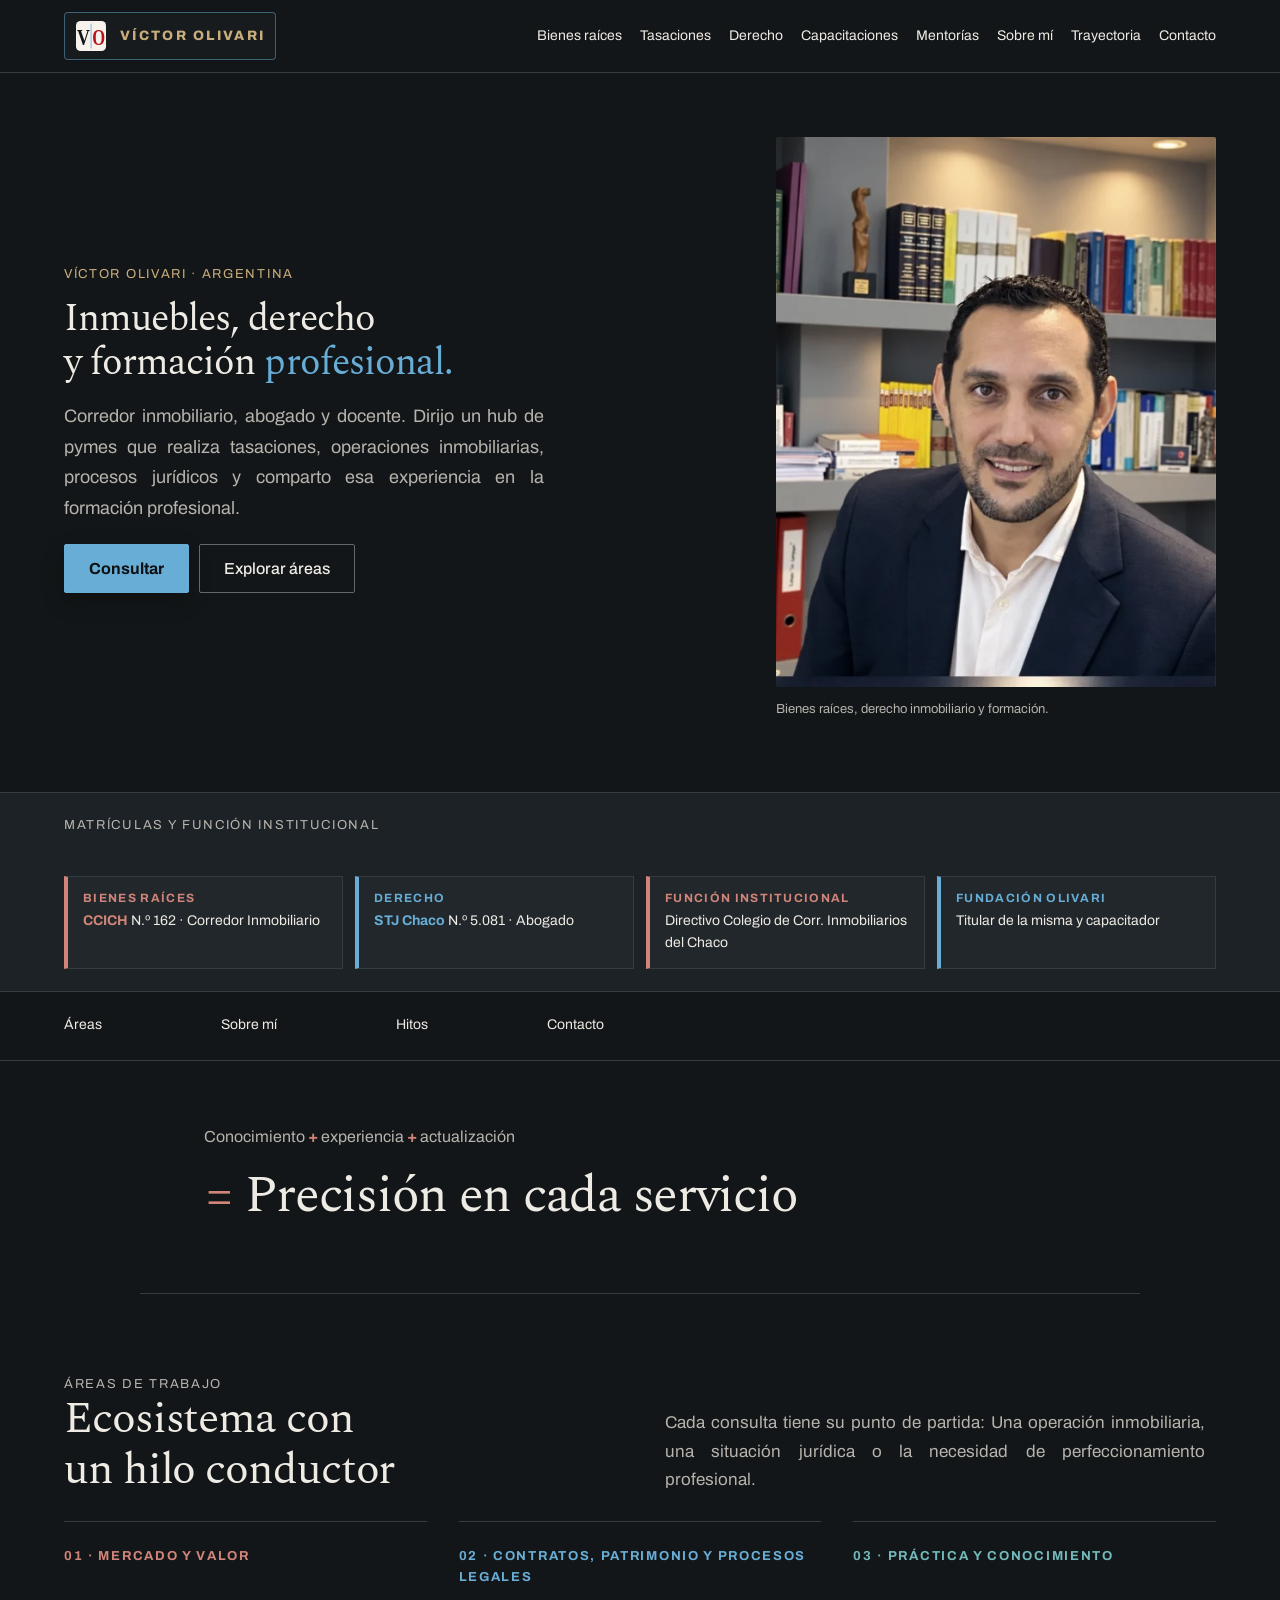
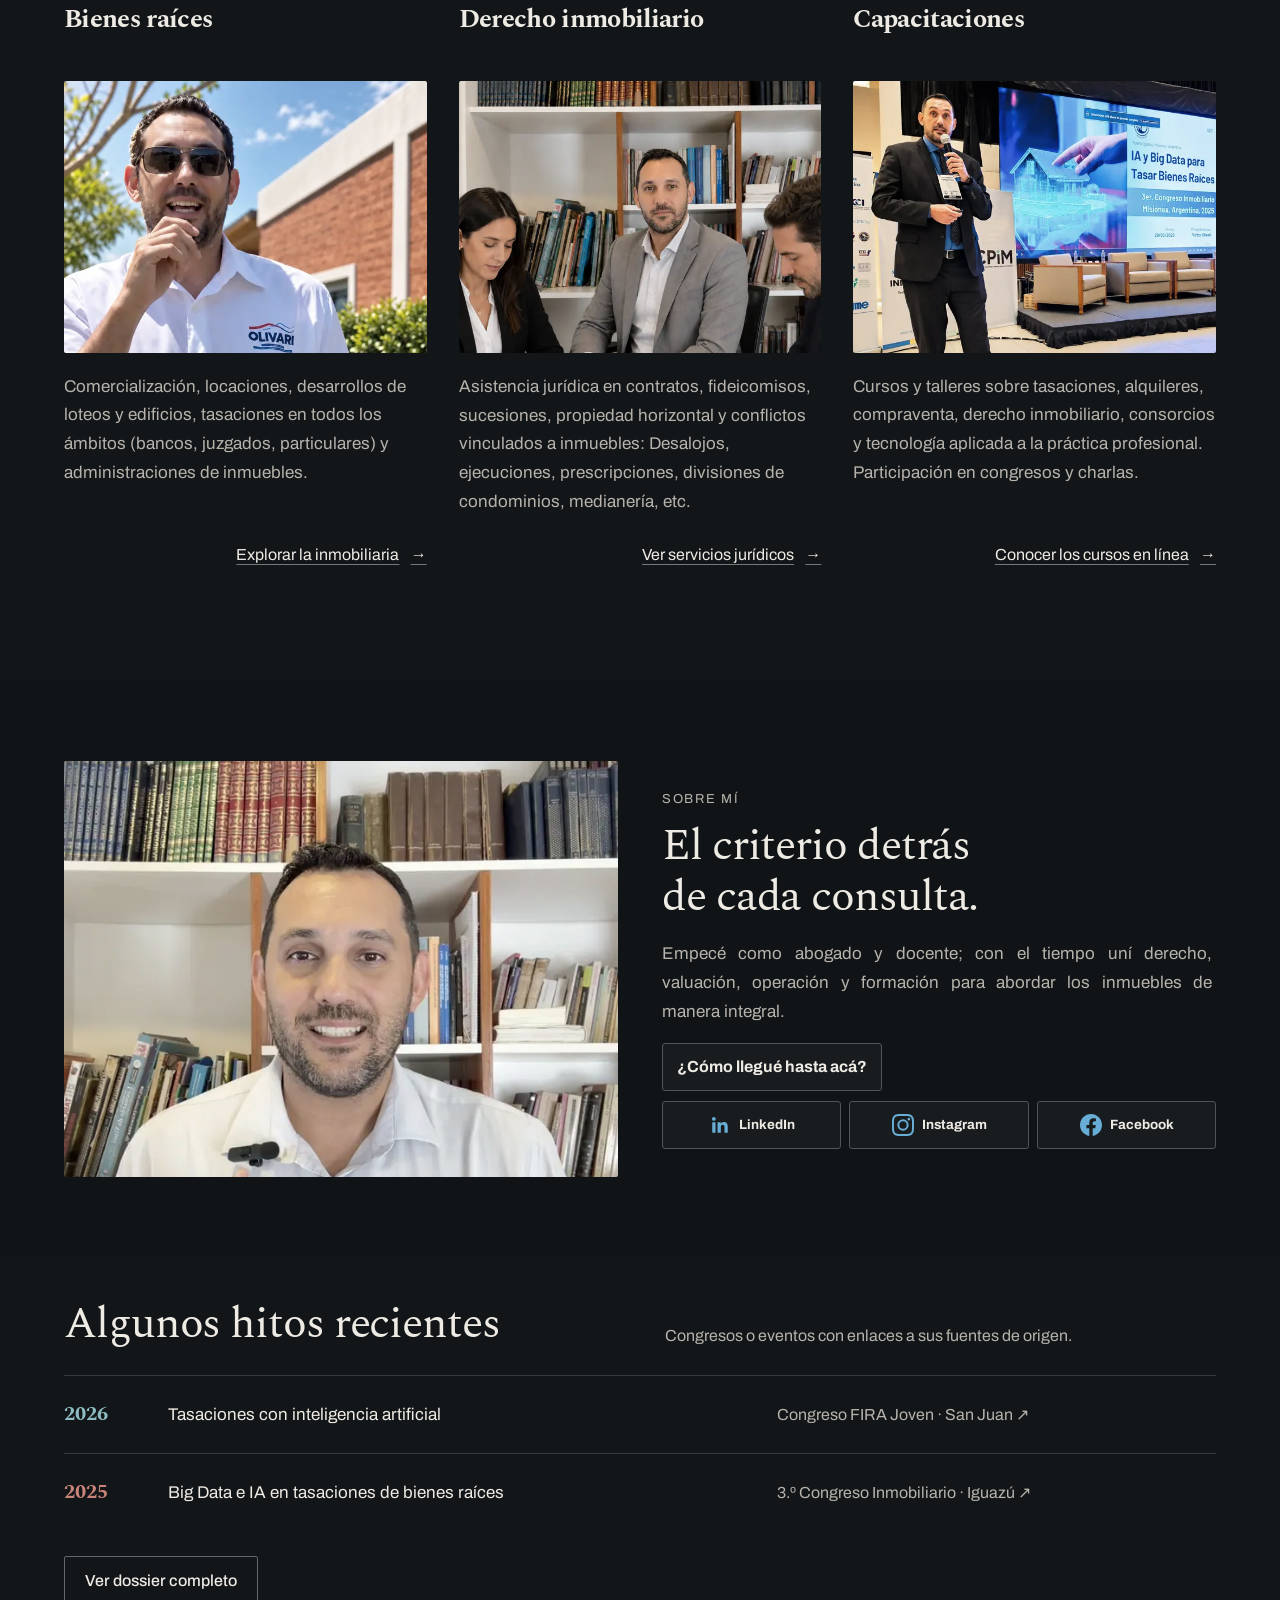
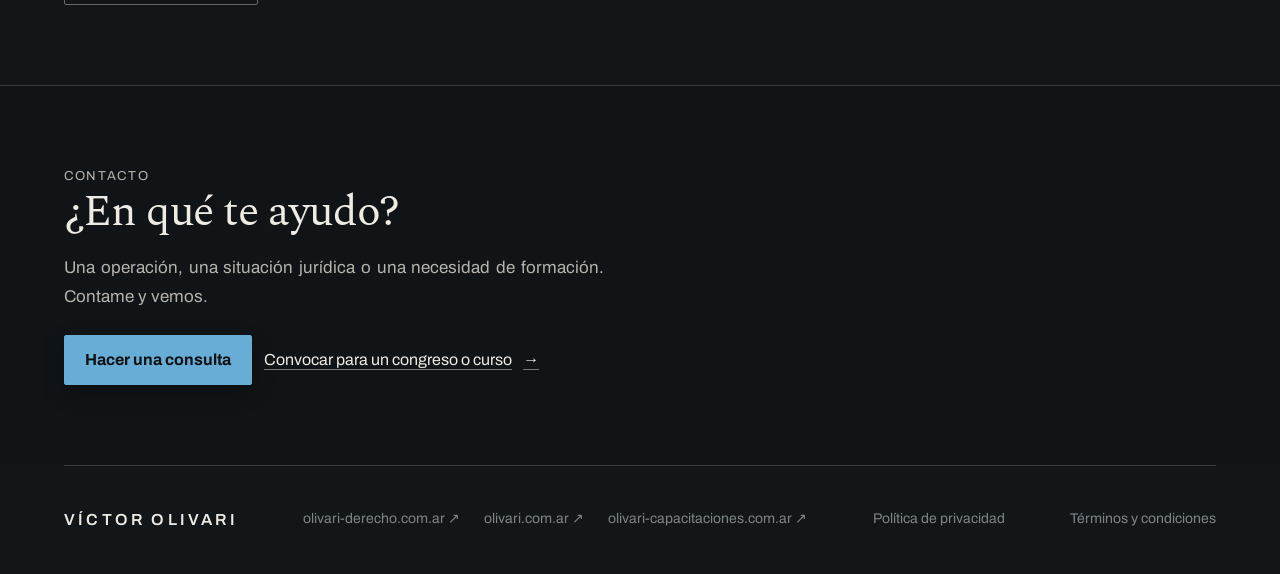
<file: index.html>
<!doctype html>
<html lang="es">
<head>
<meta charset="utf-8">
<meta name="viewport" content="width=device-width, initial-scale=1">
<title>Víctor Olivari · Corredor inmobiliario y abogado</title>
<meta name="description" content="Página personal de Víctor Olivari: corredor inmobiliario y abogado especializado en bienes raíces, docente y conferencista, referente a nivel nacional.">
<link rel="canonical" href="https://www.victorolivari.com.ar/">
<meta property="og:type" content="website">
<meta property="og:title" content="Víctor Olivari · Corredor inmobiliario y abogado">
<meta property="og:description" content="Página personal de Víctor Olivari: corredor inmobiliario y abogado especializado en bienes raíces, docente y conferencista, referente a nivel nacional.">
<meta property="og:url" content="https://www.victorolivari.com.ar/">
<meta property="og:locale" content="es_AR">
<meta property="og:image" content="https://www.victorolivari.com.ar/compartir.jpg?v=20260920">
<meta property="og:image:width" content="1200">
<meta property="og:image:height" content="630">
<meta property="og:image:alt" content="Víctor Olivari, corredor inmobiliario y abogado">
<meta name="twitter:card" content="summary_large_image">
<meta name="twitter:image" content="https://www.victorolivari.com.ar/compartir.jpg?v=20260920">
<meta name="theme-color" content="#131618">
<meta name="google-site-verification" content="ryguWjFK_LSptSlFDSACkLq6I6N9WkrcxXlGJeg7KpE">
<meta name="robots" content="index, follow, max-image-preview:large">
<script type="application/ld+json">
{
  "@context": "https://schema.org",
  "@graph": [
    {
      "@type": "WebSite",
      "@id": "https://www.victorolivari.com.ar/#website",
      "url": "https://www.victorolivari.com.ar/",
      "name": "Víctor Olivari",
      "description": "Sitio oficial de Víctor Olivari sobre bienes raíces, derecho inmobiliario, tasaciones, capacitaciones y mentorías profesionales.",
      "inLanguage": "es-AR",
      "publisher": { "@id": "https://www.victorolivari.com.ar/#victor-olivari" }
    },
    {
      "@type": "Person",
      "@id": "https://www.victorolivari.com.ar/#victor-olivari",
      "name": "Víctor Hugo Olivari",
      "alternateName": "Víctor Olivari",
      "url": "https://www.victorolivari.com.ar/",
      "image": "https://www.victorolivari.com.ar/fotos/home.webp",
      "jobTitle": ["Corredor inmobiliario", "Abogado", "Docente"],
      "address": {
        "@type": "PostalAddress",
        "addressLocality": "Resistencia",
        "addressRegion": "Chaco",
        "addressCountry": "AR"
      },
      "sameAs": [
        "https://www.linkedin.com/in/victor-olivari-1b532aa4/",
        "https://www.instagram.com/victorolivari/",
        "https://www.facebook.com/victor.olivari/",
        "https://www.youtube.com/@VictorOlivari-youtube"
      ]
    }
  ]
}
</script>
<link rel="icon" type="image/svg+xml" href="/favicon.svg?v=20260909-2">
<link rel="icon" type="image/png" sizes="32x32" href="/favicon-32.png?v=20260909-1">
<link rel="icon" type="image/png" sizes="16x16" href="/favicon-16.png?v=20260909-1">
<link rel="apple-touch-icon" sizes="180x180" href="/apple-touch-icon.png?v=20260909-1">
<link rel="manifest" href="/site.webmanifest?v=20260906">
<link rel="preconnect" href="https://fonts.googleapis.com">
<link rel="preconnect" href="https://fonts.gstatic.com" crossorigin>
<link rel="stylesheet" href="https://fonts.googleapis.com/css2?family=Archivo:wght@400;500;600&family=Spectral:wght@400&display=swap">
<style>

    body { margin: 0; background: #131618; }
    a { color: inherit; text-decoration: none; }
    a:hover { color: var(--ocre); }

    .page {
      background: #131618; color: #EAE6E0;
      font-family: Archivo, Helvetica Neue, sans-serif;
      --h1: calc(clamp(30px, 3.75vw, 48px) * var(--ts));
      --quote: calc(clamp(26px, 3.125vw, 40px) * var(--ts));
      --h2: calc(clamp(23px, 2.66vw, 34px) * var(--ts));
      --h3: calc(clamp(19px, 1.875vw, 24px) * var(--ts));
      --body: calc(clamp(16px, 1.3vw, 17px) * var(--bs));
      --small: calc(clamp(14.5px, 1.2vw, 15.5px) * var(--bs));
      --label: calc(clamp(12px, 1vw, 13px) * var(--bs));
      --ink: #EAE6E0; --muted: #A29C95; --panel: #1D2124; --deep: #0E1113; --line: #2A2F32;
    }
    .h { font-family: var(--tf); font-weight: 700; letter-spacing: -0.03em; line-height: 1.1; margin: 0; }
    .wrap { padding-left: 80px; padding-right: 80px; }
    .lbl { font-size: var(--label); letter-spacing: 0.2em; text-transform: uppercase; color: var(--muted); }
    .body { font-size: var(--body); line-height: 1.72; color: var(--muted); margin: 0; }
    .ph { background: var(--panel); overflow: hidden; }
    .ph img { width: 100%; height: 100%; object-fit: cover; display: block; }
    .photo { background: var(--panel); border: 1px dashed #454D51; display: flex; align-items: center; justify-content: center; text-align: center; padding: 14px; color: #7C858A; font-size: var(--label); letter-spacing: 0.08em; line-height: 1.7; }

    /* --- botones: neutros en reposo, color del area al pasar el mouse --- */
    .b { border: 1px solid #3D4548; color: var(--ink); background: transparent;
         padding: 15px 24px; font-size: var(--small); font-weight: 600; letter-spacing: 0.05em;
         text-transform: uppercase; display: inline-block; cursor: pointer;
         transition: background .16s ease, border-color .16s ease, color .16s ease; }
    .b-br:hover  { background: var(--rojo);    border-color: var(--rojo);    color: #FFFFFF; }
    .b-tas:hover { background: var(--rojo);    border-color: var(--rojo);    color: #FFFFFF; }
    .b-der:hover { background: var(--gris);    border-color: var(--gris);    color: #131618; }
    .b-cap:hover { background: var(--verde);   border-color: var(--verde);   color: #FFFFFF; }
    .b-mi:hover  { background: var(--ocre);    border-color: var(--ocre);    color: #131618; }
    .b-men:hover { background: var(--violeta); border-color: var(--violeta); color: #131618; }

    .nav { display: flex; align-items: center; justify-content: space-between; padding-top: 18px; padding-bottom: 18px; border-bottom: 1px solid var(--line); }
    .nav-links { display: flex; gap: 28px; font-size: var(--small); color: var(--muted); }
    .nav-links a { transition: color .16s ease; }
    .nl-br:hover { color: var(--rojo); } .nl-der:hover { color: var(--gris); }
    .nl-cap:hover { color: var(--verde); } .nl-mi:hover { color: var(--ocre); }
    .nl-men:hover { color: var(--violeta); }
    .nav-burger { display: none; }

    .hero { display: grid; grid-template-columns: 1.55fr 1fr; gap: 52px; padding-top: 40px; padding-bottom: 56px; align-items: center; }
    .hero-ctas { display: flex; gap: 10px; flex-wrap: wrap; }

    .creds { background: var(--panel); border-top: 1px solid var(--line); border-bottom: 1px solid var(--line); padding-top: 26px; padding-bottom: 26px; display: flex; justify-content: space-between; align-items: center; gap: 28px; flex-wrap: wrap; }
    .creds-list { display: flex; gap: 40px; flex-wrap: wrap; font-size: var(--small); color: #CFC9C2; }

    .units { display: grid; grid-template-columns: repeat(3, minmax(0, 1fr)); gap: 20px; }
    .unit { background: var(--panel); display: flex; flex-direction: column; }
    .unit-body { padding: 30px 28px 28px 28px; display: flex; flex-direction: column; gap: 15px; flex-grow: 1; }

    .about { display: grid; grid-template-columns: 1fr 1fr; gap: 48px; align-items: center; }
    .gallery { display: grid; grid-template-columns: repeat(2, minmax(0, 1fr)); gap: 16px; }

    .tray-row { display: grid; grid-template-columns: 84px 1fr 260px; gap: 26px; padding: 18px 0; border-top: 1px solid var(--line); align-items: baseline; }
    .tray-year { font-family: var(--tf); font-size: calc(var(--body) * 1.2); font-weight: 700; }
    details > summary { list-style: none; cursor: pointer; padding: 16px 0; border-top: 1px solid var(--line); font-size: var(--small); font-weight: 600; letter-spacing: 0.05em; text-transform: uppercase; color: var(--muted); display: flex; justify-content: space-between; align-items: center; }
    details > summary::-webkit-details-marker { display: none; }
    details > summary:hover { color: var(--ink); }
    details[open] > summary .mas { display: none; }
    details:not([open]) > summary .menos { display: none; }

    .close-ctas { display: flex; gap: 10px; justify-content: center; flex-wrap: wrap; }
    .foot { display: flex; justify-content: space-between; align-items: center; gap: 20px; flex-wrap: wrap; font-size: var(--label); color: #7C858A; border-top: 1px solid var(--line); padding-top: 32px; padding-bottom: 32px; }
    .foot-links { display: flex; gap: 24px; flex-wrap: wrap; }

    @media (max-width: 1300px) {
      .wrap { padding-left: 52px; padding-right: 52px; }
      .hero { gap: 40px; grid-template-columns: 1.4fr 1fr; }
      .tray-row { grid-template-columns: 76px 1fr 200px; gap: 20px; }
    }
    @media (max-width: 900px) {
      .hero { grid-template-columns: 1fr; gap: 36px; }
      .units { grid-template-columns: 1fr; }
      .about { grid-template-columns: 1fr; gap: 32px; }
    }
    @media (max-width: 640px) {
      .wrap { padding-left: 22px; padding-right: 22px; }
      .nav-links { display: none; } .nav-burger { display: block; }
      .hero { padding-top: 28px; padding-bottom: 40px; }
      .hero-ctas { flex-direction: column; align-items: stretch; }
      .b { text-align: center; padding: 16px 20px; }
      .creds-list { gap: 14px; flex-direction: column; }
      .gallery { grid-template-columns: 1fr; }
      .tray-row { grid-template-columns: 1fr; gap: 4px; padding: 16px 0; }
      .tray-src { text-align: left !important; }
      .close-ctas { flex-direction: column; align-items: stretch; }
      .foot { flex-direction: column; align-items: flex-start; gap: 14px; }
    }
  /*EDITORIAL*/
/* Diseño compartido. sincronizar-editorial.py lo integra en los artboards. */
html { color-scheme: dark; scroll-padding-top: 5.5rem; }
body { margin: 0; background: #131618; }
.page { --ts: 1; --bs: 1; --tf: Spectral, Georgia, serif;
  --rojo: #C98579; --gris: #BAC5CA; --verde: #8DBDC3; --ocre: #C9AE7D; --violeta: #B4A7CA;
  --ink: #EEEAE4; --muted: #B6B3AD; --panel: #1C2225; --deep: #101416; --line: #353C3F;
  --h1: clamp(2.15rem, 1.4rem + 3vw, 4.25rem); --h2: clamp(1.8rem, 1.3rem + 1.8vw, 2.8rem);
  --h3: clamp(1.3rem, 1.1rem + .6vw, 1.65rem); --quote: clamp(1.8rem, 1.1rem + 2.6vw, 3.2rem);
  --body: 1.0625rem; --small: 1rem; --label: .8125rem;
  font-family: Archivo, 'Helvetica Neue', Arial, sans-serif; color: var(--ink); line-height: 1.6;
  overflow-wrap: break-word; min-height: 100vh; }
.page *, .page *::before, .page *::after { box-sizing: border-box; }
.page { --rojo: #C98579 !important; --gris: #BAC5CA !important; --verde: #8DBDC3 !important;
  --ocre: #C9AE7D !important; --violeta: #B4A7CA !important; }
.page [hidden] { display: none !important; }
.page img { display: block; max-width: 100%; }
.page a { color: inherit; text-decoration: none; text-underline-offset: .25em; }
.page a:focus-visible, .page button:focus-visible, .page summary:focus-visible,
.page input:focus-visible, .page select:focus-visible, .page textarea:focus-visible {
  outline: 2px solid var(--ocre); outline-offset: 5px; }
.page button, .page input, .page select, .page textarea { font: inherit; }
.page button, .page summary, .page a { -webkit-tap-highlight-color: rgba(201,174,125,.15); }
.page .wrap { width: 100%; max-width: 1360px; margin-inline: auto; padding-inline: 22px; }
.page .h { font-family: Spectral, Georgia, serif; font-weight: 400; letter-spacing: -.025em; line-height: 1.15; text-wrap: balance; }
.page h1 { text-transform: none !important; }
.page .lbl { font-family: Archivo, Arial, sans-serif; font-size: .8125rem; letter-spacing: .13em; line-height: 1.6; }
.page .body { color: var(--muted); line-height: 1.7; }
.page .b { display: inline-flex; align-items: center; justify-content: center; gap: .6rem;
  min-height: 48px; padding: 12px 20px; max-width: 100%; border: 1px solid #62696A;
  border-radius: 2px; font-size: 1rem; font-family: Archivo, Arial, sans-serif;
  line-height: 1.45; font-weight: 500; letter-spacing: 0; text-transform: none;
  color: var(--ink); background: transparent; cursor: pointer;
  transition: background .18s ease, color .18s ease, border-color .18s ease; }
.page .b.primary { background: var(--ink); border-color: var(--ink); color: #131618; }
.page .text-link { display: inline-flex; gap: .7rem; align-items: center; min-height: 44px;
  text-decoration: underline; text-decoration-color: #737A7B; }
.page .text-link::after { content: '→'; font-family: Arial, sans-serif; transition: transform .2s ease; }
.page .text-link[target='_blank']::after { content: '↗'; }
.page .skip-link { position: absolute; left: 22px; top: -150px; z-index: 100;
  background: var(--ink); color: #131618; padding: 14px 20px; }
.page .skip-link:focus { top: 12px; }
.page .site-header { position: sticky; top: 0; z-index: 30; background: #131618; border-bottom: 1px solid var(--line); }
.page .site-nav { display: flex; align-items: center; justify-content: space-between; gap: 18px; min-height: 72px; }
.page .brand { font-family: Archivo, Arial, sans-serif; font-size: .85rem; letter-spacing: .16em; font-weight: 600; white-space: nowrap; }
.page .desktop-links { display: none; }
.page .mobile-menu > summary { display: flex; gap: 10px; align-items: center; justify-content: center;
  min-width: 76px; min-height: 48px; padding: 8px 0; border: 0; color: var(--ink);
  font-size: .875rem; letter-spacing: 0; text-transform: none; }
.page summary { cursor: pointer; list-style: none; }
.page summary::-webkit-details-marker { display: none; }
.page .menu-icon { width: 20px; height: 12px; border-top: 1px solid; border-bottom: 1px solid; }
.page .mobile-menu[open] .menu-icon { height: 1px; border-bottom: 0; }
.page .mobile-links { position: absolute; inset: 72px 0 auto; padding: 12px 22px 24px;
  background: #1C2225; border-bottom: 1px solid var(--line); max-height: calc(100vh - 72px); max-height: calc(100dvh - 72px); overflow: auto; }
.page .mobile-links a { display: block; padding: 12px 0; min-height: 48px; border-bottom: 1px solid var(--line); }
.page [aria-current='page'] { color: var(--ocre); }
.page main { outline: none; }
.page .location-guide { display: flex; align-items: center; flex-wrap: wrap; gap: 8px 24px;
  padding-block: 12px; border-bottom: 1px solid var(--line); font-size: .875rem; }
.page .breadcrumb, .page .section-links { display: flex; align-items: center; flex-wrap: wrap; gap: 4px 18px; }
.page .breadcrumb { color: var(--muted); }
.page .location-guide a { display: inline-flex; align-items: center; gap: 8px; min-height: 44px; }
.page .location-guide a:hover { color: var(--ocre); }
.page .back-link { color: var(--ocre); padding-right: 20px; border-right: 1px solid var(--line); }
.page .section-links { justify-content: space-between; flex: 1; max-width: 540px; gap: 4px 12px; }
.page .section-links a { border-bottom: 1px solid transparent; }
.page .section-links a:hover, .page .section-links a:focus-visible { border-bottom-color: var(--ocre); }
.page main [id] { scroll-margin-top: 1rem; }
.page .hero { display: grid; grid-template-columns: minmax(0,1fr); gap: 26px; padding-block: 32px 44px; }
.page .hero-copy .lbl { color: var(--ocre); margin-bottom: 12px; }
.page .hero h1 { font-size: clamp(1.5rem, 6.6vw, 2rem); max-width: none; margin-bottom: 16px; }
.page .hero-title-line { display: block; white-space: nowrap; }
.page .professional { color: #91C9E8; }
.page .unit[style*='--gris'] .lbl { color: var(--ocre); }
.page .hero .hero-intro { max-width: 48ch; font-size: 1rem; margin: 0 0 20px; }
.page .hero-ctas { display: flex; flex-direction: row; flex-wrap: wrap; gap: 10px; }
.page .hero-ctas .b { flex: 1 1 auto; padding-inline: 14px; }
.page .hero-portrait { margin: 0; min-width: 0; }
.page .hero-portrait .ph { height: 245px; border-radius: 2px; }
.page .hero-portrait img { object-position: 60% 38%; }
.page figcaption { margin-top: 12px; font-size: .8125rem; color: var(--muted); }
.page .ph { background: var(--panel); padding: 0 !important; border: 0 !important; overflow: hidden; border-radius: 2px; }
.page .ph img { display: block; width: 100%; height: 100%; object-fit: cover; filter: saturate(.8); }
.page .section { padding-block: 48px; }
.page .section-head { display: grid; gap: 14px; margin-bottom: 26px; }
.page .section-head h2 { font-size: var(--h2); }
.page .section-head p { max-width: 54ch; margin: 0; }
.page .creds { padding-block: 22px; border-block: 1px solid var(--line); background: var(--panel); }
.page .creds-list { display: flex; flex-direction: column; gap: 8px; font-size: .875rem; margin-top: 12px; }
.page .manifesto { max-width: 1000px; padding-block: 44px; }
.page .manifesto p { font-size: var(--quote); line-height: 1.3; margin: 0; }
.page .manifesto { padding-block: clamp(36px, 5vw, 72px); border-bottom: 1px solid var(--line); }
.page .manifesto .manifesto-premise { font: 400 1rem/1.5 Archivo, Arial, sans-serif; color: var(--muted); margin-bottom: 14px; }
.page .manifesto-premise span, .page .manifesto-equals { color: var(--ocre); }
.page .units { display: grid; grid-template-columns: minmax(0,1fr); gap: 16px; }
.page .unit { background: transparent; border-top: 1px solid var(--line); min-width: 0; }
.page .unit-body { padding: 24px 0; display: flex; flex-direction: column; align-items: flex-start; gap: 12px; }
.page .unit h3 { margin: 0; font-size: 1.65rem; }
.page .unit p { margin: 0; }
.page .unit .text-link { margin-top: auto; }
.page .unit .lbl { color: var(--area, var(--muted)); }
.page .unit-photo { margin: 6px 0; width: 100%; aspect-ratio: 4 / 3; }
.page .unit-photo img { object-position: center 30%; }
.page .unit-photo img[src*='INMO'] { object-position: center 10%; }
.page .unit-photo img[src*='curso1'] { object-position: 28% center; }
.page .about .about-portrait { aspect-ratio: 1 / 1; }
.page .about-portrait img { object-position: center 40%; }
.page .about { display: grid; grid-template-columns: minmax(0,1fr); gap: 28px; }
.page .about .ph { aspect-ratio: 4 / 3; }
.page .about h2 { font-size: var(--h2); margin: 12px 0 18px; }
.page .about p { max-width: 55ch; }
.page .about .text-link { margin-top: 16px; }
.page .gallery { display: grid; grid-template-columns: minmax(0,1fr); gap: 26px; }
.page .gallery figure { margin: 0; }
.page .gallery .ph { aspect-ratio: 16 / 10; }
.page .close-ctas { display: flex; flex-direction: row; flex-wrap: wrap; gap: 12px; justify-content: flex-start; }
.page .closing { border-top: 1px solid var(--line); }
.page .closing h2 { font-size: var(--h2); margin-bottom: 16px; }
.page .closing p { margin: 0 0 24px; max-width: 54ch; }
.page .foot { display: flex; flex-direction: column; align-items: flex-start; gap: 22px; padding-block: 32px; font-size: .875rem; }
.page .foot .h { font: 600 .85rem Archivo, Arial, sans-serif; white-space: nowrap; }
.page .foot-links { display: flex; flex-wrap: wrap; gap: 6px 24px; }
.page .social-links { display: flex; flex-wrap: wrap; gap: 12px 24px; }
.page .social-links a { display: inline-flex; align-items: center; gap: 10px; min-height: 48px; font-size: 1rem; color: var(--muted); }
.page .social-links a:hover { color: var(--ocre); }
.page .social-links svg { width: 20px; height: 20px; flex-shrink: 0; fill: currentColor; }
.page .area-socials { margin-top: 32px; padding-block: 24px 32px; border-top: 1px solid var(--line); }
.page .area-socials .lbl { margin-bottom: 10px; }
.page .foot a { min-height: 44px; display: inline-flex; align-items: center; overflow-wrap: anywhere; }
.page .phero { display: grid; grid-template-columns: minmax(0,1fr); gap: 28px; padding-block: 36px 44px; }
.page .phero .ph { max-height: 300px; aspect-ratio: 4 / 3 !important; }
.page .phero h1 { max-width: 22ch; }
.page .phero .body { font-size: var(--body) !important; }
.page .relato { max-width: 66ch; }
.page .relato p, .page .relato .entrada { font-size: var(--body); line-height: 1.75; }
.page .destacado { font: 400 var(--h3)/1.5 Spectral, Georgia, serif; border-left: 1px solid var(--ocre); margin: 24px 0; }
.page .story-pill { display: inline-flex; align-items: center; max-width: 100%; margin: 6px 0 22px;
  padding: 8px 13px; border: 1px solid color-mix(in srgb, var(--ocre) 58%, transparent);
  border-radius: 999px; color: var(--ink); background: rgba(201,174,125,.08);
  font-size: .875rem; font-weight: 600; line-height: 1.35; }
.page .cols2, .page .cols3 { display: grid; grid-template-columns: minmax(0,1fr); gap: 18px; }
.page .cols2 > *, .page .cols3 > *, .page .row > *, .page .tray-row > * { min-width: 0; }
.page .card { padding: 24px; border-top-width: 1px !important; }
.page .row, .page .tray-row { display: grid; grid-template-columns: minmax(0,1fr) !important; gap: 10px; padding-block: 22px; }
.page .tray-src { text-align: left !important; }
.page .tray-thumb { width: 100%; max-width: 280px; }
.page .practice-list { border-top: 1px solid var(--line); }
.page .practice { border-bottom: 1px solid var(--line); }
.page .practice > summary { min-height: 64px; display: flex; align-items: center; justify-content: space-between;
  gap: 18px; border: 0; font-family: Archivo, Arial, sans-serif; font-size: 1.0625rem; color: var(--ink); font-weight: 400; letter-spacing: 0; text-transform: none; }
.page .practice > summary::after { content: '+'; font: 300 1.6rem Arial, sans-serif; color: var(--muted); flex-shrink: 0; }
.page .practice[open] > summary::after { content: '−'; }
.page .practice > .body { padding-bottom: 24px; max-width: 65ch; }
.page .program-group { margin-bottom: 24px; }
.page .program-group > summary { min-height: 64px; border: 0; font-weight: 400; letter-spacing: 0; text-transform: none; gap: 16px; color: var(--ink); }
.page .program-group > summary::after { content: '+'; font: 1.5rem Arial, sans-serif; }
.page .program-group[open] > summary::after { content: '−'; }
.page .program-group .cols3 { padding-bottom: 12px; }
.page .program-group .h { font-family: Archivo, Arial, sans-serif; font-size: 1.125rem !important; line-height: 1.4; }
.page .program-group > summary .h { font: 400 1.5rem/1.3 Spectral, Georgia, serif !important; }
.page .program-group summary { display: flex; align-items: center; justify-content: space-between; }
.page .contact-areas { display: grid; gap: 18px; }
.page .contact-area { border: 1px solid var(--line); padding: 0 20px; background: var(--panel); }
.page .contact-area > summary { min-height: 80px; border: 0; text-transform: none; letter-spacing: 0; color: var(--ink); font-size: 1.125rem; gap: 16px; }
.page .contact-area > summary::after { content: '+'; font: 1.5rem Arial, sans-serif; }
.page .contact-area[open] > summary::after { content: '−'; }
.page .contact-area .card { padding: 0 0 24px; border: 0 !important; }
.page .campo > span { font-size: .875rem; text-transform: none; letter-spacing: 0; }
.page .campo input, .page .campo select, .page .campo textarea { width: 100%; min-width: 0; max-width: 100%; min-height: 48px;
  padding: 12px; background: #131618; color: var(--ink); border: 1px solid #61696D; border-radius: 2px; font-size: 1rem; }
.page .campo textarea { min-height: 120px; }
.page .campo input::placeholder, .page .campo textarea::placeholder { color: #A9ACAC; opacity: 1; }
.page .via { overflow-wrap: anywhere; }
.page .via svg { flex-shrink: 0; }
.page .chip { font-size: 1rem; }
.page .record-img { max-width: 100%; height: auto; }
.page .cta-movil { position: static !important; display: flex !important; width: fit-content !important; max-width: calc(100% - 44px); margin: 0 auto 32px; padding: 14px 20px; gap: 10px; align-items: center; border: 1px solid var(--line); background: transparent !important; color: var(--ink) !important; box-shadow: none !important; border-radius: 2px !important; }
@media (hover: hover) {
  .page .b:hover { background: #2B3336; color: var(--ink); border-color: var(--ocre); }
  .page .b.primary:hover { background: #D8C9AD; color: #131618; border-color: #D8C9AD; }
  .page .text-link:hover, .page .foot a:hover, .page .desktop-links a:hover { color: var(--ocre); }
  .page .text-link:hover::after { transform: translateX(3px); }
}
@media (max-width: 699px) {
  .page .anio-cuerpo > div[style*='grid-template-columns'] { grid-template-columns: minmax(0, 1fr) !important; gap: 8px !important; }
  .page .anio-cuerpo > div > div { min-width: 0; }
  .page .wrap[style*='padding-top'] { padding-top: 40px !important; }
  .page .wrap[style*='padding-bottom'] { padding-bottom: 40px !important; }
  .page .wrap[style*='padding-bottom: 18px'], .page .wrap[style*='padding-bottom: 26px'] { padding-bottom: 18px !important; }
  .page .cols2[style], .page .cols3[style] { gap: 22px !important; }
  .page h2[style*='max-width'] { max-width: 100% !important; }
}
@media (min-width: 700px) {
  .page .wrap { padding-inline: 40px; }
  .page .hero { grid-template-columns: minmax(0,1.1fr) minmax(0,1fr); gap: 36px; align-items: center; padding-block: 52px; }
  .page .hero h1 { font-size: clamp(1.4rem, 3vw, 3rem); }
  .page .hero-portrait .ph { height: auto; aspect-ratio: 4 / 5; }
  .page .hero-portrait img { object-position: 100% 45%; }
  .page .section { padding-block: 64px; }
  .page .creds-list { flex-direction: row; flex-wrap: wrap; gap: 12px 32px; }
  .page .units { grid-template-columns: minmax(0,1fr); gap: 24px; }
  .page .unit-body { display: grid; grid-template-columns: minmax(0,.85fr) minmax(0,1fr); gap: 14px 28px; align-items: start; }
  .page .unit-body > * { grid-column: 2; }
  .page .unit-body .unit-photo { grid-column: 1; grid-row: 1 / 5; aspect-ratio: 4 / 5; margin: 0; }
  .page .unit-body .text-link { align-self: end; }
  .page .unit-body { height: 100%; }
  .page .gallery, .page .cols2, .page .cols3 { grid-template-columns: repeat(2,minmax(0,1fr)); }
  .page .about { grid-template-columns: repeat(2,minmax(0,1fr)); gap: 44px; align-items: center; }
  .page .phero { grid-template-columns: minmax(0,1.25fr) minmax(0,1fr); padding-block: 56px; }
  .page .phero .ph { max-height: 430px; }
  .page .phero.text-only { grid-template-columns: 1fr; }
  .page .tray-row { grid-template-columns: 80px minmax(0,1fr) minmax(180px,.75fr) !important; gap: 24px; }
  .page .row { grid-template-columns: minmax(170px,.6fr) minmax(0,1.7fr) !important; gap: 26px; }
  .page .contact-areas { max-width: 820px; }
}
@media (min-width: 1100px) {
  .page .wrap { padding-inline: 64px; }
  .page .hero { gap: 80px; padding-block: 64px 72px; }
  .page .hero-portrait { max-width: 440px; justify-self: end; width: 100%; }
  .page .hero .hero-intro { font-size: 1.125rem; }
  .page .hero-ctas .b { flex: none; padding-inline: 24px; }
  .page .desktop-links { display: flex; align-items: center; gap: 18px; font-size: .875rem; }
  .page .desktop-links a { display: inline-flex; align-items: center; min-height: 44px; white-space: nowrap; }
  .page .mobile-menu { display: none; }
  .page .section { padding-block: 80px; }
  .page .section-head { grid-template-columns: 1fr 1fr; gap: 50px; align-items: end; }
  .page .cols3 { grid-template-columns: repeat(3,minmax(0,1fr)); }
  .page .units { grid-template-columns: repeat(3,minmax(0,1fr)); gap: 32px; }
  .page .unit-body { display: flex; gap: 16px; }
  .page .unit-body > .lbl { min-height: 3.2em; }
  .page .unit-body > h3 { min-height: 2.3em; }
  .page .unit-body .unit-photo { aspect-ratio: 4 / 3; margin: 0 0 4px; }
  .page .foot { flex-direction: row; flex-wrap: wrap; justify-content: space-between; align-items: center; }
}
@media (prefers-reduced-motion: no-preference) {
  html { scroll-behavior: smooth; }
  .page details[open] > .body, .page details[open] > .cols3, .page details[open] > .card { animation: editorial-open .22s ease-out; }
  @keyframes editorial-open { from { opacity: .5; transform: translateY(4px); } to { opacity: 1; transform: none; } }
}
@media (prefers-reduced-motion: reduce) {
  .page *, .page *::before, .page *::after { animation: none !important; transition: none !important; scroll-behavior: auto !important; }
}
/* Fotos de las áreas: se conserva el encuadre original, también en celular. */
.page .phero .area-portrait { max-height: none; }
.page .phero .area-portrait-vertical { aspect-ratio: 3 / 4 !important; width: 100%; max-width: 390px; justify-self: center; }
.page .area-portrait img { object-fit: contain; filter: none; }
.page .course-carousel { min-width: 0; border-block: 1px solid var(--line); }
.page .carousel-heading { display: flex; flex-wrap: wrap; align-items: end; justify-content: space-between; gap: 20px; }
.page .carousel-heading .lbl { margin-bottom: 12px; }
.page .carousel-heading .h { font-size: var(--h2); }
.page .carousel-controls { display: flex; gap: 8px; }
.page .carousel-controls[hidden] { display: none; }
.page .carousel-controls button { min-width: 48px; min-height: 48px; padding: 10px 15px; border: 1px solid var(--line); border-radius: 3px; background: var(--panel); color: var(--ink); font: inherit; font-size: .875rem; cursor: pointer; }
.page .carousel-controls button:hover { border-color: var(--verde); }
.page .carousel-controls button:disabled { cursor: default; color: var(--muted); }
.page .carousel-help { color: var(--muted); font-size: .875rem; line-height: 1.5; margin-block: 18px 22px; }
.page .carousel-viewport { overflow-x: auto; overscroll-behavior-x: contain; scrollbar-width: thin; scrollbar-color: var(--verde) var(--panel); scroll-behavior: auto; padding-bottom: 12px; }
.page .carousel-track { display: flex; gap: 20px; width: max-content; }
.page .carousel-track figure { flex: none; width: min(76vw, 480px); margin: 0; }
.page .carousel-track img { display: block; width: 100%; height: auto; aspect-ratio: 4 / 3; object-fit: contain; background: var(--deep); border-radius: 3px; }
.page .carousel-track figcaption { padding-top: 14px; max-width: 38ch; font-size: .875rem; line-height: 1.5; color: var(--muted); }
/* El texto acompaña a cada imagen, incluso cuando la foto es vertical o panorámica. */
.page .course-carousel .carousel-track figure { display: flex; flex-direction: column; align-items: center; text-align: center; }
.page .course-carousel .carousel-track figcaption { width: 100%; max-width: min(100%, 38ch); text-align: center; }
.page .carousel-viewport:focus-visible, .page .carousel-controls button:focus-visible { outline: 2px solid var(--verde); outline-offset: 3px; }
/* El recorrido reúne fotos de formatos muy diferentes; el fondo unifica la serie
   sin recortar personas ni documentos importantes. */
.page .journey-carousel { margin-top: 10px; }
.page .journey-carousel .carousel-track { gap: 16px; }
.page .journey-carousel .carousel-track figure { width: min(82vw, 560px); }
.page .journey-carousel .carousel-track figure { display: flex; flex-direction: column; align-items: center; text-align: center; }
.page .journey-carousel .carousel-track img { aspect-ratio: 3 / 2; filter: saturate(.88); }
.page .journey-carousel .carousel-track figcaption { min-height: 2.7em; width: 100%; max-width: min(100%, 46ch); padding: 12px 2px 0; color: var(--ink); text-align: center; }
.page .story-more { max-width: 66ch; margin-top: 1.35rem; border-top: 1px solid var(--line); border-bottom: 1px solid var(--line); }
.page .story-more > summary { display: flex; align-items: center; justify-content: space-between; min-height: 56px; cursor: pointer; color: var(--ink); font-size: .9375rem; font-weight: 600; letter-spacing: .04em; list-style: none; }
.page .story-more > summary::-webkit-details-marker { display: none; }
.page .story-more > summary::after { content: '+'; color: var(--ocre); font: 1.5rem/1 Arial, sans-serif; }
.page .story-more[open] > summary::after { content: '−'; }
.page .story-more .relato { padding-bottom: 10px; }
.page .family-story { display: grid; gap: 28px; align-items: center; margin-top: 42px; padding-top: 42px; border-top: 1px solid var(--line); }
.page .family-story .ph { aspect-ratio: 3 / 4; max-width: 390px; justify-self: center; }
.page .family-story .ph img { object-fit: cover; }
/* Mentorías: consultoría de criterio, con el violeta como señal del área. */
.page .mentor-hero { display: grid; gap: 30px; padding-block: 42px 54px; }
.page .mentor-hero-copy { align-self: center; }
.page .mentor-hero .lbl, .page .mentor-section .lbl { color: var(--violeta); }
.page .mentor-hero h1 { margin: 14px 0 22px; max-width: 18ch; font-size: var(--h1); }
.page .mentor-lead { max-width: 62ch; margin: 0; font-size: calc(var(--body) * 1.08); }
.page .mentor-pills { display: flex; flex-wrap: wrap; gap: 9px; margin-top: 26px; }
.page .mentor-pill { display: inline-flex; align-items: center; min-height: 38px; padding: 7px 12px;
  border: 1px solid color-mix(in srgb, var(--violeta) 55%, var(--line)); border-radius: 999px;
  background: color-mix(in srgb, var(--violeta) 8%, transparent); color: var(--ink);
  font-size: .875rem; font-weight: 600; line-height: 1.35; }
.page .mentor-hero figure { margin: 0; align-self: center; }
.page .mentor-hero .ph { aspect-ratio: 3 / 2; }
.page .mentor-hero .ph img { object-fit: cover; object-position: center; filter: saturate(.86); }
.page .mentor-hero figcaption { text-align: center; }
.page .mentor-principle { padding-block: 34px; border-block: 1px solid var(--line);
  background: linear-gradient(90deg, color-mix(in srgb, var(--violeta) 7%, transparent), transparent 72%); }
.page .mentor-principle p { max-width: 900px; margin: 0; font: 400 var(--h3)/1.55 Spectral, Georgia, serif; }
.page .mentor-principle strong { color: var(--violeta); font-weight: 400; }
.page .mentor-section { padding-block: 54px; }
.page .mentor-section-head { display: grid; gap: 14px; margin-bottom: 28px; }
.page .mentor-section-head h2 { margin: 0; font-size: var(--h2); max-width: 21ch; }
.page .mentor-section-head p { max-width: 62ch; margin: 0; }
.page .mentor-grid { display: grid; grid-template-columns: minmax(0,1fr); gap: 14px; }
.page .mentor-card { min-width: 0; padding: 22px; border: 1px solid var(--line); border-top-color: var(--violeta);
  background: linear-gradient(145deg, color-mix(in srgb, var(--violeta) 6%, var(--panel)), var(--panel));
  transition: transform .22s ease, border-color .22s ease, background .22s ease; }
.page .mentor-icon { display: inline-flex; width: 42px; height: 42px; align-items: center; justify-content: center;
  margin-bottom: 18px; border: 1px solid color-mix(in srgb, var(--violeta) 55%, var(--line));
  color: var(--violeta); background: color-mix(in srgb, var(--violeta) 7%, transparent); }
.page .mentor-icon svg { width: 22px; height: 22px; fill: none; stroke: currentColor; stroke-width: 1.55;
  stroke-linecap: round; stroke-linejoin: round; }
.page .mentor-card h3 { margin: 0 0 10px; font: 400 var(--h3)/1.28 Spectral, Georgia, serif; }
.page .mentor-card p { margin: 0; font-size: 1rem; line-height: 1.68; color: var(--muted); }
.page .mentor-case { display: grid; gap: 28px; align-items: center; padding-block: 54px;
  border-block: 1px solid var(--line); }
.page .mentor-case .ph { aspect-ratio: 3 / 2; }
.page .mentor-case .ph img { object-fit: cover; filter: saturate(.88); }
.page .mentor-case h2 { margin: 10px 0 18px; font-size: var(--h2); }
.page .mentor-case p { margin: 0 0 16px; max-width: 60ch; }
.page .mentor-method { display: grid; gap: 0; border-top: 1px solid var(--line); counter-reset: mentor-step; }
.page .mentor-step { position: relative; padding: 26px 0 26px 58px; border-bottom: 1px solid var(--line); counter-increment: mentor-step; }
.page .mentor-step::before { content: '0' counter(mentor-step); position: absolute; left: 0; top: 27px;
  color: var(--violeta); font: 600 .875rem/1 Archivo, Arial, sans-serif; letter-spacing: .08em; }
.page .mentor-step h3 { margin: 0 0 8px; font-size: var(--h3); }
.page .mentor-step p { margin: 0; max-width: 64ch; }
.page .mentor-proof-grid { display: grid; grid-template-columns: minmax(0,1fr); gap: 12px; }
.page .mentor-proof { padding: 20px 0; border-top: 1px solid var(--line); }
.page .mentor-proof strong { display: block; margin-bottom: 7px; color: var(--ink); font-size: 1.0625rem; }
.page .mentor-proof p { margin: 0; }
.page .mentor-more { max-width: 820px; margin-top: 30px; }
.page .mentor-cta { margin-block: 12px 56px; padding-block: 36px; border-top: 1px solid var(--violeta);
  background: linear-gradient(110deg, color-mix(in srgb, var(--violeta) 10%, var(--panel)), var(--panel)); }
.page .mentor-cta h2 { margin: 0 0 14px; font-size: var(--h2); }
.page .mentor-cta p { max-width: 62ch; margin: 0 0 24px; }
@media (hover: hover) {
  .page .mentor-card:hover { transform: translateY(-3px); border-color: color-mix(in srgb, var(--violeta) 68%, var(--line)); }
}
@media (min-width: 700px) {
  .page .family-story { grid-template-columns: minmax(0,1.15fr) minmax(260px,.85fr); gap: 48px; }
  .page .mentor-hero, .page .mentor-case { grid-template-columns: minmax(0,1.12fr) minmax(280px,.88fr); gap: 48px; }
  .page .mentor-grid, .page .mentor-proof-grid { grid-template-columns: repeat(2,minmax(0,1fr)); }
  .page .mentor-section-head { grid-template-columns: minmax(0,.9fr) minmax(0,1.1fr); gap: 38px; align-items: end; }
  .page .mentor-method { grid-template-columns: repeat(3,minmax(0,1fr)); }
  .page .mentor-step { padding: 62px 24px 26px 0; border-right: 1px solid var(--line); }
  .page .mentor-step:last-child { border-right: 0; padding-left: 24px; }
  .page .mentor-step:nth-child(2) { padding-left: 24px; }
  .page .mentor-step::before { left: 0; top: 27px; }
  .page .mentor-step:nth-child(n+2)::before { left: 24px; }
}
@media (min-width: 1100px) {
  .page .mentor-grid { grid-template-columns: repeat(4,minmax(0,1fr)); }
  .page .mentor-hero { padding-block: 70px 82px; gap: 72px; }
  .page .mentor-section { padding-block: 78px; }
}
@media print {
  .page .carousel-controls, .page .carousel-track [aria-hidden="true"] { display: none; }
  .page .carousel-viewport { overflow: visible; }
  .page .carousel-track { width: auto; flex-wrap: wrap; }
  .page .site-header, .page .skip-link, .page .cta-movil { display: none !important; }
  .page .ph img { filter: none; }
}

/* Home oscuro: jerarquía, navegación y código cromático por área. */
.page[data-page="Main"] {
  --home-red: #d18479;
  --home-blue: #67add5;
  --home-blue-hover: #83c5e8;
  --home-training: #72b9bb;
}

.page[data-page="Main"] .hero-copy > .lbl,
.page[data-page="Main"] .manifesto-premise span,
.page[data-page="Main"] .manifesto-equals {
  color: var(--home-red);
}

.page[data-page="Main"] .professional {
  color: var(--home-blue);
}

.page[data-page="Main"] .brand {
  display: inline-flex;
  align-items: center;
  gap: 9px;
  padding: 4px 8px 4px 4px;
  border: 1px solid rgba(103, 173, 213, .28);
  border-radius: 4px;
  background: rgba(255, 255, 255, .025);
  cursor: pointer;
  transition: border-color .18s ease, background .18s ease, box-shadow .18s ease, transform .18s ease;
}

.page[data-page="Main"] .brand::before {
  content: '';
  width: 28px;
  height: 28px;
  flex: 0 0 28px;
  background: url('/favicon-32.png') center / contain no-repeat;
}

.page[data-page="Main"] .brand:hover,
.page[data-page="Main"] .brand:focus-visible {
  border-color: var(--home-blue);
  background: rgba(103, 173, 213, .09);
  box-shadow: 0 5px 16px rgba(0, 0, 0, .28);
  transform: translateY(-1px);
}

.page[data-page="Main"] .mobile-menu > summary {
  min-width: 48px;
  width: 48px;
  padding: 0;
  font-size: 0;
  border: 1px solid transparent;
  border-radius: 4px;
}

.page[data-page="Main"] .mobile-menu > summary:hover,
.page[data-page="Main"] .mobile-menu > summary:focus-visible {
  border-color: var(--home-blue);
  background: rgba(103, 173, 213, .09);
}

.page[data-page="Main"] .menu-icon {
  position: relative;
  width: 27px;
  height: 18px;
  border: 0;
  background: linear-gradient(var(--ink), var(--ink)) center / 100% 2px no-repeat;
}

.page[data-page="Main"] .menu-icon::before,
.page[data-page="Main"] .menu-icon::after {
  content: '';
  position: absolute;
  left: 0;
  width: 100%;
  height: 2px;
  background: var(--ink);
  transition: top .18s ease, transform .18s ease;
}

.page[data-page="Main"] .menu-icon::before { top: 0; }
.page[data-page="Main"] .menu-icon::after { bottom: 0; }

.page[data-page="Main"] .mobile-menu[open] .menu-icon {
  height: 18px;
  background: transparent;
}

.page[data-page="Main"] .mobile-menu[open] .menu-icon::before {
  top: 8px;
  transform: rotate(45deg);
}

.page[data-page="Main"] .mobile-menu[open] .menu-icon::after {
  bottom: 8px;
  transform: rotate(-45deg);
}

.page[data-page="Main"] .b.primary {
  background: var(--home-blue);
  border-color: var(--home-blue);
  color: #0e1113;
  font-weight: 700;
  box-shadow: 0 8px 22px rgba(0, 0, 0, .24);
}

.page[data-page="Main"] .b.primary:hover,
.page[data-page="Main"] .b.primary:focus-visible {
  background: var(--home-blue-hover);
  border-color: var(--home-blue-hover);
  color: #0e1113;
}

.page[data-page="Main"] .b:not(.primary):hover,
.page[data-page="Main"] .b:not(.primary):focus-visible,
.page[data-page="Main"] .hero-ctas .b:not(.primary):active {
  background: transparent;
  border-color: var(--home-blue);
  color: var(--home-blue);
}

.page[data-page="Main"] .manifesto-premise span,
.page[data-page="Main"] .manifesto-equals { font-weight: 800; }

.page[data-page="Main"] #trayectoria { padding-top: 42px; }

.page[data-page="Main"] .creds {
  align-items: flex-start;
}

.page[data-page="Main"] .creds-list {
  display: grid;
  grid-template-columns: repeat(4, minmax(0, 1fr));
  gap: 12px;
  width: 100%;
  color: var(--ink);
}

.page[data-page="Main"] .cred-item {
  display: flex;
  flex-direction: column;
  gap: 4px;
  min-height: 78px;
  padding: 13px 15px;
  border: 1px solid var(--line);
  border-left-width: 4px;
  background: rgba(255, 255, 255, .025);
}

.page[data-page="Main"] .cred-domain {
  font-size: .75rem;
  font-weight: 700;
  line-height: 1.35;
  letter-spacing: .11em;
  text-transform: uppercase;
}

.page[data-page="Main"] .cred-realestate {
  border-left-color: var(--home-red);
}

.page[data-page="Main"] .cred-realestate .cred-domain,
.page[data-page="Main"] .cred-realestate strong {
  color: var(--home-red);
}

.page[data-page="Main"] .cred-law {
  border-left-color: var(--home-blue);
}

.page[data-page="Main"] .cred-law .cred-domain,
.page[data-page="Main"] .cred-law strong {
  color: var(--home-blue);
}

.page[data-page="Main"] .units .unit:nth-child(1) {
  --area: var(--home-red);
}

.page[data-page="Main"] .units .unit:nth-child(2) {
  --area: var(--home-blue);
}

.page[data-page="Main"] .units .unit:nth-child(3) {
  --area: var(--home-training);
}

.page[data-page="Main"] .units .unit:nth-child(1) .lbl { color: var(--home-red); }
.page[data-page="Main"] .units .unit:nth-child(2) .lbl { color: var(--home-blue); }
.page[data-page="Main"] .units .unit:nth-child(3) .lbl { color: var(--home-training); }

.page[data-page="Main"] .unit .lbl,
.page[data-page="Main"] .unit h3 {
  font-weight: 700;
}

.page[data-page="Main"] .units .unit:nth-child(1) .text-link:hover,
.page[data-page="Main"] .units .unit:nth-child(1) .text-link:focus-visible {
  color: var(--home-red);
  text-decoration-color: var(--home-red);
}

.page[data-page="Main"] .units .unit:nth-child(2) .text-link:hover,
.page[data-page="Main"] .units .unit:nth-child(2) .text-link:focus-visible {
  color: var(--home-blue);
  text-decoration-color: var(--home-blue);
}

.page[data-page="Main"] .units .unit:nth-child(3) .text-link:hover,
.page[data-page="Main"] .units .unit:nth-child(3) .text-link:focus-visible {
  color: var(--home-training);
  text-decoration-color: var(--home-training);
}

.page[data-page="Main"] .about .story-link,
.page[data-page="Main"] .about .linkedin-link,
.page[data-page="Main"] .about .social-link {
  min-height: 48px;
  margin-right: 10px;
  padding: 10px 14px;
  border: 1px solid #4d5659;
  border-radius: 3px;
  background: rgba(255, 255, 255, .035);
  color: var(--ink);
  text-decoration: none;
  font-weight: 700;
}

.page[data-page="Main"] .about .story-link::after,
.page[data-page="Main"] .about .linkedin-link::after,
.page[data-page="Main"] .about .social-link::after {
  content: none;
}

.page[data-page="Main"] .about .story-link span {
  font-size: 1.15rem;
}

.page[data-page="Main"] .linkedin-mark {
  display: inline-flex;
  align-items: center;
  justify-content: center;
  width: 24px;
  height: 24px;
  border-radius: 3px;
  background: var(--home-blue);
  color: #0e1113;
  font: 700 .9rem/1 Arial, sans-serif;
  letter-spacing: -.04em;
}

.page[data-page="Main"] .social-mark {
  display: inline-flex;
  align-items: center;
  justify-content: center;
  width: 24px;
  height: 24px;
  border: 1px solid var(--home-blue);
  border-radius: 50%;
  color: var(--home-blue);
  font: 800 .72rem/1 Arial, sans-serif;
}

.page[data-page="Main"] .about .story-link:hover,
.page[data-page="Main"] .about .story-link:focus-visible,
.page[data-page="Main"] .about .linkedin-link:hover,
.page[data-page="Main"] .about .linkedin-link:focus-visible,
.page[data-page="Main"] .about .social-link:hover,
.page[data-page="Main"] .about .social-link:focus-visible {
  border-color: var(--home-blue);
  background: rgba(103, 173, 213, .1);
  color: var(--home-blue);
  box-shadow: 0 5px 16px rgba(0, 0, 0, .24);
}

@media (max-width: 1099px) {
  .page[data-page="Main"] .creds-list {
    grid-template-columns: repeat(2, minmax(0, 1fr));
  }
}

@media (max-width: 699px) {
  .page[data-page="Main"] .hero h1 {
    font-size: clamp(1.75rem, 7.4vw, 2.3rem);
  }

  .page[data-page="Main"] .creds-list {
    grid-template-columns: 1fr;
  }

  .page[data-page="Main"] .brand {
    gap: 7px;
    padding-right: 6px;
  }

  .page[data-page="Main"] .brand::before {
    width: 26px;
    height: 26px;
    flex-basis: 26px;
  }

  .page[data-page="Main"] .about .story-link,
  .page[data-page="Main"] .about .linkedin-link,
  .page[data-page="Main"] .about .social-link {
    width: 100%;
    margin-right: 0;
  }

  .page[data-page="Main"] #trayectoria { padding-top: 34px; }
}

/*/EDITORIAL*/

</style>
<link rel="stylesheet" href="/site-overrides.css?v=20260920">
<script src="/nav-trayectoria.js" defer></script>
<!--GA4--><script async src="https://www.googletagmanager.com/gtag/js?id=G-Y1QVQXYZV7"></script><script>window.dataLayer=window.dataLayer||[];function gtag(){dataLayer.push(arguments);}gtag('js',new Date());gtag('config','G-Y1QVQXYZV7');</script><!--/GA4--></head>
<body>
<div class="page" data-page="Main" style="--rojo: #C98579; --gris: #BAC5CA; --verde: #8DBDC3; --ocre: #C9AE7D; --violeta: #B4A7CA; --tf: Spectral, Georgia, serif; --ts: 1; --bs: 1;"><a class="skip-link" href="#contenido-Main">Ir al contenido</a><header class="site-header"><nav aria-label="Navegación principal" class="wrap site-nav"><a class="brand" href="/">VÍCTOR OLIVARI</a><div class="desktop-links"><a href="/bienes-raices/">Bienes raíces</a><a href="/tasaciones/">Tasaciones</a><a href="/servicios-juridicos/">Derecho</a><a href="/capacitaciones/">Capacitaciones</a><a href="/mentorias/">Mentorías</a><a href="/sobre-mi/">Sobre mí</a><a href="/trayectoria/">Trayectoria</a><a href="/contacto/">Contacto</a></div><details class="mobile-menu"><summary>Menú<span aria-hidden="true" class="menu-icon"></span></summary><div class="mobile-links"><a href="/bienes-raices/">Bienes raíces</a><a href="/tasaciones/">Tasaciones</a><a href="/servicios-juridicos/">Derecho</a><a href="/capacitaciones/">Capacitaciones</a><a href="/mentorias/">Mentorías</a><a href="/sobre-mi/">Sobre mí</a><a href="/trayectoria/">Trayectoria</a><a href="/contacto/">Contacto</a></div></details></nav></header><main id="contenido-Main" tabindex="-1">
<!-- NAV -->

<!-- HERO -->
<div class="wrap hero"><div class="hero-copy">
<h1 class="h"><span class="lbl" style="display: block; font-weight: 400;">Víctor Olivari · Argentina</span>Inmuebles, derecho <span class="hero-title-line">y formación <span class="professional">profesional.</span></span></h1>
<p class="body hero-intro">Corredor inmobiliario, abogado y docente. Dirijo un hub de pymes que realiza tasaciones, operaciones inmobiliarias, procesos jurídicos y comparto esa experiencia en la formación profesional.</p>
<div class="hero-ctas"><a class="b primary" href="/contacto/">Consultar</a><a class="b" href="#areas">Explorar áreas</a></div>
</div>
<figure class="hero-portrait"><div class="ph"><img srcset="/fotos/home-360.webp?v=20260909 360w, /fotos/home-640.webp?v=20260909 640w, /fotos/home.webp?v=20260909 1249w" sizes="(max-width: 699px) calc(100vw - 44px), (max-width: 1099px) 46vw, 600px" alt="Víctor Olivari en su biblioteca" decoding="async" fetchpriority="high" height="1260" src="/fotos/home.webp?v=20260909" width="1249"/></div><figcaption>Bienes raíces, derecho inmobiliario y formación.</figcaption></figure></div>
<!-- CREDENCIALES -->
<div class="wrap creds">
<div class="lbl">Matrículas y función institucional</div>
<div class="creds-list">
<div class="cred-item cred-realestate"><span class="cred-domain">Bienes raíces</span><span><strong>CCICH</strong> N.º 162 · Corredor Inmobiliario</span></div>
<div class="cred-item cred-law"><span class="cred-domain">Derecho</span><span><strong>STJ Chaco</strong> N.º 5.081 · Abogado</span></div>
<div class="cred-item cred-realestate"><span class="cred-domain">Función institucional</span><span>Directivo Colegio de Corr. Inmobiliarios del Chaco</span></div>
<div class="cred-item cred-law"><span class="cred-domain">Fundación Olivari</span><span>Titular de la misma y capacitador</span></div>
</div>
</div>



















<!--GUIA--><div class="wrap location-guide"><a class="back-link" href="/" data-back hidden><span aria-hidden="true">←</span> Volver</a><nav class="section-links" aria-label="Secciones del inicio"><a href="#areas">Áreas</a><a href="#sobre-mi">Sobre mí</a><a href="#trayectoria">Hitos</a><a href="#contacto">Contacto</a></nav></div><!--/GUIA-->
<!-- FRASE -->
<div class="wrap manifesto"><p class="manifesto-premise">Conocimiento <span>+</span> experiencia <span>+</span> actualización</p><p class="h"><span class="manifesto-equals" aria-label="igual a">=</span> Precisión en cada servicio</p></div>
<!-- UNIDADES -->
<div class="wrap section" id="areas"><div class="section-head"><div><div class="lbl">Áreas de trabajo</div><h2 class="h">Ecosistema con un hilo conductor</h2></div><p class="body">Cada consulta tiene su punto de partida: Una operación inmobiliaria, una situación jurídica o la necesidad de perfeccionamiento profesional.</p></div>
<div class="units">
<article class="unit" style="--area: var(--rojo)"><div class="unit-body"><div class="lbl">01 · Mercado y valor</div><h3 class="h">Bienes raíces</h3><figure class="ph unit-photo"><img loading="lazy" decoding="async" width="1120" height="1400" srcset="/fotos/hd-INMO-360.webp 360w, /fotos/hd-INMO-640.webp 640w, /fotos/hd-INMO-960.webp 960w, /fotos/hd-INMO.webp 1120w" sizes="(max-width: 699px) calc(100vw - 44px), (max-width: 1099px) 46vw, 600px" alt="Víctor Olivari durante su actividad inmobiliaria" src="/fotos/hd-INMO.webp" decoding="async"/></figure><p class="body">Comercialización, locaciones, desarrollos de loteos y edificios, tasaciones en todos los ámbitos (bancos, juzgados, particulares) y administraciones de inmuebles.</p><a class="text-link" href="/bienes-raices/">Explorar la inmobiliaria</a></div></article>
<article class="unit" style="--area: var(--gris)"><div class="unit-body"><div class="lbl">02 · Contratos, patrimonio y procesos legales</div><h3 class="h">Derecho inmobiliario</h3><figure class="ph unit-photo"><img loading="lazy" decoding="async" width="1120" height="1400" srcset="/fotos/hd-dcho1-360.webp 360w, /fotos/hd-dcho1-640.webp 640w, /fotos/hd-dcho1-960.webp 960w, /fotos/hd-dcho1.webp 1120w" sizes="(max-width: 699px) calc(100vw - 44px), (max-width: 1099px) 46vw, 600px" alt="Víctor Olivari revisando documentación junto a colegas" src="/fotos/hd-dcho1.webp" decoding="async"/></figure><p class="body">Asistencia jurídica en contratos, fideicomisos, sucesiones, propiedad horizontal y conflictos vinculados a inmuebles: Desalojos, ejecuciones, prescripciones, divisiones de condominios, medianería, etc.</p><a class="text-link" href="/servicios-juridicos/">Ver servicios jurídicos</a></div></article>
<article class="unit" style="--area: var(--verde)"><div class="unit-body"><div class="lbl">03 · Práctica y conocimiento</div><h3 class="h">Capacitaciones</h3><figure class="ph unit-photo"><img loading="lazy" decoding="async" width="1400" height="1050" srcset="/fotos/hd-curso1-360.webp 360w, /fotos/hd-curso1-640.webp 640w, /fotos/hd-curso1-960.webp 960w, /fotos/hd-curso1.webp 1400w" sizes="(max-width: 699px) calc(100vw - 44px), (max-width: 1099px) 46vw, 600px" alt="Víctor Olivari exponiendo sobre IA y Big Data para tasar bienes raíces" src="/fotos/hd-curso1.webp" decoding="async"/></figure><p class="body">Cursos y talleres sobre tasaciones, alquileres, compraventa, derecho inmobiliario, consorcios y tecnología aplicada a la práctica profesional. Participación en congresos y charlas.</p><a class="text-link" href="/capacitaciones/">Conocer los cursos en línea</a></div></article>
</div></div>
<!-- SOBRE MI -->
<div id="sobre-mi" style="background: var(--deep);">
<div class="wrap about section">
<div class="ph about-portrait"><img loading="lazy" decoding="async" width="962" height="1028" srcset="/fotos/hd-yo-360.webp 360w, /fotos/hd-yo-640.webp 640w, /fotos/hd-yo-960.webp 960w, /fotos/hd-yo.webp 962w" sizes="(max-width: 699px) calc(100vw - 44px), (max-width: 1099px) 46vw, 600px" alt="Víctor Olivari compartiendo su experiencia desde la biblioteca" decoding="async" src="/fotos/hd-yo.webp"/></div>
<div><div class="lbl">Sobre mí</div><h2 class="h">El criterio detrás de cada consulta.</h2><p class="body">Empecé como abogado y docente; con el tiempo uní derecho, valuación, operación y formación para abordar los inmuebles de manera integral.</p><a class="text-link story-link" href="/sobre-mi/">¿Cómo llegué hasta acá?</a><div class="personal-socials" id="redes-personales" aria-label="Redes personales"><a class="text-link linkedin-link" href="https://www.linkedin.com/in/victor-olivari-1b532aa4/" target="_blank" rel="noopener noreferrer"><span class="social-logo" aria-hidden="true"><svg viewBox="0 0 24 24"><path d="M20.45 20.45h-3.56v-5.57c0-1.33-.03-3.04-1.85-3.04-1.85 0-2.14 1.45-2.14 2.94v5.67H9.34V8.98h3.42v1.57h.05c.48-.9 1.64-1.85 3.37-1.85 3.6 0 4.27 2.37 4.27 5.46v6.29zM5.32 7.41a2.06 2.06 0 110-4.12 2.06 2.06 0 010 4.12zM7.1 20.45H3.54V8.98H7.1v11.47z"/></svg></span><span>LinkedIn</span></a><a class="text-link social-link" href="https://www.instagram.com/victorolivari/" target="_blank" rel="noopener noreferrer"><span class="social-logo" aria-hidden="true"><svg viewBox="0 0 24 24"><path d="M12 2.16c3.2 0 3.58.01 4.85.07 1.17.05 1.81.25 2.23.41.56.22.96.48 1.38.9.42.42.68.82.9 1.38.16.42.36 1.06.41 2.23.06 1.27.07 1.65.07 4.85s-.01 3.58-.07 4.85c-.05 1.17-.25 1.81-.41 2.23-.22.56-.48.96-.9 1.38-.42.42-.82.68-1.38.9-.42.16-1.06.36-2.23.41-1.27.06-1.65.07-4.85.07s-3.58-.01-4.85-.07c-1.17-.05-1.81-.25-2.23-.41a3.72 3.72 0 01-1.38-.9 3.72 3.72 0 01-.9-1.38c-.16-.42-.36-1.06-.41-2.23-.06-1.27-.07-1.65-.07-4.85s.01-3.58.07-4.85c.05-1.17.25-1.81.41-2.23.22-.56.48-.96.9-1.38.42-.42.82-.68 1.38-.9.42-.16 1.06-.36 2.23-.41 1.27-.06 1.65-.07 4.85-.07zm0-2.16C8.74 0 8.33.01 7.05.07 5.78.13 4.91.33 4.14.63c-.79.31-1.46.72-2.13 1.39C1.35 2.68.94 3.35.63 4.14.33 4.91.13 5.78.07 7.05.01 8.33 0 8.74 0 12s.01 3.67.07 4.95c.06 1.28.26 2.15.56 2.91.31.79.72 1.46 1.39 2.13.67.67 1.34 1.08 2.13 1.39.77.3 1.64.5 2.91.56C8.33 23.99 8.74 24 12 24s3.67-.01 4.95-.07c1.28-.06 2.15-.26 2.91-.56.79-.31 1.46-.72 2.13-1.39.67-.67 1.08-1.34 1.39-2.13.3-.77.5-1.64.56-2.91.06-1.28.07-1.69.07-4.95s-.01-3.67-.07-4.95c-.06-1.28-.26-2.15-.56-2.91-.31-.79-.72-1.46-1.39-2.13A5.38 5.38 0 0019.86.63c-.77-.3-1.64-.5-2.91-.56C15.67.01 15.26 0 12 0z"/><path d="M12 5.84A6.16 6.16 0 1012 18.16 6.16 6.16 0 0012 5.84zm0 10.16a4 4 0 110-8 4 4 0 010 8zm7.85-10.4a1.44 1.44 0 11-2.88 0 1.44 1.44 0 012.88 0z"/></svg></span><span>Instagram</span></a><a class="text-link social-link" href="https://www.facebook.com/victor.olivari/" target="_blank" rel="noopener noreferrer"><span class="social-logo" aria-hidden="true"><svg viewBox="0 0 24 24"><path d="M24 12.07C24 5.45 18.63.07 12 .07S0 5.45 0 12.07c0 5.99 4.39 10.95 10.13 11.85v-8.38H7.08v-3.47h3.05V9.43c0-3.01 1.79-4.67 4.53-4.67 1.31 0 2.69.24 2.69.24v2.95h-1.51c-1.49 0-1.96.93-1.96 1.87v2.25h3.33l-.53 3.47h-2.8v8.38C19.61 23.02 24 18.06 24 12.07z"/></svg></span><span>Facebook</span></a></div></div>
</div>
</div>
<!-- TRAYECTORIA -->
<div class="wrap section" id="trayectoria">
<div class="section-head">
<h2 class="h" style="font-size: var(--h2);">Algunos hitos recientes</h2>
<p class="body" style="max-width: 480px; font-size: var(--small);">Congresos o eventos con enlaces a sus fuentes de origen.</p>
</div>
<div style="display: flex; flex-direction: column;">
<div class="tray-row">
<div class="tray-year" style="color: var(--verde);">2026</div>
<div style="font-size: var(--body);">Tasaciones con inteligencia artificial</div>
<a class="tray-src body" href="https://www.diariodecuyo.com.ar/economia/la-incorporacion-la-ia-el-mundo-inmobiliario-ser-mas-humano-la-propuesta-un-profesional-chaco-n6574163" style="font-size: var(--small); text-align: right;" target="_blank" rel="noopener noreferrer">Congreso FIRA Joven · San Juan ↗</a>
</div>
<div class="tray-row">
<div class="tray-year" style="color: var(--rojo);">2025</div>
<div style="font-size: var(--body);">Big Data e IA en tasaciones de bienes raíces</div>
<a class="tray-src body" href="https://construmis.com.ar/inmobiliario-big-data-e-inteligencia-artificial/" style="font-size: var(--small); text-align: right;" target="_blank" rel="noopener noreferrer">3.º Congreso Inmobiliario · Iguazú ↗</a>
</div>
</div>
<div style="margin-top: 26px;"><a class="b b-mi" href="/trayectoria/">Ver dossier completo</a></div>
</div>
<!-- CIERRE -->
<div id="contacto" style="background: var(--deep);">
<div class="wrap section closing"><div class="lbl">Contacto</div><h2 class="h">¿En qué te ayudo?</h2><p class="body">Una operación, una situación jurídica o una necesidad de formación. Contame y vemos.</p><div class="close-ctas"><a class="b primary" href="/contacto/">Hacer una consulta</a><a class="text-link" href="mailto:victorolivari@gmail.com">Convocar para un congreso o curso</a></div></div>
</div>
<!-- FOOTER -->

</main><div class="wrap"><div class="foot">
<div class="h" style="font-size: var(--small); letter-spacing: 0.2em; color: var(--ink);">VÍCTOR OLIVARI</div>
<div class="foot-links"><a href="https://olivari-derecho.com.ar" target="_blank" rel="noopener noreferrer">olivari-derecho.com.ar ↗</a>
<a href="https://www.olivari.com.ar" target="_blank" rel="noopener noreferrer">olivari.com.ar ↗</a>

<a href="https://olivari-capacitaciones.com.ar" target="_blank" rel="noopener noreferrer">olivari-capacitaciones.com.ar ↗</a>
</div>
<a href="/privacidad/">Política de privacidad</a><a href="/privacidad/#terminos">Términos y condiciones</a>
</div></div><!--F5--><script>
(function () {
  function initCarousel(root) {
    if (root.dataset.ready) return;
    root.dataset.ready = 'true';
    var viewport = root.querySelector('.carousel-viewport');
    var track = root.querySelector('.carousel-track');
    var items = Array.from(track.children);
    var toggle = root.querySelector('[data-carousel-toggle]');
    var reduced = window.matchMedia('(prefers-reduced-motion: reduce)');
    var paused = reduced.matches, visible = false, hovering = false, focused = false;
    var frame = 0, last = 0, position = 0, period = 0;
    // Segunda vuelta visual, excluida del lector de pantalla. Reutiliza las
    // mismas URL optimizadas: el navegador no descarga cada foto dos veces.
    items.forEach(function (item) {
      var clone = item.cloneNode(true);
      clone.setAttribute('aria-hidden', 'true');
      track.appendChild(clone);
    });
    function measure() {
      period = track.children[items.length].offsetLeft - items[0].offsetLeft;
      position = viewport.scrollLeft;
    }
    function canRun() { return visible && !paused && !reduced.matches && !hovering && !focused && !document.hidden; }
    function tick(now) {
      frame = 0;
      if (!canRun()) { last = 0; return; }
      if (last && period > 0) {
        // Acumulador decimal: también avanza en navegadores que redondean scrollLeft.
        // Cada carrusel puede ajustar su ritmo sin afectar los demás.
        // El recorrido usa una cadencia más ágil, pero conserva el control de pausa.
        position = (position + Math.min(now - last, 64) * Number(root.dataset.carouselSpeed || .025)) % period;
        viewport.scrollLeft = position;
      }
      last = now;
      frame = requestAnimationFrame(tick);
    }
    function update() {
      toggle.textContent = reduced.matches ? 'Movimiento reducido' : paused ? 'Reproducir' : 'Pausar';
      toggle.disabled = reduced.matches;
      toggle.setAttribute('aria-label', reduced.matches ? 'Movimiento automático desactivado' : paused ? 'Reproducir carrusel' : 'Pausar carrusel');
      if (frame) cancelAnimationFrame(frame);
      frame = 0; last = 0; position = viewport.scrollLeft;
      if (canRun()) frame = requestAnimationFrame(tick);
    }
    function manual() { paused = true; update(); }
    toggle.addEventListener('click', function () { paused = !paused; update(); });
    function step(direction) {
      manual();
      measure();
      var stride = items[1].offsetLeft - items[0].offsetLeft;
      var index = direction > 0 ? Math.floor(viewport.scrollLeft / stride + .01) + 1 : Math.ceil(viewport.scrollLeft / stride - .01) - 1;
      viewport.scrollLeft = ((index * stride) % period + period) % period;
      position = viewport.scrollLeft;
    }
    root.querySelector('[data-carousel-prev]').addEventListener('click', function () { step(-1); });
    root.querySelector('[data-carousel-next]').addEventListener('click', function () { step(1); });
    viewport.addEventListener('pointerdown', manual, { passive: true });
    viewport.addEventListener('wheel', manual, { passive: true });
    viewport.addEventListener('keydown', function (event) {
      if (event.key === 'ArrowRight' || event.key === 'ArrowLeft') {
        event.preventDefault(); step(event.key === 'ArrowRight' ? 1 : -1);
      } else if (event.key === 'Home' || event.key === 'End') {
        event.preventDefault(); manual(); measure();
        viewport.scrollLeft = event.key === 'Home' ? 0 : items[items.length - 1].offsetLeft - items[0].offsetLeft;
      }
    });
    viewport.addEventListener('pointerenter', function (event) { if (event.pointerType === 'mouse') { hovering = true; update(); } });
    viewport.addEventListener('pointerleave', function () { hovering = false; update(); });
    viewport.addEventListener('focusin', function () { focused = true; update(); });
    viewport.addEventListener('focusout', function () { focused = false; update(); });
    document.addEventListener('visibilitychange', update);
    window.addEventListener('resize', function () { measure(); update(); });
    reduced.addEventListener('change', function () { paused = true; update(); });
    if ('IntersectionObserver' in window) {
      new IntersectionObserver(function (entries) {
        visible = entries[0].isIntersecting; measure(); update();
      }, { threshold: .1 }).observe(viewport);
    }
    root.querySelector('.carousel-controls').hidden = false;
    measure(); update();
  }
  function start() {
    document.querySelectorAll('[data-course-carousel], [data-journey-carousel]').forEach(initCarousel);
    // La guía siempre ofrece Inicio; Volver solo aparece con procedencia interna.
    var previous;
    try { previous = new URL(document.referrer); } catch (_) {}
    if (previous && previous.origin === location.origin && previous.pathname !== location.pathname) {
      document.querySelectorAll('[data-back]').forEach(function (link) {
        if (link.dataset.ready) return;
        link.dataset.ready = 'true';
        link.hidden = false;
        link.href = previous.href;
        link.addEventListener('click', function (event) {
          if (event.button || event.metaKey || event.ctrlKey || event.shiftKey || event.altKey) return;
          if (history.length > 1) { event.preventDefault(); history.back(); }
        });
      });
    }
    document.querySelectorAll('.site-nav a[href]').forEach(function (link) {
      var path = new URL(link.href).pathname.replace(/\/$/, '') || '/';
      if (path === (location.pathname.replace(/\/$/, '') || '/')) link.setAttribute('aria-current', 'page');
    });
    // Indica el cambio de pestaña también a quienes usan lector de pantalla.
    document.querySelectorAll('a[target="_blank"]').forEach(function (link) {
      if (!link.hasAttribute('aria-label')) link.setAttribute('aria-label', link.textContent.trim() + ' (abre en una pestaña nueva)');
    });
    document.querySelectorAll('.mobile-menu').forEach(function (menu) {
      if (menu.dataset.ready) return;
      menu.dataset.ready = 'true';
      menu.addEventListener('click', function (event) {
        if (event.target.closest('a')) menu.open = false;
      });
      menu.addEventListener('keydown', function (event) {
        if (event.key === 'Escape') {
          menu.open = false;
          menu.querySelector('summary').focus();
        }
      });
      document.addEventListener('click', function (event) {
        if (!menu.contains(event.target)) menu.open = false;
      });
      var desktop = window.matchMedia('(min-width: 1100px)');
      function closeOnDesktop() { if (desktop.matches) menu.open = false; }
      if (desktop.addEventListener) desktop.addEventListener('change', closeOnDesktop);
    });
    document.querySelectorAll('.contact-area').forEach(function (area) {
      if (area.dataset.ready) return;
      area.dataset.ready = 'true';
      area.addEventListener('toggle', function () {
        if (!area.open) return;
        area.parentElement.querySelectorAll('.contact-area').forEach(function (other) {
          if (other !== area) other.open = false;
        });
      });
    });
    if (!('IntersectionObserver' in window) || !Element.prototype.animate) return;
    var reduced = window.matchMedia('(prefers-reduced-motion: reduce)');
    if (reduced.matches) return;
    var observer = new IntersectionObserver(function (entries) {
      entries.forEach(function (entry) {
        if (!entry.isIntersecting) return;
        observer.unobserve(entry.target);
        if (reduced.matches) return;
        var mobile = window.matchMedia('(max-width: 699px)').matches;
        entry.target.animate([
          { opacity: .45, transform: 'translateY(' + (mobile ? 6 : 10) + 'px)' },
          { opacity: 1, transform: 'translateY(0)' }
        ], { duration: mobile ? 300 : 420, easing: 'cubic-bezier(.22,.61,.36,1)' });
      });
    }, { threshold: .08 });
    document.querySelectorAll('.section-head, .unit, .about, .manifesto, .closing, .gallery figure, .tray-row, .practice-list, .program-group, .mentor-card, .mentor-step, .mentor-proof, .mentor-case').forEach(function (item) {
      if (item.dataset.observed) return;
      item.dataset.observed = 'true';
      if (item.getBoundingClientRect().top >= window.innerHeight) observer.observe(item);
    });
  }
  if (document.readyState === 'loading') document.addEventListener('DOMContentLoaded', start, { once: true });
  else start();
})();

</script><!--/F5--></div>
</body>
</html>
</file>
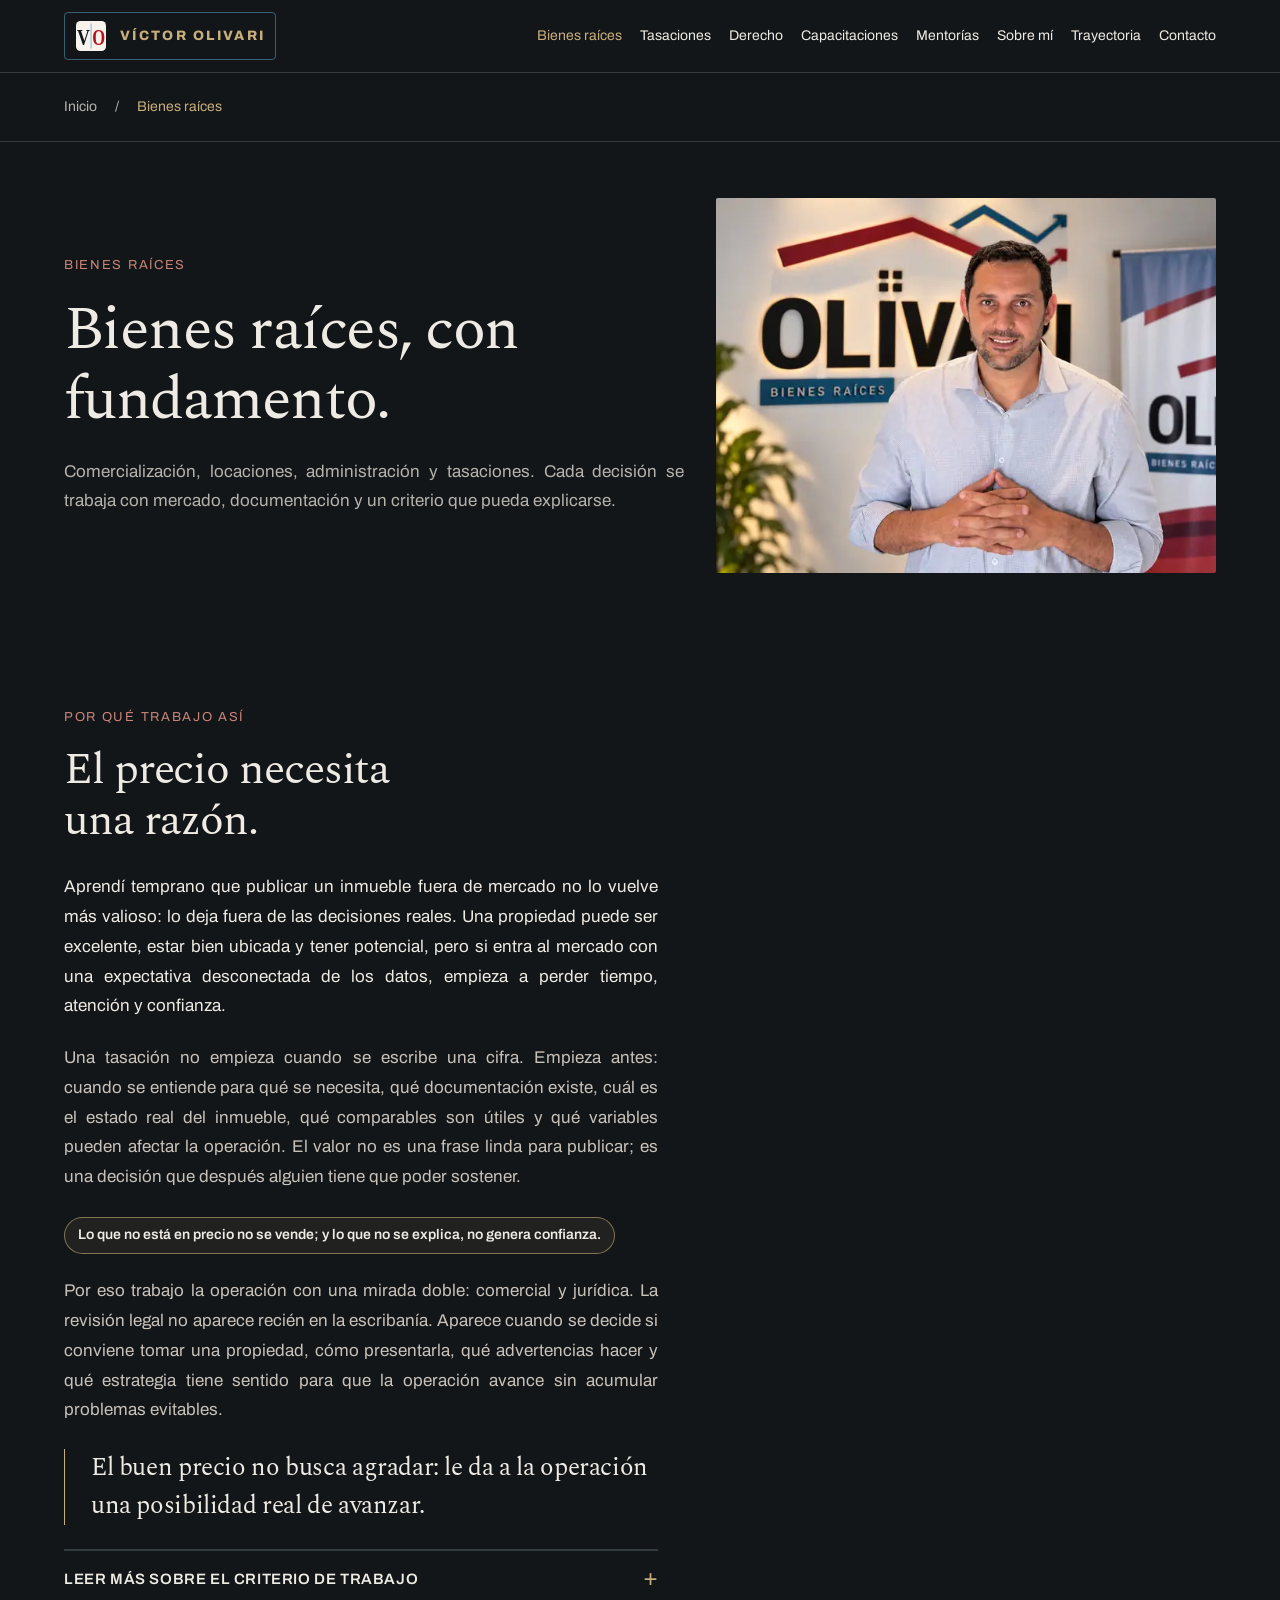
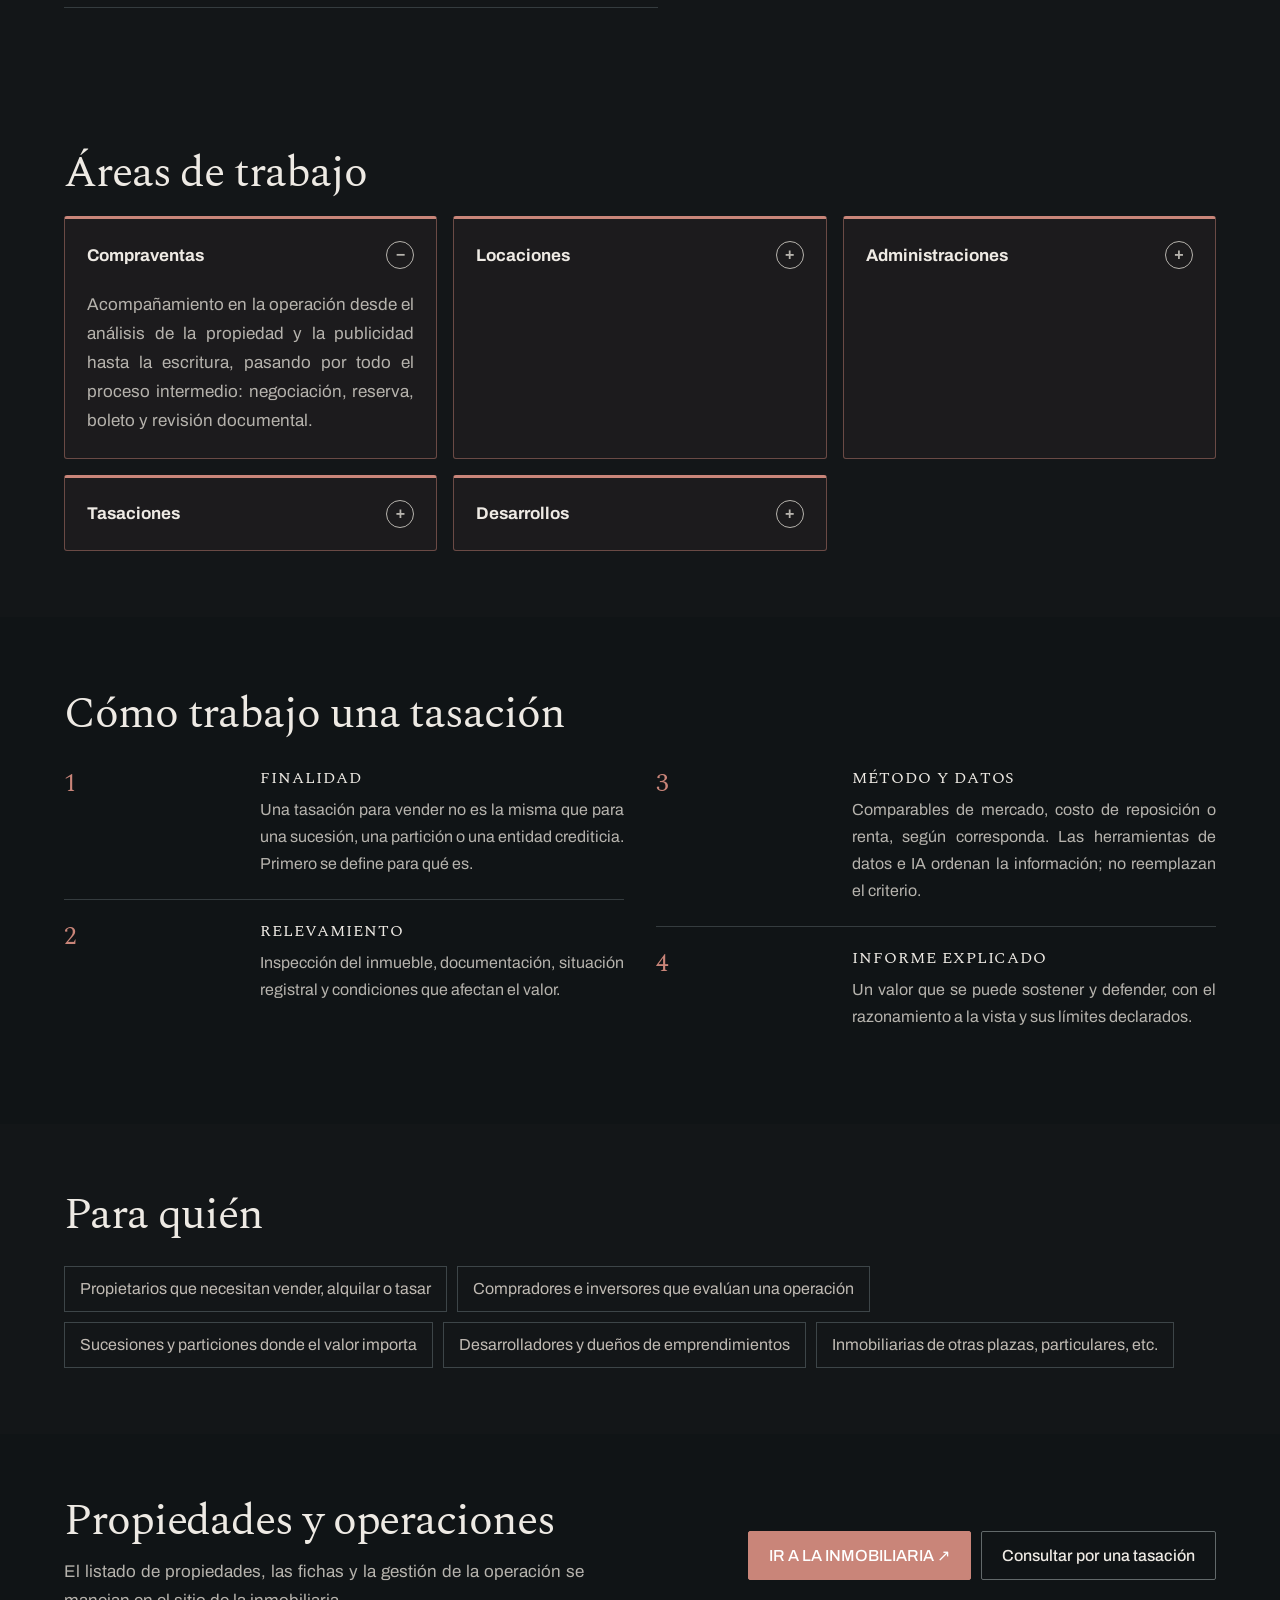
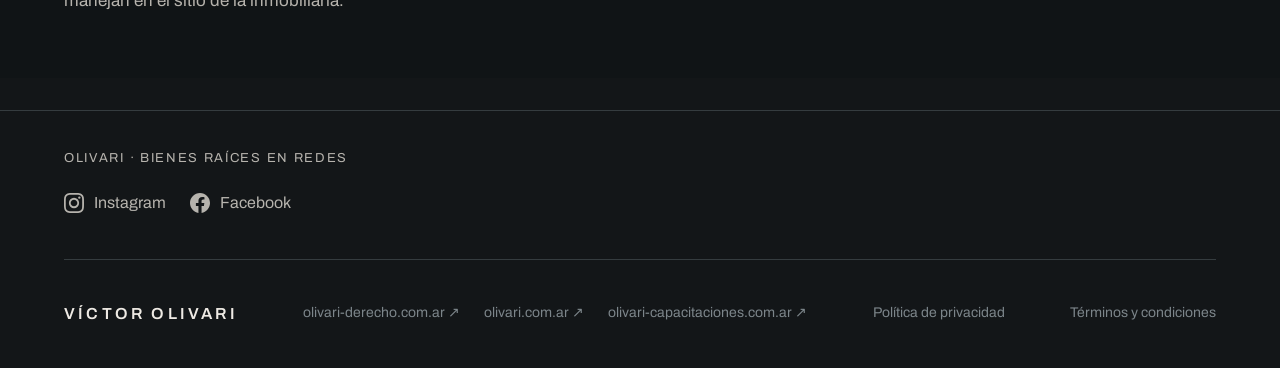
<file: bienes-raices/index.html>
<!doctype html>
<html lang="es">
<head>
<meta charset="utf-8">
<meta name="viewport" content="width=device-width, initial-scale=1">
<title>Tasaciones y asesoramiento inmobiliario en Resistencia</title>
<meta name="description" content="Tasación urbana y rural para sucesiones, juicios, bancos y decisiones de inversión. Criterio comercial y jurídico aplicado a operaciones inmobiliarias en el NEA.">
<link rel="canonical" href="https://www.victorolivari.com.ar/bienes-raices/">
<meta property="og:type" content="website">
<meta property="og:title" content="Tasaciones y asesoramiento inmobiliario en Resistencia">
<meta property="og:description" content="Tasación urbana y rural para sucesiones, juicios, bancos y decisiones de inversión. Criterio comercial y jurídico aplicado a operaciones inmobiliarias en el NEA.">
<meta property="og:url" content="https://www.victorolivari.com.ar/bienes-raices/">
<meta property="og:locale" content="es_AR">
<meta property="og:image" content="https://www.victorolivari.com.ar/compartir.jpg?v=20260920">
<meta property="og:image:width" content="1200">
<meta property="og:image:height" content="630">
<meta property="og:image:alt" content="Víctor Olivari, corredor inmobiliario y abogado">
<meta name="twitter:card" content="summary_large_image">
<meta name="twitter:image" content="https://www.victorolivari.com.ar/compartir.jpg?v=20260920">
<meta name="theme-color" content="#131618">
<meta name="robots" content="index, follow, max-image-preview:large">
<link rel="icon" type="image/svg+xml" href="/favicon.svg?v=20260909-2">
<link rel="icon" type="image/png" sizes="32x32" href="/favicon-32.png?v=20260909-1">
<link rel="icon" type="image/png" sizes="16x16" href="/favicon-16.png?v=20260909-1">
<link rel="apple-touch-icon" sizes="180x180" href="/apple-touch-icon.png?v=20260909-1">
<link rel="manifest" href="/site.webmanifest?v=20260906">
<link rel="preconnect" href="https://fonts.googleapis.com">
<link rel="preconnect" href="https://fonts.gstatic.com" crossorigin>
<link rel="stylesheet" href="https://fonts.googleapis.com/css2?family=Archivo:wght@400;500;600&family=Spectral:wght@400&display=swap">
<style>

    body { margin: 0; background: #131618; }
    a { color: inherit; text-decoration: none; }
    a:hover { color: var(--ocre); }
    .page {
      background: #131618; color: #EAE6E0;
      font-family: Archivo, Helvetica Neue, sans-serif;
      --h1: calc(clamp(30px, 3.75vw, 48px) * var(--ts));
      --h2: calc(clamp(23px, 2.66vw, 34px) * var(--ts));
      --h3: calc(clamp(19px, 1.875vw, 24px) * var(--ts));
      --body: calc(clamp(16px, 1.3vw, 17px) * var(--bs));
      --small: calc(clamp(14.5px, 1.2vw, 15.5px) * var(--bs));
      --label: calc(clamp(12px, 1vw, 13px) * var(--bs));
      --ink: #EAE6E0; --muted: #A29C95; --panel: #1D2124; --deep: #0E1113; --line: #2A2F32;
    }
    .h { font-family: var(--tf); font-weight: 700; letter-spacing: -0.03em; line-height: 1.1; margin: 0; }
    .wrap { padding-left: 80px; padding-right: 80px; }
    .lbl { font-size: var(--label); letter-spacing: 0.2em; text-transform: uppercase; color: var(--muted); }
    .body { font-size: var(--body); line-height: 1.72; color: var(--muted); margin: 0; }
    .photo { background: var(--panel); border: 1px dashed #454D51; display: flex; align-items: center; justify-content: center; text-align: center; padding: 14px; color: #7C858A; font-size: var(--label); letter-spacing: 0.08em; line-height: 1.7; }
    /* --- Relato: columna de lectura para los textos largos --- */
    .relato { max-width: 66ch; }
    .relato p { font-size: calc(var(--body) * 1.05); line-height: 1.85; color: #C8C2BB; margin: 0 0 1.15em; }
    .relato p:last-child { margin-bottom: 0; }
    .relato .entrada { font-size: calc(var(--body) * 1.28); line-height: 1.62; color: var(--ink); margin-bottom: 1.3em; }
    .relato strong { color: var(--ink); font-weight: 600; }
    .destacado { font-family: var(--tf); font-size: var(--h3); line-height: 1.45; letter-spacing: -0.015em;
                 color: var(--ink); border-left: 2px solid var(--ocre); padding-left: 26px; margin: 34px 0; }
    /* --- Andamio: lo que Víctor tiene que escribir. Se borra al completarlo. --- */
    .completar { border: 1px dashed #4C5256; padding: 22px 24px; margin: 32px 0; max-width: 66ch; }
    .completar > div:first-child { display: flex; align-items: center; gap: 9px; margin-bottom: 12px; }
    .completar ul { margin: 0; padding-left: 18px; }
    .completar li { font-size: var(--small); line-height: 1.75; color: #A29C95; margin-bottom: 7px; }
    .completar li::marker { color: var(--ocre); }
    .completar li b { color: #C8C2BB; font-weight: 600; }
    .completar .pista { font-size: var(--label); line-height: 1.7; color: #7C858A; margin: 12px 0 0; font-style: italic; }
    .b { border: 1px solid #3D4548; color: var(--ink); background: transparent; padding: 15px 24px;
         font-size: var(--small); font-weight: 600; letter-spacing: 0.05em; text-transform: uppercase;
         display: inline-block; cursor: pointer; transition: background .16s ease, border-color .16s ease, color .16s ease; }
    .b-br:hover, .b-tas:hover { background: var(--rojo); border-color: var(--rojo); color: #FFFFFF; }
    .b-der:hover { background: var(--gris); border-color: var(--gris); color: #131618; }
    .b-cap:hover { background: var(--verde); border-color: var(--verde); color: #FFFFFF; }
    .b-mi:hover { background: var(--ocre); border-color: var(--ocre); color: #131618; }
    .b-men:hover { background: var(--violeta); border-color: var(--violeta); color: #131618; }
    .nav { display: flex; align-items: center; justify-content: space-between; padding-top: 18px; padding-bottom: 18px; border-bottom: 1px solid var(--line); }
    .nav-links { display: flex; gap: 28px; font-size: var(--small); color: var(--muted); }
    .nav-links a { transition: color .16s ease; }
    .nl-br:hover { color: var(--rojo); } .nl-der:hover { color: var(--gris); }
    .nl-cap:hover { color: var(--verde); } .nl-mi:hover { color: var(--ocre); }
    .nl-men:hover { color: var(--violeta); }
    .nav-burger { display: none; }
    .phero { display: grid; grid-template-columns: 1.3fr 1fr; gap: 52px; padding-top: 52px; padding-bottom: 56px; align-items: center; }
    .cols2 { display: grid; grid-template-columns: repeat(2, minmax(0, 1fr)); gap: 20px; }
    .cols3 { display: grid; grid-template-columns: repeat(3, minmax(0, 1fr)); gap: 20px; }
    .card { background: var(--panel); padding: 28px 26px; display: flex; flex-direction: column; gap: 13px; }
    .row { display: grid; grid-template-columns: 260px 1fr; gap: 32px; padding: 22px 0; border-top: 1px solid var(--line); }
    .field { border: 1px solid #3D4548; background: #16191B; padding: 15px 16px; font-size: var(--small); color: #6E7679; }
    .aviso { border-left: 3px solid var(--gris); background: var(--panel); padding: 20px 24px; font-size: var(--small); line-height: 1.7; color: #C0BAB3; }
    .chip { border: 1px solid #3D4548; padding: 9px 15px; font-size: var(--small); color: #C0BAB3; display: inline-block; }
    .chip:hover { border-color: var(--ocre); }
    .chips { display: flex; flex-wrap: wrap; gap: 10px; }
    details > summary { list-style: none; cursor: pointer; padding: 16px 0; border-top: 1px solid var(--line); font-size: var(--small); font-weight: 600; letter-spacing: 0.05em; text-transform: uppercase; color: var(--muted); display: flex; justify-content: space-between; align-items: center; }
    details > summary::-webkit-details-marker { display: none; }
    details > summary:hover { color: var(--ink); }
    details[open] > summary .mas { display: none; }
    details:not([open]) > summary .menos { display: none; }
    .foot { display: flex; justify-content: space-between; align-items: center; gap: 20px; flex-wrap: wrap; font-size: var(--label); color: #7C858A; border-top: 1px solid var(--line); padding-top: 32px; padding-bottom: 32px; }
    .foot-links { display: flex; gap: 24px; flex-wrap: wrap; }
    @media (max-width: 1300px) { .wrap { padding-left: 52px; padding-right: 52px; } }
    @media (max-width: 900px) {
      .phero { grid-template-columns: 1fr; gap: 34px; }
      .cols2, .cols3 { grid-template-columns: 1fr; }
      .row { grid-template-columns: 1fr; gap: 10px; }
    }
    @media (max-width: 640px) {
      .wrap { padding-left: 22px; padding-right: 22px; }
      .nav-links { display: none; } .nav-burger { display: block; }
      .foot { flex-direction: column; align-items: flex-start; gap: 14px; }
    }
  /*EDITORIAL*/
/* Diseño compartido. sincronizar-editorial.py lo integra en los artboards. */
html { color-scheme: dark; scroll-padding-top: 5.5rem; }
body { margin: 0; background: #131618; }
.page { --ts: 1; --bs: 1; --tf: Spectral, Georgia, serif;
  --rojo: #C98579; --gris: #BAC5CA; --verde: #8DBDC3; --ocre: #C9AE7D; --violeta: #B4A7CA;
  --ink: #EEEAE4; --muted: #B6B3AD; --panel: #1C2225; --deep: #101416; --line: #353C3F;
  --h1: clamp(2.15rem, 1.4rem + 3vw, 4.25rem); --h2: clamp(1.8rem, 1.3rem + 1.8vw, 2.8rem);
  --h3: clamp(1.3rem, 1.1rem + .6vw, 1.65rem); --quote: clamp(1.8rem, 1.1rem + 2.6vw, 3.2rem);
  --body: 1.0625rem; --small: 1rem; --label: .8125rem;
  font-family: Archivo, 'Helvetica Neue', Arial, sans-serif; color: var(--ink); line-height: 1.6;
  overflow-wrap: break-word; min-height: 100vh; }
.page *, .page *::before, .page *::after { box-sizing: border-box; }
.page { --rojo: #C98579 !important; --gris: #BAC5CA !important; --verde: #8DBDC3 !important;
  --ocre: #C9AE7D !important; --violeta: #B4A7CA !important; }
.page [hidden] { display: none !important; }
.page img { display: block; max-width: 100%; }
.page a { color: inherit; text-decoration: none; text-underline-offset: .25em; }
.page a:focus-visible, .page button:focus-visible, .page summary:focus-visible,
.page input:focus-visible, .page select:focus-visible, .page textarea:focus-visible {
  outline: 2px solid var(--ocre); outline-offset: 5px; }
.page button, .page input, .page select, .page textarea { font: inherit; }
.page button, .page summary, .page a { -webkit-tap-highlight-color: rgba(201,174,125,.15); }
.page .wrap { width: 100%; max-width: 1360px; margin-inline: auto; padding-inline: 22px; }
.page .h { font-family: Spectral, Georgia, serif; font-weight: 400; letter-spacing: -.025em; line-height: 1.15; text-wrap: balance; }
.page h1 { text-transform: none !important; }
.page .lbl { font-family: Archivo, Arial, sans-serif; font-size: .8125rem; letter-spacing: .13em; line-height: 1.6; }
.page .body { color: var(--muted); line-height: 1.7; }
.page .b { display: inline-flex; align-items: center; justify-content: center; gap: .6rem;
  min-height: 48px; padding: 12px 20px; max-width: 100%; border: 1px solid #62696A;
  border-radius: 2px; font-size: 1rem; font-family: Archivo, Arial, sans-serif;
  line-height: 1.45; font-weight: 500; letter-spacing: 0; text-transform: none;
  color: var(--ink); background: transparent; cursor: pointer;
  transition: background .18s ease, color .18s ease, border-color .18s ease; }
.page .b.primary { background: var(--ink); border-color: var(--ink); color: #131618; }
.page .text-link { display: inline-flex; gap: .7rem; align-items: center; min-height: 44px;
  text-decoration: underline; text-decoration-color: #737A7B; }
.page .text-link::after { content: '→'; font-family: Arial, sans-serif; transition: transform .2s ease; }
.page .text-link[target='_blank']::after { content: '↗'; }
.page .skip-link { position: absolute; left: 22px; top: -150px; z-index: 100;
  background: var(--ink); color: #131618; padding: 14px 20px; }
.page .skip-link:focus { top: 12px; }
.page .site-header { position: sticky; top: 0; z-index: 30; background: #131618; border-bottom: 1px solid var(--line); }
.page .site-nav { display: flex; align-items: center; justify-content: space-between; gap: 18px; min-height: 72px; }
.page .brand { font-family: Archivo, Arial, sans-serif; font-size: .85rem; letter-spacing: .16em; font-weight: 600; white-space: nowrap; }
.page .desktop-links { display: none; }
.page .mobile-menu > summary { display: flex; gap: 10px; align-items: center; justify-content: center;
  min-width: 76px; min-height: 48px; padding: 8px 0; border: 0; color: var(--ink);
  font-size: .875rem; letter-spacing: 0; text-transform: none; }
.page summary { cursor: pointer; list-style: none; }
.page summary::-webkit-details-marker { display: none; }
.page .menu-icon { width: 20px; height: 12px; border-top: 1px solid; border-bottom: 1px solid; }
.page .mobile-menu[open] .menu-icon { height: 1px; border-bottom: 0; }
.page .mobile-links { position: absolute; inset: 72px 0 auto; padding: 12px 22px 24px;
  background: #1C2225; border-bottom: 1px solid var(--line); max-height: calc(100vh - 72px); max-height: calc(100dvh - 72px); overflow: auto; }
.page .mobile-links a { display: block; padding: 12px 0; min-height: 48px; border-bottom: 1px solid var(--line); }
.page [aria-current='page'] { color: var(--ocre); }
.page main { outline: none; }
.page .location-guide { display: flex; align-items: center; flex-wrap: wrap; gap: 8px 24px;
  padding-block: 12px; border-bottom: 1px solid var(--line); font-size: .875rem; }
.page .breadcrumb, .page .section-links { display: flex; align-items: center; flex-wrap: wrap; gap: 4px 18px; }
.page .breadcrumb { color: var(--muted); }
.page .location-guide a { display: inline-flex; align-items: center; gap: 8px; min-height: 44px; }
.page .location-guide a:hover { color: var(--ocre); }
.page .back-link { color: var(--ocre); padding-right: 20px; border-right: 1px solid var(--line); }
.page .section-links { justify-content: space-between; flex: 1; max-width: 540px; gap: 4px 12px; }
.page .section-links a { border-bottom: 1px solid transparent; }
.page .section-links a:hover, .page .section-links a:focus-visible { border-bottom-color: var(--ocre); }
.page main [id] { scroll-margin-top: 1rem; }
.page .hero { display: grid; grid-template-columns: minmax(0,1fr); gap: 26px; padding-block: 32px 44px; }
.page .hero-copy .lbl { color: var(--ocre); margin-bottom: 12px; }
.page .hero h1 { font-size: clamp(1.5rem, 6.6vw, 2rem); max-width: none; margin-bottom: 16px; }
.page .hero-title-line { display: block; white-space: nowrap; }
.page .professional { color: #91C9E8; }
.page .unit[style*='--gris'] .lbl { color: var(--ocre); }
.page .hero .hero-intro { max-width: 48ch; font-size: 1rem; margin: 0 0 20px; }
.page .hero-ctas { display: flex; flex-direction: row; flex-wrap: wrap; gap: 10px; }
.page .hero-ctas .b { flex: 1 1 auto; padding-inline: 14px; }
.page .hero-portrait { margin: 0; min-width: 0; }
.page .hero-portrait .ph { height: 245px; border-radius: 2px; }
.page .hero-portrait img { object-position: 60% 38%; }
.page figcaption { margin-top: 12px; font-size: .8125rem; color: var(--muted); }
.page .ph { background: var(--panel); padding: 0 !important; border: 0 !important; overflow: hidden; border-radius: 2px; }
.page .ph img { display: block; width: 100%; height: 100%; object-fit: cover; filter: saturate(.8); }
.page .section { padding-block: 48px; }
.page .section-head { display: grid; gap: 14px; margin-bottom: 26px; }
.page .section-head h2 { font-size: var(--h2); }
.page .section-head p { max-width: 54ch; margin: 0; }
.page .creds { padding-block: 22px; border-block: 1px solid var(--line); background: var(--panel); }
.page .creds-list { display: flex; flex-direction: column; gap: 8px; font-size: .875rem; margin-top: 12px; }
.page .manifesto { max-width: 1000px; padding-block: 44px; }
.page .manifesto p { font-size: var(--quote); line-height: 1.3; margin: 0; }
.page .manifesto { padding-block: clamp(36px, 5vw, 72px); border-bottom: 1px solid var(--line); }
.page .manifesto .manifesto-premise { font: 400 1rem/1.5 Archivo, Arial, sans-serif; color: var(--muted); margin-bottom: 14px; }
.page .manifesto-premise span, .page .manifesto-equals { color: var(--ocre); }
.page .units { display: grid; grid-template-columns: minmax(0,1fr); gap: 16px; }
.page .unit { background: transparent; border-top: 1px solid var(--line); min-width: 0; }
.page .unit-body { padding: 24px 0; display: flex; flex-direction: column; align-items: flex-start; gap: 12px; }
.page .unit h3 { margin: 0; font-size: 1.65rem; }
.page .unit p { margin: 0; }
.page .unit .text-link { margin-top: auto; }
.page .unit .lbl { color: var(--area, var(--muted)); }
.page .unit-photo { margin: 6px 0; width: 100%; aspect-ratio: 4 / 3; }
.page .unit-photo img { object-position: center 30%; }
.page .unit-photo img[src*='INMO'] { object-position: center 10%; }
.page .unit-photo img[src*='curso1'] { object-position: 28% center; }
.page .about .about-portrait { aspect-ratio: 1 / 1; }
.page .about-portrait img { object-position: center 40%; }
.page .about { display: grid; grid-template-columns: minmax(0,1fr); gap: 28px; }
.page .about .ph { aspect-ratio: 4 / 3; }
.page .about h2 { font-size: var(--h2); margin: 12px 0 18px; }
.page .about p { max-width: 55ch; }
.page .about .text-link { margin-top: 16px; }
.page .gallery { display: grid; grid-template-columns: minmax(0,1fr); gap: 26px; }
.page .gallery figure { margin: 0; }
.page .gallery .ph { aspect-ratio: 16 / 10; }
.page .close-ctas { display: flex; flex-direction: row; flex-wrap: wrap; gap: 12px; justify-content: flex-start; }
.page .closing { border-top: 1px solid var(--line); }
.page .closing h2 { font-size: var(--h2); margin-bottom: 16px; }
.page .closing p { margin: 0 0 24px; max-width: 54ch; }
.page .foot { display: flex; flex-direction: column; align-items: flex-start; gap: 22px; padding-block: 32px; font-size: .875rem; }
.page .foot .h { font: 600 .85rem Archivo, Arial, sans-serif; white-space: nowrap; }
.page .foot-links { display: flex; flex-wrap: wrap; gap: 6px 24px; }
.page .social-links { display: flex; flex-wrap: wrap; gap: 12px 24px; }
.page .social-links a { display: inline-flex; align-items: center; gap: 10px; min-height: 48px; font-size: 1rem; color: var(--muted); }
.page .social-links a:hover { color: var(--ocre); }
.page .social-links svg { width: 20px; height: 20px; flex-shrink: 0; fill: currentColor; }
.page .area-socials { margin-top: 32px; padding-block: 24px 32px; border-top: 1px solid var(--line); }
.page .area-socials .lbl { margin-bottom: 10px; }
.page .foot a { min-height: 44px; display: inline-flex; align-items: center; overflow-wrap: anywhere; }
.page .phero { display: grid; grid-template-columns: minmax(0,1fr); gap: 28px; padding-block: 36px 44px; }
.page .phero .ph { max-height: 300px; aspect-ratio: 4 / 3 !important; }
.page .phero h1 { max-width: 22ch; }
.page .phero .body { font-size: var(--body) !important; }
.page .relato { max-width: 66ch; }
.page .relato p, .page .relato .entrada { font-size: var(--body); line-height: 1.75; }
.page .destacado { font: 400 var(--h3)/1.5 Spectral, Georgia, serif; border-left: 1px solid var(--ocre); margin: 24px 0; }
.page .story-pill { display: inline-flex; align-items: center; max-width: 100%; margin: 6px 0 22px;
  padding: 8px 13px; border: 1px solid color-mix(in srgb, var(--ocre) 58%, transparent);
  border-radius: 999px; color: var(--ink); background: rgba(201,174,125,.08);
  font-size: .875rem; font-weight: 600; line-height: 1.35; }
.page .cols2, .page .cols3 { display: grid; grid-template-columns: minmax(0,1fr); gap: 18px; }
.page .cols2 > *, .page .cols3 > *, .page .row > *, .page .tray-row > * { min-width: 0; }
.page .card { padding: 24px; border-top-width: 1px !important; }
.page .row, .page .tray-row { display: grid; grid-template-columns: minmax(0,1fr) !important; gap: 10px; padding-block: 22px; }
.page .tray-src { text-align: left !important; }
.page .tray-thumb { width: 100%; max-width: 280px; }
.page .practice-list { border-top: 1px solid var(--line); }
.page .practice { border-bottom: 1px solid var(--line); }
.page .practice > summary { min-height: 64px; display: flex; align-items: center; justify-content: space-between;
  gap: 18px; border: 0; font-family: Archivo, Arial, sans-serif; font-size: 1.0625rem; color: var(--ink); font-weight: 400; letter-spacing: 0; text-transform: none; }
.page .practice > summary::after { content: '+'; font: 300 1.6rem Arial, sans-serif; color: var(--muted); flex-shrink: 0; }
.page .practice[open] > summary::after { content: '−'; }
.page .practice > .body { padding-bottom: 24px; max-width: 65ch; }
.page .program-group { margin-bottom: 24px; }
.page .program-group > summary { min-height: 64px; border: 0; font-weight: 400; letter-spacing: 0; text-transform: none; gap: 16px; color: var(--ink); }
.page .program-group > summary::after { content: '+'; font: 1.5rem Arial, sans-serif; }
.page .program-group[open] > summary::after { content: '−'; }
.page .program-group .cols3 { padding-bottom: 12px; }
.page .program-group .h { font-family: Archivo, Arial, sans-serif; font-size: 1.125rem !important; line-height: 1.4; }
.page .program-group > summary .h { font: 400 1.5rem/1.3 Spectral, Georgia, serif !important; }
.page .program-group summary { display: flex; align-items: center; justify-content: space-between; }
.page .contact-areas { display: grid; gap: 18px; }
.page .contact-area { border: 1px solid var(--line); padding: 0 20px; background: var(--panel); }
.page .contact-area > summary { min-height: 80px; border: 0; text-transform: none; letter-spacing: 0; color: var(--ink); font-size: 1.125rem; gap: 16px; }
.page .contact-area > summary::after { content: '+'; font: 1.5rem Arial, sans-serif; }
.page .contact-area[open] > summary::after { content: '−'; }
.page .contact-area .card { padding: 0 0 24px; border: 0 !important; }
.page .campo > span { font-size: .875rem; text-transform: none; letter-spacing: 0; }
.page .campo input, .page .campo select, .page .campo textarea { width: 100%; min-width: 0; max-width: 100%; min-height: 48px;
  padding: 12px; background: #131618; color: var(--ink); border: 1px solid #61696D; border-radius: 2px; font-size: 1rem; }
.page .campo textarea { min-height: 120px; }
.page .campo input::placeholder, .page .campo textarea::placeholder { color: #A9ACAC; opacity: 1; }
.page .via { overflow-wrap: anywhere; }
.page .via svg { flex-shrink: 0; }
.page .chip { font-size: 1rem; }
.page .record-img { max-width: 100%; height: auto; }
.page .cta-movil { position: static !important; display: flex !important; width: fit-content !important; max-width: calc(100% - 44px); margin: 0 auto 32px; padding: 14px 20px; gap: 10px; align-items: center; border: 1px solid var(--line); background: transparent !important; color: var(--ink) !important; box-shadow: none !important; border-radius: 2px !important; }
@media (hover: hover) {
  .page .b:hover { background: #2B3336; color: var(--ink); border-color: var(--ocre); }
  .page .b.primary:hover { background: #D8C9AD; color: #131618; border-color: #D8C9AD; }
  .page .text-link:hover, .page .foot a:hover, .page .desktop-links a:hover { color: var(--ocre); }
  .page .text-link:hover::after { transform: translateX(3px); }
}
@media (max-width: 699px) {
  .page .anio-cuerpo > div[style*='grid-template-columns'] { grid-template-columns: minmax(0, 1fr) !important; gap: 8px !important; }
  .page .anio-cuerpo > div > div { min-width: 0; }
  .page .wrap[style*='padding-top'] { padding-top: 40px !important; }
  .page .wrap[style*='padding-bottom'] { padding-bottom: 40px !important; }
  .page .wrap[style*='padding-bottom: 18px'], .page .wrap[style*='padding-bottom: 26px'] { padding-bottom: 18px !important; }
  .page .cols2[style], .page .cols3[style] { gap: 22px !important; }
  .page h2[style*='max-width'] { max-width: 100% !important; }
}
@media (min-width: 700px) {
  .page .wrap { padding-inline: 40px; }
  .page .hero { grid-template-columns: minmax(0,1.1fr) minmax(0,1fr); gap: 36px; align-items: center; padding-block: 52px; }
  .page .hero h1 { font-size: clamp(1.4rem, 3vw, 3rem); }
  .page .hero-portrait .ph { height: auto; aspect-ratio: 4 / 5; }
  .page .hero-portrait img { object-position: 100% 45%; }
  .page .section { padding-block: 64px; }
  .page .creds-list { flex-direction: row; flex-wrap: wrap; gap: 12px 32px; }
  .page .units { grid-template-columns: minmax(0,1fr); gap: 24px; }
  .page .unit-body { display: grid; grid-template-columns: minmax(0,.85fr) minmax(0,1fr); gap: 14px 28px; align-items: start; }
  .page .unit-body > * { grid-column: 2; }
  .page .unit-body .unit-photo { grid-column: 1; grid-row: 1 / 5; aspect-ratio: 4 / 5; margin: 0; }
  .page .unit-body .text-link { align-self: end; }
  .page .unit-body { height: 100%; }
  .page .gallery, .page .cols2, .page .cols3 { grid-template-columns: repeat(2,minmax(0,1fr)); }
  .page .about { grid-template-columns: repeat(2,minmax(0,1fr)); gap: 44px; align-items: center; }
  .page .phero { grid-template-columns: minmax(0,1.25fr) minmax(0,1fr); padding-block: 56px; }
  .page .phero .ph { max-height: 430px; }
  .page .phero.text-only { grid-template-columns: 1fr; }
  .page .tray-row { grid-template-columns: 80px minmax(0,1fr) minmax(180px,.75fr) !important; gap: 24px; }
  .page .row { grid-template-columns: minmax(170px,.6fr) minmax(0,1.7fr) !important; gap: 26px; }
  .page .contact-areas { max-width: 820px; }
}
@media (min-width: 1100px) {
  .page .wrap { padding-inline: 64px; }
  .page .hero { gap: 80px; padding-block: 64px 72px; }
  .page .hero-portrait { max-width: 440px; justify-self: end; width: 100%; }
  .page .hero .hero-intro { font-size: 1.125rem; }
  .page .hero-ctas .b { flex: none; padding-inline: 24px; }
  .page .desktop-links { display: flex; align-items: center; gap: 18px; font-size: .875rem; }
  .page .desktop-links a { display: inline-flex; align-items: center; min-height: 44px; white-space: nowrap; }
  .page .mobile-menu { display: none; }
  .page .section { padding-block: 80px; }
  .page .section-head { grid-template-columns: 1fr 1fr; gap: 50px; align-items: end; }
  .page .cols3 { grid-template-columns: repeat(3,minmax(0,1fr)); }
  .page .units { grid-template-columns: repeat(3,minmax(0,1fr)); gap: 32px; }
  .page .unit-body { display: flex; gap: 16px; }
  .page .unit-body > .lbl { min-height: 3.2em; }
  .page .unit-body > h3 { min-height: 2.3em; }
  .page .unit-body .unit-photo { aspect-ratio: 4 / 3; margin: 0 0 4px; }
  .page .foot { flex-direction: row; flex-wrap: wrap; justify-content: space-between; align-items: center; }
}
@media (prefers-reduced-motion: no-preference) {
  html { scroll-behavior: smooth; }
  .page details[open] > .body, .page details[open] > .cols3, .page details[open] > .card { animation: editorial-open .22s ease-out; }
  @keyframes editorial-open { from { opacity: .5; transform: translateY(4px); } to { opacity: 1; transform: none; } }
}
@media (prefers-reduced-motion: reduce) {
  .page *, .page *::before, .page *::after { animation: none !important; transition: none !important; scroll-behavior: auto !important; }
}
/* Fotos de las áreas: se conserva el encuadre original, también en celular. */
.page .phero .area-portrait { max-height: none; }
.page .phero .area-portrait-vertical { aspect-ratio: 3 / 4 !important; width: 100%; max-width: 390px; justify-self: center; }
.page .area-portrait img { object-fit: contain; filter: none; }
.page .course-carousel { min-width: 0; border-block: 1px solid var(--line); }
.page .carousel-heading { display: flex; flex-wrap: wrap; align-items: end; justify-content: space-between; gap: 20px; }
.page .carousel-heading .lbl { margin-bottom: 12px; }
.page .carousel-heading .h { font-size: var(--h2); }
.page .carousel-controls { display: flex; gap: 8px; }
.page .carousel-controls[hidden] { display: none; }
.page .carousel-controls button { min-width: 48px; min-height: 48px; padding: 10px 15px; border: 1px solid var(--line); border-radius: 3px; background: var(--panel); color: var(--ink); font: inherit; font-size: .875rem; cursor: pointer; }
.page .carousel-controls button:hover { border-color: var(--verde); }
.page .carousel-controls button:disabled { cursor: default; color: var(--muted); }
.page .carousel-help { color: var(--muted); font-size: .875rem; line-height: 1.5; margin-block: 18px 22px; }
.page .carousel-viewport { overflow-x: auto; overscroll-behavior-x: contain; scrollbar-width: thin; scrollbar-color: var(--verde) var(--panel); scroll-behavior: auto; padding-bottom: 12px; }
.page .carousel-track { display: flex; gap: 20px; width: max-content; }
.page .carousel-track figure { flex: none; width: min(76vw, 480px); margin: 0; }
.page .carousel-track img { display: block; width: 100%; height: auto; aspect-ratio: 4 / 3; object-fit: contain; background: var(--deep); border-radius: 3px; }
.page .carousel-track figcaption { padding-top: 14px; max-width: 38ch; font-size: .875rem; line-height: 1.5; color: var(--muted); }
/* El texto acompaña a cada imagen, incluso cuando la foto es vertical o panorámica. */
.page .course-carousel .carousel-track figure { display: flex; flex-direction: column; align-items: center; text-align: center; }
.page .course-carousel .carousel-track figcaption { width: 100%; max-width: min(100%, 38ch); text-align: center; }
.page .carousel-viewport:focus-visible, .page .carousel-controls button:focus-visible { outline: 2px solid var(--verde); outline-offset: 3px; }
/* El recorrido reúne fotos de formatos muy diferentes; el fondo unifica la serie
   sin recortar personas ni documentos importantes. */
.page .journey-carousel { margin-top: 10px; }
.page .journey-carousel .carousel-track { gap: 16px; }
.page .journey-carousel .carousel-track figure { width: min(82vw, 560px); }
.page .journey-carousel .carousel-track figure { display: flex; flex-direction: column; align-items: center; text-align: center; }
.page .journey-carousel .carousel-track img { aspect-ratio: 3 / 2; filter: saturate(.88); }
.page .journey-carousel .carousel-track figcaption { min-height: 2.7em; width: 100%; max-width: min(100%, 46ch); padding: 12px 2px 0; color: var(--ink); text-align: center; }
.page .story-more { max-width: 66ch; margin-top: 1.35rem; border-top: 1px solid var(--line); border-bottom: 1px solid var(--line); }
.page .story-more > summary { display: flex; align-items: center; justify-content: space-between; min-height: 56px; cursor: pointer; color: var(--ink); font-size: .9375rem; font-weight: 600; letter-spacing: .04em; list-style: none; }
.page .story-more > summary::-webkit-details-marker { display: none; }
.page .story-more > summary::after { content: '+'; color: var(--ocre); font: 1.5rem/1 Arial, sans-serif; }
.page .story-more[open] > summary::after { content: '−'; }
.page .story-more .relato { padding-bottom: 10px; }
.page .family-story { display: grid; gap: 28px; align-items: center; margin-top: 42px; padding-top: 42px; border-top: 1px solid var(--line); }
.page .family-story .ph { aspect-ratio: 3 / 4; max-width: 390px; justify-self: center; }
.page .family-story .ph img { object-fit: cover; }
/* Mentorías: consultoría de criterio, con el violeta como señal del área. */
.page .mentor-hero { display: grid; gap: 30px; padding-block: 42px 54px; }
.page .mentor-hero-copy { align-self: center; }
.page .mentor-hero .lbl, .page .mentor-section .lbl { color: var(--violeta); }
.page .mentor-hero h1 { margin: 14px 0 22px; max-width: 18ch; font-size: var(--h1); }
.page .mentor-lead { max-width: 62ch; margin: 0; font-size: calc(var(--body) * 1.08); }
.page .mentor-pills { display: flex; flex-wrap: wrap; gap: 9px; margin-top: 26px; }
.page .mentor-pill { display: inline-flex; align-items: center; min-height: 38px; padding: 7px 12px;
  border: 1px solid color-mix(in srgb, var(--violeta) 55%, var(--line)); border-radius: 999px;
  background: color-mix(in srgb, var(--violeta) 8%, transparent); color: var(--ink);
  font-size: .875rem; font-weight: 600; line-height: 1.35; }
.page .mentor-hero figure { margin: 0; align-self: center; }
.page .mentor-hero .ph { aspect-ratio: 3 / 2; }
.page .mentor-hero .ph img { object-fit: cover; object-position: center; filter: saturate(.86); }
.page .mentor-hero figcaption { text-align: center; }
.page .mentor-principle { padding-block: 34px; border-block: 1px solid var(--line);
  background: linear-gradient(90deg, color-mix(in srgb, var(--violeta) 7%, transparent), transparent 72%); }
.page .mentor-principle p { max-width: 900px; margin: 0; font: 400 var(--h3)/1.55 Spectral, Georgia, serif; }
.page .mentor-principle strong { color: var(--violeta); font-weight: 400; }
.page .mentor-section { padding-block: 54px; }
.page .mentor-section-head { display: grid; gap: 14px; margin-bottom: 28px; }
.page .mentor-section-head h2 { margin: 0; font-size: var(--h2); max-width: 21ch; }
.page .mentor-section-head p { max-width: 62ch; margin: 0; }
.page .mentor-grid { display: grid; grid-template-columns: minmax(0,1fr); gap: 14px; }
.page .mentor-card { min-width: 0; padding: 22px; border: 1px solid var(--line); border-top-color: var(--violeta);
  background: linear-gradient(145deg, color-mix(in srgb, var(--violeta) 6%, var(--panel)), var(--panel));
  transition: transform .22s ease, border-color .22s ease, background .22s ease; }
.page .mentor-icon { display: inline-flex; width: 42px; height: 42px; align-items: center; justify-content: center;
  margin-bottom: 18px; border: 1px solid color-mix(in srgb, var(--violeta) 55%, var(--line));
  color: var(--violeta); background: color-mix(in srgb, var(--violeta) 7%, transparent); }
.page .mentor-icon svg { width: 22px; height: 22px; fill: none; stroke: currentColor; stroke-width: 1.55;
  stroke-linecap: round; stroke-linejoin: round; }
.page .mentor-card h3 { margin: 0 0 10px; font: 400 var(--h3)/1.28 Spectral, Georgia, serif; }
.page .mentor-card p { margin: 0; font-size: 1rem; line-height: 1.68; color: var(--muted); }
.page .mentor-case { display: grid; gap: 28px; align-items: center; padding-block: 54px;
  border-block: 1px solid var(--line); }
.page .mentor-case .ph { aspect-ratio: 3 / 2; }
.page .mentor-case .ph img { object-fit: cover; filter: saturate(.88); }
.page .mentor-case h2 { margin: 10px 0 18px; font-size: var(--h2); }
.page .mentor-case p { margin: 0 0 16px; max-width: 60ch; }
.page .mentor-method { display: grid; gap: 0; border-top: 1px solid var(--line); counter-reset: mentor-step; }
.page .mentor-step { position: relative; padding: 26px 0 26px 58px; border-bottom: 1px solid var(--line); counter-increment: mentor-step; }
.page .mentor-step::before { content: '0' counter(mentor-step); position: absolute; left: 0; top: 27px;
  color: var(--violeta); font: 600 .875rem/1 Archivo, Arial, sans-serif; letter-spacing: .08em; }
.page .mentor-step h3 { margin: 0 0 8px; font-size: var(--h3); }
.page .mentor-step p { margin: 0; max-width: 64ch; }
.page .mentor-proof-grid { display: grid; grid-template-columns: minmax(0,1fr); gap: 12px; }
.page .mentor-proof { padding: 20px 0; border-top: 1px solid var(--line); }
.page .mentor-proof strong { display: block; margin-bottom: 7px; color: var(--ink); font-size: 1.0625rem; }
.page .mentor-proof p { margin: 0; }
.page .mentor-more { max-width: 820px; margin-top: 30px; }
.page .mentor-cta { margin-block: 12px 56px; padding-block: 36px; border-top: 1px solid var(--violeta);
  background: linear-gradient(110deg, color-mix(in srgb, var(--violeta) 10%, var(--panel)), var(--panel)); }
.page .mentor-cta h2 { margin: 0 0 14px; font-size: var(--h2); }
.page .mentor-cta p { max-width: 62ch; margin: 0 0 24px; }
@media (hover: hover) {
  .page .mentor-card:hover { transform: translateY(-3px); border-color: color-mix(in srgb, var(--violeta) 68%, var(--line)); }
}
@media (min-width: 700px) {
  .page .family-story { grid-template-columns: minmax(0,1.15fr) minmax(260px,.85fr); gap: 48px; }
  .page .mentor-hero, .page .mentor-case { grid-template-columns: minmax(0,1.12fr) minmax(280px,.88fr); gap: 48px; }
  .page .mentor-grid, .page .mentor-proof-grid { grid-template-columns: repeat(2,minmax(0,1fr)); }
  .page .mentor-section-head { grid-template-columns: minmax(0,.9fr) minmax(0,1.1fr); gap: 38px; align-items: end; }
  .page .mentor-method { grid-template-columns: repeat(3,minmax(0,1fr)); }
  .page .mentor-step { padding: 62px 24px 26px 0; border-right: 1px solid var(--line); }
  .page .mentor-step:last-child { border-right: 0; padding-left: 24px; }
  .page .mentor-step:nth-child(2) { padding-left: 24px; }
  .page .mentor-step::before { left: 0; top: 27px; }
  .page .mentor-step:nth-child(n+2)::before { left: 24px; }
}
@media (min-width: 1100px) {
  .page .mentor-grid { grid-template-columns: repeat(4,minmax(0,1fr)); }
  .page .mentor-hero { padding-block: 70px 82px; gap: 72px; }
  .page .mentor-section { padding-block: 78px; }
}
@media print {
  .page .carousel-controls, .page .carousel-track [aria-hidden="true"] { display: none; }
  .page .carousel-viewport { overflow: visible; }
  .page .carousel-track { width: auto; flex-wrap: wrap; }
  .page .site-header, .page .skip-link, .page .cta-movil { display: none !important; }
  .page .ph img { filter: none; }
}

.page[data-page="BienesRaices"] .practice-list {
  display: grid;
  grid-template-columns: repeat(3, minmax(0, 1fr));
  gap: 16px;
}
.page[data-page="BienesRaices"] .practice {
  border: 1px solid rgba(201, 133, 121, .45);
  border-top: 3px solid var(--rojo);
  background: rgba(201, 133, 121, .055);
}
.page[data-page="BienesRaices"] .practice summary { min-height: 74px; padding: 22px; font-weight: 700; }
.page[data-page="BienesRaices"] .practice p { padding: 0 22px 22px; }
@media (max-width: 899px) { .page[data-page="BienesRaices"] .practice-list { grid-template-columns: repeat(2, minmax(0, 1fr)); } }
@media (max-width: 599px) { .page[data-page="BienesRaices"] .practice-list { grid-template-columns: 1fr; } }

/*/EDITORIAL*/

</style>
<link rel="stylesheet" href="/site-overrides.css?v=20260920">
<script src="/nav-trayectoria.js" defer></script>
<!--GA4--><script async src="https://www.googletagmanager.com/gtag/js?id=G-Y1QVQXYZV7"></script><script>window.dataLayer=window.dataLayer||[];function gtag(){dataLayer.push(arguments);}gtag('js',new Date());gtag('config','G-Y1QVQXYZV7');</script><!--/GA4--></head>
<body>
<div class="page" data-page="BienesRaices" style="--rojo: #C98579; --gris: #BAC5CA; --verde: #8DBDC3; --ocre: #C9AE7D; --violeta: #B4A7CA; --tf: Spectral, Georgia, serif; --ts: 1; --bs: 1;"><a class="skip-link" href="#contenido-BienesRaices">Ir al contenido</a><header class="site-header"><nav aria-label="Navegación principal" class="wrap site-nav"><a class="brand" href="/">VÍCTOR OLIVARI</a><div class="desktop-links"><a aria-current="page" href="/bienes-raices/">Bienes raíces</a><a href="/tasaciones/">Tasaciones</a><a href="/servicios-juridicos/">Derecho</a><a href="/capacitaciones/">Capacitaciones</a><a href="/mentorias/">Mentorías</a><a href="/sobre-mi/">Sobre mí</a><a href="/trayectoria/">Trayectoria</a><a href="/contacto/">Contacto</a></div><details class="mobile-menu"><summary>Menú<span aria-hidden="true" class="menu-icon"></span></summary><div class="mobile-links"><a aria-current="page" href="/bienes-raices/">Bienes raíces</a><a href="/tasaciones/">Tasaciones</a><a href="/servicios-juridicos/">Derecho</a><a href="/capacitaciones/">Capacitaciones</a><a href="/mentorias/">Mentorías</a><a href="/sobre-mi/">Sobre mí</a><a href="/trayectoria/">Trayectoria</a><a href="/contacto/">Contacto</a></div></details></nav></header><main id="contenido-BienesRaices" tabindex="-1"><!--GUIA--><div class="wrap location-guide"><a class="back-link" href="/" data-back hidden><span aria-hidden="true">←</span> Volver</a><nav class="breadcrumb" aria-label="Ubicación"><a href="/">Inicio</a><span aria-hidden="true">/</span><span aria-current="page">Bienes raíces</span></nav></div><!--/GUIA-->

<div class="wrap phero">
<div>
<div class="lbl" style="color: var(--rojo); margin-bottom: 20px;">Bienes Raíces</div>
<h1 class="h" style="font-size: var(--h1); margin-bottom: 22px; text-wrap: pretty;">Bienes raíces, con fundamento.</h1>
<p class="body" style="max-width: 620px; font-size: calc(var(--body) * 1.08);">Comercialización, locaciones, administración y tasaciones. Cada decisión se trabaja con mercado, documentación y un criterio que pueda explicarse.</p>
</div>
<div class="ph area-portrait"><img width="1400" height="1050" srcset="/fotos/areas-bienes-raices-360.webp 360w, /fotos/areas-bienes-raices-640.webp 640w, /fotos/areas-bienes-raices-960.webp 960w, /fotos/areas-bienes-raices.webp 1400w" sizes="(max-width: 699px) calc(100vw - 44px), (max-width: 1099px) 46vw, 600px" alt="Víctor Olivari en la oficina de Olivari Bienes Raíces" decoding="async" src="/fotos/areas-bienes-raices.webp"/></div>
</div>
<div class="wrap" style="padding-top: 78px; padding-bottom: 78px;"><div>
<div class="lbl" style="color: var(--rojo); margin-bottom: 18px;">Por qué trabajo así</div>
<h2 class="h" style="font-size: var(--h2); margin-bottom: 26px; max-width: 20ch; text-wrap: pretty;">El precio necesita una razón.</h2>
<div class="relato"><p class="entrada">Aprendí temprano que publicar un inmueble fuera de mercado no lo vuelve más valioso: lo deja fuera de las decisiones reales. Una propiedad puede ser excelente, estar bien ubicada y tener potencial, pero si entra al mercado con una expectativa desconectada de los datos, empieza a perder tiempo, atención y confianza.</p><p>Una tasación no empieza cuando se escribe una cifra. Empieza antes: cuando se entiende para qué se necesita, qué documentación existe, cuál es el estado real del inmueble, qué comparables son útiles y qué variables pueden afectar la operación. El valor no es una frase linda para publicar; es una decisión que después alguien tiene que poder sostener.</p><div class="story-pill">Lo que no está en precio no se vende; y lo que no se explica, no genera confianza.</div><p>Por eso trabajo la operación con una mirada doble: comercial y jurídica. La revisión legal no aparece recién en la escribanía. Aparece cuando se decide si conviene tomar una propiedad, cómo presentarla, qué advertencias hacer y qué estrategia tiene sentido para que la operación avance sin acumular problemas evitables.</p><div class="destacado">El buen precio no busca agradar: le da a la operación una posibilidad real de avanzar.</div></div>
<details class="story-more"><summary>Leer más sobre el criterio de trabajo</summary><div class="relato"><p>Mis primeros aprendizajes en el sector inmobiliario fueron muy concretos. El primero no fue una tasación mal hecha, sino haber entregado un informe sin haber dejado bien acordadas las condiciones del trabajo. No fue económicamente determinante, pero sí fue formativo: entendí que la previsibilidad no es una formalidad, es parte de la confianza profesional.</p><p>El segundo aprendizaje fue más duro: aceptar una pretensión de valor muy alejada del mercado por querer tomar una propiedad. En ese momento uno puede convencerse de que después el mercado acomodará la expectativa. Pero el mercado no negocia con el deseo; simplemente deja de mirar. Una publicación fuera de precio no solo demora una venta: también desgasta la imagen de la propiedad y del profesional que la sostiene.</p><div class="story-pill">La confianza se cuida antes de publicar, no cuando el problema ya está instalado.</div><p>Hoy esa experiencia se traduce en un modo de trabajo. No se toma una propiedad solo para sumar carteles o publicaciones. Se evalúan sus condiciones, la documentación, el valor probable de mercado y el objetivo del propietario. Cuando corresponde, se explica que no avanzar también puede ser una decisión profesionalmente correcta.</p><p>Nuestros clientes buscan algo más que una publicación: buscan una mirada capaz de ordenar lo comercial y lo jurídico al mismo tiempo. Parece un detalle, pero no lo es. Muchas operaciones se frustran por cuestiones que pudieron detectarse antes: un documento incompleto, una expectativa mal planteada, una cláusula débil, una reserva apurada o una negociación sin estrategia.</p><p>Hoy brindamos servicios de venta, locaciones, administración de propiedades, desarrollos, loteos y tasaciones para particulares, empresas, inmobiliarias, bancos y juzgados. Cambia la finalidad de cada intervención; no cambia el deber de trabajar con método, explicar el criterio y cuidar la decisión que el cliente está por tomar.</p></div></details>
</div></div>
<div class="wrap" id="servicios-inmobiliarios" style="padding-top: 62px; padding-bottom: 18px;"><h2 class="h" style="font-size: var(--h2);">Áreas de trabajo</h2></div>
<div class="wrap" style="padding-bottom: 66px;">
<div class="practice-list"><details class="practice" open><summary>Compraventas</summary><p class="body">Acompañamiento en la operación desde el análisis de la propiedad y la publicidad hasta la escritura, pasando por todo el proceso intermedio: negociación, reserva, boleto y revisión documental.</p></details><details class="practice"><summary>Locaciones</summary><p class="body">Alquileres de vivienda y comerciales: negociación, publicidad, contrato, garantías, ajustes y prevención de conflictos.</p></details><details class="practice"><summary>Administraciones</summary><p class="body">Administración de propiedades en alquiler: pagos, mantenimiento, servicios, reclamos y seguimiento cotidiano de la relación locativa.</p></details><details class="practice"><summary>Tasaciones</summary><p class="body">Tasación urbana y rural con método comparativo, de costo y de renta, según la finalidad del informe. Ámbito judicial, bancario, comercial y particular.</p></details><details class="practice"><summary>Desarrollos</summary><p class="body">Desarrollamos proyectos constructivos, tanto para loteos como para edificios.</p></details></div>
</div>
<div style="background: var(--deep);">
<div class="wrap" style="padding-top: 72px; padding-bottom: 72px;">
<h2 class="h" style="font-size: var(--h2); margin-bottom: 30px;">Cómo trabajo una tasación</h2>
<div class="cols2" style="gap: 32px;">
<div>
<div class="row" style="grid-template-columns: 54px 1fr; border-top: none; padding-top: 0;">
<div class="h" style="font-size: var(--h3); color: var(--rojo);">1</div>
<div><div class="h" style="font-size: var(--small); letter-spacing: 0.06em; text-transform: uppercase; margin-bottom: 8px;">Finalidad</div><p class="body" style="font-size: var(--small);">Una tasación para vender no es la misma que para una sucesión, una partición o una entidad crediticia. Primero se define para qué es.</p></div>
</div>
<div class="row" style="grid-template-columns: 54px 1fr;">
<div class="h" style="font-size: var(--h3); color: var(--rojo);">2</div>
<div><div class="h" style="font-size: var(--small); letter-spacing: 0.06em; text-transform: uppercase; margin-bottom: 8px;">Relevamiento</div><p class="body" style="font-size: var(--small);">Inspección del inmueble, documentación, situación registral y condiciones que afectan el valor.</p></div>
</div>
</div>
<div>
<div class="row" style="grid-template-columns: 54px 1fr; border-top: none; padding-top: 0;">
<div class="h" style="font-size: var(--h3); color: var(--rojo);">3</div>
<div><div class="h" style="font-size: var(--small); letter-spacing: 0.06em; text-transform: uppercase; margin-bottom: 8px;">Método y datos</div><p class="body" style="font-size: var(--small);">Comparables de mercado, costo de reposición o renta, según corresponda. Las herramientas de datos e IA ordenan la información; no reemplazan el criterio.</p></div>
</div>
<div class="row" style="grid-template-columns: 54px 1fr;">
<div class="h" style="font-size: var(--h3); color: var(--rojo);">4</div>
<div><div class="h" style="font-size: var(--small); letter-spacing: 0.06em; text-transform: uppercase; margin-bottom: 8px;">Informe explicado</div><p class="body" style="font-size: var(--small);">Un valor que se puede sostener y defender, con el razonamiento a la vista y sus límites declarados.</p></div>
</div>
</div>
</div>

</div>
</div>
<div class="wrap" style="padding-top: 66px; padding-bottom: 26px;"><h2 class="h" style="font-size: var(--h2);">Para quién</h2></div>
<div class="wrap" style="padding-bottom: 66px;">
<div class="chips">
<div class="chip">Propietarios que necesitan vender, alquilar o tasar</div>
<div class="chip">Compradores e inversores que evalúan una operación</div>
<div class="chip">Sucesiones y particiones donde el valor importa</div>
<div class="chip">Desarrolladores y dueños de emprendimientos</div>
<div class="chip">Inmobiliarias de otras plazas, particulares, etc.</div>
</div>
</div>
<div style="background: var(--deep);">
<div class="wrap" style="padding-top: 62px; padding-bottom: 62px; display: flex; justify-content: space-between; align-items: center; gap: 32px; flex-wrap: wrap;">
<div>
<h2 class="h" style="font-size: var(--h2); margin-bottom: 12px;">Propiedades y operaciones</h2>
<p class="body" style="max-width: 520px;">El listado de propiedades, las fichas y la gestión de la operación se manejan en el sitio de la inmobiliaria.</p>
</div>
<div style="display: flex; gap: 10px; flex-wrap: wrap;">
<a class="b b-br" href="https://www.olivari.com.ar" target="_blank" rel="noopener noreferrer">IR A LA INMOBILIARIA ↗</a>
<a class="b b-tas" href="https://wa.me/5493624041532?text=Hola%2C%20quisiera%20consultar%20por%20una%20tasaci%C3%B3n" target="_blank" rel="noopener noreferrer">Consultar por una tasación</a>
</div>
</div>
</div>


<!--REDES-AREA--><section class="wrap area-socials" aria-label="Redes de Olivari · Bienes raíces"><p class="lbl">Olivari · Bienes raíces en redes</p><div class="social-links"><a class="red" href="https://www.instagram.com/olivaribienesraices/" aria-label="Instagram de Olivari · Bienes raíces (abre en una pestaña nueva)" target="_blank" rel="noopener noreferrer"><svg aria-hidden="true" fill="currentColor" height="18" viewBox="0 0 24 24" width="18"><path d="M12 0C8.74 0 8.333.015 7.053.072 5.775.132 4.905.333 4.14.63c-.788.306-1.459.717-2.126 1.384S.935 3.35.63 4.14C.333 4.905.131 5.775.072 7.053.012 8.333 0 8.74 0 12s.015 3.667.072 4.947c.06 1.277.261 2.148.558 2.913.306.788.717 1.459 1.384 2.126.667.666 1.336 1.079 2.126 1.384.766.296 1.636.499 2.913.558C8.333 23.988 8.74 24 12 24s3.667-.015 4.947-.072c1.277-.06 2.148-.262 2.913-.558.788-.306 1.459-.718 2.126-1.384.666-.667 1.079-1.335 1.384-2.126.296-.765.499-1.636.558-2.913.06-1.28.072-1.687.072-4.947s-.015-3.667-.072-4.947c-.06-1.277-.262-2.149-.558-2.913-.306-.789-.718-1.459-1.384-2.126C21.319 1.347 20.651.935 19.86.63c-.765-.297-1.636-.499-2.913-.558C15.667.012 15.26 0 12 0zm0 2.16c3.203 0 3.585.016 4.85.071 1.17.055 1.805.249 2.227.415.562.217.96.477 1.382.896.419.42.679.819.896 1.381.164.422.36 1.057.413 2.227.057 1.266.07 1.646.07 4.85s-.015 3.585-.074 4.85c-.061 1.17-.256 1.805-.421 2.227-.224.562-.479.96-.899 1.382-.419.419-.824.679-1.38.896-.42.164-1.065.36-2.235.413-1.274.057-1.649.07-4.859.07-3.211 0-3.586-.015-4.859-.074-1.171-.061-1.816-.256-2.236-.421-.569-.224-.96-.479-1.379-.899-.421-.419-.69-.824-.9-1.38-.165-.42-.359-1.065-.42-2.235-.045-1.26-.061-1.649-.061-4.844 0-3.196.016-3.586.061-4.861.061-1.17.255-1.814.42-2.234.21-.57.479-.96.9-1.381.419-.419.81-.689 1.379-.898.42-.166 1.051-.361 2.221-.421 1.275-.045 1.65-.06 4.859-.06l.045.03zm0 3.678a6.162 6.162 0 100 12.324 6.162 6.162 0 000-12.324zM12 16c-2.21 0-4-1.79-4-4s1.79-4 4-4 4 1.79 4 4-1.79 4-4 4zm7.846-10.405a1.441 1.441 0 01-2.88 0 1.44 1.44 0 012.88 0z"></path></svg><span>Instagram</span></a><a class="red" href="https://www.facebook.com/olivari.bienesraices/" aria-label="Facebook de Olivari · Bienes raíces (abre en una pestaña nueva)" target="_blank" rel="noopener noreferrer"><svg aria-hidden="true" fill="currentColor" height="18" viewBox="0 0 24 24" width="18"><path d="M24 12.073c0-6.627-5.373-12-12-12s-12 5.373-12 12c0 5.99 4.388 10.954 10.125 11.854v-8.385H7.078v-3.47h3.047V9.43c0-3.007 1.792-4.669 4.533-4.669 1.312 0 2.686.235 2.686.235v2.953H15.83c-1.491 0-1.956.925-1.956 1.874v2.25h3.328l-.532 3.47h-2.796v8.385C19.612 23.027 24 18.062 24 12.073z"></path></svg><span>Facebook</span></a></div></section><!--/REDES-AREA--></main><div class="wrap"><div class="foot">
<a class="h" href="/" style="font-size: var(--small); letter-spacing: 0.2em; color: var(--ink);">VÍCTOR OLIVARI</a>
<div class="foot-links"><a href="https://olivari-derecho.com.ar" target="_blank" rel="noopener noreferrer">olivari-derecho.com.ar ↗</a>
<a href="https://www.olivari.com.ar" target="_blank" rel="noopener noreferrer">olivari.com.ar ↗</a>

<a href="https://olivari-capacitaciones.com.ar" target="_blank" rel="noopener noreferrer">olivari-capacitaciones.com.ar ↗</a>
</div>
<a href="/privacidad/">Política de privacidad</a><a href="/privacidad/#terminos">Términos y condiciones</a>
</div></div><!--F5--><script>
(function () {
  function initCarousel(root) {
    if (root.dataset.ready) return;
    root.dataset.ready = 'true';
    var viewport = root.querySelector('.carousel-viewport');
    var track = root.querySelector('.carousel-track');
    var items = Array.from(track.children);
    var toggle = root.querySelector('[data-carousel-toggle]');
    var reduced = window.matchMedia('(prefers-reduced-motion: reduce)');
    var paused = reduced.matches, visible = false, hovering = false, focused = false;
    var frame = 0, last = 0, position = 0, period = 0;
    // Segunda vuelta visual, excluida del lector de pantalla. Reutiliza las
    // mismas URL optimizadas: el navegador no descarga cada foto dos veces.
    items.forEach(function (item) {
      var clone = item.cloneNode(true);
      clone.setAttribute('aria-hidden', 'true');
      track.appendChild(clone);
    });
    function measure() {
      period = track.children[items.length].offsetLeft - items[0].offsetLeft;
      position = viewport.scrollLeft;
    }
    function canRun() { return visible && !paused && !reduced.matches && !hovering && !focused && !document.hidden; }
    function tick(now) {
      frame = 0;
      if (!canRun()) { last = 0; return; }
      if (last && period > 0) {
        // Acumulador decimal: también avanza en navegadores que redondean scrollLeft.
        // Cada carrusel puede ajustar su ritmo sin afectar los demás.
        // El recorrido usa una cadencia más ágil, pero conserva el control de pausa.
        position = (position + Math.min(now - last, 64) * Number(root.dataset.carouselSpeed || .025)) % period;
        viewport.scrollLeft = position;
      }
      last = now;
      frame = requestAnimationFrame(tick);
    }
    function update() {
      toggle.textContent = reduced.matches ? 'Movimiento reducido' : paused ? 'Reproducir' : 'Pausar';
      toggle.disabled = reduced.matches;
      toggle.setAttribute('aria-label', reduced.matches ? 'Movimiento automático desactivado' : paused ? 'Reproducir carrusel' : 'Pausar carrusel');
      if (frame) cancelAnimationFrame(frame);
      frame = 0; last = 0; position = viewport.scrollLeft;
      if (canRun()) frame = requestAnimationFrame(tick);
    }
    function manual() { paused = true; update(); }
    toggle.addEventListener('click', function () { paused = !paused; update(); });
    function step(direction) {
      manual();
      measure();
      var stride = items[1].offsetLeft - items[0].offsetLeft;
      var index = direction > 0 ? Math.floor(viewport.scrollLeft / stride + .01) + 1 : Math.ceil(viewport.scrollLeft / stride - .01) - 1;
      viewport.scrollLeft = ((index * stride) % period + period) % period;
      position = viewport.scrollLeft;
    }
    root.querySelector('[data-carousel-prev]').addEventListener('click', function () { step(-1); });
    root.querySelector('[data-carousel-next]').addEventListener('click', function () { step(1); });
    viewport.addEventListener('pointerdown', manual, { passive: true });
    viewport.addEventListener('wheel', manual, { passive: true });
    viewport.addEventListener('keydown', function (event) {
      if (event.key === 'ArrowRight' || event.key === 'ArrowLeft') {
        event.preventDefault(); step(event.key === 'ArrowRight' ? 1 : -1);
      } else if (event.key === 'Home' || event.key === 'End') {
        event.preventDefault(); manual(); measure();
        viewport.scrollLeft = event.key === 'Home' ? 0 : items[items.length - 1].offsetLeft - items[0].offsetLeft;
      }
    });
    viewport.addEventListener('pointerenter', function (event) { if (event.pointerType === 'mouse') { hovering = true; update(); } });
    viewport.addEventListener('pointerleave', function () { hovering = false; update(); });
    viewport.addEventListener('focusin', function () { focused = true; update(); });
    viewport.addEventListener('focusout', function () { focused = false; update(); });
    document.addEventListener('visibilitychange', update);
    window.addEventListener('resize', function () { measure(); update(); });
    reduced.addEventListener('change', function () { paused = true; update(); });
    if ('IntersectionObserver' in window) {
      new IntersectionObserver(function (entries) {
        visible = entries[0].isIntersecting; measure(); update();
      }, { threshold: .1 }).observe(viewport);
    }
    root.querySelector('.carousel-controls').hidden = false;
    measure(); update();
  }
  function start() {
    document.querySelectorAll('[data-course-carousel], [data-journey-carousel]').forEach(initCarousel);
    // La guía siempre ofrece Inicio; Volver solo aparece con procedencia interna.
    var previous;
    try { previous = new URL(document.referrer); } catch (_) {}
    if (previous && previous.origin === location.origin && previous.pathname !== location.pathname) {
      document.querySelectorAll('[data-back]').forEach(function (link) {
        if (link.dataset.ready) return;
        link.dataset.ready = 'true';
        link.hidden = false;
        link.href = previous.href;
        link.addEventListener('click', function (event) {
          if (event.button || event.metaKey || event.ctrlKey || event.shiftKey || event.altKey) return;
          if (history.length > 1) { event.preventDefault(); history.back(); }
        });
      });
    }
    document.querySelectorAll('.site-nav a[href]').forEach(function (link) {
      var path = new URL(link.href).pathname.replace(/\/$/, '') || '/';
      if (path === (location.pathname.replace(/\/$/, '') || '/')) link.setAttribute('aria-current', 'page');
    });
    // Indica el cambio de pestaña también a quienes usan lector de pantalla.
    document.querySelectorAll('a[target="_blank"]').forEach(function (link) {
      if (!link.hasAttribute('aria-label')) link.setAttribute('aria-label', link.textContent.trim() + ' (abre en una pestaña nueva)');
    });
    document.querySelectorAll('.mobile-menu').forEach(function (menu) {
      if (menu.dataset.ready) return;
      menu.dataset.ready = 'true';
      menu.addEventListener('click', function (event) {
        if (event.target.closest('a')) menu.open = false;
      });
      menu.addEventListener('keydown', function (event) {
        if (event.key === 'Escape') {
          menu.open = false;
          menu.querySelector('summary').focus();
        }
      });
      document.addEventListener('click', function (event) {
        if (!menu.contains(event.target)) menu.open = false;
      });
      var desktop = window.matchMedia('(min-width: 1100px)');
      function closeOnDesktop() { if (desktop.matches) menu.open = false; }
      if (desktop.addEventListener) desktop.addEventListener('change', closeOnDesktop);
    });
    document.querySelectorAll('.contact-area').forEach(function (area) {
      if (area.dataset.ready) return;
      area.dataset.ready = 'true';
      area.addEventListener('toggle', function () {
        if (!area.open) return;
        area.parentElement.querySelectorAll('.contact-area').forEach(function (other) {
          if (other !== area) other.open = false;
        });
      });
    });
    if (!('IntersectionObserver' in window) || !Element.prototype.animate) return;
    var reduced = window.matchMedia('(prefers-reduced-motion: reduce)');
    if (reduced.matches) return;
    var observer = new IntersectionObserver(function (entries) {
      entries.forEach(function (entry) {
        if (!entry.isIntersecting) return;
        observer.unobserve(entry.target);
        if (reduced.matches) return;
        var mobile = window.matchMedia('(max-width: 699px)').matches;
        entry.target.animate([
          { opacity: .45, transform: 'translateY(' + (mobile ? 6 : 10) + 'px)' },
          { opacity: 1, transform: 'translateY(0)' }
        ], { duration: mobile ? 300 : 420, easing: 'cubic-bezier(.22,.61,.36,1)' });
      });
    }, { threshold: .08 });
    document.querySelectorAll('.section-head, .unit, .about, .manifesto, .closing, .gallery figure, .tray-row, .practice-list, .program-group, .mentor-card, .mentor-step, .mentor-proof, .mentor-case').forEach(function (item) {
      if (item.dataset.observed) return;
      item.dataset.observed = 'true';
      if (item.getBoundingClientRect().top >= window.innerHeight) observer.observe(item);
    });
  }
  if (document.readyState === 'loading') document.addEventListener('DOMContentLoaded', start, { once: true });
  else start();
})();

</script><!--/F5--></div>
</body>
</html>
</file>
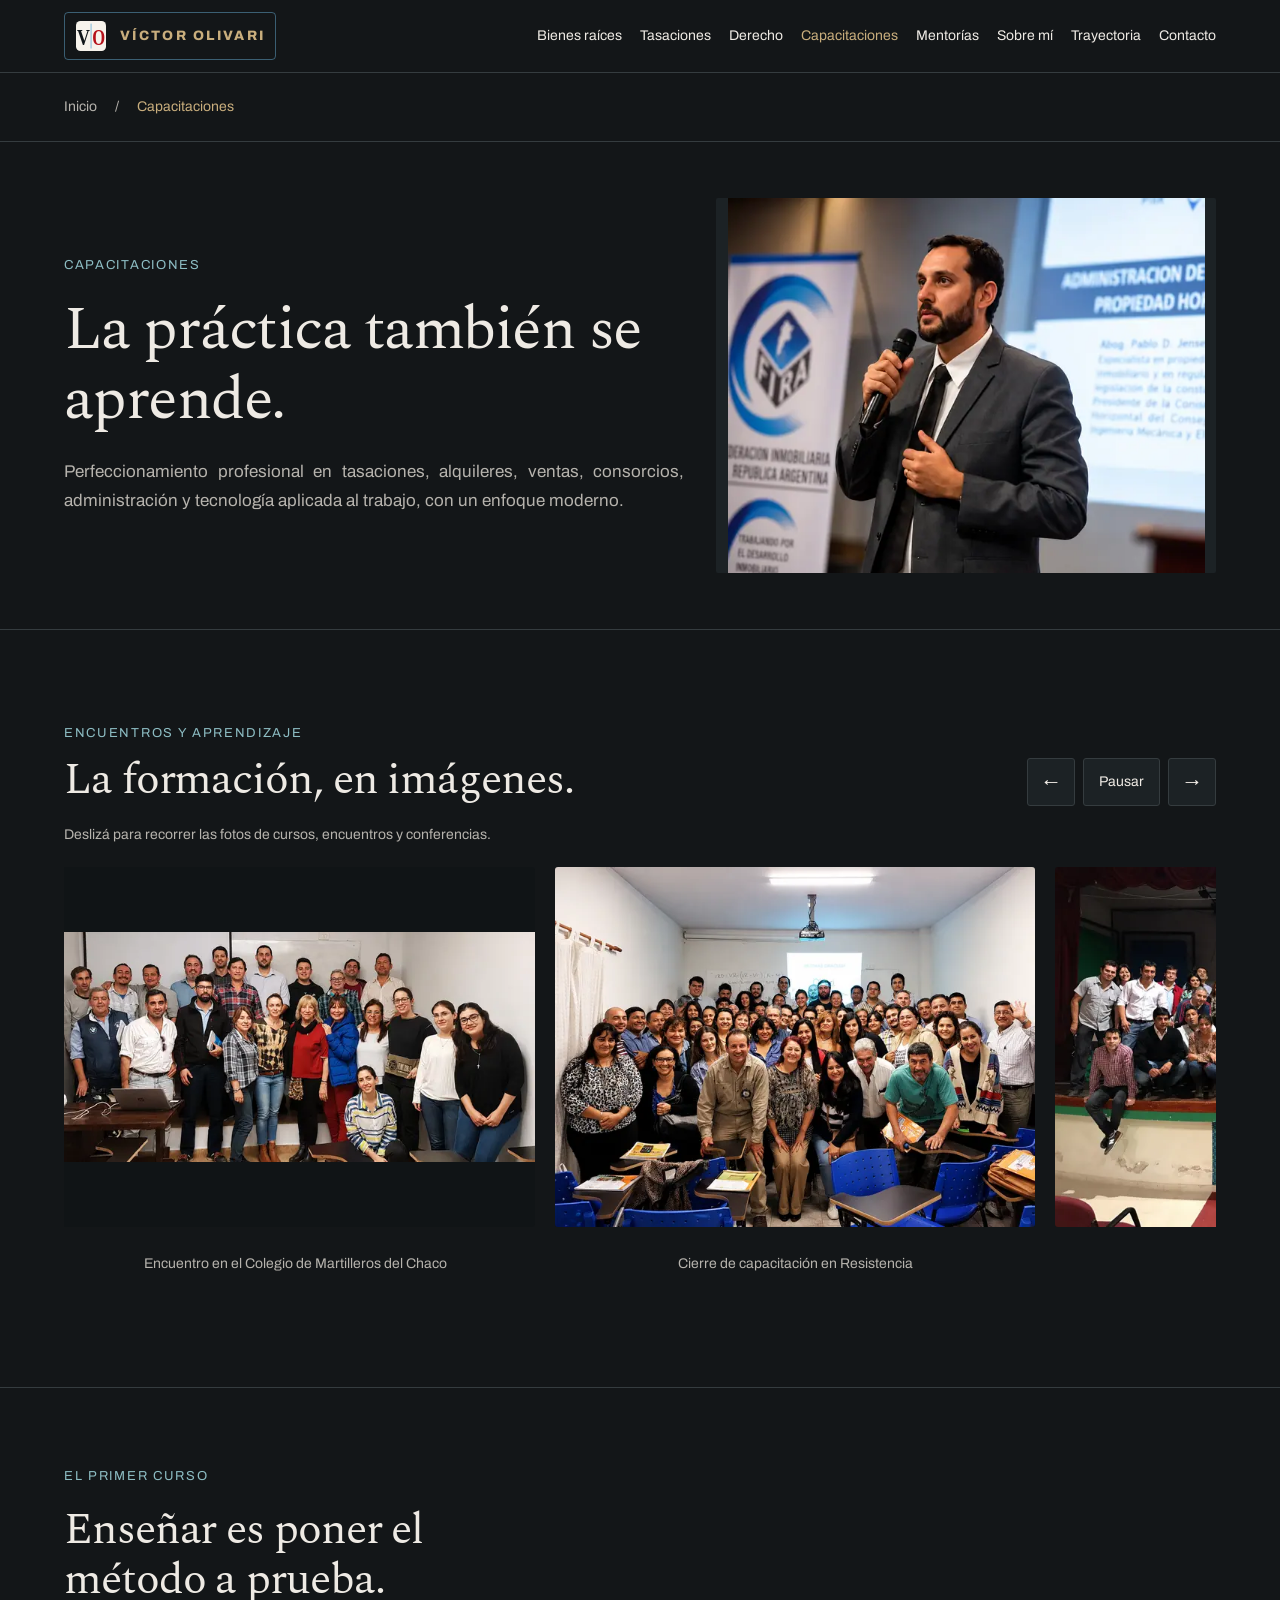
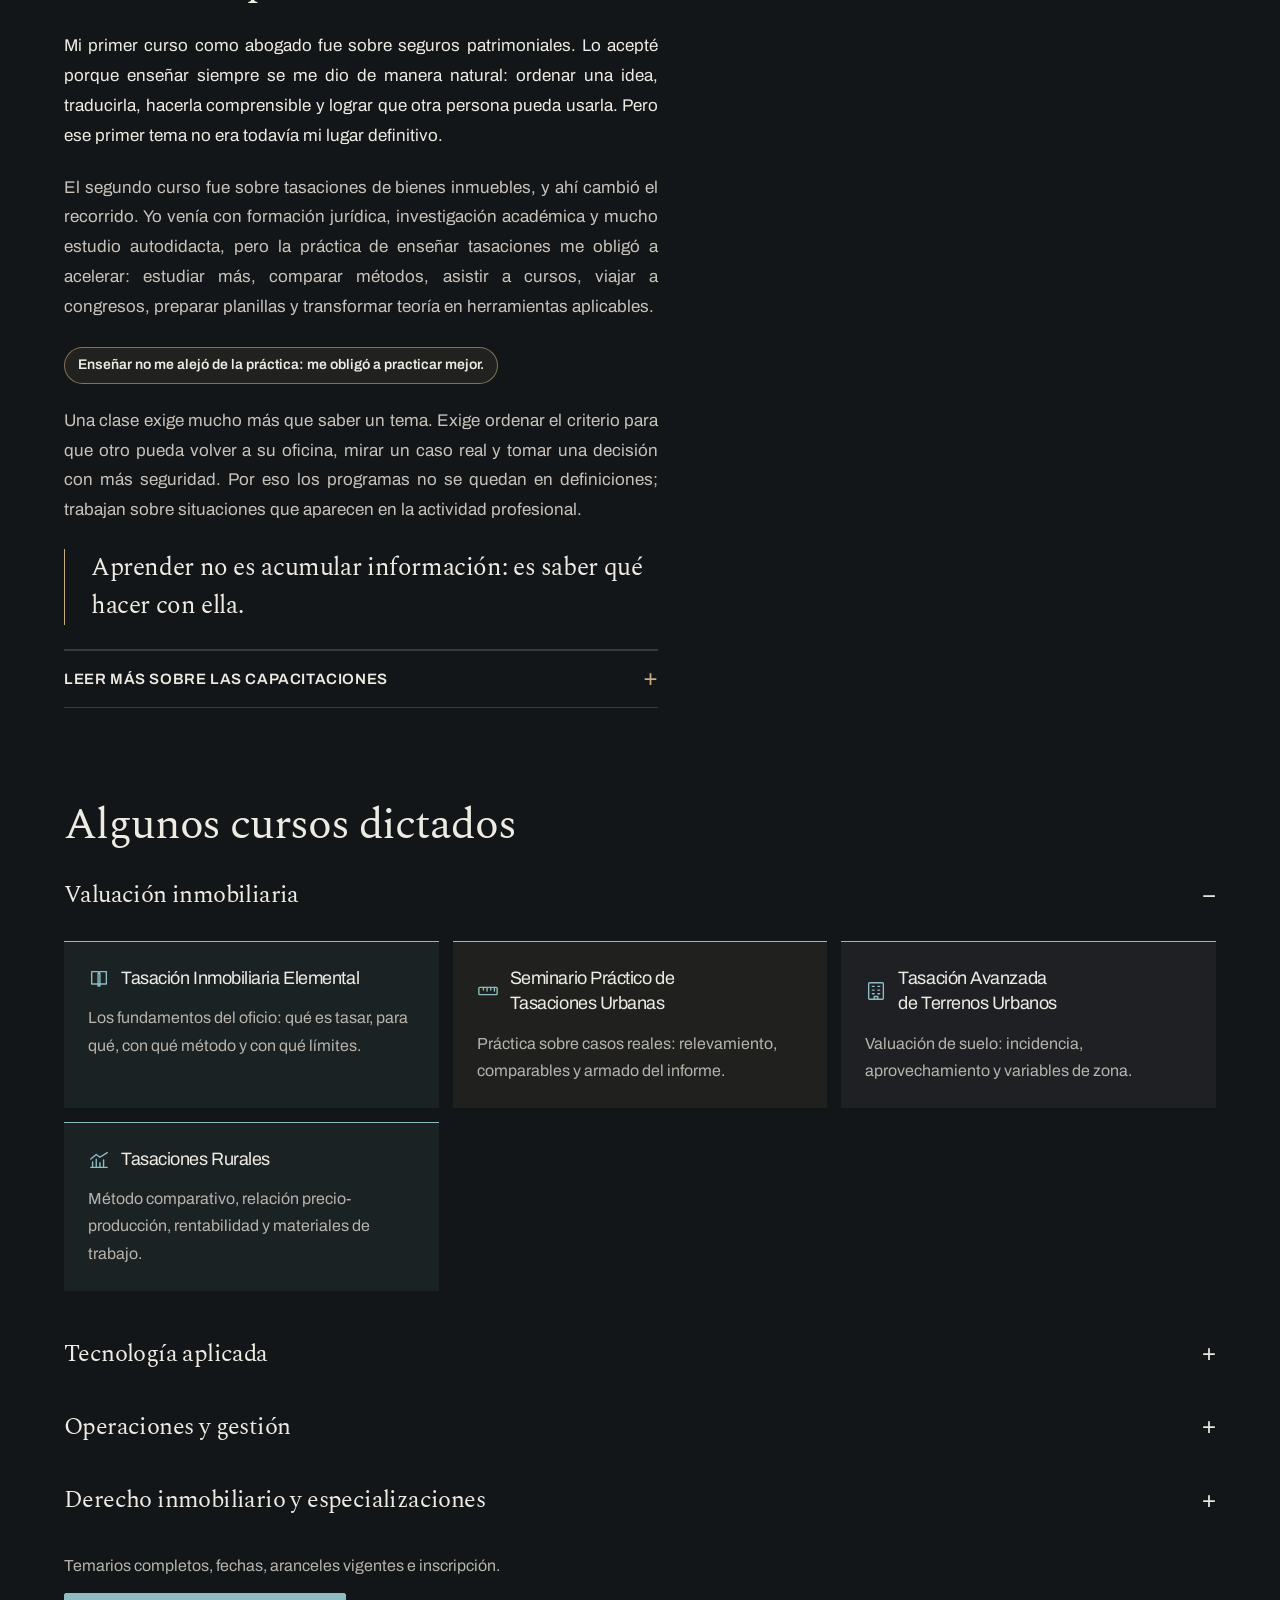
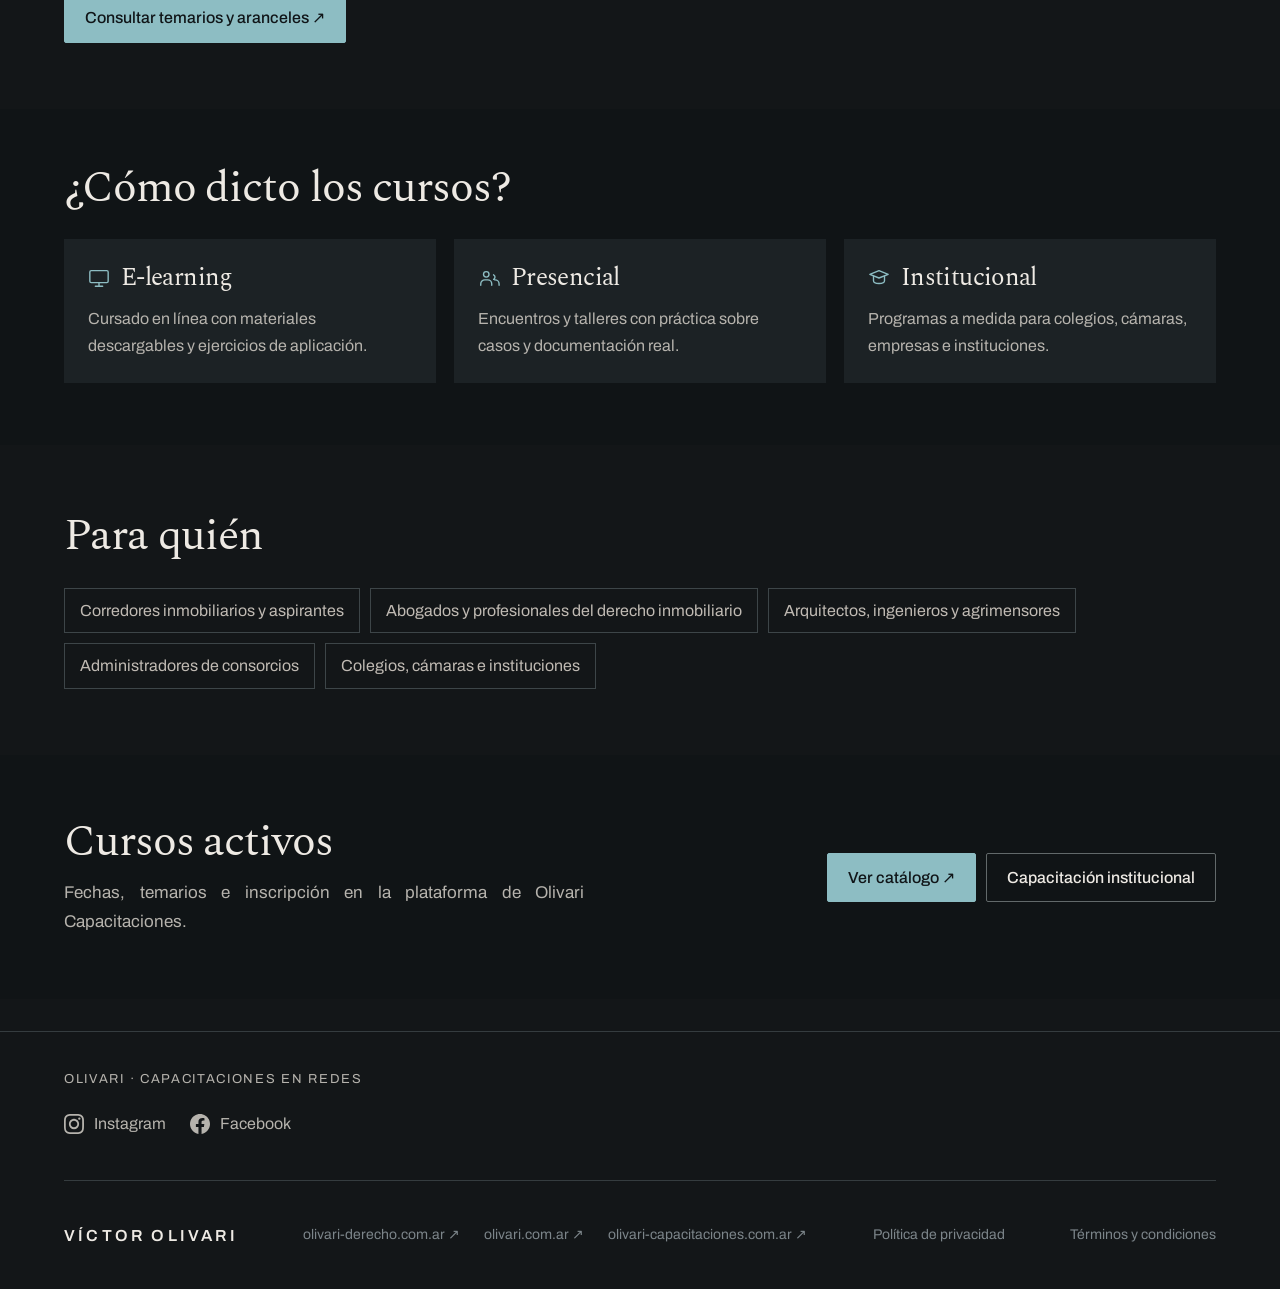
<file: capacitaciones/index.html>
<!doctype html>
<html lang="es">
<head>
<meta charset="utf-8">
<meta name="viewport" content="width=device-width, initial-scale=1">
<title>Cursos para corredores inmobiliarios y administradores</title>
<meta name="description" content="Formación profesional para el sector inmobiliario: tasaciones, alquileres, administración de consorcios e inteligencia artificial aplicada.">
<link rel="canonical" href="https://www.victorolivari.com.ar/capacitaciones/">
<meta property="og:type" content="website">
<meta property="og:title" content="Cursos para corredores inmobiliarios y administradores">
<meta property="og:description" content="Formación profesional para el sector inmobiliario: tasaciones, alquileres, administración de consorcios e inteligencia artificial aplicada.">
<meta property="og:url" content="https://www.victorolivari.com.ar/capacitaciones/">
<meta property="og:locale" content="es_AR">
<meta property="og:image" content="https://www.victorolivari.com.ar/compartir.jpg?v=20260920">
<meta property="og:image:width" content="1200">
<meta property="og:image:height" content="630">
<meta property="og:image:alt" content="Víctor Olivari, corredor inmobiliario y abogado">
<meta name="twitter:card" content="summary_large_image">
<meta name="twitter:image" content="https://www.victorolivari.com.ar/compartir.jpg?v=20260920">
<meta name="theme-color" content="#131618">
<meta name="robots" content="index, follow, max-image-preview:large">
<link rel="icon" type="image/svg+xml" href="/favicon.svg?v=20260909-2">
<link rel="icon" type="image/png" sizes="32x32" href="/favicon-32.png?v=20260909-1">
<link rel="icon" type="image/png" sizes="16x16" href="/favicon-16.png?v=20260909-1">
<link rel="apple-touch-icon" sizes="180x180" href="/apple-touch-icon.png?v=20260909-1">
<link rel="manifest" href="/site.webmanifest?v=20260906">
<link rel="preconnect" href="https://fonts.googleapis.com">
<link rel="preconnect" href="https://fonts.gstatic.com" crossorigin>
<link rel="stylesheet" href="https://fonts.googleapis.com/css2?family=Archivo:wght@400;500;600&family=Spectral:wght@400&display=swap">
<style>

    body { margin: 0; background: #131618; }
    a { color: inherit; text-decoration: none; }
    a:hover { color: var(--ocre); }
    .page {
      background: #131618; color: #EAE6E0;
      font-family: Archivo, Helvetica Neue, sans-serif;
      --h1: calc(clamp(30px, 3.75vw, 48px) * var(--ts));
      --h2: calc(clamp(23px, 2.66vw, 34px) * var(--ts));
      --h3: calc(clamp(19px, 1.875vw, 24px) * var(--ts));
      --body: calc(clamp(16px, 1.3vw, 17px) * var(--bs));
      --small: calc(clamp(14.5px, 1.2vw, 15.5px) * var(--bs));
      --label: calc(clamp(12px, 1vw, 13px) * var(--bs));
      --ink: #EAE6E0; --muted: #A29C95; --panel: #1D2124; --deep: #0E1113; --line: #2A2F32;
    }
    .h { font-family: var(--tf); font-weight: 700; letter-spacing: -0.03em; line-height: 1.1; margin: 0; }
    .wrap { padding-left: 80px; padding-right: 80px; }
    .lbl { font-size: var(--label); letter-spacing: 0.2em; text-transform: uppercase; color: var(--muted); }
    .body { font-size: var(--body); line-height: 1.72; color: var(--muted); margin: 0; }
    .ph { background: var(--panel); overflow: hidden; }
    .ph img { width: 100%; height: 100%; object-fit: cover; display: block; }
    .photo { background: var(--panel); border: 1px dashed #454D51; display: flex; align-items: center; justify-content: center; text-align: center; padding: 14px; color: #7C858A; font-size: var(--label); letter-spacing: 0.08em; line-height: 1.7; }
    /* --- Relato: columna de lectura para los textos largos --- */
    .relato { max-width: 66ch; }
    .relato p { font-size: calc(var(--body) * 1.05); line-height: 1.85; color: #C8C2BB; margin: 0 0 1.15em; }
    .relato p:last-child { margin-bottom: 0; }
    .relato .entrada { font-size: calc(var(--body) * 1.28); line-height: 1.62; color: var(--ink); margin-bottom: 1.3em; }
    .relato strong { color: var(--ink); font-weight: 600; }
    .destacado { font-family: var(--tf); font-size: var(--h3); line-height: 1.45; letter-spacing: -0.015em;
                 color: var(--ink); border-left: 2px solid var(--ocre); padding-left: 26px; margin: 34px 0; }
    /* --- Andamio: lo que Víctor tiene que escribir. Se borra al completarlo. --- */
    .completar { border: 1px dashed #4C5256; padding: 22px 24px; margin: 32px 0; max-width: 66ch; }
    .completar > div:first-child { display: flex; align-items: center; gap: 9px; margin-bottom: 12px; }
    .completar ul { margin: 0; padding-left: 18px; }
    .completar li { font-size: var(--small); line-height: 1.75; color: #A29C95; margin-bottom: 7px; }
    .completar li::marker { color: var(--ocre); }
    .completar li b { color: #C8C2BB; font-weight: 600; }
    .completar .pista { font-size: var(--label); line-height: 1.7; color: #7C858A; margin: 12px 0 0; font-style: italic; }
    .b { border: 1px solid #3D4548; color: var(--ink); background: transparent; padding: 15px 24px;
         font-size: var(--small); font-weight: 600; letter-spacing: 0.05em; text-transform: uppercase;
         display: inline-block; cursor: pointer; transition: background .16s ease, border-color .16s ease, color .16s ease; }
    .b-br:hover, .b-tas:hover { background: var(--rojo); border-color: var(--rojo); color: #FFFFFF; }
    .b-der:hover { background: var(--gris); border-color: var(--gris); color: #131618; }
    .b-cap:hover { background: var(--verde); border-color: var(--verde); color: #FFFFFF; }
    .b-mi:hover { background: var(--ocre); border-color: var(--ocre); color: #131618; }
    .b-men:hover { background: var(--violeta); border-color: var(--violeta); color: #131618; }
    .nav { display: flex; align-items: center; justify-content: space-between; padding-top: 18px; padding-bottom: 18px; border-bottom: 1px solid var(--line); }
    .nav-links { display: flex; gap: 28px; font-size: var(--small); color: var(--muted); }
    .nav-links a { transition: color .16s ease; }
    .nl-br:hover { color: var(--rojo); } .nl-der:hover { color: var(--gris); }
    .nl-cap:hover { color: var(--verde); } .nl-mi:hover { color: var(--ocre); }
    .nl-men:hover { color: var(--violeta); }
    .nav-burger { display: none; }
    .phero { display: grid; grid-template-columns: 1.3fr 1fr; gap: 52px; padding-top: 52px; padding-bottom: 56px; align-items: center; }
    .cols2 { display: grid; grid-template-columns: repeat(2, minmax(0, 1fr)); gap: 20px; }
    .cols3 { display: grid; grid-template-columns: repeat(3, minmax(0, 1fr)); gap: 20px; }
    .card { background: var(--panel); padding: 28px 26px; display: flex; flex-direction: column; gap: 13px; }
    .row { display: grid; grid-template-columns: 260px 1fr; gap: 32px; padding: 22px 0; border-top: 1px solid var(--line); }
    .field { border: 1px solid #3D4548; background: #16191B; padding: 15px 16px; font-size: var(--small); color: #6E7679; }
    .aviso { border-left: 3px solid var(--gris); background: var(--panel); padding: 20px 24px; font-size: var(--small); line-height: 1.7; color: #C0BAB3; }
    .chip { border: 1px solid #3D4548; padding: 9px 15px; font-size: var(--small); color: #C0BAB3; display: inline-block; }
    .chip:hover { border-color: var(--ocre); }
    .chips { display: flex; flex-wrap: wrap; gap: 10px; }
    details > summary { list-style: none; cursor: pointer; padding: 16px 0; border-top: 1px solid var(--line); font-size: var(--small); font-weight: 600; letter-spacing: 0.05em; text-transform: uppercase; color: var(--muted); display: flex; justify-content: space-between; align-items: center; }
    details > summary::-webkit-details-marker { display: none; }
    details > summary:hover { color: var(--ink); }
    details[open] > summary .mas { display: none; }
    details:not([open]) > summary .menos { display: none; }
    .foot { display: flex; justify-content: space-between; align-items: center; gap: 20px; flex-wrap: wrap; font-size: var(--label); color: #7C858A; border-top: 1px solid var(--line); padding-top: 32px; padding-bottom: 32px; }
    .foot-links { display: flex; gap: 24px; flex-wrap: wrap; }
    @media (max-width: 1300px) { .wrap { padding-left: 52px; padding-right: 52px; } }
    @media (max-width: 900px) {
      .phero { grid-template-columns: 1fr; gap: 34px; }
      .cols2, .cols3 { grid-template-columns: 1fr; }
      .row { grid-template-columns: 1fr; gap: 10px; }
    }
    @media (max-width: 640px) {
      .wrap { padding-left: 22px; padding-right: 22px; }
      .nav-links { display: none; } .nav-burger { display: block; }
      .foot { flex-direction: column; align-items: flex-start; gap: 14px; }
    }
  /*EDITORIAL*/
/* Diseño compartido. sincronizar-editorial.py lo integra en los artboards. */
html { color-scheme: dark; scroll-padding-top: 5.5rem; }
body { margin: 0; background: #131618; }
.page { --ts: 1; --bs: 1; --tf: Spectral, Georgia, serif;
  --rojo: #C98579; --gris: #BAC5CA; --verde: #8DBDC3; --ocre: #C9AE7D; --violeta: #B4A7CA;
  --ink: #EEEAE4; --muted: #B6B3AD; --panel: #1C2225; --deep: #101416; --line: #353C3F;
  --h1: clamp(2.15rem, 1.4rem + 3vw, 4.25rem); --h2: clamp(1.8rem, 1.3rem + 1.8vw, 2.8rem);
  --h3: clamp(1.3rem, 1.1rem + .6vw, 1.65rem); --quote: clamp(1.8rem, 1.1rem + 2.6vw, 3.2rem);
  --body: 1.0625rem; --small: 1rem; --label: .8125rem;
  font-family: Archivo, 'Helvetica Neue', Arial, sans-serif; color: var(--ink); line-height: 1.6;
  overflow-wrap: break-word; min-height: 100vh; }
.page *, .page *::before, .page *::after { box-sizing: border-box; }
.page { --rojo: #C98579 !important; --gris: #BAC5CA !important; --verde: #8DBDC3 !important;
  --ocre: #C9AE7D !important; --violeta: #B4A7CA !important; }
.page [hidden] { display: none !important; }
.page img { display: block; max-width: 100%; }
.page a { color: inherit; text-decoration: none; text-underline-offset: .25em; }
.page a:focus-visible, .page button:focus-visible, .page summary:focus-visible,
.page input:focus-visible, .page select:focus-visible, .page textarea:focus-visible {
  outline: 2px solid var(--ocre); outline-offset: 5px; }
.page button, .page input, .page select, .page textarea { font: inherit; }
.page button, .page summary, .page a { -webkit-tap-highlight-color: rgba(201,174,125,.15); }
.page .wrap { width: 100%; max-width: 1360px; margin-inline: auto; padding-inline: 22px; }
.page .h { font-family: Spectral, Georgia, serif; font-weight: 400; letter-spacing: -.025em; line-height: 1.15; text-wrap: balance; }
.page h1 { text-transform: none !important; }
.page .lbl { font-family: Archivo, Arial, sans-serif; font-size: .8125rem; letter-spacing: .13em; line-height: 1.6; }
.page .body { color: var(--muted); line-height: 1.7; }
.page .b { display: inline-flex; align-items: center; justify-content: center; gap: .6rem;
  min-height: 48px; padding: 12px 20px; max-width: 100%; border: 1px solid #62696A;
  border-radius: 2px; font-size: 1rem; font-family: Archivo, Arial, sans-serif;
  line-height: 1.45; font-weight: 500; letter-spacing: 0; text-transform: none;
  color: var(--ink); background: transparent; cursor: pointer;
  transition: background .18s ease, color .18s ease, border-color .18s ease; }
.page .b.primary { background: var(--ink); border-color: var(--ink); color: #131618; }
.page .text-link { display: inline-flex; gap: .7rem; align-items: center; min-height: 44px;
  text-decoration: underline; text-decoration-color: #737A7B; }
.page .text-link::after { content: '→'; font-family: Arial, sans-serif; transition: transform .2s ease; }
.page .text-link[target='_blank']::after { content: '↗'; }
.page .skip-link { position: absolute; left: 22px; top: -150px; z-index: 100;
  background: var(--ink); color: #131618; padding: 14px 20px; }
.page .skip-link:focus { top: 12px; }
.page .site-header { position: sticky; top: 0; z-index: 30; background: #131618; border-bottom: 1px solid var(--line); }
.page .site-nav { display: flex; align-items: center; justify-content: space-between; gap: 18px; min-height: 72px; }
.page .brand { font-family: Archivo, Arial, sans-serif; font-size: .85rem; letter-spacing: .16em; font-weight: 600; white-space: nowrap; }
.page .desktop-links { display: none; }
.page .mobile-menu > summary { display: flex; gap: 10px; align-items: center; justify-content: center;
  min-width: 76px; min-height: 48px; padding: 8px 0; border: 0; color: var(--ink);
  font-size: .875rem; letter-spacing: 0; text-transform: none; }
.page summary { cursor: pointer; list-style: none; }
.page summary::-webkit-details-marker { display: none; }
.page .menu-icon { width: 20px; height: 12px; border-top: 1px solid; border-bottom: 1px solid; }
.page .mobile-menu[open] .menu-icon { height: 1px; border-bottom: 0; }
.page .mobile-links { position: absolute; inset: 72px 0 auto; padding: 12px 22px 24px;
  background: #1C2225; border-bottom: 1px solid var(--line); max-height: calc(100vh - 72px); max-height: calc(100dvh - 72px); overflow: auto; }
.page .mobile-links a { display: block; padding: 12px 0; min-height: 48px; border-bottom: 1px solid var(--line); }
.page [aria-current='page'] { color: var(--ocre); }
.page main { outline: none; }
.page .location-guide { display: flex; align-items: center; flex-wrap: wrap; gap: 8px 24px;
  padding-block: 12px; border-bottom: 1px solid var(--line); font-size: .875rem; }
.page .breadcrumb, .page .section-links { display: flex; align-items: center; flex-wrap: wrap; gap: 4px 18px; }
.page .breadcrumb { color: var(--muted); }
.page .location-guide a { display: inline-flex; align-items: center; gap: 8px; min-height: 44px; }
.page .location-guide a:hover { color: var(--ocre); }
.page .back-link { color: var(--ocre); padding-right: 20px; border-right: 1px solid var(--line); }
.page .section-links { justify-content: space-between; flex: 1; max-width: 540px; gap: 4px 12px; }
.page .section-links a { border-bottom: 1px solid transparent; }
.page .section-links a:hover, .page .section-links a:focus-visible { border-bottom-color: var(--ocre); }
.page main [id] { scroll-margin-top: 1rem; }
.page .hero { display: grid; grid-template-columns: minmax(0,1fr); gap: 26px; padding-block: 32px 44px; }
.page .hero-copy .lbl { color: var(--ocre); margin-bottom: 12px; }
.page .hero h1 { font-size: clamp(1.5rem, 6.6vw, 2rem); max-width: none; margin-bottom: 16px; }
.page .hero-title-line { display: block; white-space: nowrap; }
.page .professional { color: #91C9E8; }
.page .unit[style*='--gris'] .lbl { color: var(--ocre); }
.page .hero .hero-intro { max-width: 48ch; font-size: 1rem; margin: 0 0 20px; }
.page .hero-ctas { display: flex; flex-direction: row; flex-wrap: wrap; gap: 10px; }
.page .hero-ctas .b { flex: 1 1 auto; padding-inline: 14px; }
.page .hero-portrait { margin: 0; min-width: 0; }
.page .hero-portrait .ph { height: 245px; border-radius: 2px; }
.page .hero-portrait img { object-position: 60% 38%; }
.page figcaption { margin-top: 12px; font-size: .8125rem; color: var(--muted); }
.page .ph { background: var(--panel); padding: 0 !important; border: 0 !important; overflow: hidden; border-radius: 2px; }
.page .ph img { display: block; width: 100%; height: 100%; object-fit: cover; filter: saturate(.8); }
.page .section { padding-block: 48px; }
.page .section-head { display: grid; gap: 14px; margin-bottom: 26px; }
.page .section-head h2 { font-size: var(--h2); }
.page .section-head p { max-width: 54ch; margin: 0; }
.page .creds { padding-block: 22px; border-block: 1px solid var(--line); background: var(--panel); }
.page .creds-list { display: flex; flex-direction: column; gap: 8px; font-size: .875rem; margin-top: 12px; }
.page .manifesto { max-width: 1000px; padding-block: 44px; }
.page .manifesto p { font-size: var(--quote); line-height: 1.3; margin: 0; }
.page .manifesto { padding-block: clamp(36px, 5vw, 72px); border-bottom: 1px solid var(--line); }
.page .manifesto .manifesto-premise { font: 400 1rem/1.5 Archivo, Arial, sans-serif; color: var(--muted); margin-bottom: 14px; }
.page .manifesto-premise span, .page .manifesto-equals { color: var(--ocre); }
.page .units { display: grid; grid-template-columns: minmax(0,1fr); gap: 16px; }
.page .unit { background: transparent; border-top: 1px solid var(--line); min-width: 0; }
.page .unit-body { padding: 24px 0; display: flex; flex-direction: column; align-items: flex-start; gap: 12px; }
.page .unit h3 { margin: 0; font-size: 1.65rem; }
.page .unit p { margin: 0; }
.page .unit .text-link { margin-top: auto; }
.page .unit .lbl { color: var(--area, var(--muted)); }
.page .unit-photo { margin: 6px 0; width: 100%; aspect-ratio: 4 / 3; }
.page .unit-photo img { object-position: center 30%; }
.page .unit-photo img[src*='INMO'] { object-position: center 10%; }
.page .unit-photo img[src*='curso1'] { object-position: 28% center; }
.page .about .about-portrait { aspect-ratio: 1 / 1; }
.page .about-portrait img { object-position: center 40%; }
.page .about { display: grid; grid-template-columns: minmax(0,1fr); gap: 28px; }
.page .about .ph { aspect-ratio: 4 / 3; }
.page .about h2 { font-size: var(--h2); margin: 12px 0 18px; }
.page .about p { max-width: 55ch; }
.page .about .text-link { margin-top: 16px; }
.page .gallery { display: grid; grid-template-columns: minmax(0,1fr); gap: 26px; }
.page .gallery figure { margin: 0; }
.page .gallery .ph { aspect-ratio: 16 / 10; }
.page .close-ctas { display: flex; flex-direction: row; flex-wrap: wrap; gap: 12px; justify-content: flex-start; }
.page .closing { border-top: 1px solid var(--line); }
.page .closing h2 { font-size: var(--h2); margin-bottom: 16px; }
.page .closing p { margin: 0 0 24px; max-width: 54ch; }
.page .foot { display: flex; flex-direction: column; align-items: flex-start; gap: 22px; padding-block: 32px; font-size: .875rem; }
.page .foot .h { font: 600 .85rem Archivo, Arial, sans-serif; white-space: nowrap; }
.page .foot-links { display: flex; flex-wrap: wrap; gap: 6px 24px; }
.page .social-links { display: flex; flex-wrap: wrap; gap: 12px 24px; }
.page .social-links a { display: inline-flex; align-items: center; gap: 10px; min-height: 48px; font-size: 1rem; color: var(--muted); }
.page .social-links a:hover { color: var(--ocre); }
.page .social-links svg { width: 20px; height: 20px; flex-shrink: 0; fill: currentColor; }
.page .area-socials { margin-top: 32px; padding-block: 24px 32px; border-top: 1px solid var(--line); }
.page .area-socials .lbl { margin-bottom: 10px; }
.page .foot a { min-height: 44px; display: inline-flex; align-items: center; overflow-wrap: anywhere; }
.page .phero { display: grid; grid-template-columns: minmax(0,1fr); gap: 28px; padding-block: 36px 44px; }
.page .phero .ph { max-height: 300px; aspect-ratio: 4 / 3 !important; }
.page .phero h1 { max-width: 22ch; }
.page .phero .body { font-size: var(--body) !important; }
.page .relato { max-width: 66ch; }
.page .relato p, .page .relato .entrada { font-size: var(--body); line-height: 1.75; }
.page .destacado { font: 400 var(--h3)/1.5 Spectral, Georgia, serif; border-left: 1px solid var(--ocre); margin: 24px 0; }
.page .story-pill { display: inline-flex; align-items: center; max-width: 100%; margin: 6px 0 22px;
  padding: 8px 13px; border: 1px solid color-mix(in srgb, var(--ocre) 58%, transparent);
  border-radius: 999px; color: var(--ink); background: rgba(201,174,125,.08);
  font-size: .875rem; font-weight: 600; line-height: 1.35; }
.page .cols2, .page .cols3 { display: grid; grid-template-columns: minmax(0,1fr); gap: 18px; }
.page .cols2 > *, .page .cols3 > *, .page .row > *, .page .tray-row > * { min-width: 0; }
.page .card { padding: 24px; border-top-width: 1px !important; }
.page .row, .page .tray-row { display: grid; grid-template-columns: minmax(0,1fr) !important; gap: 10px; padding-block: 22px; }
.page .tray-src { text-align: left !important; }
.page .tray-thumb { width: 100%; max-width: 280px; }
.page .practice-list { border-top: 1px solid var(--line); }
.page .practice { border-bottom: 1px solid var(--line); }
.page .practice > summary { min-height: 64px; display: flex; align-items: center; justify-content: space-between;
  gap: 18px; border: 0; font-family: Archivo, Arial, sans-serif; font-size: 1.0625rem; color: var(--ink); font-weight: 400; letter-spacing: 0; text-transform: none; }
.page .practice > summary::after { content: '+'; font: 300 1.6rem Arial, sans-serif; color: var(--muted); flex-shrink: 0; }
.page .practice[open] > summary::after { content: '−'; }
.page .practice > .body { padding-bottom: 24px; max-width: 65ch; }
.page .program-group { margin-bottom: 24px; }
.page .program-group > summary { min-height: 64px; border: 0; font-weight: 400; letter-spacing: 0; text-transform: none; gap: 16px; color: var(--ink); }
.page .program-group > summary::after { content: '+'; font: 1.5rem Arial, sans-serif; }
.page .program-group[open] > summary::after { content: '−'; }
.page .program-group .cols3 { padding-bottom: 12px; }
.page .program-group .h { font-family: Archivo, Arial, sans-serif; font-size: 1.125rem !important; line-height: 1.4; }
.page .program-group > summary .h { font: 400 1.5rem/1.3 Spectral, Georgia, serif !important; }
.page .program-group summary { display: flex; align-items: center; justify-content: space-between; }
.page .contact-areas { display: grid; gap: 18px; }
.page .contact-area { border: 1px solid var(--line); padding: 0 20px; background: var(--panel); }
.page .contact-area > summary { min-height: 80px; border: 0; text-transform: none; letter-spacing: 0; color: var(--ink); font-size: 1.125rem; gap: 16px; }
.page .contact-area > summary::after { content: '+'; font: 1.5rem Arial, sans-serif; }
.page .contact-area[open] > summary::after { content: '−'; }
.page .contact-area .card { padding: 0 0 24px; border: 0 !important; }
.page .campo > span { font-size: .875rem; text-transform: none; letter-spacing: 0; }
.page .campo input, .page .campo select, .page .campo textarea { width: 100%; min-width: 0; max-width: 100%; min-height: 48px;
  padding: 12px; background: #131618; color: var(--ink); border: 1px solid #61696D; border-radius: 2px; font-size: 1rem; }
.page .campo textarea { min-height: 120px; }
.page .campo input::placeholder, .page .campo textarea::placeholder { color: #A9ACAC; opacity: 1; }
.page .via { overflow-wrap: anywhere; }
.page .via svg { flex-shrink: 0; }
.page .chip { font-size: 1rem; }
.page .record-img { max-width: 100%; height: auto; }
.page .cta-movil { position: static !important; display: flex !important; width: fit-content !important; max-width: calc(100% - 44px); margin: 0 auto 32px; padding: 14px 20px; gap: 10px; align-items: center; border: 1px solid var(--line); background: transparent !important; color: var(--ink) !important; box-shadow: none !important; border-radius: 2px !important; }
@media (hover: hover) {
  .page .b:hover { background: #2B3336; color: var(--ink); border-color: var(--ocre); }
  .page .b.primary:hover { background: #D8C9AD; color: #131618; border-color: #D8C9AD; }
  .page .text-link:hover, .page .foot a:hover, .page .desktop-links a:hover { color: var(--ocre); }
  .page .text-link:hover::after { transform: translateX(3px); }
}
@media (max-width: 699px) {
  .page .anio-cuerpo > div[style*='grid-template-columns'] { grid-template-columns: minmax(0, 1fr) !important; gap: 8px !important; }
  .page .anio-cuerpo > div > div { min-width: 0; }
  .page .wrap[style*='padding-top'] { padding-top: 40px !important; }
  .page .wrap[style*='padding-bottom'] { padding-bottom: 40px !important; }
  .page .wrap[style*='padding-bottom: 18px'], .page .wrap[style*='padding-bottom: 26px'] { padding-bottom: 18px !important; }
  .page .cols2[style], .page .cols3[style] { gap: 22px !important; }
  .page h2[style*='max-width'] { max-width: 100% !important; }
}
@media (min-width: 700px) {
  .page .wrap { padding-inline: 40px; }
  .page .hero { grid-template-columns: minmax(0,1.1fr) minmax(0,1fr); gap: 36px; align-items: center; padding-block: 52px; }
  .page .hero h1 { font-size: clamp(1.4rem, 3vw, 3rem); }
  .page .hero-portrait .ph { height: auto; aspect-ratio: 4 / 5; }
  .page .hero-portrait img { object-position: 100% 45%; }
  .page .section { padding-block: 64px; }
  .page .creds-list { flex-direction: row; flex-wrap: wrap; gap: 12px 32px; }
  .page .units { grid-template-columns: minmax(0,1fr); gap: 24px; }
  .page .unit-body { display: grid; grid-template-columns: minmax(0,.85fr) minmax(0,1fr); gap: 14px 28px; align-items: start; }
  .page .unit-body > * { grid-column: 2; }
  .page .unit-body .unit-photo { grid-column: 1; grid-row: 1 / 5; aspect-ratio: 4 / 5; margin: 0; }
  .page .unit-body .text-link { align-self: end; }
  .page .unit-body { height: 100%; }
  .page .gallery, .page .cols2, .page .cols3 { grid-template-columns: repeat(2,minmax(0,1fr)); }
  .page .about { grid-template-columns: repeat(2,minmax(0,1fr)); gap: 44px; align-items: center; }
  .page .phero { grid-template-columns: minmax(0,1.25fr) minmax(0,1fr); padding-block: 56px; }
  .page .phero .ph { max-height: 430px; }
  .page .phero.text-only { grid-template-columns: 1fr; }
  .page .tray-row { grid-template-columns: 80px minmax(0,1fr) minmax(180px,.75fr) !important; gap: 24px; }
  .page .row { grid-template-columns: minmax(170px,.6fr) minmax(0,1.7fr) !important; gap: 26px; }
  .page .contact-areas { max-width: 820px; }
}
@media (min-width: 1100px) {
  .page .wrap { padding-inline: 64px; }
  .page .hero { gap: 80px; padding-block: 64px 72px; }
  .page .hero-portrait { max-width: 440px; justify-self: end; width: 100%; }
  .page .hero .hero-intro { font-size: 1.125rem; }
  .page .hero-ctas .b { flex: none; padding-inline: 24px; }
  .page .desktop-links { display: flex; align-items: center; gap: 18px; font-size: .875rem; }
  .page .desktop-links a { display: inline-flex; align-items: center; min-height: 44px; white-space: nowrap; }
  .page .mobile-menu { display: none; }
  .page .section { padding-block: 80px; }
  .page .section-head { grid-template-columns: 1fr 1fr; gap: 50px; align-items: end; }
  .page .cols3 { grid-template-columns: repeat(3,minmax(0,1fr)); }
  .page .units { grid-template-columns: repeat(3,minmax(0,1fr)); gap: 32px; }
  .page .unit-body { display: flex; gap: 16px; }
  .page .unit-body > .lbl { min-height: 3.2em; }
  .page .unit-body > h3 { min-height: 2.3em; }
  .page .unit-body .unit-photo { aspect-ratio: 4 / 3; margin: 0 0 4px; }
  .page .foot { flex-direction: row; flex-wrap: wrap; justify-content: space-between; align-items: center; }
}
@media (prefers-reduced-motion: no-preference) {
  html { scroll-behavior: smooth; }
  .page details[open] > .body, .page details[open] > .cols3, .page details[open] > .card { animation: editorial-open .22s ease-out; }
  @keyframes editorial-open { from { opacity: .5; transform: translateY(4px); } to { opacity: 1; transform: none; } }
}
@media (prefers-reduced-motion: reduce) {
  .page *, .page *::before, .page *::after { animation: none !important; transition: none !important; scroll-behavior: auto !important; }
}
/* Fotos de las áreas: se conserva el encuadre original, también en celular. */
.page .phero .area-portrait { max-height: none; }
.page .phero .area-portrait-vertical { aspect-ratio: 3 / 4 !important; width: 100%; max-width: 390px; justify-self: center; }
.page .area-portrait img { object-fit: contain; filter: none; }
.page .course-carousel { min-width: 0; border-block: 1px solid var(--line); }
.page .carousel-heading { display: flex; flex-wrap: wrap; align-items: end; justify-content: space-between; gap: 20px; }
.page .carousel-heading .lbl { margin-bottom: 12px; }
.page .carousel-heading .h { font-size: var(--h2); }
.page .carousel-controls { display: flex; gap: 8px; }
.page .carousel-controls[hidden] { display: none; }
.page .carousel-controls button { min-width: 48px; min-height: 48px; padding: 10px 15px; border: 1px solid var(--line); border-radius: 3px; background: var(--panel); color: var(--ink); font: inherit; font-size: .875rem; cursor: pointer; }
.page .carousel-controls button:hover { border-color: var(--verde); }
.page .carousel-controls button:disabled { cursor: default; color: var(--muted); }
.page .carousel-help { color: var(--muted); font-size: .875rem; line-height: 1.5; margin-block: 18px 22px; }
.page .carousel-viewport { overflow-x: auto; overscroll-behavior-x: contain; scrollbar-width: thin; scrollbar-color: var(--verde) var(--panel); scroll-behavior: auto; padding-bottom: 12px; }
.page .carousel-track { display: flex; gap: 20px; width: max-content; }
.page .carousel-track figure { flex: none; width: min(76vw, 480px); margin: 0; }
.page .carousel-track img { display: block; width: 100%; height: auto; aspect-ratio: 4 / 3; object-fit: contain; background: var(--deep); border-radius: 3px; }
.page .carousel-track figcaption { padding-top: 14px; max-width: 38ch; font-size: .875rem; line-height: 1.5; color: var(--muted); }
/* El texto acompaña a cada imagen, incluso cuando la foto es vertical o panorámica. */
.page .course-carousel .carousel-track figure { display: flex; flex-direction: column; align-items: center; text-align: center; }
.page .course-carousel .carousel-track figcaption { width: 100%; max-width: min(100%, 38ch); text-align: center; }
.page .carousel-viewport:focus-visible, .page .carousel-controls button:focus-visible { outline: 2px solid var(--verde); outline-offset: 3px; }
/* El recorrido reúne fotos de formatos muy diferentes; el fondo unifica la serie
   sin recortar personas ni documentos importantes. */
.page .journey-carousel { margin-top: 10px; }
.page .journey-carousel .carousel-track { gap: 16px; }
.page .journey-carousel .carousel-track figure { width: min(82vw, 560px); }
.page .journey-carousel .carousel-track figure { display: flex; flex-direction: column; align-items: center; text-align: center; }
.page .journey-carousel .carousel-track img { aspect-ratio: 3 / 2; filter: saturate(.88); }
.page .journey-carousel .carousel-track figcaption { min-height: 2.7em; width: 100%; max-width: min(100%, 46ch); padding: 12px 2px 0; color: var(--ink); text-align: center; }
.page .story-more { max-width: 66ch; margin-top: 1.35rem; border-top: 1px solid var(--line); border-bottom: 1px solid var(--line); }
.page .story-more > summary { display: flex; align-items: center; justify-content: space-between; min-height: 56px; cursor: pointer; color: var(--ink); font-size: .9375rem; font-weight: 600; letter-spacing: .04em; list-style: none; }
.page .story-more > summary::-webkit-details-marker { display: none; }
.page .story-more > summary::after { content: '+'; color: var(--ocre); font: 1.5rem/1 Arial, sans-serif; }
.page .story-more[open] > summary::after { content: '−'; }
.page .story-more .relato { padding-bottom: 10px; }
.page .family-story { display: grid; gap: 28px; align-items: center; margin-top: 42px; padding-top: 42px; border-top: 1px solid var(--line); }
.page .family-story .ph { aspect-ratio: 3 / 4; max-width: 390px; justify-self: center; }
.page .family-story .ph img { object-fit: cover; }
/* Mentorías: consultoría de criterio, con el violeta como señal del área. */
.page .mentor-hero { display: grid; gap: 30px; padding-block: 42px 54px; }
.page .mentor-hero-copy { align-self: center; }
.page .mentor-hero .lbl, .page .mentor-section .lbl { color: var(--violeta); }
.page .mentor-hero h1 { margin: 14px 0 22px; max-width: 18ch; font-size: var(--h1); }
.page .mentor-lead { max-width: 62ch; margin: 0; font-size: calc(var(--body) * 1.08); }
.page .mentor-pills { display: flex; flex-wrap: wrap; gap: 9px; margin-top: 26px; }
.page .mentor-pill { display: inline-flex; align-items: center; min-height: 38px; padding: 7px 12px;
  border: 1px solid color-mix(in srgb, var(--violeta) 55%, var(--line)); border-radius: 999px;
  background: color-mix(in srgb, var(--violeta) 8%, transparent); color: var(--ink);
  font-size: .875rem; font-weight: 600; line-height: 1.35; }
.page .mentor-hero figure { margin: 0; align-self: center; }
.page .mentor-hero .ph { aspect-ratio: 3 / 2; }
.page .mentor-hero .ph img { object-fit: cover; object-position: center; filter: saturate(.86); }
.page .mentor-hero figcaption { text-align: center; }
.page .mentor-principle { padding-block: 34px; border-block: 1px solid var(--line);
  background: linear-gradient(90deg, color-mix(in srgb, var(--violeta) 7%, transparent), transparent 72%); }
.page .mentor-principle p { max-width: 900px; margin: 0; font: 400 var(--h3)/1.55 Spectral, Georgia, serif; }
.page .mentor-principle strong { color: var(--violeta); font-weight: 400; }
.page .mentor-section { padding-block: 54px; }
.page .mentor-section-head { display: grid; gap: 14px; margin-bottom: 28px; }
.page .mentor-section-head h2 { margin: 0; font-size: var(--h2); max-width: 21ch; }
.page .mentor-section-head p { max-width: 62ch; margin: 0; }
.page .mentor-grid { display: grid; grid-template-columns: minmax(0,1fr); gap: 14px; }
.page .mentor-card { min-width: 0; padding: 22px; border: 1px solid var(--line); border-top-color: var(--violeta);
  background: linear-gradient(145deg, color-mix(in srgb, var(--violeta) 6%, var(--panel)), var(--panel));
  transition: transform .22s ease, border-color .22s ease, background .22s ease; }
.page .mentor-icon { display: inline-flex; width: 42px; height: 42px; align-items: center; justify-content: center;
  margin-bottom: 18px; border: 1px solid color-mix(in srgb, var(--violeta) 55%, var(--line));
  color: var(--violeta); background: color-mix(in srgb, var(--violeta) 7%, transparent); }
.page .mentor-icon svg { width: 22px; height: 22px; fill: none; stroke: currentColor; stroke-width: 1.55;
  stroke-linecap: round; stroke-linejoin: round; }
.page .mentor-card h3 { margin: 0 0 10px; font: 400 var(--h3)/1.28 Spectral, Georgia, serif; }
.page .mentor-card p { margin: 0; font-size: 1rem; line-height: 1.68; color: var(--muted); }
.page .mentor-case { display: grid; gap: 28px; align-items: center; padding-block: 54px;
  border-block: 1px solid var(--line); }
.page .mentor-case .ph { aspect-ratio: 3 / 2; }
.page .mentor-case .ph img { object-fit: cover; filter: saturate(.88); }
.page .mentor-case h2 { margin: 10px 0 18px; font-size: var(--h2); }
.page .mentor-case p { margin: 0 0 16px; max-width: 60ch; }
.page .mentor-method { display: grid; gap: 0; border-top: 1px solid var(--line); counter-reset: mentor-step; }
.page .mentor-step { position: relative; padding: 26px 0 26px 58px; border-bottom: 1px solid var(--line); counter-increment: mentor-step; }
.page .mentor-step::before { content: '0' counter(mentor-step); position: absolute; left: 0; top: 27px;
  color: var(--violeta); font: 600 .875rem/1 Archivo, Arial, sans-serif; letter-spacing: .08em; }
.page .mentor-step h3 { margin: 0 0 8px; font-size: var(--h3); }
.page .mentor-step p { margin: 0; max-width: 64ch; }
.page .mentor-proof-grid { display: grid; grid-template-columns: minmax(0,1fr); gap: 12px; }
.page .mentor-proof { padding: 20px 0; border-top: 1px solid var(--line); }
.page .mentor-proof strong { display: block; margin-bottom: 7px; color: var(--ink); font-size: 1.0625rem; }
.page .mentor-proof p { margin: 0; }
.page .mentor-more { max-width: 820px; margin-top: 30px; }
.page .mentor-cta { margin-block: 12px 56px; padding-block: 36px; border-top: 1px solid var(--violeta);
  background: linear-gradient(110deg, color-mix(in srgb, var(--violeta) 10%, var(--panel)), var(--panel)); }
.page .mentor-cta h2 { margin: 0 0 14px; font-size: var(--h2); }
.page .mentor-cta p { max-width: 62ch; margin: 0 0 24px; }
@media (hover: hover) {
  .page .mentor-card:hover { transform: translateY(-3px); border-color: color-mix(in srgb, var(--violeta) 68%, var(--line)); }
}
@media (min-width: 700px) {
  .page .family-story { grid-template-columns: minmax(0,1.15fr) minmax(260px,.85fr); gap: 48px; }
  .page .mentor-hero, .page .mentor-case { grid-template-columns: minmax(0,1.12fr) minmax(280px,.88fr); gap: 48px; }
  .page .mentor-grid, .page .mentor-proof-grid { grid-template-columns: repeat(2,minmax(0,1fr)); }
  .page .mentor-section-head { grid-template-columns: minmax(0,.9fr) minmax(0,1.1fr); gap: 38px; align-items: end; }
  .page .mentor-method { grid-template-columns: repeat(3,minmax(0,1fr)); }
  .page .mentor-step { padding: 62px 24px 26px 0; border-right: 1px solid var(--line); }
  .page .mentor-step:last-child { border-right: 0; padding-left: 24px; }
  .page .mentor-step:nth-child(2) { padding-left: 24px; }
  .page .mentor-step::before { left: 0; top: 27px; }
  .page .mentor-step:nth-child(n+2)::before { left: 24px; }
}
@media (min-width: 1100px) {
  .page .mentor-grid { grid-template-columns: repeat(4,minmax(0,1fr)); }
  .page .mentor-hero { padding-block: 70px 82px; gap: 72px; }
  .page .mentor-section { padding-block: 78px; }
}
@media print {
  .page .carousel-controls, .page .carousel-track [aria-hidden="true"] { display: none; }
  .page .carousel-viewport { overflow: visible; }
  .page .carousel-track { width: auto; flex-wrap: wrap; }
  .page .site-header, .page .skip-link, .page .cta-movil { display: none !important; }
  .page .ph img { filter: none; }
}

.page[data-page="Capacitaciones"] .program-group { margin-bottom: 10px; }
.page[data-page="Capacitaciones"] .program-group > summary { min-height: 58px; padding-block: 16px; font-weight: 700; }
.page[data-page="Capacitaciones"] .program-group .cols3 { gap: 14px; padding-block: 14px 22px; }
.page[data-page="Capacitaciones"] .program-group .card { background: rgba(141, 189, 195, .065); border-color: rgba(141, 189, 195, .38); }
.page[data-page="Capacitaciones"] .program-group .card:nth-child(3n+2) { background: rgba(201, 174, 125, .065); border-top-color: var(--ocre) !important; }
.page[data-page="Capacitaciones"] .program-group .card:nth-child(3n) { background: rgba(180, 167, 202, .065); border-top-color: var(--violeta) !important; }
.page[data-page="Capacitaciones"] .course-catalog-link { display: inline-flex; margin-top: 14px; }

/*/EDITORIAL*/

</style>
<link rel="stylesheet" href="/site-overrides.css?v=20260920">
<script src="/nav-trayectoria.js" defer></script>
<!--GA4--><script async src="https://www.googletagmanager.com/gtag/js?id=G-Y1QVQXYZV7"></script><script>window.dataLayer=window.dataLayer||[];function gtag(){dataLayer.push(arguments);}gtag('js',new Date());gtag('config','G-Y1QVQXYZV7');</script><!--/GA4--></head>
<body>
<div class="page" data-page="Capacitaciones" style="--rojo: #C98579; --gris: #BAC5CA; --verde: #8DBDC3; --ocre: #C9AE7D; --violeta: #B4A7CA; --tf: Spectral, Georgia, serif; --ts: 1; --bs: 1;"><a class="skip-link" href="#contenido-Capacitaciones">Ir al contenido</a><header class="site-header"><nav aria-label="Navegación principal" class="wrap site-nav"><a class="brand" href="/">VÍCTOR OLIVARI</a><div class="desktop-links"><a href="/bienes-raices/">Bienes raíces</a><a href="/tasaciones/">Tasaciones</a><a href="/servicios-juridicos/">Derecho</a><a aria-current="page" href="/capacitaciones/">Capacitaciones</a><a href="/mentorias/">Mentorías</a><a href="/sobre-mi/">Sobre mí</a><a href="/trayectoria/">Trayectoria</a><a href="/contacto/">Contacto</a></div><details class="mobile-menu"><summary>Menú<span aria-hidden="true" class="menu-icon"></span></summary><div class="mobile-links"><a href="/bienes-raices/">Bienes raíces</a><a href="/tasaciones/">Tasaciones</a><a href="/servicios-juridicos/">Derecho</a><a aria-current="page" href="/capacitaciones/">Capacitaciones</a><a href="/mentorias/">Mentorías</a><a href="/sobre-mi/">Sobre mí</a><a href="/trayectoria/">Trayectoria</a><a href="/contacto/">Contacto</a></div></details></nav></header><main id="contenido-Capacitaciones" tabindex="-1"><!--GUIA--><div class="wrap location-guide"><a class="back-link" href="/" data-back hidden><span aria-hidden="true">←</span> Volver</a><nav class="breadcrumb" aria-label="Ubicación"><a href="/">Inicio</a><span aria-hidden="true">/</span><span aria-current="page">Capacitaciones</span></nav></div><!--/GUIA-->

<div class="wrap phero">
<div>
<div class="lbl" style="color: var(--verde); margin-bottom: 20px;">Capacitaciones</div>
<h1 class="h" style="font-size: var(--h1); margin-bottom: 22px; text-wrap: pretty;">La práctica también se aprende.</h1>
<p class="body" style="max-width: 620px; font-size: calc(var(--body) * 1.08);">Perfeccionamiento profesional en tasaciones, alquileres, ventas, consorcios, administración y tecnología aplicada al trabajo, con un enfoque moderno.</p>
</div>
<div class="ph area-portrait"><img width="1400" height="1100" srcset="/fotos/cursos-cap-new-portada-360.webp 360w, /fotos/cursos-cap-new-portada-640.webp 640w, /fotos/cursos-cap-new-portada-960.webp 960w, /fotos/cursos-cap-new-portada.webp 1400w" sizes="(max-width: 631px) 76vw, 480px" alt="Víctor Olivari durante una capacitación profesional" decoding="async" src="/fotos/cursos-cap-new-portada.webp"/></div>
</div>
<section class="wrap course-carousel section" aria-labelledby="cursos-fotos-titulo" aria-roledescription="carrusel" data-course-carousel data-carousel-speed=".075">
<div class="carousel-heading">
<div><p class="lbl" style="color: var(--verde);">Encuentros y aprendizaje</p><h2 class="h" id="cursos-fotos-titulo">La formación, en imágenes.</h2></div>
<div class="carousel-controls" hidden>
<button type="button" data-carousel-prev aria-label="Foto anterior" aria-controls="cursos-fotos">←</button>
<button type="button" data-carousel-toggle aria-controls="cursos-fotos">Pausar</button>
<button type="button" data-carousel-next aria-label="Foto siguiente" aria-controls="cursos-fotos">→</button>
</div>
</div>
<p class="carousel-help" id="cursos-fotos-ayuda">Deslizá para recorrer las fotos de cursos, encuentros y conferencias.</p>
<div class="carousel-viewport" id="cursos-fotos" tabindex="0" role="group" aria-label="Fotos de capacitaciones" aria-describedby="cursos-fotos-ayuda">
<div class="carousel-track">
<figure data-category="grupal"><img loading="lazy" decoding="async" width="1400" height="669" srcset="/fotos/cursos-colegio-martilleros-360.webp 360w, /fotos/cursos-colegio-martilleros-640.webp 640w, /fotos/cursos-colegio-martilleros-960.webp 960w, /fotos/cursos-colegio-martilleros.webp 1400w" sizes="(max-width: 631px) 76vw, 480px" src="/fotos/cursos-colegio-martilleros.webp" alt="Foto grupal con los participantes de una capacitación en el Colegio de Martilleros" decoding="async"/><figcaption>Encuentro en el Colegio de Martilleros del Chaco</figcaption></figure>
<figure data-category="grupal"><img loading="lazy" decoding="async" width="1400" height="1050" srcset="/fotos/cursos-grupo-1-360.webp 360w, /fotos/cursos-grupo-1-640.webp 640w, /fotos/cursos-grupo-1-960.webp 960w, /fotos/cursos-grupo-1.webp 1400w" sizes="(max-width: 631px) 76vw, 480px" src="/fotos/cursos-grupo-1.webp" alt="Participantes reunidos al finalizar un curso en el aula" decoding="async"/><figcaption>Cierre de capacitación en Resistencia</figcaption></figure>
<figure data-category="grupal"><img loading="lazy" decoding="async" width="1400" height="1050" srcset="/fotos/cursos-grupo-uncaus-360.webp 360w, /fotos/cursos-grupo-uncaus-640.webp 640w, /fotos/cursos-grupo-uncaus-960.webp 960w, /fotos/cursos-grupo-uncaus.webp 1400w" sizes="(max-width: 631px) 76vw, 480px" src="/fotos/cursos-grupo-uncaus.webp" alt="Foto colectiva de los participantes sobre el escenario de la UNCAUS" decoding="async"/><figcaption>Encuentro en la UNCAUS</figcaption></figure>
<figure data-category="grupal"><img loading="lazy" decoding="async" width="1400" height="1050" srcset="/fotos/cursos-grupo-2-360.webp 360w, /fotos/cursos-grupo-2-640.webp 640w, /fotos/cursos-grupo-2-960.webp 960w, /fotos/cursos-grupo-2.webp 1400w" sizes="(max-width: 631px) 76vw, 480px" src="/fotos/cursos-grupo-2.webp" alt="Grupo de asistentes con sus certificados al finalizar una capacitación" decoding="async"/><figcaption>Cierre de una jornada de formación con la Agrimensura de Posadas</figcaption></figure>
<figure data-category="colectiva"><img loading="lazy" decoding="async" width="1400" height="1050" srcset="/fotos/cursos-camara-inmobiliaria-360.webp 360w, /fotos/cursos-camara-inmobiliaria-640.webp 640w, /fotos/cursos-camara-inmobiliaria-960.webp 960w, /fotos/cursos-camara-inmobiliaria.webp 1400w" sizes="(max-width: 631px) 76vw, 480px" src="/fotos/cursos-camara-inmobiliaria.webp" alt="Participantes de un curso virtual con la Cámara Inmobiliaria Argentina" decoding="async"/><figcaption>Formación con la Cámara Inmobiliaria Argentina</figcaption></figure>
<figure data-category="colectiva"><img loading="lazy" decoding="async" width="1400" height="1050" srcset="/fotos/cursos-aula-2-360.webp 360w, /fotos/cursos-aula-2-640.webp 640w, /fotos/cursos-aula-2-960.webp 960w, /fotos/cursos-aula-2.webp 1400w" sizes="(max-width: 631px) 76vw, 480px" src="/fotos/cursos-aula-2.webp" alt="Víctor Olivari expone frente a los asistentes de un taller presencial" decoding="async"/><figcaption>Taller en el Consejo de la Agrimensura de Misiones, con agrimensores</figcaption></figure>
<figure data-category="colectiva"><img loading="lazy" decoding="async" width="1400" height="1050" srcset="/fotos/cursos-aula-3-360.webp 360w, /fotos/cursos-aula-3-640.webp 640w, /fotos/cursos-aula-3-960.webp 960w, /fotos/cursos-aula-3.webp 1400w" sizes="(max-width: 631px) 76vw, 480px" src="/fotos/cursos-aula-3.webp" alt="Auditorio durante una jornada sobre aspectos inmobiliarios del Código Civil y Comercial" decoding="async"/><figcaption>Capacitación en el momento de la creación del CCPIM</figcaption></figure>
<figure data-category="colectiva"><img loading="lazy" decoding="async" width="1400" height="1050" srcset="/fotos/cursos-aula-4-360.webp 360w, /fotos/cursos-aula-4-640.webp 640w, /fotos/cursos-aula-4-960.webp 960w, /fotos/cursos-aula-4.webp 1400w" sizes="(max-width: 631px) 76vw, 480px" src="/fotos/cursos-aula-4.webp" alt="Participantes y docente trabajando en un aula durante una capacitación" decoding="async"/><figcaption>Tasaciones en el Colegio de Agrimensores, Arquitectos e Ingenieros del Chaco</figcaption></figure>
<figure data-category="colectiva"><img loading="lazy" decoding="async" width="1050" height="1400" srcset="/fotos/cursos-aula-curso-6-360.webp 360w, /fotos/cursos-aula-curso-6-640.webp 640w, /fotos/cursos-aula-curso-6-960.webp 960w, /fotos/cursos-aula-curso-6.webp 1050w" sizes="(max-width: 433px) calc(100vw - 44px), 480px" src="/fotos/cursos-aula-curso-6.webp" alt="Víctor Olivari recorre el aula entre los asistentes de una capacitación" decoding="async"/><figcaption>Charla en el Colegio de Martilleros del Chaco</figcaption></figure>
<figure data-category="colectiva"><img loading="lazy" decoding="async" width="1100" height="1310" srcset="/fotos/cursos-cap-new-asi-nos-gusta-360.webp 360w, /fotos/cursos-cap-new-asi-nos-gusta-640.webp 640w, /fotos/cursos-cap-new-asi-nos-gusta-960.webp 960w, /fotos/cursos-cap-new-asi-nos-gusta.webp 1100w" sizes="(max-width: 631px) 76vw, 480px" src="/fotos/cursos-cap-new-asi-nos-gusta.webp" alt="Participantes reunidos durante una capacitación profesional" decoding="async"/><figcaption>Dejando valor en cada curso</figcaption></figure>
<figure data-category="colectiva"><img loading="lazy" decoding="async" width="1400" height="776" srcset="/fotos/cursos-cap-new-taller-tasaciones-encarnacion-360.webp 360w, /fotos/cursos-cap-new-taller-tasaciones-encarnacion-640.webp 640w, /fotos/cursos-cap-new-taller-tasaciones-encarnacion-960.webp 960w, /fotos/cursos-cap-new-taller-tasaciones-encarnacion.webp 1400w" sizes="(max-width: 631px) 76vw, 480px" src="/fotos/cursos-cap-new-taller-tasaciones-encarnacion.webp" alt="Asistentes de un taller de tasaciones en Encarnación, Paraguay" decoding="async"/><figcaption>Taller de tasaciones en Encarnación, Paraguay</figcaption></figure>
<figure data-category="colectiva"><img loading="lazy" decoding="async" width="1400" height="607" srcset="/fotos/cursos-cap-new-curso-montecarlo-misiones-360.webp 360w, /fotos/cursos-cap-new-curso-montecarlo-misiones-640.webp 640w, /fotos/cursos-cap-new-curso-montecarlo-misiones-960.webp 960w, /fotos/cursos-cap-new-curso-montecarlo-misiones.webp 1400w" sizes="(max-width: 631px) 76vw, 480px" src="/fotos/cursos-cap-new-curso-montecarlo-misiones.webp" alt="Curso de capacitación en Montecarlo, Misiones" decoding="async"/><figcaption>Curso en Montecarlo, Misiones</figcaption></figure>
<figure data-category="colectiva"><img loading="lazy" decoding="async" width="1400" height="671" srcset="/fotos/cursos-cap-new-taller-consejo-agrimensores-360.webp 360w, /fotos/cursos-cap-new-taller-consejo-agrimensores-640.webp 640w, /fotos/cursos-cap-new-taller-consejo-agrimensores-960.webp 960w, /fotos/cursos-cap-new-taller-consejo-agrimensores.webp 1400w" sizes="(max-width: 631px) 76vw, 480px" src="/fotos/cursos-cap-new-taller-consejo-agrimensores.webp" alt="Taller de tasaciones en el Consejo de Agrimensores, Arquitectos e Ingenieros" decoding="async"/><figcaption>Taller de tasaciones en el Consejo de Agrimensores, Arquitectos e Ingenieros</figcaption></figure>
<figure data-category="colectiva"><img loading="lazy" decoding="async" width="1400" height="649" srcset="/fotos/cursos-cap-new-charla-camara-corrientes-360.webp 360w, /fotos/cursos-cap-new-charla-camara-corrientes-640.webp 640w, /fotos/cursos-cap-new-charla-camara-corrientes-960.webp 960w, /fotos/cursos-cap-new-charla-camara-corrientes.webp 1400w" sizes="(max-width: 631px) 76vw, 480px" src="/fotos/cursos-cap-new-charla-camara-corrientes.webp" alt="Charla ante profesionales de la Cámara Inmobiliaria de Corrientes" decoding="async"/><figcaption>Charla en la Cámara Inmobiliaria de Corrientes</figcaption></figure>
<figure data-category="colectiva"><img loading="lazy" decoding="async" width="1400" height="979" srcset="/fotos/cursos-cap-new-curso-compraventa-ccich-360.webp 360w, /fotos/cursos-cap-new-curso-compraventa-ccich-640.webp 640w, /fotos/cursos-cap-new-curso-compraventa-ccich-960.webp 960w, /fotos/cursos-cap-new-curso-compraventa-ccich.webp 1400w" sizes="(max-width: 631px) 76vw, 480px" src="/fotos/cursos-cap-new-curso-compraventa-ccich.webp" alt="Curso sobre compraventa dictado en el CCICH" decoding="async"/><figcaption>Curso sobre compraventa en el CCICH</figcaption></figure>
<figure data-category="colectiva"><img loading="lazy" decoding="async" width="1400" height="463" srcset="/fotos/cursos-cap-new-taller-posadas-misiones-360.webp 360w, /fotos/cursos-cap-new-taller-posadas-misiones-640.webp 640w, /fotos/cursos-cap-new-taller-posadas-misiones-960.webp 960w, /fotos/cursos-cap-new-taller-posadas-misiones.webp 1400w" sizes="(max-width: 631px) 76vw, 480px" src="/fotos/cursos-cap-new-taller-posadas-misiones.webp" alt="Taller de capacitación en Posadas, Misiones" decoding="async"/><figcaption>Taller en Posadas, Misiones</figcaption></figure>
<figure data-category="colectiva"><img loading="lazy" decoding="async" width="1307" height="1400" srcset="/fotos/cursos-cap-new-curso-colegio-inmobiliario-catamarca-360.webp 360w, /fotos/cursos-cap-new-curso-colegio-inmobiliario-catamarca-640.webp 640w, /fotos/cursos-cap-new-curso-colegio-inmobiliario-catamarca-960.webp 960w, /fotos/cursos-cap-new-curso-colegio-inmobiliario-catamarca.webp 1307w" sizes="(max-width: 631px) 76vw, 480px" src="/fotos/cursos-cap-new-curso-colegio-inmobiliario-catamarca.webp" alt="Curso en el Colegio Inmobiliario de Catamarca" decoding="async"/><figcaption>Curso en el Colegio Inmobiliario de Catamarca</figcaption></figure>
<figure data-category="colectiva"><img loading="lazy" decoding="async" width="1400" height="696" srcset="/fotos/cursos-cap-new-curso-ccich-360.webp 360w, /fotos/cursos-cap-new-curso-ccich-640.webp 640w, /fotos/cursos-cap-new-curso-ccich-960.webp 960w, /fotos/cursos-cap-new-curso-ccich.webp 1400w" sizes="(max-width: 631px) 76vw, 480px" src="/fotos/cursos-cap-new-curso-ccich.webp" alt="Curso de capacitación dictado en el CCICH" decoding="async"/><figcaption>Curso en el CCICH</figcaption></figure>
<figure data-category="individual"><img loading="lazy" decoding="async" width="1050" height="1400" srcset="/fotos/cursos-alquileres-7-360.webp 360w, /fotos/cursos-alquileres-7-640.webp 640w, /fotos/cursos-alquileres-7-960.webp 960w, /fotos/cursos-alquileres-7.webp 1050w" sizes="(max-width: 631px) 76vw, 480px" src="/fotos/cursos-alquileres-7.webp" alt="Víctor Olivari expone sobre alquileres con un micrófono" decoding="async"/><figcaption>Capacitación sobre alquileres en Esquina</figcaption></figure>
<figure data-category="individual"><img loading="lazy" decoding="async" width="1244" height="949" srcset="/fotos/cursos-congreso-martilleros-360.webp 360w, /fotos/cursos-congreso-martilleros-640.webp 640w, /fotos/cursos-congreso-martilleros-960.webp 960w, /fotos/cursos-congreso-martilleros.webp 1244w" sizes="(max-width: 631px) 76vw, 480px" src="/fotos/cursos-congreso-martilleros.webp" alt="Víctor Olivari como expositor en un Congreso de Martilleros" decoding="async"/><figcaption>Exposición sobre fideicomiso en el Congreso de Martilleros</figcaption></figure>
<figure data-category="individual"><img loading="lazy" decoding="async" width="1400" height="788" srcset="/fotos/cursos-exposicion-5-360.webp 360w, /fotos/cursos-exposicion-5-640.webp 640w, /fotos/cursos-exposicion-5-960.webp 960w, /fotos/cursos-exposicion-5.webp 1400w" sizes="(max-width: 631px) 76vw, 480px" src="/fotos/cursos-exposicion-5.webp" alt="Víctor Olivari con micrófono durante una jornada de formación profesional" decoding="async"/><figcaption>Charla para el CCPIM en Misiones</figcaption></figure>
<figure data-category="individual"><img loading="lazy" decoding="async" width="1400" height="839" srcset="/fotos/cursos-practica-alquileres-360.webp 360w, /fotos/cursos-practica-alquileres-640.webp 640w, /fotos/cursos-practica-alquileres-960.webp 960w, /fotos/cursos-practica-alquileres.webp 1400w" sizes="(max-width: 631px) 76vw, 480px" src="/fotos/cursos-practica-alquileres.webp" alt="Detalle de un participante resolviendo ejercicios con planillas y una calculadora" decoding="async"/><figcaption>Ejercicios y herramientas de trabajo</figcaption></figure>
<figure data-category="individual"><img loading="lazy" decoding="async" width="780" height="870" srcset="/fotos/cursos-cap-new-curso-comodoro-rivadavia-360.webp 360w, /fotos/cursos-cap-new-curso-comodoro-rivadavia-640.webp 640w, /fotos/cursos-cap-new-curso-comodoro-rivadavia.webp 780w" sizes="(max-width: 631px) 76vw, 480px" src="/fotos/cursos-cap-new-curso-comodoro-rivadavia.webp" alt="Víctor Olivari durante un curso en Comodoro Rivadavia" decoding="async"/><figcaption>Curso en Comodoro Rivadavia</figcaption></figure>
</div>
</div>
</section>
<div class="wrap" style="padding-top: 78px; padding-bottom: 44px;"><div>
<div class="lbl" style="color: var(--verde); margin-bottom: 18px;">El primer curso</div>
<h2 class="h" style="font-size: var(--h2); margin-bottom: 26px; max-width: 20ch; text-wrap: pretty;">Enseñar es poner el método a prueba.</h2>
<div class="relato"><p class="entrada">Mi primer curso como abogado fue sobre seguros patrimoniales. Lo acepté porque enseñar siempre se me dio de manera natural: ordenar una idea, traducirla, hacerla comprensible y lograr que otra persona pueda usarla. Pero ese primer tema no era todavía mi lugar definitivo.</p><p>El segundo curso fue sobre tasaciones de bienes inmuebles, y ahí cambió el recorrido. Yo venía con formación jurídica, investigación académica y mucho estudio autodidacta, pero la práctica de enseñar tasaciones me obligó a acelerar: estudiar más, comparar métodos, asistir a cursos, viajar a congresos, preparar planillas y transformar teoría en herramientas aplicables.</p><div class="story-pill">Enseñar no me alejó de la práctica: me obligó a practicar mejor.</div><p>Una clase exige mucho más que saber un tema. Exige ordenar el criterio para que otro pueda volver a su oficina, mirar un caso real y tomar una decisión con más seguridad. Por eso los programas no se quedan en definiciones; trabajan sobre situaciones que aparecen en la actividad profesional.</p><div class="destacado">Aprender no es acumular información: es saber qué hacer con ella.</div></div>
<details class="story-more"><summary>Leer más sobre las capacitaciones</summary><div class="relato"><p>Desde 2007 las capacitaciones se volvieron una parte constante de mi trabajo. A medida que me formaba, también enseñaba; y a medida que enseñaba, descubría con más precisión qué necesitaban los profesionales para mejorar su práctica: método, ejemplos, documentación, planillas, lenguaje claro y una forma de pensar que no dependa de recetas vacías.</p><p>Durante años participé en cursos, congresos argentinos de tasaciones, charlas, jornadas, colegios profesionales y cámaras empresariales. Trabajé con corredores inmobiliarios, martilleros, abogados, ingenieros, agrimensores, arquitectos y organizaciones que necesitaban llevar el conocimiento técnico a problemas concretos.</p><div class="story-pill">El aula revela enseguida si una idea sirve o si solo suena bien.</div><p>La formación presencial me llevó por muchas provincias del país. Cada viaje dejaba algo: preguntas distintas, mercados distintos, realidades profesionales distintas. Eso fue formando una mirada más amplia sobre los inmuebles, porque no es lo mismo hablar de valor, alquileres o compraventa desde un escritorio que hacerlo frente a profesionales que vuelven al día siguiente a resolver operaciones reales.</p><p>En 2020, cuando la pandemia impidió viajar, la capacitación virtual dejó de ser una alternativa secundaria y se volvió una necesidad. Desde Fundación Olivari empezamos a sostener cursos en línea, materiales, encuentros y sistemas de gestión académica. Esa etapa no reemplazó lo presencial: amplió la forma de llegar a más profesionales sin abandonar el trabajo territorial.</p><div class="story-pill">La tecnología amplía el alcance; el criterio docente define la calidad.</div><p>Hoy la formación reúne tasaciones, alquileres, compraventa, derecho inmobiliario, propiedad horizontal, administración, consorcios y tecnología aplicada. También incorporamos inteligencia artificial y big data, no como moda, sino como herramientas que pueden ordenar información, acelerar tareas y mejorar análisis cuando existe un profesional capaz de revisar, explicar y decidir.</p><p>La promesa no es aprender “todo” en un curso. La promesa honesta es volver al trabajo con mejores preguntas, mejores procedimientos y un criterio más defendible frente al cliente, el colega, el juez, el banco o la organización que necesita una respuesta profesional.</p></div></details>
</div></div>
<div class="wrap" style="padding-top: 48px; padding-bottom: 14px;"><h2 class="h" style="font-size: var(--h2);">Algunos cursos dictados</h2></div>
<div class="wrap" style="padding-bottom: 66px;">
<div class="programs"><details class="program-group" open=""><summary><span class="h">Valuación inmobiliaria</span></summary><div class="cols3"><div class="card" style="border-top: 3px solid var(--verde);"><div style="display: flex; align-items: center; gap: 11px;"><span style="color: var(--verde); display: flex;"><svg aria-hidden="true" fill="none" height="22" stroke="currentColor" stroke-linecap="round" stroke-linejoin="round" stroke-width="1.5" viewbox="0 0 24 24" width="22"><path d="M4 4h6a3 3 0 013 3v13a2.5 2.5 0 00-2.5-2.5H4z"></path><path d="M20 4h-6a3 3 0 00-3 3v13a2.5 2.5 0 012.5-2.5H20z"></path></svg></span><span class="h" style="font-size: var(--h3);">Tasación Inmobiliaria Elemental</span></div><p class="body" style="font-size: var(--small);">Los fundamentos del oficio: qué es tasar, para qué, con qué método y con qué límites.</p></div><div class="card" style="border-top: 3px solid var(--verde);"><div style="display: flex; align-items: center; gap: 11px;"><span style="color: var(--verde); display: flex;"><svg aria-hidden="true" fill="none" height="22" stroke="currentColor" stroke-linecap="round" stroke-linejoin="round" stroke-width="1.5" viewbox="0 0 24 24" width="22"><rect height="8" rx="1" width="20" x="2" y="8"></rect><path d="M7 8v3M11 8v4M15 8v3M19 8v4"></path></svg></span><span class="h" style="font-size: var(--h3);">Seminario Práctico de Tasaciones Urbanas</span></div><p class="body" style="font-size: var(--small);">Práctica sobre casos reales: relevamiento, comparables y armado del informe.</p></div><div class="card" style="border-top: 3px solid var(--verde);"><div style="display: flex; align-items: center; gap: 11px;"><span style="color: var(--verde); display: flex;"><svg aria-hidden="true" fill="none" height="22" stroke="currentColor" stroke-linecap="round" stroke-linejoin="round" stroke-width="1.5" viewbox="0 0 24 24" width="22"><rect height="18" rx="1" width="16" x="4" y="3"></rect><path d="M8 7h2M14 7h2M8 11h2M14 11h2M8 15h2M14 15h2"></path><path d="M10 21v-3h4v3"></path></svg></span><span class="h" style="font-size: var(--h3);">Tasación Avanzada de Terrenos Urbanos</span></div><p class="body" style="font-size: var(--small);">Valuación de suelo: incidencia, aprovechamiento y variables de zona.</p></div><div class="card" style="border-top: 3px solid var(--verde);"><div style="display: flex; align-items: center; gap: 11px;"><span style="color: var(--verde); display: flex;"><svg aria-hidden="true" fill="none" height="22" stroke="currentColor" stroke-linecap="round" stroke-linejoin="round" stroke-width="1.5" viewbox="0 0 24 24" width="22"><path d="M3 20h18M5 20v-6M9 20v-9M13 20v-5M17 20v-8"></path><path d="M3 11l6-5 4 3 8-5"></path></svg></span><span class="h" style="font-size: var(--h3);">Tasaciones Rurales</span></div><p class="body" style="font-size: var(--small);">Método comparativo, relación precio-producción, rentabilidad y materiales de trabajo.</p></div></div></details><details class="program-group"><summary><span class="h">Tecnología aplicada</span></summary><div class="cols3"><div class="card" style="border-top: 3px solid var(--verde);"><div style="display: flex; align-items: center; gap: 11px;"><span style="color: var(--verde); display: flex;"><svg aria-hidden="true" fill="none" height="22" stroke="currentColor" stroke-linecap="round" stroke-linejoin="round" stroke-width="1.5" viewbox="0 0 24 24" width="22"><rect height="10" rx="1.5" width="10" x="7" y="7"></rect><path d="M10 3v4M14 3v4M10 17v4M14 17v4M3 10h4M3 14h4M17 10h4M17 14h4"></path></svg></span><span class="h" style="font-size: var(--h3);">Tasaciones Inmobiliarias con IA</span></div><p class="body" style="font-size: var(--small);">Big data e inteligencia artificial aplicados a la valuación: qué aceleran y qué nunca se delega.</p></div><div class="card" style="border-top: 3px solid var(--verde);"><div style="display: flex; align-items: center; gap: 11px;"><span style="color: var(--verde); display: flex;"><svg aria-hidden="true" fill="none" height="22" stroke="currentColor" stroke-linecap="round" stroke-linejoin="round" stroke-width="1.5" viewbox="0 0 24 24" width="22"><rect height="10" rx="1.5" width="10" x="7" y="7"></rect><path d="M10 3v4M14 3v4M10 17v4M14 17v4M3 10h4M3 14h4M17 10h4M17 14h4"></path></svg></span><span class="h" style="font-size: var(--h3);">Alquileres con Inteligencia Artificial</span></div><p class="body" style="font-size: var(--small);">Gestión de locaciones asistida por IA, con validación profesional del resultado.</p></div></div></details><details class="program-group"><summary><span class="h">Operaciones y gestión</span></summary><div class="cols3"><div class="card" style="border-top: 3px solid var(--verde);"><div style="display: flex; align-items: center; gap: 11px;"><span style="color: var(--verde); display: flex;"><svg aria-hidden="true" fill="none" height="22" stroke="currentColor" stroke-linecap="round" stroke-linejoin="round" stroke-width="1.5" viewbox="0 0 24 24" width="22"><circle cx="8" cy="8" r="4"></circle><path d="M11 11l9 9M17 17l2-2M14 14l2-2"></path></svg></span><span class="h" style="font-size: var(--h3);">El ABC de los Alquileres</span></div><p class="body" style="font-size: var(--small);">Régimen vigente, contrato, garantías, ajustes y conflictos frecuentes.</p></div><div class="card" style="border-top: 3px solid var(--verde);"><div style="display: flex; align-items: center; gap: 11px;"><span style="color: var(--verde); display: flex;"><svg aria-hidden="true" fill="none" height="22" stroke="currentColor" stroke-linecap="round" stroke-linejoin="round" stroke-width="1.5" viewbox="0 0 24 24" width="22"><path d="M2 8l10-4 10 4-10 4z"></path><path d="M6 10v5c0 1.7 2.7 3 6 3s6-1.3 6-3v-5"></path></svg></span><span class="h" style="font-size: var(--h3);">El ABC Inmobiliario</span></div><p class="body" style="font-size: var(--small);">Puerta de entrada al oficio: cómo se estructura una operación de principio a fin.</p></div><div class="card" style="border-top: 3px solid var(--verde);"><div style="display: flex; align-items: center; gap: 11px;"><span style="color: var(--verde); display: flex;"><svg aria-hidden="true" fill="none" height="22" stroke="currentColor" stroke-linecap="round" stroke-linejoin="round" stroke-width="1.5" viewbox="0 0 24 24" width="22"><path d="M3 8h13l-3-3M21 16H8l3 3"></path></svg></span><span class="h" style="font-size: var(--h3);">Etapas de la Compraventa Inmobiliaria</span></div><p class="body" style="font-size: var(--small);">De la reserva a la escritura: documentación, plazos, riesgos y responsabilidad.</p></div><div class="card" style="border-top: 3px solid var(--verde);"><div style="display: flex; align-items: center; gap: 11px;"><span style="color: var(--verde); display: flex;"><svg aria-hidden="true" fill="none" height="22" stroke="currentColor" stroke-linecap="round" stroke-linejoin="round" stroke-width="1.5" viewbox="0 0 24 24" width="22"><circle cx="9" cy="8" r="3"></circle><path d="M3 20v-1.5A4.5 4.5 0 017.5 14h3A4.5 4.5 0 0115 18.5V20"></path><path d="M17 8.5a2.8 2.8 0 010 5M18 14h.5a4.5 4.5 0 014.5 4.5V20"></path></svg></span><span class="h" style="font-size: var(--h3);">Administración de Consorcios</span></div><p class="body" style="font-size: var(--small);">Propiedad horizontal aplicada: expensas, asambleas, reglamento y gestión del conflicto.</p></div></div></details></div>
<div class="programs additional-programs"><details class="program-group"><summary><span class="h">Derecho inmobiliario y especializaciones</span></summary><div class="cols3"><div class="card" style="border-top: 3px solid var(--verde);"><div class="h" style="font-size: var(--h3);">Aspectos inmobiliarios del Código Civil y Comercial</div><p class="body" style="font-size: var(--small);">Contratos, derechos reales y consecuencias prácticas para la actividad inmobiliaria.</p></div><div class="card" style="border-top: 3px solid var(--verde);"><div class="h" style="font-size: var(--h3);">Fideicomisos inmobiliarios</div><p class="body" style="font-size: var(--small);">Estructura jurídica, roles, aportes, responsabilidades y riesgos del vehículo.</p></div><div class="card" style="border-top: 3px solid var(--verde);"><div class="h" style="font-size: var(--h3);">Tasaciones en ámbitos judiciales</div><p class="body" style="font-size: var(--small);">Informe pericial, fundamentos, puntos de pericia y defensa técnica de la valuación.</p></div><div class="card" style="border-top: 3px solid var(--verde);"><div class="h" style="font-size: var(--h3);">Contratos inmobiliarios</div><p class="body" style="font-size: var(--small);">Reservas, locaciones, compraventas y prevención de contingencias documentales.</p></div><div class="card" style="border-top: 3px solid var(--verde);"><div class="h" style="font-size: var(--h3);">Propiedad horizontal y barrios privados</div><p class="body" style="font-size: var(--small);">Reglamentos, administración, expensas, asambleas y conflictos frecuentes.</p></div><div class="card" style="border-top: 3px solid var(--verde);"><div class="h" style="font-size: var(--h3);">Administración de alquileres</div><p class="body" style="font-size: var(--small);">Circuitos, documentación, vencimientos, reclamos y gestión cotidiana de la cartera.</p></div></div></details></div>
<p class="body" style="font-size: var(--small); margin-top: 20px;">Temarios completos, fechas, aranceles vigentes e inscripción.</p><a class="b b-cap course-catalog-link" href="https://olivari-capacitaciones.com.ar" target="_blank" rel="noopener noreferrer">Consultar temarios y aranceles ↗</a>
</div>
<div style="background: var(--deep);">
<div class="wrap" style="padding-top: 54px; padding-bottom: 34px;">
<h2 class="h" style="font-size: var(--h2); margin-bottom: 26px;">¿Cómo dicto los cursos?</h2>
<div class="cols3" style="margin-bottom: 28px;">
<div class="card"><div style="display: flex; align-items: center; gap: 11px;"><span style="color: var(--verde); display: flex;"><svg aria-hidden="true" fill="none" height="22" stroke="currentColor" stroke-linecap="round" stroke-linejoin="round" stroke-width="1.5" viewbox="0 0 24 24" width="22"><rect height="13" rx="1.5" width="20" x="2" y="4"></rect><path d="M8 21h8M12 17v4"></path></svg></span><span class="h" style="font-size: var(--h3);">E-learning</span></div><p class="body" style="font-size: var(--small);">Cursado en línea con materiales descargables y ejercicios de aplicación.</p></div>
<div class="card"><div style="display: flex; align-items: center; gap: 11px;"><span style="color: var(--verde); display: flex;"><svg aria-hidden="true" fill="none" height="22" stroke="currentColor" stroke-linecap="round" stroke-linejoin="round" stroke-width="1.5" viewbox="0 0 24 24" width="22"><circle cx="9" cy="8" r="3"></circle><path d="M3 20v-1.5A4.5 4.5 0 017.5 14h3A4.5 4.5 0 0115 18.5V20"></path><path d="M17 8.5a2.8 2.8 0 010 5M18 14h.5a4.5 4.5 0 014.5 4.5V20"></path></svg></span><span class="h" style="font-size: var(--h3);">Presencial</span></div><p class="body" style="font-size: var(--small);">Encuentros y talleres con práctica sobre casos y documentación real.</p></div>
<div class="card"><div style="display: flex; align-items: center; gap: 11px;"><span style="color: var(--verde); display: flex;"><svg aria-hidden="true" fill="none" height="22" stroke="currentColor" stroke-linecap="round" stroke-linejoin="round" stroke-width="1.5" viewbox="0 0 24 24" width="22"><path d="M2 8l10-4 10 4-10 4z"></path><path d="M6 10v5c0 1.7 2.7 3 6 3s6-1.3 6-3v-5"></path></svg></span><span class="h" style="font-size: var(--h3);">Institucional</span></div><p class="body" style="font-size: var(--small);">Programas a medida para colegios, cámaras, empresas e instituciones.</p></div>
</div>
</div>
</div>
<div class="wrap" style="padding-top: 66px; padding-bottom: 26px;"><h2 class="h" style="font-size: var(--h2);">Para quién</h2></div>
<div class="wrap" style="padding-bottom: 66px;">
<div class="chips">
<div class="chip">Corredores inmobiliarios y aspirantes</div>
<div class="chip">Abogados y profesionales del derecho inmobiliario</div>
<div class="chip">Arquitectos, ingenieros y agrimensores</div>
<div class="chip">Administradores de consorcios</div>
<div class="chip">Colegios, cámaras e instituciones</div>
</div>
</div>
<div style="background: var(--deep);">
<div class="wrap" style="padding-top: 62px; padding-bottom: 62px; display: flex; justify-content: space-between; align-items: center; gap: 32px; flex-wrap: wrap;">
<div>
<h2 class="h" style="font-size: var(--h2); margin-bottom: 12px;">Cursos activos</h2>
<p class="body" style="max-width: 520px;">Fechas, temarios e inscripción en la plataforma de Olivari Capacitaciones.</p>
</div>
<div style="display: flex; gap: 10px; flex-wrap: wrap;">
<a class="b b-cap" href="https://olivari-capacitaciones.com.ar" target="_blank" rel="noopener noreferrer">Ver catálogo ↗</a>
<a class="b b-cap" href="https://wa.me/5493624044118?text=Hola%2C%20quisiera%20consultar%20por%20una%20capacitaci%C3%B3n%20institucional" target="_blank" rel="noopener noreferrer">Capacitación institucional</a>
</div>
</div>
</div>


<!--REDES-AREA--><section class="wrap area-socials" aria-label="Redes de Olivari · Capacitaciones"><p class="lbl">Olivari · Capacitaciones en redes</p><div class="social-links"><a class="red" href="https://www.instagram.com/olivari_capacitaciones/" aria-label="Instagram de Olivari · Capacitaciones (abre en una pestaña nueva)" target="_blank" rel="noopener noreferrer"><svg aria-hidden="true" fill="currentColor" height="18" viewBox="0 0 24 24" width="18"><path d="M12 0C8.74 0 8.333.015 7.053.072 5.775.132 4.905.333 4.14.63c-.788.306-1.459.717-2.126 1.384S.935 3.35.63 4.14C.333 4.905.131 5.775.072 7.053.012 8.333 0 8.74 0 12s.015 3.667.072 4.947c.06 1.277.261 2.148.558 2.913.306.788.717 1.459 1.384 2.126.667.666 1.336 1.079 2.126 1.384.766.296 1.636.499 2.913.558C8.333 23.988 8.74 24 12 24s3.667-.015 4.947-.072c1.277-.06 2.148-.262 2.913-.558.788-.306 1.459-.718 2.126-1.384.666-.667 1.079-1.335 1.384-2.126.296-.765.499-1.636.558-2.913.06-1.28.072-1.687.072-4.947s-.015-3.667-.072-4.947c-.06-1.277-.262-2.149-.558-2.913-.306-.789-.718-1.459-1.384-2.126C21.319 1.347 20.651.935 19.86.63c-.765-.297-1.636-.499-2.913-.558C15.667.012 15.26 0 12 0zm0 2.16c3.203 0 3.585.016 4.85.071 1.17.055 1.805.249 2.227.415.562.217.96.477 1.382.896.419.42.679.819.896 1.381.164.422.36 1.057.413 2.227.057 1.266.07 1.646.07 4.85s-.015 3.585-.074 4.85c-.061 1.17-.256 1.805-.421 2.227-.224.562-.479.96-.899 1.382-.419.419-.824.679-1.38.896-.42.164-1.065.36-2.235.413-1.274.057-1.649.07-4.859.07-3.211 0-3.586-.015-4.859-.074-1.171-.061-1.816-.256-2.236-.421-.569-.224-.96-.479-1.379-.899-.421-.419-.69-.824-.9-1.38-.165-.42-.359-1.065-.42-2.235-.045-1.26-.061-1.649-.061-4.844 0-3.196.016-3.586.061-4.861.061-1.17.255-1.814.42-2.234.21-.57.479-.96.9-1.381.419-.419.81-.689 1.379-.898.42-.166 1.051-.361 2.221-.421 1.275-.045 1.65-.06 4.859-.06l.045.03zm0 3.678a6.162 6.162 0 100 12.324 6.162 6.162 0 000-12.324zM12 16c-2.21 0-4-1.79-4-4s1.79-4 4-4 4 1.79 4 4-1.79 4-4 4zm7.846-10.405a1.441 1.441 0 01-2.88 0 1.44 1.44 0 012.88 0z"></path></svg><span>Instagram</span></a><a class="red" href="https://www.facebook.com/olivari.capacitaciones/" aria-label="Facebook de Olivari · Capacitaciones (abre en una pestaña nueva)" target="_blank" rel="noopener noreferrer"><svg aria-hidden="true" fill="currentColor" height="18" viewBox="0 0 24 24" width="18"><path d="M24 12.073c0-6.627-5.373-12-12-12s-12 5.373-12 12c0 5.99 4.388 10.954 10.125 11.854v-8.385H7.078v-3.47h3.047V9.43c0-3.007 1.792-4.669 4.533-4.669 1.312 0 2.686.235 2.686.235v2.953H15.83c-1.491 0-1.956.925-1.956 1.874v2.25h3.328l-.532 3.47h-2.796v8.385C19.612 23.027 24 18.062 24 12.073z"></path></svg><span>Facebook</span></a></div></section><!--/REDES-AREA--></main><div class="wrap"><div class="foot">
<a class="h" href="/" style="font-size: var(--small); letter-spacing: 0.2em; color: var(--ink);">VÍCTOR OLIVARI</a>
<div class="foot-links"><a href="https://olivari-derecho.com.ar" target="_blank" rel="noopener noreferrer">olivari-derecho.com.ar ↗</a>
<a href="https://www.olivari.com.ar" target="_blank" rel="noopener noreferrer">olivari.com.ar ↗</a>

<a href="https://olivari-capacitaciones.com.ar" target="_blank" rel="noopener noreferrer">olivari-capacitaciones.com.ar ↗</a>
</div>
<a href="/privacidad/">Política de privacidad</a><a href="/privacidad/#terminos">Términos y condiciones</a>
</div></div><!--F5--><script>
(function () {
  function initCarousel(root) {
    if (root.dataset.ready) return;
    root.dataset.ready = 'true';
    var viewport = root.querySelector('.carousel-viewport');
    var track = root.querySelector('.carousel-track');
    var items = Array.from(track.children);
    var toggle = root.querySelector('[data-carousel-toggle]');
    var reduced = window.matchMedia('(prefers-reduced-motion: reduce)');
    var paused = reduced.matches, visible = false, hovering = false, focused = false;
    var frame = 0, last = 0, position = 0, period = 0;
    // Segunda vuelta visual, excluida del lector de pantalla. Reutiliza las
    // mismas URL optimizadas: el navegador no descarga cada foto dos veces.
    items.forEach(function (item) {
      var clone = item.cloneNode(true);
      clone.setAttribute('aria-hidden', 'true');
      track.appendChild(clone);
    });
    function measure() {
      period = track.children[items.length].offsetLeft - items[0].offsetLeft;
      position = viewport.scrollLeft;
    }
    function canRun() { return visible && !paused && !reduced.matches && !hovering && !focused && !document.hidden; }
    function tick(now) {
      frame = 0;
      if (!canRun()) { last = 0; return; }
      if (last && period > 0) {
        // Acumulador decimal: también avanza en navegadores que redondean scrollLeft.
        // Cada carrusel puede ajustar su ritmo sin afectar los demás.
        // El recorrido usa una cadencia más ágil, pero conserva el control de pausa.
        position = (position + Math.min(now - last, 64) * Number(root.dataset.carouselSpeed || .025)) % period;
        viewport.scrollLeft = position;
      }
      last = now;
      frame = requestAnimationFrame(tick);
    }
    function update() {
      toggle.textContent = reduced.matches ? 'Movimiento reducido' : paused ? 'Reproducir' : 'Pausar';
      toggle.disabled = reduced.matches;
      toggle.setAttribute('aria-label', reduced.matches ? 'Movimiento automático desactivado' : paused ? 'Reproducir carrusel' : 'Pausar carrusel');
      if (frame) cancelAnimationFrame(frame);
      frame = 0; last = 0; position = viewport.scrollLeft;
      if (canRun()) frame = requestAnimationFrame(tick);
    }
    function manual() { paused = true; update(); }
    toggle.addEventListener('click', function () { paused = !paused; update(); });
    function step(direction) {
      manual();
      measure();
      var stride = items[1].offsetLeft - items[0].offsetLeft;
      var index = direction > 0 ? Math.floor(viewport.scrollLeft / stride + .01) + 1 : Math.ceil(viewport.scrollLeft / stride - .01) - 1;
      viewport.scrollLeft = ((index * stride) % period + period) % period;
      position = viewport.scrollLeft;
    }
    root.querySelector('[data-carousel-prev]').addEventListener('click', function () { step(-1); });
    root.querySelector('[data-carousel-next]').addEventListener('click', function () { step(1); });
    viewport.addEventListener('pointerdown', manual, { passive: true });
    viewport.addEventListener('wheel', manual, { passive: true });
    viewport.addEventListener('keydown', function (event) {
      if (event.key === 'ArrowRight' || event.key === 'ArrowLeft') {
        event.preventDefault(); step(event.key === 'ArrowRight' ? 1 : -1);
      } else if (event.key === 'Home' || event.key === 'End') {
        event.preventDefault(); manual(); measure();
        viewport.scrollLeft = event.key === 'Home' ? 0 : items[items.length - 1].offsetLeft - items[0].offsetLeft;
      }
    });
    viewport.addEventListener('pointerenter', function (event) { if (event.pointerType === 'mouse') { hovering = true; update(); } });
    viewport.addEventListener('pointerleave', function () { hovering = false; update(); });
    viewport.addEventListener('focusin', function () { focused = true; update(); });
    viewport.addEventListener('focusout', function () { focused = false; update(); });
    document.addEventListener('visibilitychange', update);
    window.addEventListener('resize', function () { measure(); update(); });
    reduced.addEventListener('change', function () { paused = true; update(); });
    if ('IntersectionObserver' in window) {
      new IntersectionObserver(function (entries) {
        visible = entries[0].isIntersecting; measure(); update();
      }, { threshold: .1 }).observe(viewport);
    }
    root.querySelector('.carousel-controls').hidden = false;
    measure(); update();
  }
  function start() {
    document.querySelectorAll('[data-course-carousel], [data-journey-carousel]').forEach(initCarousel);
    // La guía siempre ofrece Inicio; Volver solo aparece con procedencia interna.
    var previous;
    try { previous = new URL(document.referrer); } catch (_) {}
    if (previous && previous.origin === location.origin && previous.pathname !== location.pathname) {
      document.querySelectorAll('[data-back]').forEach(function (link) {
        if (link.dataset.ready) return;
        link.dataset.ready = 'true';
        link.hidden = false;
        link.href = previous.href;
        link.addEventListener('click', function (event) {
          if (event.button || event.metaKey || event.ctrlKey || event.shiftKey || event.altKey) return;
          if (history.length > 1) { event.preventDefault(); history.back(); }
        });
      });
    }
    document.querySelectorAll('.site-nav a[href]').forEach(function (link) {
      var path = new URL(link.href).pathname.replace(/\/$/, '') || '/';
      if (path === (location.pathname.replace(/\/$/, '') || '/')) link.setAttribute('aria-current', 'page');
    });
    // Indica el cambio de pestaña también a quienes usan lector de pantalla.
    document.querySelectorAll('a[target="_blank"]').forEach(function (link) {
      if (!link.hasAttribute('aria-label')) link.setAttribute('aria-label', link.textContent.trim() + ' (abre en una pestaña nueva)');
    });
    document.querySelectorAll('.mobile-menu').forEach(function (menu) {
      if (menu.dataset.ready) return;
      menu.dataset.ready = 'true';
      menu.addEventListener('click', function (event) {
        if (event.target.closest('a')) menu.open = false;
      });
      menu.addEventListener('keydown', function (event) {
        if (event.key === 'Escape') {
          menu.open = false;
          menu.querySelector('summary').focus();
        }
      });
      document.addEventListener('click', function (event) {
        if (!menu.contains(event.target)) menu.open = false;
      });
      var desktop = window.matchMedia('(min-width: 1100px)');
      function closeOnDesktop() { if (desktop.matches) menu.open = false; }
      if (desktop.addEventListener) desktop.addEventListener('change', closeOnDesktop);
    });
    document.querySelectorAll('.contact-area').forEach(function (area) {
      if (area.dataset.ready) return;
      area.dataset.ready = 'true';
      area.addEventListener('toggle', function () {
        if (!area.open) return;
        area.parentElement.querySelectorAll('.contact-area').forEach(function (other) {
          if (other !== area) other.open = false;
        });
      });
    });
    if (!('IntersectionObserver' in window) || !Element.prototype.animate) return;
    var reduced = window.matchMedia('(prefers-reduced-motion: reduce)');
    if (reduced.matches) return;
    var observer = new IntersectionObserver(function (entries) {
      entries.forEach(function (entry) {
        if (!entry.isIntersecting) return;
        observer.unobserve(entry.target);
        if (reduced.matches) return;
        var mobile = window.matchMedia('(max-width: 699px)').matches;
        entry.target.animate([
          { opacity: .45, transform: 'translateY(' + (mobile ? 6 : 10) + 'px)' },
          { opacity: 1, transform: 'translateY(0)' }
        ], { duration: mobile ? 300 : 420, easing: 'cubic-bezier(.22,.61,.36,1)' });
      });
    }, { threshold: .08 });
    document.querySelectorAll('.section-head, .unit, .about, .manifesto, .closing, .gallery figure, .tray-row, .practice-list, .program-group, .mentor-card, .mentor-step, .mentor-proof, .mentor-case').forEach(function (item) {
      if (item.dataset.observed) return;
      item.dataset.observed = 'true';
      if (item.getBoundingClientRect().top >= window.innerHeight) observer.observe(item);
    });
  }
  if (document.readyState === 'loading') document.addEventListener('DOMContentLoaded', start, { once: true });
  else start();
})();

</script><!--/F5--></div>
</body>
</html>
</file>
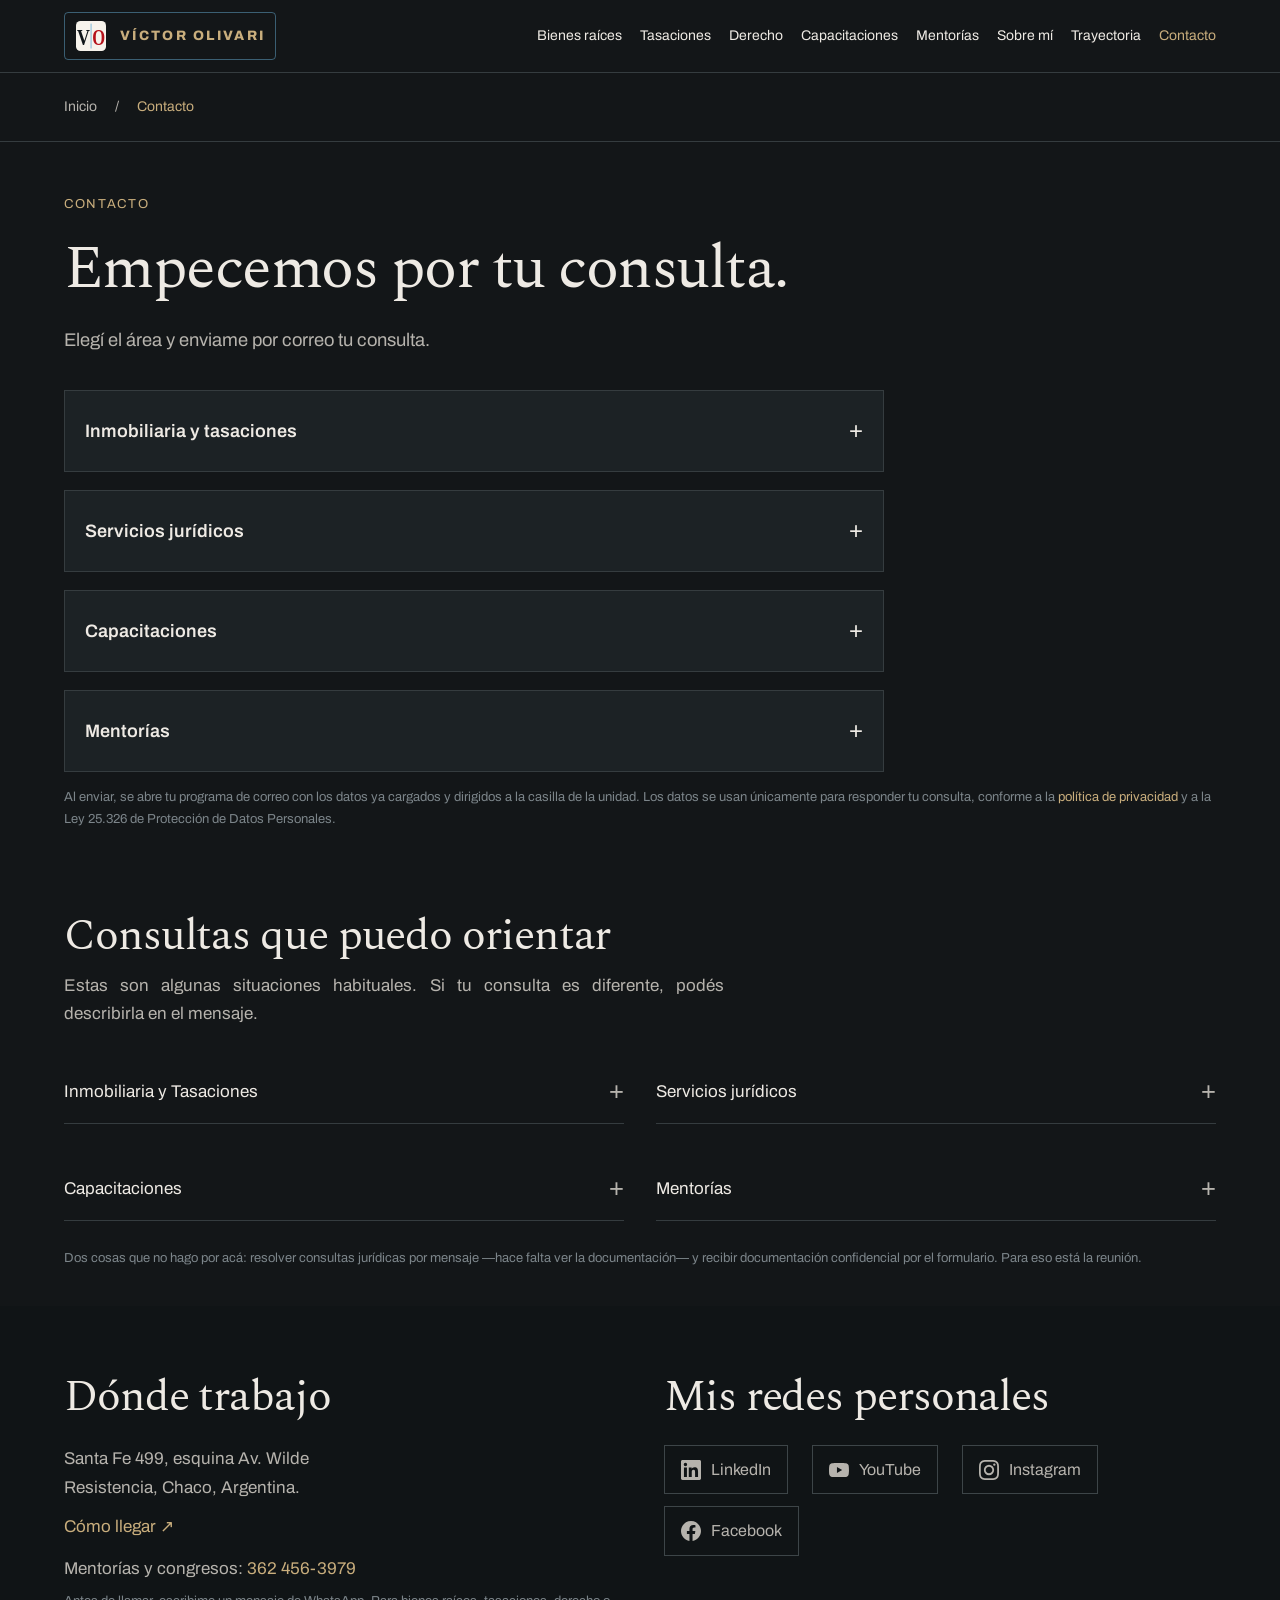
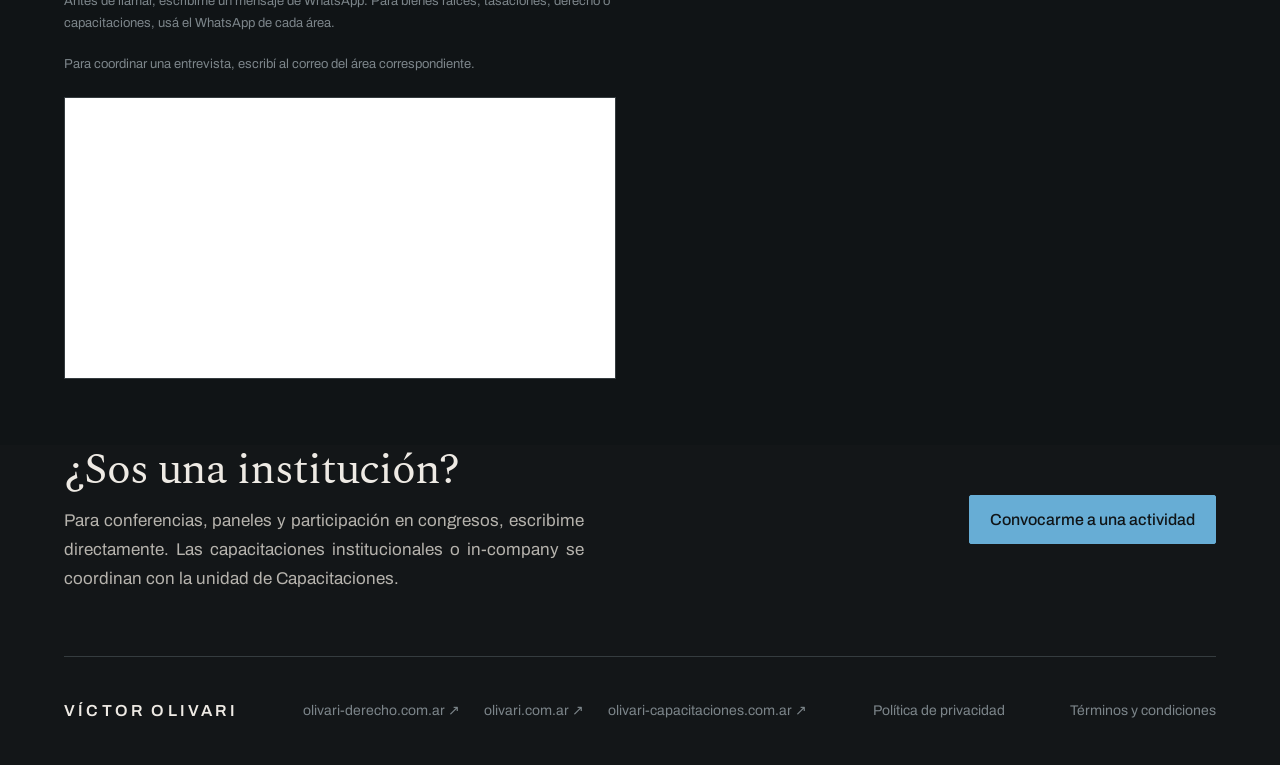
<file: contacto/index.html>
<!doctype html>
<html lang="es">
<head>
<meta charset="utf-8">
<meta name="viewport" content="width=device-width, initial-scale=1">
<title>Contacto · Víctor Olivari</title>
<meta name="description" content="Consultas por bienes raíces, servicios jurídicos y capacitaciones. Cada área tiene su canal y su circuito de respuesta.">
<link rel="canonical" href="https://www.victorolivari.com.ar/contacto/">
<meta property="og:type" content="website">
<meta property="og:title" content="Contacto · Víctor Olivari">
<meta property="og:description" content="Consultas por bienes raíces, servicios jurídicos y capacitaciones. Cada área tiene su canal y su circuito de respuesta.">
<meta property="og:url" content="https://www.victorolivari.com.ar/contacto/">
<meta property="og:locale" content="es_AR">
<meta property="og:image" content="https://www.victorolivari.com.ar/compartir.jpg?v=20260920">
<meta property="og:image:width" content="1200">
<meta property="og:image:height" content="630">
<meta property="og:image:alt" content="Víctor Olivari, corredor inmobiliario y abogado">
<meta name="twitter:card" content="summary_large_image">
<meta name="twitter:image" content="https://www.victorolivari.com.ar/compartir.jpg?v=20260920">
<meta name="theme-color" content="#131618">
<meta name="robots" content="index, follow, max-image-preview:large">
<link rel="icon" type="image/svg+xml" href="/favicon.svg?v=20260909-2">
<link rel="icon" type="image/png" sizes="32x32" href="/favicon-32.png?v=20260909-1">
<link rel="icon" type="image/png" sizes="16x16" href="/favicon-16.png?v=20260909-1">
<link rel="apple-touch-icon" sizes="180x180" href="/apple-touch-icon.png?v=20260909-1">
<link rel="manifest" href="/site.webmanifest?v=20260906">
<link rel="preconnect" href="https://fonts.googleapis.com">
<link rel="preconnect" href="https://fonts.gstatic.com" crossorigin>
<link rel="stylesheet" href="https://fonts.googleapis.com/css2?family=Archivo:wght@400;500;600&family=Spectral:wght@400&display=swap">
<style>

    body { margin: 0; background: #131618; }
    a { color: inherit; text-decoration: none; }
    a:hover { color: var(--ocre); }
    .page {
      background: #131618; color: #EAE6E0;
      font-family: Archivo, Helvetica Neue, sans-serif;
      --h1: calc(clamp(30px, 3.75vw, 48px) * var(--ts));
      --h2: calc(clamp(23px, 2.66vw, 34px) * var(--ts));
      --h3: calc(clamp(19px, 1.875vw, 24px) * var(--ts));
      --body: calc(clamp(16px, 1.3vw, 17px) * var(--bs));
      --small: calc(clamp(14.5px, 1.2vw, 15.5px) * var(--bs));
      --label: calc(clamp(12px, 1vw, 13px) * var(--bs));
      --ink: #EAE6E0; --muted: #A29C95; --panel: #1D2124; --deep: #0E1113; --line: #2A2F32;
    }
    .h { font-family: var(--tf); font-weight: 700; letter-spacing: -0.03em; line-height: 1.1; margin: 0; }
    .wrap { padding-left: 80px; padding-right: 80px; }
    .lbl { font-size: var(--label); letter-spacing: 0.2em; text-transform: uppercase; color: var(--muted); }
    .body { font-size: var(--body); line-height: 1.72; color: var(--muted); margin: 0; }
    .photo { background: var(--panel); border: 1px dashed #454D51; display: flex; align-items: center; justify-content: center; text-align: center; padding: 14px; color: #7C858A; font-size: var(--label); letter-spacing: 0.08em; line-height: 1.7; }
    .b { border: 1px solid #3D4548; color: var(--ink); background: transparent; padding: 15px 24px;
         font-size: var(--small); font-weight: 600; letter-spacing: 0.05em; text-transform: uppercase;
         display: inline-block; cursor: pointer; transition: background .16s ease, border-color .16s ease, color .16s ease; }
    .b-br:hover, .b-tas:hover { background: var(--rojo); border-color: var(--rojo); color: #FFFFFF; }
    .b-der:hover { background: var(--gris); border-color: var(--gris); color: #131618; }
    .b-cap:hover { background: var(--verde); border-color: var(--verde); color: #FFFFFF; }
    .b-mi:hover { background: var(--ocre); border-color: var(--ocre); color: #131618; }
    .b-men:hover { background: var(--violeta); border-color: var(--violeta); color: #131618; }
    .nav { display: flex; align-items: center; justify-content: space-between; padding-top: 18px; padding-bottom: 18px; border-bottom: 1px solid var(--line); }
    .nav-links { display: flex; gap: 28px; font-size: var(--small); color: var(--muted); }
    .nav-links a { transition: color .16s ease; }
    .nl-br:hover { color: var(--rojo); } .nl-der:hover { color: var(--gris); }
    .nl-cap:hover { color: var(--verde); } .nl-mi:hover { color: var(--ocre); }
    .nl-men:hover { color: var(--violeta); }
    .nav-burger { display: none; }
    .phero { display: grid; grid-template-columns: 1.3fr 1fr; gap: 52px; padding-top: 52px; padding-bottom: 56px; align-items: center; }
    .cols2 { display: grid; grid-template-columns: repeat(2, minmax(0, 1fr)); gap: 20px; }
    .cols3 { display: grid; grid-template-columns: repeat(3, minmax(0, 1fr)); gap: 20px; }
    .card { background: var(--panel); padding: 28px 26px; display: flex; flex-direction: column; gap: 13px; }
    .row { display: grid; grid-template-columns: 260px 1fr; gap: 32px; padding: 22px 0; border-top: 1px solid var(--line); }
    .field { border: 1px solid #3D4548; background: #16191B; padding: 15px 16px; font-size: var(--small); color: #6E7679; }
    .aviso { border-left: 3px solid var(--gris); background: var(--panel); padding: 20px 24px; font-size: var(--small); line-height: 1.7; color: #C0BAB3; }
    .chip { border: 1px solid #3D4548; padding: 9px 15px; font-size: var(--small); color: #C0BAB3; display: inline-block; }
    .chip:hover { border-color: var(--ocre); }
    .chips { display: flex; flex-wrap: wrap; gap: 10px; }
    details > summary { list-style: none; cursor: pointer; padding: 16px 0; border-top: 1px solid var(--line); font-size: var(--small); font-weight: 600; letter-spacing: 0.05em; text-transform: uppercase; color: var(--muted); display: flex; justify-content: space-between; align-items: center; }
    details > summary::-webkit-details-marker { display: none; }
    details > summary:hover { color: var(--ink); }
    details[open] > summary .mas { display: none; }
    details:not([open]) > summary .menos { display: none; }
    .foot { display: flex; justify-content: space-between; align-items: center; gap: 20px; flex-wrap: wrap; font-size: var(--label); color: #7C858A; border-top: 1px solid var(--line); padding-top: 32px; padding-bottom: 32px; }
    .foot-links { display: flex; gap: 24px; flex-wrap: wrap; }
    @media (max-width: 1300px) { .wrap { padding-left: 52px; padding-right: 52px; } }
    @media (max-width: 900px) {
      .phero { grid-template-columns: 1fr; gap: 34px; }
      .cols2, .cols3 { grid-template-columns: 1fr; }
      .row { grid-template-columns: 1fr; gap: 10px; }
    }
    @media (max-width: 640px) {
      .wrap { padding-left: 22px; padding-right: 22px; }
      .nav-links { display: none; } .nav-burger { display: block; }
      .foot { flex-direction: column; align-items: flex-start; gap: 14px; }
    }

    .campo { display: flex; flex-direction: column; gap: 6px; }
    .campo > span { font-size: var(--label); letter-spacing: 0.12em; text-transform: uppercase; color: var(--muted); }
    .campo input, .campo textarea, .campo select {
      border: 1px solid #3D4548; background: #16191B; color: var(--ink);
      padding: 12px 14px; font-size: var(--small); font-family: inherit; width: 100%;
      box-sizing: border-box; border-radius: 0;
    }
    .campo textarea { min-height: 92px; resize: vertical; }
    .campo input:focus, .campo textarea:focus, .campo select:focus { outline: none; border-color: var(--ocre); }
    .campo input::placeholder, .campo textarea::placeholder { color: #5E666A; }
    .via { display: flex; align-items: center; gap: 10px; font-size: var(--small); color: #C0BAB3; }
    .via svg { flex: 0 0 auto; }
    .red { display: flex; align-items: center; gap: 10px; border: 1px solid #3D4548;
           padding: 11px 16px; font-size: var(--small); color: #C0BAB3;
           transition: border-color .16s ease, color .16s ease; }
    .red:hover { border-color: var(--ocre); color: var(--ink); }
    .aviso-form { font-size: var(--label); color: #7C858A; line-height: 1.7; }
  /*EDITORIAL*/
/* Diseño compartido. sincronizar-editorial.py lo integra en los artboards. */
html { color-scheme: dark; scroll-padding-top: 5.5rem; }
body { margin: 0; background: #131618; }
.page { --ts: 1; --bs: 1; --tf: Spectral, Georgia, serif;
  --rojo: #C98579; --gris: #BAC5CA; --verde: #8DBDC3; --ocre: #C9AE7D; --violeta: #B4A7CA;
  --ink: #EEEAE4; --muted: #B6B3AD; --panel: #1C2225; --deep: #101416; --line: #353C3F;
  --h1: clamp(2.15rem, 1.4rem + 3vw, 4.25rem); --h2: clamp(1.8rem, 1.3rem + 1.8vw, 2.8rem);
  --h3: clamp(1.3rem, 1.1rem + .6vw, 1.65rem); --quote: clamp(1.8rem, 1.1rem + 2.6vw, 3.2rem);
  --body: 1.0625rem; --small: 1rem; --label: .8125rem;
  font-family: Archivo, 'Helvetica Neue', Arial, sans-serif; color: var(--ink); line-height: 1.6;
  overflow-wrap: break-word; min-height: 100vh; }
.page *, .page *::before, .page *::after { box-sizing: border-box; }
.page { --rojo: #C98579 !important; --gris: #BAC5CA !important; --verde: #8DBDC3 !important;
  --ocre: #C9AE7D !important; --violeta: #B4A7CA !important; }
.page [hidden] { display: none !important; }
.page img { display: block; max-width: 100%; }
.page a { color: inherit; text-decoration: none; text-underline-offset: .25em; }
.page a:focus-visible, .page button:focus-visible, .page summary:focus-visible,
.page input:focus-visible, .page select:focus-visible, .page textarea:focus-visible {
  outline: 2px solid var(--ocre); outline-offset: 5px; }
.page button, .page input, .page select, .page textarea { font: inherit; }
.page button, .page summary, .page a { -webkit-tap-highlight-color: rgba(201,174,125,.15); }
.page .wrap { width: 100%; max-width: 1360px; margin-inline: auto; padding-inline: 22px; }
.page .h { font-family: Spectral, Georgia, serif; font-weight: 400; letter-spacing: -.025em; line-height: 1.15; text-wrap: balance; }
.page h1 { text-transform: none !important; }
.page .lbl { font-family: Archivo, Arial, sans-serif; font-size: .8125rem; letter-spacing: .13em; line-height: 1.6; }
.page .body { color: var(--muted); line-height: 1.7; }
.page .b { display: inline-flex; align-items: center; justify-content: center; gap: .6rem;
  min-height: 48px; padding: 12px 20px; max-width: 100%; border: 1px solid #62696A;
  border-radius: 2px; font-size: 1rem; font-family: Archivo, Arial, sans-serif;
  line-height: 1.45; font-weight: 500; letter-spacing: 0; text-transform: none;
  color: var(--ink); background: transparent; cursor: pointer;
  transition: background .18s ease, color .18s ease, border-color .18s ease; }
.page .b.primary { background: var(--ink); border-color: var(--ink); color: #131618; }
.page .text-link { display: inline-flex; gap: .7rem; align-items: center; min-height: 44px;
  text-decoration: underline; text-decoration-color: #737A7B; }
.page .text-link::after { content: '→'; font-family: Arial, sans-serif; transition: transform .2s ease; }
.page .text-link[target='_blank']::after { content: '↗'; }
.page .skip-link { position: absolute; left: 22px; top: -150px; z-index: 100;
  background: var(--ink); color: #131618; padding: 14px 20px; }
.page .skip-link:focus { top: 12px; }
.page .site-header { position: sticky; top: 0; z-index: 30; background: #131618; border-bottom: 1px solid var(--line); }
.page .site-nav { display: flex; align-items: center; justify-content: space-between; gap: 18px; min-height: 72px; }
.page .brand { font-family: Archivo, Arial, sans-serif; font-size: .85rem; letter-spacing: .16em; font-weight: 600; white-space: nowrap; }
.page .desktop-links { display: none; }
.page .mobile-menu > summary { display: flex; gap: 10px; align-items: center; justify-content: center;
  min-width: 76px; min-height: 48px; padding: 8px 0; border: 0; color: var(--ink);
  font-size: .875rem; letter-spacing: 0; text-transform: none; }
.page summary { cursor: pointer; list-style: none; }
.page summary::-webkit-details-marker { display: none; }
.page .menu-icon { width: 20px; height: 12px; border-top: 1px solid; border-bottom: 1px solid; }
.page .mobile-menu[open] .menu-icon { height: 1px; border-bottom: 0; }
.page .mobile-links { position: absolute; inset: 72px 0 auto; padding: 12px 22px 24px;
  background: #1C2225; border-bottom: 1px solid var(--line); max-height: calc(100vh - 72px); max-height: calc(100dvh - 72px); overflow: auto; }
.page .mobile-links a { display: block; padding: 12px 0; min-height: 48px; border-bottom: 1px solid var(--line); }
.page [aria-current='page'] { color: var(--ocre); }
.page main { outline: none; }
.page .location-guide { display: flex; align-items: center; flex-wrap: wrap; gap: 8px 24px;
  padding-block: 12px; border-bottom: 1px solid var(--line); font-size: .875rem; }
.page .breadcrumb, .page .section-links { display: flex; align-items: center; flex-wrap: wrap; gap: 4px 18px; }
.page .breadcrumb { color: var(--muted); }
.page .location-guide a { display: inline-flex; align-items: center; gap: 8px; min-height: 44px; }
.page .location-guide a:hover { color: var(--ocre); }
.page .back-link { color: var(--ocre); padding-right: 20px; border-right: 1px solid var(--line); }
.page .section-links { justify-content: space-between; flex: 1; max-width: 540px; gap: 4px 12px; }
.page .section-links a { border-bottom: 1px solid transparent; }
.page .section-links a:hover, .page .section-links a:focus-visible { border-bottom-color: var(--ocre); }
.page main [id] { scroll-margin-top: 1rem; }
.page .hero { display: grid; grid-template-columns: minmax(0,1fr); gap: 26px; padding-block: 32px 44px; }
.page .hero-copy .lbl { color: var(--ocre); margin-bottom: 12px; }
.page .hero h1 { font-size: clamp(1.5rem, 6.6vw, 2rem); max-width: none; margin-bottom: 16px; }
.page .hero-title-line { display: block; white-space: nowrap; }
.page .professional { color: #91C9E8; }
.page .unit[style*='--gris'] .lbl { color: var(--ocre); }
.page .hero .hero-intro { max-width: 48ch; font-size: 1rem; margin: 0 0 20px; }
.page .hero-ctas { display: flex; flex-direction: row; flex-wrap: wrap; gap: 10px; }
.page .hero-ctas .b { flex: 1 1 auto; padding-inline: 14px; }
.page .hero-portrait { margin: 0; min-width: 0; }
.page .hero-portrait .ph { height: 245px; border-radius: 2px; }
.page .hero-portrait img { object-position: 60% 38%; }
.page figcaption { margin-top: 12px; font-size: .8125rem; color: var(--muted); }
.page .ph { background: var(--panel); padding: 0 !important; border: 0 !important; overflow: hidden; border-radius: 2px; }
.page .ph img { display: block; width: 100%; height: 100%; object-fit: cover; filter: saturate(.8); }
.page .section { padding-block: 48px; }
.page .section-head { display: grid; gap: 14px; margin-bottom: 26px; }
.page .section-head h2 { font-size: var(--h2); }
.page .section-head p { max-width: 54ch; margin: 0; }
.page .creds { padding-block: 22px; border-block: 1px solid var(--line); background: var(--panel); }
.page .creds-list { display: flex; flex-direction: column; gap: 8px; font-size: .875rem; margin-top: 12px; }
.page .manifesto { max-width: 1000px; padding-block: 44px; }
.page .manifesto p { font-size: var(--quote); line-height: 1.3; margin: 0; }
.page .manifesto { padding-block: clamp(36px, 5vw, 72px); border-bottom: 1px solid var(--line); }
.page .manifesto .manifesto-premise { font: 400 1rem/1.5 Archivo, Arial, sans-serif; color: var(--muted); margin-bottom: 14px; }
.page .manifesto-premise span, .page .manifesto-equals { color: var(--ocre); }
.page .units { display: grid; grid-template-columns: minmax(0,1fr); gap: 16px; }
.page .unit { background: transparent; border-top: 1px solid var(--line); min-width: 0; }
.page .unit-body { padding: 24px 0; display: flex; flex-direction: column; align-items: flex-start; gap: 12px; }
.page .unit h3 { margin: 0; font-size: 1.65rem; }
.page .unit p { margin: 0; }
.page .unit .text-link { margin-top: auto; }
.page .unit .lbl { color: var(--area, var(--muted)); }
.page .unit-photo { margin: 6px 0; width: 100%; aspect-ratio: 4 / 3; }
.page .unit-photo img { object-position: center 30%; }
.page .unit-photo img[src*='INMO'] { object-position: center 10%; }
.page .unit-photo img[src*='curso1'] { object-position: 28% center; }
.page .about .about-portrait { aspect-ratio: 1 / 1; }
.page .about-portrait img { object-position: center 40%; }
.page .about { display: grid; grid-template-columns: minmax(0,1fr); gap: 28px; }
.page .about .ph { aspect-ratio: 4 / 3; }
.page .about h2 { font-size: var(--h2); margin: 12px 0 18px; }
.page .about p { max-width: 55ch; }
.page .about .text-link { margin-top: 16px; }
.page .gallery { display: grid; grid-template-columns: minmax(0,1fr); gap: 26px; }
.page .gallery figure { margin: 0; }
.page .gallery .ph { aspect-ratio: 16 / 10; }
.page .close-ctas { display: flex; flex-direction: row; flex-wrap: wrap; gap: 12px; justify-content: flex-start; }
.page .closing { border-top: 1px solid var(--line); }
.page .closing h2 { font-size: var(--h2); margin-bottom: 16px; }
.page .closing p { margin: 0 0 24px; max-width: 54ch; }
.page .foot { display: flex; flex-direction: column; align-items: flex-start; gap: 22px; padding-block: 32px; font-size: .875rem; }
.page .foot .h { font: 600 .85rem Archivo, Arial, sans-serif; white-space: nowrap; }
.page .foot-links { display: flex; flex-wrap: wrap; gap: 6px 24px; }
.page .social-links { display: flex; flex-wrap: wrap; gap: 12px 24px; }
.page .social-links a { display: inline-flex; align-items: center; gap: 10px; min-height: 48px; font-size: 1rem; color: var(--muted); }
.page .social-links a:hover { color: var(--ocre); }
.page .social-links svg { width: 20px; height: 20px; flex-shrink: 0; fill: currentColor; }
.page .area-socials { margin-top: 32px; padding-block: 24px 32px; border-top: 1px solid var(--line); }
.page .area-socials .lbl { margin-bottom: 10px; }
.page .foot a { min-height: 44px; display: inline-flex; align-items: center; overflow-wrap: anywhere; }
.page .phero { display: grid; grid-template-columns: minmax(0,1fr); gap: 28px; padding-block: 36px 44px; }
.page .phero .ph { max-height: 300px; aspect-ratio: 4 / 3 !important; }
.page .phero h1 { max-width: 22ch; }
.page .phero .body { font-size: var(--body) !important; }
.page .relato { max-width: 66ch; }
.page .relato p, .page .relato .entrada { font-size: var(--body); line-height: 1.75; }
.page .destacado { font: 400 var(--h3)/1.5 Spectral, Georgia, serif; border-left: 1px solid var(--ocre); margin: 24px 0; }
.page .story-pill { display: inline-flex; align-items: center; max-width: 100%; margin: 6px 0 22px;
  padding: 8px 13px; border: 1px solid color-mix(in srgb, var(--ocre) 58%, transparent);
  border-radius: 999px; color: var(--ink); background: rgba(201,174,125,.08);
  font-size: .875rem; font-weight: 600; line-height: 1.35; }
.page .cols2, .page .cols3 { display: grid; grid-template-columns: minmax(0,1fr); gap: 18px; }
.page .cols2 > *, .page .cols3 > *, .page .row > *, .page .tray-row > * { min-width: 0; }
.page .card { padding: 24px; border-top-width: 1px !important; }
.page .row, .page .tray-row { display: grid; grid-template-columns: minmax(0,1fr) !important; gap: 10px; padding-block: 22px; }
.page .tray-src { text-align: left !important; }
.page .tray-thumb { width: 100%; max-width: 280px; }
.page .practice-list { border-top: 1px solid var(--line); }
.page .practice { border-bottom: 1px solid var(--line); }
.page .practice > summary { min-height: 64px; display: flex; align-items: center; justify-content: space-between;
  gap: 18px; border: 0; font-family: Archivo, Arial, sans-serif; font-size: 1.0625rem; color: var(--ink); font-weight: 400; letter-spacing: 0; text-transform: none; }
.page .practice > summary::after { content: '+'; font: 300 1.6rem Arial, sans-serif; color: var(--muted); flex-shrink: 0; }
.page .practice[open] > summary::after { content: '−'; }
.page .practice > .body { padding-bottom: 24px; max-width: 65ch; }
.page .program-group { margin-bottom: 24px; }
.page .program-group > summary { min-height: 64px; border: 0; font-weight: 400; letter-spacing: 0; text-transform: none; gap: 16px; color: var(--ink); }
.page .program-group > summary::after { content: '+'; font: 1.5rem Arial, sans-serif; }
.page .program-group[open] > summary::after { content: '−'; }
.page .program-group .cols3 { padding-bottom: 12px; }
.page .program-group .h { font-family: Archivo, Arial, sans-serif; font-size: 1.125rem !important; line-height: 1.4; }
.page .program-group > summary .h { font: 400 1.5rem/1.3 Spectral, Georgia, serif !important; }
.page .program-group summary { display: flex; align-items: center; justify-content: space-between; }
.page .contact-areas { display: grid; gap: 18px; }
.page .contact-area { border: 1px solid var(--line); padding: 0 20px; background: var(--panel); }
.page .contact-area > summary { min-height: 80px; border: 0; text-transform: none; letter-spacing: 0; color: var(--ink); font-size: 1.125rem; gap: 16px; }
.page .contact-area > summary::after { content: '+'; font: 1.5rem Arial, sans-serif; }
.page .contact-area[open] > summary::after { content: '−'; }
.page .contact-area .card { padding: 0 0 24px; border: 0 !important; }
.page .campo > span { font-size: .875rem; text-transform: none; letter-spacing: 0; }
.page .campo input, .page .campo select, .page .campo textarea { width: 100%; min-width: 0; max-width: 100%; min-height: 48px;
  padding: 12px; background: #131618; color: var(--ink); border: 1px solid #61696D; border-radius: 2px; font-size: 1rem; }
.page .campo textarea { min-height: 120px; }
.page .campo input::placeholder, .page .campo textarea::placeholder { color: #A9ACAC; opacity: 1; }
.page .via { overflow-wrap: anywhere; }
.page .via svg { flex-shrink: 0; }
.page .chip { font-size: 1rem; }
.page .record-img { max-width: 100%; height: auto; }
.page .cta-movil { position: static !important; display: flex !important; width: fit-content !important; max-width: calc(100% - 44px); margin: 0 auto 32px; padding: 14px 20px; gap: 10px; align-items: center; border: 1px solid var(--line); background: transparent !important; color: var(--ink) !important; box-shadow: none !important; border-radius: 2px !important; }
@media (hover: hover) {
  .page .b:hover { background: #2B3336; color: var(--ink); border-color: var(--ocre); }
  .page .b.primary:hover { background: #D8C9AD; color: #131618; border-color: #D8C9AD; }
  .page .text-link:hover, .page .foot a:hover, .page .desktop-links a:hover { color: var(--ocre); }
  .page .text-link:hover::after { transform: translateX(3px); }
}
@media (max-width: 699px) {
  .page .anio-cuerpo > div[style*='grid-template-columns'] { grid-template-columns: minmax(0, 1fr) !important; gap: 8px !important; }
  .page .anio-cuerpo > div > div { min-width: 0; }
  .page .wrap[style*='padding-top'] { padding-top: 40px !important; }
  .page .wrap[style*='padding-bottom'] { padding-bottom: 40px !important; }
  .page .wrap[style*='padding-bottom: 18px'], .page .wrap[style*='padding-bottom: 26px'] { padding-bottom: 18px !important; }
  .page .cols2[style], .page .cols3[style] { gap: 22px !important; }
  .page h2[style*='max-width'] { max-width: 100% !important; }
}
@media (min-width: 700px) {
  .page .wrap { padding-inline: 40px; }
  .page .hero { grid-template-columns: minmax(0,1.1fr) minmax(0,1fr); gap: 36px; align-items: center; padding-block: 52px; }
  .page .hero h1 { font-size: clamp(1.4rem, 3vw, 3rem); }
  .page .hero-portrait .ph { height: auto; aspect-ratio: 4 / 5; }
  .page .hero-portrait img { object-position: 100% 45%; }
  .page .section { padding-block: 64px; }
  .page .creds-list { flex-direction: row; flex-wrap: wrap; gap: 12px 32px; }
  .page .units { grid-template-columns: minmax(0,1fr); gap: 24px; }
  .page .unit-body { display: grid; grid-template-columns: minmax(0,.85fr) minmax(0,1fr); gap: 14px 28px; align-items: start; }
  .page .unit-body > * { grid-column: 2; }
  .page .unit-body .unit-photo { grid-column: 1; grid-row: 1 / 5; aspect-ratio: 4 / 5; margin: 0; }
  .page .unit-body .text-link { align-self: end; }
  .page .unit-body { height: 100%; }
  .page .gallery, .page .cols2, .page .cols3 { grid-template-columns: repeat(2,minmax(0,1fr)); }
  .page .about { grid-template-columns: repeat(2,minmax(0,1fr)); gap: 44px; align-items: center; }
  .page .phero { grid-template-columns: minmax(0,1.25fr) minmax(0,1fr); padding-block: 56px; }
  .page .phero .ph { max-height: 430px; }
  .page .phero.text-only { grid-template-columns: 1fr; }
  .page .tray-row { grid-template-columns: 80px minmax(0,1fr) minmax(180px,.75fr) !important; gap: 24px; }
  .page .row { grid-template-columns: minmax(170px,.6fr) minmax(0,1.7fr) !important; gap: 26px; }
  .page .contact-areas { max-width: 820px; }
}
@media (min-width: 1100px) {
  .page .wrap { padding-inline: 64px; }
  .page .hero { gap: 80px; padding-block: 64px 72px; }
  .page .hero-portrait { max-width: 440px; justify-self: end; width: 100%; }
  .page .hero .hero-intro { font-size: 1.125rem; }
  .page .hero-ctas .b { flex: none; padding-inline: 24px; }
  .page .desktop-links { display: flex; align-items: center; gap: 18px; font-size: .875rem; }
  .page .desktop-links a { display: inline-flex; align-items: center; min-height: 44px; white-space: nowrap; }
  .page .mobile-menu { display: none; }
  .page .section { padding-block: 80px; }
  .page .section-head { grid-template-columns: 1fr 1fr; gap: 50px; align-items: end; }
  .page .cols3 { grid-template-columns: repeat(3,minmax(0,1fr)); }
  .page .units { grid-template-columns: repeat(3,minmax(0,1fr)); gap: 32px; }
  .page .unit-body { display: flex; gap: 16px; }
  .page .unit-body > .lbl { min-height: 3.2em; }
  .page .unit-body > h3 { min-height: 2.3em; }
  .page .unit-body .unit-photo { aspect-ratio: 4 / 3; margin: 0 0 4px; }
  .page .foot { flex-direction: row; flex-wrap: wrap; justify-content: space-between; align-items: center; }
}
@media (prefers-reduced-motion: no-preference) {
  html { scroll-behavior: smooth; }
  .page details[open] > .body, .page details[open] > .cols3, .page details[open] > .card { animation: editorial-open .22s ease-out; }
  @keyframes editorial-open { from { opacity: .5; transform: translateY(4px); } to { opacity: 1; transform: none; } }
}
@media (prefers-reduced-motion: reduce) {
  .page *, .page *::before, .page *::after { animation: none !important; transition: none !important; scroll-behavior: auto !important; }
}
/* Fotos de las áreas: se conserva el encuadre original, también en celular. */
.page .phero .area-portrait { max-height: none; }
.page .phero .area-portrait-vertical { aspect-ratio: 3 / 4 !important; width: 100%; max-width: 390px; justify-self: center; }
.page .area-portrait img { object-fit: contain; filter: none; }
.page .course-carousel { min-width: 0; border-block: 1px solid var(--line); }
.page .carousel-heading { display: flex; flex-wrap: wrap; align-items: end; justify-content: space-between; gap: 20px; }
.page .carousel-heading .lbl { margin-bottom: 12px; }
.page .carousel-heading .h { font-size: var(--h2); }
.page .carousel-controls { display: flex; gap: 8px; }
.page .carousel-controls[hidden] { display: none; }
.page .carousel-controls button { min-width: 48px; min-height: 48px; padding: 10px 15px; border: 1px solid var(--line); border-radius: 3px; background: var(--panel); color: var(--ink); font: inherit; font-size: .875rem; cursor: pointer; }
.page .carousel-controls button:hover { border-color: var(--verde); }
.page .carousel-controls button:disabled { cursor: default; color: var(--muted); }
.page .carousel-help { color: var(--muted); font-size: .875rem; line-height: 1.5; margin-block: 18px 22px; }
.page .carousel-viewport { overflow-x: auto; overscroll-behavior-x: contain; scrollbar-width: thin; scrollbar-color: var(--verde) var(--panel); scroll-behavior: auto; padding-bottom: 12px; }
.page .carousel-track { display: flex; gap: 20px; width: max-content; }
.page .carousel-track figure { flex: none; width: min(76vw, 480px); margin: 0; }
.page .carousel-track img { display: block; width: 100%; height: auto; aspect-ratio: 4 / 3; object-fit: contain; background: var(--deep); border-radius: 3px; }
.page .carousel-track figcaption { padding-top: 14px; max-width: 38ch; font-size: .875rem; line-height: 1.5; color: var(--muted); }
/* El texto acompaña a cada imagen, incluso cuando la foto es vertical o panorámica. */
.page .course-carousel .carousel-track figure { display: flex; flex-direction: column; align-items: center; text-align: center; }
.page .course-carousel .carousel-track figcaption { width: 100%; max-width: min(100%, 38ch); text-align: center; }
.page .carousel-viewport:focus-visible, .page .carousel-controls button:focus-visible { outline: 2px solid var(--verde); outline-offset: 3px; }
/* El recorrido reúne fotos de formatos muy diferentes; el fondo unifica la serie
   sin recortar personas ni documentos importantes. */
.page .journey-carousel { margin-top: 10px; }
.page .journey-carousel .carousel-track { gap: 16px; }
.page .journey-carousel .carousel-track figure { width: min(82vw, 560px); }
.page .journey-carousel .carousel-track figure { display: flex; flex-direction: column; align-items: center; text-align: center; }
.page .journey-carousel .carousel-track img { aspect-ratio: 3 / 2; filter: saturate(.88); }
.page .journey-carousel .carousel-track figcaption { min-height: 2.7em; width: 100%; max-width: min(100%, 46ch); padding: 12px 2px 0; color: var(--ink); text-align: center; }
.page .story-more { max-width: 66ch; margin-top: 1.35rem; border-top: 1px solid var(--line); border-bottom: 1px solid var(--line); }
.page .story-more > summary { display: flex; align-items: center; justify-content: space-between; min-height: 56px; cursor: pointer; color: var(--ink); font-size: .9375rem; font-weight: 600; letter-spacing: .04em; list-style: none; }
.page .story-more > summary::-webkit-details-marker { display: none; }
.page .story-more > summary::after { content: '+'; color: var(--ocre); font: 1.5rem/1 Arial, sans-serif; }
.page .story-more[open] > summary::after { content: '−'; }
.page .story-more .relato { padding-bottom: 10px; }
.page .family-story { display: grid; gap: 28px; align-items: center; margin-top: 42px; padding-top: 42px; border-top: 1px solid var(--line); }
.page .family-story .ph { aspect-ratio: 3 / 4; max-width: 390px; justify-self: center; }
.page .family-story .ph img { object-fit: cover; }
/* Mentorías: consultoría de criterio, con el violeta como señal del área. */
.page .mentor-hero { display: grid; gap: 30px; padding-block: 42px 54px; }
.page .mentor-hero-copy { align-self: center; }
.page .mentor-hero .lbl, .page .mentor-section .lbl { color: var(--violeta); }
.page .mentor-hero h1 { margin: 14px 0 22px; max-width: 18ch; font-size: var(--h1); }
.page .mentor-lead { max-width: 62ch; margin: 0; font-size: calc(var(--body) * 1.08); }
.page .mentor-pills { display: flex; flex-wrap: wrap; gap: 9px; margin-top: 26px; }
.page .mentor-pill { display: inline-flex; align-items: center; min-height: 38px; padding: 7px 12px;
  border: 1px solid color-mix(in srgb, var(--violeta) 55%, var(--line)); border-radius: 999px;
  background: color-mix(in srgb, var(--violeta) 8%, transparent); color: var(--ink);
  font-size: .875rem; font-weight: 600; line-height: 1.35; }
.page .mentor-hero figure { margin: 0; align-self: center; }
.page .mentor-hero .ph { aspect-ratio: 3 / 2; }
.page .mentor-hero .ph img { object-fit: cover; object-position: center; filter: saturate(.86); }
.page .mentor-hero figcaption { text-align: center; }
.page .mentor-principle { padding-block: 34px; border-block: 1px solid var(--line);
  background: linear-gradient(90deg, color-mix(in srgb, var(--violeta) 7%, transparent), transparent 72%); }
.page .mentor-principle p { max-width: 900px; margin: 0; font: 400 var(--h3)/1.55 Spectral, Georgia, serif; }
.page .mentor-principle strong { color: var(--violeta); font-weight: 400; }
.page .mentor-section { padding-block: 54px; }
.page .mentor-section-head { display: grid; gap: 14px; margin-bottom: 28px; }
.page .mentor-section-head h2 { margin: 0; font-size: var(--h2); max-width: 21ch; }
.page .mentor-section-head p { max-width: 62ch; margin: 0; }
.page .mentor-grid { display: grid; grid-template-columns: minmax(0,1fr); gap: 14px; }
.page .mentor-card { min-width: 0; padding: 22px; border: 1px solid var(--line); border-top-color: var(--violeta);
  background: linear-gradient(145deg, color-mix(in srgb, var(--violeta) 6%, var(--panel)), var(--panel));
  transition: transform .22s ease, border-color .22s ease, background .22s ease; }
.page .mentor-icon { display: inline-flex; width: 42px; height: 42px; align-items: center; justify-content: center;
  margin-bottom: 18px; border: 1px solid color-mix(in srgb, var(--violeta) 55%, var(--line));
  color: var(--violeta); background: color-mix(in srgb, var(--violeta) 7%, transparent); }
.page .mentor-icon svg { width: 22px; height: 22px; fill: none; stroke: currentColor; stroke-width: 1.55;
  stroke-linecap: round; stroke-linejoin: round; }
.page .mentor-card h3 { margin: 0 0 10px; font: 400 var(--h3)/1.28 Spectral, Georgia, serif; }
.page .mentor-card p { margin: 0; font-size: 1rem; line-height: 1.68; color: var(--muted); }
.page .mentor-case { display: grid; gap: 28px; align-items: center; padding-block: 54px;
  border-block: 1px solid var(--line); }
.page .mentor-case .ph { aspect-ratio: 3 / 2; }
.page .mentor-case .ph img { object-fit: cover; filter: saturate(.88); }
.page .mentor-case h2 { margin: 10px 0 18px; font-size: var(--h2); }
.page .mentor-case p { margin: 0 0 16px; max-width: 60ch; }
.page .mentor-method { display: grid; gap: 0; border-top: 1px solid var(--line); counter-reset: mentor-step; }
.page .mentor-step { position: relative; padding: 26px 0 26px 58px; border-bottom: 1px solid var(--line); counter-increment: mentor-step; }
.page .mentor-step::before { content: '0' counter(mentor-step); position: absolute; left: 0; top: 27px;
  color: var(--violeta); font: 600 .875rem/1 Archivo, Arial, sans-serif; letter-spacing: .08em; }
.page .mentor-step h3 { margin: 0 0 8px; font-size: var(--h3); }
.page .mentor-step p { margin: 0; max-width: 64ch; }
.page .mentor-proof-grid { display: grid; grid-template-columns: minmax(0,1fr); gap: 12px; }
.page .mentor-proof { padding: 20px 0; border-top: 1px solid var(--line); }
.page .mentor-proof strong { display: block; margin-bottom: 7px; color: var(--ink); font-size: 1.0625rem; }
.page .mentor-proof p { margin: 0; }
.page .mentor-more { max-width: 820px; margin-top: 30px; }
.page .mentor-cta { margin-block: 12px 56px; padding-block: 36px; border-top: 1px solid var(--violeta);
  background: linear-gradient(110deg, color-mix(in srgb, var(--violeta) 10%, var(--panel)), var(--panel)); }
.page .mentor-cta h2 { margin: 0 0 14px; font-size: var(--h2); }
.page .mentor-cta p { max-width: 62ch; margin: 0 0 24px; }
@media (hover: hover) {
  .page .mentor-card:hover { transform: translateY(-3px); border-color: color-mix(in srgb, var(--violeta) 68%, var(--line)); }
}
@media (min-width: 700px) {
  .page .family-story { grid-template-columns: minmax(0,1.15fr) minmax(260px,.85fr); gap: 48px; }
  .page .mentor-hero, .page .mentor-case { grid-template-columns: minmax(0,1.12fr) minmax(280px,.88fr); gap: 48px; }
  .page .mentor-grid, .page .mentor-proof-grid { grid-template-columns: repeat(2,minmax(0,1fr)); }
  .page .mentor-section-head { grid-template-columns: minmax(0,.9fr) minmax(0,1.1fr); gap: 38px; align-items: end; }
  .page .mentor-method { grid-template-columns: repeat(3,minmax(0,1fr)); }
  .page .mentor-step { padding: 62px 24px 26px 0; border-right: 1px solid var(--line); }
  .page .mentor-step:last-child { border-right: 0; padding-left: 24px; }
  .page .mentor-step:nth-child(2) { padding-left: 24px; }
  .page .mentor-step::before { left: 0; top: 27px; }
  .page .mentor-step:nth-child(n+2)::before { left: 24px; }
}
@media (min-width: 1100px) {
  .page .mentor-grid { grid-template-columns: repeat(4,minmax(0,1fr)); }
  .page .mentor-hero { padding-block: 70px 82px; gap: 72px; }
  .page .mentor-section { padding-block: 78px; }
}
@media print {
  .page .carousel-controls, .page .carousel-track [aria-hidden="true"] { display: none; }
  .page .carousel-viewport { overflow: visible; }
  .page .carousel-track { width: auto; flex-wrap: wrap; }
  .page .site-header, .page .skip-link, .page .cta-movil { display: none !important; }
  .page .ph img { filter: none; }
}

/*/EDITORIAL*/

</style>
<link rel="stylesheet" href="/site-overrides.css?v=20260920">
<script src="/nav-trayectoria.js" defer></script>
<!--GA4--><script async src="https://www.googletagmanager.com/gtag/js?id=G-Y1QVQXYZV7"></script><script>window.dataLayer=window.dataLayer||[];function gtag(){dataLayer.push(arguments);}gtag('js',new Date());gtag('config','G-Y1QVQXYZV7');</script><!--/GA4--></head>
<body>
<div class="page" data-page="Contacto" style="--rojo: #C98579; --gris: #BAC5CA; --verde: #8DBDC3; --ocre: #C9AE7D; --violeta: #B4A7CA; --tf: Spectral, Georgia, serif; --ts: 1; --bs: 1;"><a class="skip-link" href="#contenido-Contacto">Ir al contenido</a><header class="site-header"><nav aria-label="Navegación principal" class="wrap site-nav"><a class="brand" href="/">VÍCTOR OLIVARI</a><div class="desktop-links"><a href="/bienes-raices/">Bienes raíces</a><a href="/tasaciones/">Tasaciones</a><a href="/servicios-juridicos/">Derecho</a><a href="/capacitaciones/">Capacitaciones</a><a href="/mentorias/">Mentorías</a><a href="/sobre-mi/">Sobre mí</a><a href="/trayectoria/">Trayectoria</a><a aria-current="page" href="/contacto/">Contacto</a></div><details class="mobile-menu"><summary>Menú<span aria-hidden="true" class="menu-icon"></span></summary><div class="mobile-links"><a href="/bienes-raices/">Bienes raíces</a><a href="/tasaciones/">Tasaciones</a><a href="/servicios-juridicos/">Derecho</a><a href="/capacitaciones/">Capacitaciones</a><a href="/mentorias/">Mentorías</a><a href="/sobre-mi/">Sobre mí</a><a href="/trayectoria/">Trayectoria</a><a aria-current="page" href="/contacto/">Contacto</a></div></details></nav></header><main id="contenido-Contacto" tabindex="-1"><!--GUIA--><div class="wrap location-guide"><a class="back-link" href="/" data-back hidden><span aria-hidden="true">←</span> Volver</a><nav class="breadcrumb" aria-label="Ubicación"><a href="/">Inicio</a><span aria-hidden="true">/</span><span aria-current="page">Contacto</span></nav></div><!--/GUIA-->
<div class="wrap" style="padding-top: 52px; padding-bottom: 34px;">
<div class="lbl" style="color: var(--ocre); margin-bottom: 20px;">Contacto</div>
<h1 class="h" style="font-size: var(--h1); margin-bottom: 20px; max-width: 900px; text-wrap: pretty;">Empecemos por tu consulta.</h1>
<p class="body" style="max-width: 660px; font-size: calc(var(--body) * 1.08);">Elegí el área y enviame por correo tu consulta.</p>
</div>
<div class="wrap" style="padding-bottom: 60px;">
<div class="contact-areas">
<details class="contact-area"><summary>Inmobiliaria y tasaciones</summary><div class="card" style="border-top: 3px solid var(--rojo); gap: 12px;">
<div style="display: flex; align-items: center; gap: 10px;">
<span style="color: var(--rojo); display: flex;"><svg aria-hidden="true" fill="none" height="20" stroke="currentColor" stroke-linecap="round" stroke-linejoin="round" stroke-width="1.5" viewbox="0 0 24 24" width="20"><rect height="8" rx="1" width="20" x="2" y="8"></rect><path d="M7 8v3M11 8v4M15 8v3M19 8v4"></path></svg></span>
<div class="lbl">Inmobiliaria y Tasaciones</div>
</div>
<div class="h" style="font-size: var(--h3); margin-bottom: 2px;">Tasación o comercialización</div>
<label class="campo"><span>Nombre</span><input autocomplete="name" id="br-nombre" placeholder="Nombre y apellido" type="text"/></label>
<label class="campo"><span>Email</span><input autocomplete="email" id="br-email" placeholder="tu@correo.com" type="email"/></label>
<label class="campo"><span>Teléfono</span><input autocomplete="tel" id="br-tel" placeholder="Con característica" type="tel"/></label>
<label class="campo"><span>Tipo de propiedad</span><input autocomplete="off" id="br-tipo-de-propiedad" placeholder="Casa, departamento, lote, campo…" type="text"/></label><label class="campo"><span>Ubicación</span><input autocomplete="off" id="br-ubicacion" placeholder="Ciudad y barrio" type="text"/></label><label class="campo"><span>Objetivo</span><select id="br-objetivo"><option value="">Elegir…</option><option>Vender</option><option>Alquilar</option><option>Tasar</option><option>Comprar o invertir</option></select></label>
<label class="campo"><span>Mensaje</span><textarea id="br-msj" placeholder="Contame brevemente de qué se trata"></textarea></label>
<a class="b primary" href="mailto:consultas.olivari@gmail.com" data-enviar="br" style="text-align: center; margin-top: 4px;">Preparar correo</a>
<div class="via" style="color: var(--rojo);"><svg aria-hidden="true" fill="none" height="18" stroke="currentColor" stroke-linecap="round" stroke-linejoin="round" stroke-width="1.5" viewbox="0 0 24 24" width="18"><rect height="14" rx="2" width="20" x="2" y="5"></rect><path d="M2 7l10 7 10-7"></path></svg><span style="color: #C0BAB3;"><a href="mailto:consultas.olivari@gmail.com">consultas.olivari@gmail.com</a></span></div>
<p class="body" style="font-size: .875rem;">Se abrirá tu aplicación de correo para revisar y enviar el mensaje. También podés escribir al correo del área.</p></div></details>
<details class="contact-area"><summary>Servicios jurídicos</summary><div class="card" style="border-top: 3px solid var(--gris); gap: 12px;">
<div style="display: flex; align-items: center; gap: 10px;">
<span style="color: var(--gris); display: flex;"><svg aria-hidden="true" fill="none" height="20" stroke="currentColor" stroke-linecap="round" stroke-linejoin="round" stroke-width="1.5" viewbox="0 0 24 24" width="20"><path d="M12 3v18M7 21h10M3 8l4-3 4 3M3 8l-1 4a3 3 0 006 0L7 8M14 8l4-3 4 3M14 8l-1 4a3 3 0 006 0l-1-4"></path></svg></span>
<div class="lbl">Servicios jurídicos</div>
</div>
<div class="h" style="font-size: var(--h3); margin-bottom: 2px;">Consulta jurídica</div>
<label class="campo"><span>Nombre</span><input autocomplete="name" id="der-nombre" placeholder="Nombre y apellido" type="text"/></label>
<label class="campo"><span>Email</span><input autocomplete="email" id="der-email" placeholder="tu@correo.com" type="email"/></label>
<label class="campo"><span>Teléfono</span><input autocomplete="tel" id="der-tel" placeholder="Con característica" type="tel"/></label>
<label class="campo"><span>Tema general</span><select id="der-tema-general"><option value="">Elegir…</option><option>Locaciones</option><option>Propiedad horizontal</option><option>Sucesiones</option><option>Desalojo</option><option>Prescripción</option><option>Medianería</option><option>Cobranzas</option><option>Otro</option></select></label><label class="campo"><span>Localidad</span><input autocomplete="off" id="der-localidad" placeholder="Ciudad y provincia" type="text"/></label><label class="campo"><span>Urgencia</span><select id="der-urgencia"><option value="">Elegir…</option><option>Puedo esperar</option><option>Dentro del mes</option><option>Tengo un plazo corriendo</option></select></label>
<label class="campo"><span>Mensaje</span><textarea id="der-msj" placeholder="Contame brevemente de qué se trata"></textarea></label>
<a class="b primary" href="mailto:olivari.derecho@gmail.com" data-enviar="der" style="text-align: center; margin-top: 4px;">Preparar correo</a>
<div class="via" style="color: var(--gris);"><svg aria-hidden="true" fill="none" height="18" stroke="currentColor" stroke-linecap="round" stroke-linejoin="round" stroke-width="1.5" viewbox="0 0 24 24" width="18"><rect height="14" rx="2" width="20" x="2" y="5"></rect><path d="M2 7l10 7 10-7"></path></svg><span style="color: #C0BAB3;"><a href="mailto:olivari.derecho@gmail.com">olivari.derecho@gmail.com</a></span></div>
<p class="body" style="font-size: .875rem;">Se abrirá tu aplicación de correo para revisar y enviar el mensaje. También podés escribir al correo del área.</p></div></details>
<details class="contact-area"><summary>Capacitaciones</summary><div class="card" style="border-top: 3px solid var(--verde); gap: 12px;">
<div style="display: flex; align-items: center; gap: 10px;">
<span style="color: var(--verde); display: flex;"><svg aria-hidden="true" fill="none" height="20" stroke="currentColor" stroke-linecap="round" stroke-linejoin="round" stroke-width="1.5" viewbox="0 0 24 24" width="20"><path d="M2 8l10-4 10 4-10 4z"></path><path d="M6 10v5c0 1.7 2.7 3 6 3s6-1.3 6-3v-5"></path></svg></span>
<div class="lbl">Capacitaciones</div>
</div>
<div class="h" style="font-size: var(--h3); margin-bottom: 2px;">Formación</div>
<label class="campo"><span>Nombre</span><input autocomplete="name" id="cap-nombre" placeholder="Nombre y apellido" type="text"/></label>
<label class="campo"><span>Email</span><input autocomplete="email" id="cap-email" placeholder="tu@correo.com" type="email"/></label>
<label class="campo"><span>Teléfono</span><input autocomplete="tel" id="cap-tel" placeholder="Con característica" type="tel"/></label>
<label class="campo"><span>Programa de interés</span><input autocomplete="off" id="cap-programa-de-interes" placeholder="Nombre del curso o tema" type="text"/></label><label class="campo"><span>Perfil profesional</span><input autocomplete="off" id="cap-perfil-profesional" placeholder="Corredor, abogado, arquitecto…" type="text"/></label><label class="campo"><span>Modalidad</span><select id="cap-modalidad"><option value="">Elegir…</option><option>E-learning</option><option>Presencial</option><option>Institucional o in-company</option></select></label>
<label class="campo"><span>Mensaje</span><textarea id="cap-msj" placeholder="Contame brevemente de qué se trata"></textarea></label>
<a class="b primary" href="mailto:olivari.capacitaciones@gmail.com" data-enviar="cap" style="text-align: center; margin-top: 4px;">Preparar correo</a>
<div class="via" style="color: var(--verde);"><svg aria-hidden="true" fill="none" height="18" stroke="currentColor" stroke-linecap="round" stroke-linejoin="round" stroke-width="1.5" viewbox="0 0 24 24" width="18"><rect height="14" rx="2" width="20" x="2" y="5"></rect><path d="M2 7l10 7 10-7"></path></svg><span style="color: #C0BAB3;"><a href="mailto:olivari.capacitaciones@gmail.com">olivari.capacitaciones@gmail.com</a></span></div>
<a class="via" href="https://wa.me/5493624044118" style="color: var(--verde);" target="_blank" rel="noopener noreferrer"><svg aria-hidden="true" fill="currentColor" height="18" viewbox="0 0 24 24" width="18"><path d="M17.472 14.382c-.297-.149-1.758-.867-2.03-.967-.273-.099-.471-.148-.67.15-.197.297-.767.966-.94 1.164-.173.199-.347.223-.644.075-.297-.15-1.255-.463-2.39-1.475-.883-.788-1.48-1.761-1.653-2.059-.173-.297-.018-.458.13-.606.134-.133.298-.347.446-.52.149-.174.198-.298.298-.497.099-.198.05-.371-.025-.52-.075-.149-.669-1.612-.916-2.207-.242-.579-.487-.5-.669-.51a12.8 12.8 0 00-.57-.01c-.198 0-.52.074-.792.372-.272.297-1.04 1.016-1.04 2.479 0 1.462 1.065 2.875 1.213 3.074.149.198 2.096 3.2 5.077 4.487.709.306 1.262.489 1.694.625.712.227 1.36.195 1.871.118.571-.085 1.758-.719 2.006-1.413.248-.694.248-1.289.173-1.413-.074-.124-.272-.198-.57-.347m-5.421 7.403h-.004a9.87 9.87 0 01-5.031-1.378l-.361-.214-3.741.982.998-3.648-.235-.374a9.86 9.86 0 01-1.51-5.26c.001-5.45 4.436-9.884 9.888-9.884 2.64 0 5.122 1.03 6.988 2.898a9.825 9.825 0 012.893 6.994c-.003 5.45-4.437 9.884-9.885 9.884m8.413-18.297A11.815 11.815 0 0012.05 0C5.495 0 .16 5.335.157 11.892c0 2.096.547 4.142 1.588 5.945L.057 24l6.305-1.654a11.882 11.882 0 005.683 1.448h.005c6.554 0 11.89-5.335 11.893-11.893a11.821 11.821 0 00-3.48-8.413z"></path></svg><span>WhatsApp de la unidad</span></a>
<p class="body" style="font-size: .875rem;">Se abrirá tu aplicación de correo para revisar y enviar el mensaje. También podés escribir al correo del área.</p></div></details>
<details class="contact-area"><summary>Mentorías</summary><div class="card" style="border-top: 3px solid var(--violeta); gap: 12px;">
<div style="display: flex; align-items: center; gap: 10px;">
<span style="color: var(--violeta); display: flex;"><svg aria-hidden="true" fill="none" height="20" stroke="currentColor" stroke-linecap="round" stroke-linejoin="round" stroke-width="1.5" viewbox="0 0 24 24" width="20"><circle cx="8" cy="8" r="3"></circle><circle cx="17" cy="9" r="2.5"></circle><path d="M3 20v-2a5 5 0 0110 0v2M14 20v-1.5a4 4 0 018 0V20"></path></svg></span>
<div class="lbl">Mentorías y convocatorias profesionales</div>
</div>
<div class="h" style="font-size: var(--h3); margin-bottom: 2px;">Contacto directo con Víctor</div>
<label class="campo"><span>Nombre</span><input autocomplete="name" id="men-nombre" placeholder="Nombre y apellido" type="text"/></label>
<label class="campo"><span>Email</span><input autocomplete="email" id="men-email" placeholder="tu@correo.com" type="email"/></label>
<label class="campo"><span>Teléfono</span><input autocomplete="tel" id="men-tel" placeholder="Con característica" type="tel"/></label>
<label class="campo"><span>Motivo</span><select id="men-motivo"><option value="">Elegir…</option><option>Mentoría profesional</option><option>Participación en un congreso o panel</option><option>Conferencia o charla</option><option>Otra propuesta profesional</option></select></label>
<label class="campo"><span>Organización o actividad</span><input autocomplete="organization" id="men-organizacion" placeholder="Empresa, institución, congreso o proyecto" type="text"/></label>
<label class="campo"><span>Mensaje</span><textarea id="men-msj" placeholder="Contame el objetivo, el contexto y las fechas estimadas"></textarea></label>
<a class="b primary" href="mailto:victorolivari@gmail.com" data-enviar="men" style="text-align: center; margin-top: 4px;">Preparar correo</a>
<div class="via" style="color: var(--violeta);"><svg aria-hidden="true" fill="none" height="18" stroke="currentColor" stroke-linecap="round" stroke-linejoin="round" stroke-width="1.5" viewbox="0 0 24 24" width="18"><rect height="14" rx="2" width="20" x="2" y="5"></rect><path d="M2 7l10 7 10-7"></path></svg><span style="color: #C0BAB3;"><a href="mailto:victorolivari@gmail.com">victorolivari@gmail.com</a></span></div>
<p class="body" style="font-size: .875rem;">Las mentorías y convocatorias para congresos, paneles o conferencias las coordino personalmente.</p></div></details>
</div>

<p class="aviso-form" style="margin-top: 14px;">Al enviar, se abre tu programa de correo con los datos ya cargados y dirigidos a la casilla de la unidad. Los datos se usan únicamente para responder tu consulta, conforme a la <a href="/privacidad/" style="color: var(--ocre);">política de privacidad</a> y a la Ley 25.326 de Protección de Datos Personales.</p>
</div>
<div class="wrap contact-orientations" style="padding-top: 8px; padding-bottom: 24px;">
<h2 class="h" style="font-size: var(--h2); margin-bottom: 10px;">Consultas que puedo orientar</h2>
<p class="body" style="max-width: 660px; margin-bottom: 30px;">Estas son algunas situaciones habituales. Si tu consulta es diferente, podés describirla en el mensaje.</p>
<div class="cols2" style="gap: 32px;"><details class="practice"><summary>Inmobiliaria y Tasaciones</summary><ul class="body" style="font-size: var(--small); margin: 0; padding-left: 18px; line-height: 1.65;"><li style="margin-bottom: 10px;">Querés saber cuánto vale una propiedad antes de decidir si la vendés.</li><li style="margin-bottom: 10px;">Necesitás una tasación para una sucesión, una partición o un juicio.</li><li style="margin-bottom: 10px;">Te ofrecieron un precio y querés una segunda opinión antes de firmar.</li><li style="margin-bottom: 10px;">Estás por comprar y preferís revisar la operación antes de avanzar.</li></ul></details><details class="practice"><summary>Servicios jurídicos</summary><ul class="body" style="font-size: var(--small); margin: 0; padding-left: 18px; line-height: 1.65;"><li style="margin-bottom: 10px;">Tenés un contrato de alquiler por firmar y querés que lo lea alguien.</li><li style="margin-bottom: 10px;">Te llegó una intimación o se te venció un plazo y no sabés qué sigue.</li><li style="margin-bottom: 10px;">Heredaste un inmueble y la sucesión todavía está abierta.</li><li style="margin-bottom: 10px;">Administrás un consorcio y necesitás encuadrar una decisión.</li></ul></details><details class="practice"><summary>Capacitaciones</summary><ul class="body" style="font-size: var(--small); margin: 0; padding-left: 18px; line-height: 1.65;"><li style="margin-bottom: 10px;">Querés anotarte en un curso y no sabés por cuál empezar.</li><li style="margin-bottom: 10px;">Sos un colegio o una cámara y querés capacitar a tus matriculados.</li><li style="margin-bottom: 10px;">Necesitás una capacitación institucional o in-company.</li></ul></details><details class="practice"><summary>Mentorías</summary><ul class="body" style="font-size: var(--small); margin: 0; padding-left: 18px; line-height: 1.65;"><li style="margin-bottom: 10px;">Querés acompañamiento para ordenar una decisión o mejorar un proceso profesional.</li><li style="margin-bottom: 10px;">Necesitás formar equipos de venta o de administración de alquileres.</li><li style="margin-bottom: 10px;">Organizás un congreso, panel o conferencia y querés convocarme como disertante.</li></ul></details></div>
<p class="aviso-form" style="margin-top: 26px;">Dos cosas que no hago por acá: resolver consultas jurídicas por mensaje —hace falta ver la documentación— y recibir documentación confidencial por el formulario. Para eso está la reunión.</p>
</div>
<div style="background: var(--deep);">
<div class="wrap" style="padding-top: 66px; padding-bottom: 66px;">
<div class="cols2" style="gap: 48px;">
<div>
<h2 class="h" style="font-size: var(--h2); margin-bottom: 22px;">Dónde trabajo</h2><p class="body">Santa Fe 499, esquina Av. Wilde<br>Resistencia, Chaco, Argentina.</p><p class="body" style="margin-top: 10px;"><a href="https://www.google.com/maps/search/?api=1&amp;query=Santa%20Fe%20499%2C%20Resistencia%2C%20Chaco" style="color: var(--ocre);" target="_blank" rel="noopener noreferrer">Cómo llegar ↗</a></p>
<p class="body" style="margin-top: 14px;">Mentorías y congresos: <a href="https://wa.me/5493624563979" style="color: var(--ocre);" target="_blank" rel="noopener noreferrer">362 456-3979</a></p>
<p class="aviso-form" style="margin-top: 6px;">Antes de llamar, escribime un mensaje de WhatsApp. Para bienes raíces, tasaciones, derecho o capacitaciones, usá el WhatsApp de cada área.</p>


<p class="aviso-form" style="margin-top: 18px;">Para coordinar una entrevista, escribí al correo del área correspondiente.</p>
<div style="margin-top: 22px; border: 1px solid var(--line); line-height: 0;"><iframe title="Mapa de la oficina en Santa Fe 499, Resistencia" loading="lazy" style="width: 100%; height: 280px; border: 0;" src="https://www.openstreetmap.org/export/embed.html?bbox=-58.9919%2C-27.4473%2C-58.9863%2C-27.4445&amp;layer=mapnik&amp;marker=-27.4458663%2C-58.9891116"></iframe></div>
</div>
<div>
<h2 class="h" style="font-size: var(--h2); margin-bottom: 22px;">Mis redes personales</h2>
<!--REDES-PERSONALES--><div class="social-links"><a class="red" href="https://www.linkedin.com/in/victor-olivari-1b532aa4/" aria-label="LinkedIn de Víctor Olivari (abre en una pestaña nueva)" target="_blank" rel="noopener noreferrer"><svg aria-hidden="true" fill="currentColor" height="18" viewBox="0 0 24 24" width="18"><path d="M20.447 20.452h-3.554v-5.569c0-1.328-.027-3.037-1.852-3.037-1.853 0-2.136 1.445-2.136 2.939v5.667H9.351V9h3.414v1.561h.046c.477-.9 1.637-1.85 3.37-1.85 3.601 0 4.267 2.37 4.267 5.455v6.286zM5.337 7.433a2.062 2.062 0 01-2.063-2.065 2.064 2.064 0 112.063 2.065zm1.782 13.019H3.555V9h3.564v11.452zM22.225 0H1.771C.792 0 0 .774 0 1.729v20.542C0 23.227.792 24 1.771 24h20.451C23.2 24 24 23.227 24 22.271V1.729C24 .774 23.2 0 22.222 0h.003z"></path></svg><span>LinkedIn</span></a><a class="red" href="https://www.youtube.com/@VictorOlivari-youtube" aria-label="YouTube de Víctor Olivari (abre en una pestaña nueva)" target="_blank" rel="noopener noreferrer"><svg aria-hidden="true" fill="currentColor" height="18" viewBox="0 0 24 24" width="18"><path d="M23.498 6.186a3.016 3.016 0 00-2.122-2.136C19.505 3.545 12 3.545 12 3.545s-7.505 0-9.377.505A3.017 3.017 0 00.502 6.186C0 8.07 0 12 0 12s0 3.93.502 5.814a3.016 3.016 0 002.122 2.136c1.871.505 9.376.505 9.376.505s7.505 0 9.377-.505a3.015 3.015 0 002.122-2.136C24 15.93 24 12 24 12s0-3.93-.502-5.814zM9.545 15.568V8.432L15.818 12l-6.273 3.568z"></path></svg><span>YouTube</span></a><a class="red" href="https://www.instagram.com/victorolivari/" aria-label="Instagram de Víctor Olivari (abre en una pestaña nueva)" target="_blank" rel="noopener noreferrer"><svg aria-hidden="true" fill="currentColor" height="18" viewBox="0 0 24 24" width="18"><path d="M12 0C8.74 0 8.333.015 7.053.072 5.775.132 4.905.333 4.14.63c-.788.306-1.459.717-2.126 1.384S.935 3.35.63 4.14C.333 4.905.131 5.775.072 7.053.012 8.333 0 8.74 0 12s.015 3.667.072 4.947c.06 1.277.261 2.148.558 2.913.306.788.717 1.459 1.384 2.126.667.666 1.336 1.079 2.126 1.384.766.296 1.636.499 2.913.558C8.333 23.988 8.74 24 12 24s3.667-.015 4.947-.072c1.277-.06 2.148-.262 2.913-.558.788-.306 1.459-.718 2.126-1.384.666-.667 1.079-1.335 1.384-2.126.296-.765.499-1.636.558-2.913.06-1.28.072-1.687.072-4.947s-.015-3.667-.072-4.947c-.06-1.277-.262-2.149-.558-2.913-.306-.789-.718-1.459-1.384-2.126C21.319 1.347 20.651.935 19.86.63c-.765-.297-1.636-.499-2.913-.558C15.667.012 15.26 0 12 0zm0 2.16c3.203 0 3.585.016 4.85.071 1.17.055 1.805.249 2.227.415.562.217.96.477 1.382.896.419.42.679.819.896 1.381.164.422.36 1.057.413 2.227.057 1.266.07 1.646.07 4.85s-.015 3.585-.074 4.85c-.061 1.17-.256 1.805-.421 2.227-.224.562-.479.96-.899 1.382-.419.419-.824.679-1.38.896-.42.164-1.065.36-2.235.413-1.274.057-1.649.07-4.859.07-3.211 0-3.586-.015-4.859-.074-1.171-.061-1.816-.256-2.236-.421-.569-.224-.96-.479-1.379-.899-.421-.419-.69-.824-.9-1.38-.165-.42-.359-1.065-.42-2.235-.045-1.26-.061-1.649-.061-4.844 0-3.196.016-3.586.061-4.861.061-1.17.255-1.814.42-2.234.21-.57.479-.96.9-1.381.419-.419.81-.689 1.379-.898.42-.166 1.051-.361 2.221-.421 1.275-.045 1.65-.06 4.859-.06l.045.03zm0 3.678a6.162 6.162 0 100 12.324 6.162 6.162 0 000-12.324zM12 16c-2.21 0-4-1.79-4-4s1.79-4 4-4 4 1.79 4 4-1.79 4-4 4zm7.846-10.405a1.441 1.441 0 01-2.88 0 1.44 1.44 0 012.88 0z"></path></svg><span>Instagram</span></a><a class="red" href="https://www.facebook.com/victor.olivari/" aria-label="Facebook de Víctor Olivari (abre en una pestaña nueva)" target="_blank" rel="noopener noreferrer"><svg aria-hidden="true" fill="currentColor" height="18" viewBox="0 0 24 24" width="18"><path d="M24 12.073c0-6.627-5.373-12-12-12s-12 5.373-12 12c0 5.99 4.388 10.954 10.125 11.854v-8.385H7.078v-3.47h3.047V9.43c0-3.007 1.792-4.669 4.533-4.669 1.312 0 2.686.235 2.686.235v2.953H15.83c-1.491 0-1.956.925-1.956 1.874v2.25h3.328l-.532 3.47h-2.796v8.385C19.612 23.027 24 18.062 24 12.073z"></path></svg><span>Facebook</span></a></div><!--/REDES-PERSONALES-->
</div>
</div>
</div>
</div>
<div class="wrap contact-institution" style="padding-top: 0; padding-bottom: 62px; display: flex; justify-content: space-between; align-items: center; gap: 32px; flex-wrap: wrap;">
<div>
<h2 class="h" style="font-size: var(--h2); margin-bottom: 12px;">¿Sos una institución?</h2>
<p class="body" style="max-width: 520px;">Para conferencias, paneles y participación en congresos, escribime directamente. Las capacitaciones institucionales o in-company se coordinan con la unidad de Capacitaciones.</p>
</div>
<a class="b b-men" href="https://wa.me/5493624563979?text=Hola%20V%C3%ADctor%2C%20quisiera%20convocarte%20a%20una%20actividad" target="_blank" rel="noopener noreferrer">Convocarme a una actividad</a>
</div>
</main><div class="wrap"><div class="foot">
<a class="h" href="/" style="font-size: var(--small); letter-spacing: 0.2em; color: var(--ink);">VÍCTOR OLIVARI</a>
<div class="foot-links"><a href="https://olivari-derecho.com.ar" target="_blank" rel="noopener noreferrer">olivari-derecho.com.ar ↗</a>
<a href="https://www.olivari.com.ar" target="_blank" rel="noopener noreferrer">olivari.com.ar ↗</a>

<a href="https://olivari-capacitaciones.com.ar" target="_blank" rel="noopener noreferrer">olivari-capacitaciones.com.ar ↗</a>
</div>
<a href="/privacidad/">Política de privacidad</a><a href="/privacidad/#terminos">Términos y condiciones</a>
</div></div><!--F5--><script>
(function () {
  function initCarousel(root) {
    if (root.dataset.ready) return;
    root.dataset.ready = 'true';
    var viewport = root.querySelector('.carousel-viewport');
    var track = root.querySelector('.carousel-track');
    var items = Array.from(track.children);
    var toggle = root.querySelector('[data-carousel-toggle]');
    var reduced = window.matchMedia('(prefers-reduced-motion: reduce)');
    var paused = reduced.matches, visible = false, hovering = false, focused = false;
    var frame = 0, last = 0, position = 0, period = 0;
    // Segunda vuelta visual, excluida del lector de pantalla. Reutiliza las
    // mismas URL optimizadas: el navegador no descarga cada foto dos veces.
    items.forEach(function (item) {
      var clone = item.cloneNode(true);
      clone.setAttribute('aria-hidden', 'true');
      track.appendChild(clone);
    });
    function measure() {
      period = track.children[items.length].offsetLeft - items[0].offsetLeft;
      position = viewport.scrollLeft;
    }
    function canRun() { return visible && !paused && !reduced.matches && !hovering && !focused && !document.hidden; }
    function tick(now) {
      frame = 0;
      if (!canRun()) { last = 0; return; }
      if (last && period > 0) {
        // Acumulador decimal: también avanza en navegadores que redondean scrollLeft.
        // Cada carrusel puede ajustar su ritmo sin afectar los demás.
        // El recorrido usa una cadencia más ágil, pero conserva el control de pausa.
        position = (position + Math.min(now - last, 64) * Number(root.dataset.carouselSpeed || .025)) % period;
        viewport.scrollLeft = position;
      }
      last = now;
      frame = requestAnimationFrame(tick);
    }
    function update() {
      toggle.textContent = reduced.matches ? 'Movimiento reducido' : paused ? 'Reproducir' : 'Pausar';
      toggle.disabled = reduced.matches;
      toggle.setAttribute('aria-label', reduced.matches ? 'Movimiento automático desactivado' : paused ? 'Reproducir carrusel' : 'Pausar carrusel');
      if (frame) cancelAnimationFrame(frame);
      frame = 0; last = 0; position = viewport.scrollLeft;
      if (canRun()) frame = requestAnimationFrame(tick);
    }
    function manual() { paused = true; update(); }
    toggle.addEventListener('click', function () { paused = !paused; update(); });
    function step(direction) {
      manual();
      measure();
      var stride = items[1].offsetLeft - items[0].offsetLeft;
      var index = direction > 0 ? Math.floor(viewport.scrollLeft / stride + .01) + 1 : Math.ceil(viewport.scrollLeft / stride - .01) - 1;
      viewport.scrollLeft = ((index * stride) % period + period) % period;
      position = viewport.scrollLeft;
    }
    root.querySelector('[data-carousel-prev]').addEventListener('click', function () { step(-1); });
    root.querySelector('[data-carousel-next]').addEventListener('click', function () { step(1); });
    viewport.addEventListener('pointerdown', manual, { passive: true });
    viewport.addEventListener('wheel', manual, { passive: true });
    viewport.addEventListener('keydown', function (event) {
      if (event.key === 'ArrowRight' || event.key === 'ArrowLeft') {
        event.preventDefault(); step(event.key === 'ArrowRight' ? 1 : -1);
      } else if (event.key === 'Home' || event.key === 'End') {
        event.preventDefault(); manual(); measure();
        viewport.scrollLeft = event.key === 'Home' ? 0 : items[items.length - 1].offsetLeft - items[0].offsetLeft;
      }
    });
    viewport.addEventListener('pointerenter', function (event) { if (event.pointerType === 'mouse') { hovering = true; update(); } });
    viewport.addEventListener('pointerleave', function () { hovering = false; update(); });
    viewport.addEventListener('focusin', function () { focused = true; update(); });
    viewport.addEventListener('focusout', function () { focused = false; update(); });
    document.addEventListener('visibilitychange', update);
    window.addEventListener('resize', function () { measure(); update(); });
    reduced.addEventListener('change', function () { paused = true; update(); });
    if ('IntersectionObserver' in window) {
      new IntersectionObserver(function (entries) {
        visible = entries[0].isIntersecting; measure(); update();
      }, { threshold: .1 }).observe(viewport);
    }
    root.querySelector('.carousel-controls').hidden = false;
    measure(); update();
  }
  function start() {
    document.querySelectorAll('[data-course-carousel], [data-journey-carousel]').forEach(initCarousel);
    // La guía siempre ofrece Inicio; Volver solo aparece con procedencia interna.
    var previous;
    try { previous = new URL(document.referrer); } catch (_) {}
    if (previous && previous.origin === location.origin && previous.pathname !== location.pathname) {
      document.querySelectorAll('[data-back]').forEach(function (link) {
        if (link.dataset.ready) return;
        link.dataset.ready = 'true';
        link.hidden = false;
        link.href = previous.href;
        link.addEventListener('click', function (event) {
          if (event.button || event.metaKey || event.ctrlKey || event.shiftKey || event.altKey) return;
          if (history.length > 1) { event.preventDefault(); history.back(); }
        });
      });
    }
    document.querySelectorAll('.site-nav a[href]').forEach(function (link) {
      var path = new URL(link.href).pathname.replace(/\/$/, '') || '/';
      if (path === (location.pathname.replace(/\/$/, '') || '/')) link.setAttribute('aria-current', 'page');
    });
    // Indica el cambio de pestaña también a quienes usan lector de pantalla.
    document.querySelectorAll('a[target="_blank"]').forEach(function (link) {
      if (!link.hasAttribute('aria-label')) link.setAttribute('aria-label', link.textContent.trim() + ' (abre en una pestaña nueva)');
    });
    document.querySelectorAll('.mobile-menu').forEach(function (menu) {
      if (menu.dataset.ready) return;
      menu.dataset.ready = 'true';
      menu.addEventListener('click', function (event) {
        if (event.target.closest('a')) menu.open = false;
      });
      menu.addEventListener('keydown', function (event) {
        if (event.key === 'Escape') {
          menu.open = false;
          menu.querySelector('summary').focus();
        }
      });
      document.addEventListener('click', function (event) {
        if (!menu.contains(event.target)) menu.open = false;
      });
      var desktop = window.matchMedia('(min-width: 1100px)');
      function closeOnDesktop() { if (desktop.matches) menu.open = false; }
      if (desktop.addEventListener) desktop.addEventListener('change', closeOnDesktop);
    });
    document.querySelectorAll('.contact-area').forEach(function (area) {
      if (area.dataset.ready) return;
      area.dataset.ready = 'true';
      area.addEventListener('toggle', function () {
        if (!area.open) return;
        area.parentElement.querySelectorAll('.contact-area').forEach(function (other) {
          if (other !== area) other.open = false;
        });
      });
    });
    if (!('IntersectionObserver' in window) || !Element.prototype.animate) return;
    var reduced = window.matchMedia('(prefers-reduced-motion: reduce)');
    if (reduced.matches) return;
    var observer = new IntersectionObserver(function (entries) {
      entries.forEach(function (entry) {
        if (!entry.isIntersecting) return;
        observer.unobserve(entry.target);
        if (reduced.matches) return;
        var mobile = window.matchMedia('(max-width: 699px)').matches;
        entry.target.animate([
          { opacity: .45, transform: 'translateY(' + (mobile ? 6 : 10) + 'px)' },
          { opacity: 1, transform: 'translateY(0)' }
        ], { duration: mobile ? 300 : 420, easing: 'cubic-bezier(.22,.61,.36,1)' });
      });
    }, { threshold: .08 });
    document.querySelectorAll('.section-head, .unit, .about, .manifesto, .closing, .gallery figure, .tray-row, .practice-list, .program-group, .mentor-card, .mentor-step, .mentor-proof, .mentor-case').forEach(function (item) {
      if (item.dataset.observed) return;
      item.dataset.observed = 'true';
      if (item.getBoundingClientRect().top >= window.innerHeight) observer.observe(item);
    });
  }
  if (document.readyState === 'loading') document.addEventListener('DOMContentLoaded', start, { once: true });
  else start();
})();

</script><!--/F5--></div>
<script>
(function () {
  var AREAS = {
    br:  ['consultas.olivari@gmail.com',      'Consulta \u00b7 Bienes Ra\u00edces'],
    der: ['olivari.derecho@gmail.com',        'Consulta \u00b7 Servicios jur\u00eddicos'],
    cap: ['olivari.capacitaciones@gmail.com', 'Consulta \u00b7 Capacitaciones'],
    men: ['victorolivari@gmail.com',           'Consulta \u00b7 Mentor\u00edas y convocatorias profesionales']
  };
  function valor(uid, n) {
    var el = document.getElementById(uid + '-' + n);
    return el ? String(el.value || '').trim() : '';
  }
  function armar(uid) {
    var destino = AREAS[uid][0], asunto = AREAS[uid][1];
    var campos = [['Nombre', valor(uid, 'nombre')], ['Email', valor(uid, 'email')],
                  ['Tel\u00e9fono', valor(uid, 'tel')]];
    document.querySelectorAll('[id^="' + uid + '-"]').forEach(function (el) {
      var clave = el.id.slice(uid.length + 1);
      if (['nombre', 'email', 'tel', 'msj'].indexOf(clave) !== -1) return;
      var lab = el.closest('label');
      var etiqueta = lab && lab.querySelector('span') ? lab.querySelector('span').textContent : clave;
      campos.push([etiqueta, String(el.value || '').trim()]);
    });
    campos.push(['Mensaje', valor(uid, 'msj')]);
    var cuerpo = campos.map(function (c) { return c[0] + ': ' + (c[1] || '\u2014'); }).join('\n');
    return 'mailto:' + destino + '?subject=' + encodeURIComponent(asunto) +
           '&body=' + encodeURIComponent(cuerpo + '\n\n\u2014 Enviado desde victorolivari.com.ar');
  }
  document.querySelectorAll('[data-enviar]').forEach(function (boton) {
    boton.addEventListener('click', function (e) {
      e.preventDefault();
      var uid = boton.getAttribute('data-enviar');
      if (!AREAS[uid]) return;
      window.location.href = armar(uid);
    });
  });
})();
</script>

</body>
</html>
</file>
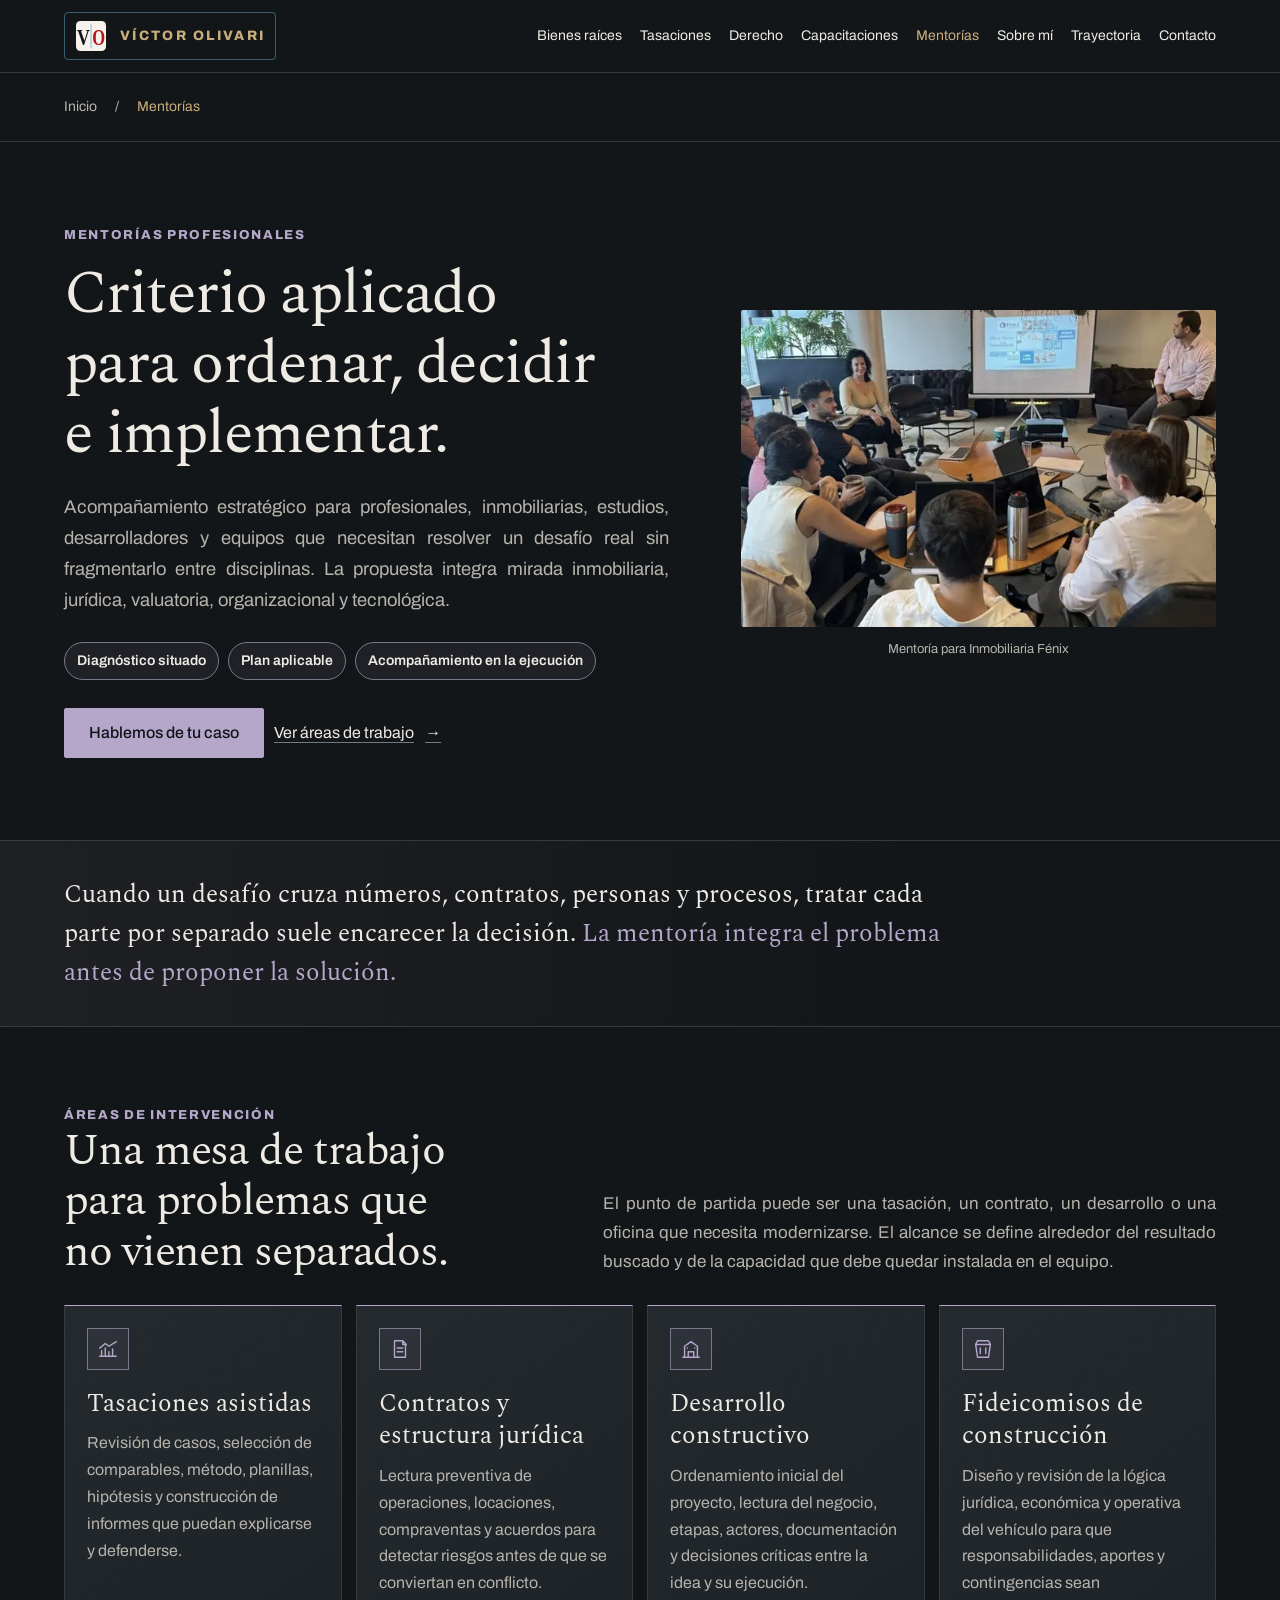
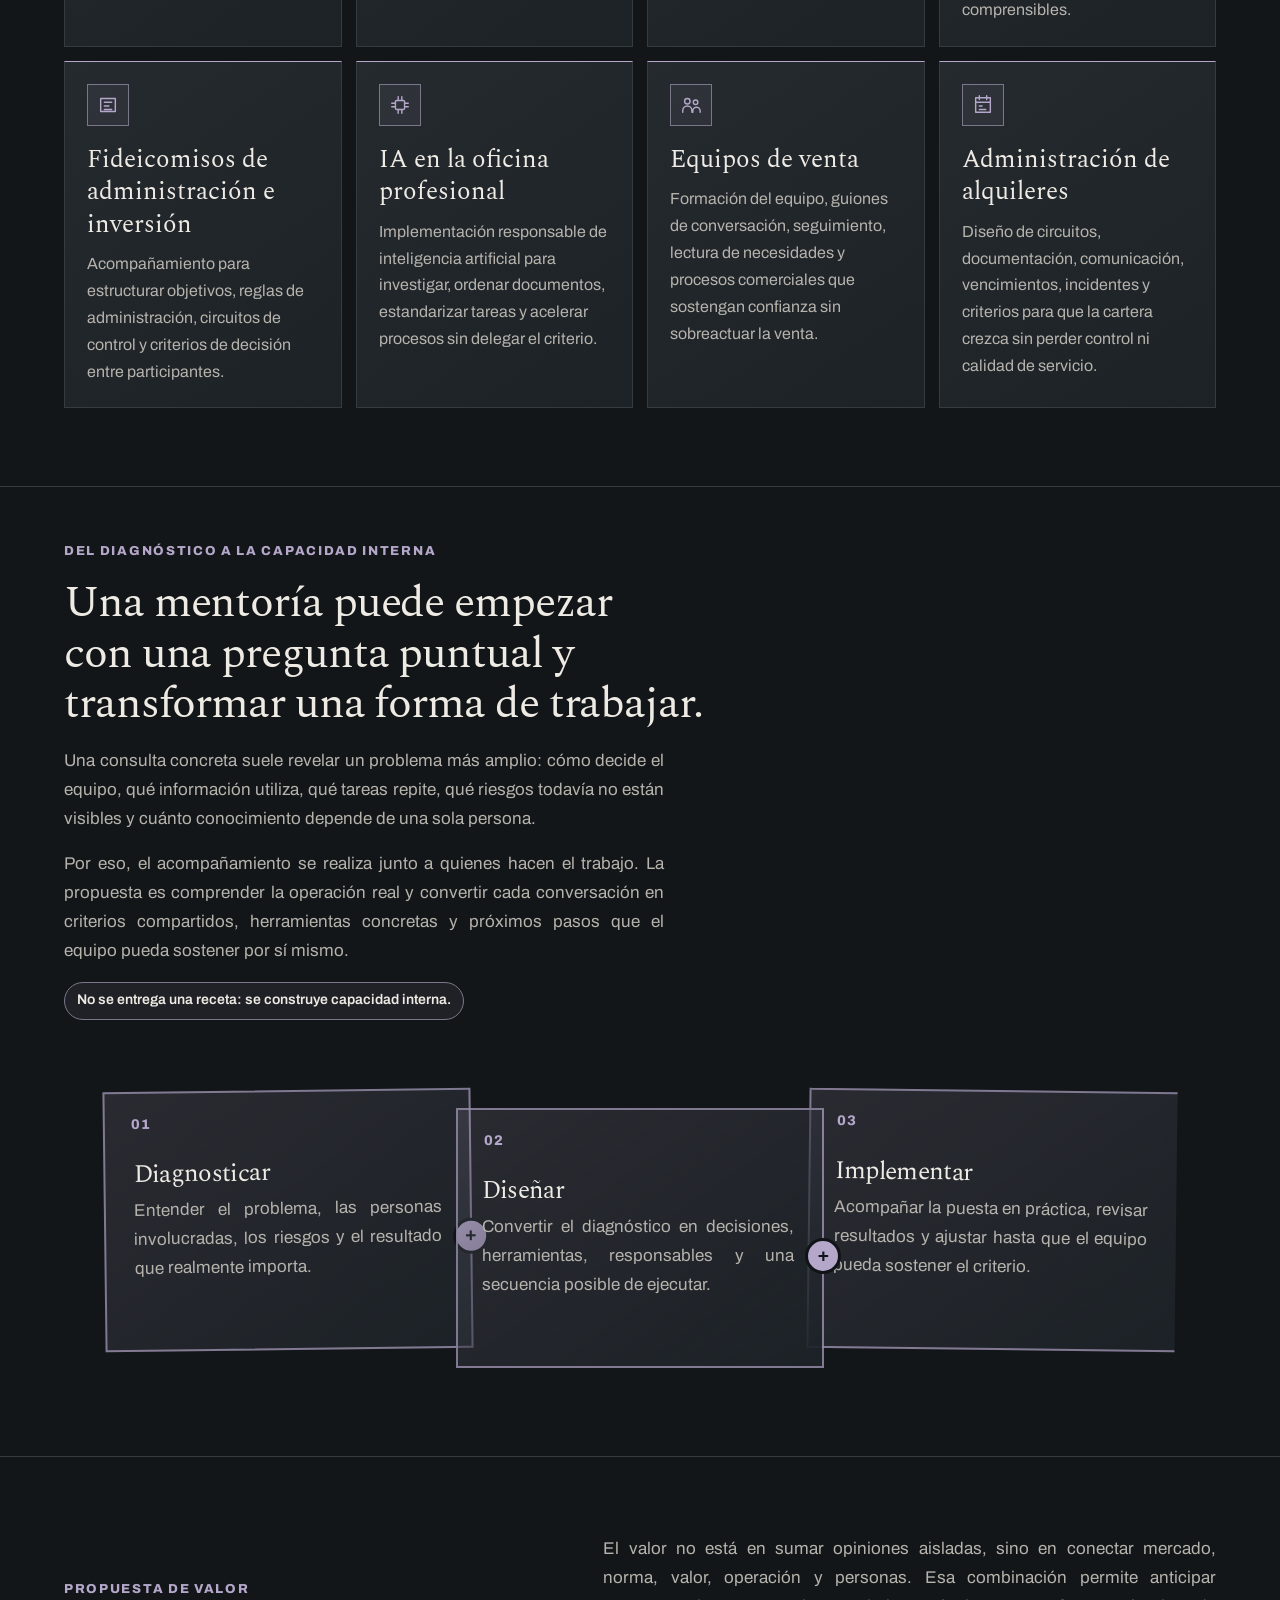
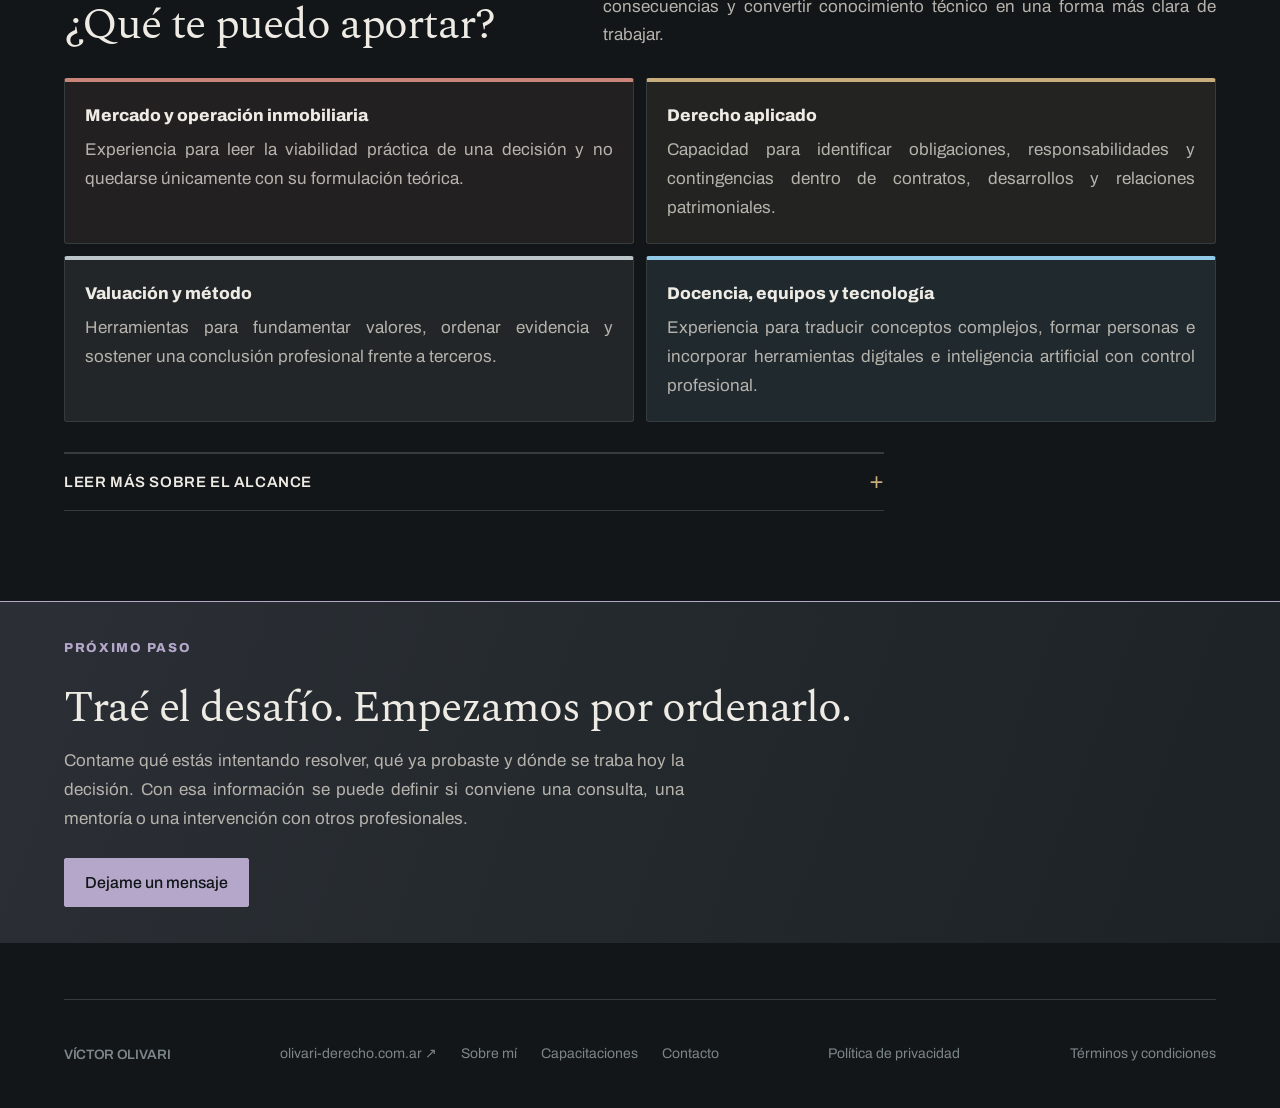
<file: mentorias/index.html>
<!doctype html>
<html lang="es">
<head>
<meta charset="utf-8">
<meta name="viewport" content="width=device-width, initial-scale=1">
<title>Mentorías profesionales · Víctor Olivari</title>
<meta name="description" content="Acompañamiento estratégico para tasaciones, contratos, desarrollos, fideicomisos, equipos inmobiliarios e inteligencia artificial aplicada.">
<link rel="canonical" href="https://www.victorolivari.com.ar/mentorias/">
<meta property="og:type" content="website">
<meta property="og:title" content="Mentorías profesionales · Víctor Olivari">
<meta property="og:description" content="Acompañamiento estratégico para tasaciones, contratos, desarrollos, fideicomisos, equipos inmobiliarios e inteligencia artificial aplicada.">
<meta property="og:url" content="https://www.victorolivari.com.ar/mentorias/">
<meta property="og:locale" content="es_AR">
<meta property="og:image" content="https://www.victorolivari.com.ar/compartir.jpg?v=20260920">
<meta property="og:image:width" content="1200">
<meta property="og:image:height" content="630">
<meta property="og:image:alt" content="Víctor Olivari, corredor inmobiliario y abogado">
<meta name="twitter:card" content="summary_large_image">
<meta name="twitter:image" content="https://www.victorolivari.com.ar/compartir.jpg?v=20260920">
<meta name="theme-color" content="#131618">
<meta name="robots" content="index, follow, max-image-preview:large">
<link rel="icon" type="image/svg+xml" href="/favicon.svg?v=20260909-2">
<link rel="icon" type="image/png" sizes="32x32" href="/favicon-32.png?v=20260909-1">
<link rel="icon" type="image/png" sizes="16x16" href="/favicon-16.png?v=20260909-1">
<link rel="apple-touch-icon" sizes="180x180" href="/apple-touch-icon.png?v=20260909-1">
<link rel="manifest" href="/site.webmanifest?v=20260906">
<link rel="preconnect" href="https://fonts.googleapis.com">
<link rel="preconnect" href="https://fonts.gstatic.com" crossorigin>
<link rel="stylesheet" href="https://fonts.googleapis.com/css2?family=Archivo:wght@400;500;600&family=Spectral:wght@400&display=swap">
<style>

    body { margin: 0; background: #131618; }
    a { color: inherit; text-decoration: none; }
    a:hover { color: var(--ocre); }

    .page {
      background: #131618; color: #EAE6E0;
      font-family: Archivo, Helvetica Neue, sans-serif;
      --h1: calc(clamp(30px, 3.75vw, 48px) * var(--ts));
      --quote: calc(clamp(26px, 3.125vw, 40px) * var(--ts));
      --h2: calc(clamp(23px, 2.66vw, 34px) * var(--ts));
      --h3: calc(clamp(19px, 1.875vw, 24px) * var(--ts));
      --body: calc(clamp(16px, 1.3vw, 17px) * var(--bs));
      --small: calc(clamp(14.5px, 1.2vw, 15.5px) * var(--bs));
      --label: calc(clamp(12px, 1vw, 13px) * var(--bs));
      --ink: #EAE6E0; --muted: #A29C95; --panel: #1D2124; --deep: #0E1113; --line: #2A2F32;
    }
    .h { font-family: var(--tf); font-weight: 700; letter-spacing: -0.03em; line-height: 1.1; margin: 0; }
    .wrap { padding-left: 80px; padding-right: 80px; }
    .lbl { font-size: var(--label); letter-spacing: 0.2em; text-transform: uppercase; color: var(--muted); }
    .body { font-size: var(--body); line-height: 1.72; color: var(--muted); margin: 0; }
    .ph { background: var(--panel); overflow: hidden; }
    .ph img { width: 100%; height: 100%; object-fit: cover; display: block; }
    .photo { background: var(--panel); border: 1px dashed #454D51; display: flex; align-items: center; justify-content: center; text-align: center; padding: 14px; color: #7C858A; font-size: var(--label); letter-spacing: 0.08em; line-height: 1.7; }

    /* --- botones: neutros en reposo, color del area al pasar el mouse --- */
    .b { border: 1px solid #3D4548; color: var(--ink); background: transparent;
         padding: 15px 24px; font-size: var(--small); font-weight: 600; letter-spacing: 0.05em;
         text-transform: uppercase; display: inline-block; cursor: pointer;
         transition: background .16s ease, border-color .16s ease, color .16s ease; }
    .b-br:hover  { background: var(--rojo);    border-color: var(--rojo);    color: #FFFFFF; }
    .b-tas:hover { background: var(--rojo);    border-color: var(--rojo);    color: #FFFFFF; }
    .b-der:hover { background: var(--gris);    border-color: var(--gris);    color: #131618; }
    .b-cap:hover { background: var(--verde);   border-color: var(--verde);   color: #FFFFFF; }
    .b-mi:hover  { background: var(--ocre);    border-color: var(--ocre);    color: #131618; }
    .b-men:hover { background: var(--violeta); border-color: var(--violeta); color: #131618; }

    .nav { display: flex; align-items: center; justify-content: space-between; padding-top: 18px; padding-bottom: 18px; border-bottom: 1px solid var(--line); }
    .nav-links { display: flex; gap: 28px; font-size: var(--small); color: var(--muted); }
    .nav-links a { transition: color .16s ease; }
    .nl-br:hover { color: var(--rojo); } .nl-der:hover { color: var(--gris); }
    .nl-cap:hover { color: var(--verde); } .nl-mi:hover { color: var(--ocre); }
    .nl-men:hover { color: var(--violeta); }
    .nav-burger { display: none; }

    .hero { display: grid; grid-template-columns: 1.55fr 1fr; gap: 52px; padding-top: 40px; padding-bottom: 56px; align-items: center; }
    .hero-ctas { display: flex; gap: 10px; flex-wrap: wrap; }

    .creds { background: var(--panel); border-top: 1px solid var(--line); border-bottom: 1px solid var(--line); padding-top: 26px; padding-bottom: 26px; display: flex; justify-content: space-between; align-items: center; gap: 28px; flex-wrap: wrap; }
    .creds-list { display: flex; gap: 40px; flex-wrap: wrap; font-size: var(--small); color: #CFC9C2; }

    .units { display: grid; grid-template-columns: repeat(3, minmax(0, 1fr)); gap: 20px; }
    .unit { background: var(--panel); display: flex; flex-direction: column; }
    .unit-body { padding: 30px 28px 28px 28px; display: flex; flex-direction: column; gap: 15px; flex-grow: 1; }

    .about { display: grid; grid-template-columns: 1fr 1fr; gap: 48px; align-items: center; }
    .gallery { display: grid; grid-template-columns: repeat(2, minmax(0, 1fr)); gap: 16px; }

    .tray-row { display: grid; grid-template-columns: 84px 1fr 260px; gap: 26px; padding: 18px 0; border-top: 1px solid var(--line); align-items: baseline; }
    .tray-year { font-family: var(--tf); font-size: calc(var(--body) * 1.2); font-weight: 700; }
    details > summary { list-style: none; cursor: pointer; padding: 16px 0; border-top: 1px solid var(--line); font-size: var(--small); font-weight: 600; letter-spacing: 0.05em; text-transform: uppercase; color: var(--muted); display: flex; justify-content: space-between; align-items: center; }
    details > summary::-webkit-details-marker { display: none; }
    details > summary:hover { color: var(--ink); }
    details[open] > summary .mas { display: none; }
    details:not([open]) > summary .menos { display: none; }

    .close-ctas { display: flex; gap: 10px; justify-content: center; flex-wrap: wrap; }
    .foot { display: flex; justify-content: space-between; align-items: center; gap: 20px; flex-wrap: wrap; font-size: var(--label); color: #7C858A; border-top: 1px solid var(--line); padding-top: 32px; padding-bottom: 32px; }
    .foot-links { display: flex; gap: 24px; flex-wrap: wrap; }

    @media (max-width: 1300px) {
      .wrap { padding-left: 52px; padding-right: 52px; }
      .hero { gap: 40px; grid-template-columns: 1.4fr 1fr; }
      .tray-row { grid-template-columns: 76px 1fr 200px; gap: 20px; }
    }
    @media (max-width: 900px) {
      .hero { grid-template-columns: 1fr; gap: 36px; }
      .units { grid-template-columns: 1fr; }
      .about { grid-template-columns: 1fr; gap: 32px; }
    }
    @media (max-width: 640px) {
      .wrap { padding-left: 22px; padding-right: 22px; }
      .nav-links { display: none; } .nav-burger { display: block; }
      .hero { padding-top: 28px; padding-bottom: 40px; }
      .hero-ctas { flex-direction: column; align-items: stretch; }
      .b { text-align: center; padding: 16px 20px; }
      .creds-list { gap: 14px; flex-direction: column; }
      .gallery { grid-template-columns: 1fr; }
      .tray-row { grid-template-columns: 1fr; gap: 4px; padding: 16px 0; }
      .tray-src { text-align: left !important; }
      .close-ctas { flex-direction: column; align-items: stretch; }
      .foot { flex-direction: column; align-items: flex-start; gap: 14px; }
    }
  /*EDITORIAL*/
/* Diseño compartido. sincronizar-editorial.py lo integra en los artboards. */
html { color-scheme: dark; scroll-padding-top: 5.5rem; }
body { margin: 0; background: #131618; }
.page { --ts: 1; --bs: 1; --tf: Spectral, Georgia, serif;
  --rojo: #C98579; --gris: #BAC5CA; --verde: #8DBDC3; --ocre: #C9AE7D; --violeta: #B4A7CA;
  --ink: #EEEAE4; --muted: #B6B3AD; --panel: #1C2225; --deep: #101416; --line: #353C3F;
  --h1: clamp(2.15rem, 1.4rem + 3vw, 4.25rem); --h2: clamp(1.8rem, 1.3rem + 1.8vw, 2.8rem);
  --h3: clamp(1.3rem, 1.1rem + .6vw, 1.65rem); --quote: clamp(1.8rem, 1.1rem + 2.6vw, 3.2rem);
  --body: 1.0625rem; --small: 1rem; --label: .8125rem;
  font-family: Archivo, 'Helvetica Neue', Arial, sans-serif; color: var(--ink); line-height: 1.6;
  overflow-wrap: break-word; min-height: 100vh; }
.page *, .page *::before, .page *::after { box-sizing: border-box; }
.page { --rojo: #C98579 !important; --gris: #BAC5CA !important; --verde: #8DBDC3 !important;
  --ocre: #C9AE7D !important; --violeta: #B4A7CA !important; }
.page [hidden] { display: none !important; }
.page img { display: block; max-width: 100%; }
.page a { color: inherit; text-decoration: none; text-underline-offset: .25em; }
.page a:focus-visible, .page button:focus-visible, .page summary:focus-visible,
.page input:focus-visible, .page select:focus-visible, .page textarea:focus-visible {
  outline: 2px solid var(--ocre); outline-offset: 5px; }
.page button, .page input, .page select, .page textarea { font: inherit; }
.page button, .page summary, .page a { -webkit-tap-highlight-color: rgba(201,174,125,.15); }
.page .wrap { width: 100%; max-width: 1360px; margin-inline: auto; padding-inline: 22px; }
.page .h { font-family: Spectral, Georgia, serif; font-weight: 400; letter-spacing: -.025em; line-height: 1.15; text-wrap: balance; }
.page h1 { text-transform: none !important; }
.page .lbl { font-family: Archivo, Arial, sans-serif; font-size: .8125rem; letter-spacing: .13em; line-height: 1.6; }
.page .body { color: var(--muted); line-height: 1.7; }
.page .b { display: inline-flex; align-items: center; justify-content: center; gap: .6rem;
  min-height: 48px; padding: 12px 20px; max-width: 100%; border: 1px solid #62696A;
  border-radius: 2px; font-size: 1rem; font-family: Archivo, Arial, sans-serif;
  line-height: 1.45; font-weight: 500; letter-spacing: 0; text-transform: none;
  color: var(--ink); background: transparent; cursor: pointer;
  transition: background .18s ease, color .18s ease, border-color .18s ease; }
.page .b.primary { background: var(--ink); border-color: var(--ink); color: #131618; }
.page .text-link { display: inline-flex; gap: .7rem; align-items: center; min-height: 44px;
  text-decoration: underline; text-decoration-color: #737A7B; }
.page .text-link::after { content: '→'; font-family: Arial, sans-serif; transition: transform .2s ease; }
.page .text-link[target='_blank']::after { content: '↗'; }
.page .skip-link { position: absolute; left: 22px; top: -150px; z-index: 100;
  background: var(--ink); color: #131618; padding: 14px 20px; }
.page .skip-link:focus { top: 12px; }
.page .site-header { position: sticky; top: 0; z-index: 30; background: #131618; border-bottom: 1px solid var(--line); }
.page .site-nav { display: flex; align-items: center; justify-content: space-between; gap: 18px; min-height: 72px; }
.page .brand { font-family: Archivo, Arial, sans-serif; font-size: .85rem; letter-spacing: .16em; font-weight: 600; white-space: nowrap; }
.page .desktop-links { display: none; }
.page .mobile-menu > summary { display: flex; gap: 10px; align-items: center; justify-content: center;
  min-width: 76px; min-height: 48px; padding: 8px 0; border: 0; color: var(--ink);
  font-size: .875rem; letter-spacing: 0; text-transform: none; }
.page summary { cursor: pointer; list-style: none; }
.page summary::-webkit-details-marker { display: none; }
.page .menu-icon { width: 20px; height: 12px; border-top: 1px solid; border-bottom: 1px solid; }
.page .mobile-menu[open] .menu-icon { height: 1px; border-bottom: 0; }
.page .mobile-links { position: absolute; inset: 72px 0 auto; padding: 12px 22px 24px;
  background: #1C2225; border-bottom: 1px solid var(--line); max-height: calc(100vh - 72px); max-height: calc(100dvh - 72px); overflow: auto; }
.page .mobile-links a { display: block; padding: 12px 0; min-height: 48px; border-bottom: 1px solid var(--line); }
.page [aria-current='page'] { color: var(--ocre); }
.page main { outline: none; }
.page .location-guide { display: flex; align-items: center; flex-wrap: wrap; gap: 8px 24px;
  padding-block: 12px; border-bottom: 1px solid var(--line); font-size: .875rem; }
.page .breadcrumb, .page .section-links { display: flex; align-items: center; flex-wrap: wrap; gap: 4px 18px; }
.page .breadcrumb { color: var(--muted); }
.page .location-guide a { display: inline-flex; align-items: center; gap: 8px; min-height: 44px; }
.page .location-guide a:hover { color: var(--ocre); }
.page .back-link { color: var(--ocre); padding-right: 20px; border-right: 1px solid var(--line); }
.page .section-links { justify-content: space-between; flex: 1; max-width: 540px; gap: 4px 12px; }
.page .section-links a { border-bottom: 1px solid transparent; }
.page .section-links a:hover, .page .section-links a:focus-visible { border-bottom-color: var(--ocre); }
.page main [id] { scroll-margin-top: 1rem; }
.page .hero { display: grid; grid-template-columns: minmax(0,1fr); gap: 26px; padding-block: 32px 44px; }
.page .hero-copy .lbl { color: var(--ocre); margin-bottom: 12px; }
.page .hero h1 { font-size: clamp(1.5rem, 6.6vw, 2rem); max-width: none; margin-bottom: 16px; }
.page .hero-title-line { display: block; white-space: nowrap; }
.page .professional { color: #91C9E8; }
.page .unit[style*='--gris'] .lbl { color: var(--ocre); }
.page .hero .hero-intro { max-width: 48ch; font-size: 1rem; margin: 0 0 20px; }
.page .hero-ctas { display: flex; flex-direction: row; flex-wrap: wrap; gap: 10px; }
.page .hero-ctas .b { flex: 1 1 auto; padding-inline: 14px; }
.page .hero-portrait { margin: 0; min-width: 0; }
.page .hero-portrait .ph { height: 245px; border-radius: 2px; }
.page .hero-portrait img { object-position: 60% 38%; }
.page figcaption { margin-top: 12px; font-size: .8125rem; color: var(--muted); }
.page .ph { background: var(--panel); padding: 0 !important; border: 0 !important; overflow: hidden; border-radius: 2px; }
.page .ph img { display: block; width: 100%; height: 100%; object-fit: cover; filter: saturate(.8); }
.page .section { padding-block: 48px; }
.page .section-head { display: grid; gap: 14px; margin-bottom: 26px; }
.page .section-head h2 { font-size: var(--h2); }
.page .section-head p { max-width: 54ch; margin: 0; }
.page .creds { padding-block: 22px; border-block: 1px solid var(--line); background: var(--panel); }
.page .creds-list { display: flex; flex-direction: column; gap: 8px; font-size: .875rem; margin-top: 12px; }
.page .manifesto { max-width: 1000px; padding-block: 44px; }
.page .manifesto p { font-size: var(--quote); line-height: 1.3; margin: 0; }
.page .manifesto { padding-block: clamp(36px, 5vw, 72px); border-bottom: 1px solid var(--line); }
.page .manifesto .manifesto-premise { font: 400 1rem/1.5 Archivo, Arial, sans-serif; color: var(--muted); margin-bottom: 14px; }
.page .manifesto-premise span, .page .manifesto-equals { color: var(--ocre); }
.page .units { display: grid; grid-template-columns: minmax(0,1fr); gap: 16px; }
.page .unit { background: transparent; border-top: 1px solid var(--line); min-width: 0; }
.page .unit-body { padding: 24px 0; display: flex; flex-direction: column; align-items: flex-start; gap: 12px; }
.page .unit h3 { margin: 0; font-size: 1.65rem; }
.page .unit p { margin: 0; }
.page .unit .text-link { margin-top: auto; }
.page .unit .lbl { color: var(--area, var(--muted)); }
.page .unit-photo { margin: 6px 0; width: 100%; aspect-ratio: 4 / 3; }
.page .unit-photo img { object-position: center 30%; }
.page .unit-photo img[src*='INMO'] { object-position: center 10%; }
.page .unit-photo img[src*='curso1'] { object-position: 28% center; }
.page .about .about-portrait { aspect-ratio: 1 / 1; }
.page .about-portrait img { object-position: center 40%; }
.page .about { display: grid; grid-template-columns: minmax(0,1fr); gap: 28px; }
.page .about .ph { aspect-ratio: 4 / 3; }
.page .about h2 { font-size: var(--h2); margin: 12px 0 18px; }
.page .about p { max-width: 55ch; }
.page .about .text-link { margin-top: 16px; }
.page .gallery { display: grid; grid-template-columns: minmax(0,1fr); gap: 26px; }
.page .gallery figure { margin: 0; }
.page .gallery .ph { aspect-ratio: 16 / 10; }
.page .close-ctas { display: flex; flex-direction: row; flex-wrap: wrap; gap: 12px; justify-content: flex-start; }
.page .closing { border-top: 1px solid var(--line); }
.page .closing h2 { font-size: var(--h2); margin-bottom: 16px; }
.page .closing p { margin: 0 0 24px; max-width: 54ch; }
.page .foot { display: flex; flex-direction: column; align-items: flex-start; gap: 22px; padding-block: 32px; font-size: .875rem; }
.page .foot .h { font: 600 .85rem Archivo, Arial, sans-serif; white-space: nowrap; }
.page .foot-links { display: flex; flex-wrap: wrap; gap: 6px 24px; }
.page .social-links { display: flex; flex-wrap: wrap; gap: 12px 24px; }
.page .social-links a { display: inline-flex; align-items: center; gap: 10px; min-height: 48px; font-size: 1rem; color: var(--muted); }
.page .social-links a:hover { color: var(--ocre); }
.page .social-links svg { width: 20px; height: 20px; flex-shrink: 0; fill: currentColor; }
.page .area-socials { margin-top: 32px; padding-block: 24px 32px; border-top: 1px solid var(--line); }
.page .area-socials .lbl { margin-bottom: 10px; }
.page .foot a { min-height: 44px; display: inline-flex; align-items: center; overflow-wrap: anywhere; }
.page .phero { display: grid; grid-template-columns: minmax(0,1fr); gap: 28px; padding-block: 36px 44px; }
.page .phero .ph { max-height: 300px; aspect-ratio: 4 / 3 !important; }
.page .phero h1 { max-width: 22ch; }
.page .phero .body { font-size: var(--body) !important; }
.page .relato { max-width: 66ch; }
.page .relato p, .page .relato .entrada { font-size: var(--body); line-height: 1.75; }
.page .destacado { font: 400 var(--h3)/1.5 Spectral, Georgia, serif; border-left: 1px solid var(--ocre); margin: 24px 0; }
.page .story-pill { display: inline-flex; align-items: center; max-width: 100%; margin: 6px 0 22px;
  padding: 8px 13px; border: 1px solid color-mix(in srgb, var(--ocre) 58%, transparent);
  border-radius: 999px; color: var(--ink); background: rgba(201,174,125,.08);
  font-size: .875rem; font-weight: 600; line-height: 1.35; }
.page .cols2, .page .cols3 { display: grid; grid-template-columns: minmax(0,1fr); gap: 18px; }
.page .cols2 > *, .page .cols3 > *, .page .row > *, .page .tray-row > * { min-width: 0; }
.page .card { padding: 24px; border-top-width: 1px !important; }
.page .row, .page .tray-row { display: grid; grid-template-columns: minmax(0,1fr) !important; gap: 10px; padding-block: 22px; }
.page .tray-src { text-align: left !important; }
.page .tray-thumb { width: 100%; max-width: 280px; }
.page .practice-list { border-top: 1px solid var(--line); }
.page .practice { border-bottom: 1px solid var(--line); }
.page .practice > summary { min-height: 64px; display: flex; align-items: center; justify-content: space-between;
  gap: 18px; border: 0; font-family: Archivo, Arial, sans-serif; font-size: 1.0625rem; color: var(--ink); font-weight: 400; letter-spacing: 0; text-transform: none; }
.page .practice > summary::after { content: '+'; font: 300 1.6rem Arial, sans-serif; color: var(--muted); flex-shrink: 0; }
.page .practice[open] > summary::after { content: '−'; }
.page .practice > .body { padding-bottom: 24px; max-width: 65ch; }
.page .program-group { margin-bottom: 24px; }
.page .program-group > summary { min-height: 64px; border: 0; font-weight: 400; letter-spacing: 0; text-transform: none; gap: 16px; color: var(--ink); }
.page .program-group > summary::after { content: '+'; font: 1.5rem Arial, sans-serif; }
.page .program-group[open] > summary::after { content: '−'; }
.page .program-group .cols3 { padding-bottom: 12px; }
.page .program-group .h { font-family: Archivo, Arial, sans-serif; font-size: 1.125rem !important; line-height: 1.4; }
.page .program-group > summary .h { font: 400 1.5rem/1.3 Spectral, Georgia, serif !important; }
.page .program-group summary { display: flex; align-items: center; justify-content: space-between; }
.page .contact-areas { display: grid; gap: 18px; }
.page .contact-area { border: 1px solid var(--line); padding: 0 20px; background: var(--panel); }
.page .contact-area > summary { min-height: 80px; border: 0; text-transform: none; letter-spacing: 0; color: var(--ink); font-size: 1.125rem; gap: 16px; }
.page .contact-area > summary::after { content: '+'; font: 1.5rem Arial, sans-serif; }
.page .contact-area[open] > summary::after { content: '−'; }
.page .contact-area .card { padding: 0 0 24px; border: 0 !important; }
.page .campo > span { font-size: .875rem; text-transform: none; letter-spacing: 0; }
.page .campo input, .page .campo select, .page .campo textarea { width: 100%; min-width: 0; max-width: 100%; min-height: 48px;
  padding: 12px; background: #131618; color: var(--ink); border: 1px solid #61696D; border-radius: 2px; font-size: 1rem; }
.page .campo textarea { min-height: 120px; }
.page .campo input::placeholder, .page .campo textarea::placeholder { color: #A9ACAC; opacity: 1; }
.page .via { overflow-wrap: anywhere; }
.page .via svg { flex-shrink: 0; }
.page .chip { font-size: 1rem; }
.page .record-img { max-width: 100%; height: auto; }
.page .cta-movil { position: static !important; display: flex !important; width: fit-content !important; max-width: calc(100% - 44px); margin: 0 auto 32px; padding: 14px 20px; gap: 10px; align-items: center; border: 1px solid var(--line); background: transparent !important; color: var(--ink) !important; box-shadow: none !important; border-radius: 2px !important; }
@media (hover: hover) {
  .page .b:hover { background: #2B3336; color: var(--ink); border-color: var(--ocre); }
  .page .b.primary:hover { background: #D8C9AD; color: #131618; border-color: #D8C9AD; }
  .page .text-link:hover, .page .foot a:hover, .page .desktop-links a:hover { color: var(--ocre); }
  .page .text-link:hover::after { transform: translateX(3px); }
}
@media (max-width: 699px) {
  .page .anio-cuerpo > div[style*='grid-template-columns'] { grid-template-columns: minmax(0, 1fr) !important; gap: 8px !important; }
  .page .anio-cuerpo > div > div { min-width: 0; }
  .page .wrap[style*='padding-top'] { padding-top: 40px !important; }
  .page .wrap[style*='padding-bottom'] { padding-bottom: 40px !important; }
  .page .wrap[style*='padding-bottom: 18px'], .page .wrap[style*='padding-bottom: 26px'] { padding-bottom: 18px !important; }
  .page .cols2[style], .page .cols3[style] { gap: 22px !important; }
  .page h2[style*='max-width'] { max-width: 100% !important; }
}
@media (min-width: 700px) {
  .page .wrap { padding-inline: 40px; }
  .page .hero { grid-template-columns: minmax(0,1.1fr) minmax(0,1fr); gap: 36px; align-items: center; padding-block: 52px; }
  .page .hero h1 { font-size: clamp(1.4rem, 3vw, 3rem); }
  .page .hero-portrait .ph { height: auto; aspect-ratio: 4 / 5; }
  .page .hero-portrait img { object-position: 100% 45%; }
  .page .section { padding-block: 64px; }
  .page .creds-list { flex-direction: row; flex-wrap: wrap; gap: 12px 32px; }
  .page .units { grid-template-columns: minmax(0,1fr); gap: 24px; }
  .page .unit-body { display: grid; grid-template-columns: minmax(0,.85fr) minmax(0,1fr); gap: 14px 28px; align-items: start; }
  .page .unit-body > * { grid-column: 2; }
  .page .unit-body .unit-photo { grid-column: 1; grid-row: 1 / 5; aspect-ratio: 4 / 5; margin: 0; }
  .page .unit-body .text-link { align-self: end; }
  .page .unit-body { height: 100%; }
  .page .gallery, .page .cols2, .page .cols3 { grid-template-columns: repeat(2,minmax(0,1fr)); }
  .page .about { grid-template-columns: repeat(2,minmax(0,1fr)); gap: 44px; align-items: center; }
  .page .phero { grid-template-columns: minmax(0,1.25fr) minmax(0,1fr); padding-block: 56px; }
  .page .phero .ph { max-height: 430px; }
  .page .phero.text-only { grid-template-columns: 1fr; }
  .page .tray-row { grid-template-columns: 80px minmax(0,1fr) minmax(180px,.75fr) !important; gap: 24px; }
  .page .row { grid-template-columns: minmax(170px,.6fr) minmax(0,1.7fr) !important; gap: 26px; }
  .page .contact-areas { max-width: 820px; }
}
@media (min-width: 1100px) {
  .page .wrap { padding-inline: 64px; }
  .page .hero { gap: 80px; padding-block: 64px 72px; }
  .page .hero-portrait { max-width: 440px; justify-self: end; width: 100%; }
  .page .hero .hero-intro { font-size: 1.125rem; }
  .page .hero-ctas .b { flex: none; padding-inline: 24px; }
  .page .desktop-links { display: flex; align-items: center; gap: 18px; font-size: .875rem; }
  .page .desktop-links a { display: inline-flex; align-items: center; min-height: 44px; white-space: nowrap; }
  .page .mobile-menu { display: none; }
  .page .section { padding-block: 80px; }
  .page .section-head { grid-template-columns: 1fr 1fr; gap: 50px; align-items: end; }
  .page .cols3 { grid-template-columns: repeat(3,minmax(0,1fr)); }
  .page .units { grid-template-columns: repeat(3,minmax(0,1fr)); gap: 32px; }
  .page .unit-body { display: flex; gap: 16px; }
  .page .unit-body > .lbl { min-height: 3.2em; }
  .page .unit-body > h3 { min-height: 2.3em; }
  .page .unit-body .unit-photo { aspect-ratio: 4 / 3; margin: 0 0 4px; }
  .page .foot { flex-direction: row; flex-wrap: wrap; justify-content: space-between; align-items: center; }
}
@media (prefers-reduced-motion: no-preference) {
  html { scroll-behavior: smooth; }
  .page details[open] > .body, .page details[open] > .cols3, .page details[open] > .card { animation: editorial-open .22s ease-out; }
  @keyframes editorial-open { from { opacity: .5; transform: translateY(4px); } to { opacity: 1; transform: none; } }
}
@media (prefers-reduced-motion: reduce) {
  .page *, .page *::before, .page *::after { animation: none !important; transition: none !important; scroll-behavior: auto !important; }
}
/* Fotos de las áreas: se conserva el encuadre original, también en celular. */
.page .phero .area-portrait { max-height: none; }
.page .phero .area-portrait-vertical { aspect-ratio: 3 / 4 !important; width: 100%; max-width: 390px; justify-self: center; }
.page .area-portrait img { object-fit: contain; filter: none; }
.page .course-carousel { min-width: 0; border-block: 1px solid var(--line); }
.page .carousel-heading { display: flex; flex-wrap: wrap; align-items: end; justify-content: space-between; gap: 20px; }
.page .carousel-heading .lbl { margin-bottom: 12px; }
.page .carousel-heading .h { font-size: var(--h2); }
.page .carousel-controls { display: flex; gap: 8px; }
.page .carousel-controls[hidden] { display: none; }
.page .carousel-controls button { min-width: 48px; min-height: 48px; padding: 10px 15px; border: 1px solid var(--line); border-radius: 3px; background: var(--panel); color: var(--ink); font: inherit; font-size: .875rem; cursor: pointer; }
.page .carousel-controls button:hover { border-color: var(--verde); }
.page .carousel-controls button:disabled { cursor: default; color: var(--muted); }
.page .carousel-help { color: var(--muted); font-size: .875rem; line-height: 1.5; margin-block: 18px 22px; }
.page .carousel-viewport { overflow-x: auto; overscroll-behavior-x: contain; scrollbar-width: thin; scrollbar-color: var(--verde) var(--panel); scroll-behavior: auto; padding-bottom: 12px; }
.page .carousel-track { display: flex; gap: 20px; width: max-content; }
.page .carousel-track figure { flex: none; width: min(76vw, 480px); margin: 0; }
.page .carousel-track img { display: block; width: 100%; height: auto; aspect-ratio: 4 / 3; object-fit: contain; background: var(--deep); border-radius: 3px; }
.page .carousel-track figcaption { padding-top: 14px; max-width: 38ch; font-size: .875rem; line-height: 1.5; color: var(--muted); }
/* El texto acompaña a cada imagen, incluso cuando la foto es vertical o panorámica. */
.page .course-carousel .carousel-track figure { display: flex; flex-direction: column; align-items: center; text-align: center; }
.page .course-carousel .carousel-track figcaption { width: 100%; max-width: min(100%, 38ch); text-align: center; }
.page .carousel-viewport:focus-visible, .page .carousel-controls button:focus-visible { outline: 2px solid var(--verde); outline-offset: 3px; }
/* El recorrido reúne fotos de formatos muy diferentes; el fondo unifica la serie
   sin recortar personas ni documentos importantes. */
.page .journey-carousel { margin-top: 10px; }
.page .journey-carousel .carousel-track { gap: 16px; }
.page .journey-carousel .carousel-track figure { width: min(82vw, 560px); }
.page .journey-carousel .carousel-track figure { display: flex; flex-direction: column; align-items: center; text-align: center; }
.page .journey-carousel .carousel-track img { aspect-ratio: 3 / 2; filter: saturate(.88); }
.page .journey-carousel .carousel-track figcaption { min-height: 2.7em; width: 100%; max-width: min(100%, 46ch); padding: 12px 2px 0; color: var(--ink); text-align: center; }
.page .story-more { max-width: 66ch; margin-top: 1.35rem; border-top: 1px solid var(--line); border-bottom: 1px solid var(--line); }
.page .story-more > summary { display: flex; align-items: center; justify-content: space-between; min-height: 56px; cursor: pointer; color: var(--ink); font-size: .9375rem; font-weight: 600; letter-spacing: .04em; list-style: none; }
.page .story-more > summary::-webkit-details-marker { display: none; }
.page .story-more > summary::after { content: '+'; color: var(--ocre); font: 1.5rem/1 Arial, sans-serif; }
.page .story-more[open] > summary::after { content: '−'; }
.page .story-more .relato { padding-bottom: 10px; }
.page .family-story { display: grid; gap: 28px; align-items: center; margin-top: 42px; padding-top: 42px; border-top: 1px solid var(--line); }
.page .family-story .ph { aspect-ratio: 3 / 4; max-width: 390px; justify-self: center; }
.page .family-story .ph img { object-fit: cover; }
/* Mentorías: consultoría de criterio, con el violeta como señal del área. */
.page .mentor-hero { display: grid; gap: 30px; padding-block: 42px 54px; }
.page .mentor-hero-copy { align-self: center; }
.page .mentor-hero .lbl, .page .mentor-section .lbl { color: var(--violeta); }
.page .mentor-hero h1 { margin: 14px 0 22px; max-width: 18ch; font-size: var(--h1); }
.page .mentor-lead { max-width: 62ch; margin: 0; font-size: calc(var(--body) * 1.08); }
.page .mentor-pills { display: flex; flex-wrap: wrap; gap: 9px; margin-top: 26px; }
.page .mentor-pill { display: inline-flex; align-items: center; min-height: 38px; padding: 7px 12px;
  border: 1px solid color-mix(in srgb, var(--violeta) 55%, var(--line)); border-radius: 999px;
  background: color-mix(in srgb, var(--violeta) 8%, transparent); color: var(--ink);
  font-size: .875rem; font-weight: 600; line-height: 1.35; }
.page .mentor-hero figure { margin: 0; align-self: center; }
.page .mentor-hero .ph { aspect-ratio: 3 / 2; }
.page .mentor-hero .ph img { object-fit: cover; object-position: center; filter: saturate(.86); }
.page .mentor-hero figcaption { text-align: center; }
.page .mentor-principle { padding-block: 34px; border-block: 1px solid var(--line);
  background: linear-gradient(90deg, color-mix(in srgb, var(--violeta) 7%, transparent), transparent 72%); }
.page .mentor-principle p { max-width: 900px; margin: 0; font: 400 var(--h3)/1.55 Spectral, Georgia, serif; }
.page .mentor-principle strong { color: var(--violeta); font-weight: 400; }
.page .mentor-section { padding-block: 54px; }
.page .mentor-section-head { display: grid; gap: 14px; margin-bottom: 28px; }
.page .mentor-section-head h2 { margin: 0; font-size: var(--h2); max-width: 21ch; }
.page .mentor-section-head p { max-width: 62ch; margin: 0; }
.page .mentor-grid { display: grid; grid-template-columns: minmax(0,1fr); gap: 14px; }
.page .mentor-card { min-width: 0; padding: 22px; border: 1px solid var(--line); border-top-color: var(--violeta);
  background: linear-gradient(145deg, color-mix(in srgb, var(--violeta) 6%, var(--panel)), var(--panel));
  transition: transform .22s ease, border-color .22s ease, background .22s ease; }
.page .mentor-icon { display: inline-flex; width: 42px; height: 42px; align-items: center; justify-content: center;
  margin-bottom: 18px; border: 1px solid color-mix(in srgb, var(--violeta) 55%, var(--line));
  color: var(--violeta); background: color-mix(in srgb, var(--violeta) 7%, transparent); }
.page .mentor-icon svg { width: 22px; height: 22px; fill: none; stroke: currentColor; stroke-width: 1.55;
  stroke-linecap: round; stroke-linejoin: round; }
.page .mentor-card h3 { margin: 0 0 10px; font: 400 var(--h3)/1.28 Spectral, Georgia, serif; }
.page .mentor-card p { margin: 0; font-size: 1rem; line-height: 1.68; color: var(--muted); }
.page .mentor-case { display: grid; gap: 28px; align-items: center; padding-block: 54px;
  border-block: 1px solid var(--line); }
.page .mentor-case .ph { aspect-ratio: 3 / 2; }
.page .mentor-case .ph img { object-fit: cover; filter: saturate(.88); }
.page .mentor-case h2 { margin: 10px 0 18px; font-size: var(--h2); }
.page .mentor-case p { margin: 0 0 16px; max-width: 60ch; }
.page .mentor-method { display: grid; gap: 0; border-top: 1px solid var(--line); counter-reset: mentor-step; }
.page .mentor-step { position: relative; padding: 26px 0 26px 58px; border-bottom: 1px solid var(--line); counter-increment: mentor-step; }
.page .mentor-step::before { content: '0' counter(mentor-step); position: absolute; left: 0; top: 27px;
  color: var(--violeta); font: 600 .875rem/1 Archivo, Arial, sans-serif; letter-spacing: .08em; }
.page .mentor-step h3 { margin: 0 0 8px; font-size: var(--h3); }
.page .mentor-step p { margin: 0; max-width: 64ch; }
.page .mentor-proof-grid { display: grid; grid-template-columns: minmax(0,1fr); gap: 12px; }
.page .mentor-proof { padding: 20px 0; border-top: 1px solid var(--line); }
.page .mentor-proof strong { display: block; margin-bottom: 7px; color: var(--ink); font-size: 1.0625rem; }
.page .mentor-proof p { margin: 0; }
.page .mentor-more { max-width: 820px; margin-top: 30px; }
.page .mentor-cta { margin-block: 12px 56px; padding-block: 36px; border-top: 1px solid var(--violeta);
  background: linear-gradient(110deg, color-mix(in srgb, var(--violeta) 10%, var(--panel)), var(--panel)); }
.page .mentor-cta h2 { margin: 0 0 14px; font-size: var(--h2); }
.page .mentor-cta p { max-width: 62ch; margin: 0 0 24px; }
@media (hover: hover) {
  .page .mentor-card:hover { transform: translateY(-3px); border-color: color-mix(in srgb, var(--violeta) 68%, var(--line)); }
}
@media (min-width: 700px) {
  .page .family-story { grid-template-columns: minmax(0,1.15fr) minmax(260px,.85fr); gap: 48px; }
  .page .mentor-hero, .page .mentor-case { grid-template-columns: minmax(0,1.12fr) minmax(280px,.88fr); gap: 48px; }
  .page .mentor-grid, .page .mentor-proof-grid { grid-template-columns: repeat(2,minmax(0,1fr)); }
  .page .mentor-section-head { grid-template-columns: minmax(0,.9fr) minmax(0,1.1fr); gap: 38px; align-items: end; }
  .page .mentor-method { grid-template-columns: repeat(3,minmax(0,1fr)); }
  .page .mentor-step { padding: 62px 24px 26px 0; border-right: 1px solid var(--line); }
  .page .mentor-step:last-child { border-right: 0; padding-left: 24px; }
  .page .mentor-step:nth-child(2) { padding-left: 24px; }
  .page .mentor-step::before { left: 0; top: 27px; }
  .page .mentor-step:nth-child(n+2)::before { left: 24px; }
}
@media (min-width: 1100px) {
  .page .mentor-grid { grid-template-columns: repeat(4,minmax(0,1fr)); }
  .page .mentor-hero { padding-block: 70px 82px; gap: 72px; }
  .page .mentor-section { padding-block: 78px; }
}
@media print {
  .page .carousel-controls, .page .carousel-track [aria-hidden="true"] { display: none; }
  .page .carousel-viewport { overflow: visible; }
  .page .carousel-track { width: auto; flex-wrap: wrap; }
  .page .site-header, .page .skip-link, .page .cta-movil { display: none !important; }
  .page .ph img { filter: none; }
}

.page .mentor-hero .lbl,
.page .mentor-section .lbl,
.page .mentor-case .lbl,
.page .mentor-cta .lbl { font-weight: 800; }
.page .mentor-method { border-top: 0; gap: 14px; }
.page .mentor-step {
  padding: 28px 24px 26px 66px;
  border: 1px solid color-mix(in srgb, var(--violeta) 52%, var(--line));
  background: color-mix(in srgb, var(--violeta) 7%, var(--panel));
}
.page .mentor-step::before { left: 24px; top: 31px; }
.page .mentor-proof { padding: 20px; border: 1px solid var(--line); border-top-width: 4px; }
.page .mentor-proof:nth-child(1) { border-top-color: var(--rojo); background: rgba(201, 133, 121, .09); }
.page .mentor-proof:nth-child(2) { border-top-color: var(--ocre); background: rgba(201, 174, 125, .09); }
.page .mentor-proof:nth-child(3) { border-top-color: var(--gris); background: rgba(186, 197, 202, .09); }
.page .mentor-proof:nth-child(4) { border-top-color: #91c9e8; background: rgba(145, 201, 232, .1); }
@media (min-width: 700px) {
  .page .mentor-case { grid-template-columns: minmax(0, 1fr); }
  .page .mentor-case > div:first-child { max-width: 820px; }
  .page .mentor-method { gap: 0; padding-inline: 18px; }
  .page .mentor-step { min-height: 245px; padding: 64px 25px 28px; border-right: 1px solid color-mix(in srgb, var(--violeta) 52%, var(--line)); }
  .page .mentor-step:nth-child(1) { transform: translateX(18px) rotate(-1deg); z-index: 1; }
  .page .mentor-step:nth-child(2) { transform: translateY(18px); z-index: 2; }
  .page .mentor-step:nth-child(3) { transform: translateX(-18px) rotate(1deg); z-index: 1; }
  .page .mentor-step::before,
  .page .mentor-step:nth-child(n+2)::before { left: 25px; top: 28px; }
  .page .mentor-step:not(:last-child)::after {
    content: '+';
    position: absolute;
    right: -17px;
    top: 50%;
    z-index: 4;
    display: grid;
    place-items: center;
    width: 32px;
    height: 32px;
    border-radius: 50%;
    background: var(--violeta);
    color: #111519;
    font: 800 1.15rem/1 Arial, sans-serif;
  }
}

/*/EDITORIAL*/

</style>
<link rel="stylesheet" href="/site-overrides.css?v=20260920">
<script src="/nav-trayectoria.js" defer></script>
<!--GA4--><script async src="https://www.googletagmanager.com/gtag/js?id=G-Y1QVQXYZV7"></script><script>window.dataLayer=window.dataLayer||[];function gtag(){dataLayer.push(arguments);}gtag('js',new Date());gtag('config','G-Y1QVQXYZV7');</script><!--/GA4--></head>
<body>
<div class="page" data-page="Mentorias"><a class="skip-link" href="#contenido-mentorias">Ir al contenido</a><header class="site-header"><nav aria-label="Navegación principal" class="wrap site-nav"><a class="brand" href="/">VÍCTOR OLIVARI</a><div class="desktop-links"><a href="/bienes-raices/">Bienes raíces</a><a href="/tasaciones/">Tasaciones</a><a href="/servicios-juridicos/">Derecho</a><a href="/capacitaciones/">Capacitaciones</a><a href="/mentorias/" aria-current="page">Mentorías</a><a href="/sobre-mi/">Sobre mí</a><a href="/trayectoria/">Trayectoria</a><a href="/contacto/">Contacto</a></div><details class="mobile-menu"><summary>Menú<span aria-hidden="true" class="menu-icon"></span></summary><div class="mobile-links"><a href="/bienes-raices/">Bienes raíces</a><a href="/tasaciones/">Tasaciones</a><a href="/servicios-juridicos/">Derecho</a><a href="/capacitaciones/">Capacitaciones</a><a href="/mentorias/" aria-current="page">Mentorías</a><a href="/sobre-mi/">Sobre mí</a><a href="/trayectoria/">Trayectoria</a><a href="/contacto/">Contacto</a></div></details></nav></header><main id="contenido-mentorias" tabindex="-1"><!--GUIA--><div class="wrap location-guide"><a class="back-link" href="/" data-back hidden><span aria-hidden="true">←</span> Volver</a><nav class="breadcrumb" aria-label="Ubicación"><a href="/">Inicio</a><span aria-hidden="true">/</span><span aria-current="page">Mentorías</span></nav></div><!--/GUIA--><script>
(function () {
  function initCarousel(root) {
    if (root.dataset.ready) return;
    root.dataset.ready = 'true';
    var viewport = root.querySelector('.carousel-viewport');
    var track = root.querySelector('.carousel-track');
    var items = Array.from(track.children);
    var toggle = root.querySelector('[data-carousel-toggle]');
    var reduced = window.matchMedia('(prefers-reduced-motion: reduce)');
    var paused = reduced.matches, visible = false, hovering = false, focused = false;
    var frame = 0, last = 0, position = 0, period = 0;
    // Segunda vuelta visual, excluida del lector de pantalla. Reutiliza las
    // mismas URL optimizadas: el navegador no descarga cada foto dos veces.
    items.forEach(function (item) {
      var clone = item.cloneNode(true);
      clone.setAttribute('aria-hidden', 'true');
      track.appendChild(clone);
    });
    function measure() {
      period = track.children[items.length].offsetLeft - items[0].offsetLeft;
      position = viewport.scrollLeft;
    }
    function canRun() { return visible && !paused && !reduced.matches && !hovering && !focused && !document.hidden; }
    function tick(now) {
      frame = 0;
      if (!canRun()) { last = 0; return; }
      if (last && period > 0) {
        // Acumulador decimal: también avanza en navegadores que redondean scrollLeft.
        // Cada carrusel puede ajustar su ritmo sin afectar los demás.
        // El recorrido usa una cadencia más ágil, pero conserva el control de pausa.
        position = (position + Math.min(now - last, 64) * Number(root.dataset.carouselSpeed || .025)) % period;
        viewport.scrollLeft = position;
      }
      last = now;
      frame = requestAnimationFrame(tick);
    }
    function update() {
      toggle.textContent = reduced.matches ? 'Movimiento reducido' : paused ? 'Reproducir' : 'Pausar';
      toggle.disabled = reduced.matches;
      toggle.setAttribute('aria-label', reduced.matches ? 'Movimiento automático desactivado' : paused ? 'Reproducir carrusel' : 'Pausar carrusel');
      if (frame) cancelAnimationFrame(frame);
      frame = 0; last = 0; position = viewport.scrollLeft;
      if (canRun()) frame = requestAnimationFrame(tick);
    }
    function manual() { paused = true; update(); }
    toggle.addEventListener('click', function () { paused = !paused; update(); });
    function step(direction) {
      manual();
      measure();
      var stride = items[1].offsetLeft - items[0].offsetLeft;
      var index = direction > 0 ? Math.floor(viewport.scrollLeft / stride + .01) + 1 : Math.ceil(viewport.scrollLeft / stride - .01) - 1;
      viewport.scrollLeft = ((index * stride) % period + period) % period;
      position = viewport.scrollLeft;
    }
    root.querySelector('[data-carousel-prev]').addEventListener('click', function () { step(-1); });
    root.querySelector('[data-carousel-next]').addEventListener('click', function () { step(1); });
    viewport.addEventListener('pointerdown', manual, { passive: true });
    viewport.addEventListener('wheel', manual, { passive: true });
    viewport.addEventListener('keydown', function (event) {
      if (event.key === 'ArrowRight' || event.key === 'ArrowLeft') {
        event.preventDefault(); step(event.key === 'ArrowRight' ? 1 : -1);
      } else if (event.key === 'Home' || event.key === 'End') {
        event.preventDefault(); manual(); measure();
        viewport.scrollLeft = event.key === 'Home' ? 0 : items[items.length - 1].offsetLeft - items[0].offsetLeft;
      }
    });
    viewport.addEventListener('pointerenter', function (event) { if (event.pointerType === 'mouse') { hovering = true; update(); } });
    viewport.addEventListener('pointerleave', function () { hovering = false; update(); });
    viewport.addEventListener('focusin', function () { focused = true; update(); });
    viewport.addEventListener('focusout', function () { focused = false; update(); });
    document.addEventListener('visibilitychange', update);
    window.addEventListener('resize', function () { measure(); update(); });
    reduced.addEventListener('change', function () { paused = true; update(); });
    if ('IntersectionObserver' in window) {
      new IntersectionObserver(function (entries) {
        visible = entries[0].isIntersecting; measure(); update();
      }, { threshold: .1 }).observe(viewport);
    }
    root.querySelector('.carousel-controls').hidden = false;
    measure(); update();
  }
  function start() {
    document.querySelectorAll('[data-course-carousel], [data-journey-carousel]').forEach(initCarousel);
    // La guía siempre ofrece Inicio; Volver solo aparece con procedencia interna.
    var previous;
    try { previous = new URL(document.referrer); } catch (_) {}
    if (previous && previous.origin === location.origin && previous.pathname !== location.pathname) {
      document.querySelectorAll('[data-back]').forEach(function (link) {
        if (link.dataset.ready) return;
        link.dataset.ready = 'true';
        link.hidden = false;
        link.href = previous.href;
        link.addEventListener('click', function (event) {
          if (event.button || event.metaKey || event.ctrlKey || event.shiftKey || event.altKey) return;
          if (history.length > 1) { event.preventDefault(); history.back(); }
        });
      });
    }
    document.querySelectorAll('.site-nav a[href]').forEach(function (link) {
      var path = new URL(link.href).pathname.replace(/\/$/, '') || '/';
      if (path === (location.pathname.replace(/\/$/, '') || '/')) link.setAttribute('aria-current', 'page');
    });
    // Indica el cambio de pestaña también a quienes usan lector de pantalla.
    document.querySelectorAll('a[target="_blank"]').forEach(function (link) {
      if (!link.hasAttribute('aria-label')) link.setAttribute('aria-label', link.textContent.trim() + ' (abre en una pestaña nueva)');
    });
    document.querySelectorAll('.mobile-menu').forEach(function (menu) {
      if (menu.dataset.ready) return;
      menu.dataset.ready = 'true';
      menu.addEventListener('click', function (event) {
        if (event.target.closest('a')) menu.open = false;
      });
      menu.addEventListener('keydown', function (event) {
        if (event.key === 'Escape') {
          menu.open = false;
          menu.querySelector('summary').focus();
        }
      });
      document.addEventListener('click', function (event) {
        if (!menu.contains(event.target)) menu.open = false;
      });
      var desktop = window.matchMedia('(min-width: 1100px)');
      function closeOnDesktop() { if (desktop.matches) menu.open = false; }
      if (desktop.addEventListener) desktop.addEventListener('change', closeOnDesktop);
    });
    document.querySelectorAll('.contact-area').forEach(function (area) {
      if (area.dataset.ready) return;
      area.dataset.ready = 'true';
      area.addEventListener('toggle', function () {
        if (!area.open) return;
        area.parentElement.querySelectorAll('.contact-area').forEach(function (other) {
          if (other !== area) other.open = false;
        });
      });
    });
    if (!('IntersectionObserver' in window) || !Element.prototype.animate) return;
    var reduced = window.matchMedia('(prefers-reduced-motion: reduce)');
    if (reduced.matches) return;
    var observer = new IntersectionObserver(function (entries) {
      entries.forEach(function (entry) {
        if (!entry.isIntersecting) return;
        observer.unobserve(entry.target);
        if (reduced.matches) return;
        var mobile = window.matchMedia('(max-width: 699px)').matches;
        entry.target.animate([
          { opacity: .45, transform: 'translateY(' + (mobile ? 6 : 10) + 'px)' },
          { opacity: 1, transform: 'translateY(0)' }
        ], { duration: mobile ? 300 : 420, easing: 'cubic-bezier(.22,.61,.36,1)' });
      });
    }, { threshold: .08 });
    document.querySelectorAll('.section-head, .unit, .about, .manifesto, .closing, .gallery figure, .tray-row, .practice-list, .program-group, .mentor-card, .mentor-step, .mentor-proof, .mentor-case').forEach(function (item) {
      if (item.dataset.observed) return;
      item.dataset.observed = 'true';
      if (item.getBoundingClientRect().top >= window.innerHeight) observer.observe(item);
    });
  }
  if (document.readyState === 'loading') document.addEventListener('DOMContentLoaded', start, { once: true });
  else start();
})();

</script>
<section class="wrap mentor-hero">
<div class="mentor-hero-copy">
<p class="lbl">Mentorías profesionales</p>
<h1 class="h">Criterio aplicado para ordenar, decidir e implementar.</h1>
<p class="body mentor-lead">Acompañamiento estratégico para profesionales, inmobiliarias, estudios, desarrolladores y equipos que necesitan resolver un desafío real sin fragmentarlo entre disciplinas. La propuesta integra mirada inmobiliaria, jurídica, valuatoria, organizacional y tecnológica.</p>
<div class="mentor-pills" aria-label="Ejes de la mentoría"><span class="mentor-pill">Diagnóstico situado</span><span class="mentor-pill">Plan aplicable</span><span class="mentor-pill">Acompañamiento en la ejecución</span></div>
<div class="hero-ctas" style="margin-top: 28px;"><a class="b primary" href="https://wa.me/5493624563979?text=Hola%20V%C3%ADctor%2C%20quisiera%20conversar%20sobre%20una%20mentor%C3%ADa" target="_blank" rel="noopener noreferrer">Hablemos de tu caso</a><a class="text-link" href="#areas-mentoria">Ver áreas de trabajo</a></div>
</div>
<figure><div class="ph"><img width="1400" height="924" srcset="/fotos/recorrido-mentoria-con-equipo-profesional-360.webp 360w, /fotos/recorrido-mentoria-con-equipo-profesional-640.webp 640w, /fotos/recorrido-mentoria-con-equipo-profesional-960.webp 960w, /fotos/recorrido-mentoria-con-equipo-profesional.webp 1400w" sizes="(max-width: 699px) calc(100vw - 44px), (max-width: 1099px) 46vw, 600px" alt="Sesión de mentoría con un equipo profesional" decoding="async" src="/fotos/recorrido-mentoria-con-equipo-profesional.webp"/></div><figcaption>Mentoría para Inmobiliaria Fénix</figcaption></figure>
</section>

<div class="mentor-principle"><div class="wrap"><p>Cuando un desafío cruza números, contratos, personas y procesos, tratar cada parte por separado suele encarecer la decisión. <strong>La mentoría integra el problema antes de proponer la solución.</strong></p></div></div>

<section class="wrap mentor-section" id="areas-mentoria">
<div class="mentor-section-head"><div><p class="lbl">Áreas de intervención</p><h2 class="h">Una mesa de trabajo para problemas que no vienen separados.</h2></div><p class="body">El punto de partida puede ser una tasación, un contrato, un desarrollo o una oficina que necesita modernizarse. El alcance se define alrededor del resultado buscado y de la capacidad que debe quedar instalada en el equipo.</p></div>
<div class="mentor-grid">
<article class="mentor-card"><span class="mentor-icon" aria-hidden="true"><svg viewBox="0 0 24 24"><path d="M3 20h18M5 20v-6M9 20v-9M13 20v-5M17 20v-8M3 11l6-5 4 3 8-5"/></svg></span><h3>Tasaciones asistidas</h3><p>Revisión de casos, selección de comparables, método, planillas, hipótesis y construcción de informes que puedan explicarse y defenderse.</p></article>
<article class="mentor-card"><span class="mentor-icon" aria-hidden="true"><svg viewBox="0 0 24 24"><path d="M6 3h9l3 3v15H6zM15 3v4h4M9 11h6M9 15h6"/></svg></span><h3>Contratos y estructura jurídica</h3><p>Lectura preventiva de operaciones, locaciones, compraventas y acuerdos para detectar riesgos antes de que se conviertan en conflicto.</p></article>
<article class="mentor-card"><span class="mentor-icon" aria-hidden="true"><svg viewBox="0 0 24 24"><path d="M3 21h18M5 21V9l7-5 7 5v12M9 21v-6h6v6M8 11h.01M16 11h.01"/></svg></span><h3>Desarrollo constructivo</h3><p>Ordenamiento inicial del proyecto, lectura del negocio, etapas, actores, documentación y decisiones críticas entre la idea y su ejecución.</p></article>
<article class="mentor-card"><span class="mentor-icon" aria-hidden="true"><svg viewBox="0 0 24 24"><path d="M4 7h16M6 3h12l2 4-2 14H6L4 7zM9 11v6M15 11v6"/></svg></span><h3>Fideicomisos de construcción</h3><p>Diseño y revisión de la lógica jurídica, económica y operativa del vehículo para que responsabilidades, aportes y contingencias sean comprensibles.</p></article>
<article class="mentor-card"><span class="mentor-icon" aria-hidden="true"><svg viewBox="0 0 24 24"><path d="M4 5h16v14H4zM8 9h8M8 13h5M8 17h8"/></svg></span><h3>Fideicomisos de administración e inversión</h3><p>Acompañamiento para estructurar objetivos, reglas de administración, circuitos de control y criterios de decisión entre participantes.</p></article>
<article class="mentor-card"><span class="mentor-icon" aria-hidden="true"><svg viewBox="0 0 24 24"><rect x="7" y="7" width="10" height="10" rx="1.5"/><path d="M10 3v4M14 3v4M10 17v4M14 17v4M3 10h4M3 14h4M17 10h4M17 14h4"/></svg></span><h3>IA en la oficina profesional</h3><p>Implementación responsable de inteligencia artificial para investigar, ordenar documentos, estandarizar tareas y acelerar procesos sin delegar el criterio.</p></article>
<article class="mentor-card"><span class="mentor-icon" aria-hidden="true"><svg viewBox="0 0 24 24"><circle cx="8" cy="8" r="3"/><circle cx="17" cy="9" r="2.5"/><path d="M3 20v-2a5 5 0 0110 0v2M14 20v-1.5a4 4 0 018 0V20"/></svg></span><h3>Equipos de venta</h3><p>Formación del equipo, guiones de conversación, seguimiento, lectura de necesidades y procesos comerciales que sostengan confianza sin sobreactuar la venta.</p></article>
<article class="mentor-card"><span class="mentor-icon" aria-hidden="true"><svg viewBox="0 0 24 24"><path d="M4 4h16v16H4zM8 2v4M16 2v4M4 9h16M8 13h3M8 17h7"/></svg></span><h3>Administración de alquileres</h3><p>Diseño de circuitos, documentación, comunicación, vencimientos, incidentes y criterios para que la cartera crezca sin perder control ni calidad de servicio.</p></article>
</div>
</section>

<section class="wrap mentor-case">
<!-- Espacio editorial preparado para sumar otra experiencia o imagen validada. -->
<div><p class="lbl">Del diagnóstico a la capacidad interna</p><h2 class="h">Una mentoría puede empezar con una pregunta puntual y transformar una forma de trabajar.</h2><p class="body">Una consulta concreta suele revelar un problema más amplio: cómo decide el equipo, qué información utiliza, qué tareas repite, qué riesgos todavía no están visibles y cuánto conocimiento depende de una sola persona.</p><p class="body">Por eso, el acompañamiento se realiza junto a quienes hacen el trabajo. La propuesta es comprender la operación real y convertir cada conversación en criterios compartidos, herramientas concretas y próximos pasos que el equipo pueda sostener por sí mismo.</p><span class="mentor-pill">No se entrega una receta: se construye capacidad interna.</span></div>
<div class="mentor-method" id="metodo-mentoria" aria-label="Método de trabajo"><article class="mentor-step"><h3 class="h">Diagnosticar</h3><p class="body">Entender el problema, las personas involucradas, los riesgos y el resultado que realmente importa.</p></article><article class="mentor-step"><h3 class="h">Diseñar</h3><p class="body">Convertir el diagnóstico en decisiones, herramientas, responsables y una secuencia posible de ejecutar.</p></article><article class="mentor-step"><h3 class="h">Implementar</h3><p class="body">Acompañar la puesta en práctica, revisar resultados y ajustar hasta que el equipo pueda sostener el criterio.</p></article></div>
</section>

<section class="wrap mentor-section">
<div class="mentor-section-head"><div><p class="lbl">Propuesta de valor</p><h2 class="h">¿Qué te puedo aportar?</h2></div><p class="body">El valor no está en sumar opiniones aisladas, sino en conectar mercado, norma, valor, operación y personas. Esa combinación permite anticipar consecuencias y convertir conocimiento técnico en una forma más clara de trabajar.</p></div>
<div class="mentor-proof-grid" id="aportes-mentoria"><article class="mentor-proof"><strong>Mercado y operación inmobiliaria</strong><p class="body">Experiencia para leer la viabilidad práctica de una decisión y no quedarse únicamente con su formulación teórica.</p></article><article class="mentor-proof"><strong>Derecho aplicado</strong><p class="body">Capacidad para identificar obligaciones, responsabilidades y contingencias dentro de contratos, desarrollos y relaciones patrimoniales.</p></article><article class="mentor-proof"><strong>Valuación y método</strong><p class="body">Herramientas para fundamentar valores, ordenar evidencia y sostener una conclusión profesional frente a terceros.</p></article><article class="mentor-proof"><strong>Docencia, equipos y tecnología</strong><p class="body">Experiencia para traducir conceptos complejos, formar personas e incorporar herramientas digitales e inteligencia artificial con control profesional.</p></article></div>
<details class="story-more mentor-more"><summary>Leer más sobre el alcance</summary><div class="relato"><p>La mentoría no reemplaza automáticamente una tasación formal, un dictamen jurídico, la dirección técnica de una obra ni la intervención de especialistas que el proyecto requiera. Su función es ordenar el escenario, detectar qué decisiones necesitan respaldo específico y coordinar el conocimiento para que las distintas partes no trabajen a ciegas.</p><p>Puede desarrollarse en encuentros individuales, jornadas con socios o responsables de área, espacios de formación para equipos y ciclos de acompañamiento sobre un proyecto. La duración y los entregables se definen después de un diagnóstico inicial, porque una consulta puntual y una transformación de procesos requieren intensidades distintas.</p><div class="story-pill">Primero se define el problema. Después, el formato de trabajo.</div><p>El resultado buscado es que la organización no dependa indefinidamente del mentor: que pueda comprender por qué decide, documentar sus criterios, repetir los procesos que funcionan y reconocer cuándo necesita asistencia especializada.</p></div></details>
</section>

<section class="mentor-cta"><div class="wrap"><p class="lbl" style="color: var(--violeta);">Próximo paso</p><h2 class="h">Traé el desafío. Empezamos por ordenarlo.</h2><p class="body">Contame qué estás intentando resolver, qué ya probaste y dónde se traba hoy la decisión. Con esa información se puede definir si conviene una consulta, una mentoría o una intervención con otros profesionales.</p><a class="b primary" href="https://wa.me/5493624563979?text=Hola%20V%C3%ADctor%2C%20quisiera%20dejarte%20un%20mensaje%20sobre%20una%20mentor%C3%ADa" target="_blank" rel="noopener noreferrer">Dejame un mensaje</a></div></section>

<div class="wrap"><div class="foot"><a class="h" href="/">VÍCTOR OLIVARI</a><div class="foot-links"><a href="https://olivari-derecho.com.ar" target="_blank" rel="noopener noreferrer">olivari-derecho.com.ar ↗</a><a href="/sobre-mi/">Sobre mí</a><a href="/capacitaciones/">Capacitaciones</a><a href="/contacto/">Contacto</a></div><a href="/privacidad/">Política de privacidad</a><a href="/privacidad/#terminos">Términos y condiciones</a></div></div>
</main></div>
</body>
</html>
</file>
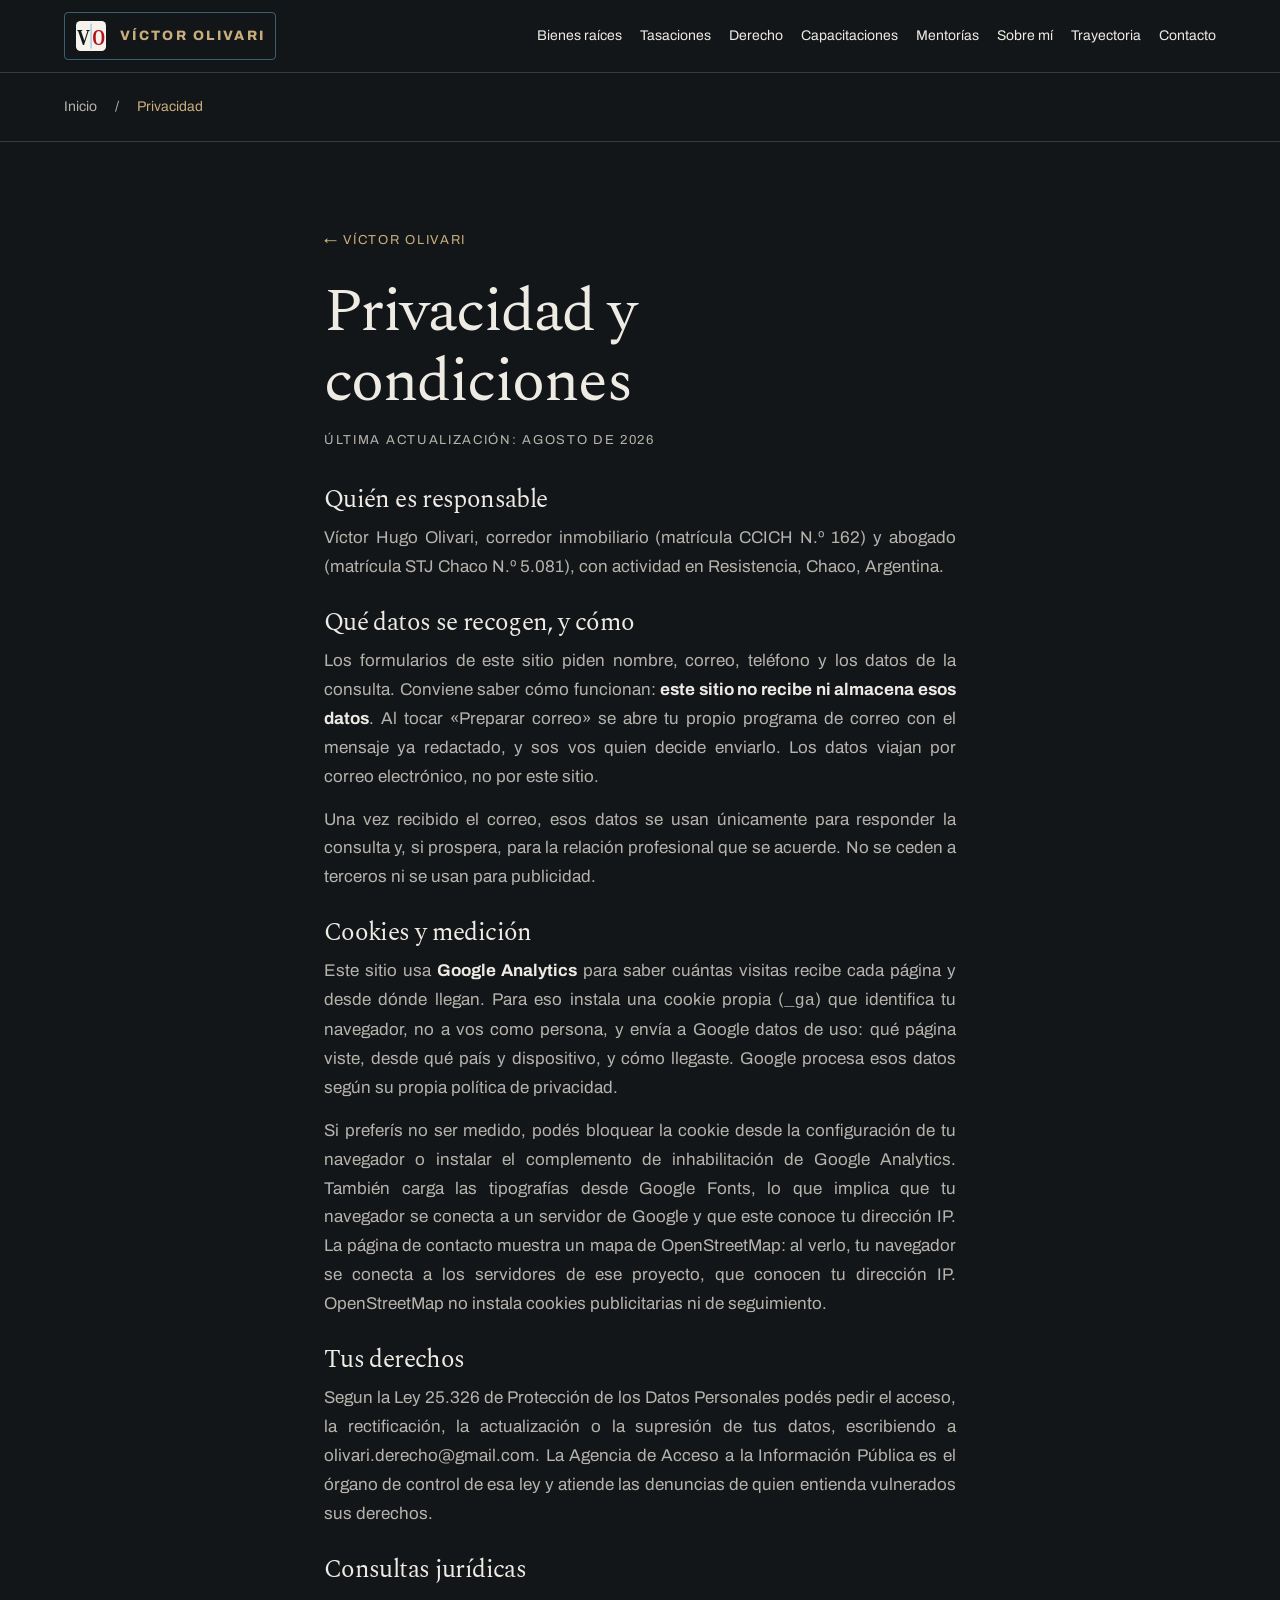
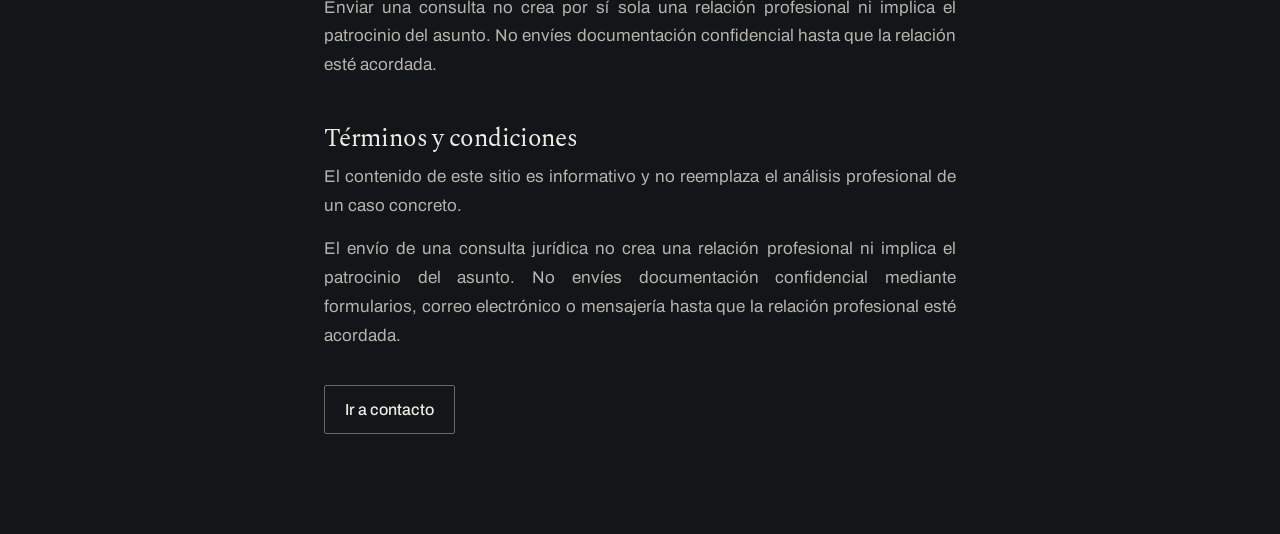
<file: privacidad/index.html>
<!doctype html>
<html lang="es">
<head>
<meta charset="utf-8">
<meta name="viewport" content="width=device-width, initial-scale=1">
<title>Privacidad y condiciones · Víctor Olivari</title>
<meta name="description" content="Política de privacidad y términos y condiciones aplicables a las consultas realizadas desde el sitio de Víctor Olivari.">
<link rel="canonical" href="https://www.victorolivari.com.ar/privacidad/">
<meta property="og:type" content="website">
<meta property="og:title" content="Privacidad y condiciones · Víctor Olivari">
<meta property="og:description" content="Política de privacidad y términos y condiciones aplicables a las consultas realizadas desde el sitio de Víctor Olivari.">
<meta property="og:url" content="https://www.victorolivari.com.ar/privacidad/">
<meta property="og:locale" content="es_AR">
<meta property="og:image" content="https://www.victorolivari.com.ar/compartir.jpg?v=20260920">
<meta property="og:image:width" content="1200">
<meta property="og:image:height" content="630">
<meta property="og:image:alt" content="Víctor Olivari, corredor inmobiliario y abogado">
<meta name="twitter:card" content="summary_large_image">
<meta name="twitter:image" content="https://www.victorolivari.com.ar/compartir.jpg?v=20260920">
<meta name="theme-color" content="#131618">
<meta name="robots" content="noindex, follow">
<link rel="icon" type="image/svg+xml" href="/favicon.svg?v=20260909-2">
<link rel="icon" type="image/png" sizes="32x32" href="/favicon-32.png?v=20260909-1">
<link rel="icon" type="image/png" sizes="16x16" href="/favicon-16.png?v=20260909-1">
<link rel="apple-touch-icon" sizes="180x180" href="/apple-touch-icon.png?v=20260909-1">
<link rel="manifest" href="/site.webmanifest?v=20260906">
<link rel="preconnect" href="https://fonts.googleapis.com">
<link rel="preconnect" href="https://fonts.gstatic.com" crossorigin>
<link rel="stylesheet" href="https://fonts.googleapis.com/css2?family=Archivo:wght@400;500;600&family=Spectral:wght@400&display=swap">
<style>

    body { margin: 0; background: #131618; }
    a { color: inherit; text-decoration: none; }
    a:hover { color: var(--ocre); }

    .page {
      background: #131618; color: #EAE6E0;
      font-family: Archivo, Helvetica Neue, sans-serif;
      --h1: calc(clamp(30px, 3.75vw, 48px) * var(--ts));
      --quote: calc(clamp(26px, 3.125vw, 40px) * var(--ts));
      --h2: calc(clamp(23px, 2.66vw, 34px) * var(--ts));
      --h3: calc(clamp(19px, 1.875vw, 24px) * var(--ts));
      --body: calc(clamp(16px, 1.3vw, 17px) * var(--bs));
      --small: calc(clamp(14.5px, 1.2vw, 15.5px) * var(--bs));
      --label: calc(clamp(12px, 1vw, 13px) * var(--bs));
      --ink: #EAE6E0; --muted: #A29C95; --panel: #1D2124; --deep: #0E1113; --line: #2A2F32;
    }
    .h { font-family: var(--tf); font-weight: 700; letter-spacing: -0.03em; line-height: 1.1; margin: 0; }
    .wrap { padding-left: 80px; padding-right: 80px; }
    .lbl { font-size: var(--label); letter-spacing: 0.2em; text-transform: uppercase; color: var(--muted); }
    .body { font-size: var(--body); line-height: 1.72; color: var(--muted); margin: 0; }
    .ph { background: var(--panel); overflow: hidden; }
    .ph img { width: 100%; height: 100%; object-fit: cover; display: block; }
    .photo { background: var(--panel); border: 1px dashed #454D51; display: flex; align-items: center; justify-content: center; text-align: center; padding: 14px; color: #7C858A; font-size: var(--label); letter-spacing: 0.08em; line-height: 1.7; }

    /* --- botones: neutros en reposo, color del area al pasar el mouse --- */
    .b { border: 1px solid #3D4548; color: var(--ink); background: transparent;
         padding: 15px 24px; font-size: var(--small); font-weight: 600; letter-spacing: 0.05em;
         text-transform: uppercase; display: inline-block; cursor: pointer;
         transition: background .16s ease, border-color .16s ease, color .16s ease; }
    .b-br:hover  { background: var(--rojo);    border-color: var(--rojo);    color: #FFFFFF; }
    .b-tas:hover { background: var(--rojo);    border-color: var(--rojo);    color: #FFFFFF; }
    .b-der:hover { background: var(--gris);    border-color: var(--gris);    color: #131618; }
    .b-cap:hover { background: var(--verde);   border-color: var(--verde);   color: #FFFFFF; }
    .b-mi:hover  { background: var(--ocre);    border-color: var(--ocre);    color: #131618; }
    .b-men:hover { background: var(--violeta); border-color: var(--violeta); color: #131618; }

    .nav { display: flex; align-items: center; justify-content: space-between; padding-top: 18px; padding-bottom: 18px; border-bottom: 1px solid var(--line); }
    .nav-links { display: flex; gap: 28px; font-size: var(--small); color: var(--muted); }
    .nav-links a { transition: color .16s ease; }
    .nl-br:hover { color: var(--rojo); } .nl-der:hover { color: var(--gris); }
    .nl-cap:hover { color: var(--verde); } .nl-mi:hover { color: var(--ocre); }
    .nl-men:hover { color: var(--violeta); }
    .nav-burger { display: none; }

    .hero { display: grid; grid-template-columns: 1.55fr 1fr; gap: 52px; padding-top: 40px; padding-bottom: 56px; align-items: center; }
    .hero-ctas { display: flex; gap: 10px; flex-wrap: wrap; }

    .creds { background: var(--panel); border-top: 1px solid var(--line); border-bottom: 1px solid var(--line); padding-top: 26px; padding-bottom: 26px; display: flex; justify-content: space-between; align-items: center; gap: 28px; flex-wrap: wrap; }
    .creds-list { display: flex; gap: 40px; flex-wrap: wrap; font-size: var(--small); color: #CFC9C2; }

    .units { display: grid; grid-template-columns: repeat(3, minmax(0, 1fr)); gap: 20px; }
    .unit { background: var(--panel); display: flex; flex-direction: column; }
    .unit-body { padding: 30px 28px 28px 28px; display: flex; flex-direction: column; gap: 15px; flex-grow: 1; }

    .about { display: grid; grid-template-columns: 1fr 1fr; gap: 48px; align-items: center; }
    .gallery { display: grid; grid-template-columns: repeat(2, minmax(0, 1fr)); gap: 16px; }

    .tray-row { display: grid; grid-template-columns: 84px 1fr 260px; gap: 26px; padding: 18px 0; border-top: 1px solid var(--line); align-items: baseline; }
    .tray-year { font-family: var(--tf); font-size: calc(var(--body) * 1.2); font-weight: 700; }
    details > summary { list-style: none; cursor: pointer; padding: 16px 0; border-top: 1px solid var(--line); font-size: var(--small); font-weight: 600; letter-spacing: 0.05em; text-transform: uppercase; color: var(--muted); display: flex; justify-content: space-between; align-items: center; }
    details > summary::-webkit-details-marker { display: none; }
    details > summary:hover { color: var(--ink); }
    details[open] > summary .mas { display: none; }
    details:not([open]) > summary .menos { display: none; }

    .close-ctas { display: flex; gap: 10px; justify-content: center; flex-wrap: wrap; }
    .foot { display: flex; justify-content: space-between; align-items: center; gap: 20px; flex-wrap: wrap; font-size: var(--label); color: #7C858A; border-top: 1px solid var(--line); padding-top: 32px; padding-bottom: 32px; }
    .foot-links { display: flex; gap: 24px; flex-wrap: wrap; }

    @media (max-width: 1300px) {
      .wrap { padding-left: 52px; padding-right: 52px; }
      .hero { gap: 40px; grid-template-columns: 1.4fr 1fr; }
      .tray-row { grid-template-columns: 76px 1fr 200px; gap: 20px; }
    }
    @media (max-width: 900px) {
      .hero { grid-template-columns: 1fr; gap: 36px; }
      .units { grid-template-columns: 1fr; }
      .about { grid-template-columns: 1fr; gap: 32px; }
    }
    @media (max-width: 640px) {
      .wrap { padding-left: 22px; padding-right: 22px; }
      .nav-links { display: none; } .nav-burger { display: block; }
      .hero { padding-top: 28px; padding-bottom: 40px; }
      .hero-ctas { flex-direction: column; align-items: stretch; }
      .b { text-align: center; padding: 16px 20px; }
      .creds-list { gap: 14px; flex-direction: column; }
      .gallery { grid-template-columns: 1fr; }
      .tray-row { grid-template-columns: 1fr; gap: 4px; padding: 16px 0; }
      .tray-src { text-align: left !important; }
      .close-ctas { flex-direction: column; align-items: stretch; }
      .foot { flex-direction: column; align-items: flex-start; gap: 14px; }
    }
  /*EDITORIAL*/
/* Diseño compartido. sincronizar-editorial.py lo integra en los artboards. */
html { color-scheme: dark; scroll-padding-top: 5.5rem; }
body { margin: 0; background: #131618; }
.page { --ts: 1; --bs: 1; --tf: Spectral, Georgia, serif;
  --rojo: #C98579; --gris: #BAC5CA; --verde: #8DBDC3; --ocre: #C9AE7D; --violeta: #B4A7CA;
  --ink: #EEEAE4; --muted: #B6B3AD; --panel: #1C2225; --deep: #101416; --line: #353C3F;
  --h1: clamp(2.15rem, 1.4rem + 3vw, 4.25rem); --h2: clamp(1.8rem, 1.3rem + 1.8vw, 2.8rem);
  --h3: clamp(1.3rem, 1.1rem + .6vw, 1.65rem); --quote: clamp(1.8rem, 1.1rem + 2.6vw, 3.2rem);
  --body: 1.0625rem; --small: 1rem; --label: .8125rem;
  font-family: Archivo, 'Helvetica Neue', Arial, sans-serif; color: var(--ink); line-height: 1.6;
  overflow-wrap: break-word; min-height: 100vh; }
.page *, .page *::before, .page *::after { box-sizing: border-box; }
.page { --rojo: #C98579 !important; --gris: #BAC5CA !important; --verde: #8DBDC3 !important;
  --ocre: #C9AE7D !important; --violeta: #B4A7CA !important; }
.page [hidden] { display: none !important; }
.page img { display: block; max-width: 100%; }
.page a { color: inherit; text-decoration: none; text-underline-offset: .25em; }
.page a:focus-visible, .page button:focus-visible, .page summary:focus-visible,
.page input:focus-visible, .page select:focus-visible, .page textarea:focus-visible {
  outline: 2px solid var(--ocre); outline-offset: 5px; }
.page button, .page input, .page select, .page textarea { font: inherit; }
.page button, .page summary, .page a { -webkit-tap-highlight-color: rgba(201,174,125,.15); }
.page .wrap { width: 100%; max-width: 1360px; margin-inline: auto; padding-inline: 22px; }
.page .h { font-family: Spectral, Georgia, serif; font-weight: 400; letter-spacing: -.025em; line-height: 1.15; text-wrap: balance; }
.page h1 { text-transform: none !important; }
.page .lbl { font-family: Archivo, Arial, sans-serif; font-size: .8125rem; letter-spacing: .13em; line-height: 1.6; }
.page .body { color: var(--muted); line-height: 1.7; }
.page .b { display: inline-flex; align-items: center; justify-content: center; gap: .6rem;
  min-height: 48px; padding: 12px 20px; max-width: 100%; border: 1px solid #62696A;
  border-radius: 2px; font-size: 1rem; font-family: Archivo, Arial, sans-serif;
  line-height: 1.45; font-weight: 500; letter-spacing: 0; text-transform: none;
  color: var(--ink); background: transparent; cursor: pointer;
  transition: background .18s ease, color .18s ease, border-color .18s ease; }
.page .b.primary { background: var(--ink); border-color: var(--ink); color: #131618; }
.page .text-link { display: inline-flex; gap: .7rem; align-items: center; min-height: 44px;
  text-decoration: underline; text-decoration-color: #737A7B; }
.page .text-link::after { content: '→'; font-family: Arial, sans-serif; transition: transform .2s ease; }
.page .text-link[target='_blank']::after { content: '↗'; }
.page .skip-link { position: absolute; left: 22px; top: -150px; z-index: 100;
  background: var(--ink); color: #131618; padding: 14px 20px; }
.page .skip-link:focus { top: 12px; }
.page .site-header { position: sticky; top: 0; z-index: 30; background: #131618; border-bottom: 1px solid var(--line); }
.page .site-nav { display: flex; align-items: center; justify-content: space-between; gap: 18px; min-height: 72px; }
.page .brand { font-family: Archivo, Arial, sans-serif; font-size: .85rem; letter-spacing: .16em; font-weight: 600; white-space: nowrap; }
.page .desktop-links { display: none; }
.page .mobile-menu > summary { display: flex; gap: 10px; align-items: center; justify-content: center;
  min-width: 76px; min-height: 48px; padding: 8px 0; border: 0; color: var(--ink);
  font-size: .875rem; letter-spacing: 0; text-transform: none; }
.page summary { cursor: pointer; list-style: none; }
.page summary::-webkit-details-marker { display: none; }
.page .menu-icon { width: 20px; height: 12px; border-top: 1px solid; border-bottom: 1px solid; }
.page .mobile-menu[open] .menu-icon { height: 1px; border-bottom: 0; }
.page .mobile-links { position: absolute; inset: 72px 0 auto; padding: 12px 22px 24px;
  background: #1C2225; border-bottom: 1px solid var(--line); max-height: calc(100vh - 72px); max-height: calc(100dvh - 72px); overflow: auto; }
.page .mobile-links a { display: block; padding: 12px 0; min-height: 48px; border-bottom: 1px solid var(--line); }
.page [aria-current='page'] { color: var(--ocre); }
.page main { outline: none; }
.page .location-guide { display: flex; align-items: center; flex-wrap: wrap; gap: 8px 24px;
  padding-block: 12px; border-bottom: 1px solid var(--line); font-size: .875rem; }
.page .breadcrumb, .page .section-links { display: flex; align-items: center; flex-wrap: wrap; gap: 4px 18px; }
.page .breadcrumb { color: var(--muted); }
.page .location-guide a { display: inline-flex; align-items: center; gap: 8px; min-height: 44px; }
.page .location-guide a:hover { color: var(--ocre); }
.page .back-link { color: var(--ocre); padding-right: 20px; border-right: 1px solid var(--line); }
.page .section-links { justify-content: space-between; flex: 1; max-width: 540px; gap: 4px 12px; }
.page .section-links a { border-bottom: 1px solid transparent; }
.page .section-links a:hover, .page .section-links a:focus-visible { border-bottom-color: var(--ocre); }
.page main [id] { scroll-margin-top: 1rem; }
.page .hero { display: grid; grid-template-columns: minmax(0,1fr); gap: 26px; padding-block: 32px 44px; }
.page .hero-copy .lbl { color: var(--ocre); margin-bottom: 12px; }
.page .hero h1 { font-size: clamp(1.5rem, 6.6vw, 2rem); max-width: none; margin-bottom: 16px; }
.page .hero-title-line { display: block; white-space: nowrap; }
.page .professional { color: #91C9E8; }
.page .unit[style*='--gris'] .lbl { color: var(--ocre); }
.page .hero .hero-intro { max-width: 48ch; font-size: 1rem; margin: 0 0 20px; }
.page .hero-ctas { display: flex; flex-direction: row; flex-wrap: wrap; gap: 10px; }
.page .hero-ctas .b { flex: 1 1 auto; padding-inline: 14px; }
.page .hero-portrait { margin: 0; min-width: 0; }
.page .hero-portrait .ph { height: 245px; border-radius: 2px; }
.page .hero-portrait img { object-position: 60% 38%; }
.page figcaption { margin-top: 12px; font-size: .8125rem; color: var(--muted); }
.page .ph { background: var(--panel); padding: 0 !important; border: 0 !important; overflow: hidden; border-radius: 2px; }
.page .ph img { display: block; width: 100%; height: 100%; object-fit: cover; filter: saturate(.8); }
.page .section { padding-block: 48px; }
.page .section-head { display: grid; gap: 14px; margin-bottom: 26px; }
.page .section-head h2 { font-size: var(--h2); }
.page .section-head p { max-width: 54ch; margin: 0; }
.page .creds { padding-block: 22px; border-block: 1px solid var(--line); background: var(--panel); }
.page .creds-list { display: flex; flex-direction: column; gap: 8px; font-size: .875rem; margin-top: 12px; }
.page .manifesto { max-width: 1000px; padding-block: 44px; }
.page .manifesto p { font-size: var(--quote); line-height: 1.3; margin: 0; }
.page .manifesto { padding-block: clamp(36px, 5vw, 72px); border-bottom: 1px solid var(--line); }
.page .manifesto .manifesto-premise { font: 400 1rem/1.5 Archivo, Arial, sans-serif; color: var(--muted); margin-bottom: 14px; }
.page .manifesto-premise span, .page .manifesto-equals { color: var(--ocre); }
.page .units { display: grid; grid-template-columns: minmax(0,1fr); gap: 16px; }
.page .unit { background: transparent; border-top: 1px solid var(--line); min-width: 0; }
.page .unit-body { padding: 24px 0; display: flex; flex-direction: column; align-items: flex-start; gap: 12px; }
.page .unit h3 { margin: 0; font-size: 1.65rem; }
.page .unit p { margin: 0; }
.page .unit .text-link { margin-top: auto; }
.page .unit .lbl { color: var(--area, var(--muted)); }
.page .unit-photo { margin: 6px 0; width: 100%; aspect-ratio: 4 / 3; }
.page .unit-photo img { object-position: center 30%; }
.page .unit-photo img[src*='INMO'] { object-position: center 10%; }
.page .unit-photo img[src*='curso1'] { object-position: 28% center; }
.page .about .about-portrait { aspect-ratio: 1 / 1; }
.page .about-portrait img { object-position: center 40%; }
.page .about { display: grid; grid-template-columns: minmax(0,1fr); gap: 28px; }
.page .about .ph { aspect-ratio: 4 / 3; }
.page .about h2 { font-size: var(--h2); margin: 12px 0 18px; }
.page .about p { max-width: 55ch; }
.page .about .text-link { margin-top: 16px; }
.page .gallery { display: grid; grid-template-columns: minmax(0,1fr); gap: 26px; }
.page .gallery figure { margin: 0; }
.page .gallery .ph { aspect-ratio: 16 / 10; }
.page .close-ctas { display: flex; flex-direction: row; flex-wrap: wrap; gap: 12px; justify-content: flex-start; }
.page .closing { border-top: 1px solid var(--line); }
.page .closing h2 { font-size: var(--h2); margin-bottom: 16px; }
.page .closing p { margin: 0 0 24px; max-width: 54ch; }
.page .foot { display: flex; flex-direction: column; align-items: flex-start; gap: 22px; padding-block: 32px; font-size: .875rem; }
.page .foot .h { font: 600 .85rem Archivo, Arial, sans-serif; white-space: nowrap; }
.page .foot-links { display: flex; flex-wrap: wrap; gap: 6px 24px; }
.page .social-links { display: flex; flex-wrap: wrap; gap: 12px 24px; }
.page .social-links a { display: inline-flex; align-items: center; gap: 10px; min-height: 48px; font-size: 1rem; color: var(--muted); }
.page .social-links a:hover { color: var(--ocre); }
.page .social-links svg { width: 20px; height: 20px; flex-shrink: 0; fill: currentColor; }
.page .area-socials { margin-top: 32px; padding-block: 24px 32px; border-top: 1px solid var(--line); }
.page .area-socials .lbl { margin-bottom: 10px; }
.page .foot a { min-height: 44px; display: inline-flex; align-items: center; overflow-wrap: anywhere; }
.page .phero { display: grid; grid-template-columns: minmax(0,1fr); gap: 28px; padding-block: 36px 44px; }
.page .phero .ph { max-height: 300px; aspect-ratio: 4 / 3 !important; }
.page .phero h1 { max-width: 22ch; }
.page .phero .body { font-size: var(--body) !important; }
.page .relato { max-width: 66ch; }
.page .relato p, .page .relato .entrada { font-size: var(--body); line-height: 1.75; }
.page .destacado { font: 400 var(--h3)/1.5 Spectral, Georgia, serif; border-left: 1px solid var(--ocre); margin: 24px 0; }
.page .story-pill { display: inline-flex; align-items: center; max-width: 100%; margin: 6px 0 22px;
  padding: 8px 13px; border: 1px solid color-mix(in srgb, var(--ocre) 58%, transparent);
  border-radius: 999px; color: var(--ink); background: rgba(201,174,125,.08);
  font-size: .875rem; font-weight: 600; line-height: 1.35; }
.page .cols2, .page .cols3 { display: grid; grid-template-columns: minmax(0,1fr); gap: 18px; }
.page .cols2 > *, .page .cols3 > *, .page .row > *, .page .tray-row > * { min-width: 0; }
.page .card { padding: 24px; border-top-width: 1px !important; }
.page .row, .page .tray-row { display: grid; grid-template-columns: minmax(0,1fr) !important; gap: 10px; padding-block: 22px; }
.page .tray-src { text-align: left !important; }
.page .tray-thumb { width: 100%; max-width: 280px; }
.page .practice-list { border-top: 1px solid var(--line); }
.page .practice { border-bottom: 1px solid var(--line); }
.page .practice > summary { min-height: 64px; display: flex; align-items: center; justify-content: space-between;
  gap: 18px; border: 0; font-family: Archivo, Arial, sans-serif; font-size: 1.0625rem; color: var(--ink); font-weight: 400; letter-spacing: 0; text-transform: none; }
.page .practice > summary::after { content: '+'; font: 300 1.6rem Arial, sans-serif; color: var(--muted); flex-shrink: 0; }
.page .practice[open] > summary::after { content: '−'; }
.page .practice > .body { padding-bottom: 24px; max-width: 65ch; }
.page .program-group { margin-bottom: 24px; }
.page .program-group > summary { min-height: 64px; border: 0; font-weight: 400; letter-spacing: 0; text-transform: none; gap: 16px; color: var(--ink); }
.page .program-group > summary::after { content: '+'; font: 1.5rem Arial, sans-serif; }
.page .program-group[open] > summary::after { content: '−'; }
.page .program-group .cols3 { padding-bottom: 12px; }
.page .program-group .h { font-family: Archivo, Arial, sans-serif; font-size: 1.125rem !important; line-height: 1.4; }
.page .program-group > summary .h { font: 400 1.5rem/1.3 Spectral, Georgia, serif !important; }
.page .program-group summary { display: flex; align-items: center; justify-content: space-between; }
.page .contact-areas { display: grid; gap: 18px; }
.page .contact-area { border: 1px solid var(--line); padding: 0 20px; background: var(--panel); }
.page .contact-area > summary { min-height: 80px; border: 0; text-transform: none; letter-spacing: 0; color: var(--ink); font-size: 1.125rem; gap: 16px; }
.page .contact-area > summary::after { content: '+'; font: 1.5rem Arial, sans-serif; }
.page .contact-area[open] > summary::after { content: '−'; }
.page .contact-area .card { padding: 0 0 24px; border: 0 !important; }
.page .campo > span { font-size: .875rem; text-transform: none; letter-spacing: 0; }
.page .campo input, .page .campo select, .page .campo textarea { width: 100%; min-width: 0; max-width: 100%; min-height: 48px;
  padding: 12px; background: #131618; color: var(--ink); border: 1px solid #61696D; border-radius: 2px; font-size: 1rem; }
.page .campo textarea { min-height: 120px; }
.page .campo input::placeholder, .page .campo textarea::placeholder { color: #A9ACAC; opacity: 1; }
.page .via { overflow-wrap: anywhere; }
.page .via svg { flex-shrink: 0; }
.page .chip { font-size: 1rem; }
.page .record-img { max-width: 100%; height: auto; }
.page .cta-movil { position: static !important; display: flex !important; width: fit-content !important; max-width: calc(100% - 44px); margin: 0 auto 32px; padding: 14px 20px; gap: 10px; align-items: center; border: 1px solid var(--line); background: transparent !important; color: var(--ink) !important; box-shadow: none !important; border-radius: 2px !important; }
@media (hover: hover) {
  .page .b:hover { background: #2B3336; color: var(--ink); border-color: var(--ocre); }
  .page .b.primary:hover { background: #D8C9AD; color: #131618; border-color: #D8C9AD; }
  .page .text-link:hover, .page .foot a:hover, .page .desktop-links a:hover { color: var(--ocre); }
  .page .text-link:hover::after { transform: translateX(3px); }
}
@media (max-width: 699px) {
  .page .anio-cuerpo > div[style*='grid-template-columns'] { grid-template-columns: minmax(0, 1fr) !important; gap: 8px !important; }
  .page .anio-cuerpo > div > div { min-width: 0; }
  .page .wrap[style*='padding-top'] { padding-top: 40px !important; }
  .page .wrap[style*='padding-bottom'] { padding-bottom: 40px !important; }
  .page .wrap[style*='padding-bottom: 18px'], .page .wrap[style*='padding-bottom: 26px'] { padding-bottom: 18px !important; }
  .page .cols2[style], .page .cols3[style] { gap: 22px !important; }
  .page h2[style*='max-width'] { max-width: 100% !important; }
}
@media (min-width: 700px) {
  .page .wrap { padding-inline: 40px; }
  .page .hero { grid-template-columns: minmax(0,1.1fr) minmax(0,1fr); gap: 36px; align-items: center; padding-block: 52px; }
  .page .hero h1 { font-size: clamp(1.4rem, 3vw, 3rem); }
  .page .hero-portrait .ph { height: auto; aspect-ratio: 4 / 5; }
  .page .hero-portrait img { object-position: 100% 45%; }
  .page .section { padding-block: 64px; }
  .page .creds-list { flex-direction: row; flex-wrap: wrap; gap: 12px 32px; }
  .page .units { grid-template-columns: minmax(0,1fr); gap: 24px; }
  .page .unit-body { display: grid; grid-template-columns: minmax(0,.85fr) minmax(0,1fr); gap: 14px 28px; align-items: start; }
  .page .unit-body > * { grid-column: 2; }
  .page .unit-body .unit-photo { grid-column: 1; grid-row: 1 / 5; aspect-ratio: 4 / 5; margin: 0; }
  .page .unit-body .text-link { align-self: end; }
  .page .unit-body { height: 100%; }
  .page .gallery, .page .cols2, .page .cols3 { grid-template-columns: repeat(2,minmax(0,1fr)); }
  .page .about { grid-template-columns: repeat(2,minmax(0,1fr)); gap: 44px; align-items: center; }
  .page .phero { grid-template-columns: minmax(0,1.25fr) minmax(0,1fr); padding-block: 56px; }
  .page .phero .ph { max-height: 430px; }
  .page .phero.text-only { grid-template-columns: 1fr; }
  .page .tray-row { grid-template-columns: 80px minmax(0,1fr) minmax(180px,.75fr) !important; gap: 24px; }
  .page .row { grid-template-columns: minmax(170px,.6fr) minmax(0,1.7fr) !important; gap: 26px; }
  .page .contact-areas { max-width: 820px; }
}
@media (min-width: 1100px) {
  .page .wrap { padding-inline: 64px; }
  .page .hero { gap: 80px; padding-block: 64px 72px; }
  .page .hero-portrait { max-width: 440px; justify-self: end; width: 100%; }
  .page .hero .hero-intro { font-size: 1.125rem; }
  .page .hero-ctas .b { flex: none; padding-inline: 24px; }
  .page .desktop-links { display: flex; align-items: center; gap: 18px; font-size: .875rem; }
  .page .desktop-links a { display: inline-flex; align-items: center; min-height: 44px; white-space: nowrap; }
  .page .mobile-menu { display: none; }
  .page .section { padding-block: 80px; }
  .page .section-head { grid-template-columns: 1fr 1fr; gap: 50px; align-items: end; }
  .page .cols3 { grid-template-columns: repeat(3,minmax(0,1fr)); }
  .page .units { grid-template-columns: repeat(3,minmax(0,1fr)); gap: 32px; }
  .page .unit-body { display: flex; gap: 16px; }
  .page .unit-body > .lbl { min-height: 3.2em; }
  .page .unit-body > h3 { min-height: 2.3em; }
  .page .unit-body .unit-photo { aspect-ratio: 4 / 3; margin: 0 0 4px; }
  .page .foot { flex-direction: row; flex-wrap: wrap; justify-content: space-between; align-items: center; }
}
@media (prefers-reduced-motion: no-preference) {
  html { scroll-behavior: smooth; }
  .page details[open] > .body, .page details[open] > .cols3, .page details[open] > .card { animation: editorial-open .22s ease-out; }
  @keyframes editorial-open { from { opacity: .5; transform: translateY(4px); } to { opacity: 1; transform: none; } }
}
@media (prefers-reduced-motion: reduce) {
  .page *, .page *::before, .page *::after { animation: none !important; transition: none !important; scroll-behavior: auto !important; }
}
/* Fotos de las áreas: se conserva el encuadre original, también en celular. */
.page .phero .area-portrait { max-height: none; }
.page .phero .area-portrait-vertical { aspect-ratio: 3 / 4 !important; width: 100%; max-width: 390px; justify-self: center; }
.page .area-portrait img { object-fit: contain; filter: none; }
.page .course-carousel { min-width: 0; border-block: 1px solid var(--line); }
.page .carousel-heading { display: flex; flex-wrap: wrap; align-items: end; justify-content: space-between; gap: 20px; }
.page .carousel-heading .lbl { margin-bottom: 12px; }
.page .carousel-heading .h { font-size: var(--h2); }
.page .carousel-controls { display: flex; gap: 8px; }
.page .carousel-controls[hidden] { display: none; }
.page .carousel-controls button { min-width: 48px; min-height: 48px; padding: 10px 15px; border: 1px solid var(--line); border-radius: 3px; background: var(--panel); color: var(--ink); font: inherit; font-size: .875rem; cursor: pointer; }
.page .carousel-controls button:hover { border-color: var(--verde); }
.page .carousel-controls button:disabled { cursor: default; color: var(--muted); }
.page .carousel-help { color: var(--muted); font-size: .875rem; line-height: 1.5; margin-block: 18px 22px; }
.page .carousel-viewport { overflow-x: auto; overscroll-behavior-x: contain; scrollbar-width: thin; scrollbar-color: var(--verde) var(--panel); scroll-behavior: auto; padding-bottom: 12px; }
.page .carousel-track { display: flex; gap: 20px; width: max-content; }
.page .carousel-track figure { flex: none; width: min(76vw, 480px); margin: 0; }
.page .carousel-track img { display: block; width: 100%; height: auto; aspect-ratio: 4 / 3; object-fit: contain; background: var(--deep); border-radius: 3px; }
.page .carousel-track figcaption { padding-top: 14px; max-width: 38ch; font-size: .875rem; line-height: 1.5; color: var(--muted); }
/* El texto acompaña a cada imagen, incluso cuando la foto es vertical o panorámica. */
.page .course-carousel .carousel-track figure { display: flex; flex-direction: column; align-items: center; text-align: center; }
.page .course-carousel .carousel-track figcaption { width: 100%; max-width: min(100%, 38ch); text-align: center; }
.page .carousel-viewport:focus-visible, .page .carousel-controls button:focus-visible { outline: 2px solid var(--verde); outline-offset: 3px; }
/* El recorrido reúne fotos de formatos muy diferentes; el fondo unifica la serie
   sin recortar personas ni documentos importantes. */
.page .journey-carousel { margin-top: 10px; }
.page .journey-carousel .carousel-track { gap: 16px; }
.page .journey-carousel .carousel-track figure { width: min(82vw, 560px); }
.page .journey-carousel .carousel-track figure { display: flex; flex-direction: column; align-items: center; text-align: center; }
.page .journey-carousel .carousel-track img { aspect-ratio: 3 / 2; filter: saturate(.88); }
.page .journey-carousel .carousel-track figcaption { min-height: 2.7em; width: 100%; max-width: min(100%, 46ch); padding: 12px 2px 0; color: var(--ink); text-align: center; }
.page .story-more { max-width: 66ch; margin-top: 1.35rem; border-top: 1px solid var(--line); border-bottom: 1px solid var(--line); }
.page .story-more > summary { display: flex; align-items: center; justify-content: space-between; min-height: 56px; cursor: pointer; color: var(--ink); font-size: .9375rem; font-weight: 600; letter-spacing: .04em; list-style: none; }
.page .story-more > summary::-webkit-details-marker { display: none; }
.page .story-more > summary::after { content: '+'; color: var(--ocre); font: 1.5rem/1 Arial, sans-serif; }
.page .story-more[open] > summary::after { content: '−'; }
.page .story-more .relato { padding-bottom: 10px; }
.page .family-story { display: grid; gap: 28px; align-items: center; margin-top: 42px; padding-top: 42px; border-top: 1px solid var(--line); }
.page .family-story .ph { aspect-ratio: 3 / 4; max-width: 390px; justify-self: center; }
.page .family-story .ph img { object-fit: cover; }
/* Mentorías: consultoría de criterio, con el violeta como señal del área. */
.page .mentor-hero { display: grid; gap: 30px; padding-block: 42px 54px; }
.page .mentor-hero-copy { align-self: center; }
.page .mentor-hero .lbl, .page .mentor-section .lbl { color: var(--violeta); }
.page .mentor-hero h1 { margin: 14px 0 22px; max-width: 18ch; font-size: var(--h1); }
.page .mentor-lead { max-width: 62ch; margin: 0; font-size: calc(var(--body) * 1.08); }
.page .mentor-pills { display: flex; flex-wrap: wrap; gap: 9px; margin-top: 26px; }
.page .mentor-pill { display: inline-flex; align-items: center; min-height: 38px; padding: 7px 12px;
  border: 1px solid color-mix(in srgb, var(--violeta) 55%, var(--line)); border-radius: 999px;
  background: color-mix(in srgb, var(--violeta) 8%, transparent); color: var(--ink);
  font-size: .875rem; font-weight: 600; line-height: 1.35; }
.page .mentor-hero figure { margin: 0; align-self: center; }
.page .mentor-hero .ph { aspect-ratio: 3 / 2; }
.page .mentor-hero .ph img { object-fit: cover; object-position: center; filter: saturate(.86); }
.page .mentor-hero figcaption { text-align: center; }
.page .mentor-principle { padding-block: 34px; border-block: 1px solid var(--line);
  background: linear-gradient(90deg, color-mix(in srgb, var(--violeta) 7%, transparent), transparent 72%); }
.page .mentor-principle p { max-width: 900px; margin: 0; font: 400 var(--h3)/1.55 Spectral, Georgia, serif; }
.page .mentor-principle strong { color: var(--violeta); font-weight: 400; }
.page .mentor-section { padding-block: 54px; }
.page .mentor-section-head { display: grid; gap: 14px; margin-bottom: 28px; }
.page .mentor-section-head h2 { margin: 0; font-size: var(--h2); max-width: 21ch; }
.page .mentor-section-head p { max-width: 62ch; margin: 0; }
.page .mentor-grid { display: grid; grid-template-columns: minmax(0,1fr); gap: 14px; }
.page .mentor-card { min-width: 0; padding: 22px; border: 1px solid var(--line); border-top-color: var(--violeta);
  background: linear-gradient(145deg, color-mix(in srgb, var(--violeta) 6%, var(--panel)), var(--panel));
  transition: transform .22s ease, border-color .22s ease, background .22s ease; }
.page .mentor-icon { display: inline-flex; width: 42px; height: 42px; align-items: center; justify-content: center;
  margin-bottom: 18px; border: 1px solid color-mix(in srgb, var(--violeta) 55%, var(--line));
  color: var(--violeta); background: color-mix(in srgb, var(--violeta) 7%, transparent); }
.page .mentor-icon svg { width: 22px; height: 22px; fill: none; stroke: currentColor; stroke-width: 1.55;
  stroke-linecap: round; stroke-linejoin: round; }
.page .mentor-card h3 { margin: 0 0 10px; font: 400 var(--h3)/1.28 Spectral, Georgia, serif; }
.page .mentor-card p { margin: 0; font-size: 1rem; line-height: 1.68; color: var(--muted); }
.page .mentor-case { display: grid; gap: 28px; align-items: center; padding-block: 54px;
  border-block: 1px solid var(--line); }
.page .mentor-case .ph { aspect-ratio: 3 / 2; }
.page .mentor-case .ph img { object-fit: cover; filter: saturate(.88); }
.page .mentor-case h2 { margin: 10px 0 18px; font-size: var(--h2); }
.page .mentor-case p { margin: 0 0 16px; max-width: 60ch; }
.page .mentor-method { display: grid; gap: 0; border-top: 1px solid var(--line); counter-reset: mentor-step; }
.page .mentor-step { position: relative; padding: 26px 0 26px 58px; border-bottom: 1px solid var(--line); counter-increment: mentor-step; }
.page .mentor-step::before { content: '0' counter(mentor-step); position: absolute; left: 0; top: 27px;
  color: var(--violeta); font: 600 .875rem/1 Archivo, Arial, sans-serif; letter-spacing: .08em; }
.page .mentor-step h3 { margin: 0 0 8px; font-size: var(--h3); }
.page .mentor-step p { margin: 0; max-width: 64ch; }
.page .mentor-proof-grid { display: grid; grid-template-columns: minmax(0,1fr); gap: 12px; }
.page .mentor-proof { padding: 20px 0; border-top: 1px solid var(--line); }
.page .mentor-proof strong { display: block; margin-bottom: 7px; color: var(--ink); font-size: 1.0625rem; }
.page .mentor-proof p { margin: 0; }
.page .mentor-more { max-width: 820px; margin-top: 30px; }
.page .mentor-cta { margin-block: 12px 56px; padding-block: 36px; border-top: 1px solid var(--violeta);
  background: linear-gradient(110deg, color-mix(in srgb, var(--violeta) 10%, var(--panel)), var(--panel)); }
.page .mentor-cta h2 { margin: 0 0 14px; font-size: var(--h2); }
.page .mentor-cta p { max-width: 62ch; margin: 0 0 24px; }
@media (hover: hover) {
  .page .mentor-card:hover { transform: translateY(-3px); border-color: color-mix(in srgb, var(--violeta) 68%, var(--line)); }
}
@media (min-width: 700px) {
  .page .family-story { grid-template-columns: minmax(0,1.15fr) minmax(260px,.85fr); gap: 48px; }
  .page .mentor-hero, .page .mentor-case { grid-template-columns: minmax(0,1.12fr) minmax(280px,.88fr); gap: 48px; }
  .page .mentor-grid, .page .mentor-proof-grid { grid-template-columns: repeat(2,minmax(0,1fr)); }
  .page .mentor-section-head { grid-template-columns: minmax(0,.9fr) minmax(0,1.1fr); gap: 38px; align-items: end; }
  .page .mentor-method { grid-template-columns: repeat(3,minmax(0,1fr)); }
  .page .mentor-step { padding: 62px 24px 26px 0; border-right: 1px solid var(--line); }
  .page .mentor-step:last-child { border-right: 0; padding-left: 24px; }
  .page .mentor-step:nth-child(2) { padding-left: 24px; }
  .page .mentor-step::before { left: 0; top: 27px; }
  .page .mentor-step:nth-child(n+2)::before { left: 24px; }
}
@media (min-width: 1100px) {
  .page .mentor-grid { grid-template-columns: repeat(4,minmax(0,1fr)); }
  .page .mentor-hero { padding-block: 70px 82px; gap: 72px; }
  .page .mentor-section { padding-block: 78px; }
}
@media print {
  .page .carousel-controls, .page .carousel-track [aria-hidden="true"] { display: none; }
  .page .carousel-viewport { overflow: visible; }
  .page .carousel-track { width: auto; flex-wrap: wrap; }
  .page .site-header, .page .skip-link, .page .cta-movil { display: none !important; }
  .page .ph img { filter: none; }
}

/*/EDITORIAL*/

</style>
<link rel="stylesheet" href="/site-overrides.css?v=20260920">
<script src="/nav-trayectoria.js" defer></script>
<!--GA4--><script async src="https://www.googletagmanager.com/gtag/js?id=G-Y1QVQXYZV7"></script><script>window.dataLayer=window.dataLayer||[];function gtag(){dataLayer.push(arguments);}gtag('js',new Date());gtag('config','G-Y1QVQXYZV7');</script><!--/GA4--></head>
<body>
<div class="page"><a class="skip-link" href="#contenido-privacidad">Ir al contenido</a><header class="site-header"><nav aria-label="Navegación principal" class="wrap site-nav"><a class="brand" href="/">VÍCTOR OLIVARI</a><div class="desktop-links"><a href="/bienes-raices/">Bienes raíces</a><a href="/tasaciones/">Tasaciones</a><a href="/servicios-juridicos/">Derecho</a><a href="/capacitaciones/">Capacitaciones</a><a href="/mentorias/">Mentorías</a><a href="/sobre-mi/">Sobre mí</a><a href="/trayectoria/">Trayectoria</a><a href="/contacto/">Contacto</a></div><details class="mobile-menu"><summary>Menú<span aria-hidden="true" class="menu-icon"></span></summary><div class="mobile-links"><a href="/bienes-raices/">Bienes raíces</a><a href="/tasaciones/">Tasaciones</a><a href="/servicios-juridicos/">Derecho</a><a href="/capacitaciones/">Capacitaciones</a><a href="/mentorias/">Mentorías</a><a href="/sobre-mi/">Sobre mí</a><a href="/trayectoria/">Trayectoria</a><a href="/contacto/">Contacto</a></div></details></nav></header><main id="contenido-privacidad" tabindex="-1"><!--GUIA--><div class="wrap location-guide"><a class="back-link" href="/" data-back hidden><span aria-hidden="true">←</span> Volver</a><nav class="breadcrumb" aria-label="Ubicación"><a href="/">Inicio</a><span aria-hidden="true">/</span><span aria-current="page">Privacidad</span></nav></div><!--/GUIA--><script>
(function () {
  function initCarousel(root) {
    if (root.dataset.ready) return;
    root.dataset.ready = 'true';
    var viewport = root.querySelector('.carousel-viewport');
    var track = root.querySelector('.carousel-track');
    var items = Array.from(track.children);
    var toggle = root.querySelector('[data-carousel-toggle]');
    var reduced = window.matchMedia('(prefers-reduced-motion: reduce)');
    var paused = reduced.matches, visible = false, hovering = false, focused = false;
    var frame = 0, last = 0, position = 0, period = 0;
    // Segunda vuelta visual, excluida del lector de pantalla. Reutiliza las
    // mismas URL optimizadas: el navegador no descarga cada foto dos veces.
    items.forEach(function (item) {
      var clone = item.cloneNode(true);
      clone.setAttribute('aria-hidden', 'true');
      track.appendChild(clone);
    });
    function measure() {
      period = track.children[items.length].offsetLeft - items[0].offsetLeft;
      position = viewport.scrollLeft;
    }
    function canRun() { return visible && !paused && !reduced.matches && !hovering && !focused && !document.hidden; }
    function tick(now) {
      frame = 0;
      if (!canRun()) { last = 0; return; }
      if (last && period > 0) {
        // Acumulador decimal: también avanza en navegadores que redondean scrollLeft.
        // Cada carrusel puede ajustar su ritmo sin afectar los demás.
        // El recorrido usa una cadencia más ágil, pero conserva el control de pausa.
        position = (position + Math.min(now - last, 64) * Number(root.dataset.carouselSpeed || .025)) % period;
        viewport.scrollLeft = position;
      }
      last = now;
      frame = requestAnimationFrame(tick);
    }
    function update() {
      toggle.textContent = reduced.matches ? 'Movimiento reducido' : paused ? 'Reproducir' : 'Pausar';
      toggle.disabled = reduced.matches;
      toggle.setAttribute('aria-label', reduced.matches ? 'Movimiento automático desactivado' : paused ? 'Reproducir carrusel' : 'Pausar carrusel');
      if (frame) cancelAnimationFrame(frame);
      frame = 0; last = 0; position = viewport.scrollLeft;
      if (canRun()) frame = requestAnimationFrame(tick);
    }
    function manual() { paused = true; update(); }
    toggle.addEventListener('click', function () { paused = !paused; update(); });
    function step(direction) {
      manual();
      measure();
      var stride = items[1].offsetLeft - items[0].offsetLeft;
      var index = direction > 0 ? Math.floor(viewport.scrollLeft / stride + .01) + 1 : Math.ceil(viewport.scrollLeft / stride - .01) - 1;
      viewport.scrollLeft = ((index * stride) % period + period) % period;
      position = viewport.scrollLeft;
    }
    root.querySelector('[data-carousel-prev]').addEventListener('click', function () { step(-1); });
    root.querySelector('[data-carousel-next]').addEventListener('click', function () { step(1); });
    viewport.addEventListener('pointerdown', manual, { passive: true });
    viewport.addEventListener('wheel', manual, { passive: true });
    viewport.addEventListener('keydown', function (event) {
      if (event.key === 'ArrowRight' || event.key === 'ArrowLeft') {
        event.preventDefault(); step(event.key === 'ArrowRight' ? 1 : -1);
      } else if (event.key === 'Home' || event.key === 'End') {
        event.preventDefault(); manual(); measure();
        viewport.scrollLeft = event.key === 'Home' ? 0 : items[items.length - 1].offsetLeft - items[0].offsetLeft;
      }
    });
    viewport.addEventListener('pointerenter', function (event) { if (event.pointerType === 'mouse') { hovering = true; update(); } });
    viewport.addEventListener('pointerleave', function () { hovering = false; update(); });
    viewport.addEventListener('focusin', function () { focused = true; update(); });
    viewport.addEventListener('focusout', function () { focused = false; update(); });
    document.addEventListener('visibilitychange', update);
    window.addEventListener('resize', function () { measure(); update(); });
    reduced.addEventListener('change', function () { paused = true; update(); });
    if ('IntersectionObserver' in window) {
      new IntersectionObserver(function (entries) {
        visible = entries[0].isIntersecting; measure(); update();
      }, { threshold: .1 }).observe(viewport);
    }
    root.querySelector('.carousel-controls').hidden = false;
    measure(); update();
  }
  function start() {
    document.querySelectorAll('[data-course-carousel], [data-journey-carousel]').forEach(initCarousel);
    // La guía siempre ofrece Inicio; Volver solo aparece con procedencia interna.
    var previous;
    try { previous = new URL(document.referrer); } catch (_) {}
    if (previous && previous.origin === location.origin && previous.pathname !== location.pathname) {
      document.querySelectorAll('[data-back]').forEach(function (link) {
        if (link.dataset.ready) return;
        link.dataset.ready = 'true';
        link.hidden = false;
        link.href = previous.href;
        link.addEventListener('click', function (event) {
          if (event.button || event.metaKey || event.ctrlKey || event.shiftKey || event.altKey) return;
          if (history.length > 1) { event.preventDefault(); history.back(); }
        });
      });
    }
    document.querySelectorAll('.site-nav a[href]').forEach(function (link) {
      var path = new URL(link.href).pathname.replace(/\/$/, '') || '/';
      if (path === (location.pathname.replace(/\/$/, '') || '/')) link.setAttribute('aria-current', 'page');
    });
    // Indica el cambio de pestaña también a quienes usan lector de pantalla.
    document.querySelectorAll('a[target="_blank"]').forEach(function (link) {
      if (!link.hasAttribute('aria-label')) link.setAttribute('aria-label', link.textContent.trim() + ' (abre en una pestaña nueva)');
    });
    document.querySelectorAll('.mobile-menu').forEach(function (menu) {
      if (menu.dataset.ready) return;
      menu.dataset.ready = 'true';
      menu.addEventListener('click', function (event) {
        if (event.target.closest('a')) menu.open = false;
      });
      menu.addEventListener('keydown', function (event) {
        if (event.key === 'Escape') {
          menu.open = false;
          menu.querySelector('summary').focus();
        }
      });
      document.addEventListener('click', function (event) {
        if (!menu.contains(event.target)) menu.open = false;
      });
      var desktop = window.matchMedia('(min-width: 1100px)');
      function closeOnDesktop() { if (desktop.matches) menu.open = false; }
      if (desktop.addEventListener) desktop.addEventListener('change', closeOnDesktop);
    });
    document.querySelectorAll('.contact-area').forEach(function (area) {
      if (area.dataset.ready) return;
      area.dataset.ready = 'true';
      area.addEventListener('toggle', function () {
        if (!area.open) return;
        area.parentElement.querySelectorAll('.contact-area').forEach(function (other) {
          if (other !== area) other.open = false;
        });
      });
    });
    if (!('IntersectionObserver' in window) || !Element.prototype.animate) return;
    var reduced = window.matchMedia('(prefers-reduced-motion: reduce)');
    if (reduced.matches) return;
    var observer = new IntersectionObserver(function (entries) {
      entries.forEach(function (entry) {
        if (!entry.isIntersecting) return;
        observer.unobserve(entry.target);
        if (reduced.matches) return;
        var mobile = window.matchMedia('(max-width: 699px)').matches;
        entry.target.animate([
          { opacity: .45, transform: 'translateY(' + (mobile ? 6 : 10) + 'px)' },
          { opacity: 1, transform: 'translateY(0)' }
        ], { duration: mobile ? 300 : 420, easing: 'cubic-bezier(.22,.61,.36,1)' });
      });
    }, { threshold: .08 });
    document.querySelectorAll('.section-head, .unit, .about, .manifesto, .closing, .gallery figure, .tray-row, .practice-list, .program-group, .mentor-card, .mentor-step, .mentor-proof, .mentor-case').forEach(function (item) {
      if (item.dataset.observed) return;
      item.dataset.observed = 'true';
      if (item.getBoundingClientRect().top >= window.innerHeight) observer.observe(item);
    });
  }
  if (document.readyState === 'loading') document.addEventListener('DOMContentLoaded', start, { once: true });
  else start();
})();

</script>
<div class="wrap" style="padding-top: 84px; padding-bottom: 84px; max-width: 760px;">
<a href="/" class="lbl" style="color: var(--ocre); text-decoration: none;">&larr; Víctor Olivari</a>
<h1 class="h" style="font-size: var(--h1); margin: 26px 0 10px;">Privacidad y condiciones</h1>
<p class="lbl" style="margin-bottom: 34px;">Última actualización: agosto de 2026</p>

<h2 class="h" style="font-size: var(--h3); margin-bottom: 10px;">Quién es responsable</h2>
<p class="body" style="margin-bottom: 26px;">Víctor Hugo Olivari, corredor inmobiliario
(matrícula CCICH N.º 162) y abogado (matrícula STJ Chaco N.º 5.081), con actividad
en Resistencia, Chaco, Argentina.</p>

<h2 class="h" style="font-size: var(--h3); margin-bottom: 10px;">Qué datos se recogen, y cómo</h2>
<p class="body" style="margin-bottom: 14px;">Los formularios de este sitio piden nombre,
correo, teléfono y los datos de la consulta. Conviene saber cómo funcionan:
<b style="color: var(--ink);">este sitio no recibe ni almacena esos datos</b>. Al tocar
&laquo;Preparar correo&raquo; se abre tu propio programa de correo con el mensaje ya
redactado, y sos vos quien decide enviarlo. Los datos viajan por correo electrónico,
no por este sitio.</p>
<p class="body" style="margin-bottom: 26px;">Una vez recibido el correo, esos datos se usan
únicamente para responder la consulta y, si prospera, para la relación profesional
que se acuerde. No se ceden a terceros ni se usan para publicidad.</p>

<h2 class="h" style="font-size: var(--h3); margin-bottom: 10px;">Cookies y medición</h2>
<p class="body" style="margin-bottom: 14px;">Este sitio usa <b style="color: var(--ink);">Google Analytics</b> para saber cuántas visitas recibe cada página y desde dónde llegan. Para eso instala una cookie propia (<code>_ga</code>) que identifica tu navegador, no a vos como persona, y envía a Google datos de uso: qué página viste, desde qué país y dispositivo, y cómo llegaste. Google procesa esos datos según su propia <a href="https://policies.google.com/privacy" target="_blank" rel="noopener noreferrer">política de privacidad</a>.</p>
<p class="body" style="margin-bottom: 26px;">Si preferís no ser medido, podés bloquear la cookie desde la configuración de tu navegador o instalar el <a href="https://tools.google.com/dlpage/gaoptout" target="_blank" rel="noopener noreferrer">complemento de inhabilitación de Google Analytics</a>. También carga las tipografías desde Google Fonts, lo que implica que tu navegador se conecta a un servidor de Google y que este conoce tu dirección IP. La página de contacto muestra un mapa de OpenStreetMap: al verlo, tu navegador se conecta a los servidores de ese proyecto, que conocen tu dirección IP. OpenStreetMap no instala cookies publicitarias ni de seguimiento.</p>

<h2 class="h" style="font-size: var(--h3); margin-bottom: 10px;">Tus derechos</h2>
<p class="body" style="margin-bottom: 26px;">Segun la Ley 25.326 de Protección de los Datos
Personales podés pedir el acceso, la rectificación, la actualización o la supresión
de tus datos, escribiendo a
<a href="mailto:olivari.derecho@gmail.com">olivari.derecho@gmail.com</a>. La Agencia de
Acceso a la Información Pública es el órgano de control de esa ley y atiende las
denuncias de quien entienda vulnerados sus derechos.</p>

<h2 class="h" style="font-size: var(--h3); margin-bottom: 10px;">Consultas jurídicas</h2>
<p class="body" style="margin-bottom: 26px;">Enviar una consulta no crea por sí sola una
relación profesional ni implica el patrocinio del asunto. No envíes documentación
confidencial hasta que la relación esté acordada.</p>

<h2 class="h" id="terminos" style="font-size: var(--h3); margin: 44px 0 10px;">Términos y condiciones</h2>
<p class="body" style="margin-bottom: 14px;">El contenido de este sitio es informativo y no reemplaza el análisis profesional de un caso concreto.</p>
<p class="body" style="margin-bottom: 26px;">El envío de una consulta jurídica no crea una relación profesional ni implica el patrocinio del asunto. No envíes documentación confidencial mediante formularios, correo electrónico o mensajería hasta que la relación profesional esté acordada.</p>

<p style="margin-top: 34px;"><a class="b" href="/contacto/" style="display: inline-block;">Ir a contacto</a></p>
</div></main></div>
</body>
</html>
</file>
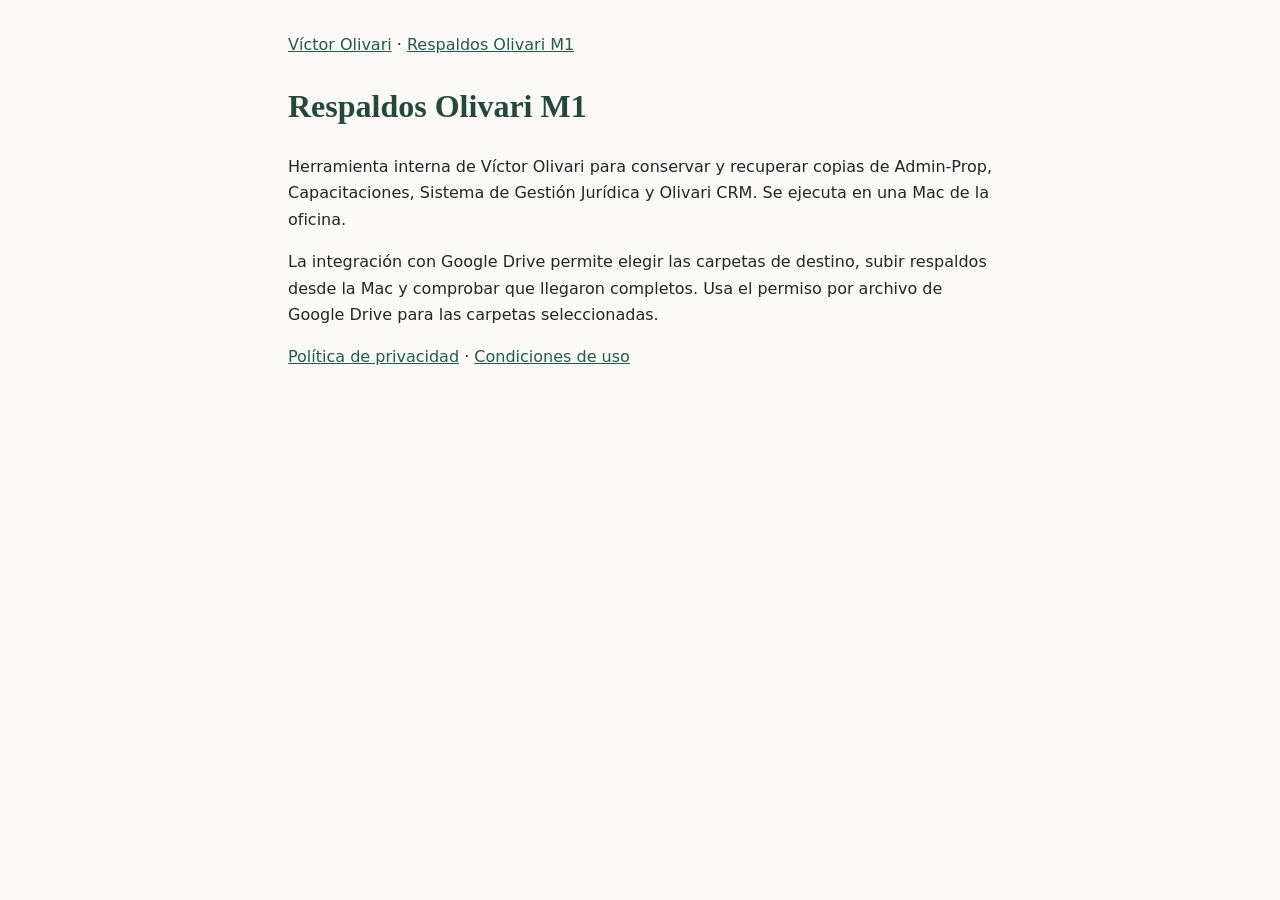
<file: respaldos-olivari/index.html>
<!doctype html>
<html lang="es-AR"><head><meta charset="utf-8"><meta name="viewport" content="width=device-width, initial-scale=1"><title>Respaldos Olivari M1 · Víctor Olivari</title><style>body{max-width:44rem;margin:2rem auto;padding:0 1rem;background:#faf9f6;color:#212626;font:1rem/1.65 system-ui,sans-serif}h1{font-family:Georgia,serif;color:#24483c}a{color:#245b4b}</style></head><body><nav><a href="/">Víctor Olivari</a> · <a href="/respaldos-olivari/">Respaldos Olivari M1</a></nav><main><h1>Respaldos Olivari M1</h1><p>Herramienta interna de Víctor Olivari para conservar y recuperar copias de Admin-Prop, Capacitaciones, Sistema de Gestión Jurídica y Olivari CRM. Se ejecuta en una Mac de la oficina.</p><p>La integración con Google Drive permite elegir las carpetas de destino, subir respaldos desde la Mac y comprobar que llegaron completos. Usa el permiso por archivo de Google Drive para las carpetas seleccionadas.</p><p><a href="/respaldos-olivari/privacidad/">Política de privacidad</a> · <a href="/respaldos-olivari/condiciones/">Condiciones de uso</a></p></main></body></html>
</file>
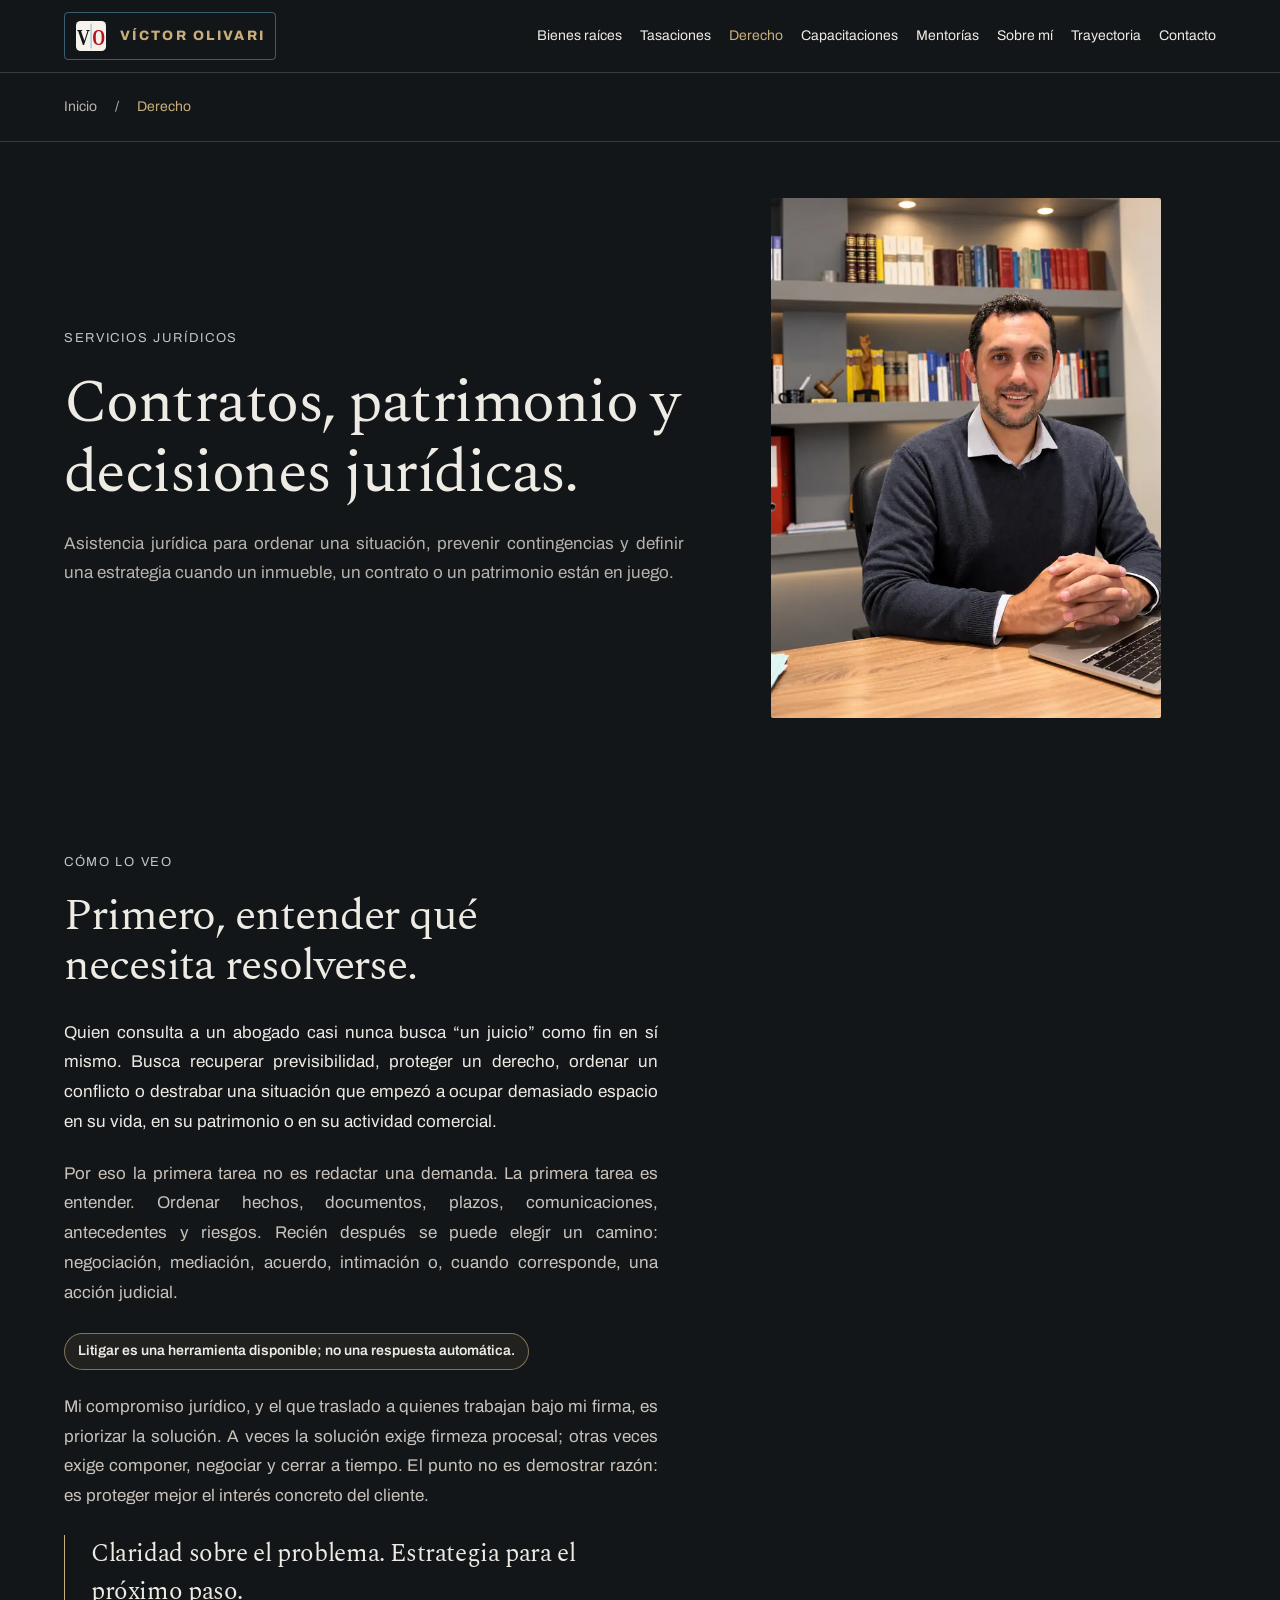
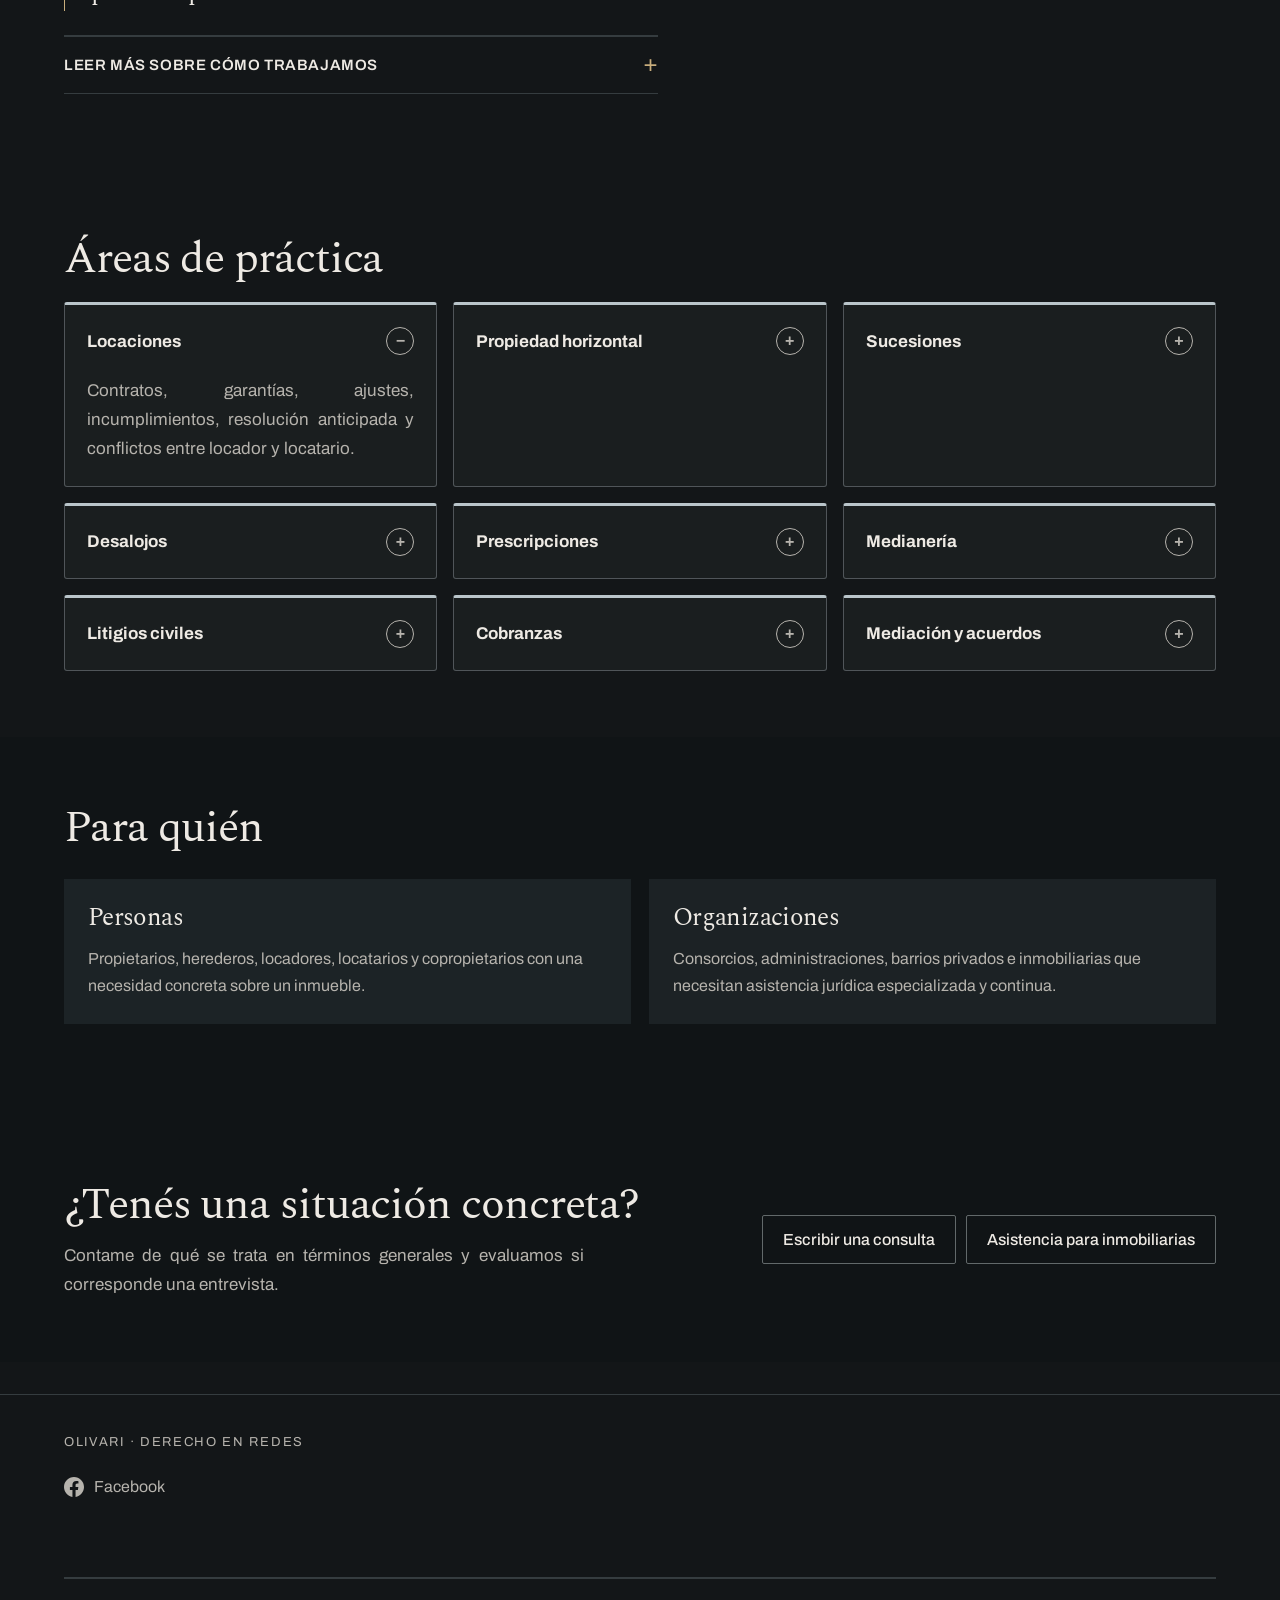
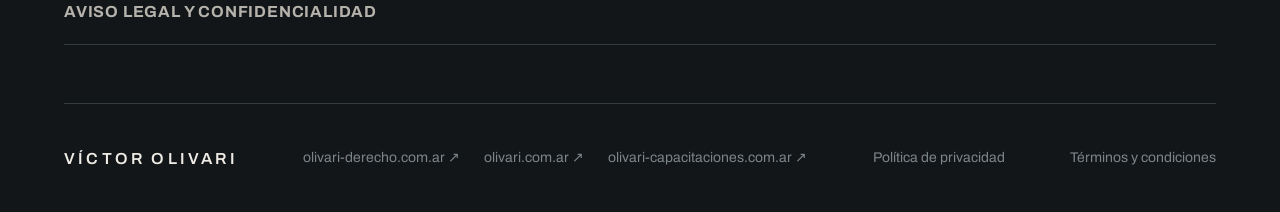
<file: servicios-juridicos/index.html>
<!doctype html>
<html lang="es">
<head>
<meta charset="utf-8">
<meta name="viewport" content="width=device-width, initial-scale=1">
<title>Abogado de derecho inmobiliario en Resistencia, Chaco</title>
<meta name="description" content="Desalojos, sucesiones, usucapión, expensas, propiedad horizontal y contratos de alquiler. Asistencia a consorcios, barrios privados e inmobiliarias del NEA.">
<link rel="canonical" href="https://www.victorolivari.com.ar/servicios-juridicos/">
<meta property="og:type" content="website">
<meta property="og:title" content="Abogado de derecho inmobiliario en Resistencia, Chaco">
<meta property="og:description" content="Desalojos, sucesiones, usucapión, expensas, propiedad horizontal y contratos de alquiler. Asistencia a consorcios, barrios privados e inmobiliarias del NEA.">
<meta property="og:url" content="https://www.victorolivari.com.ar/servicios-juridicos/">
<meta property="og:locale" content="es_AR">
<meta property="og:image" content="https://www.victorolivari.com.ar/compartir.jpg?v=20260920">
<meta property="og:image:width" content="1200">
<meta property="og:image:height" content="630">
<meta property="og:image:alt" content="Víctor Olivari, corredor inmobiliario y abogado">
<meta name="twitter:card" content="summary_large_image">
<meta name="twitter:image" content="https://www.victorolivari.com.ar/compartir.jpg?v=20260920">
<meta name="theme-color" content="#131618">
<meta name="robots" content="index, follow, max-image-preview:large">
<link rel="icon" type="image/svg+xml" href="/favicon.svg?v=20260909-2">
<link rel="icon" type="image/png" sizes="32x32" href="/favicon-32.png?v=20260909-1">
<link rel="icon" type="image/png" sizes="16x16" href="/favicon-16.png?v=20260909-1">
<link rel="apple-touch-icon" sizes="180x180" href="/apple-touch-icon.png?v=20260909-1">
<link rel="manifest" href="/site.webmanifest?v=20260906">
<link rel="preconnect" href="https://fonts.googleapis.com">
<link rel="preconnect" href="https://fonts.gstatic.com" crossorigin>
<link rel="stylesheet" href="https://fonts.googleapis.com/css2?family=Archivo:wght@400;500;600&family=Spectral:wght@400&display=swap">
<style>

    body { margin: 0; background: #131618; }
    a { color: inherit; text-decoration: none; }
    a:hover { color: var(--ocre); }
    .page {
      background: #131618; color: #EAE6E0;
      font-family: Archivo, Helvetica Neue, sans-serif;
      --h1: calc(clamp(30px, 3.75vw, 48px) * var(--ts));
      --h2: calc(clamp(23px, 2.66vw, 34px) * var(--ts));
      --h3: calc(clamp(19px, 1.875vw, 24px) * var(--ts));
      --body: calc(clamp(16px, 1.3vw, 17px) * var(--bs));
      --small: calc(clamp(14.5px, 1.2vw, 15.5px) * var(--bs));
      --label: calc(clamp(12px, 1vw, 13px) * var(--bs));
      --ink: #EAE6E0; --muted: #A29C95; --panel: #1D2124; --deep: #0E1113; --line: #2A2F32;
    }
    .h { font-family: var(--tf); font-weight: 700; letter-spacing: -0.03em; line-height: 1.1; margin: 0; }
    .wrap { padding-left: 80px; padding-right: 80px; }
    .lbl { font-size: var(--label); letter-spacing: 0.2em; text-transform: uppercase; color: var(--muted); }
    .body { font-size: var(--body); line-height: 1.72; color: var(--muted); margin: 0; }
    .ph { background: var(--panel); overflow: hidden; }
    .ph img { width: 100%; height: 100%; object-fit: cover; display: block; }
    .photo { background: var(--panel); border: 1px dashed #454D51; display: flex; align-items: center; justify-content: center; text-align: center; padding: 14px; color: #7C858A; font-size: var(--label); letter-spacing: 0.08em; line-height: 1.7; }
    /* --- Relato: columna de lectura para los textos largos --- */
    .relato { max-width: 66ch; }
    .relato p { font-size: calc(var(--body) * 1.05); line-height: 1.85; color: #C8C2BB; margin: 0 0 1.15em; }
    .relato p:last-child { margin-bottom: 0; }
    .relato .entrada { font-size: calc(var(--body) * 1.28); line-height: 1.62; color: var(--ink); margin-bottom: 1.3em; }
    .relato strong { color: var(--ink); font-weight: 600; }
    .destacado { font-family: var(--tf); font-size: var(--h3); line-height: 1.45; letter-spacing: -0.015em;
                 color: var(--ink); border-left: 2px solid var(--ocre); padding-left: 26px; margin: 34px 0; }
    /* --- Andamio: lo que Víctor tiene que escribir. Se borra al completarlo. --- */
    .completar { border: 1px dashed #4C5256; padding: 22px 24px; margin: 32px 0; max-width: 66ch; }
    .completar > div:first-child { display: flex; align-items: center; gap: 9px; margin-bottom: 12px; }
    .completar ul { margin: 0; padding-left: 18px; }
    .completar li { font-size: var(--small); line-height: 1.75; color: #A29C95; margin-bottom: 7px; }
    .completar li::marker { color: var(--ocre); }
    .completar li b { color: #C8C2BB; font-weight: 600; }
    .completar .pista { font-size: var(--label); line-height: 1.7; color: #7C858A; margin: 12px 0 0; font-style: italic; }
    .b { border: 1px solid #3D4548; color: var(--ink); background: transparent; padding: 15px 24px;
         font-size: var(--small); font-weight: 600; letter-spacing: 0.05em; text-transform: uppercase;
         display: inline-block; cursor: pointer; transition: background .16s ease, border-color .16s ease, color .16s ease; }
    .b-br:hover, .b-tas:hover { background: var(--rojo); border-color: var(--rojo); color: #FFFFFF; }
    .b-der:hover { background: var(--gris); border-color: var(--gris); color: #131618; }
    .b-cap:hover { background: var(--verde); border-color: var(--verde); color: #FFFFFF; }
    .b-mi:hover { background: var(--ocre); border-color: var(--ocre); color: #131618; }
    .b-men:hover { background: var(--violeta); border-color: var(--violeta); color: #131618; }
    .nav { display: flex; align-items: center; justify-content: space-between; padding-top: 18px; padding-bottom: 18px; border-bottom: 1px solid var(--line); }
    .nav-links { display: flex; gap: 28px; font-size: var(--small); color: var(--muted); }
    .nav-links a { transition: color .16s ease; }
    .nl-br:hover { color: var(--rojo); } .nl-der:hover { color: var(--gris); }
    .nl-cap:hover { color: var(--verde); } .nl-mi:hover { color: var(--ocre); }
    .nl-men:hover { color: var(--violeta); }
    .nav-burger { display: none; }
    .phero { display: grid; grid-template-columns: 1.3fr 1fr; gap: 52px; padding-top: 52px; padding-bottom: 56px; align-items: center; }
    .cols2 { display: grid; grid-template-columns: repeat(2, minmax(0, 1fr)); gap: 20px; }
    .cols3 { display: grid; grid-template-columns: repeat(3, minmax(0, 1fr)); gap: 20px; }
    .card { background: var(--panel); padding: 28px 26px; display: flex; flex-direction: column; gap: 13px; }
    .row { display: grid; grid-template-columns: 260px 1fr; gap: 32px; padding: 22px 0; border-top: 1px solid var(--line); }
    .field { border: 1px solid #3D4548; background: #16191B; padding: 15px 16px; font-size: var(--small); color: #6E7679; }
    .aviso { border-left: 3px solid var(--gris); background: var(--panel); padding: 20px 24px; font-size: var(--small); line-height: 1.7; color: #C0BAB3; }
    .chip { border: 1px solid #3D4548; padding: 9px 15px; font-size: var(--small); color: #C0BAB3; display: inline-block; }
    .chip:hover { border-color: var(--ocre); }
    .chips { display: flex; flex-wrap: wrap; gap: 10px; }
    details > summary { list-style: none; cursor: pointer; padding: 16px 0; border-top: 1px solid var(--line); font-size: var(--small); font-weight: 600; letter-spacing: 0.05em; text-transform: uppercase; color: var(--muted); display: flex; justify-content: space-between; align-items: center; }
    details > summary::-webkit-details-marker { display: none; }
    details > summary:hover { color: var(--ink); }
    details[open] > summary .mas { display: none; }
    details:not([open]) > summary .menos { display: none; }
    .foot { display: flex; justify-content: space-between; align-items: center; gap: 20px; flex-wrap: wrap; font-size: var(--label); color: #7C858A; border-top: 1px solid var(--line); padding-top: 32px; padding-bottom: 32px; }
    .foot-links { display: flex; gap: 24px; flex-wrap: wrap; }
    @media (max-width: 1300px) { .wrap { padding-left: 52px; padding-right: 52px; } }
    @media (max-width: 900px) {
      .phero { grid-template-columns: 1fr; gap: 34px; }
      .cols2, .cols3 { grid-template-columns: 1fr; }
      .row { grid-template-columns: 1fr; gap: 10px; }
    }
    @media (max-width: 640px) {
      .wrap { padding-left: 22px; padding-right: 22px; }
      .nav-links { display: none; } .nav-burger { display: block; }
      .foot { flex-direction: column; align-items: flex-start; gap: 14px; }
    }
  /*EDITORIAL*/
/* Diseño compartido. sincronizar-editorial.py lo integra en los artboards. */
html { color-scheme: dark; scroll-padding-top: 5.5rem; }
body { margin: 0; background: #131618; }
.page { --ts: 1; --bs: 1; --tf: Spectral, Georgia, serif;
  --rojo: #C98579; --gris: #BAC5CA; --verde: #8DBDC3; --ocre: #C9AE7D; --violeta: #B4A7CA;
  --ink: #EEEAE4; --muted: #B6B3AD; --panel: #1C2225; --deep: #101416; --line: #353C3F;
  --h1: clamp(2.15rem, 1.4rem + 3vw, 4.25rem); --h2: clamp(1.8rem, 1.3rem + 1.8vw, 2.8rem);
  --h3: clamp(1.3rem, 1.1rem + .6vw, 1.65rem); --quote: clamp(1.8rem, 1.1rem + 2.6vw, 3.2rem);
  --body: 1.0625rem; --small: 1rem; --label: .8125rem;
  font-family: Archivo, 'Helvetica Neue', Arial, sans-serif; color: var(--ink); line-height: 1.6;
  overflow-wrap: break-word; min-height: 100vh; }
.page *, .page *::before, .page *::after { box-sizing: border-box; }
.page { --rojo: #C98579 !important; --gris: #BAC5CA !important; --verde: #8DBDC3 !important;
  --ocre: #C9AE7D !important; --violeta: #B4A7CA !important; }
.page [hidden] { display: none !important; }
.page img { display: block; max-width: 100%; }
.page a { color: inherit; text-decoration: none; text-underline-offset: .25em; }
.page a:focus-visible, .page button:focus-visible, .page summary:focus-visible,
.page input:focus-visible, .page select:focus-visible, .page textarea:focus-visible {
  outline: 2px solid var(--ocre); outline-offset: 5px; }
.page button, .page input, .page select, .page textarea { font: inherit; }
.page button, .page summary, .page a { -webkit-tap-highlight-color: rgba(201,174,125,.15); }
.page .wrap { width: 100%; max-width: 1360px; margin-inline: auto; padding-inline: 22px; }
.page .h { font-family: Spectral, Georgia, serif; font-weight: 400; letter-spacing: -.025em; line-height: 1.15; text-wrap: balance; }
.page h1 { text-transform: none !important; }
.page .lbl { font-family: Archivo, Arial, sans-serif; font-size: .8125rem; letter-spacing: .13em; line-height: 1.6; }
.page .body { color: var(--muted); line-height: 1.7; }
.page .b { display: inline-flex; align-items: center; justify-content: center; gap: .6rem;
  min-height: 48px; padding: 12px 20px; max-width: 100%; border: 1px solid #62696A;
  border-radius: 2px; font-size: 1rem; font-family: Archivo, Arial, sans-serif;
  line-height: 1.45; font-weight: 500; letter-spacing: 0; text-transform: none;
  color: var(--ink); background: transparent; cursor: pointer;
  transition: background .18s ease, color .18s ease, border-color .18s ease; }
.page .b.primary { background: var(--ink); border-color: var(--ink); color: #131618; }
.page .text-link { display: inline-flex; gap: .7rem; align-items: center; min-height: 44px;
  text-decoration: underline; text-decoration-color: #737A7B; }
.page .text-link::after { content: '→'; font-family: Arial, sans-serif; transition: transform .2s ease; }
.page .text-link[target='_blank']::after { content: '↗'; }
.page .skip-link { position: absolute; left: 22px; top: -150px; z-index: 100;
  background: var(--ink); color: #131618; padding: 14px 20px; }
.page .skip-link:focus { top: 12px; }
.page .site-header { position: sticky; top: 0; z-index: 30; background: #131618; border-bottom: 1px solid var(--line); }
.page .site-nav { display: flex; align-items: center; justify-content: space-between; gap: 18px; min-height: 72px; }
.page .brand { font-family: Archivo, Arial, sans-serif; font-size: .85rem; letter-spacing: .16em; font-weight: 600; white-space: nowrap; }
.page .desktop-links { display: none; }
.page .mobile-menu > summary { display: flex; gap: 10px; align-items: center; justify-content: center;
  min-width: 76px; min-height: 48px; padding: 8px 0; border: 0; color: var(--ink);
  font-size: .875rem; letter-spacing: 0; text-transform: none; }
.page summary { cursor: pointer; list-style: none; }
.page summary::-webkit-details-marker { display: none; }
.page .menu-icon { width: 20px; height: 12px; border-top: 1px solid; border-bottom: 1px solid; }
.page .mobile-menu[open] .menu-icon { height: 1px; border-bottom: 0; }
.page .mobile-links { position: absolute; inset: 72px 0 auto; padding: 12px 22px 24px;
  background: #1C2225; border-bottom: 1px solid var(--line); max-height: calc(100vh - 72px); max-height: calc(100dvh - 72px); overflow: auto; }
.page .mobile-links a { display: block; padding: 12px 0; min-height: 48px; border-bottom: 1px solid var(--line); }
.page [aria-current='page'] { color: var(--ocre); }
.page main { outline: none; }
.page .location-guide { display: flex; align-items: center; flex-wrap: wrap; gap: 8px 24px;
  padding-block: 12px; border-bottom: 1px solid var(--line); font-size: .875rem; }
.page .breadcrumb, .page .section-links { display: flex; align-items: center; flex-wrap: wrap; gap: 4px 18px; }
.page .breadcrumb { color: var(--muted); }
.page .location-guide a { display: inline-flex; align-items: center; gap: 8px; min-height: 44px; }
.page .location-guide a:hover { color: var(--ocre); }
.page .back-link { color: var(--ocre); padding-right: 20px; border-right: 1px solid var(--line); }
.page .section-links { justify-content: space-between; flex: 1; max-width: 540px; gap: 4px 12px; }
.page .section-links a { border-bottom: 1px solid transparent; }
.page .section-links a:hover, .page .section-links a:focus-visible { border-bottom-color: var(--ocre); }
.page main [id] { scroll-margin-top: 1rem; }
.page .hero { display: grid; grid-template-columns: minmax(0,1fr); gap: 26px; padding-block: 32px 44px; }
.page .hero-copy .lbl { color: var(--ocre); margin-bottom: 12px; }
.page .hero h1 { font-size: clamp(1.5rem, 6.6vw, 2rem); max-width: none; margin-bottom: 16px; }
.page .hero-title-line { display: block; white-space: nowrap; }
.page .professional { color: #91C9E8; }
.page .unit[style*='--gris'] .lbl { color: var(--ocre); }
.page .hero .hero-intro { max-width: 48ch; font-size: 1rem; margin: 0 0 20px; }
.page .hero-ctas { display: flex; flex-direction: row; flex-wrap: wrap; gap: 10px; }
.page .hero-ctas .b { flex: 1 1 auto; padding-inline: 14px; }
.page .hero-portrait { margin: 0; min-width: 0; }
.page .hero-portrait .ph { height: 245px; border-radius: 2px; }
.page .hero-portrait img { object-position: 60% 38%; }
.page figcaption { margin-top: 12px; font-size: .8125rem; color: var(--muted); }
.page .ph { background: var(--panel); padding: 0 !important; border: 0 !important; overflow: hidden; border-radius: 2px; }
.page .ph img { display: block; width: 100%; height: 100%; object-fit: cover; filter: saturate(.8); }
.page .section { padding-block: 48px; }
.page .section-head { display: grid; gap: 14px; margin-bottom: 26px; }
.page .section-head h2 { font-size: var(--h2); }
.page .section-head p { max-width: 54ch; margin: 0; }
.page .creds { padding-block: 22px; border-block: 1px solid var(--line); background: var(--panel); }
.page .creds-list { display: flex; flex-direction: column; gap: 8px; font-size: .875rem; margin-top: 12px; }
.page .manifesto { max-width: 1000px; padding-block: 44px; }
.page .manifesto p { font-size: var(--quote); line-height: 1.3; margin: 0; }
.page .manifesto { padding-block: clamp(36px, 5vw, 72px); border-bottom: 1px solid var(--line); }
.page .manifesto .manifesto-premise { font: 400 1rem/1.5 Archivo, Arial, sans-serif; color: var(--muted); margin-bottom: 14px; }
.page .manifesto-premise span, .page .manifesto-equals { color: var(--ocre); }
.page .units { display: grid; grid-template-columns: minmax(0,1fr); gap: 16px; }
.page .unit { background: transparent; border-top: 1px solid var(--line); min-width: 0; }
.page .unit-body { padding: 24px 0; display: flex; flex-direction: column; align-items: flex-start; gap: 12px; }
.page .unit h3 { margin: 0; font-size: 1.65rem; }
.page .unit p { margin: 0; }
.page .unit .text-link { margin-top: auto; }
.page .unit .lbl { color: var(--area, var(--muted)); }
.page .unit-photo { margin: 6px 0; width: 100%; aspect-ratio: 4 / 3; }
.page .unit-photo img { object-position: center 30%; }
.page .unit-photo img[src*='INMO'] { object-position: center 10%; }
.page .unit-photo img[src*='curso1'] { object-position: 28% center; }
.page .about .about-portrait { aspect-ratio: 1 / 1; }
.page .about-portrait img { object-position: center 40%; }
.page .about { display: grid; grid-template-columns: minmax(0,1fr); gap: 28px; }
.page .about .ph { aspect-ratio: 4 / 3; }
.page .about h2 { font-size: var(--h2); margin: 12px 0 18px; }
.page .about p { max-width: 55ch; }
.page .about .text-link { margin-top: 16px; }
.page .gallery { display: grid; grid-template-columns: minmax(0,1fr); gap: 26px; }
.page .gallery figure { margin: 0; }
.page .gallery .ph { aspect-ratio: 16 / 10; }
.page .close-ctas { display: flex; flex-direction: row; flex-wrap: wrap; gap: 12px; justify-content: flex-start; }
.page .closing { border-top: 1px solid var(--line); }
.page .closing h2 { font-size: var(--h2); margin-bottom: 16px; }
.page .closing p { margin: 0 0 24px; max-width: 54ch; }
.page .foot { display: flex; flex-direction: column; align-items: flex-start; gap: 22px; padding-block: 32px; font-size: .875rem; }
.page .foot .h { font: 600 .85rem Archivo, Arial, sans-serif; white-space: nowrap; }
.page .foot-links { display: flex; flex-wrap: wrap; gap: 6px 24px; }
.page .social-links { display: flex; flex-wrap: wrap; gap: 12px 24px; }
.page .social-links a { display: inline-flex; align-items: center; gap: 10px; min-height: 48px; font-size: 1rem; color: var(--muted); }
.page .social-links a:hover { color: var(--ocre); }
.page .social-links svg { width: 20px; height: 20px; flex-shrink: 0; fill: currentColor; }
.page .area-socials { margin-top: 32px; padding-block: 24px 32px; border-top: 1px solid var(--line); }
.page .area-socials .lbl { margin-bottom: 10px; }
.page .foot a { min-height: 44px; display: inline-flex; align-items: center; overflow-wrap: anywhere; }
.page .phero { display: grid; grid-template-columns: minmax(0,1fr); gap: 28px; padding-block: 36px 44px; }
.page .phero .ph { max-height: 300px; aspect-ratio: 4 / 3 !important; }
.page .phero h1 { max-width: 22ch; }
.page .phero .body { font-size: var(--body) !important; }
.page .relato { max-width: 66ch; }
.page .relato p, .page .relato .entrada { font-size: var(--body); line-height: 1.75; }
.page .destacado { font: 400 var(--h3)/1.5 Spectral, Georgia, serif; border-left: 1px solid var(--ocre); margin: 24px 0; }
.page .story-pill { display: inline-flex; align-items: center; max-width: 100%; margin: 6px 0 22px;
  padding: 8px 13px; border: 1px solid color-mix(in srgb, var(--ocre) 58%, transparent);
  border-radius: 999px; color: var(--ink); background: rgba(201,174,125,.08);
  font-size: .875rem; font-weight: 600; line-height: 1.35; }
.page .cols2, .page .cols3 { display: grid; grid-template-columns: minmax(0,1fr); gap: 18px; }
.page .cols2 > *, .page .cols3 > *, .page .row > *, .page .tray-row > * { min-width: 0; }
.page .card { padding: 24px; border-top-width: 1px !important; }
.page .row, .page .tray-row { display: grid; grid-template-columns: minmax(0,1fr) !important; gap: 10px; padding-block: 22px; }
.page .tray-src { text-align: left !important; }
.page .tray-thumb { width: 100%; max-width: 280px; }
.page .practice-list { border-top: 1px solid var(--line); }
.page .practice { border-bottom: 1px solid var(--line); }
.page .practice > summary { min-height: 64px; display: flex; align-items: center; justify-content: space-between;
  gap: 18px; border: 0; font-family: Archivo, Arial, sans-serif; font-size: 1.0625rem; color: var(--ink); font-weight: 400; letter-spacing: 0; text-transform: none; }
.page .practice > summary::after { content: '+'; font: 300 1.6rem Arial, sans-serif; color: var(--muted); flex-shrink: 0; }
.page .practice[open] > summary::after { content: '−'; }
.page .practice > .body { padding-bottom: 24px; max-width: 65ch; }
.page .program-group { margin-bottom: 24px; }
.page .program-group > summary { min-height: 64px; border: 0; font-weight: 400; letter-spacing: 0; text-transform: none; gap: 16px; color: var(--ink); }
.page .program-group > summary::after { content: '+'; font: 1.5rem Arial, sans-serif; }
.page .program-group[open] > summary::after { content: '−'; }
.page .program-group .cols3 { padding-bottom: 12px; }
.page .program-group .h { font-family: Archivo, Arial, sans-serif; font-size: 1.125rem !important; line-height: 1.4; }
.page .program-group > summary .h { font: 400 1.5rem/1.3 Spectral, Georgia, serif !important; }
.page .program-group summary { display: flex; align-items: center; justify-content: space-between; }
.page .contact-areas { display: grid; gap: 18px; }
.page .contact-area { border: 1px solid var(--line); padding: 0 20px; background: var(--panel); }
.page .contact-area > summary { min-height: 80px; border: 0; text-transform: none; letter-spacing: 0; color: var(--ink); font-size: 1.125rem; gap: 16px; }
.page .contact-area > summary::after { content: '+'; font: 1.5rem Arial, sans-serif; }
.page .contact-area[open] > summary::after { content: '−'; }
.page .contact-area .card { padding: 0 0 24px; border: 0 !important; }
.page .campo > span { font-size: .875rem; text-transform: none; letter-spacing: 0; }
.page .campo input, .page .campo select, .page .campo textarea { width: 100%; min-width: 0; max-width: 100%; min-height: 48px;
  padding: 12px; background: #131618; color: var(--ink); border: 1px solid #61696D; border-radius: 2px; font-size: 1rem; }
.page .campo textarea { min-height: 120px; }
.page .campo input::placeholder, .page .campo textarea::placeholder { color: #A9ACAC; opacity: 1; }
.page .via { overflow-wrap: anywhere; }
.page .via svg { flex-shrink: 0; }
.page .chip { font-size: 1rem; }
.page .record-img { max-width: 100%; height: auto; }
.page .cta-movil { position: static !important; display: flex !important; width: fit-content !important; max-width: calc(100% - 44px); margin: 0 auto 32px; padding: 14px 20px; gap: 10px; align-items: center; border: 1px solid var(--line); background: transparent !important; color: var(--ink) !important; box-shadow: none !important; border-radius: 2px !important; }
@media (hover: hover) {
  .page .b:hover { background: #2B3336; color: var(--ink); border-color: var(--ocre); }
  .page .b.primary:hover { background: #D8C9AD; color: #131618; border-color: #D8C9AD; }
  .page .text-link:hover, .page .foot a:hover, .page .desktop-links a:hover { color: var(--ocre); }
  .page .text-link:hover::after { transform: translateX(3px); }
}
@media (max-width: 699px) {
  .page .anio-cuerpo > div[style*='grid-template-columns'] { grid-template-columns: minmax(0, 1fr) !important; gap: 8px !important; }
  .page .anio-cuerpo > div > div { min-width: 0; }
  .page .wrap[style*='padding-top'] { padding-top: 40px !important; }
  .page .wrap[style*='padding-bottom'] { padding-bottom: 40px !important; }
  .page .wrap[style*='padding-bottom: 18px'], .page .wrap[style*='padding-bottom: 26px'] { padding-bottom: 18px !important; }
  .page .cols2[style], .page .cols3[style] { gap: 22px !important; }
  .page h2[style*='max-width'] { max-width: 100% !important; }
}
@media (min-width: 700px) {
  .page .wrap { padding-inline: 40px; }
  .page .hero { grid-template-columns: minmax(0,1.1fr) minmax(0,1fr); gap: 36px; align-items: center; padding-block: 52px; }
  .page .hero h1 { font-size: clamp(1.4rem, 3vw, 3rem); }
  .page .hero-portrait .ph { height: auto; aspect-ratio: 4 / 5; }
  .page .hero-portrait img { object-position: 100% 45%; }
  .page .section { padding-block: 64px; }
  .page .creds-list { flex-direction: row; flex-wrap: wrap; gap: 12px 32px; }
  .page .units { grid-template-columns: minmax(0,1fr); gap: 24px; }
  .page .unit-body { display: grid; grid-template-columns: minmax(0,.85fr) minmax(0,1fr); gap: 14px 28px; align-items: start; }
  .page .unit-body > * { grid-column: 2; }
  .page .unit-body .unit-photo { grid-column: 1; grid-row: 1 / 5; aspect-ratio: 4 / 5; margin: 0; }
  .page .unit-body .text-link { align-self: end; }
  .page .unit-body { height: 100%; }
  .page .gallery, .page .cols2, .page .cols3 { grid-template-columns: repeat(2,minmax(0,1fr)); }
  .page .about { grid-template-columns: repeat(2,minmax(0,1fr)); gap: 44px; align-items: center; }
  .page .phero { grid-template-columns: minmax(0,1.25fr) minmax(0,1fr); padding-block: 56px; }
  .page .phero .ph { max-height: 430px; }
  .page .phero.text-only { grid-template-columns: 1fr; }
  .page .tray-row { grid-template-columns: 80px minmax(0,1fr) minmax(180px,.75fr) !important; gap: 24px; }
  .page .row { grid-template-columns: minmax(170px,.6fr) minmax(0,1.7fr) !important; gap: 26px; }
  .page .contact-areas { max-width: 820px; }
}
@media (min-width: 1100px) {
  .page .wrap { padding-inline: 64px; }
  .page .hero { gap: 80px; padding-block: 64px 72px; }
  .page .hero-portrait { max-width: 440px; justify-self: end; width: 100%; }
  .page .hero .hero-intro { font-size: 1.125rem; }
  .page .hero-ctas .b { flex: none; padding-inline: 24px; }
  .page .desktop-links { display: flex; align-items: center; gap: 18px; font-size: .875rem; }
  .page .desktop-links a { display: inline-flex; align-items: center; min-height: 44px; white-space: nowrap; }
  .page .mobile-menu { display: none; }
  .page .section { padding-block: 80px; }
  .page .section-head { grid-template-columns: 1fr 1fr; gap: 50px; align-items: end; }
  .page .cols3 { grid-template-columns: repeat(3,minmax(0,1fr)); }
  .page .units { grid-template-columns: repeat(3,minmax(0,1fr)); gap: 32px; }
  .page .unit-body { display: flex; gap: 16px; }
  .page .unit-body > .lbl { min-height: 3.2em; }
  .page .unit-body > h3 { min-height: 2.3em; }
  .page .unit-body .unit-photo { aspect-ratio: 4 / 3; margin: 0 0 4px; }
  .page .foot { flex-direction: row; flex-wrap: wrap; justify-content: space-between; align-items: center; }
}
@media (prefers-reduced-motion: no-preference) {
  html { scroll-behavior: smooth; }
  .page details[open] > .body, .page details[open] > .cols3, .page details[open] > .card { animation: editorial-open .22s ease-out; }
  @keyframes editorial-open { from { opacity: .5; transform: translateY(4px); } to { opacity: 1; transform: none; } }
}
@media (prefers-reduced-motion: reduce) {
  .page *, .page *::before, .page *::after { animation: none !important; transition: none !important; scroll-behavior: auto !important; }
}
/* Fotos de las áreas: se conserva el encuadre original, también en celular. */
.page .phero .area-portrait { max-height: none; }
.page .phero .area-portrait-vertical { aspect-ratio: 3 / 4 !important; width: 100%; max-width: 390px; justify-self: center; }
.page .area-portrait img { object-fit: contain; filter: none; }
.page .course-carousel { min-width: 0; border-block: 1px solid var(--line); }
.page .carousel-heading { display: flex; flex-wrap: wrap; align-items: end; justify-content: space-between; gap: 20px; }
.page .carousel-heading .lbl { margin-bottom: 12px; }
.page .carousel-heading .h { font-size: var(--h2); }
.page .carousel-controls { display: flex; gap: 8px; }
.page .carousel-controls[hidden] { display: none; }
.page .carousel-controls button { min-width: 48px; min-height: 48px; padding: 10px 15px; border: 1px solid var(--line); border-radius: 3px; background: var(--panel); color: var(--ink); font: inherit; font-size: .875rem; cursor: pointer; }
.page .carousel-controls button:hover { border-color: var(--verde); }
.page .carousel-controls button:disabled { cursor: default; color: var(--muted); }
.page .carousel-help { color: var(--muted); font-size: .875rem; line-height: 1.5; margin-block: 18px 22px; }
.page .carousel-viewport { overflow-x: auto; overscroll-behavior-x: contain; scrollbar-width: thin; scrollbar-color: var(--verde) var(--panel); scroll-behavior: auto; padding-bottom: 12px; }
.page .carousel-track { display: flex; gap: 20px; width: max-content; }
.page .carousel-track figure { flex: none; width: min(76vw, 480px); margin: 0; }
.page .carousel-track img { display: block; width: 100%; height: auto; aspect-ratio: 4 / 3; object-fit: contain; background: var(--deep); border-radius: 3px; }
.page .carousel-track figcaption { padding-top: 14px; max-width: 38ch; font-size: .875rem; line-height: 1.5; color: var(--muted); }
/* El texto acompaña a cada imagen, incluso cuando la foto es vertical o panorámica. */
.page .course-carousel .carousel-track figure { display: flex; flex-direction: column; align-items: center; text-align: center; }
.page .course-carousel .carousel-track figcaption { width: 100%; max-width: min(100%, 38ch); text-align: center; }
.page .carousel-viewport:focus-visible, .page .carousel-controls button:focus-visible { outline: 2px solid var(--verde); outline-offset: 3px; }
/* El recorrido reúne fotos de formatos muy diferentes; el fondo unifica la serie
   sin recortar personas ni documentos importantes. */
.page .journey-carousel { margin-top: 10px; }
.page .journey-carousel .carousel-track { gap: 16px; }
.page .journey-carousel .carousel-track figure { width: min(82vw, 560px); }
.page .journey-carousel .carousel-track figure { display: flex; flex-direction: column; align-items: center; text-align: center; }
.page .journey-carousel .carousel-track img { aspect-ratio: 3 / 2; filter: saturate(.88); }
.page .journey-carousel .carousel-track figcaption { min-height: 2.7em; width: 100%; max-width: min(100%, 46ch); padding: 12px 2px 0; color: var(--ink); text-align: center; }
.page .story-more { max-width: 66ch; margin-top: 1.35rem; border-top: 1px solid var(--line); border-bottom: 1px solid var(--line); }
.page .story-more > summary { display: flex; align-items: center; justify-content: space-between; min-height: 56px; cursor: pointer; color: var(--ink); font-size: .9375rem; font-weight: 600; letter-spacing: .04em; list-style: none; }
.page .story-more > summary::-webkit-details-marker { display: none; }
.page .story-more > summary::after { content: '+'; color: var(--ocre); font: 1.5rem/1 Arial, sans-serif; }
.page .story-more[open] > summary::after { content: '−'; }
.page .story-more .relato { padding-bottom: 10px; }
.page .family-story { display: grid; gap: 28px; align-items: center; margin-top: 42px; padding-top: 42px; border-top: 1px solid var(--line); }
.page .family-story .ph { aspect-ratio: 3 / 4; max-width: 390px; justify-self: center; }
.page .family-story .ph img { object-fit: cover; }
/* Mentorías: consultoría de criterio, con el violeta como señal del área. */
.page .mentor-hero { display: grid; gap: 30px; padding-block: 42px 54px; }
.page .mentor-hero-copy { align-self: center; }
.page .mentor-hero .lbl, .page .mentor-section .lbl { color: var(--violeta); }
.page .mentor-hero h1 { margin: 14px 0 22px; max-width: 18ch; font-size: var(--h1); }
.page .mentor-lead { max-width: 62ch; margin: 0; font-size: calc(var(--body) * 1.08); }
.page .mentor-pills { display: flex; flex-wrap: wrap; gap: 9px; margin-top: 26px; }
.page .mentor-pill { display: inline-flex; align-items: center; min-height: 38px; padding: 7px 12px;
  border: 1px solid color-mix(in srgb, var(--violeta) 55%, var(--line)); border-radius: 999px;
  background: color-mix(in srgb, var(--violeta) 8%, transparent); color: var(--ink);
  font-size: .875rem; font-weight: 600; line-height: 1.35; }
.page .mentor-hero figure { margin: 0; align-self: center; }
.page .mentor-hero .ph { aspect-ratio: 3 / 2; }
.page .mentor-hero .ph img { object-fit: cover; object-position: center; filter: saturate(.86); }
.page .mentor-hero figcaption { text-align: center; }
.page .mentor-principle { padding-block: 34px; border-block: 1px solid var(--line);
  background: linear-gradient(90deg, color-mix(in srgb, var(--violeta) 7%, transparent), transparent 72%); }
.page .mentor-principle p { max-width: 900px; margin: 0; font: 400 var(--h3)/1.55 Spectral, Georgia, serif; }
.page .mentor-principle strong { color: var(--violeta); font-weight: 400; }
.page .mentor-section { padding-block: 54px; }
.page .mentor-section-head { display: grid; gap: 14px; margin-bottom: 28px; }
.page .mentor-section-head h2 { margin: 0; font-size: var(--h2); max-width: 21ch; }
.page .mentor-section-head p { max-width: 62ch; margin: 0; }
.page .mentor-grid { display: grid; grid-template-columns: minmax(0,1fr); gap: 14px; }
.page .mentor-card { min-width: 0; padding: 22px; border: 1px solid var(--line); border-top-color: var(--violeta);
  background: linear-gradient(145deg, color-mix(in srgb, var(--violeta) 6%, var(--panel)), var(--panel));
  transition: transform .22s ease, border-color .22s ease, background .22s ease; }
.page .mentor-icon { display: inline-flex; width: 42px; height: 42px; align-items: center; justify-content: center;
  margin-bottom: 18px; border: 1px solid color-mix(in srgb, var(--violeta) 55%, var(--line));
  color: var(--violeta); background: color-mix(in srgb, var(--violeta) 7%, transparent); }
.page .mentor-icon svg { width: 22px; height: 22px; fill: none; stroke: currentColor; stroke-width: 1.55;
  stroke-linecap: round; stroke-linejoin: round; }
.page .mentor-card h3 { margin: 0 0 10px; font: 400 var(--h3)/1.28 Spectral, Georgia, serif; }
.page .mentor-card p { margin: 0; font-size: 1rem; line-height: 1.68; color: var(--muted); }
.page .mentor-case { display: grid; gap: 28px; align-items: center; padding-block: 54px;
  border-block: 1px solid var(--line); }
.page .mentor-case .ph { aspect-ratio: 3 / 2; }
.page .mentor-case .ph img { object-fit: cover; filter: saturate(.88); }
.page .mentor-case h2 { margin: 10px 0 18px; font-size: var(--h2); }
.page .mentor-case p { margin: 0 0 16px; max-width: 60ch; }
.page .mentor-method { display: grid; gap: 0; border-top: 1px solid var(--line); counter-reset: mentor-step; }
.page .mentor-step { position: relative; padding: 26px 0 26px 58px; border-bottom: 1px solid var(--line); counter-increment: mentor-step; }
.page .mentor-step::before { content: '0' counter(mentor-step); position: absolute; left: 0; top: 27px;
  color: var(--violeta); font: 600 .875rem/1 Archivo, Arial, sans-serif; letter-spacing: .08em; }
.page .mentor-step h3 { margin: 0 0 8px; font-size: var(--h3); }
.page .mentor-step p { margin: 0; max-width: 64ch; }
.page .mentor-proof-grid { display: grid; grid-template-columns: minmax(0,1fr); gap: 12px; }
.page .mentor-proof { padding: 20px 0; border-top: 1px solid var(--line); }
.page .mentor-proof strong { display: block; margin-bottom: 7px; color: var(--ink); font-size: 1.0625rem; }
.page .mentor-proof p { margin: 0; }
.page .mentor-more { max-width: 820px; margin-top: 30px; }
.page .mentor-cta { margin-block: 12px 56px; padding-block: 36px; border-top: 1px solid var(--violeta);
  background: linear-gradient(110deg, color-mix(in srgb, var(--violeta) 10%, var(--panel)), var(--panel)); }
.page .mentor-cta h2 { margin: 0 0 14px; font-size: var(--h2); }
.page .mentor-cta p { max-width: 62ch; margin: 0 0 24px; }
@media (hover: hover) {
  .page .mentor-card:hover { transform: translateY(-3px); border-color: color-mix(in srgb, var(--violeta) 68%, var(--line)); }
}
@media (min-width: 700px) {
  .page .family-story { grid-template-columns: minmax(0,1.15fr) minmax(260px,.85fr); gap: 48px; }
  .page .mentor-hero, .page .mentor-case { grid-template-columns: minmax(0,1.12fr) minmax(280px,.88fr); gap: 48px; }
  .page .mentor-grid, .page .mentor-proof-grid { grid-template-columns: repeat(2,minmax(0,1fr)); }
  .page .mentor-section-head { grid-template-columns: minmax(0,.9fr) minmax(0,1.1fr); gap: 38px; align-items: end; }
  .page .mentor-method { grid-template-columns: repeat(3,minmax(0,1fr)); }
  .page .mentor-step { padding: 62px 24px 26px 0; border-right: 1px solid var(--line); }
  .page .mentor-step:last-child { border-right: 0; padding-left: 24px; }
  .page .mentor-step:nth-child(2) { padding-left: 24px; }
  .page .mentor-step::before { left: 0; top: 27px; }
  .page .mentor-step:nth-child(n+2)::before { left: 24px; }
}
@media (min-width: 1100px) {
  .page .mentor-grid { grid-template-columns: repeat(4,minmax(0,1fr)); }
  .page .mentor-hero { padding-block: 70px 82px; gap: 72px; }
  .page .mentor-section { padding-block: 78px; }
}
@media print {
  .page .carousel-controls, .page .carousel-track [aria-hidden="true"] { display: none; }
  .page .carousel-viewport { overflow: visible; }
  .page .carousel-track { width: auto; flex-wrap: wrap; }
  .page .site-header, .page .skip-link, .page .cta-movil { display: none !important; }
  .page .ph img { filter: none; }
}

.page[data-page="Juridico"] .practice-list {
  display: grid;
  grid-template-columns: repeat(3, minmax(0, 1fr));
  gap: 16px;
}
.page[data-page="Juridico"] .practice {
  border: 1px solid rgba(186, 197, 202, .34);
  border-top: 3px solid var(--gris);
  background: rgba(186, 197, 202, .045);
}
.page[data-page="Juridico"] .practice summary { min-height: 74px; padding: 22px; font-weight: 700; }
.page[data-page="Juridico"] .practice p { padding: 0 22px 22px; }
.page[data-page="Juridico"] .audience-personas { background: rgba(141, 189, 195, .09); border-color: rgba(141, 189, 195, .45); }
.page[data-page="Juridico"] .legal-disclaimer { padding-top: 34px; padding-bottom: 58px; }
.page[data-page="Juridico"] .legal-disclaimer details { border-top: 1px solid var(--line); border-bottom: 1px solid var(--line); }
.page[data-page="Juridico"] .legal-disclaimer summary { padding: 20px 0; cursor: pointer; font-weight: 700; }
.page[data-page="Juridico"] .legal-disclaimer .relato { padding-bottom: 24px; }
@media (max-width: 899px) { .page[data-page="Juridico"] .practice-list { grid-template-columns: repeat(2, minmax(0, 1fr)); } }
@media (max-width: 599px) { .page[data-page="Juridico"] .practice-list { grid-template-columns: 1fr; } }

/*/EDITORIAL*/

</style>
<link rel="stylesheet" href="/site-overrides.css?v=20260920">
<script src="/nav-trayectoria.js" defer></script>
<!--GA4--><script async src="https://www.googletagmanager.com/gtag/js?id=G-Y1QVQXYZV7"></script><script>window.dataLayer=window.dataLayer||[];function gtag(){dataLayer.push(arguments);}gtag('js',new Date());gtag('config','G-Y1QVQXYZV7');</script><!--/GA4--></head>
<body>
<div class="page" data-page="Juridico" style="--rojo: #C98579; --gris: #BAC5CA; --verde: #8DBDC3; --ocre: #C9AE7D; --violeta: #B4A7CA; --tf: Spectral, Georgia, serif; --ts: 1; --bs: 1;"><a class="skip-link" href="#contenido-Juridico">Ir al contenido</a><header class="site-header"><nav aria-label="Navegación principal" class="wrap site-nav"><a class="brand" href="/">VÍCTOR OLIVARI</a><div class="desktop-links"><a href="/bienes-raices/">Bienes raíces</a><a href="/tasaciones/">Tasaciones</a><a aria-current="page" href="/servicios-juridicos/">Derecho</a><a href="/capacitaciones/">Capacitaciones</a><a href="/mentorias/">Mentorías</a><a href="/sobre-mi/">Sobre mí</a><a href="/trayectoria/">Trayectoria</a><a href="/contacto/">Contacto</a></div><details class="mobile-menu"><summary>Menú<span aria-hidden="true" class="menu-icon"></span></summary><div class="mobile-links"><a href="/bienes-raices/">Bienes raíces</a><a href="/tasaciones/">Tasaciones</a><a aria-current="page" href="/servicios-juridicos/">Derecho</a><a href="/capacitaciones/">Capacitaciones</a><a href="/mentorias/">Mentorías</a><a href="/sobre-mi/">Sobre mí</a><a href="/trayectoria/">Trayectoria</a><a href="/contacto/">Contacto</a></div></details></nav></header><main id="contenido-Juridico" tabindex="-1"><!--GUIA--><div class="wrap location-guide"><a class="back-link" href="/" data-back hidden><span aria-hidden="true">←</span> Volver</a><nav class="breadcrumb" aria-label="Ubicación"><a href="/">Inicio</a><span aria-hidden="true">/</span><span aria-current="page">Derecho</span></nav></div><!--/GUIA-->

<div class="wrap phero">
<div>
<div class="lbl" style="color: var(--gris); margin-bottom: 20px;">Servicios jurídicos</div>
<h1 class="h" style="font-size: var(--h1); margin-bottom: 22px; text-wrap: pretty;">Contratos, patrimonio y decisiones jurídicas.</h1>
<p class="body" style="max-width: 620px; font-size: calc(var(--body) * 1.08);">Asistencia jurídica para ordenar una situación, prevenir contingencias y definir una estrategia cuando un inmueble, un contrato o un patrimonio están en juego.</p>
</div>
<div class="ph area-portrait area-portrait-vertical"><img width="1050" height="1400" srcset="/fotos/areas-derecho-360.webp 360w, /fotos/areas-derecho-640.webp 640w, /fotos/areas-derecho-960.webp 960w, /fotos/areas-derecho.webp 1050w" sizes="(max-width: 699px) calc(100vw - 44px), (max-width: 1099px) 46vw, 600px" alt="Víctor Olivari en su estudio jurídico" decoding="async" src="/fotos/areas-derecho.webp"/></div>
</div>
<div class="wrap" style="padding-top: 78px; padding-bottom: 78px;"><div>
<div class="lbl" style="color: var(--gris); margin-bottom: 18px;">Cómo lo veo</div>
<h2 class="h" style="font-size: var(--h2); margin-bottom: 26px; max-width: 20ch; text-wrap: pretty;">Primero, entender qué necesita resolverse.</h2>
<div class="relato"><p class="entrada">Quien consulta a un abogado casi nunca busca “un juicio” como fin en sí mismo. Busca recuperar previsibilidad, proteger un derecho, ordenar un conflicto o destrabar una situación que empezó a ocupar demasiado espacio en su vida, en su patrimonio o en su actividad comercial.</p><p>Por eso la primera tarea no es redactar una demanda. La primera tarea es entender. Ordenar hechos, documentos, plazos, comunicaciones, antecedentes y riesgos. Recién después se puede elegir un camino: negociación, mediación, acuerdo, intimación o, cuando corresponde, una acción judicial.</p><div class="story-pill">Litigar es una herramienta disponible; no una respuesta automática.</div><p>Mi compromiso jurídico, y el que traslado a quienes trabajan bajo mi firma, es priorizar la solución. A veces la solución exige firmeza procesal; otras veces exige componer, negociar y cerrar a tiempo. El punto no es demostrar razón: es proteger mejor el interés concreto del cliente.</p><div class="destacado">Claridad sobre el problema. Estrategia para el próximo paso.</div></div>
<details class="story-more"><summary>Leer más sobre cómo trabajamos</summary><div class="relato"><p>La experiencia enseña algo bastante simple: la gente no llega al estudio enamorada del expediente. Llega porque hay una deuda, un inmueble ocupado, un contrato que no se cumple, una sucesión pendiente, un consorcio que necesita ordenar cobros o una decisión patrimonial que no admite improvisación.</p><p>En esos casos, el proceso judicial puede ser necesario y debe prepararse con rigor. Pero si existe una vía componedora que permite resguardar derechos, ahorrar desgaste y alcanzar un resultado útil, esa vía merece ser explorada antes de escalar el conflicto. La negociación y la mediación no son debilidad; usadas con criterio, son herramientas de eficiencia.</p><div class="story-pill">La estrategia jurídica empieza antes del expediente.</div><p>Trabajamos en desalojos, prescripciones adquisitivas, ejecuciones de alquileres y expensas, propiedad horizontal, sucesiones, contratos, fideicomisos, administración inmobiliaria y conflictos patrimoniales vinculados a inmuebles. También asesoramos a inmobiliarias en la elaboración de instrumentos específicos y en la prevención de contingencias que suelen aparecer mucho antes de la firma.</p><p>El equipo acompaña a edificios, consorcios, barrios privados, conjuntos inmobiliarios e inmobiliarias de la región del NEA. Ese trabajo cotidiano permite reconocer patrones: cláusulas que después generan conflictos, deudas que se vuelven difíciles de recuperar por falta de documentación, decisiones apresuradas que terminan judicializándose y acuerdos que podrían haberse cerrado mejor desde el inicio.</p><div class="story-pill">Prevenir no siempre evita el conflicto, pero mejora la posición desde la que se lo enfrenta.</div><p>Cada caso depende de sus antecedentes, su documentación y su encuadre normativo. Por eso el sitio explica un enfoque, no promete resultados. La entrevista profesional permite revisar la situación concreta, medir riesgos y definir cuál es el próximo movimiento razonable.</p></div></details>
</div></div>
<div class="wrap" id="areas-de-practica" style="padding-top: 62px; padding-bottom: 18px;"><h2 class="h" style="font-size: var(--h2);">Áreas de práctica</h2></div>
<div class="wrap" style="padding-bottom: 66px;">
<div class="practice-list"><details class="practice" open><summary>Locaciones</summary><p class="body">Contratos, garantías, ajustes, incumplimientos, resolución anticipada y conflictos entre locador y locatario.</p></details><details class="practice"><summary>Propiedad horizontal</summary><p class="body">Consorcios, expensas, asambleas, reglamentos, obras y conflictos entre copropietarios.</p></details><details class="practice"><summary>Sucesiones</summary><p class="body">Transmisión de inmuebles, particiones, adjudicaciones y valuación del acervo.</p></details><details class="practice"><summary>Desalojos</summary><p class="body">Falta de pago, vencimiento de contrato, intrusión y recupero de la posesión.</p></details><details class="practice"><summary>Prescripciones</summary><p class="body">Usucapión y regularización dominial de inmuebles con títulos imperfectos.</p></details><details class="practice"><summary>Medianería</summary><p class="body">Muros, límites, servidumbres y conflictos con linderos.</p></details><details class="practice"><summary>Litigios civiles</summary><p class="body">Controversias patrimoniales vinculadas a inmuebles y responsabilidad contractual. Obras inconclusas, fideicomisos, acciones reivindicatorias y reparaciones urgentes.</p></details><details class="practice"><summary>Cobranzas</summary><p class="body">Gestión de deudas por alquileres, expensas y saldos de operaciones. Ejecución de pagarés y cheques.</p></details><details class="practice"><summary>Mediación y acuerdos</summary><p class="body">Negociación de conflictos en consorcios, inmobiliarias y barrios privados, particiones hereditarias, divisiones de condominios, etc.</p></details></div>
</div>
<div style="background: var(--deep);">
<div class="wrap" style="padding-top: 66px; padding-bottom: 66px;">
<h2 class="h" style="font-size: var(--h2); margin-bottom: 26px;">Para quién</h2>
<div class="cols2" style="margin-bottom: 28px;">
<div class="card audience-personas"><div class="h" style="font-size: var(--h3);">Personas</div><p class="body" style="font-size: var(--small);">Propietarios, herederos, locadores, locatarios y copropietarios con una necesidad concreta sobre un inmueble.</p></div>
<div class="card"><div class="h" style="font-size: var(--h3);">Organizaciones</div><p class="body" style="font-size: var(--small);">Consorcios, administraciones, barrios privados e inmobiliarias que necesitan asistencia jurídica especializada y continua.</p></div>
</div>

</div>
</div>
<div style="background: var(--deep);">
<div class="wrap" style="padding-top: 62px; padding-bottom: 62px; display: flex; justify-content: space-between; align-items: center; gap: 32px; flex-wrap: wrap;">
<div>
<h2 class="h" style="font-size: var(--h2); margin-bottom: 12px;">¿Tenés una situación concreta?</h2>
<p class="body" style="max-width: 520px;">Contame de qué se trata en términos generales y evaluamos si corresponde una entrevista.</p>
</div>
<div style="display: flex; gap: 10px; flex-wrap: wrap;">
<a class="b b-der" href="https://wa.me/5493624127271?text=Hola%2C%20quisiera%20hacer%20una%20consulta%20a%20OLIVARI%20Derecho" target="_blank" rel="noopener noreferrer">Escribir una consulta</a><a class="b b-der" href="https://wa.me/5493624127271?text=Hola%2C%20quisiera%20consultar%20por%20asistencia%20jur%C3%ADdica%20para%20una%20inmobiliaria" target="_blank" rel="noopener noreferrer">Asistencia para inmobiliarias</a>
</div>
</div>
</div>


<!--REDES-AREA--><section class="wrap area-socials" aria-label="Redes de Olivari · Derecho"><p class="lbl">Olivari · Derecho en redes</p><div class="social-links"><a class="red" href="https://www.facebook.com/olivari.derecho" aria-label="Facebook de Olivari · Derecho (abre en una pestaña nueva)" target="_blank" rel="noopener noreferrer"><svg aria-hidden="true" fill="currentColor" height="18" viewBox="0 0 24 24" width="18"><path d="M24 12.073c0-6.627-5.373-12-12-12s-12 5.373-12 12c0 5.99 4.388 10.954 10.125 11.854v-8.385H7.078v-3.47h3.047V9.43c0-3.007 1.792-4.669 4.533-4.669 1.312 0 2.686.235 2.686.235v2.953H15.83c-1.491 0-1.956.925-1.956 1.874v2.25h3.328l-.532 3.47h-2.796v8.385C19.612 23.027 24 18.062 24 12.073z"></path></svg><span>Facebook</span></a></div></section><!--/REDES-AREA--><div class="wrap legal-disclaimer"><details><summary>Aviso legal y confidencialidad</summary><div class="relato"><p class="body">El envío de una consulta a través de este sitio no crea una relación profesional ni implica el patrocinio del asunto. No envíes documentación confidencial ni información sensible por el formulario: la evaluación inicial define si corresponde una entrevista y bajo qué encuadre.</p><p class="body">El contenido publicado en este sitio tiene finalidad informativa y no reemplaza una consulta profesional sobre un caso concreto. Cada situación depende de sus hechos, su documentación y su encuadre normativo.</p></div></details></div></main><div class="wrap"><div class="foot">
<a class="h" href="/" style="font-size: var(--small); letter-spacing: 0.2em; color: var(--ink);">VÍCTOR OLIVARI</a>
<div class="foot-links"><a href="https://olivari-derecho.com.ar" target="_blank" rel="noopener noreferrer">olivari-derecho.com.ar ↗</a>
<a href="https://www.olivari.com.ar" target="_blank" rel="noopener noreferrer">olivari.com.ar ↗</a>

<a href="https://olivari-capacitaciones.com.ar" target="_blank" rel="noopener noreferrer">olivari-capacitaciones.com.ar ↗</a>
</div>
<a href="/privacidad/">Política de privacidad</a><a href="/privacidad/#terminos">Términos y condiciones</a>
</div></div><!--F5--><script>
(function () {
  function initCarousel(root) {
    if (root.dataset.ready) return;
    root.dataset.ready = 'true';
    var viewport = root.querySelector('.carousel-viewport');
    var track = root.querySelector('.carousel-track');
    var items = Array.from(track.children);
    var toggle = root.querySelector('[data-carousel-toggle]');
    var reduced = window.matchMedia('(prefers-reduced-motion: reduce)');
    var paused = reduced.matches, visible = false, hovering = false, focused = false;
    var frame = 0, last = 0, position = 0, period = 0;
    // Segunda vuelta visual, excluida del lector de pantalla. Reutiliza las
    // mismas URL optimizadas: el navegador no descarga cada foto dos veces.
    items.forEach(function (item) {
      var clone = item.cloneNode(true);
      clone.setAttribute('aria-hidden', 'true');
      track.appendChild(clone);
    });
    function measure() {
      period = track.children[items.length].offsetLeft - items[0].offsetLeft;
      position = viewport.scrollLeft;
    }
    function canRun() { return visible && !paused && !reduced.matches && !hovering && !focused && !document.hidden; }
    function tick(now) {
      frame = 0;
      if (!canRun()) { last = 0; return; }
      if (last && period > 0) {
        // Acumulador decimal: también avanza en navegadores que redondean scrollLeft.
        // Cada carrusel puede ajustar su ritmo sin afectar los demás.
        // El recorrido usa una cadencia más ágil, pero conserva el control de pausa.
        position = (position + Math.min(now - last, 64) * Number(root.dataset.carouselSpeed || .025)) % period;
        viewport.scrollLeft = position;
      }
      last = now;
      frame = requestAnimationFrame(tick);
    }
    function update() {
      toggle.textContent = reduced.matches ? 'Movimiento reducido' : paused ? 'Reproducir' : 'Pausar';
      toggle.disabled = reduced.matches;
      toggle.setAttribute('aria-label', reduced.matches ? 'Movimiento automático desactivado' : paused ? 'Reproducir carrusel' : 'Pausar carrusel');
      if (frame) cancelAnimationFrame(frame);
      frame = 0; last = 0; position = viewport.scrollLeft;
      if (canRun()) frame = requestAnimationFrame(tick);
    }
    function manual() { paused = true; update(); }
    toggle.addEventListener('click', function () { paused = !paused; update(); });
    function step(direction) {
      manual();
      measure();
      var stride = items[1].offsetLeft - items[0].offsetLeft;
      var index = direction > 0 ? Math.floor(viewport.scrollLeft / stride + .01) + 1 : Math.ceil(viewport.scrollLeft / stride - .01) - 1;
      viewport.scrollLeft = ((index * stride) % period + period) % period;
      position = viewport.scrollLeft;
    }
    root.querySelector('[data-carousel-prev]').addEventListener('click', function () { step(-1); });
    root.querySelector('[data-carousel-next]').addEventListener('click', function () { step(1); });
    viewport.addEventListener('pointerdown', manual, { passive: true });
    viewport.addEventListener('wheel', manual, { passive: true });
    viewport.addEventListener('keydown', function (event) {
      if (event.key === 'ArrowRight' || event.key === 'ArrowLeft') {
        event.preventDefault(); step(event.key === 'ArrowRight' ? 1 : -1);
      } else if (event.key === 'Home' || event.key === 'End') {
        event.preventDefault(); manual(); measure();
        viewport.scrollLeft = event.key === 'Home' ? 0 : items[items.length - 1].offsetLeft - items[0].offsetLeft;
      }
    });
    viewport.addEventListener('pointerenter', function (event) { if (event.pointerType === 'mouse') { hovering = true; update(); } });
    viewport.addEventListener('pointerleave', function () { hovering = false; update(); });
    viewport.addEventListener('focusin', function () { focused = true; update(); });
    viewport.addEventListener('focusout', function () { focused = false; update(); });
    document.addEventListener('visibilitychange', update);
    window.addEventListener('resize', function () { measure(); update(); });
    reduced.addEventListener('change', function () { paused = true; update(); });
    if ('IntersectionObserver' in window) {
      new IntersectionObserver(function (entries) {
        visible = entries[0].isIntersecting; measure(); update();
      }, { threshold: .1 }).observe(viewport);
    }
    root.querySelector('.carousel-controls').hidden = false;
    measure(); update();
  }
  function start() {
    document.querySelectorAll('[data-course-carousel], [data-journey-carousel]').forEach(initCarousel);
    // La guía siempre ofrece Inicio; Volver solo aparece con procedencia interna.
    var previous;
    try { previous = new URL(document.referrer); } catch (_) {}
    if (previous && previous.origin === location.origin && previous.pathname !== location.pathname) {
      document.querySelectorAll('[data-back]').forEach(function (link) {
        if (link.dataset.ready) return;
        link.dataset.ready = 'true';
        link.hidden = false;
        link.href = previous.href;
        link.addEventListener('click', function (event) {
          if (event.button || event.metaKey || event.ctrlKey || event.shiftKey || event.altKey) return;
          if (history.length > 1) { event.preventDefault(); history.back(); }
        });
      });
    }
    document.querySelectorAll('.site-nav a[href]').forEach(function (link) {
      var path = new URL(link.href).pathname.replace(/\/$/, '') || '/';
      if (path === (location.pathname.replace(/\/$/, '') || '/')) link.setAttribute('aria-current', 'page');
    });
    // Indica el cambio de pestaña también a quienes usan lector de pantalla.
    document.querySelectorAll('a[target="_blank"]').forEach(function (link) {
      if (!link.hasAttribute('aria-label')) link.setAttribute('aria-label', link.textContent.trim() + ' (abre en una pestaña nueva)');
    });
    document.querySelectorAll('.mobile-menu').forEach(function (menu) {
      if (menu.dataset.ready) return;
      menu.dataset.ready = 'true';
      menu.addEventListener('click', function (event) {
        if (event.target.closest('a')) menu.open = false;
      });
      menu.addEventListener('keydown', function (event) {
        if (event.key === 'Escape') {
          menu.open = false;
          menu.querySelector('summary').focus();
        }
      });
      document.addEventListener('click', function (event) {
        if (!menu.contains(event.target)) menu.open = false;
      });
      var desktop = window.matchMedia('(min-width: 1100px)');
      function closeOnDesktop() { if (desktop.matches) menu.open = false; }
      if (desktop.addEventListener) desktop.addEventListener('change', closeOnDesktop);
    });
    document.querySelectorAll('.contact-area').forEach(function (area) {
      if (area.dataset.ready) return;
      area.dataset.ready = 'true';
      area.addEventListener('toggle', function () {
        if (!area.open) return;
        area.parentElement.querySelectorAll('.contact-area').forEach(function (other) {
          if (other !== area) other.open = false;
        });
      });
    });
    if (!('IntersectionObserver' in window) || !Element.prototype.animate) return;
    var reduced = window.matchMedia('(prefers-reduced-motion: reduce)');
    if (reduced.matches) return;
    var observer = new IntersectionObserver(function (entries) {
      entries.forEach(function (entry) {
        if (!entry.isIntersecting) return;
        observer.unobserve(entry.target);
        if (reduced.matches) return;
        var mobile = window.matchMedia('(max-width: 699px)').matches;
        entry.target.animate([
          { opacity: .45, transform: 'translateY(' + (mobile ? 6 : 10) + 'px)' },
          { opacity: 1, transform: 'translateY(0)' }
        ], { duration: mobile ? 300 : 420, easing: 'cubic-bezier(.22,.61,.36,1)' });
      });
    }, { threshold: .08 });
    document.querySelectorAll('.section-head, .unit, .about, .manifesto, .closing, .gallery figure, .tray-row, .practice-list, .program-group, .mentor-card, .mentor-step, .mentor-proof, .mentor-case').forEach(function (item) {
      if (item.dataset.observed) return;
      item.dataset.observed = 'true';
      if (item.getBoundingClientRect().top >= window.innerHeight) observer.observe(item);
    });
  }
  if (document.readyState === 'loading') document.addEventListener('DOMContentLoaded', start, { once: true });
  else start();
})();

</script><!--/F5--></div>
</body>
</html>
</file>
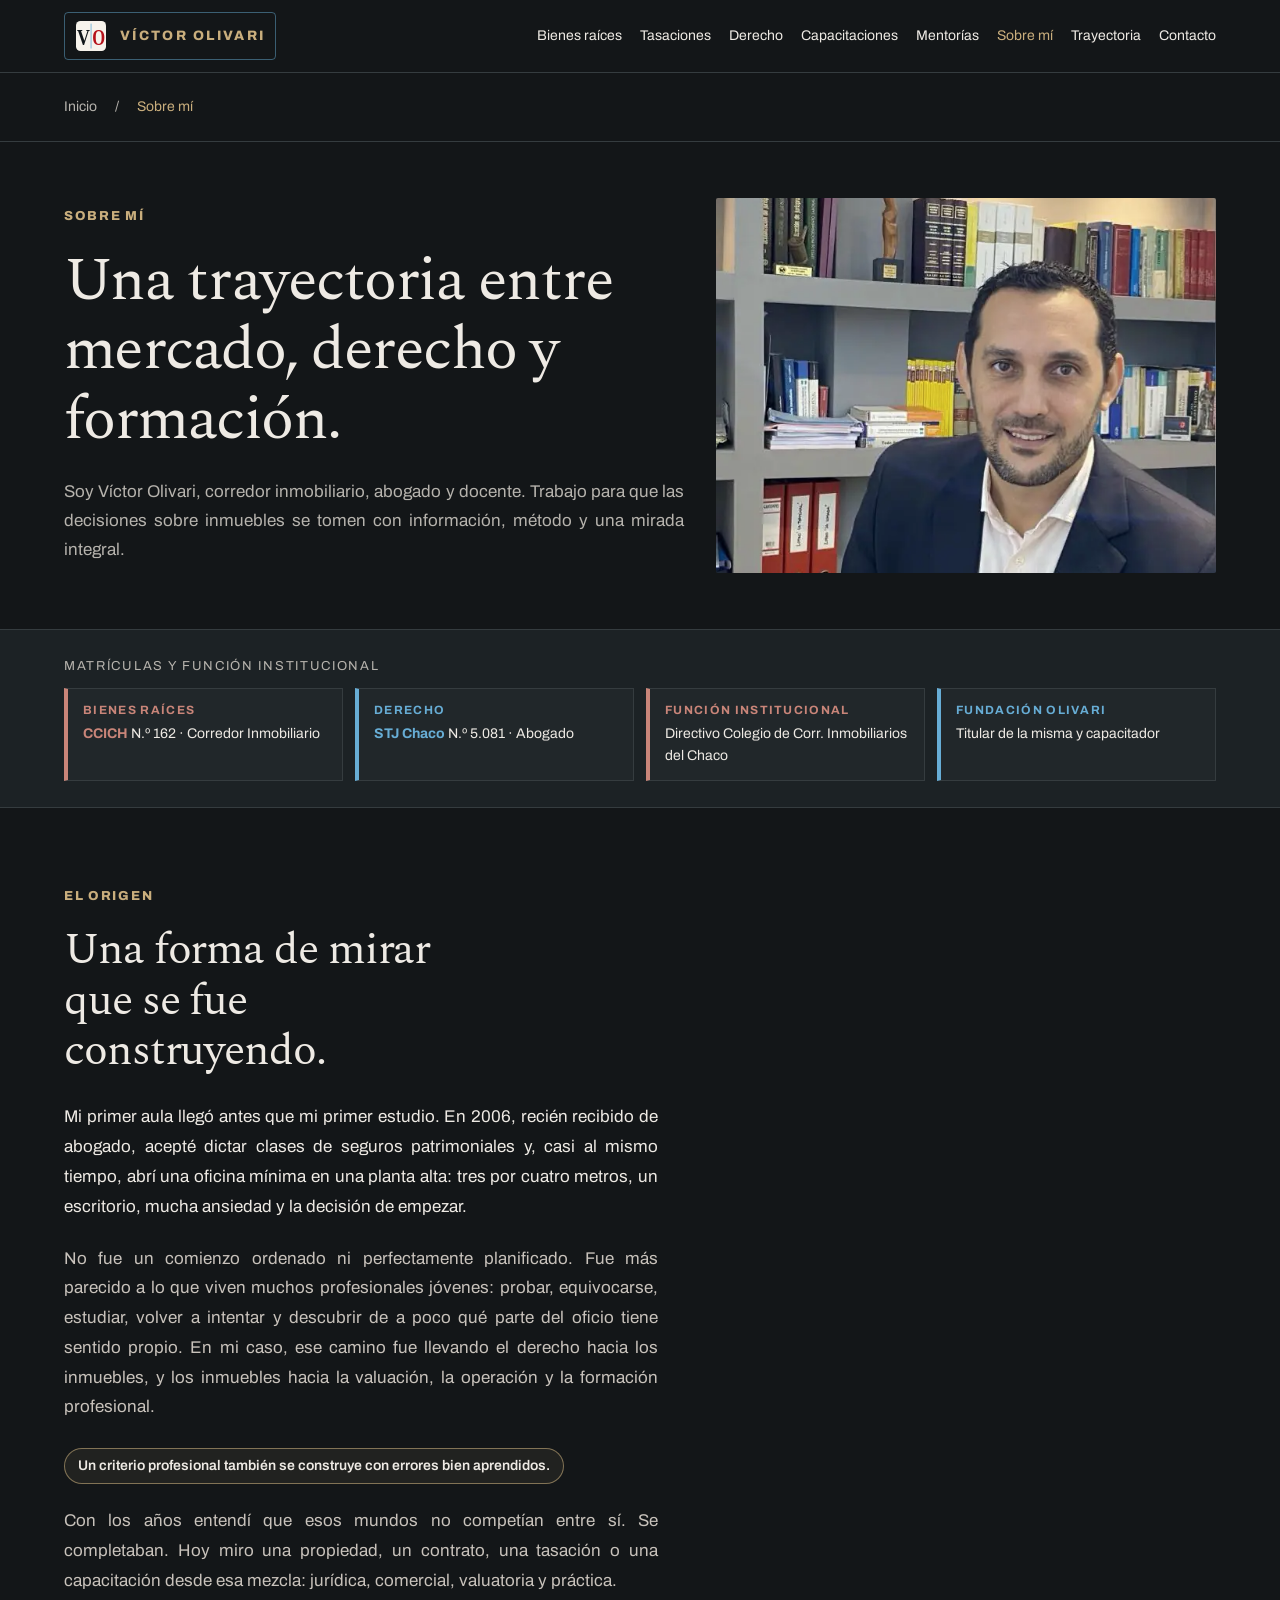
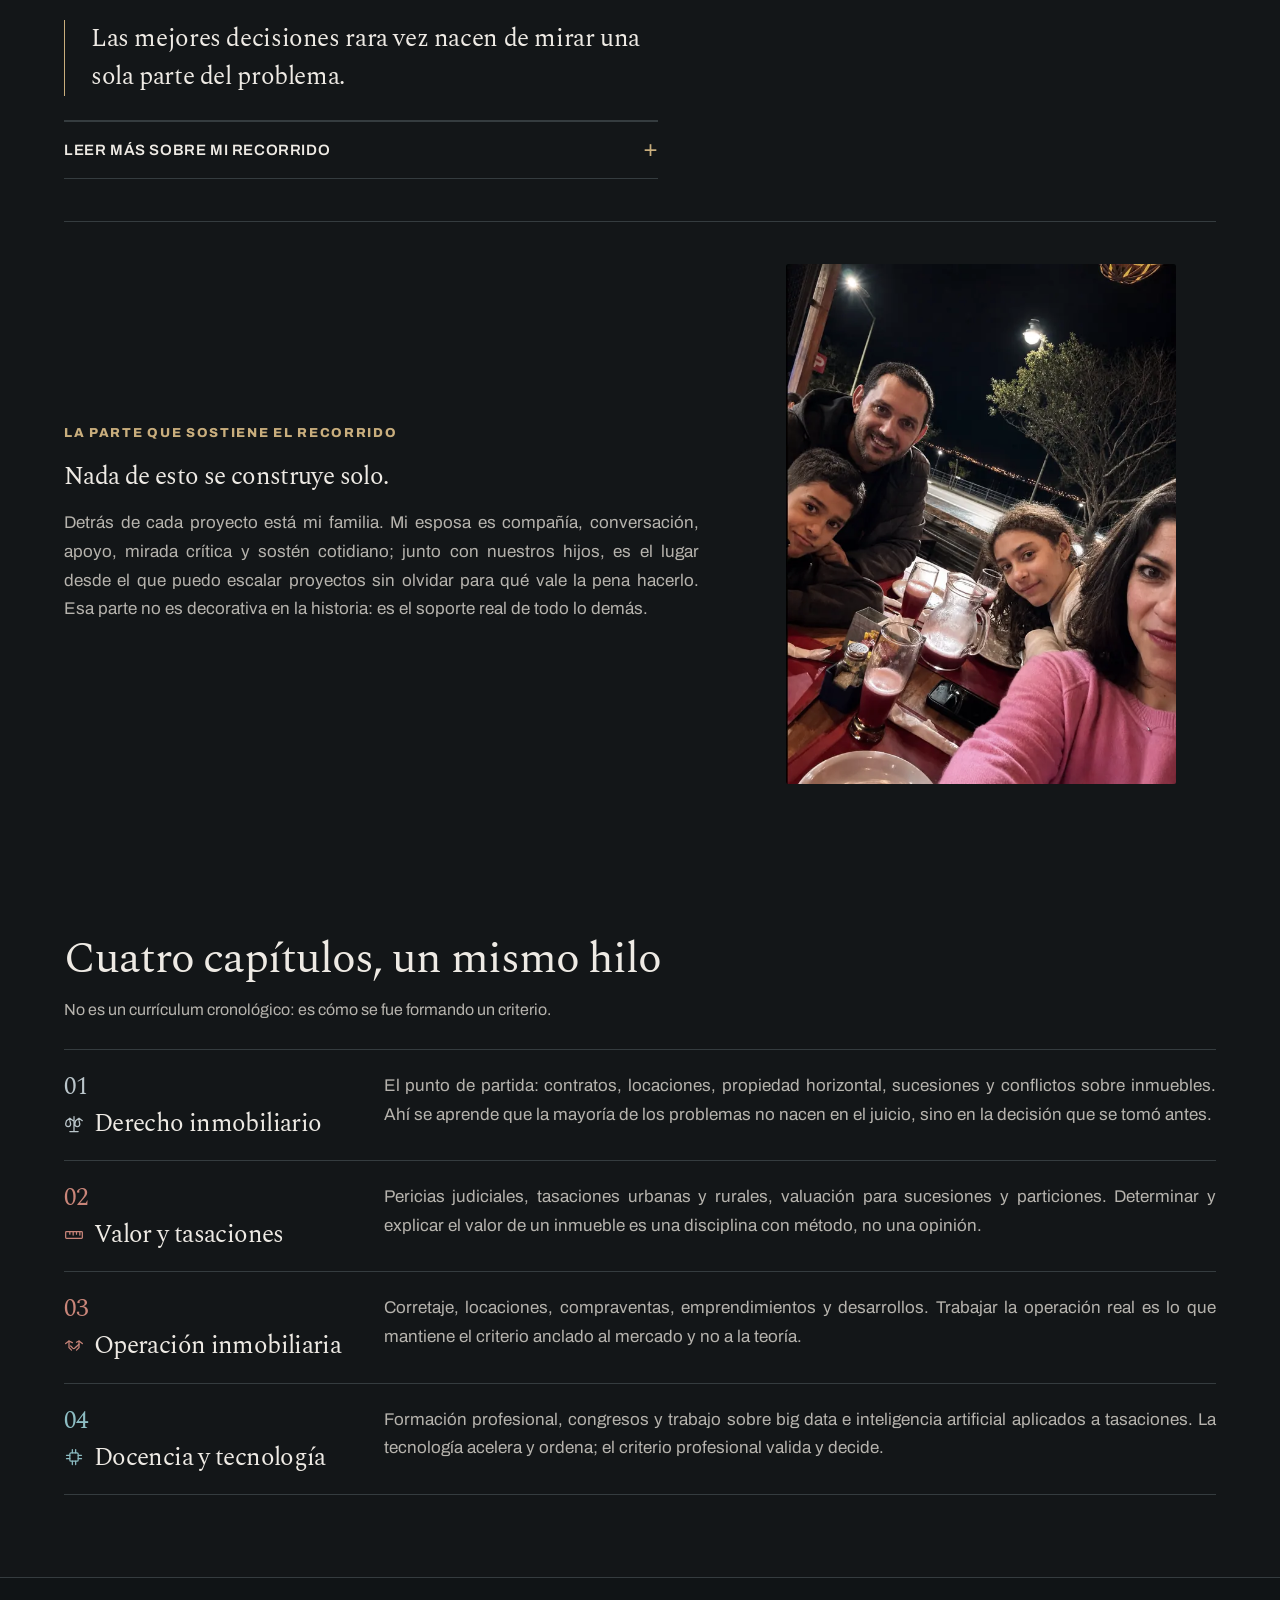
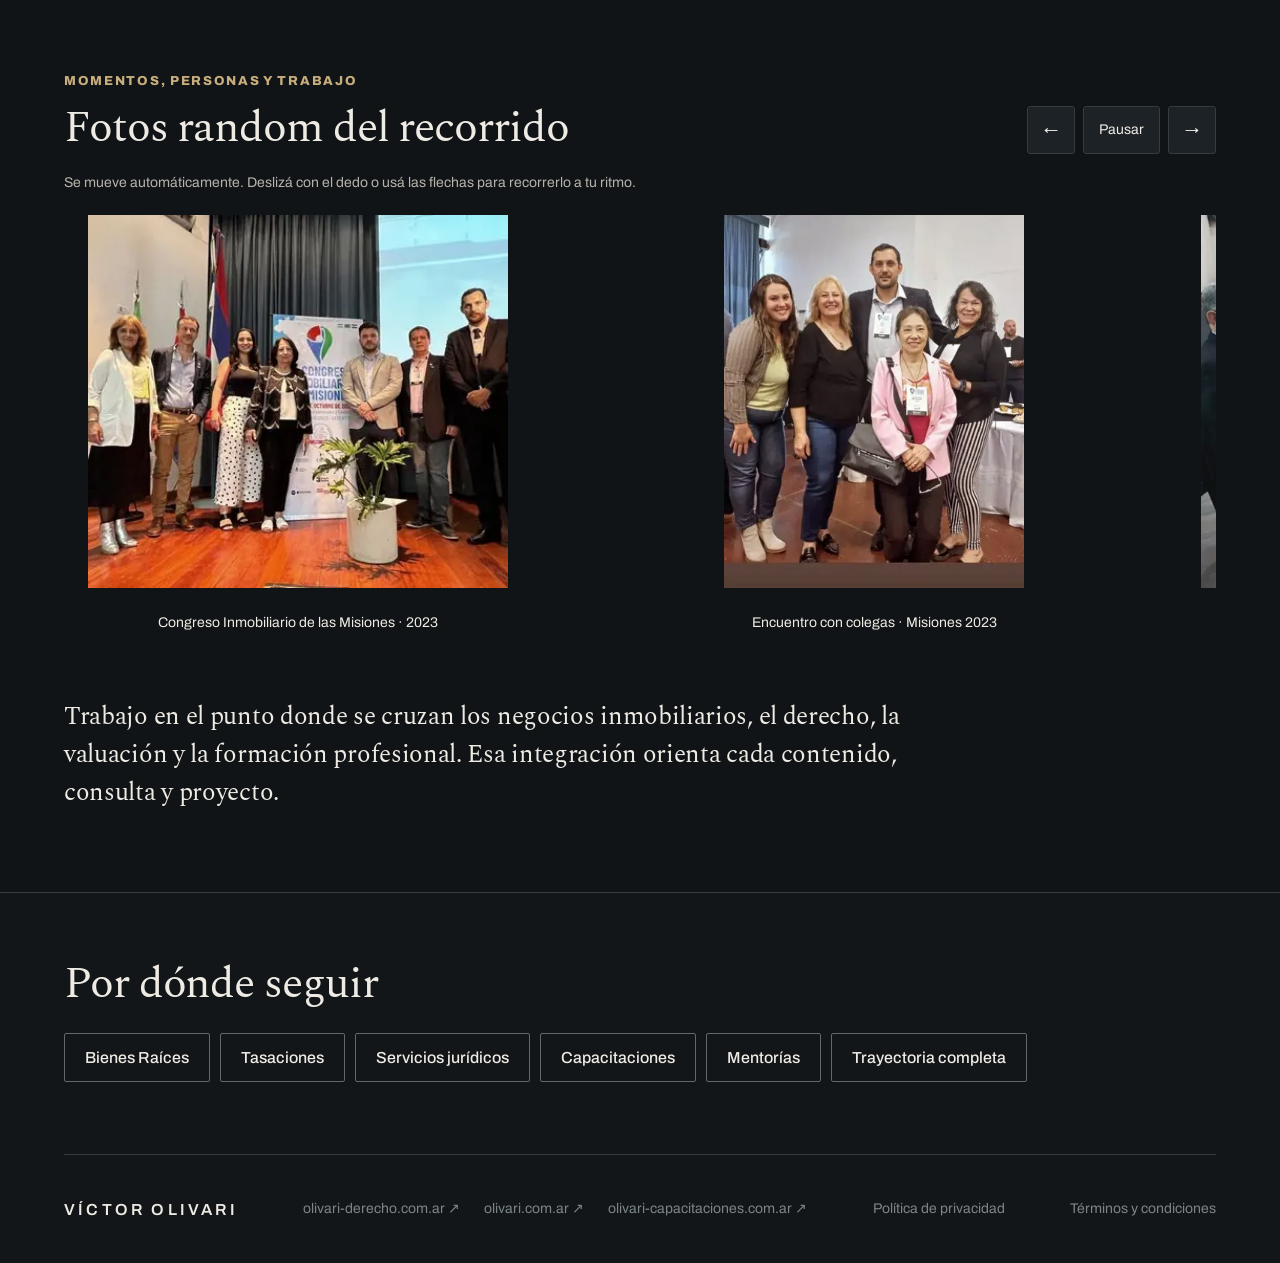
<file: sobre-mi/index.html>
<!doctype html>
<html lang="es">
<head>
<meta charset="utf-8">
<meta name="viewport" content="width=device-width, initial-scale=1">
<title>Sobre mí · Víctor Olivari</title>
<meta name="description" content="Corredor inmobiliario (CCICH 162) y abogado (STJ Chaco 5.081). Cómo se formó un criterio que cruza valuación, derecho y tecnología.">
<link rel="canonical" href="https://www.victorolivari.com.ar/sobre-mi/">
<meta property="og:type" content="website">
<meta property="og:title" content="Sobre mí · Víctor Olivari">
<meta property="og:description" content="Corredor inmobiliario (CCICH 162) y abogado (STJ Chaco 5.081). Cómo se formó un criterio que cruza valuación, derecho y tecnología.">
<meta property="og:url" content="https://www.victorolivari.com.ar/sobre-mi/">
<meta property="og:locale" content="es_AR">
<meta property="og:image" content="https://www.victorolivari.com.ar/compartir.jpg?v=20260920">
<meta property="og:image:width" content="1200">
<meta property="og:image:height" content="630">
<meta property="og:image:alt" content="Víctor Olivari, corredor inmobiliario y abogado">
<meta name="twitter:card" content="summary_large_image">
<meta name="twitter:image" content="https://www.victorolivari.com.ar/compartir.jpg?v=20260920">
<meta name="theme-color" content="#131618">
<meta name="robots" content="index, follow, max-image-preview:large">
<link rel="icon" type="image/svg+xml" href="/favicon.svg?v=20260909-2">
<link rel="icon" type="image/png" sizes="32x32" href="/favicon-32.png?v=20260909-1">
<link rel="icon" type="image/png" sizes="16x16" href="/favicon-16.png?v=20260909-1">
<link rel="apple-touch-icon" sizes="180x180" href="/apple-touch-icon.png?v=20260909-1">
<link rel="manifest" href="/site.webmanifest?v=20260906">
<link rel="preconnect" href="https://fonts.googleapis.com">
<link rel="preconnect" href="https://fonts.gstatic.com" crossorigin>
<link rel="stylesheet" href="https://fonts.googleapis.com/css2?family=Archivo:wght@400;500;600&family=Spectral:wght@400&display=swap">
<style>

    body { margin: 0; background: #131618; }
    a { color: inherit; text-decoration: none; }
    a:hover { color: var(--ocre); }
    .page {
      background: #131618; color: #EAE6E0;
      font-family: Archivo, Helvetica Neue, sans-serif;
      --h1: calc(clamp(30px, 3.75vw, 48px) * var(--ts));
      --h2: calc(clamp(23px, 2.66vw, 34px) * var(--ts));
      --h3: calc(clamp(19px, 1.875vw, 24px) * var(--ts));
      --body: calc(clamp(16px, 1.3vw, 17px) * var(--bs));
      --small: calc(clamp(14.5px, 1.2vw, 15.5px) * var(--bs));
      --label: calc(clamp(12px, 1vw, 13px) * var(--bs));
      --ink: #EAE6E0; --muted: #A29C95; --panel: #1D2124; --deep: #0E1113; --line: #2A2F32;
    }
    .h { font-family: var(--tf); font-weight: 700; letter-spacing: -0.03em; line-height: 1.1; margin: 0; }
    .wrap { padding-left: 80px; padding-right: 80px; }
    .lbl { font-size: var(--label); letter-spacing: 0.2em; text-transform: uppercase; color: var(--muted); }
    .body { font-size: var(--body); line-height: 1.72; color: var(--muted); margin: 0; }
    .ph { background: var(--panel); overflow: hidden; }
    .ph img { width: 100%; height: 100%; object-fit: cover; display: block; }
    .photo { background: var(--panel); border: 1px dashed #454D51; display: flex; align-items: center; justify-content: center; text-align: center; padding: 14px; color: #7C858A; font-size: var(--label); letter-spacing: 0.08em; line-height: 1.7; }
    /* --- Relato: columna de lectura para los textos largos --- */
    .relato { max-width: 66ch; }
    .relato p { font-size: calc(var(--body) * 1.05); line-height: 1.85; color: #C8C2BB; margin: 0 0 1.15em; }
    .relato p:last-child { margin-bottom: 0; }
    .relato .entrada { font-size: calc(var(--body) * 1.28); line-height: 1.62; color: var(--ink); margin-bottom: 1.3em; }
    .relato strong { color: var(--ink); font-weight: 600; }
    .destacado { font-family: var(--tf); font-size: var(--h3); line-height: 1.45; letter-spacing: -0.015em;
                 color: var(--ink); border-left: 2px solid var(--ocre); padding-left: 26px; margin: 34px 0; }
    /* --- Andamio: lo que Víctor tiene que escribir. Se borra al completarlo. --- */
    .completar { border: 1px dashed #4C5256; padding: 22px 24px; margin: 32px 0; max-width: 66ch; }
    .completar > div:first-child { display: flex; align-items: center; gap: 9px; margin-bottom: 12px; }
    .completar ul { margin: 0; padding-left: 18px; }
    .completar li { font-size: var(--small); line-height: 1.75; color: #A29C95; margin-bottom: 7px; }
    .completar li::marker { color: var(--ocre); }
    .completar li b { color: #C8C2BB; font-weight: 600; }
    .completar .pista { font-size: var(--label); line-height: 1.7; color: #7C858A; margin: 12px 0 0; font-style: italic; }
    .b { border: 1px solid #3D4548; color: var(--ink); background: transparent; padding: 15px 24px;
         font-size: var(--small); font-weight: 600; letter-spacing: 0.05em; text-transform: uppercase;
         display: inline-block; cursor: pointer; transition: background .16s ease, border-color .16s ease, color .16s ease; }
    .b-br:hover, .b-tas:hover { background: var(--rojo); border-color: var(--rojo); color: #FFFFFF; }
    .b-der:hover { background: var(--gris); border-color: var(--gris); color: #131618; }
    .b-cap:hover { background: var(--verde); border-color: var(--verde); color: #FFFFFF; }
    .b-mi:hover { background: var(--ocre); border-color: var(--ocre); color: #131618; }
    .b-men:hover { background: var(--violeta); border-color: var(--violeta); color: #131618; }
    .nav { display: flex; align-items: center; justify-content: space-between; padding-top: 18px; padding-bottom: 18px; border-bottom: 1px solid var(--line); }
    .nav-links { display: flex; gap: 28px; font-size: var(--small); color: var(--muted); }
    .nav-links a { transition: color .16s ease; }
    .nl-br:hover { color: var(--rojo); } .nl-der:hover { color: var(--gris); }
    .nl-cap:hover { color: var(--verde); } .nl-mi:hover { color: var(--ocre); }
    .nl-men:hover { color: var(--violeta); }
    .nav-burger { display: none; }
    .phero { display: grid; grid-template-columns: 1.3fr 1fr; gap: 52px; padding-top: 52px; padding-bottom: 56px; align-items: center; }
    .cols2 { display: grid; grid-template-columns: repeat(2, minmax(0, 1fr)); gap: 20px; }
    .cols3 { display: grid; grid-template-columns: repeat(3, minmax(0, 1fr)); gap: 20px; }
    .card { background: var(--panel); padding: 28px 26px; display: flex; flex-direction: column; gap: 13px; }
    .row { display: grid; grid-template-columns: 260px 1fr; gap: 32px; padding: 22px 0; border-top: 1px solid var(--line); }
    .field { border: 1px solid #3D4548; background: #16191B; padding: 15px 16px; font-size: var(--small); color: #6E7679; }
    .aviso { border-left: 3px solid var(--gris); background: var(--panel); padding: 20px 24px; font-size: var(--small); line-height: 1.7; color: #C0BAB3; }
    .chip { border: 1px solid #3D4548; padding: 9px 15px; font-size: var(--small); color: #C0BAB3; display: inline-block; }
    .chip:hover { border-color: var(--ocre); }
    .chips { display: flex; flex-wrap: wrap; gap: 10px; }
    details > summary { list-style: none; cursor: pointer; padding: 16px 0; border-top: 1px solid var(--line); font-size: var(--small); font-weight: 600; letter-spacing: 0.05em; text-transform: uppercase; color: var(--muted); display: flex; justify-content: space-between; align-items: center; }
    details > summary::-webkit-details-marker { display: none; }
    details > summary:hover { color: var(--ink); }
    details[open] > summary .mas { display: none; }
    details:not([open]) > summary .menos { display: none; }
    .foot { display: flex; justify-content: space-between; align-items: center; gap: 20px; flex-wrap: wrap; font-size: var(--label); color: #7C858A; border-top: 1px solid var(--line); padding-top: 32px; padding-bottom: 32px; }
    .foot-links { display: flex; gap: 24px; flex-wrap: wrap; }
    @media (max-width: 1300px) { .wrap { padding-left: 52px; padding-right: 52px; } }
    @media (max-width: 900px) {
      .phero { grid-template-columns: 1fr; gap: 34px; }
      .cols2, .cols3 { grid-template-columns: 1fr; }
      .row { grid-template-columns: 1fr; gap: 10px; }
    }
    @media (max-width: 640px) {
      .wrap { padding-left: 22px; padding-right: 22px; }
      .nav-links { display: none; } .nav-burger { display: block; }
      .foot { flex-direction: column; align-items: flex-start; gap: 14px; }
    }
  /*EDITORIAL*/
/* Diseño compartido. sincronizar-editorial.py lo integra en los artboards. */
html { color-scheme: dark; scroll-padding-top: 5.5rem; }
body { margin: 0; background: #131618; }
.page { --ts: 1; --bs: 1; --tf: Spectral, Georgia, serif;
  --rojo: #C98579; --gris: #BAC5CA; --verde: #8DBDC3; --ocre: #C9AE7D; --violeta: #B4A7CA;
  --ink: #EEEAE4; --muted: #B6B3AD; --panel: #1C2225; --deep: #101416; --line: #353C3F;
  --h1: clamp(2.15rem, 1.4rem + 3vw, 4.25rem); --h2: clamp(1.8rem, 1.3rem + 1.8vw, 2.8rem);
  --h3: clamp(1.3rem, 1.1rem + .6vw, 1.65rem); --quote: clamp(1.8rem, 1.1rem + 2.6vw, 3.2rem);
  --body: 1.0625rem; --small: 1rem; --label: .8125rem;
  font-family: Archivo, 'Helvetica Neue', Arial, sans-serif; color: var(--ink); line-height: 1.6;
  overflow-wrap: break-word; min-height: 100vh; }
.page *, .page *::before, .page *::after { box-sizing: border-box; }
.page { --rojo: #C98579 !important; --gris: #BAC5CA !important; --verde: #8DBDC3 !important;
  --ocre: #C9AE7D !important; --violeta: #B4A7CA !important; }
.page [hidden] { display: none !important; }
.page img { display: block; max-width: 100%; }
.page a { color: inherit; text-decoration: none; text-underline-offset: .25em; }
.page a:focus-visible, .page button:focus-visible, .page summary:focus-visible,
.page input:focus-visible, .page select:focus-visible, .page textarea:focus-visible {
  outline: 2px solid var(--ocre); outline-offset: 5px; }
.page button, .page input, .page select, .page textarea { font: inherit; }
.page button, .page summary, .page a { -webkit-tap-highlight-color: rgba(201,174,125,.15); }
.page .wrap { width: 100%; max-width: 1360px; margin-inline: auto; padding-inline: 22px; }
.page .h { font-family: Spectral, Georgia, serif; font-weight: 400; letter-spacing: -.025em; line-height: 1.15; text-wrap: balance; }
.page h1 { text-transform: none !important; }
.page .lbl { font-family: Archivo, Arial, sans-serif; font-size: .8125rem; letter-spacing: .13em; line-height: 1.6; }
.page .body { color: var(--muted); line-height: 1.7; }
.page .b { display: inline-flex; align-items: center; justify-content: center; gap: .6rem;
  min-height: 48px; padding: 12px 20px; max-width: 100%; border: 1px solid #62696A;
  border-radius: 2px; font-size: 1rem; font-family: Archivo, Arial, sans-serif;
  line-height: 1.45; font-weight: 500; letter-spacing: 0; text-transform: none;
  color: var(--ink); background: transparent; cursor: pointer;
  transition: background .18s ease, color .18s ease, border-color .18s ease; }
.page .b.primary { background: var(--ink); border-color: var(--ink); color: #131618; }
.page .text-link { display: inline-flex; gap: .7rem; align-items: center; min-height: 44px;
  text-decoration: underline; text-decoration-color: #737A7B; }
.page .text-link::after { content: '→'; font-family: Arial, sans-serif; transition: transform .2s ease; }
.page .text-link[target='_blank']::after { content: '↗'; }
.page .skip-link { position: absolute; left: 22px; top: -150px; z-index: 100;
  background: var(--ink); color: #131618; padding: 14px 20px; }
.page .skip-link:focus { top: 12px; }
.page .site-header { position: sticky; top: 0; z-index: 30; background: #131618; border-bottom: 1px solid var(--line); }
.page .site-nav { display: flex; align-items: center; justify-content: space-between; gap: 18px; min-height: 72px; }
.page .brand { font-family: Archivo, Arial, sans-serif; font-size: .85rem; letter-spacing: .16em; font-weight: 600; white-space: nowrap; }
.page .desktop-links { display: none; }
.page .mobile-menu > summary { display: flex; gap: 10px; align-items: center; justify-content: center;
  min-width: 76px; min-height: 48px; padding: 8px 0; border: 0; color: var(--ink);
  font-size: .875rem; letter-spacing: 0; text-transform: none; }
.page summary { cursor: pointer; list-style: none; }
.page summary::-webkit-details-marker { display: none; }
.page .menu-icon { width: 20px; height: 12px; border-top: 1px solid; border-bottom: 1px solid; }
.page .mobile-menu[open] .menu-icon { height: 1px; border-bottom: 0; }
.page .mobile-links { position: absolute; inset: 72px 0 auto; padding: 12px 22px 24px;
  background: #1C2225; border-bottom: 1px solid var(--line); max-height: calc(100vh - 72px); max-height: calc(100dvh - 72px); overflow: auto; }
.page .mobile-links a { display: block; padding: 12px 0; min-height: 48px; border-bottom: 1px solid var(--line); }
.page [aria-current='page'] { color: var(--ocre); }
.page main { outline: none; }
.page .location-guide { display: flex; align-items: center; flex-wrap: wrap; gap: 8px 24px;
  padding-block: 12px; border-bottom: 1px solid var(--line); font-size: .875rem; }
.page .breadcrumb, .page .section-links { display: flex; align-items: center; flex-wrap: wrap; gap: 4px 18px; }
.page .breadcrumb { color: var(--muted); }
.page .location-guide a { display: inline-flex; align-items: center; gap: 8px; min-height: 44px; }
.page .location-guide a:hover { color: var(--ocre); }
.page .back-link { color: var(--ocre); padding-right: 20px; border-right: 1px solid var(--line); }
.page .section-links { justify-content: space-between; flex: 1; max-width: 540px; gap: 4px 12px; }
.page .section-links a { border-bottom: 1px solid transparent; }
.page .section-links a:hover, .page .section-links a:focus-visible { border-bottom-color: var(--ocre); }
.page main [id] { scroll-margin-top: 1rem; }
.page .hero { display: grid; grid-template-columns: minmax(0,1fr); gap: 26px; padding-block: 32px 44px; }
.page .hero-copy .lbl { color: var(--ocre); margin-bottom: 12px; }
.page .hero h1 { font-size: clamp(1.5rem, 6.6vw, 2rem); max-width: none; margin-bottom: 16px; }
.page .hero-title-line { display: block; white-space: nowrap; }
.page .professional { color: #91C9E8; }
.page .unit[style*='--gris'] .lbl { color: var(--ocre); }
.page .hero .hero-intro { max-width: 48ch; font-size: 1rem; margin: 0 0 20px; }
.page .hero-ctas { display: flex; flex-direction: row; flex-wrap: wrap; gap: 10px; }
.page .hero-ctas .b { flex: 1 1 auto; padding-inline: 14px; }
.page .hero-portrait { margin: 0; min-width: 0; }
.page .hero-portrait .ph { height: 245px; border-radius: 2px; }
.page .hero-portrait img { object-position: 60% 38%; }
.page figcaption { margin-top: 12px; font-size: .8125rem; color: var(--muted); }
.page .ph { background: var(--panel); padding: 0 !important; border: 0 !important; overflow: hidden; border-radius: 2px; }
.page .ph img { display: block; width: 100%; height: 100%; object-fit: cover; filter: saturate(.8); }
.page .section { padding-block: 48px; }
.page .section-head { display: grid; gap: 14px; margin-bottom: 26px; }
.page .section-head h2 { font-size: var(--h2); }
.page .section-head p { max-width: 54ch; margin: 0; }
.page .creds { padding-block: 22px; border-block: 1px solid var(--line); background: var(--panel); }
.page .creds-list { display: flex; flex-direction: column; gap: 8px; font-size: .875rem; margin-top: 12px; }
.page[data-page="SobreMi"] .creds-list {
  display: grid; grid-template-columns: repeat(2, minmax(0, 1fr)); gap: 12px;
  width: 100%; color: var(--ink);
}
.page[data-page="SobreMi"] .cred-item {
  display: flex; flex-direction: column; gap: 4px; min-height: 78px;
  padding: 13px 15px; border: 1px solid var(--line); border-left-width: 4px;
  background: rgba(255, 255, 255, .025);
}
.page[data-page="SobreMi"] .cred-domain {
  font-size: .75rem; font-weight: 700; line-height: 1.35;
  letter-spacing: .11em; text-transform: uppercase;
}
.page[data-page="SobreMi"] .cred-realestate { border-left-color: #d18479; }
.page[data-page="SobreMi"] .cred-realestate .cred-domain,
.page[data-page="SobreMi"] .cred-realestate strong { color: #d18479; }
.page[data-page="SobreMi"] .cred-law { border-left-color: #67add5; }
.page[data-page="SobreMi"] .cred-law .cred-domain,
.page[data-page="SobreMi"] .cred-law strong { color: #67add5; }
@media (max-width: 640px) {
  .page[data-page="SobreMi"] .creds-list { grid-template-columns: 1fr; }
}
.page .manifesto { max-width: 1000px; padding-block: 44px; }
.page .manifesto p { font-size: var(--quote); line-height: 1.3; margin: 0; }
.page .manifesto { padding-block: clamp(36px, 5vw, 72px); border-bottom: 1px solid var(--line); }
.page .manifesto .manifesto-premise { font: 400 1rem/1.5 Archivo, Arial, sans-serif; color: var(--muted); margin-bottom: 14px; }
.page .manifesto-premise span, .page .manifesto-equals { color: var(--ocre); }
.page .units { display: grid; grid-template-columns: minmax(0,1fr); gap: 16px; }
.page .unit { background: transparent; border-top: 1px solid var(--line); min-width: 0; }
.page .unit-body { padding: 24px 0; display: flex; flex-direction: column; align-items: flex-start; gap: 12px; }
.page .unit h3 { margin: 0; font-size: 1.65rem; }
.page .unit p { margin: 0; }
.page .unit .text-link { margin-top: auto; }
.page .unit .lbl { color: var(--area, var(--muted)); }
.page .unit-photo { margin: 6px 0; width: 100%; aspect-ratio: 4 / 3; }
.page .unit-photo img { object-position: center 30%; }
.page .unit-photo img[src*='INMO'] { object-position: center 10%; }
.page .unit-photo img[src*='curso1'] { object-position: 28% center; }
.page .about .about-portrait { aspect-ratio: 1 / 1; }
.page .about-portrait img { object-position: center 40%; }
.page .about { display: grid; grid-template-columns: minmax(0,1fr); gap: 28px; }
.page .about .ph { aspect-ratio: 4 / 3; }
.page .about h2 { font-size: var(--h2); margin: 12px 0 18px; }
.page .about p { max-width: 55ch; }
.page .about .text-link { margin-top: 16px; }
.page .gallery { display: grid; grid-template-columns: minmax(0,1fr); gap: 26px; }
.page .gallery figure { margin: 0; }
.page .gallery .ph { aspect-ratio: 16 / 10; }
.page .close-ctas { display: flex; flex-direction: row; flex-wrap: wrap; gap: 12px; justify-content: flex-start; }
.page .closing { border-top: 1px solid var(--line); }
.page .closing h2 { font-size: var(--h2); margin-bottom: 16px; }
.page .closing p { margin: 0 0 24px; max-width: 54ch; }
.page .foot { display: flex; flex-direction: column; align-items: flex-start; gap: 22px; padding-block: 32px; font-size: .875rem; }
.page .foot .h { font: 600 .85rem Archivo, Arial, sans-serif; white-space: nowrap; }
.page .foot-links { display: flex; flex-wrap: wrap; gap: 6px 24px; }
.page .social-links { display: flex; flex-wrap: wrap; gap: 12px 24px; }
.page .social-links a { display: inline-flex; align-items: center; gap: 10px; min-height: 48px; font-size: 1rem; color: var(--muted); }
.page .social-links a:hover { color: var(--ocre); }
.page .social-links svg { width: 20px; height: 20px; flex-shrink: 0; fill: currentColor; }
.page .area-socials { margin-top: 32px; padding-block: 24px 32px; border-top: 1px solid var(--line); }
.page .area-socials .lbl { margin-bottom: 10px; }
.page .foot a { min-height: 44px; display: inline-flex; align-items: center; overflow-wrap: anywhere; }
.page .phero { display: grid; grid-template-columns: minmax(0,1fr); gap: 28px; padding-block: 36px 44px; }
.page .phero .ph { max-height: 300px; aspect-ratio: 4 / 3 !important; }
.page .phero h1 { max-width: 22ch; }
.page .phero .body { font-size: var(--body) !important; }
.page .relato { max-width: 66ch; }
.page .relato p, .page .relato .entrada { font-size: var(--body); line-height: 1.75; }
.page .destacado { font: 400 var(--h3)/1.5 Spectral, Georgia, serif; border-left: 1px solid var(--ocre); margin: 24px 0; }
.page .story-pill { display: inline-flex; align-items: center; max-width: 100%; margin: 6px 0 22px;
  padding: 8px 13px; border: 1px solid color-mix(in srgb, var(--ocre) 58%, transparent);
  border-radius: 999px; color: var(--ink); background: rgba(201,174,125,.08);
  font-size: .875rem; font-weight: 600; line-height: 1.35; }
.page .cols2, .page .cols3 { display: grid; grid-template-columns: minmax(0,1fr); gap: 18px; }
.page .cols2 > *, .page .cols3 > *, .page .row > *, .page .tray-row > * { min-width: 0; }
.page .card { padding: 24px; border-top-width: 1px !important; }
.page .row, .page .tray-row { display: grid; grid-template-columns: minmax(0,1fr) !important; gap: 10px; padding-block: 22px; }
.page .tray-src { text-align: left !important; }
.page .tray-thumb { width: 100%; max-width: 280px; }
.page .practice-list { border-top: 1px solid var(--line); }
.page .practice { border-bottom: 1px solid var(--line); }
.page .practice > summary { min-height: 64px; display: flex; align-items: center; justify-content: space-between;
  gap: 18px; border: 0; font-family: Archivo, Arial, sans-serif; font-size: 1.0625rem; color: var(--ink); font-weight: 400; letter-spacing: 0; text-transform: none; }
.page .practice > summary::after { content: '+'; font: 300 1.6rem Arial, sans-serif; color: var(--muted); flex-shrink: 0; }
.page .practice[open] > summary::after { content: '−'; }
.page .practice > .body { padding-bottom: 24px; max-width: 65ch; }
.page .program-group { margin-bottom: 24px; }
.page .program-group > summary { min-height: 64px; border: 0; font-weight: 400; letter-spacing: 0; text-transform: none; gap: 16px; color: var(--ink); }
.page .program-group > summary::after { content: '+'; font: 1.5rem Arial, sans-serif; }
.page .program-group[open] > summary::after { content: '−'; }
.page .program-group .cols3 { padding-bottom: 12px; }
.page .program-group .h { font-family: Archivo, Arial, sans-serif; font-size: 1.125rem !important; line-height: 1.4; }
.page .program-group > summary .h { font: 400 1.5rem/1.3 Spectral, Georgia, serif !important; }
.page .program-group summary { display: flex; align-items: center; justify-content: space-between; }
.page .contact-areas { display: grid; gap: 18px; }
.page .contact-area { border: 1px solid var(--line); padding: 0 20px; background: var(--panel); }
.page .contact-area > summary { min-height: 80px; border: 0; text-transform: none; letter-spacing: 0; color: var(--ink); font-size: 1.125rem; gap: 16px; }
.page .contact-area > summary::after { content: '+'; font: 1.5rem Arial, sans-serif; }
.page .contact-area[open] > summary::after { content: '−'; }
.page .contact-area .card { padding: 0 0 24px; border: 0 !important; }
.page .campo > span { font-size: .875rem; text-transform: none; letter-spacing: 0; }
.page .campo input, .page .campo select, .page .campo textarea { width: 100%; min-width: 0; max-width: 100%; min-height: 48px;
  padding: 12px; background: #131618; color: var(--ink); border: 1px solid #61696D; border-radius: 2px; font-size: 1rem; }
.page .campo textarea { min-height: 120px; }
.page .campo input::placeholder, .page .campo textarea::placeholder { color: #A9ACAC; opacity: 1; }
.page .via { overflow-wrap: anywhere; }
.page .via svg { flex-shrink: 0; }
.page .chip { font-size: 1rem; }
.page .record-img { max-width: 100%; height: auto; }
.page .cta-movil { position: static !important; display: flex !important; width: fit-content !important; max-width: calc(100% - 44px); margin: 0 auto 32px; padding: 14px 20px; gap: 10px; align-items: center; border: 1px solid var(--line); background: transparent !important; color: var(--ink) !important; box-shadow: none !important; border-radius: 2px !important; }
@media (hover: hover) {
  .page .b:hover { background: #2B3336; color: var(--ink); border-color: var(--ocre); }
  .page .b.primary:hover { background: #D8C9AD; color: #131618; border-color: #D8C9AD; }
  .page .text-link:hover, .page .foot a:hover, .page .desktop-links a:hover { color: var(--ocre); }
  .page .text-link:hover::after { transform: translateX(3px); }
}
@media (max-width: 699px) {
  .page .anio-cuerpo > div[style*='grid-template-columns'] { grid-template-columns: minmax(0, 1fr) !important; gap: 8px !important; }
  .page .anio-cuerpo > div > div { min-width: 0; }
  .page .wrap[style*='padding-top'] { padding-top: 40px !important; }
  .page .wrap[style*='padding-bottom'] { padding-bottom: 40px !important; }
  .page .wrap[style*='padding-bottom: 18px'], .page .wrap[style*='padding-bottom: 26px'] { padding-bottom: 18px !important; }
  .page .cols2[style], .page .cols3[style] { gap: 22px !important; }
  .page h2[style*='max-width'] { max-width: 100% !important; }
}
@media (min-width: 700px) {
  .page .wrap { padding-inline: 40px; }
  .page .hero { grid-template-columns: minmax(0,1.1fr) minmax(0,1fr); gap: 36px; align-items: center; padding-block: 52px; }
  .page .hero h1 { font-size: clamp(1.4rem, 3vw, 3rem); }
  .page .hero-portrait .ph { height: auto; aspect-ratio: 4 / 5; }
  .page .hero-portrait img { object-position: 100% 45%; }
  .page .section { padding-block: 64px; }
  .page .creds-list { flex-direction: row; flex-wrap: wrap; gap: 12px 32px; }
  .page .units { grid-template-columns: minmax(0,1fr); gap: 24px; }
  .page .unit-body { display: grid; grid-template-columns: minmax(0,.85fr) minmax(0,1fr); gap: 14px 28px; align-items: start; }
  .page .unit-body > * { grid-column: 2; }
  .page .unit-body .unit-photo { grid-column: 1; grid-row: 1 / 5; aspect-ratio: 4 / 5; margin: 0; }
  .page .unit-body .text-link { align-self: end; }
  .page .unit-body { height: 100%; }
  .page .gallery, .page .cols2, .page .cols3 { grid-template-columns: repeat(2,minmax(0,1fr)); }
  .page .about { grid-template-columns: repeat(2,minmax(0,1fr)); gap: 44px; align-items: center; }
  .page .phero { grid-template-columns: minmax(0,1.25fr) minmax(0,1fr); padding-block: 56px; }
  .page .phero .ph { max-height: 430px; }
  .page .phero.text-only { grid-template-columns: 1fr; }
  .page .tray-row { grid-template-columns: 80px minmax(0,1fr) minmax(180px,.75fr) !important; gap: 24px; }
  .page .row { grid-template-columns: minmax(170px,.6fr) minmax(0,1.7fr) !important; gap: 26px; }
  .page .contact-areas { max-width: 820px; }
}
@media (min-width: 1100px) {
  .page .wrap { padding-inline: 64px; }
  .page .hero { gap: 80px; padding-block: 64px 72px; }
  .page .hero-portrait { max-width: 440px; justify-self: end; width: 100%; }
  .page .hero .hero-intro { font-size: 1.125rem; }
  .page .hero-ctas .b { flex: none; padding-inline: 24px; }
  .page .desktop-links { display: flex; align-items: center; gap: 18px; font-size: .875rem; }
  .page .desktop-links a { display: inline-flex; align-items: center; min-height: 44px; white-space: nowrap; }
  .page .mobile-menu { display: none; }
  .page .section { padding-block: 80px; }
  .page .section-head { grid-template-columns: 1fr 1fr; gap: 50px; align-items: end; }
  .page .cols3 { grid-template-columns: repeat(3,minmax(0,1fr)); }
  .page .units { grid-template-columns: repeat(3,minmax(0,1fr)); gap: 32px; }
  .page .unit-body { display: flex; gap: 16px; }
  .page .unit-body > .lbl { min-height: 3.2em; }
  .page .unit-body > h3 { min-height: 2.3em; }
  .page .unit-body .unit-photo { aspect-ratio: 4 / 3; margin: 0 0 4px; }
  .page .foot { flex-direction: row; flex-wrap: wrap; justify-content: space-between; align-items: center; }
}
@media (prefers-reduced-motion: no-preference) {
  html { scroll-behavior: smooth; }
  .page details[open] > .body, .page details[open] > .cols3, .page details[open] > .card { animation: editorial-open .22s ease-out; }
  @keyframes editorial-open { from { opacity: .5; transform: translateY(4px); } to { opacity: 1; transform: none; } }
}
@media (prefers-reduced-motion: reduce) {
  .page *, .page *::before, .page *::after { animation: none !important; transition: none !important; scroll-behavior: auto !important; }
}
/* Fotos de las áreas: se conserva el encuadre original, también en celular. */
.page .phero .area-portrait { max-height: none; }
.page .phero .area-portrait-vertical { aspect-ratio: 3 / 4 !important; width: 100%; max-width: 390px; justify-self: center; }
.page .area-portrait img { object-fit: contain; filter: none; }
.page .course-carousel { min-width: 0; border-block: 1px solid var(--line); }
.page .carousel-heading { display: flex; flex-wrap: wrap; align-items: end; justify-content: space-between; gap: 20px; }
.page .carousel-heading .lbl { margin-bottom: 12px; }
.page .carousel-heading .h { font-size: var(--h2); }
.page .carousel-controls { display: flex; gap: 8px; }
.page .carousel-controls[hidden] { display: none; }
.page .carousel-controls button { min-width: 48px; min-height: 48px; padding: 10px 15px; border: 1px solid var(--line); border-radius: 3px; background: var(--panel); color: var(--ink); font: inherit; font-size: .875rem; cursor: pointer; }
.page .carousel-controls button:hover { border-color: var(--verde); }
.page .carousel-controls button:disabled { cursor: default; color: var(--muted); }
.page .carousel-help { color: var(--muted); font-size: .875rem; line-height: 1.5; margin-block: 18px 22px; }
.page .carousel-viewport { overflow-x: auto; overscroll-behavior-x: contain; scrollbar-width: thin; scrollbar-color: var(--verde) var(--panel); scroll-behavior: auto; padding-bottom: 12px; }
.page .carousel-track { display: flex; gap: 20px; width: max-content; }
.page .carousel-track figure { flex: none; width: min(76vw, 480px); margin: 0; }
.page .carousel-track img { display: block; width: 100%; height: auto; aspect-ratio: 4 / 3; object-fit: contain; background: var(--deep); border-radius: 3px; }
.page .carousel-track figcaption { padding-top: 14px; max-width: 38ch; font-size: .875rem; line-height: 1.5; color: var(--muted); }
/* El texto acompaña a cada imagen, incluso cuando la foto es vertical o panorámica. */
.page .course-carousel .carousel-track figure { display: flex; flex-direction: column; align-items: center; text-align: center; }
.page .course-carousel .carousel-track figcaption { width: 100%; max-width: min(100%, 38ch); text-align: center; }
.page .carousel-viewport:focus-visible, .page .carousel-controls button:focus-visible { outline: 2px solid var(--verde); outline-offset: 3px; }
/* El recorrido reúne fotos de formatos muy diferentes; el fondo unifica la serie
   sin recortar personas ni documentos importantes. */
.page .journey-carousel { margin-top: 10px; }
.page .journey-carousel .carousel-track { gap: 16px; }
.page .journey-carousel .carousel-track figure { width: min(82vw, 560px); }
.page .journey-carousel .carousel-track figure { display: flex; flex-direction: column; align-items: center; text-align: center; }
.page .journey-carousel .carousel-track img { aspect-ratio: 3 / 2; filter: saturate(.88); }
.page .journey-carousel .carousel-track figcaption { min-height: 2.7em; width: 100%; max-width: min(100%, 46ch); padding: 12px 2px 0; color: var(--ink); text-align: center; }
.page .story-more { max-width: 66ch; margin-top: 1.35rem; border-top: 1px solid var(--line); border-bottom: 1px solid var(--line); }
.page .story-more > summary { display: flex; align-items: center; justify-content: space-between; min-height: 56px; cursor: pointer; color: var(--ink); font-size: .9375rem; font-weight: 600; letter-spacing: .04em; list-style: none; }
.page .story-more > summary::-webkit-details-marker { display: none; }
.page .story-more > summary::after { content: '+'; color: var(--ocre); font: 1.5rem/1 Arial, sans-serif; }
.page .story-more[open] > summary::after { content: '−'; }
.page .story-more .relato { padding-bottom: 10px; }
.page .family-story { display: grid; gap: 28px; align-items: center; margin-top: 42px; padding-top: 42px; border-top: 1px solid var(--line); }
.page .family-story .ph { aspect-ratio: 3 / 4; max-width: 390px; justify-self: center; }
.page .family-story .ph img { object-fit: cover; }
/* Mentorías: consultoría de criterio, con el violeta como señal del área. */
.page .mentor-hero { display: grid; gap: 30px; padding-block: 42px 54px; }
.page .mentor-hero-copy { align-self: center; }
.page .mentor-hero .lbl, .page .mentor-section .lbl { color: var(--violeta); }
.page .mentor-hero h1 { margin: 14px 0 22px; max-width: 18ch; font-size: var(--h1); }
.page .mentor-lead { max-width: 62ch; margin: 0; font-size: calc(var(--body) * 1.08); }
.page .mentor-pills { display: flex; flex-wrap: wrap; gap: 9px; margin-top: 26px; }
.page .mentor-pill { display: inline-flex; align-items: center; min-height: 38px; padding: 7px 12px;
  border: 1px solid color-mix(in srgb, var(--violeta) 55%, var(--line)); border-radius: 999px;
  background: color-mix(in srgb, var(--violeta) 8%, transparent); color: var(--ink);
  font-size: .875rem; font-weight: 600; line-height: 1.35; }
.page .mentor-hero figure { margin: 0; align-self: center; }
.page .mentor-hero .ph { aspect-ratio: 3 / 2; }
.page .mentor-hero .ph img { object-fit: cover; object-position: center; filter: saturate(.86); }
.page .mentor-hero figcaption { text-align: center; }
.page .mentor-principle { padding-block: 34px; border-block: 1px solid var(--line);
  background: linear-gradient(90deg, color-mix(in srgb, var(--violeta) 7%, transparent), transparent 72%); }
.page .mentor-principle p { max-width: 900px; margin: 0; font: 400 var(--h3)/1.55 Spectral, Georgia, serif; }
.page .mentor-principle strong { color: var(--violeta); font-weight: 400; }
.page .mentor-section { padding-block: 54px; }
.page .mentor-section-head { display: grid; gap: 14px; margin-bottom: 28px; }
.page .mentor-section-head h2 { margin: 0; font-size: var(--h2); max-width: 21ch; }
.page .mentor-section-head p { max-width: 62ch; margin: 0; }
.page .mentor-grid { display: grid; grid-template-columns: minmax(0,1fr); gap: 14px; }
.page .mentor-card { min-width: 0; padding: 22px; border: 1px solid var(--line); border-top-color: var(--violeta);
  background: linear-gradient(145deg, color-mix(in srgb, var(--violeta) 6%, var(--panel)), var(--panel));
  transition: transform .22s ease, border-color .22s ease, background .22s ease; }
.page .mentor-icon { display: inline-flex; width: 42px; height: 42px; align-items: center; justify-content: center;
  margin-bottom: 18px; border: 1px solid color-mix(in srgb, var(--violeta) 55%, var(--line));
  color: var(--violeta); background: color-mix(in srgb, var(--violeta) 7%, transparent); }
.page .mentor-icon svg { width: 22px; height: 22px; fill: none; stroke: currentColor; stroke-width: 1.55;
  stroke-linecap: round; stroke-linejoin: round; }
.page .mentor-card h3 { margin: 0 0 10px; font: 400 var(--h3)/1.28 Spectral, Georgia, serif; }
.page .mentor-card p { margin: 0; font-size: 1rem; line-height: 1.68; color: var(--muted); }
.page .mentor-case { display: grid; gap: 28px; align-items: center; padding-block: 54px;
  border-block: 1px solid var(--line); }
.page .mentor-case .ph { aspect-ratio: 3 / 2; }
.page .mentor-case .ph img { object-fit: cover; filter: saturate(.88); }
.page .mentor-case h2 { margin: 10px 0 18px; font-size: var(--h2); }
.page .mentor-case p { margin: 0 0 16px; max-width: 60ch; }
.page .mentor-method { display: grid; gap: 0; border-top: 1px solid var(--line); counter-reset: mentor-step; }
.page .mentor-step { position: relative; padding: 26px 0 26px 58px; border-bottom: 1px solid var(--line); counter-increment: mentor-step; }
.page .mentor-step::before { content: '0' counter(mentor-step); position: absolute; left: 0; top: 27px;
  color: var(--violeta); font: 600 .875rem/1 Archivo, Arial, sans-serif; letter-spacing: .08em; }
.page .mentor-step h3 { margin: 0 0 8px; font-size: var(--h3); }
.page .mentor-step p { margin: 0; max-width: 64ch; }
.page .mentor-proof-grid { display: grid; grid-template-columns: minmax(0,1fr); gap: 12px; }
.page .mentor-proof { padding: 20px 0; border-top: 1px solid var(--line); }
.page .mentor-proof strong { display: block; margin-bottom: 7px; color: var(--ink); font-size: 1.0625rem; }
.page .mentor-proof p { margin: 0; }
.page .mentor-more { max-width: 820px; margin-top: 30px; }
.page .mentor-cta { margin-block: 12px 56px; padding-block: 36px; border-top: 1px solid var(--violeta);
  background: linear-gradient(110deg, color-mix(in srgb, var(--violeta) 10%, var(--panel)), var(--panel)); }
.page .mentor-cta h2 { margin: 0 0 14px; font-size: var(--h2); }
.page .mentor-cta p { max-width: 62ch; margin: 0 0 24px; }
@media (hover: hover) {
  .page .mentor-card:hover { transform: translateY(-3px); border-color: color-mix(in srgb, var(--violeta) 68%, var(--line)); }
}
@media (min-width: 700px) {
  .page .family-story { grid-template-columns: minmax(0,1.15fr) minmax(260px,.85fr); gap: 48px; }
  .page .mentor-hero, .page .mentor-case { grid-template-columns: minmax(0,1.12fr) minmax(280px,.88fr); gap: 48px; }
  .page .mentor-grid, .page .mentor-proof-grid { grid-template-columns: repeat(2,minmax(0,1fr)); }
  .page .mentor-section-head { grid-template-columns: minmax(0,.9fr) minmax(0,1.1fr); gap: 38px; align-items: end; }
  .page .mentor-method { grid-template-columns: repeat(3,minmax(0,1fr)); }
  .page .mentor-step { padding: 62px 24px 26px 0; border-right: 1px solid var(--line); }
  .page .mentor-step:last-child { border-right: 0; padding-left: 24px; }
  .page .mentor-step:nth-child(2) { padding-left: 24px; }
  .page .mentor-step::before { left: 0; top: 27px; }
  .page .mentor-step:nth-child(n+2)::before { left: 24px; }
}
@media (min-width: 1100px) {
  .page .mentor-grid { grid-template-columns: repeat(4,minmax(0,1fr)); }
  .page .mentor-hero { padding-block: 70px 82px; gap: 72px; }
  .page .mentor-section { padding-block: 78px; }
}
@media print {
  .page .carousel-controls, .page .carousel-track [aria-hidden="true"] { display: none; }
  .page .carousel-viewport { overflow: visible; }
  .page .carousel-track { width: auto; flex-wrap: wrap; }
  .page .site-header, .page .skip-link, .page .cta-movil { display: none !important; }
  .page .ph img { filter: none; }
}

/*/EDITORIAL*/

</style>
<link rel="stylesheet" href="/site-overrides.css?v=20260920">
<script src="/nav-trayectoria.js" defer></script>
<!--GA4--><script async src="https://www.googletagmanager.com/gtag/js?id=G-Y1QVQXYZV7"></script><script>window.dataLayer=window.dataLayer||[];function gtag(){dataLayer.push(arguments);}gtag('js',new Date());gtag('config','G-Y1QVQXYZV7');</script><!--/GA4--></head>
<body>
<div class="page" data-page="SobreMi" style="--rojo: #C98579; --gris: #BAC5CA; --verde: #8DBDC3; --ocre: #C9AE7D; --violeta: #B4A7CA; --tf: Spectral, Georgia, serif; --ts: 1; --bs: 1;"><a class="skip-link" href="#contenido-SobreMi">Ir al contenido</a><header class="site-header"><nav aria-label="Navegación principal" class="wrap site-nav"><a class="brand" href="/">VÍCTOR OLIVARI</a><div class="desktop-links"><a href="/bienes-raices/">Bienes raíces</a><a href="/tasaciones/">Tasaciones</a><a href="/servicios-juridicos/">Derecho</a><a href="/capacitaciones/">Capacitaciones</a><a href="/mentorias/">Mentorías</a><a aria-current="page" href="/sobre-mi/">Sobre mí</a><a href="/trayectoria/">Trayectoria</a><a href="/contacto/">Contacto</a></div><details class="mobile-menu"><summary>Menú<span aria-hidden="true" class="menu-icon"></span></summary><div class="mobile-links"><a href="/bienes-raices/">Bienes raíces</a><a href="/tasaciones/">Tasaciones</a><a href="/servicios-juridicos/">Derecho</a><a href="/capacitaciones/">Capacitaciones</a><a href="/mentorias/">Mentorías</a><a aria-current="page" href="/sobre-mi/">Sobre mí</a><a href="/trayectoria/">Trayectoria</a><a href="/contacto/">Contacto</a></div></details></nav></header><main id="contenido-SobreMi" tabindex="-1"><!--GUIA--><div class="wrap location-guide"><a class="back-link" href="/" data-back hidden><span aria-hidden="true">←</span> Volver</a><nav class="breadcrumb" aria-label="Ubicación"><a href="/">Inicio</a><span aria-hidden="true">/</span><span aria-current="page">Sobre mí</span></nav></div><!--/GUIA-->

<div class="wrap phero">
<div>
<div class="lbl" style="color: var(--ocre); margin-bottom: 20px;">Sobre mí</div>
<h1 class="h" style="font-size: var(--h1); margin-bottom: 22px; text-wrap: pretty;">Una trayectoria entre mercado, derecho y formación.</h1>
<p class="body" style="max-width: 620px; font-size: calc(var(--body) * 1.08);">Soy Víctor Olivari, corredor inmobiliario, abogado y docente. Trabajo para que las decisiones sobre inmuebles se tomen con información, método y una mirada integral.</p>
</div>
<div class="ph" style="aspect-ratio: 4 / 5;"><img width="640" height="641" srcset="/fotos/retrato-biblioteca-360.webp 360w, /fotos/retrato-biblioteca.webp 640w" sizes="(max-width: 699px) calc(100vw - 44px), (max-width: 1099px) 46vw, 600px" alt="Víctor Olivari en su biblioteca" decoding="async" src="/fotos/retrato-biblioteca.webp"/></div>
</div>
<div class="wrap creds about-creds">
<div class="lbl">Matrículas y función institucional</div>
<div class="creds-list">
<div class="cred-item cred-realestate"><span class="cred-domain">Bienes raíces</span><span><strong>CCICH</strong> N.º 162 · Corredor Inmobiliario</span></div>
<div class="cred-item cred-law"><span class="cred-domain">Derecho</span><span><strong>STJ Chaco</strong> N.º 5.081 · Abogado</span></div>
<div class="cred-item cred-realestate"><span class="cred-domain">Función institucional</span><span>Directivo Colegio de Corr. Inmobiliarios del Chaco</span></div>
<div class="cred-item cred-law"><span class="cred-domain">Fundación Olivari</span><span>Titular de la misma y capacitador</span></div>
</div>
</div>
<div class="wrap" style="padding-top: 78px; padding-bottom: 78px;"><div>
<div class="lbl" style="color: var(--ocre); margin-bottom: 18px;">El origen</div>
<h2 class="h" style="font-size: var(--h2); margin-bottom: 26px; max-width: 20ch; text-wrap: pretty;">Una forma de mirar que se fue construyendo.</h2>
<div class="relato"><p class="entrada">Mi primer aula llegó antes que mi primer estudio. En 2006, recién recibido de abogado, acepté dictar clases de seguros patrimoniales y, casi al mismo tiempo, abrí una oficina mínima en una planta alta: tres por cuatro metros, un escritorio, mucha ansiedad y la decisión de empezar.</p><p>No fue un comienzo ordenado ni perfectamente planificado. Fue más parecido a lo que viven muchos profesionales jóvenes: probar, equivocarse, estudiar, volver a intentar y descubrir de a poco qué parte del oficio tiene sentido propio. En mi caso, ese camino fue llevando el derecho hacia los inmuebles, y los inmuebles hacia la valuación, la operación y la formación profesional.</p><div class="story-pill">Un criterio profesional también se construye con errores bien aprendidos.</div><p>Con los años entendí que esos mundos no competían entre sí. Se completaban. Hoy miro una propiedad, un contrato, una tasación o una capacitación desde esa mezcla: jurídica, comercial, valuatoria y práctica.</p><div class="destacado">Las mejores decisiones rara vez nacen de mirar una sola parte del problema.</div></div>
<details class="story-more"><summary>Leer más sobre mi recorrido</summary><div class="relato"><p>Antes de recibirme trabajé como asesor legislativo en la Cámara de Diputados del Chaco. Esa etapa me dio contacto con la norma, con el lenguaje institucional y con la forma en que una decisión escrita puede producir efectos muy concretos en la vida de las personas. Después, al finalizar mi contrato, continué mi formación profesional en un bufete consolidado, donde durante varios años pude profundizar la mirada jurídica con la guía de un abogado senior.</p><p>A fines de 2010 decidí consolidar mi propia firma. No quería ejercer el derecho como una práctica dispersa, sino orientarlo hacia los temas donde sentía que podía aportar mejor: contratos, patrimonio, locaciones, propiedad horizontal, conflictos sobre inmuebles y decisiones que necesitan método antes que impulso.</p><div class="story-pill">La especialización no apareció de golpe: se fue formando por acumulación, práctica y dirección.</div><p>La docencia fue otro hilo constante. Empecé enseñando seguros patrimoniales, pero un solo curso alcanzó para entender que ese no iba a ser mi destino principal. El segundo curso fue sobre tasaciones de inmuebles, y ahí se abrió una etapa que no se interrumpió desde 2007: estudiar, viajar, asistir a congresos, escuchar referentes, preparar planillas, discutir métodos y transformar todo eso en clases útiles para otros profesionales.</p><p>Durante años recorrí provincias, colegios profesionales, cámaras empresariales, aulas presenciales y luego espacios virtuales. En paralelo, la práctica jurídica seguía creciendo y el vínculo con el sector inmobiliario se hacía cada vez más fuerte. En 2015 decidí estudiar formalmente martillero y corredor, me recibí en 2017 y en 2020 terminé de integrar el esquema actual: bienes raíces, derecho inmobiliario, tasaciones y capacitación funcionando como partes de un mismo ecosistema.</p><p>Siempre me interesaron demasiadas cosas: investigar, escribir, enseñar, emprender, la tecnología, los sistemas, la música, los procesos y las herramientas que permiten trabajar mejor. Durante mucho tiempo eso pudo parecer dispersión. Hoy lo veo de otra manera: esa curiosidad es una ventaja cuando una decisión inmobiliaria exige conectar datos, documentos, mercado, personas y consecuencias jurídicas.</p><div class="story-pill">La polimatía, cuando se ordena, deja de ser dispersión y se vuelve profundidad.</div><p>También desarrollamos sistemas de gestión propios, locales y en la nube, para acompañar procesos jurídicos, administración inmobiliaria, compraventas, locaciones, e-learning y tareas administrativas. No se trata de tecnología por exhibición: se trata de organizar mejor el trabajo para que el cliente tenga más claridad, más trazabilidad y una atención más consistente.</p></div></details>
<section class="family-story" aria-labelledby="familia-titulo"><div><div class="lbl" style="color: var(--ocre); margin-bottom: 18px;">La parte que sostiene el recorrido</div><h2 class="h" id="familia-titulo" style="font-size: var(--h3); margin-bottom: 18px;">Nada de esto se construye solo.</h2><p class="body">Detrás de cada proyecto está mi familia. Mi esposa es compañía, conversación, apoyo, mirada crítica y sostén cotidiano; junto con nuestros hijos, es el lugar desde el que puedo escalar proyectos sin olvidar para qué vale la pena hacerlo. Esa parte no es decorativa en la historia: es el soporte real de todo lo demás.</p></div><div class="ph"><img loading="lazy" decoding="async" width="1050" height="1400" srcset="/fotos/hd-familia-360.webp 360w, /fotos/hd-familia-640.webp 640w, /fotos/hd-familia-960.webp 960w, /fotos/hd-familia.webp 1050w" sizes="(max-width: 699px) calc(100vw - 44px), (max-width: 1099px) 46vw, 600px" alt="Víctor Olivari junto a su familia" decoding="async" src="/fotos/hd-familia.webp"/></div></section>
</div></div>
<div class="wrap" style="padding-top: 72px; padding-bottom: 26px;">
<h2 class="h" style="font-size: var(--h2); margin-bottom: 12px;">Cuatro capítulos, un mismo hilo</h2>
<p class="body" style="max-width: 620px; font-size: var(--small);">No es un currículum cronológico: es cómo se fue formando un criterio.</p>
</div>
<div class="wrap" style="padding-bottom: 72px;">
<div class="row">
<div><div class="h" style="font-size: var(--h3); color: var(--gris);">01</div><div style="display: flex; align-items: center; gap: 10px; margin-top: 8px;"><span style="color: var(--gris); display: flex;"><svg aria-hidden="true" fill="none" height="20" stroke="currentColor" stroke-linecap="round" stroke-linejoin="round" stroke-width="1.5" viewbox="0 0 24 24" width="20"><path d="M12 3v18M7 21h10M3 8l4-3 4 3M3 8l-1 4a3 3 0 006 0L7 8M14 8l4-3 4 3M14 8l-1 4a3 3 0 006 0l-1-4"></path></svg></span><span class="h" style="font-size: var(--h3);">Derecho inmobiliario</span></div></div>
<p class="body">El punto de partida: contratos, locaciones, propiedad horizontal, sucesiones y conflictos sobre inmuebles. Ahí se aprende que la mayoría de los problemas no nacen en el juicio, sino en la decisión que se tomó antes.</p>
</div>
<div class="row">
<div><div class="h" style="font-size: var(--h3); color: var(--rojo);">02</div><div style="display: flex; align-items: center; gap: 10px; margin-top: 8px;"><span style="color: var(--rojo); display: flex;"><svg aria-hidden="true" fill="none" height="20" stroke="currentColor" stroke-linecap="round" stroke-linejoin="round" stroke-width="1.5" viewbox="0 0 24 24" width="20"><rect height="8" rx="1" width="20" x="2" y="8"></rect><path d="M7 8v3M11 8v4M15 8v3M19 8v4"></path></svg></span><span class="h" style="font-size: var(--h3);">Valor y tasaciones</span></div></div>
<p class="body">Pericias judiciales, tasaciones urbanas y rurales, valuación para sucesiones y particiones. Determinar y explicar el valor de un inmueble es una disciplina con método, no una opinión.</p>
</div>
<div class="row">
<div><div class="h" style="font-size: var(--h3); color: var(--rojo);">03</div><div style="display: flex; align-items: center; gap: 10px; margin-top: 8px;"><span style="color: var(--rojo); display: flex;"><svg aria-hidden="true" fill="none" height="20" stroke="currentColor" stroke-linecap="round" stroke-linejoin="round" stroke-width="1.5" viewbox="0 0 24 24" width="20"><path d="M8 12l2.5 2.5a1.8 1.8 0 002.5 0L18 10"></path><path d="M2 9l4-3 4 2M22 9l-4-3-3 1.5"></path><path d="M6 6v8l3 3M18 6v8l-3 3"></path></svg></span><span class="h" style="font-size: var(--h3);">Operación inmobiliaria</span></div></div>
<p class="body">Corretaje, locaciones, compraventas, emprendimientos y desarrollos. Trabajar la operación real es lo que mantiene el criterio anclado al mercado y no a la teoría.</p>
</div>
<div class="row" style="border-bottom: 1px solid var(--line);">
<div><div class="h" style="font-size: var(--h3); color: var(--verde);">04</div><div style="display: flex; align-items: center; gap: 10px; margin-top: 8px;"><span style="color: var(--verde); display: flex;"><svg aria-hidden="true" fill="none" height="20" stroke="currentColor" stroke-linecap="round" stroke-linejoin="round" stroke-width="1.5" viewbox="0 0 24 24" width="20"><rect height="10" rx="1.5" width="10" x="7" y="7"></rect><path d="M10 3v4M14 3v4M10 17v4M14 17v4M3 10h4M3 14h4M17 10h4M17 14h4"></path></svg></span><span class="h" style="font-size: var(--h3);">Docencia y tecnología</span></div></div>
<p class="body">Formación profesional, congresos y trabajo sobre big data e inteligencia artificial aplicados a tasaciones. La tecnología acelera y ordena; el criterio profesional valida y decide.</p>
</div>
</div>
<div style="background: var(--deep);">
<section class="wrap course-carousel journey-carousel section" aria-labelledby="recorrido-fotos-titulo" aria-roledescription="carrusel" data-journey-carousel data-carousel-speed=".165">
<div class="carousel-heading">
<div><p class="lbl" style="color: var(--ocre);">Momentos, personas y trabajo</p><h2 class="h" id="recorrido-fotos-titulo">Fotos random del recorrido</h2></div>
<div class="carousel-controls" hidden>
<button type="button" data-carousel-prev aria-label="Foto anterior" aria-controls="recorrido-fotos">←</button>
<button type="button" data-carousel-toggle aria-controls="recorrido-fotos">Pausar</button>
<button type="button" data-carousel-next aria-label="Foto siguiente" aria-controls="recorrido-fotos">→</button>
</div>
</div>
<p class="carousel-help" id="recorrido-fotos-ayuda">Se mueve automáticamente. Deslizá con el dedo o usá las flechas para recorrerlo a tu ritmo.</p>
<div class="carousel-viewport" id="recorrido-fotos" tabindex="0" role="group" aria-label="Fotos random del recorrido de Víctor Olivari" aria-describedby="recorrido-fotos-ayuda">
<div class="carousel-track">
<figure><img loading="lazy" decoding="async" width="400" height="356" srcset="/fotos/registro-F-001_2023-10-28-360.webp 360w, /fotos/registro-F-001_2023-10-28.webp 400w" sizes="(max-width: 631px) 76vw, 480px" alt="Encuentro profesional durante el Congreso Inmobiliario de las Misiones" src="/fotos/registro-F-001_2023-10-28.webp"/><figcaption>Congreso Inmobiliario de las Misiones · 2023</figcaption></figure>
<figure><img loading="lazy" decoding="async" width="400" height="499" srcset="/fotos/registro-F-005_2023-10-28-360.webp 360w, /fotos/registro-F-005_2023-10-28.webp 400w" sizes="(max-width: 631px) 76vw, 480px" alt="Encuentro con colegas durante el Congreso Inmobiliario de las Misiones" src="/fotos/registro-F-005_2023-10-28.webp"/><figcaption>Encuentro con colegas · Misiones 2023</figcaption></figure>
<figure><img loading="lazy" decoding="async" width="1100" height="825" srcset="/fotos/2023-08_reunion-institucional-360.webp 360w, /fotos/2023-08_reunion-institucional-640.webp 640w, /fotos/2023-08_reunion-institucional-960.webp 960w, /fotos/2023-08_reunion-institucional.webp 1100w" sizes="(max-width: 699px) calc(100vw - 44px), (max-width: 1099px) 46vw, 600px" alt="Reunión institucional" decoding="async" src="/fotos/2023-08_reunion-institucional.webp"/><figcaption>Reunión institucional · 2023</figcaption></figure>
<figure><img loading="lazy" decoding="async" width="1100" height="1100" srcset="/fotos/2019-08_universidad-cuenca-plata-360.webp 360w, /fotos/2019-08_universidad-cuenca-plata-640.webp 640w, /fotos/2019-08_universidad-cuenca-plata-960.webp 960w, /fotos/2019-08_universidad-cuenca-plata.webp 1100w" sizes="(max-width: 699px) calc(100vw - 44px), (max-width: 1099px) 46vw, 600px" alt="Víctor Olivari en la Universidad de la Cuenca del Plata" decoding="async" src="/fotos/2019-08_universidad-cuenca-plata.webp"/><figcaption>Universidad de la Cuenca del Plata · 2019</figcaption></figure>
<figure><img loading="lazy" decoding="async" width="1400" height="1050" srcset="/fotos/recorrido-reciem-recibido-360.webp 360w, /fotos/recorrido-reciem-recibido-640.webp 640w, /fotos/recorrido-reciem-recibido-960.webp 960w, /fotos/recorrido-reciem-recibido.webp 1400w" sizes="(max-width: 699px) calc(100vw - 44px), (max-width: 1099px) 46vw, 600px" alt="Recién recibido" decoding="async" src="/fotos/recorrido-reciem-recibido.webp"/><figcaption>Reciem recibido</figcaption></figure>
<figure><img loading="lazy" decoding="async" width="1254" height="1254" srcset="/fotos/recorrido-con-mi-papa-360.webp 360w, /fotos/recorrido-con-mi-papa-640.webp 640w, /fotos/recorrido-con-mi-papa-960.webp 960w, /fotos/recorrido-con-mi-papa.webp 1254w" sizes="(max-width: 699px) calc(100vw - 44px), (max-width: 1099px) 46vw, 600px" alt="Con mi papá" decoding="async" src="/fotos/recorrido-con-mi-papa.webp"/><figcaption>Con mi papá</figcaption></figure>
<figure><img loading="lazy" decoding="async" width="848" height="1400" srcset="/fotos/recorrido-equipo-de-ese-momento-360.webp 360w, /fotos/recorrido-equipo-de-ese-momento-640.webp 640w, /fotos/recorrido-equipo-de-ese-momento.webp 848w" sizes="(max-width: 699px) calc(100vw - 44px), (max-width: 1099px) 46vw, 600px" alt="Equipo de ese momento" decoding="async" src="/fotos/recorrido-equipo-de-ese-momento.webp"/><figcaption>Equipo de ese momento</figcaption></figure>
<figure><img loading="lazy" decoding="async" width="1120" height="1400" srcset="/fotos/recorrido-consejo-directivo-ccich-360.webp 360w, /fotos/recorrido-consejo-directivo-ccich-640.webp 640w, /fotos/recorrido-consejo-directivo-ccich-960.webp 960w, /fotos/recorrido-consejo-directivo-ccich.webp 1120w" sizes="(max-width: 699px) calc(100vw - 44px), (max-width: 1099px) 46vw, 600px" alt="Consejo Directivo CCICH" decoding="async" src="/fotos/recorrido-consejo-directivo-ccich.webp"/><figcaption>Consejo Directivo CCICH</figcaption></figure>
<figure><img loading="lazy" decoding="async" width="1400" height="1050" srcset="/fotos/recorrido-con-el-presi-del-ccich-360.webp 360w, /fotos/recorrido-con-el-presi-del-ccich-640.webp 640w, /fotos/recorrido-con-el-presi-del-ccich-960.webp 960w, /fotos/recorrido-con-el-presi-del-ccich.webp 1400w" sizes="(max-width: 699px) calc(100vw - 44px), (max-width: 1099px) 46vw, 600px" alt="Con el presidente del CCICH" decoding="async" src="/fotos/recorrido-con-el-presi-del-ccich.webp"/><figcaption>Con el Presi del CCICH</figcaption></figure>
<figure><img loading="lazy" decoding="async" width="1120" height="1400" srcset="/fotos/recorrido-con-amigos-del-ccich-360.webp 360w, /fotos/recorrido-con-amigos-del-ccich-640.webp 640w, /fotos/recorrido-con-amigos-del-ccich-960.webp 960w, /fotos/recorrido-con-amigos-del-ccich.webp 1120w" sizes="(max-width: 699px) calc(100vw - 44px), (max-width: 1099px) 46vw, 600px" alt="Con amigos del CCICH" decoding="async" src="/fotos/recorrido-con-amigos-del-ccich.webp"/><figcaption>Con amigos del CCICH</figcaption></figure>
<figure><img loading="lazy" decoding="async" width="1120" height="1400" srcset="/fotos/recorrido-uno-de-los-cursos-de-tasaciones-360.webp 360w, /fotos/recorrido-uno-de-los-cursos-de-tasaciones-640.webp 640w, /fotos/recorrido-uno-de-los-cursos-de-tasaciones-960.webp 960w, /fotos/recorrido-uno-de-los-cursos-de-tasaciones.webp 1120w" sizes="(max-width: 699px) calc(100vw - 44px), (max-width: 1099px) 46vw, 600px" alt="Uno de los cursos de tasaciones" decoding="async" src="/fotos/recorrido-uno-de-los-cursos-de-tasaciones.webp"/><figcaption>Uno de los cursos de tasaciones</figcaption></figure>
<figure><img loading="lazy" decoding="async" width="1400" height="788" srcset="/fotos/recorrido-promocionando-curso-de-alquileres-360.webp 360w, /fotos/recorrido-promocionando-curso-de-alquileres-640.webp 640w, /fotos/recorrido-promocionando-curso-de-alquileres-960.webp 960w, /fotos/recorrido-promocionando-curso-de-alquileres.webp 1400w" sizes="(max-width: 699px) calc(100vw - 44px), (max-width: 1099px) 46vw, 600px" alt="Promocionando curso de alquileres" decoding="async" src="/fotos/recorrido-promocionando-curso-de-alquileres.webp"/><figcaption>Promocionando curso de alquileres</figcaption></figure>
<figure><img loading="lazy" decoding="async" width="1400" height="1050" srcset="/fotos/recorrido-curso-en-santiago-del-estero-360.webp 360w, /fotos/recorrido-curso-en-santiago-del-estero-640.webp 640w, /fotos/recorrido-curso-en-santiago-del-estero-960.webp 960w, /fotos/recorrido-curso-en-santiago-del-estero.webp 1400w" sizes="(max-width: 699px) calc(100vw - 44px), (max-width: 1099px) 46vw, 600px" alt="Curso en Santiago del Estero" decoding="async" src="/fotos/recorrido-curso-en-santiago-del-estero.webp"/><figcaption>Curso en Santiago del Estero</figcaption></figure>
<figure><img loading="lazy" decoding="async" width="964" height="726" srcset="/fotos/recorrido-nota-a-los-medios-en-santiago-360.webp 360w, /fotos/recorrido-nota-a-los-medios-en-santiago-640.webp 640w, /fotos/recorrido-nota-a-los-medios-en-santiago-960.webp 960w, /fotos/recorrido-nota-a-los-medios-en-santiago.webp 964w" sizes="(max-width: 699px) calc(100vw - 44px), (max-width: 1099px) 46vw, 600px" alt="Nota a los medios en Santiago" decoding="async" src="/fotos/recorrido-nota-a-los-medios-en-santiago.webp"/><figcaption>Nota a los medios en Santiago</figcaption></figure>
<figure><img loading="lazy" decoding="async" width="1400" height="560" srcset="/fotos/recorrido-cierre-de-un-curso-en-esquina-360.webp 360w, /fotos/recorrido-cierre-de-un-curso-en-esquina-640.webp 640w, /fotos/recorrido-cierre-de-un-curso-en-esquina-960.webp 960w, /fotos/recorrido-cierre-de-un-curso-en-esquina.webp 1400w" sizes="(max-width: 699px) calc(100vw - 44px), (max-width: 1099px) 46vw, 600px" alt="Cierre de un curso en Esquina" decoding="async" src="/fotos/recorrido-cierre-de-un-curso-en-esquina.webp"/><figcaption>Cierre de un curso en Esquina</figcaption></figure>
<figure><img loading="lazy" decoding="async" width="788" height="1400" srcset="/fotos/recorrido-cierre-de-una-disertacion-en-puerto-iguazu-360.webp 360w, /fotos/recorrido-cierre-de-una-disertacion-en-puerto-iguazu-640.webp 640w, /fotos/recorrido-cierre-de-una-disertacion-en-puerto-iguazu.webp 788w" sizes="(max-width: 699px) calc(100vw - 44px), (max-width: 1099px) 46vw, 600px" alt="Cierre de una disertación en Puerto Iguazú" decoding="async" src="/fotos/recorrido-cierre-de-una-disertacion-en-puerto-iguazu.webp"/><figcaption>Cierre de una disertación en Puerto Iguazú</figcaption></figure>
<figure><img loading="lazy" decoding="async" width="788" height="1400" srcset="/fotos/recorrido-con-amigos-en-chubut-360.webp 360w, /fotos/recorrido-con-amigos-en-chubut-640.webp 640w, /fotos/recorrido-con-amigos-en-chubut.webp 788w" sizes="(max-width: 699px) calc(100vw - 44px), (max-width: 1099px) 46vw, 600px" alt="Con amigos en Chubut" decoding="async" src="/fotos/recorrido-con-amigos-en-chubut.webp"/><figcaption>Con amigos en Chubut</figcaption></figure>
<figure><img loading="lazy" decoding="async" width="1254" height="1254" srcset="/fotos/recorrido-santa-fe-360.webp 360w, /fotos/recorrido-santa-fe-640.webp 640w, /fotos/recorrido-santa-fe-960.webp 960w, /fotos/recorrido-santa-fe.webp 1254w" sizes="(max-width: 699px) calc(100vw - 44px), (max-width: 1099px) 46vw, 600px" alt="Santa Fe" decoding="async" src="/fotos/recorrido-santa-fe.webp"/><figcaption>Santa Fe</figcaption></figure>
<figure><img loading="lazy" decoding="async" width="1400" height="1050" srcset="/fotos/recorrido-congreso-de-san-juan-2023-360.webp 360w, /fotos/recorrido-congreso-de-san-juan-2023-640.webp 640w, /fotos/recorrido-congreso-de-san-juan-2023-960.webp 960w, /fotos/recorrido-congreso-de-san-juan-2023.webp 1400w" sizes="(max-width: 699px) calc(100vw - 44px), (max-width: 1099px) 46vw, 600px" alt="Congreso de San Juan 2023" decoding="async" src="/fotos/recorrido-congreso-de-san-juan-2023.webp"/><figcaption>Congreso de San Juan 2023</figcaption></figure>
<figure><img loading="lazy" decoding="async" width="788" height="1400" srcset="/fotos/recorrido-organizando-el-congreso-inmobiliario-360.webp 360w, /fotos/recorrido-organizando-el-congreso-inmobiliario-640.webp 640w, /fotos/recorrido-organizando-el-congreso-inmobiliario.webp 788w" sizes="(max-width: 699px) calc(100vw - 44px), (max-width: 1099px) 46vw, 600px" alt="Organizando el Congreso Inmobiliario" decoding="async" src="/fotos/recorrido-organizando-el-congreso-inmobiliario.webp"/><figcaption>Organizando el Congreso Inmobiliario</figcaption></figure>
<figure><img loading="lazy" decoding="async" width="1050" height="1400" srcset="/fotos/recorrido-congreso-invertir-como-extranjero-360.webp 360w, /fotos/recorrido-congreso-invertir-como-extranjero-640.webp 640w, /fotos/recorrido-congreso-invertir-como-extranjero-960.webp 960w, /fotos/recorrido-congreso-invertir-como-extranjero.webp 1050w" sizes="(max-width: 699px) calc(100vw - 44px), (max-width: 1099px) 46vw, 600px" alt="Congreso invertir como extranjero" decoding="async" src="/fotos/recorrido-congreso-invertir-como-extranjero.webp"/><figcaption>congreso invertir como extranjero</figcaption></figure>
<figure><img loading="lazy" decoding="async" width="1120" height="1400" srcset="/fotos/recorrido-con-daniela-werkalec-360.webp 360w, /fotos/recorrido-con-daniela-werkalec-640.webp 640w, /fotos/recorrido-con-daniela-werkalec-960.webp 960w, /fotos/recorrido-con-daniela-werkalec.webp 1120w" sizes="(max-width: 699px) calc(100vw - 44px), (max-width: 1099px) 46vw, 600px" alt="Con Daniela Werkalec" decoding="async" src="/fotos/recorrido-con-daniela-werkalec.webp"/><figcaption>Con Daniela Werkalec</figcaption></figure>
<figure><img loading="lazy" decoding="async" width="1120" height="1400" srcset="/fotos/recorrido-con-emilio-caravaca-sergio-centurion-y-gustavo-ortola-360.webp 360w, /fotos/recorrido-con-emilio-caravaca-sergio-centurion-y-gustavo-ortola-640.webp 640w, /fotos/recorrido-con-emilio-caravaca-sergio-centurion-y-gustavo-ortola-960.webp 960w, /fotos/recorrido-con-emilio-caravaca-sergio-centurion-y-gustavo-ortola.webp 1120w" sizes="(max-width: 699px) calc(100vw - 44px), (max-width: 1099px) 46vw, 600px" alt="Con Emilio Caravaca, Sergio Centurión y Gustavo Ortolá" decoding="async" src="/fotos/recorrido-con-emilio-caravaca-sergio-centurion-y-gustavo-ortola.webp"/><figcaption>Con Emilio Caravaca, Sergio Centurión y Gustavo Ortolá</figcaption></figure>
<figure><img loading="lazy" decoding="async" width="1120" height="1400" srcset="/fotos/recorrido-con-go-360.webp 360w, /fotos/recorrido-con-go-640.webp 640w, /fotos/recorrido-con-go-960.webp 960w, /fotos/recorrido-con-go.webp 1120w" sizes="(max-width: 699px) calc(100vw - 44px), (max-width: 1099px) 46vw, 600px" alt="Con GO" decoding="async" src="/fotos/recorrido-con-go.webp"/><figcaption>Con GO</figcaption></figure>
<figure><img loading="lazy" decoding="async" width="1400" height="1050" srcset="/fotos/recorrido-con-mateo-salvato-360.webp 360w, /fotos/recorrido-con-mateo-salvato-640.webp 640w, /fotos/recorrido-con-mateo-salvato-960.webp 960w, /fotos/recorrido-con-mateo-salvato.webp 1400w" sizes="(max-width: 699px) calc(100vw - 44px), (max-width: 1099px) 46vw, 600px" alt="Con Mateo Salvato" decoding="async" src="/fotos/recorrido-con-mateo-salvato.webp"/><figcaption>con Mateo Salvato</figcaption></figure>
<figure><img loading="lazy" decoding="async" width="915" height="1400" srcset="/fotos/recorrido-con-un-cliente-del-estudio-y-amigo-360.webp 360w, /fotos/recorrido-con-un-cliente-del-estudio-y-amigo-640.webp 640w, /fotos/recorrido-con-un-cliente-del-estudio-y-amigo.webp 915w" sizes="(max-width: 699px) calc(100vw - 44px), (max-width: 1099px) 46vw, 600px" alt="Con un cliente del estudio y amigo" decoding="async" src="/fotos/recorrido-con-un-cliente-del-estudio-y-amigo.webp"/><figcaption>Con un cliente del estudio y amigo</figcaption></figure>
<figure><img loading="lazy" decoding="async" width="1400" height="1007" srcset="/fotos/recorrido-con-denis-y-juan-en-el-ccpim-360.webp 360w, /fotos/recorrido-con-denis-y-juan-en-el-ccpim-640.webp 640w, /fotos/recorrido-con-denis-y-juan-en-el-ccpim-960.webp 960w, /fotos/recorrido-con-denis-y-juan-en-el-ccpim.webp 1400w" sizes="(max-width: 699px) calc(100vw - 44px), (max-width: 1099px) 46vw, 600px" alt="Con Denis y Juan en el CCPIM" decoding="async" src="/fotos/recorrido-con-denis-y-juan-en-el-ccpim.webp"/><figcaption>Con Denis y Juan en el CCPIM</figcaption></figure>
<figure><img loading="lazy" decoding="async" width="1400" height="924" srcset="/fotos/recorrido-mentoria-con-equipo-profesional-360.webp 360w, /fotos/recorrido-mentoria-con-equipo-profesional-640.webp 640w, /fotos/recorrido-mentoria-con-equipo-profesional-960.webp 960w, /fotos/recorrido-mentoria-con-equipo-profesional.webp 1400w" sizes="(max-width: 699px) calc(100vw - 44px), (max-width: 1099px) 46vw, 600px" alt="Mentoría con un equipo profesional" decoding="async" src="/fotos/recorrido-mentoria-con-equipo-profesional.webp"/><figcaption>Mentoría para Inmobiliaria Fénix</figcaption></figure>
</div>
</div>
<p class="h" style="font-size: var(--h3); font-weight: 400; line-height: 1.5; max-width: 900px; color: var(--ink); letter-spacing: -0.012em; text-wrap: pretty; margin-top: 48px;">Trabajo en el punto donde se cruzan los negocios inmobiliarios, el derecho, la valuación y la formación profesional. Esa integración orienta cada contenido, consulta y proyecto.</p>
</section>
</div>
<div class="wrap" style="padding-top: 66px; padding-bottom: 72px;">
<h2 class="h" style="font-size: var(--h2); margin-bottom: 24px;">Por dónde seguir</h2>
<div class="chips">
<a class="b b-br" href="/bienes-raices/">Bienes Raíces</a>
<a class="b b-tas" href="/tasaciones/">Tasaciones</a>
<a class="b b-der" href="/servicios-juridicos/">Servicios jurídicos</a>
<a class="b b-cap" href="/capacitaciones/">Capacitaciones</a>
<a class="b b-men" href="/mentorias/">Mentorías</a>
<a class="b b-mi" href="/trayectoria/">Trayectoria completa</a>
</div>
</div>

</main><div class="wrap"><div class="foot">
<a class="h" href="/" style="font-size: var(--small); letter-spacing: 0.2em; color: var(--ink);">VÍCTOR OLIVARI</a>
<div class="foot-links"><a href="https://olivari-derecho.com.ar" target="_blank" rel="noopener noreferrer">olivari-derecho.com.ar ↗</a>
<a href="https://www.olivari.com.ar" target="_blank" rel="noopener noreferrer">olivari.com.ar ↗</a>

<a href="https://olivari-capacitaciones.com.ar" target="_blank" rel="noopener noreferrer">olivari-capacitaciones.com.ar ↗</a>
</div>
<a href="/privacidad/">Política de privacidad</a><a href="/privacidad/#terminos">Términos y condiciones</a>
</div></div><!--F5--><script>
(function () {
  function initCarousel(root) {
    if (root.dataset.ready) return;
    root.dataset.ready = 'true';
    var viewport = root.querySelector('.carousel-viewport');
    var track = root.querySelector('.carousel-track');
    var items = Array.from(track.children);
    var toggle = root.querySelector('[data-carousel-toggle]');
    var reduced = window.matchMedia('(prefers-reduced-motion: reduce)');
    var paused = reduced.matches, visible = false, hovering = false, focused = false;
    var frame = 0, last = 0, position = 0, period = 0;
    // Segunda vuelta visual, excluida del lector de pantalla. Reutiliza las
    // mismas URL optimizadas: el navegador no descarga cada foto dos veces.
    items.forEach(function (item) {
      var clone = item.cloneNode(true);
      clone.setAttribute('aria-hidden', 'true');
      track.appendChild(clone);
    });
    function measure() {
      period = track.children[items.length].offsetLeft - items[0].offsetLeft;
      position = viewport.scrollLeft;
    }
    function canRun() { return visible && !paused && !reduced.matches && !hovering && !focused && !document.hidden; }
    function tick(now) {
      frame = 0;
      if (!canRun()) { last = 0; return; }
      if (last && period > 0) {
        // Acumulador decimal: también avanza en navegadores que redondean scrollLeft.
        // Cada carrusel puede ajustar su ritmo sin afectar los demás.
        // El recorrido usa una cadencia más ágil, pero conserva el control de pausa.
        position = (position + Math.min(now - last, 64) * Number(root.dataset.carouselSpeed || .025)) % period;
        viewport.scrollLeft = position;
      }
      last = now;
      frame = requestAnimationFrame(tick);
    }
    function update() {
      toggle.textContent = reduced.matches ? 'Movimiento reducido' : paused ? 'Reproducir' : 'Pausar';
      toggle.disabled = reduced.matches;
      toggle.setAttribute('aria-label', reduced.matches ? 'Movimiento automático desactivado' : paused ? 'Reproducir carrusel' : 'Pausar carrusel');
      if (frame) cancelAnimationFrame(frame);
      frame = 0; last = 0; position = viewport.scrollLeft;
      if (canRun()) frame = requestAnimationFrame(tick);
    }
    function manual() { paused = true; update(); }
    toggle.addEventListener('click', function () { paused = !paused; update(); });
    function step(direction) {
      manual();
      measure();
      var stride = items[1].offsetLeft - items[0].offsetLeft;
      var index = direction > 0 ? Math.floor(viewport.scrollLeft / stride + .01) + 1 : Math.ceil(viewport.scrollLeft / stride - .01) - 1;
      viewport.scrollLeft = ((index * stride) % period + period) % period;
      position = viewport.scrollLeft;
    }
    root.querySelector('[data-carousel-prev]').addEventListener('click', function () { step(-1); });
    root.querySelector('[data-carousel-next]').addEventListener('click', function () { step(1); });
    viewport.addEventListener('pointerdown', manual, { passive: true });
    viewport.addEventListener('wheel', manual, { passive: true });
    viewport.addEventListener('keydown', function (event) {
      if (event.key === 'ArrowRight' || event.key === 'ArrowLeft') {
        event.preventDefault(); step(event.key === 'ArrowRight' ? 1 : -1);
      } else if (event.key === 'Home' || event.key === 'End') {
        event.preventDefault(); manual(); measure();
        viewport.scrollLeft = event.key === 'Home' ? 0 : items[items.length - 1].offsetLeft - items[0].offsetLeft;
      }
    });
    viewport.addEventListener('pointerenter', function (event) { if (event.pointerType === 'mouse') { hovering = true; update(); } });
    viewport.addEventListener('pointerleave', function () { hovering = false; update(); });
    viewport.addEventListener('focusin', function () { focused = true; update(); });
    viewport.addEventListener('focusout', function () { focused = false; update(); });
    document.addEventListener('visibilitychange', update);
    window.addEventListener('resize', function () { measure(); update(); });
    reduced.addEventListener('change', function () { paused = true; update(); });
    if ('IntersectionObserver' in window) {
      new IntersectionObserver(function (entries) {
        visible = entries[0].isIntersecting; measure(); update();
      }, { threshold: .1 }).observe(viewport);
    }
    root.querySelector('.carousel-controls').hidden = false;
    measure(); update();
  }
  function start() {
    document.querySelectorAll('[data-course-carousel], [data-journey-carousel]').forEach(initCarousel);
    // La guía siempre ofrece Inicio; Volver solo aparece con procedencia interna.
    var previous;
    try { previous = new URL(document.referrer); } catch (_) {}
    if (previous && previous.origin === location.origin && previous.pathname !== location.pathname) {
      document.querySelectorAll('[data-back]').forEach(function (link) {
        if (link.dataset.ready) return;
        link.dataset.ready = 'true';
        link.hidden = false;
        link.href = previous.href;
        link.addEventListener('click', function (event) {
          if (event.button || event.metaKey || event.ctrlKey || event.shiftKey || event.altKey) return;
          if (history.length > 1) { event.preventDefault(); history.back(); }
        });
      });
    }
    document.querySelectorAll('.site-nav a[href]').forEach(function (link) {
      var path = new URL(link.href).pathname.replace(/\/$/, '') || '/';
      if (path === (location.pathname.replace(/\/$/, '') || '/')) link.setAttribute('aria-current', 'page');
    });
    // Indica el cambio de pestaña también a quienes usan lector de pantalla.
    document.querySelectorAll('a[target="_blank"]').forEach(function (link) {
      if (!link.hasAttribute('aria-label')) link.setAttribute('aria-label', link.textContent.trim() + ' (abre en una pestaña nueva)');
    });
    document.querySelectorAll('.mobile-menu').forEach(function (menu) {
      if (menu.dataset.ready) return;
      menu.dataset.ready = 'true';
      menu.addEventListener('click', function (event) {
        if (event.target.closest('a')) menu.open = false;
      });
      menu.addEventListener('keydown', function (event) {
        if (event.key === 'Escape') {
          menu.open = false;
          menu.querySelector('summary').focus();
        }
      });
      document.addEventListener('click', function (event) {
        if (!menu.contains(event.target)) menu.open = false;
      });
      var desktop = window.matchMedia('(min-width: 1100px)');
      function closeOnDesktop() { if (desktop.matches) menu.open = false; }
      if (desktop.addEventListener) desktop.addEventListener('change', closeOnDesktop);
    });
    document.querySelectorAll('.contact-area').forEach(function (area) {
      if (area.dataset.ready) return;
      area.dataset.ready = 'true';
      area.addEventListener('toggle', function () {
        if (!area.open) return;
        area.parentElement.querySelectorAll('.contact-area').forEach(function (other) {
          if (other !== area) other.open = false;
        });
      });
    });
    if (!('IntersectionObserver' in window) || !Element.prototype.animate) return;
    var reduced = window.matchMedia('(prefers-reduced-motion: reduce)');
    if (reduced.matches) return;
    var observer = new IntersectionObserver(function (entries) {
      entries.forEach(function (entry) {
        if (!entry.isIntersecting) return;
        observer.unobserve(entry.target);
        if (reduced.matches) return;
        var mobile = window.matchMedia('(max-width: 699px)').matches;
        entry.target.animate([
          { opacity: .45, transform: 'translateY(' + (mobile ? 6 : 10) + 'px)' },
          { opacity: 1, transform: 'translateY(0)' }
        ], { duration: mobile ? 300 : 420, easing: 'cubic-bezier(.22,.61,.36,1)' });
      });
    }, { threshold: .08 });
    document.querySelectorAll('.section-head, .unit, .about, .manifesto, .closing, .gallery figure, .tray-row, .practice-list, .program-group, .mentor-card, .mentor-step, .mentor-proof, .mentor-case').forEach(function (item) {
      if (item.dataset.observed) return;
      item.dataset.observed = 'true';
      if (item.getBoundingClientRect().top >= window.innerHeight) observer.observe(item);
    });
  }
  if (document.readyState === 'loading') document.addEventListener('DOMContentLoaded', start, { once: true });
  else start();
})();

</script><!--/F5--></div>
</body>
</html>
</file>
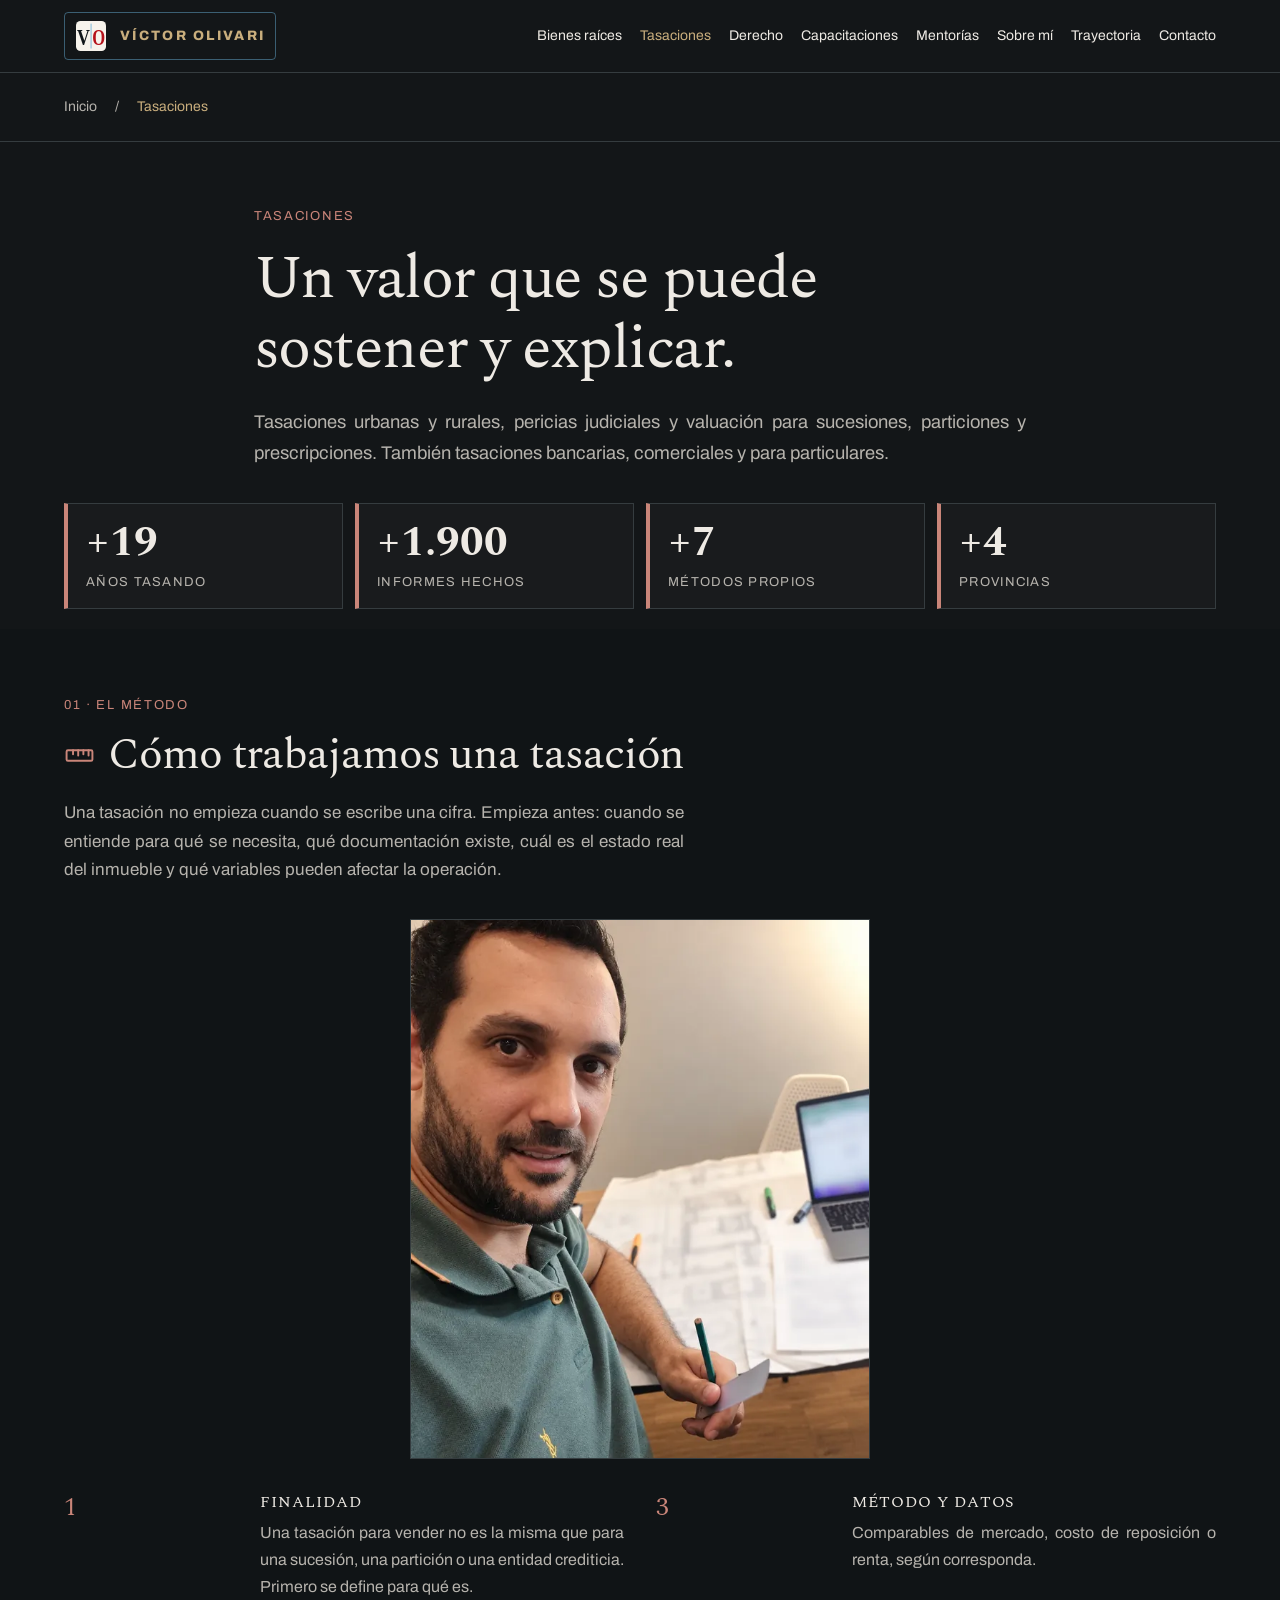
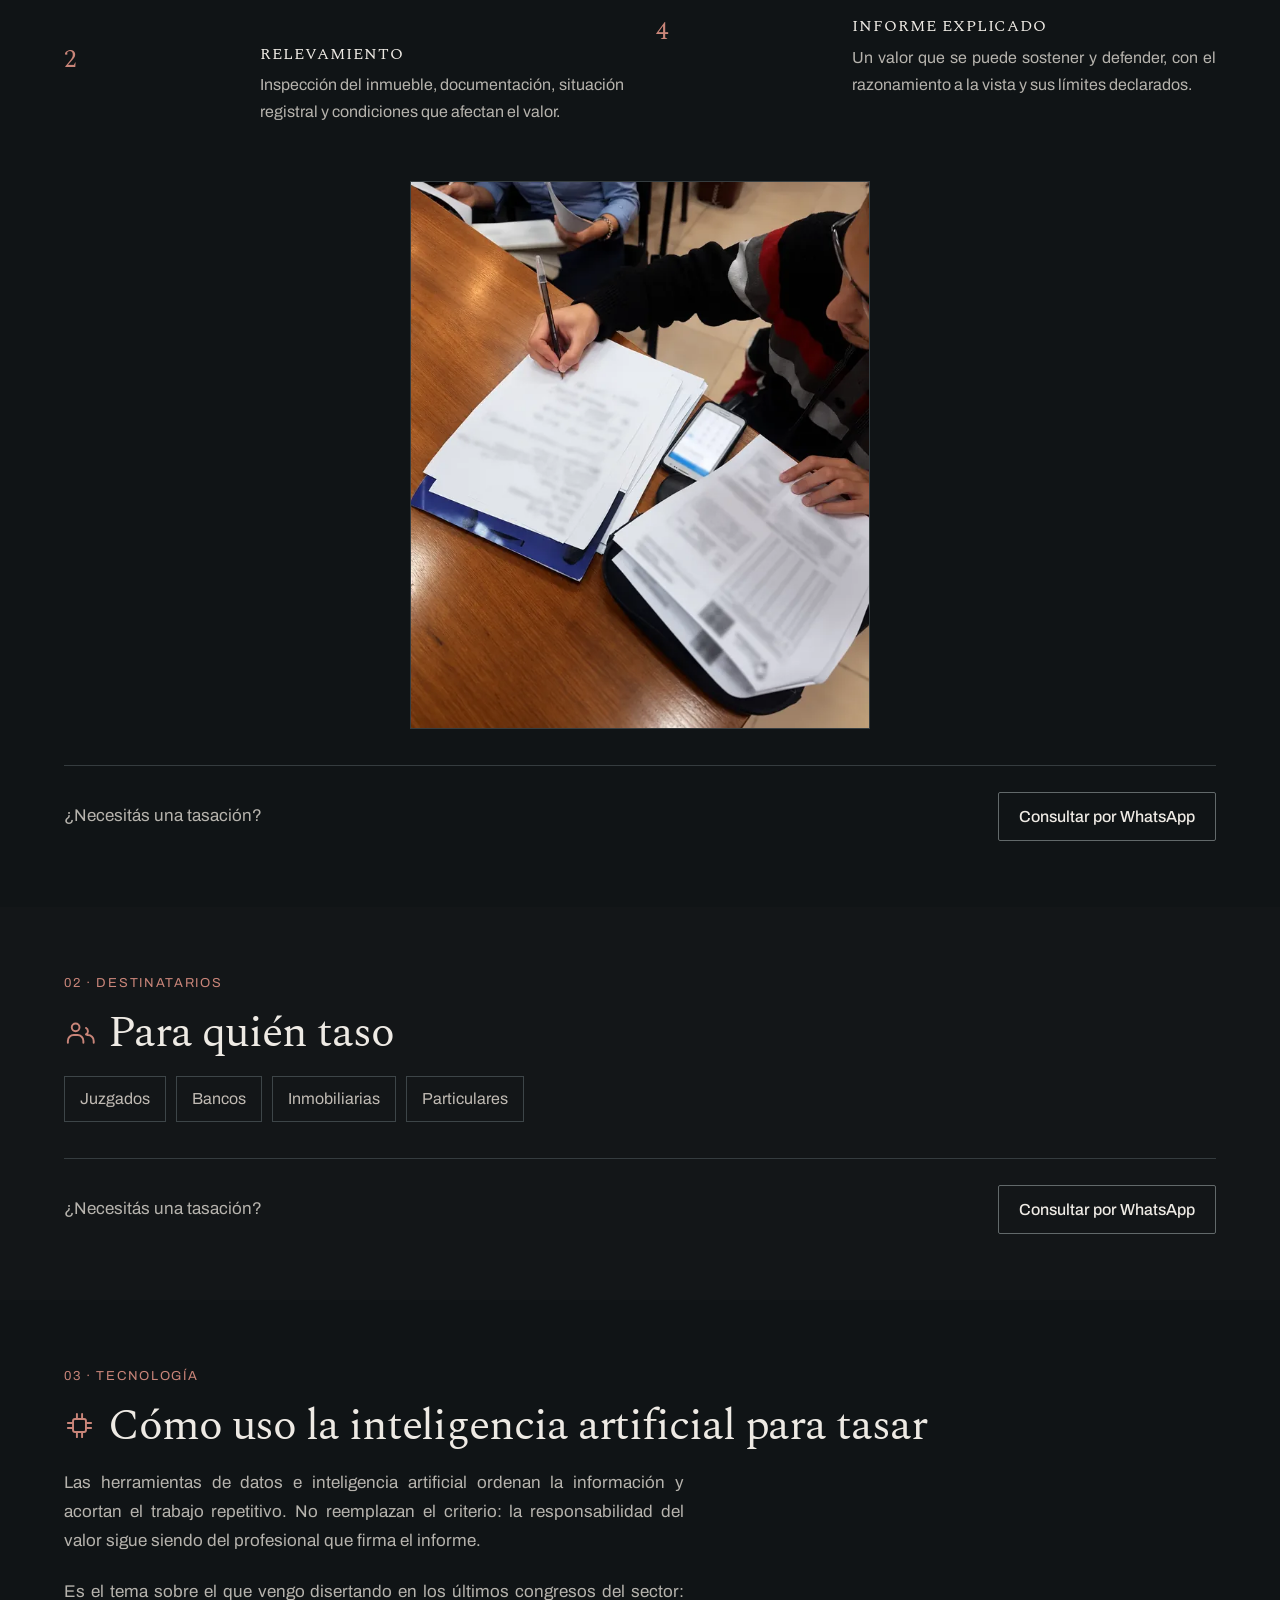
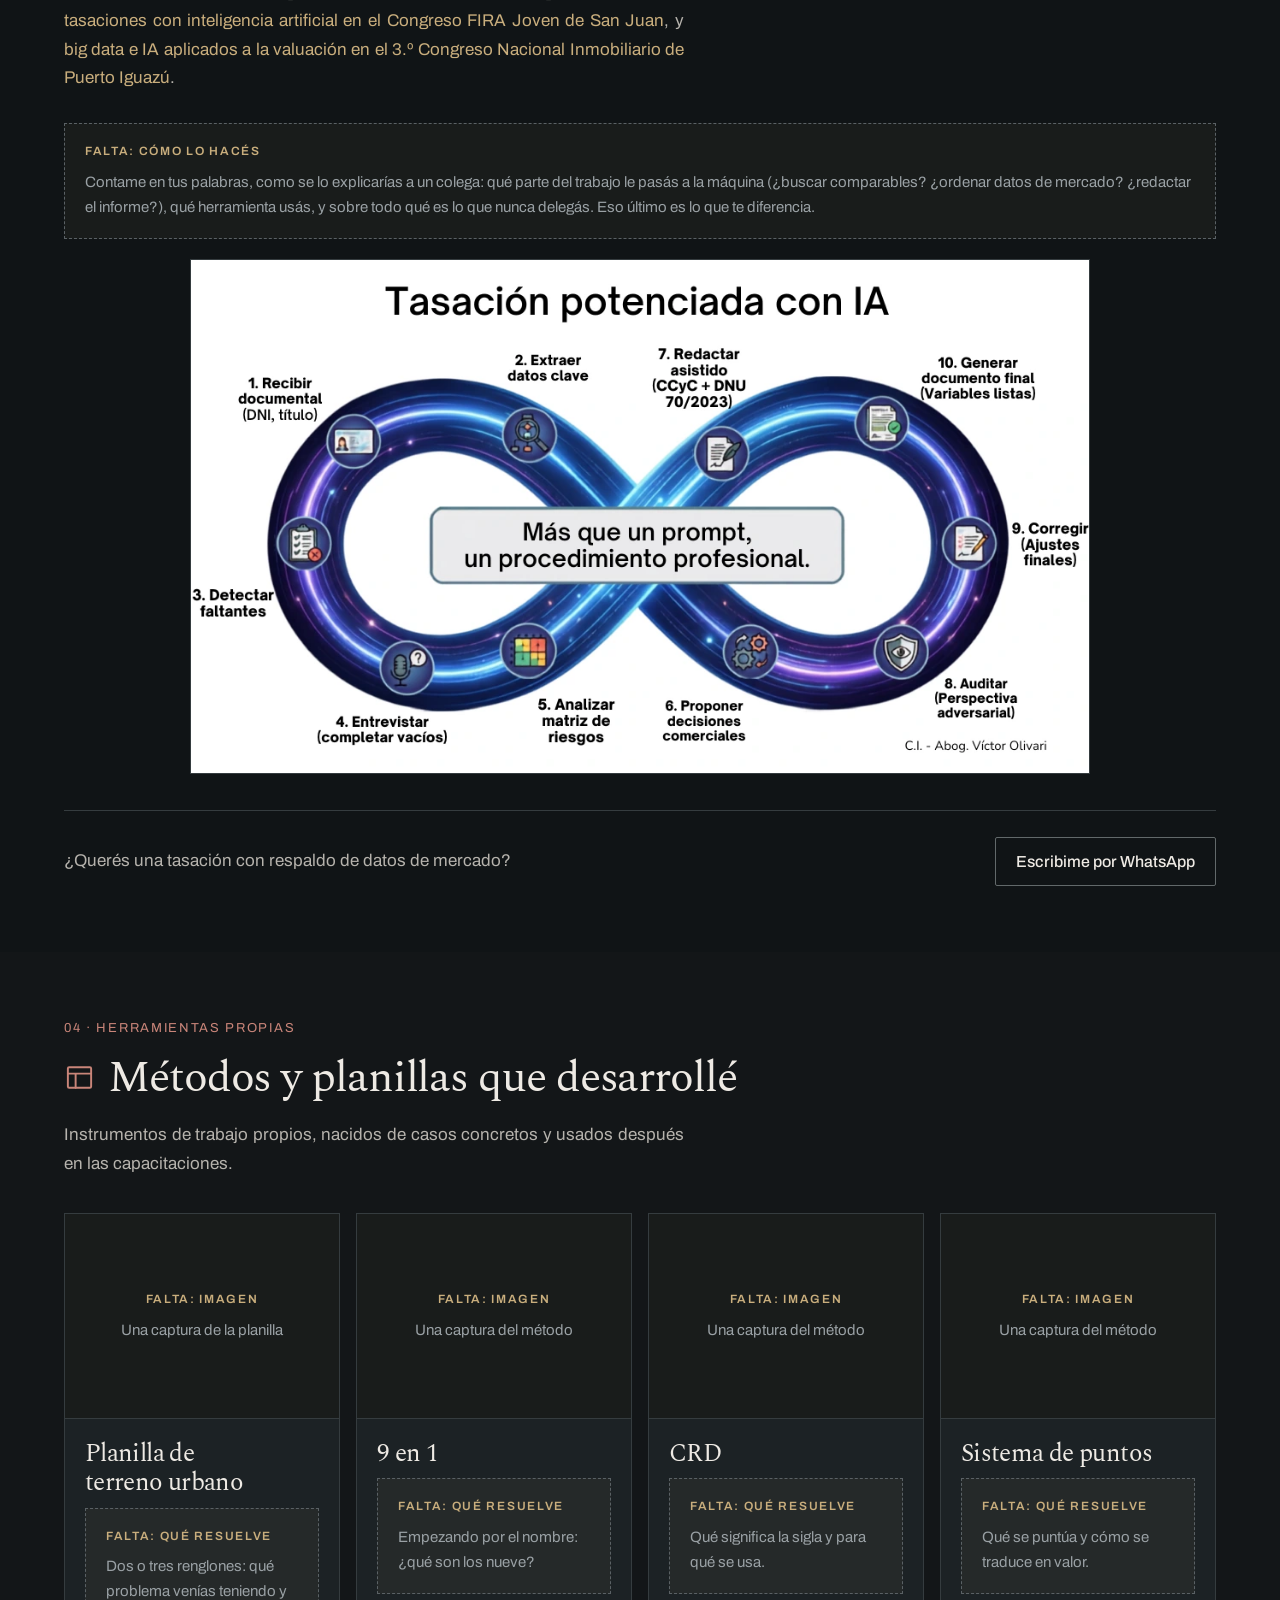
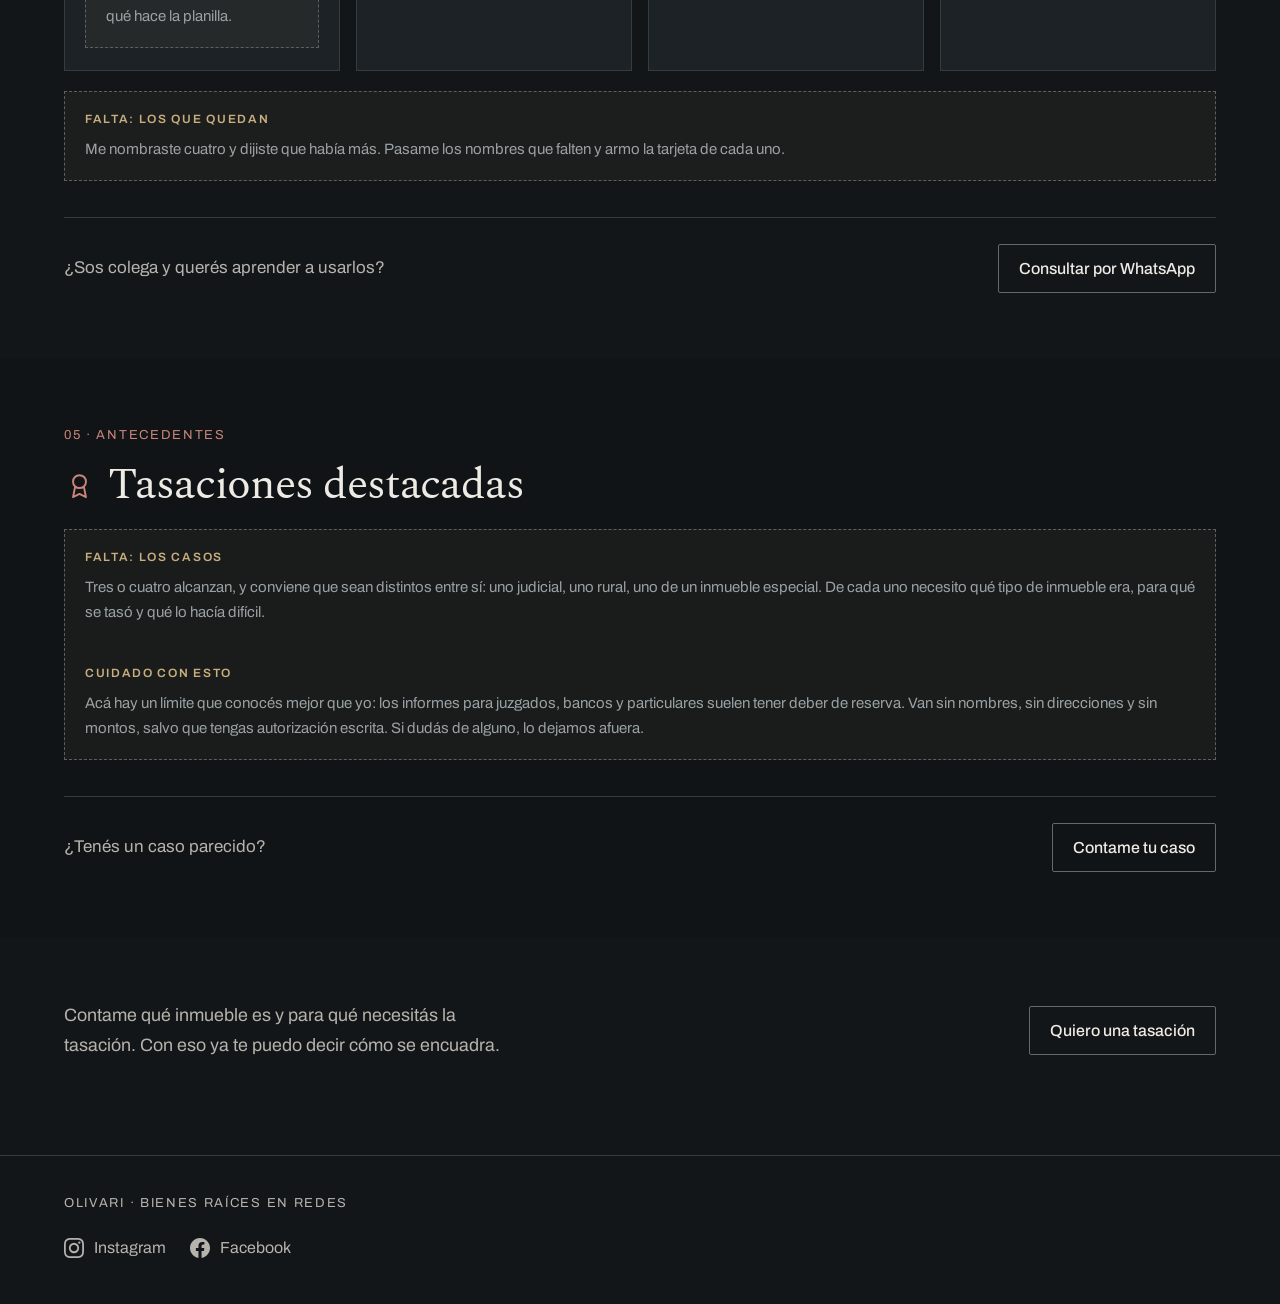
<file: tasaciones/index.html>
<!doctype html>
<html lang="es">
<head>
<meta charset="utf-8">
<meta name="viewport" content="width=device-width, initial-scale=1">
<title>Tasaciones · Víctor Olivari</title>
<meta name="description" content="Tasaciones urbanas y rurales, pericias y valuación para sucesiones.">
<link rel="canonical" href="https://www.victorolivari.com.ar/tasaciones/">
<meta property="og:type" content="website">
<meta property="og:title" content="Tasaciones · Víctor Olivari">
<meta property="og:description" content="Tasaciones urbanas y rurales, pericias y valuación para sucesiones.">
<meta property="og:url" content="https://www.victorolivari.com.ar/tasaciones/">
<meta property="og:locale" content="es_AR">
<meta property="og:image" content="https://www.victorolivari.com.ar/compartir.jpg?v=20260920">
<meta property="og:image:width" content="1200">
<meta property="og:image:height" content="630">
<meta property="og:image:alt" content="Víctor Olivari, corredor inmobiliario y abogado">
<meta name="twitter:card" content="summary_large_image">
<meta name="twitter:image" content="https://www.victorolivari.com.ar/compartir.jpg?v=20260920">
<meta name="theme-color" content="#131618">
<meta name="robots" content="index, follow, max-image-preview:large">
<link rel="icon" type="image/svg+xml" href="/favicon.svg?v=20260909-2">
<link rel="icon" type="image/png" sizes="32x32" href="/favicon-32.png?v=20260909-1">
<link rel="icon" type="image/png" sizes="16x16" href="/favicon-16.png?v=20260909-1">
<link rel="apple-touch-icon" sizes="180x180" href="/apple-touch-icon.png?v=20260909-1">
<link rel="manifest" href="/site.webmanifest?v=20260906">
<link rel="preconnect" href="https://fonts.googleapis.com">
<link rel="preconnect" href="https://fonts.gstatic.com" crossorigin>
<link rel="stylesheet" href="https://fonts.googleapis.com/css2?family=Archivo:wght@400;500;600&family=Spectral:wght@400&display=swap">
<style>

    body { margin: 0; background: #131618; }
    a { color: inherit; text-decoration: none; }
    a:hover { color: var(--ocre); }

    .page {
      background: #131618; color: #EAE6E0;
      font-family: Archivo, Helvetica Neue, sans-serif;
      --h1: calc(clamp(30px, 3.75vw, 48px) * var(--ts));
      --quote: calc(clamp(26px, 3.125vw, 40px) * var(--ts));
      --h2: calc(clamp(23px, 2.66vw, 34px) * var(--ts));
      --h3: calc(clamp(19px, 1.875vw, 24px) * var(--ts));
      --body: calc(clamp(16px, 1.3vw, 17px) * var(--bs));
      --small: calc(clamp(14.5px, 1.2vw, 15.5px) * var(--bs));
      --label: calc(clamp(12px, 1vw, 13px) * var(--bs));
      --ink: #EAE6E0; --muted: #A29C95; --panel: #1D2124; --deep: #0E1113; --line: #2A2F32;
    }
    .h { font-family: var(--tf); font-weight: 700; letter-spacing: -0.03em; line-height: 1.1; margin: 0; }
    .wrap { padding-left: 80px; padding-right: 80px; }
    .lbl { font-size: var(--label); letter-spacing: 0.2em; text-transform: uppercase; color: var(--muted); }
    .body { font-size: var(--body); line-height: 1.72; color: var(--muted); margin: 0; }
    .ph { background: var(--panel); overflow: hidden; }
    .ph img { width: 100%; height: 100%; object-fit: cover; display: block; }
    .photo { background: var(--panel); border: 1px dashed #454D51; display: flex; align-items: center; justify-content: center; text-align: center; padding: 14px; color: #7C858A; font-size: var(--label); letter-spacing: 0.08em; line-height: 1.7; }

    /* --- botones: neutros en reposo, color del area al pasar el mouse --- */
    .b { border: 1px solid #3D4548; color: var(--ink); background: transparent;
         padding: 15px 24px; font-size: var(--small); font-weight: 600; letter-spacing: 0.05em;
         text-transform: uppercase; display: inline-block; cursor: pointer;
         transition: background .16s ease, border-color .16s ease, color .16s ease; }
    .b-br:hover  { background: var(--rojo);    border-color: var(--rojo);    color: #FFFFFF; }
    .b-tas:hover { background: var(--rojo);    border-color: var(--rojo);    color: #FFFFFF; }
    .b-der:hover { background: var(--gris);    border-color: var(--gris);    color: #131618; }
    .b-cap:hover { background: var(--verde);   border-color: var(--verde);   color: #FFFFFF; }
    .b-mi:hover  { background: var(--ocre);    border-color: var(--ocre);    color: #131618; }
    .b-men:hover { background: var(--violeta); border-color: var(--violeta); color: #131618; }

    .nav { display: flex; align-items: center; justify-content: space-between; padding-top: 18px; padding-bottom: 18px; border-bottom: 1px solid var(--line); }
    .nav-links { display: flex; gap: 28px; font-size: var(--small); color: var(--muted); }
    .nav-links a { transition: color .16s ease; }
    .nl-br:hover { color: var(--rojo); } .nl-der:hover { color: var(--gris); }
    .nl-cap:hover { color: var(--verde); } .nl-mi:hover { color: var(--ocre); }
    .nl-men:hover { color: var(--violeta); }
    .nav-burger { display: none; }

    .hero { display: grid; grid-template-columns: 1.55fr 1fr; gap: 52px; padding-top: 40px; padding-bottom: 56px; align-items: center; }
    .hero-ctas { display: flex; gap: 10px; flex-wrap: wrap; }

    .creds { background: var(--panel); border-top: 1px solid var(--line); border-bottom: 1px solid var(--line); padding-top: 26px; padding-bottom: 26px; display: flex; justify-content: space-between; align-items: center; gap: 28px; flex-wrap: wrap; }
    .creds-list { display: flex; gap: 40px; flex-wrap: wrap; font-size: var(--small); color: #CFC9C2; }

    .units { display: grid; grid-template-columns: repeat(3, minmax(0, 1fr)); gap: 20px; }
    .unit { background: var(--panel); display: flex; flex-direction: column; }
    .unit-body { padding: 30px 28px 28px 28px; display: flex; flex-direction: column; gap: 15px; flex-grow: 1; }

    .about { display: grid; grid-template-columns: 1fr 1fr; gap: 48px; align-items: center; }
    .gallery { display: grid; grid-template-columns: repeat(2, minmax(0, 1fr)); gap: 16px; }

    .tray-row { display: grid; grid-template-columns: 84px 1fr 260px; gap: 26px; padding: 18px 0; border-top: 1px solid var(--line); align-items: baseline; }
    .tray-year { font-family: var(--tf); font-size: calc(var(--body) * 1.2); font-weight: 700; }
    details > summary { list-style: none; cursor: pointer; padding: 16px 0; border-top: 1px solid var(--line); font-size: var(--small); font-weight: 600; letter-spacing: 0.05em; text-transform: uppercase; color: var(--muted); display: flex; justify-content: space-between; align-items: center; }
    details > summary::-webkit-details-marker { display: none; }
    details > summary:hover { color: var(--ink); }
    details[open] > summary .mas { display: none; }
    details:not([open]) > summary .menos { display: none; }

    .close-ctas { display: flex; gap: 10px; justify-content: center; flex-wrap: wrap; }
    .foot { display: flex; justify-content: space-between; align-items: center; gap: 20px; flex-wrap: wrap; font-size: var(--label); color: #7C858A; border-top: 1px solid var(--line); padding-top: 32px; padding-bottom: 32px; }
    .foot-links { display: flex; gap: 24px; flex-wrap: wrap; }

    @media (max-width: 1300px) {
      .wrap { padding-left: 52px; padding-right: 52px; }
      .hero { gap: 40px; grid-template-columns: 1.4fr 1fr; }
      .tray-row { grid-template-columns: 76px 1fr 200px; gap: 20px; }
    }
    @media (max-width: 900px) {
      .hero { grid-template-columns: 1fr; gap: 36px; }
      .units { grid-template-columns: 1fr; }
      .about { grid-template-columns: 1fr; gap: 32px; }
    }
    @media (max-width: 640px) {
      .wrap { padding-left: 22px; padding-right: 22px; }
      .nav-links { display: none; } .nav-burger { display: block; }
      .hero { padding-top: 28px; padding-bottom: 40px; }
      .hero-ctas { flex-direction: column; align-items: stretch; }
      .b { text-align: center; padding: 16px 20px; }
      .creds-list { gap: 14px; flex-direction: column; }
      .gallery { grid-template-columns: 1fr; }
      .tray-row { grid-template-columns: 1fr; gap: 4px; padding: 16px 0; }
      .tray-src { text-align: left !important; }
      .close-ctas { flex-direction: column; align-items: stretch; }
      .foot { flex-direction: column; align-items: flex-start; gap: 14px; }
    }
  /*EDITORIAL*/
/* Diseño compartido. sincronizar-editorial.py lo integra en los artboards. */
html { color-scheme: dark; scroll-padding-top: 5.5rem; }
body { margin: 0; background: #131618; }
.page { --ts: 1; --bs: 1; --tf: Spectral, Georgia, serif;
  --rojo: #C98579; --gris: #BAC5CA; --verde: #8DBDC3; --ocre: #C9AE7D; --violeta: #B4A7CA;
  --ink: #EEEAE4; --muted: #B6B3AD; --panel: #1C2225; --deep: #101416; --line: #353C3F;
  --h1: clamp(2.15rem, 1.4rem + 3vw, 4.25rem); --h2: clamp(1.8rem, 1.3rem + 1.8vw, 2.8rem);
  --h3: clamp(1.3rem, 1.1rem + .6vw, 1.65rem); --quote: clamp(1.8rem, 1.1rem + 2.6vw, 3.2rem);
  --body: 1.0625rem; --small: 1rem; --label: .8125rem;
  font-family: Archivo, 'Helvetica Neue', Arial, sans-serif; color: var(--ink); line-height: 1.6;
  overflow-wrap: break-word; min-height: 100vh; }
.page *, .page *::before, .page *::after { box-sizing: border-box; }
.page { --rojo: #C98579 !important; --gris: #BAC5CA !important; --verde: #8DBDC3 !important;
  --ocre: #C9AE7D !important; --violeta: #B4A7CA !important; }
.page [hidden] { display: none !important; }
.page img { display: block; max-width: 100%; }
.page a { color: inherit; text-decoration: none; text-underline-offset: .25em; }
.page a:focus-visible, .page button:focus-visible, .page summary:focus-visible,
.page input:focus-visible, .page select:focus-visible, .page textarea:focus-visible {
  outline: 2px solid var(--ocre); outline-offset: 5px; }
.page button, .page input, .page select, .page textarea { font: inherit; }
.page button, .page summary, .page a { -webkit-tap-highlight-color: rgba(201,174,125,.15); }
.page .wrap { width: 100%; max-width: 1360px; margin-inline: auto; padding-inline: 22px; }
.page .h { font-family: Spectral, Georgia, serif; font-weight: 400; letter-spacing: -.025em; line-height: 1.15; text-wrap: balance; }
.page h1 { text-transform: none !important; }
.page .lbl { font-family: Archivo, Arial, sans-serif; font-size: .8125rem; letter-spacing: .13em; line-height: 1.6; }
.page .body { color: var(--muted); line-height: 1.7; }
.page .b { display: inline-flex; align-items: center; justify-content: center; gap: .6rem;
  min-height: 48px; padding: 12px 20px; max-width: 100%; border: 1px solid #62696A;
  border-radius: 2px; font-size: 1rem; font-family: Archivo, Arial, sans-serif;
  line-height: 1.45; font-weight: 500; letter-spacing: 0; text-transform: none;
  color: var(--ink); background: transparent; cursor: pointer;
  transition: background .18s ease, color .18s ease, border-color .18s ease; }
.page .b.primary { background: var(--ink); border-color: var(--ink); color: #131618; }
.page .text-link { display: inline-flex; gap: .7rem; align-items: center; min-height: 44px;
  text-decoration: underline; text-decoration-color: #737A7B; }
.page .text-link::after { content: '→'; font-family: Arial, sans-serif; transition: transform .2s ease; }
.page .text-link[target='_blank']::after { content: '↗'; }
.page .skip-link { position: absolute; left: 22px; top: -150px; z-index: 100;
  background: var(--ink); color: #131618; padding: 14px 20px; }
.page .skip-link:focus { top: 12px; }
.page .site-header { position: sticky; top: 0; z-index: 30; background: #131618; border-bottom: 1px solid var(--line); }
.page .site-nav { display: flex; align-items: center; justify-content: space-between; gap: 18px; min-height: 72px; }
.page .brand { font-family: Archivo, Arial, sans-serif; font-size: .85rem; letter-spacing: .16em; font-weight: 600; white-space: nowrap; }
.page .desktop-links { display: none; }
.page .mobile-menu > summary { display: flex; gap: 10px; align-items: center; justify-content: center;
  min-width: 76px; min-height: 48px; padding: 8px 0; border: 0; color: var(--ink);
  font-size: .875rem; letter-spacing: 0; text-transform: none; }
.page summary { cursor: pointer; list-style: none; }
.page summary::-webkit-details-marker { display: none; }
.page .menu-icon { width: 20px; height: 12px; border-top: 1px solid; border-bottom: 1px solid; }
.page .mobile-menu[open] .menu-icon { height: 1px; border-bottom: 0; }
.page .mobile-links { position: absolute; inset: 72px 0 auto; padding: 12px 22px 24px;
  background: #1C2225; border-bottom: 1px solid var(--line); max-height: calc(100vh - 72px); max-height: calc(100dvh - 72px); overflow: auto; }
.page .mobile-links a { display: block; padding: 12px 0; min-height: 48px; border-bottom: 1px solid var(--line); }
.page [aria-current='page'] { color: var(--ocre); }
.page main { outline: none; }
.page .location-guide { display: flex; align-items: center; flex-wrap: wrap; gap: 8px 24px;
  padding-block: 12px; border-bottom: 1px solid var(--line); font-size: .875rem; }
.page .breadcrumb, .page .section-links { display: flex; align-items: center; flex-wrap: wrap; gap: 4px 18px; }
.page .breadcrumb { color: var(--muted); }
.page .location-guide a { display: inline-flex; align-items: center; gap: 8px; min-height: 44px; }
.page .location-guide a:hover { color: var(--ocre); }
.page .back-link { color: var(--ocre); padding-right: 20px; border-right: 1px solid var(--line); }
.page .section-links { justify-content: space-between; flex: 1; max-width: 540px; gap: 4px 12px; }
.page .section-links a { border-bottom: 1px solid transparent; }
.page .section-links a:hover, .page .section-links a:focus-visible { border-bottom-color: var(--ocre); }
.page main [id] { scroll-margin-top: 1rem; }
.page .hero { display: grid; grid-template-columns: minmax(0,1fr); gap: 26px; padding-block: 32px 44px; }
.page .hero-copy .lbl { color: var(--ocre); margin-bottom: 12px; }
.page .hero h1 { font-size: clamp(1.5rem, 6.6vw, 2rem); max-width: none; margin-bottom: 16px; }
.page .hero-title-line { display: block; white-space: nowrap; }
.page .professional { color: #91C9E8; }
.page .unit[style*='--gris'] .lbl { color: var(--ocre); }
.page .hero .hero-intro { max-width: 48ch; font-size: 1rem; margin: 0 0 20px; }
.page .hero-ctas { display: flex; flex-direction: row; flex-wrap: wrap; gap: 10px; }
.page .hero-ctas .b { flex: 1 1 auto; padding-inline: 14px; }
.page .hero-portrait { margin: 0; min-width: 0; }
.page .hero-portrait .ph { height: 245px; border-radius: 2px; }
.page .hero-portrait img { object-position: 60% 38%; }
.page figcaption { margin-top: 12px; font-size: .8125rem; color: var(--muted); }
.page .ph { background: var(--panel); padding: 0 !important; border: 0 !important; overflow: hidden; border-radius: 2px; }
.page .ph img { display: block; width: 100%; height: 100%; object-fit: cover; filter: saturate(.8); }
.page .section { padding-block: 48px; }
.page .section-head { display: grid; gap: 14px; margin-bottom: 26px; }
.page .section-head h2 { font-size: var(--h2); }
.page .section-head p { max-width: 54ch; margin: 0; }
.page .creds { padding-block: 22px; border-block: 1px solid var(--line); background: var(--panel); }
.page .creds-list { display: flex; flex-direction: column; gap: 8px; font-size: .875rem; margin-top: 12px; }
.page .manifesto { max-width: 1000px; padding-block: 44px; }
.page .manifesto p { font-size: var(--quote); line-height: 1.3; margin: 0; }
.page .manifesto { padding-block: clamp(36px, 5vw, 72px); border-bottom: 1px solid var(--line); }
.page .manifesto .manifesto-premise { font: 400 1rem/1.5 Archivo, Arial, sans-serif; color: var(--muted); margin-bottom: 14px; }
.page .manifesto-premise span, .page .manifesto-equals { color: var(--ocre); }
.page .units { display: grid; grid-template-columns: minmax(0,1fr); gap: 16px; }
.page .unit { background: transparent; border-top: 1px solid var(--line); min-width: 0; }
.page .unit-body { padding: 24px 0; display: flex; flex-direction: column; align-items: flex-start; gap: 12px; }
.page .unit h3 { margin: 0; font-size: 1.65rem; }
.page .unit p { margin: 0; }
.page .unit .text-link { margin-top: auto; }
.page .unit .lbl { color: var(--area, var(--muted)); }
.page .unit-photo { margin: 6px 0; width: 100%; aspect-ratio: 4 / 3; }
.page .unit-photo img { object-position: center 30%; }
.page .unit-photo img[src*='INMO'] { object-position: center 10%; }
.page .unit-photo img[src*='curso1'] { object-position: 28% center; }
.page .about .about-portrait { aspect-ratio: 1 / 1; }
.page .about-portrait img { object-position: center 40%; }
.page .about { display: grid; grid-template-columns: minmax(0,1fr); gap: 28px; }
.page .about .ph { aspect-ratio: 4 / 3; }
.page .about h2 { font-size: var(--h2); margin: 12px 0 18px; }
.page .about p { max-width: 55ch; }
.page .about .text-link { margin-top: 16px; }
.page .gallery { display: grid; grid-template-columns: minmax(0,1fr); gap: 26px; }
.page .gallery figure { margin: 0; }
.page .gallery .ph { aspect-ratio: 16 / 10; }
.page .close-ctas { display: flex; flex-direction: row; flex-wrap: wrap; gap: 12px; justify-content: flex-start; }
.page .closing { border-top: 1px solid var(--line); }
.page .closing h2 { font-size: var(--h2); margin-bottom: 16px; }
.page .closing p { margin: 0 0 24px; max-width: 54ch; }
.page .foot { display: flex; flex-direction: column; align-items: flex-start; gap: 22px; padding-block: 32px; font-size: .875rem; }
.page .foot .h { font: 600 .85rem Archivo, Arial, sans-serif; white-space: nowrap; }
.page .foot-links { display: flex; flex-wrap: wrap; gap: 6px 24px; }
.page .social-links { display: flex; flex-wrap: wrap; gap: 12px 24px; }
.page .social-links a { display: inline-flex; align-items: center; gap: 10px; min-height: 48px; font-size: 1rem; color: var(--muted); }
.page .social-links a:hover { color: var(--ocre); }
.page .social-links svg { width: 20px; height: 20px; flex-shrink: 0; fill: currentColor; }
.page .area-socials { margin-top: 32px; padding-block: 24px 32px; border-top: 1px solid var(--line); }
.page .area-socials .lbl { margin-bottom: 10px; }
.page .foot a { min-height: 44px; display: inline-flex; align-items: center; overflow-wrap: anywhere; }
.page .phero { display: grid; grid-template-columns: minmax(0,1fr); gap: 28px; padding-block: 36px 44px; }
.page .phero .ph { max-height: 300px; aspect-ratio: 4 / 3 !important; }
.page .phero h1 { max-width: 22ch; }
.page .phero .body { font-size: var(--body) !important; }
.page .relato { max-width: 66ch; }
.page .relato p, .page .relato .entrada { font-size: var(--body); line-height: 1.75; }
.page .destacado { font: 400 var(--h3)/1.5 Spectral, Georgia, serif; border-left: 1px solid var(--ocre); margin: 24px 0; }
.page .story-pill { display: inline-flex; align-items: center; max-width: 100%; margin: 6px 0 22px;
  padding: 8px 13px; border: 1px solid color-mix(in srgb, var(--ocre) 58%, transparent);
  border-radius: 999px; color: var(--ink); background: rgba(201,174,125,.08);
  font-size: .875rem; font-weight: 600; line-height: 1.35; }
.page .cols2, .page .cols3 { display: grid; grid-template-columns: minmax(0,1fr); gap: 18px; }
.page .cols2 > *, .page .cols3 > *, .page .row > *, .page .tray-row > * { min-width: 0; }
.page .card { padding: 24px; border-top-width: 1px !important; }
.page .row, .page .tray-row { display: grid; grid-template-columns: minmax(0,1fr) !important; gap: 10px; padding-block: 22px; }
.page .tray-src { text-align: left !important; }
.page .tray-thumb { width: 100%; max-width: 280px; }
.page .practice-list { border-top: 1px solid var(--line); }
.page .practice { border-bottom: 1px solid var(--line); }
.page .practice > summary { min-height: 64px; display: flex; align-items: center; justify-content: space-between;
  gap: 18px; border: 0; font-family: Archivo, Arial, sans-serif; font-size: 1.0625rem; color: var(--ink); font-weight: 400; letter-spacing: 0; text-transform: none; }
.page .practice > summary::after { content: '+'; font: 300 1.6rem Arial, sans-serif; color: var(--muted); flex-shrink: 0; }
.page .practice[open] > summary::after { content: '−'; }
.page .practice > .body { padding-bottom: 24px; max-width: 65ch; }
.page .program-group { margin-bottom: 24px; }
.page .program-group > summary { min-height: 64px; border: 0; font-weight: 400; letter-spacing: 0; text-transform: none; gap: 16px; color: var(--ink); }
.page .program-group > summary::after { content: '+'; font: 1.5rem Arial, sans-serif; }
.page .program-group[open] > summary::after { content: '−'; }
.page .program-group .cols3 { padding-bottom: 12px; }
.page .program-group .h { font-family: Archivo, Arial, sans-serif; font-size: 1.125rem !important; line-height: 1.4; }
.page .program-group > summary .h { font: 400 1.5rem/1.3 Spectral, Georgia, serif !important; }
.page .program-group summary { display: flex; align-items: center; justify-content: space-between; }
.page .contact-areas { display: grid; gap: 18px; }
.page .contact-area { border: 1px solid var(--line); padding: 0 20px; background: var(--panel); }
.page .contact-area > summary { min-height: 80px; border: 0; text-transform: none; letter-spacing: 0; color: var(--ink); font-size: 1.125rem; gap: 16px; }
.page .contact-area > summary::after { content: '+'; font: 1.5rem Arial, sans-serif; }
.page .contact-area[open] > summary::after { content: '−'; }
.page .contact-area .card { padding: 0 0 24px; border: 0 !important; }
.page .campo > span { font-size: .875rem; text-transform: none; letter-spacing: 0; }
.page .campo input, .page .campo select, .page .campo textarea { width: 100%; min-width: 0; max-width: 100%; min-height: 48px;
  padding: 12px; background: #131618; color: var(--ink); border: 1px solid #61696D; border-radius: 2px; font-size: 1rem; }
.page .campo textarea { min-height: 120px; }
.page .campo input::placeholder, .page .campo textarea::placeholder { color: #A9ACAC; opacity: 1; }
.page .via { overflow-wrap: anywhere; }
.page .via svg { flex-shrink: 0; }
.page .chip { font-size: 1rem; }
.page .record-img { max-width: 100%; height: auto; }
.page .cta-movil { position: static !important; display: flex !important; width: fit-content !important; max-width: calc(100% - 44px); margin: 0 auto 32px; padding: 14px 20px; gap: 10px; align-items: center; border: 1px solid var(--line); background: transparent !important; color: var(--ink) !important; box-shadow: none !important; border-radius: 2px !important; }
@media (hover: hover) {
  .page .b:hover { background: #2B3336; color: var(--ink); border-color: var(--ocre); }
  .page .b.primary:hover { background: #D8C9AD; color: #131618; border-color: #D8C9AD; }
  .page .text-link:hover, .page .foot a:hover, .page .desktop-links a:hover { color: var(--ocre); }
  .page .text-link:hover::after { transform: translateX(3px); }
}
@media (max-width: 699px) {
  .page .anio-cuerpo > div[style*='grid-template-columns'] { grid-template-columns: minmax(0, 1fr) !important; gap: 8px !important; }
  .page .anio-cuerpo > div > div { min-width: 0; }
  .page .wrap[style*='padding-top'] { padding-top: 40px !important; }
  .page .wrap[style*='padding-bottom'] { padding-bottom: 40px !important; }
  .page .wrap[style*='padding-bottom: 18px'], .page .wrap[style*='padding-bottom: 26px'] { padding-bottom: 18px !important; }
  .page .cols2[style], .page .cols3[style] { gap: 22px !important; }
  .page h2[style*='max-width'] { max-width: 100% !important; }
}
@media (min-width: 700px) {
  .page .wrap { padding-inline: 40px; }
  .page .hero { grid-template-columns: minmax(0,1.1fr) minmax(0,1fr); gap: 36px; align-items: center; padding-block: 52px; }
  .page .hero h1 { font-size: clamp(1.4rem, 3vw, 3rem); }
  .page .hero-portrait .ph { height: auto; aspect-ratio: 4 / 5; }
  .page .hero-portrait img { object-position: 100% 45%; }
  .page .section { padding-block: 64px; }
  .page .creds-list { flex-direction: row; flex-wrap: wrap; gap: 12px 32px; }
  .page .units { grid-template-columns: minmax(0,1fr); gap: 24px; }
  .page .unit-body { display: grid; grid-template-columns: minmax(0,.85fr) minmax(0,1fr); gap: 14px 28px; align-items: start; }
  .page .unit-body > * { grid-column: 2; }
  .page .unit-body .unit-photo { grid-column: 1; grid-row: 1 / 5; aspect-ratio: 4 / 5; margin: 0; }
  .page .unit-body .text-link { align-self: end; }
  .page .unit-body { height: 100%; }
  .page .gallery, .page .cols2, .page .cols3 { grid-template-columns: repeat(2,minmax(0,1fr)); }
  .page .about { grid-template-columns: repeat(2,minmax(0,1fr)); gap: 44px; align-items: center; }
  .page .phero { grid-template-columns: minmax(0,1.25fr) minmax(0,1fr); padding-block: 56px; }
  .page .phero .ph { max-height: 430px; }
  .page .phero.text-only { grid-template-columns: 1fr; }
  .page .tray-row { grid-template-columns: 80px minmax(0,1fr) minmax(180px,.75fr) !important; gap: 24px; }
  .page .row { grid-template-columns: minmax(170px,.6fr) minmax(0,1.7fr) !important; gap: 26px; }
  .page .contact-areas { max-width: 820px; }
}
@media (min-width: 1100px) {
  .page .wrap { padding-inline: 64px; }
  .page .hero { gap: 80px; padding-block: 64px 72px; }
  .page .hero-portrait { max-width: 440px; justify-self: end; width: 100%; }
  .page .hero .hero-intro { font-size: 1.125rem; }
  .page .hero-ctas .b { flex: none; padding-inline: 24px; }
  .page .desktop-links { display: flex; align-items: center; gap: 18px; font-size: .875rem; }
  .page .desktop-links a { display: inline-flex; align-items: center; min-height: 44px; white-space: nowrap; }
  .page .mobile-menu { display: none; }
  .page .section { padding-block: 80px; }
  .page .section-head { grid-template-columns: 1fr 1fr; gap: 50px; align-items: end; }
  .page .cols3 { grid-template-columns: repeat(3,minmax(0,1fr)); }
  .page .units { grid-template-columns: repeat(3,minmax(0,1fr)); gap: 32px; }
  .page .unit-body { display: flex; gap: 16px; }
  .page .unit-body > .lbl { min-height: 3.2em; }
  .page .unit-body > h3 { min-height: 2.3em; }
  .page .unit-body .unit-photo { aspect-ratio: 4 / 3; margin: 0 0 4px; }
  .page .foot { flex-direction: row; flex-wrap: wrap; justify-content: space-between; align-items: center; }
}
@media (prefers-reduced-motion: no-preference) {
  html { scroll-behavior: smooth; }
  .page details[open] > .body, .page details[open] > .cols3, .page details[open] > .card { animation: editorial-open .22s ease-out; }
  @keyframes editorial-open { from { opacity: .5; transform: translateY(4px); } to { opacity: 1; transform: none; } }
}
@media (prefers-reduced-motion: reduce) {
  .page *, .page *::before, .page *::after { animation: none !important; transition: none !important; scroll-behavior: auto !important; }
}
/* Fotos de las áreas: se conserva el encuadre original, también en celular. */
.page .phero .area-portrait { max-height: none; }
.page .phero .area-portrait-vertical { aspect-ratio: 3 / 4 !important; width: 100%; max-width: 390px; justify-self: center; }
.page .area-portrait img { object-fit: contain; filter: none; }
.page .course-carousel { min-width: 0; border-block: 1px solid var(--line); }
.page .carousel-heading { display: flex; flex-wrap: wrap; align-items: end; justify-content: space-between; gap: 20px; }
.page .carousel-heading .lbl { margin-bottom: 12px; }
.page .carousel-heading .h { font-size: var(--h2); }
.page .carousel-controls { display: flex; gap: 8px; }
.page .carousel-controls[hidden] { display: none; }
.page .carousel-controls button { min-width: 48px; min-height: 48px; padding: 10px 15px; border: 1px solid var(--line); border-radius: 3px; background: var(--panel); color: var(--ink); font: inherit; font-size: .875rem; cursor: pointer; }
.page .carousel-controls button:hover { border-color: var(--verde); }
.page .carousel-controls button:disabled { cursor: default; color: var(--muted); }
.page .carousel-help { color: var(--muted); font-size: .875rem; line-height: 1.5; margin-block: 18px 22px; }
.page .carousel-viewport { overflow-x: auto; overscroll-behavior-x: contain; scrollbar-width: thin; scrollbar-color: var(--verde) var(--panel); scroll-behavior: auto; padding-bottom: 12px; }
.page .carousel-track { display: flex; gap: 20px; width: max-content; }
.page .carousel-track figure { flex: none; width: min(76vw, 480px); margin: 0; }
.page .carousel-track img { display: block; width: 100%; height: auto; aspect-ratio: 4 / 3; object-fit: contain; background: var(--deep); border-radius: 3px; }
.page .carousel-track figcaption { padding-top: 14px; max-width: 38ch; font-size: .875rem; line-height: 1.5; color: var(--muted); }
/* El texto acompaña a cada imagen, incluso cuando la foto es vertical o panorámica. */
.page .course-carousel .carousel-track figure { display: flex; flex-direction: column; align-items: center; text-align: center; }
.page .course-carousel .carousel-track figcaption { width: 100%; max-width: min(100%, 38ch); text-align: center; }
.page .carousel-viewport:focus-visible, .page .carousel-controls button:focus-visible { outline: 2px solid var(--verde); outline-offset: 3px; }
/* El recorrido reúne fotos de formatos muy diferentes; el fondo unifica la serie
   sin recortar personas ni documentos importantes. */
.page .journey-carousel { margin-top: 10px; }
.page .journey-carousel .carousel-track { gap: 16px; }
.page .journey-carousel .carousel-track figure { width: min(82vw, 560px); }
.page .journey-carousel .carousel-track figure { display: flex; flex-direction: column; align-items: center; text-align: center; }
.page .journey-carousel .carousel-track img { aspect-ratio: 3 / 2; filter: saturate(.88); }
.page .journey-carousel .carousel-track figcaption { min-height: 2.7em; width: 100%; max-width: min(100%, 46ch); padding: 12px 2px 0; color: var(--ink); text-align: center; }
.page .story-more { max-width: 66ch; margin-top: 1.35rem; border-top: 1px solid var(--line); border-bottom: 1px solid var(--line); }
.page .story-more > summary { display: flex; align-items: center; justify-content: space-between; min-height: 56px; cursor: pointer; color: var(--ink); font-size: .9375rem; font-weight: 600; letter-spacing: .04em; list-style: none; }
.page .story-more > summary::-webkit-details-marker { display: none; }
.page .story-more > summary::after { content: '+'; color: var(--ocre); font: 1.5rem/1 Arial, sans-serif; }
.page .story-more[open] > summary::after { content: '−'; }
.page .story-more .relato { padding-bottom: 10px; }
.page .family-story { display: grid; gap: 28px; align-items: center; margin-top: 42px; padding-top: 42px; border-top: 1px solid var(--line); }
.page .family-story .ph { aspect-ratio: 3 / 4; max-width: 390px; justify-self: center; }
.page .family-story .ph img { object-fit: cover; }
/* Mentorías: consultoría de criterio, con el violeta como señal del área. */
.page .mentor-hero { display: grid; gap: 30px; padding-block: 42px 54px; }
.page .mentor-hero-copy { align-self: center; }
.page .mentor-hero .lbl, .page .mentor-section .lbl { color: var(--violeta); }
.page .mentor-hero h1 { margin: 14px 0 22px; max-width: 18ch; font-size: var(--h1); }
.page .mentor-lead { max-width: 62ch; margin: 0; font-size: calc(var(--body) * 1.08); }
.page .mentor-pills { display: flex; flex-wrap: wrap; gap: 9px; margin-top: 26px; }
.page .mentor-pill { display: inline-flex; align-items: center; min-height: 38px; padding: 7px 12px;
  border: 1px solid color-mix(in srgb, var(--violeta) 55%, var(--line)); border-radius: 999px;
  background: color-mix(in srgb, var(--violeta) 8%, transparent); color: var(--ink);
  font-size: .875rem; font-weight: 600; line-height: 1.35; }
.page .mentor-hero figure { margin: 0; align-self: center; }
.page .mentor-hero .ph { aspect-ratio: 3 / 2; }
.page .mentor-hero .ph img { object-fit: cover; object-position: center; filter: saturate(.86); }
.page .mentor-hero figcaption { text-align: center; }
.page .mentor-principle { padding-block: 34px; border-block: 1px solid var(--line);
  background: linear-gradient(90deg, color-mix(in srgb, var(--violeta) 7%, transparent), transparent 72%); }
.page .mentor-principle p { max-width: 900px; margin: 0; font: 400 var(--h3)/1.55 Spectral, Georgia, serif; }
.page .mentor-principle strong { color: var(--violeta); font-weight: 400; }
.page .mentor-section { padding-block: 54px; }
.page .mentor-section-head { display: grid; gap: 14px; margin-bottom: 28px; }
.page .mentor-section-head h2 { margin: 0; font-size: var(--h2); max-width: 21ch; }
.page .mentor-section-head p { max-width: 62ch; margin: 0; }
.page .mentor-grid { display: grid; grid-template-columns: minmax(0,1fr); gap: 14px; }
.page .mentor-card { min-width: 0; padding: 22px; border: 1px solid var(--line); border-top-color: var(--violeta);
  background: linear-gradient(145deg, color-mix(in srgb, var(--violeta) 6%, var(--panel)), var(--panel));
  transition: transform .22s ease, border-color .22s ease, background .22s ease; }
.page .mentor-icon { display: inline-flex; width: 42px; height: 42px; align-items: center; justify-content: center;
  margin-bottom: 18px; border: 1px solid color-mix(in srgb, var(--violeta) 55%, var(--line));
  color: var(--violeta); background: color-mix(in srgb, var(--violeta) 7%, transparent); }
.page .mentor-icon svg { width: 22px; height: 22px; fill: none; stroke: currentColor; stroke-width: 1.55;
  stroke-linecap: round; stroke-linejoin: round; }
.page .mentor-card h3 { margin: 0 0 10px; font: 400 var(--h3)/1.28 Spectral, Georgia, serif; }
.page .mentor-card p { margin: 0; font-size: 1rem; line-height: 1.68; color: var(--muted); }
.page .mentor-case { display: grid; gap: 28px; align-items: center; padding-block: 54px;
  border-block: 1px solid var(--line); }
.page .mentor-case .ph { aspect-ratio: 3 / 2; }
.page .mentor-case .ph img { object-fit: cover; filter: saturate(.88); }
.page .mentor-case h2 { margin: 10px 0 18px; font-size: var(--h2); }
.page .mentor-case p { margin: 0 0 16px; max-width: 60ch; }
.page .mentor-method { display: grid; gap: 0; border-top: 1px solid var(--line); counter-reset: mentor-step; }
.page .mentor-step { position: relative; padding: 26px 0 26px 58px; border-bottom: 1px solid var(--line); counter-increment: mentor-step; }
.page .mentor-step::before { content: '0' counter(mentor-step); position: absolute; left: 0; top: 27px;
  color: var(--violeta); font: 600 .875rem/1 Archivo, Arial, sans-serif; letter-spacing: .08em; }
.page .mentor-step h3 { margin: 0 0 8px; font-size: var(--h3); }
.page .mentor-step p { margin: 0; max-width: 64ch; }
.page .mentor-proof-grid { display: grid; grid-template-columns: minmax(0,1fr); gap: 12px; }
.page .mentor-proof { padding: 20px 0; border-top: 1px solid var(--line); }
.page .mentor-proof strong { display: block; margin-bottom: 7px; color: var(--ink); font-size: 1.0625rem; }
.page .mentor-proof p { margin: 0; }
.page .mentor-more { max-width: 820px; margin-top: 30px; }
.page .mentor-cta { margin-block: 12px 56px; padding-block: 36px; border-top: 1px solid var(--violeta);
  background: linear-gradient(110deg, color-mix(in srgb, var(--violeta) 10%, var(--panel)), var(--panel)); }
.page .mentor-cta h2 { margin: 0 0 14px; font-size: var(--h2); }
.page .mentor-cta p { max-width: 62ch; margin: 0 0 24px; }
@media (hover: hover) {
  .page .mentor-card:hover { transform: translateY(-3px); border-color: color-mix(in srgb, var(--violeta) 68%, var(--line)); }
}
@media (min-width: 700px) {
  .page .family-story { grid-template-columns: minmax(0,1.15fr) minmax(260px,.85fr); gap: 48px; }
  .page .mentor-hero, .page .mentor-case { grid-template-columns: minmax(0,1.12fr) minmax(280px,.88fr); gap: 48px; }
  .page .mentor-grid, .page .mentor-proof-grid { grid-template-columns: repeat(2,minmax(0,1fr)); }
  .page .mentor-section-head { grid-template-columns: minmax(0,.9fr) minmax(0,1.1fr); gap: 38px; align-items: end; }
  .page .mentor-method { grid-template-columns: repeat(3,minmax(0,1fr)); }
  .page .mentor-step { padding: 62px 24px 26px 0; border-right: 1px solid var(--line); }
  .page .mentor-step:last-child { border-right: 0; padding-left: 24px; }
  .page .mentor-step:nth-child(2) { padding-left: 24px; }
  .page .mentor-step::before { left: 0; top: 27px; }
  .page .mentor-step:nth-child(n+2)::before { left: 24px; }
}
@media (min-width: 1100px) {
  .page .mentor-grid { grid-template-columns: repeat(4,minmax(0,1fr)); }
  .page .mentor-hero { padding-block: 70px 82px; gap: 72px; }
  .page .mentor-section { padding-block: 78px; }
}
@media print {
  .page .carousel-controls, .page .carousel-track [aria-hidden="true"] { display: none; }
  .page .carousel-viewport { overflow: visible; }
  .page .carousel-track { width: auto; flex-wrap: wrap; }
  .page .site-header, .page .skip-link, .page .cta-movil { display: none !important; }
  .page .ph img { filter: none; }
}

/*/EDITORIAL*/


/* === Tasaciones: tarjetas de método, cifras y bloques por completar === */
.page .tas-foto { margin: 0; }
.page .tas-foto img { display: block; width: 100%; max-width: 460px; height: auto;
  margin-inline: auto; border: 1px solid var(--line); }
/* El esquema es una lámina de fondo claro: se enmarca para que no flote
   sobre el fondo oscuro de la sección. */
.page .tas-esquema { margin: 0; }
.page .tas-esquema img { display: block; width: 100%; max-width: 900px; height: auto;
  margin-inline: auto; border: 1px solid var(--line); background: #fff; }
/* Esta página nació como provisoria y se quedó sin las reglas de etiqueta
   que sí tienen las demás. */
.page .chips { display: flex; flex-wrap: wrap; gap: 10px; }
.page .chip { border: 1px solid #3D4548; padding: 9px 15px; color: #C0BAB3;
  display: inline-block; }
.page .chip:hover { border-color: var(--ocre); }
.page .tas-cifras { display: grid; grid-template-columns: repeat(auto-fit, minmax(150px, 1fr)); gap: 12px; }
.page .tas-cifra { border: 1px solid var(--line); border-left: 4px solid var(--rojo);
  background: rgba(255,255,255,.025); padding: 18px 18px 16px; }
.page .tas-cifra b { display: block; font-family: var(--tf); font-size: clamp(1.8rem, 1.2rem + 2vw, 2.6rem);
  line-height: 1; color: var(--ink); font-weight: 700; }
.page .tas-cifra span { display: block; margin-top: 8px; font-size: .8125rem; letter-spacing: .1em;
  text-transform: uppercase; color: var(--muted); }
.page .tas-metodos { display: grid; grid-template-columns: repeat(auto-fit, minmax(260px, 1fr)); gap: 16px; }
.page .tas-metodo { border: 1px solid var(--line); background: var(--panel); display: flex; flex-direction: column; }
.page .tas-metodo .tas-lamina { aspect-ratio: 4 / 3; background: var(--deep); border-bottom: 1px solid var(--line); }
.page .tas-metodo .tas-lamina img { width: 100%; height: 100%; object-fit: cover; display: block; }
.page .tas-metodo-cuerpo { padding: 20px 20px 22px; display: flex; flex-direction: column; gap: 10px; flex-grow: 1; }
.page .tas-cta { border-top: 1px solid var(--line); padding-top: 26px; margin-top: 36px;
  display: flex; align-items: center; justify-content: space-between; gap: 18px; flex-wrap: wrap; }
.page .tas-cta p { margin: 0; max-width: 46ch; }
/* Andamio: marca lo que falta escribir o fotografiar. Se borra al completarlo. */
.page .falta { border: 1px dashed #5A6165; background: rgba(201,174,125,.05); padding: 18px 20px;
  color: #9AA1A5; font-size: .9375rem; line-height: 1.65; }
.page .falta b { display: block; font-family: Archivo, Arial, sans-serif; font-size: .75rem;
  letter-spacing: .14em; text-transform: uppercase; color: var(--ocre); margin-bottom: 8px; font-weight: 600; }
.page .falta.lamina { display: flex; align-items: center; justify-content: center; text-align: center; aspect-ratio: 4 / 3; }
</style>
<link rel="stylesheet" href="/site-overrides.css?v=20260920">
<script src="/nav-trayectoria.js" defer></script>
<!--GA4--><script async src="https://www.googletagmanager.com/gtag/js?id=G-Y1QVQXYZV7"></script><script>window.dataLayer=window.dataLayer||[];function gtag(){dataLayer.push(arguments);}gtag('js',new Date());gtag('config','G-Y1QVQXYZV7');</script><!--/GA4--></head>
<body>
<div class="page" data-page="Tasaciones"><a class="skip-link" href="#contenido-tasaciones">Ir al contenido</a><header class="site-header"><nav aria-label="Navegación principal" class="wrap site-nav"><a class="brand" href="/">VÍCTOR OLIVARI</a><div class="desktop-links"><a href="/bienes-raices/">Bienes raíces</a><a href="/tasaciones/" aria-current="page">Tasaciones</a><a href="/servicios-juridicos/">Derecho</a><a href="/capacitaciones/">Capacitaciones</a><a href="/mentorias/">Mentorías</a><a href="/sobre-mi/">Sobre mí</a><a href="/trayectoria/">Trayectoria</a><a href="/contacto/">Contacto</a></div><details class="mobile-menu"><summary>Menú<span aria-hidden="true" class="menu-icon"></span></summary><div class="mobile-links"><a href="/bienes-raices/">Bienes raíces</a><a href="/tasaciones/" aria-current="page">Tasaciones</a><a href="/servicios-juridicos/">Derecho</a><a href="/capacitaciones/">Capacitaciones</a><a href="/mentorias/">Mentorías</a><a href="/sobre-mi/">Sobre mí</a><a href="/trayectoria/">Trayectoria</a><a href="/contacto/">Contacto</a></div></details></nav></header><main id="contenido-tasaciones" tabindex="-1"><!--GUIA--><div class="wrap location-guide"><a class="back-link" href="/" data-back hidden><span aria-hidden="true">←</span> Volver</a><nav class="breadcrumb" aria-label="Ubicación"><a href="/">Inicio</a><span aria-hidden="true">/</span><span aria-current="page">Tasaciones</span></nav></div><!--/GUIA--><script>
(function () {
  function initCarousel(root) {
    if (root.dataset.ready) return;
    root.dataset.ready = 'true';
    var viewport = root.querySelector('.carousel-viewport');
    var track = root.querySelector('.carousel-track');
    var items = Array.from(track.children);
    var toggle = root.querySelector('[data-carousel-toggle]');
    var reduced = window.matchMedia('(prefers-reduced-motion: reduce)');
    var paused = reduced.matches, visible = false, hovering = false, focused = false;
    var frame = 0, last = 0, position = 0, period = 0;
    // Segunda vuelta visual, excluida del lector de pantalla. Reutiliza las
    // mismas URL optimizadas: el navegador no descarga cada foto dos veces.
    items.forEach(function (item) {
      var clone = item.cloneNode(true);
      clone.setAttribute('aria-hidden', 'true');
      track.appendChild(clone);
    });
    function measure() {
      period = track.children[items.length].offsetLeft - items[0].offsetLeft;
      position = viewport.scrollLeft;
    }
    function canRun() { return visible && !paused && !reduced.matches && !hovering && !focused && !document.hidden; }
    function tick(now) {
      frame = 0;
      if (!canRun()) { last = 0; return; }
      if (last && period > 0) {
        // Acumulador decimal: también avanza en navegadores que redondean scrollLeft.
        // Cada carrusel puede ajustar su ritmo sin afectar los demás.
        // El recorrido usa una cadencia más ágil, pero conserva el control de pausa.
        position = (position + Math.min(now - last, 64) * Number(root.dataset.carouselSpeed || .025)) % period;
        viewport.scrollLeft = position;
      }
      last = now;
      frame = requestAnimationFrame(tick);
    }
    function update() {
      toggle.textContent = reduced.matches ? 'Movimiento reducido' : paused ? 'Reproducir' : 'Pausar';
      toggle.disabled = reduced.matches;
      toggle.setAttribute('aria-label', reduced.matches ? 'Movimiento automático desactivado' : paused ? 'Reproducir carrusel' : 'Pausar carrusel');
      if (frame) cancelAnimationFrame(frame);
      frame = 0; last = 0; position = viewport.scrollLeft;
      if (canRun()) frame = requestAnimationFrame(tick);
    }
    function manual() { paused = true; update(); }
    toggle.addEventListener('click', function () { paused = !paused; update(); });
    function step(direction) {
      manual();
      measure();
      var stride = items[1].offsetLeft - items[0].offsetLeft;
      var index = direction > 0 ? Math.floor(viewport.scrollLeft / stride + .01) + 1 : Math.ceil(viewport.scrollLeft / stride - .01) - 1;
      viewport.scrollLeft = ((index * stride) % period + period) % period;
      position = viewport.scrollLeft;
    }
    root.querySelector('[data-carousel-prev]').addEventListener('click', function () { step(-1); });
    root.querySelector('[data-carousel-next]').addEventListener('click', function () { step(1); });
    viewport.addEventListener('pointerdown', manual, { passive: true });
    viewport.addEventListener('wheel', manual, { passive: true });
    viewport.addEventListener('keydown', function (event) {
      if (event.key === 'ArrowRight' || event.key === 'ArrowLeft') {
        event.preventDefault(); step(event.key === 'ArrowRight' ? 1 : -1);
      } else if (event.key === 'Home' || event.key === 'End') {
        event.preventDefault(); manual(); measure();
        viewport.scrollLeft = event.key === 'Home' ? 0 : items[items.length - 1].offsetLeft - items[0].offsetLeft;
      }
    });
    viewport.addEventListener('pointerenter', function (event) { if (event.pointerType === 'mouse') { hovering = true; update(); } });
    viewport.addEventListener('pointerleave', function () { hovering = false; update(); });
    viewport.addEventListener('focusin', function () { focused = true; update(); });
    viewport.addEventListener('focusout', function () { focused = false; update(); });
    document.addEventListener('visibilitychange', update);
    window.addEventListener('resize', function () { measure(); update(); });
    reduced.addEventListener('change', function () { paused = true; update(); });
    if ('IntersectionObserver' in window) {
      new IntersectionObserver(function (entries) {
        visible = entries[0].isIntersecting; measure(); update();
      }, { threshold: .1 }).observe(viewport);
    }
    root.querySelector('.carousel-controls').hidden = false;
    measure(); update();
  }
  function start() {
    document.querySelectorAll('[data-course-carousel], [data-journey-carousel]').forEach(initCarousel);
    // La guía siempre ofrece Inicio; Volver solo aparece con procedencia interna.
    var previous;
    try { previous = new URL(document.referrer); } catch (_) {}
    if (previous && previous.origin === location.origin && previous.pathname !== location.pathname) {
      document.querySelectorAll('[data-back]').forEach(function (link) {
        if (link.dataset.ready) return;
        link.dataset.ready = 'true';
        link.hidden = false;
        link.href = previous.href;
        link.addEventListener('click', function (event) {
          if (event.button || event.metaKey || event.ctrlKey || event.shiftKey || event.altKey) return;
          if (history.length > 1) { event.preventDefault(); history.back(); }
        });
      });
    }
    document.querySelectorAll('.site-nav a[href]').forEach(function (link) {
      var path = new URL(link.href).pathname.replace(/\/$/, '') || '/';
      if (path === (location.pathname.replace(/\/$/, '') || '/')) link.setAttribute('aria-current', 'page');
    });
    // Indica el cambio de pestaña también a quienes usan lector de pantalla.
    document.querySelectorAll('a[target="_blank"]').forEach(function (link) {
      if (!link.hasAttribute('aria-label')) link.setAttribute('aria-label', link.textContent.trim() + ' (abre en una pestaña nueva)');
    });
    document.querySelectorAll('.mobile-menu').forEach(function (menu) {
      if (menu.dataset.ready) return;
      menu.dataset.ready = 'true';
      menu.addEventListener('click', function (event) {
        if (event.target.closest('a')) menu.open = false;
      });
      menu.addEventListener('keydown', function (event) {
        if (event.key === 'Escape') {
          menu.open = false;
          menu.querySelector('summary').focus();
        }
      });
      document.addEventListener('click', function (event) {
        if (!menu.contains(event.target)) menu.open = false;
      });
      var desktop = window.matchMedia('(min-width: 1100px)');
      function closeOnDesktop() { if (desktop.matches) menu.open = false; }
      if (desktop.addEventListener) desktop.addEventListener('change', closeOnDesktop);
    });
    document.querySelectorAll('.contact-area').forEach(function (area) {
      if (area.dataset.ready) return;
      area.dataset.ready = 'true';
      area.addEventListener('toggle', function () {
        if (!area.open) return;
        area.parentElement.querySelectorAll('.contact-area').forEach(function (other) {
          if (other !== area) other.open = false;
        });
      });
    });
    if (!('IntersectionObserver' in window) || !Element.prototype.animate) return;
    var reduced = window.matchMedia('(prefers-reduced-motion: reduce)');
    if (reduced.matches) return;
    var observer = new IntersectionObserver(function (entries) {
      entries.forEach(function (entry) {
        if (!entry.isIntersecting) return;
        observer.unobserve(entry.target);
        if (reduced.matches) return;
        var mobile = window.matchMedia('(max-width: 699px)').matches;
        entry.target.animate([
          { opacity: .45, transform: 'translateY(' + (mobile ? 6 : 10) + 'px)' },
          { opacity: 1, transform: 'translateY(0)' }
        ], { duration: mobile ? 300 : 420, easing: 'cubic-bezier(.22,.61,.36,1)' });
      });
    }, { threshold: .08 });
    document.querySelectorAll('.section-head, .unit, .about, .manifesto, .closing, .gallery figure, .tray-row, .practice-list, .program-group, .mentor-card, .mentor-step, .mentor-proof, .mentor-case').forEach(function (item) {
      if (item.dataset.observed) return;
      item.dataset.observed = 'true';
      if (item.getBoundingClientRect().top >= window.innerHeight) observer.observe(item);
    });
  }
  if (document.readyState === 'loading') document.addEventListener('DOMContentLoaded', start, { once: true });
  else start();
})();

</script><div class="wrap" style="padding-top: 64px; padding-bottom: 34px; max-width: 900px;">
<div class="lbl" style="color: var(--rojo); margin-bottom: 18px;">Tasaciones</div>
<h1 class="h" style="font-size: var(--h1); margin-bottom: 22px; text-wrap: pretty;">Un valor que se puede sostener y explicar.</h1>
<p class="body" style="font-size: calc(var(--body) * 1.08);">Tasaciones urbanas y rurales, pericias judiciales y valuación para sucesiones, particiones y prescripciones. También tasaciones bancarias, comerciales y para particulares.</p>
</div>

<div class="wrap" style="padding-bottom: 20px;">
<div class="tas-cifras">
<div class="tas-cifra"><b>+19</b><span>Años tasando</span></div>
<div class="tas-cifra"><b>+1.900</b><span>Informes hechos</span></div>
<div class="tas-cifra"><b>+7</b><span>Métodos propios</span></div>
<div class="tas-cifra"><b>+4</b><span>Provincias</span></div>
</div>
</div>

<!-- ===== 01 · TRADICIONAL ===== -->
<div style="background: var(--deep);">
<section class="wrap" style="padding-top: 66px; padding-bottom: 66px;">
<div class="lbl" style="color: var(--rojo); margin-bottom: 14px;">01 · El método</div>
<div style="display: flex; align-items: center; gap: 13px; margin-bottom: 18px;"><span aria-hidden="true" style="color: var(--rojo); display: flex; flex: 0 0 auto;"><svg width="31" height="31" viewBox="0 0 24 24" fill="none" stroke="currentColor" stroke-width="1.5" stroke-linecap="round" stroke-linejoin="round"><rect x="2" y="8" width="20" height="8" rx="1"/><path d="M7 8v3M11 8v4M15 8v3M19 8v4"/></svg></span><h2 class="h" style="font-size: var(--h2); margin: 0;">Cómo trabajamos una tasación</h2></div>
<p class="body" style="max-width: 62ch; margin-bottom: 34px;">Una tasación no empieza cuando se escribe una cifra. Empieza antes: cuando se entiende para qué se necesita, qué documentación existe, cuál es el estado real del inmueble y qué variables pueden afectar la operación.</p>
<figure class="tas-foto"><img src="/fotos/tasaciones-relevamiento.webp" srcset="/fotos/tasaciones-relevamiento-400w.webp 400w, /fotos/tasaciones-relevamiento-640w.webp 640w, /fotos/tasaciones-relevamiento.webp 1000w" sizes="(max-width: 699px) 88vw, 460px" width="1000" height="1174" loading="lazy" decoding="async" alt="Víctor Olivari trabajando sobre los planos de un inmueble"></figure><div style="margin-bottom: 34px;"></div>
<div class="cols2" style="gap: 32px;">
<div>
<div class="row" style="grid-template-columns: 54px 1fr; border-top: none; padding-top: 0;">
<div class="h" style="font-size: var(--h3); color: var(--rojo);">1</div>
<div><div class="h" style="font-size: var(--small); letter-spacing: 0.06em; text-transform: uppercase; margin-bottom: 8px;">Finalidad</div><p class="body" style="font-size: var(--small);">Una tasación para vender no es la misma que para una sucesión, una partición o una entidad crediticia. Primero se define para qué es.</p></div>
</div>
<div class="row" style="grid-template-columns: 54px 1fr;">
<div class="h" style="font-size: var(--h3); color: var(--rojo);">2</div>
<div><div class="h" style="font-size: var(--small); letter-spacing: 0.06em; text-transform: uppercase; margin-bottom: 8px;">Relevamiento</div><p class="body" style="font-size: var(--small);">Inspección del inmueble, documentación, situación registral y condiciones que afectan el valor.</p></div>
</div>
</div>
<div>
<div class="row" style="grid-template-columns: 54px 1fr; border-top: none; padding-top: 0;">
<div class="h" style="font-size: var(--h3); color: var(--rojo);">3</div>
<div><div class="h" style="font-size: var(--small); letter-spacing: 0.06em; text-transform: uppercase; margin-bottom: 8px;">Método y datos</div><p class="body" style="font-size: var(--small);">Comparables de mercado, costo de reposición o renta, según corresponda.</p></div>
</div>
<div class="row" style="grid-template-columns: 54px 1fr;">
<div class="h" style="font-size: var(--h3); color: var(--rojo);">4</div>
<div><div class="h" style="font-size: var(--small); letter-spacing: 0.06em; text-transform: uppercase; margin-bottom: 8px;">Informe explicado</div><p class="body" style="font-size: var(--small);">Un valor que se puede sostener y defender, con el razonamiento a la vista y sus límites declarados.</p></div>
</div>
</div>
</div>
<div style="margin-top: 34px;"></div><figure class="tas-foto"><img src="/fotos/tasaciones-mesa-trabajo.webp" srcset="/fotos/tasaciones-mesa-trabajo-400w.webp 400w, /fotos/tasaciones-mesa-trabajo-640w.webp 640w, /fotos/tasaciones-mesa-trabajo.webp 1000w" sizes="(max-width: 699px) 88vw, 460px" width="1000" height="1191" loading="lazy" decoding="async" alt="Documentación y planillas sobre la mesa de trabajo de una tasación"></figure>
<div class="tas-cta">
<p class="body">¿Necesitás una tasación?</p>
<a class="b b-tas" href="https://wa.me/5493624041532?text=Hola%2C%20necesito%20una%20tasaci%C3%B3n%20y%20quisiera%20consultar%20c%C3%B3mo%20encuadrarla" target="_blank" rel="noopener noreferrer">Consultar por WhatsApp</a>
</div>
</section>
</div>

<!-- ===== 02 · PARA QUIÉN ===== -->
<section class="wrap" style="padding-top: 66px; padding-bottom: 66px;">
<div class="lbl" style="color: var(--rojo); margin-bottom: 14px;">02 · Destinatarios</div>
<div style="display: flex; align-items: center; gap: 13px; margin-bottom: 18px;"><span aria-hidden="true" style="color: var(--rojo); display: flex; flex: 0 0 auto;"><svg width="31" height="31" viewBox="0 0 24 24" fill="none" stroke="currentColor" stroke-width="1.5" stroke-linecap="round" stroke-linejoin="round"><circle cx="9" cy="8" r="3"/><path d="M3 20v-1.5A4.5 4.5 0 017.5 14h3A4.5 4.5 0 0115 18.5V20"/><path d="M17 8.5a2.8 2.8 0 010 5M18 14h.5a4.5 4.5 0 014.5 4.5V20"/></svg></span><h2 class="h" style="font-size: var(--h2); margin: 0;">Para quién taso</h2></div>
<div class="chips" style="margin-bottom: 8px;">
<div class="chip">Juzgados</div>
<div class="chip">Bancos</div>
<div class="chip">Inmobiliarias</div>
<div class="chip">Particulares</div>
</div>
<div class="tas-cta">
<p class="body">¿Necesitás una tasación?</p>
<a class="b b-tas" href="https://wa.me/5493624041532?text=Hola%2C%20necesito%20una%20tasaci%C3%B3n" target="_blank" rel="noopener noreferrer">Consultar por WhatsApp</a>
</div>
</section>

<!-- ===== 03 · INTELIGENCIA ARTIFICIAL ===== -->
<div style="background: var(--deep);">
<section class="wrap" style="padding-top: 66px; padding-bottom: 66px;">
<div class="lbl" style="color: var(--rojo); margin-bottom: 14px;">03 · Tecnología</div>
<div style="display: flex; align-items: center; gap: 13px; margin-bottom: 18px;"><span aria-hidden="true" style="color: var(--rojo); display: flex; flex: 0 0 auto;"><svg width="31" height="31" viewBox="0 0 24 24" fill="none" stroke="currentColor" stroke-width="1.5" stroke-linecap="round" stroke-linejoin="round"><rect x="7" y="7" width="10" height="10" rx="1.5"/><path d="M10 3v4M14 3v4M10 17v4M14 17v4M3 10h4M3 14h4M17 10h4M17 14h4"/></svg></span><h2 class="h" style="font-size: var(--h2); margin: 0;">Cómo uso la inteligencia artificial para tasar</h2></div>
<p class="body" style="max-width: 62ch; margin-bottom: 22px;">Las herramientas de datos e inteligencia artificial ordenan la información y acortan el trabajo repetitivo. No reemplazan el criterio: la responsabilidad del valor sigue siendo del profesional que firma el informe.</p>
<p class="body" style="max-width: 62ch; margin-bottom: 30px;">Es el tema sobre el que vengo disertando en los últimos congresos del sector: <a href="/trayectoria/" style="color: var(--ocre);">tasaciones con inteligencia artificial en el Congreso FIRA Joven de San Juan</a>, y <a href="/trayectoria/" style="color: var(--ocre);">big data e IA aplicados a la valuación en el 3.º Congreso Nacional Inmobiliario de Puerto Iguazú</a>.</p>
<div class="falta" style="margin-bottom: 20px;"><b>Falta: cómo lo hacés</b>Contame en tus palabras, como se lo explicarías a un colega: qué parte del trabajo le pasás a la máquina (¿buscar comparables? ¿ordenar datos de mercado? ¿redactar el informe?), qué herramienta usás, y sobre todo qué es lo que nunca delegás. Eso último es lo que te diferencia.</div>
<figure class="tas-esquema"><img src="/fotos/tasaciones-esquema-ia.webp" srcset="/fotos/tasaciones-esquema-ia-640w.webp 640w, /fotos/tasaciones-esquema-ia.webp 1050w" sizes="(max-width: 699px) 92vw, 900px" width="1050" height="600" loading="lazy" decoding="async" alt="Esquema del procedimiento de tasación potenciada con inteligencia artificial, en diez pasos: recibir documental, extraer datos clave, detectar faltantes, entrevistar, analizar matriz de riesgos, proponer decisiones comerciales, redactar asistido, auditar, corregir y generar el documento final."></figure>
<div class="tas-cta">
<p class="body">¿Querés una tasación con respaldo de datos de mercado?</p>
<a class="b b-tas" href="https://wa.me/5493624041532?text=Hola%2C%20quisiera%20consultar%20por%20una%20tasaci%C3%B3n%20con%20an%C3%A1lisis%20de%20datos%20de%20mercado" target="_blank" rel="noopener noreferrer">Escribime por WhatsApp</a>
</div>
</section>
</div>

<!-- ===== 04 · MÉTODOS PROPIOS ===== -->
<section class="wrap" style="padding-top: 66px; padding-bottom: 66px;">
<div class="lbl" style="color: var(--rojo); margin-bottom: 14px;">04 · Herramientas propias</div>
<div style="display: flex; align-items: center; gap: 13px; margin-bottom: 18px;"><span aria-hidden="true" style="color: var(--rojo); display: flex; flex: 0 0 auto;"><svg width="31" height="31" viewBox="0 0 24 24" fill="none" stroke="currentColor" stroke-width="1.5" stroke-linecap="round" stroke-linejoin="round"><rect x="3" y="4" width="18" height="16" rx="1"/><path d="M3 9h18M9 9v11"/></svg></span><h2 class="h" style="font-size: var(--h2); margin: 0;">Métodos y planillas que desarrollé</h2></div>
<p class="body" style="max-width: 62ch; margin-bottom: 34px;">Instrumentos de trabajo propios, nacidos de casos concretos y usados después en las capacitaciones.</p>
<div class="tas-metodos">
<div class="tas-metodo">
<div class="tas-lamina"><div class="falta lamina" style="border: 0; height: 100%; aspect-ratio: auto;"><span><b>Falta: imagen</b>Una captura de la planilla</span></div></div>
<div class="tas-metodo-cuerpo">
<div class="h" style="font-size: var(--h3);">Planilla de terreno urbano</div>
<div class="falta"><b>Falta: qué resuelve</b>Dos o tres renglones: qué problema venías teniendo y qué hace la planilla.</div>
</div>
</div>
<div class="tas-metodo">
<div class="tas-lamina"><div class="falta lamina" style="border: 0; height: 100%; aspect-ratio: auto;"><span><b>Falta: imagen</b>Una captura del método</span></div></div>
<div class="tas-metodo-cuerpo">
<div class="h" style="font-size: var(--h3);">9 en 1</div>
<div class="falta"><b>Falta: qué resuelve</b>Empezando por el nombre: ¿qué son los nueve?</div>
</div>
</div>
<div class="tas-metodo">
<div class="tas-lamina"><div class="falta lamina" style="border: 0; height: 100%; aspect-ratio: auto;"><span><b>Falta: imagen</b>Una captura del método</span></div></div>
<div class="tas-metodo-cuerpo">
<div class="h" style="font-size: var(--h3);">CRD</div>
<div class="falta"><b>Falta: qué resuelve</b>Qué significa la sigla y para qué se usa.</div>
</div>
</div>
<div class="tas-metodo">
<div class="tas-lamina"><div class="falta lamina" style="border: 0; height: 100%; aspect-ratio: auto;"><span><b>Falta: imagen</b>Una captura del método</span></div></div>
<div class="tas-metodo-cuerpo">
<div class="h" style="font-size: var(--h3);">Sistema de puntos</div>
<div class="falta"><b>Falta: qué resuelve</b>Qué se puntúa y cómo se traduce en valor.</div>
</div>
</div>
</div>
<div class="falta" style="margin-top: 20px;"><b>Falta: los que quedan</b>Me nombraste cuatro y dijiste que había más. Pasame los nombres que falten y armo la tarjeta de cada uno.</div>
<div class="tas-cta">
<p class="body">¿Sos colega y querés aprender a usarlos?</p>
<a class="b b-tas" href="https://wa.me/5493624041532?text=Hola%2C%20quisiera%20consultar%20por%20los%20m%C3%A9todos%20de%20tasaci%C3%B3n" target="_blank" rel="noopener noreferrer">Consultar por WhatsApp</a>
</div>
</section>


<!-- ===== 05 · TASACIONES DESTACADAS ===== -->
<div style="background: var(--deep);">
<section class="wrap" style="padding-top: 66px; padding-bottom: 66px;">
<div class="lbl" style="color: var(--rojo); margin-bottom: 14px;">05 · Antecedentes</div>
<div style="display: flex; align-items: center; gap: 13px; margin-bottom: 18px;"><span aria-hidden="true" style="color: var(--rojo); display: flex; flex: 0 0 auto;"><svg width="31" height="31" viewBox="0 0 24 24" fill="none" stroke="currentColor" stroke-width="1.5" stroke-linecap="round" stroke-linejoin="round"><circle cx="12" cy="9" r="5"/><path d="M8.5 13.5L7 21l5-2.5L17 21l-1.5-7.5"/></svg></span><h2 class="h" style="font-size: var(--h2); margin: 0;">Tasaciones destacadas</h2></div>
<div class="falta"><b>Falta: los casos</b>Tres o cuatro alcanzan, y conviene que sean distintos entre sí: uno judicial, uno rural, uno de un inmueble especial. De cada uno necesito qué tipo de inmueble era, para qué se tasó y qué lo hacía difícil. <br><br><b style="margin-top: 14px;">Cuidado con esto</b>Acá hay un límite que conocés mejor que yo: los informes para juzgados, bancos y particulares suelen tener deber de reserva. Van sin nombres, sin direcciones y sin montos, salvo que tengas autorización escrita. Si dudás de alguno, lo dejamos afuera.</div>
<div class="tas-cta">
<p class="body">¿Tenés un caso parecido?</p>
<a class="b b-tas" href="https://wa.me/5493624041532?text=Hola%2C%20tengo%20un%20caso%20para%20tasar%20y%20quisiera%20consultarte" target="_blank" rel="noopener noreferrer">Contame tu caso</a>
</div>
</section>
</div>

<!-- ===== CIERRE ===== -->
<section class="wrap" style="padding-top: 62px; padding-bottom: 62px;">
<div class="tas-cta" style="border-top: 0; padding-top: 0; margin-top: 0;">
<p class="body" style="font-size: calc(var(--body) * 1.05);">Contame qué inmueble es y para qué necesitás la tasación. Con eso ya te puedo decir cómo se encuadra.</p>
<a class="b b-tas" href="https://wa.me/5493624041532?text=Hola%2C%20quiero%20una%20tasaci%C3%B3n" target="_blank" rel="noopener noreferrer">Quiero una tasación</a>
</div>
</section>


<!--REDES-AREA--><section class="wrap area-socials" aria-label="Redes de Olivari · Bienes raíces"><p class="lbl">Olivari · Bienes raíces en redes</p><div class="social-links"><a class="red" href="https://www.instagram.com/olivaribienesraices/" aria-label="Instagram de Olivari · Bienes raíces (abre en una pestaña nueva)" target="_blank" rel="noopener noreferrer"><svg aria-hidden="true" fill="currentColor" height="18" viewBox="0 0 24 24" width="18"><path d="M12 0C8.74 0 8.333.015 7.053.072 5.775.132 4.905.333 4.14.63c-.788.306-1.459.717-2.126 1.384S.935 3.35.63 4.14C.333 4.905.131 5.775.072 7.053.012 8.333 0 8.74 0 12s.015 3.667.072 4.947c.06 1.277.261 2.148.558 2.913.306.788.717 1.459 1.384 2.126.667.666 1.336 1.079 2.126 1.384.766.296 1.636.499 2.913.558C8.333 23.988 8.74 24 12 24s3.667-.015 4.947-.072c1.277-.06 2.148-.262 2.913-.558.788-.306 1.459-.718 2.126-1.384.666-.667 1.079-1.335 1.384-2.126.296-.765.499-1.636.558-2.913.06-1.28.072-1.687.072-4.947s-.015-3.667-.072-4.947c-.06-1.277-.262-2.149-.558-2.913-.306-.789-.718-1.459-1.384-2.126C21.319 1.347 20.651.935 19.86.63c-.765-.297-1.636-.499-2.913-.558C15.667.012 15.26 0 12 0zm0 2.16c3.203 0 3.585.016 4.85.071 1.17.055 1.805.249 2.227.415.562.217.96.477 1.382.896.419.42.679.819.896 1.381.164.422.36 1.057.413 2.227.057 1.266.07 1.646.07 4.85s-.015 3.585-.074 4.85c-.061 1.17-.256 1.805-.421 2.227-.224.562-.479.96-.899 1.382-.419.419-.824.679-1.38.896-.42.164-1.065.36-2.235.413-1.274.057-1.649.07-4.859.07-3.211 0-3.586-.015-4.859-.074-1.171-.061-1.816-.256-2.236-.421-.569-.224-.96-.479-1.379-.899-.421-.419-.69-.824-.9-1.38-.165-.42-.359-1.065-.42-2.235-.045-1.26-.061-1.649-.061-4.844 0-3.196.016-3.586.061-4.861.061-1.17.255-1.814.42-2.234.21-.57.479-.96.9-1.381.419-.419.81-.689 1.379-.898.42-.166 1.051-.361 2.221-.421 1.275-.045 1.65-.06 4.859-.06l.045.03zm0 3.678a6.162 6.162 0 100 12.324 6.162 6.162 0 000-12.324zM12 16c-2.21 0-4-1.79-4-4s1.79-4 4-4 4 1.79 4 4-1.79 4-4 4zm7.846-10.405a1.441 1.441 0 01-2.88 0 1.44 1.44 0 012.88 0z"></path></svg><span>Instagram</span></a><a class="red" href="https://www.facebook.com/olivari.bienesraices/" aria-label="Facebook de Olivari · Bienes raíces (abre en una pestaña nueva)" target="_blank" rel="noopener noreferrer"><svg aria-hidden="true" fill="currentColor" height="18" viewBox="0 0 24 24" width="18"><path d="M24 12.073c0-6.627-5.373-12-12-12s-12 5.373-12 12c0 5.99 4.388 10.954 10.125 11.854v-8.385H7.078v-3.47h3.047V9.43c0-3.007 1.792-4.669 4.533-4.669 1.312 0 2.686.235 2.686.235v2.953H15.83c-1.491 0-1.956.925-1.956 1.874v2.25h3.328l-.532 3.47h-2.796v8.385C19.612 23.027 24 18.062 24 12.073z"></path></svg><span>Facebook</span></a></div></section><!--/REDES-AREA--></main></div>
</body>
</html>
</file>
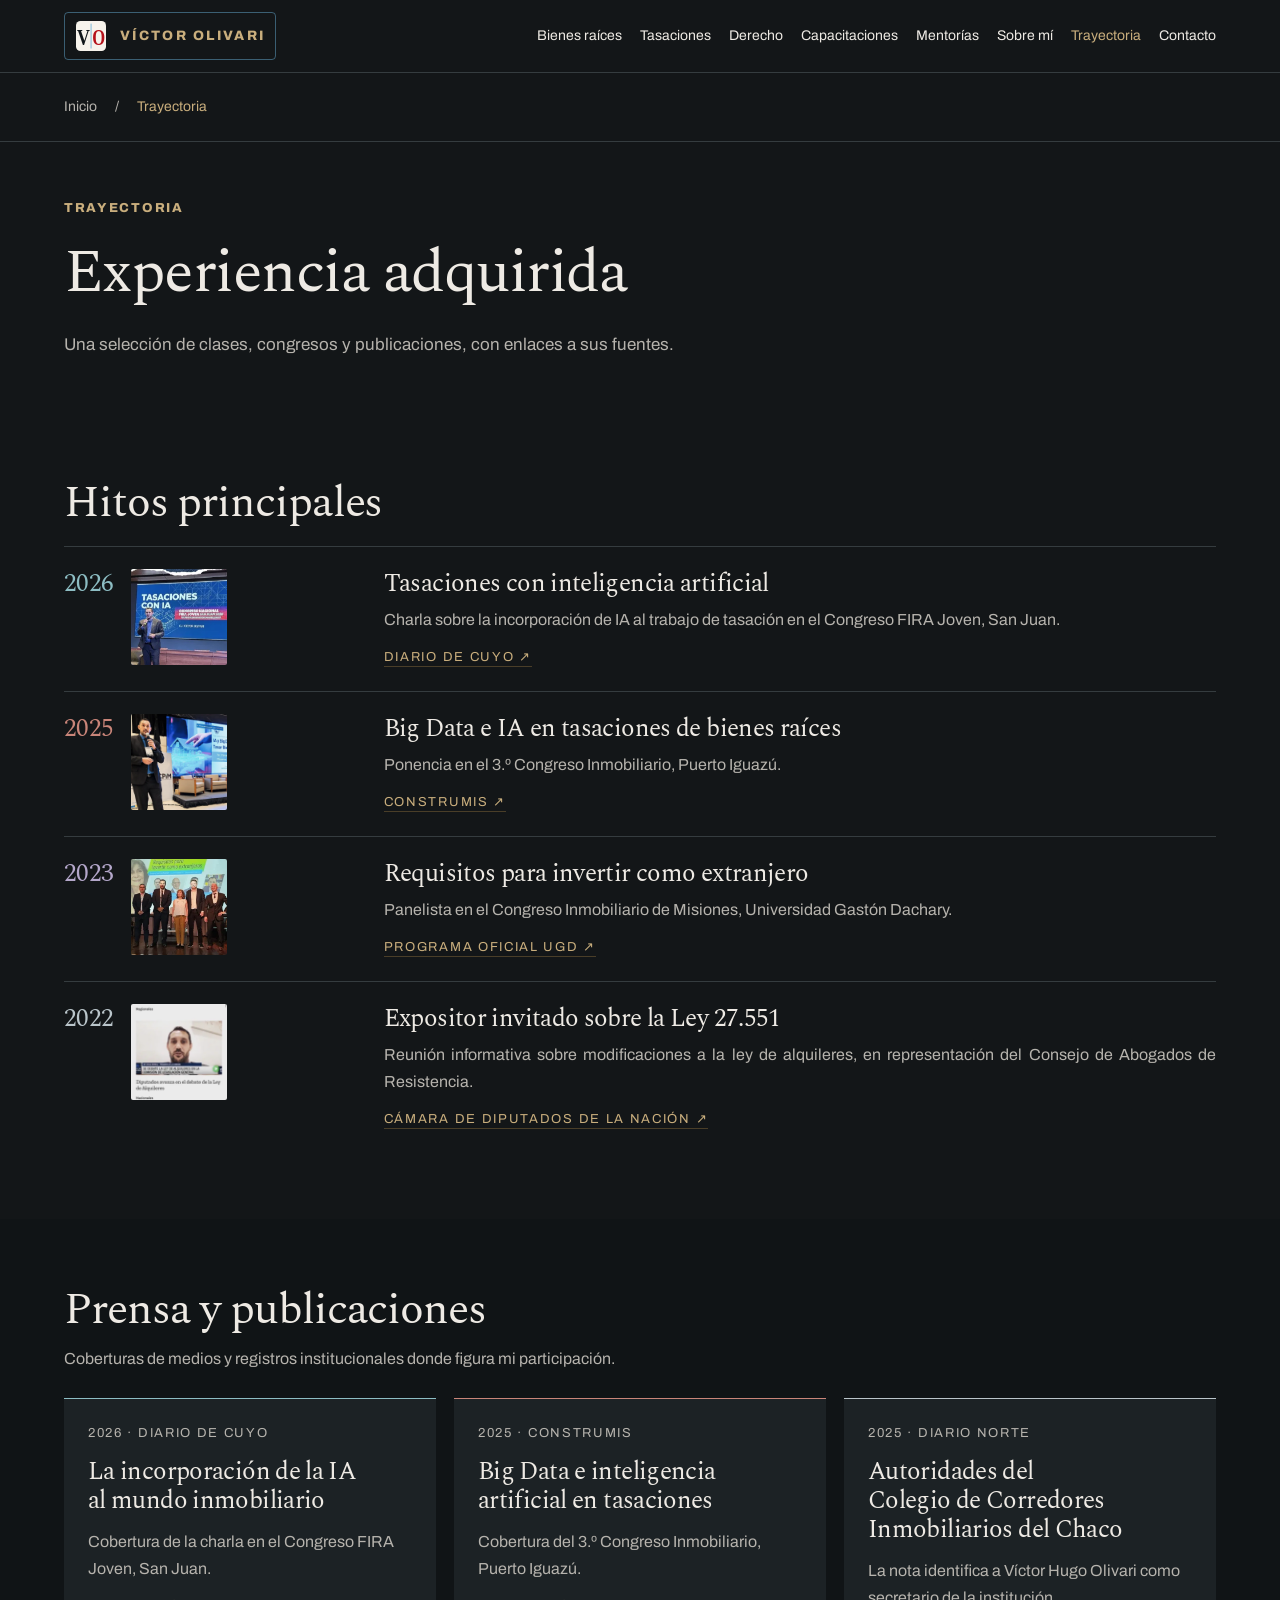
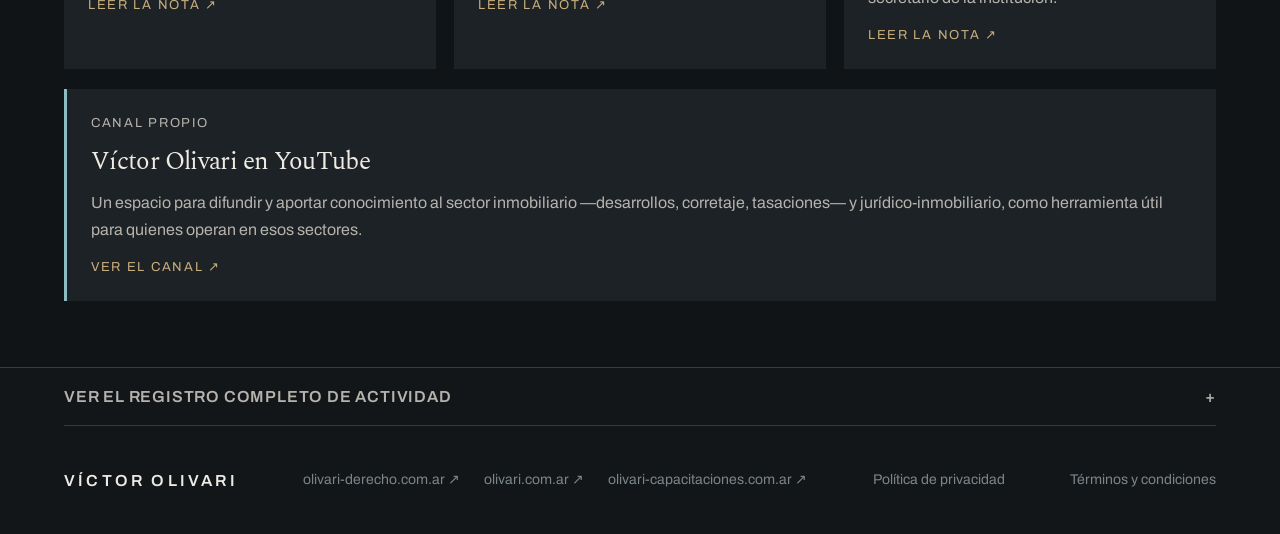
<file: trayectoria/index.html>
<!doctype html>
<html lang="es">
<head>
<meta charset="utf-8">
<meta name="viewport" content="width=device-width, initial-scale=1">
<title>Trayectoria · Víctor Olivari</title>
<meta name="description" content="Antecedentes verificables: Cámara de Diputados, congresos de FIRA, universidades y colegios profesionales, cada uno con su fuente.">
<link rel="canonical" href="https://www.victorolivari.com.ar/trayectoria/">
<meta property="og:type" content="website">
<meta property="og:title" content="Trayectoria · Víctor Olivari">
<meta property="og:description" content="Antecedentes verificables: Cámara de Diputados, congresos de FIRA, universidades y colegios profesionales, cada uno con su fuente.">
<meta property="og:url" content="https://www.victorolivari.com.ar/trayectoria/">
<meta property="og:locale" content="es_AR">
<meta property="og:image" content="https://www.victorolivari.com.ar/compartir.jpg?v=20260920">
<meta property="og:image:width" content="1200">
<meta property="og:image:height" content="630">
<meta property="og:image:alt" content="Víctor Olivari, corredor inmobiliario y abogado">
<meta name="twitter:card" content="summary_large_image">
<meta name="twitter:image" content="https://www.victorolivari.com.ar/compartir.jpg?v=20260920">
<meta name="theme-color" content="#131618">
<meta name="robots" content="index, follow, max-image-preview:large">
<link rel="icon" type="image/svg+xml" href="/favicon.svg?v=20260909-2">
<link rel="icon" type="image/png" sizes="32x32" href="/favicon-32.png?v=20260909-1">
<link rel="icon" type="image/png" sizes="16x16" href="/favicon-16.png?v=20260909-1">
<link rel="apple-touch-icon" sizes="180x180" href="/apple-touch-icon.png?v=20260909-1">
<link rel="manifest" href="/site.webmanifest?v=20260906">
<link rel="preconnect" href="https://fonts.googleapis.com">
<link rel="preconnect" href="https://fonts.gstatic.com" crossorigin>
<link rel="stylesheet" href="https://fonts.googleapis.com/css2?family=Archivo:wght@400;500;600&family=Spectral:wght@400&display=swap">
<style>

    body { margin: 0; background: #131618; }
    a { color: inherit; text-decoration: none; }
    a:hover { color: var(--ocre); }
    .page {
      background: #131618; color: #EAE6E0;
      font-family: Archivo, Helvetica Neue, sans-serif;
      --h1: calc(clamp(30px, 3.75vw, 48px) * var(--ts));
      --h2: calc(clamp(23px, 2.66vw, 34px) * var(--ts));
      --h3: calc(clamp(19px, 1.875vw, 24px) * var(--ts));
      --body: calc(clamp(16px, 1.3vw, 17px) * var(--bs));
      --small: calc(clamp(14.5px, 1.2vw, 15.5px) * var(--bs));
      --label: calc(clamp(12px, 1vw, 13px) * var(--bs));
      --ink: #EAE6E0; --muted: #A29C95; --panel: #1D2124; --deep: #0E1113; --line: #2A2F32;
    }
    .h { font-family: var(--tf); font-weight: 700; letter-spacing: -0.03em; line-height: 1.1; margin: 0; }
    .wrap { padding-left: 80px; padding-right: 80px; }
    .lbl { font-size: var(--label); letter-spacing: 0.2em; text-transform: uppercase; color: var(--muted); }
    .body { font-size: var(--body); line-height: 1.72; color: var(--muted); margin: 0; }
    .ph { background: var(--panel); overflow: hidden; }
    .ph img { width: 100%; height: 100%; object-fit: cover; display: block; }
    .photo { background: var(--panel); border: 1px dashed #454D51; display: flex; align-items: center; justify-content: center; text-align: center; padding: 14px; color: #7C858A; font-size: var(--label); letter-spacing: 0.08em; line-height: 1.7; }
    .b { border: 1px solid #3D4548; color: var(--ink); background: transparent; padding: 15px 24px;
         font-size: var(--small); font-weight: 600; letter-spacing: 0.05em; text-transform: uppercase;
         display: inline-block; cursor: pointer; transition: background .16s ease, border-color .16s ease, color .16s ease; }
    .b-br:hover, .b-tas:hover { background: var(--rojo); border-color: var(--rojo); color: #FFFFFF; }
    .b-der:hover { background: var(--gris); border-color: var(--gris); color: #131618; }
    .b-cap:hover { background: var(--verde); border-color: var(--verde); color: #FFFFFF; }
    .b-mi:hover { background: var(--ocre); border-color: var(--ocre); color: #131618; }
    .b-men:hover { background: var(--violeta); border-color: var(--violeta); color: #131618; }
    .nav { display: flex; align-items: center; justify-content: space-between; padding-top: 18px; padding-bottom: 18px; border-bottom: 1px solid var(--line); }
    .nav-links { display: flex; gap: 28px; font-size: var(--small); color: var(--muted); }
    .nav-links a { transition: color .16s ease; }
    .nl-br:hover { color: var(--rojo); } .nl-der:hover { color: var(--gris); }
    .nl-cap:hover { color: var(--verde); } .nl-mi:hover { color: var(--ocre); }
    .nl-men:hover { color: var(--violeta); }
    .nav-burger { display: none; }
    .phero { display: grid; grid-template-columns: 1.3fr 1fr; gap: 52px; padding-top: 52px; padding-bottom: 56px; align-items: center; }
    .cols2 { display: grid; grid-template-columns: repeat(2, minmax(0, 1fr)); gap: 20px; }
    .cols3 { display: grid; grid-template-columns: repeat(3, minmax(0, 1fr)); gap: 20px; }
    .card { background: var(--panel); padding: 28px 26px; display: flex; flex-direction: column; gap: 13px; }
    .row { display: grid; grid-template-columns: 260px 1fr; gap: 32px; padding: 22px 0; border-top: 1px solid var(--line); }
    .field { border: 1px solid #3D4548; background: #16191B; padding: 15px 16px; font-size: var(--small); color: #6E7679; }
    .aviso { border-left: 3px solid var(--gris); background: var(--panel); padding: 20px 24px; font-size: var(--small); line-height: 1.7; color: #C0BAB3; }
    .chip { border: 1px solid #3D4548; padding: 9px 15px; font-size: var(--small); color: #C0BAB3; display: inline-block; }
    .chip:hover { border-color: var(--ocre); }
    .chips { display: flex; flex-wrap: wrap; gap: 10px; }
    details > summary { list-style: none; cursor: pointer; padding: 16px 0; border-top: 1px solid var(--line); font-size: var(--small); font-weight: 600; letter-spacing: 0.05em; text-transform: uppercase; color: var(--muted); display: flex; justify-content: space-between; align-items: center; }
    details > summary::-webkit-details-marker { display: none; }
    details > summary:hover { color: var(--ink); }
    details[open] > summary .mas { display: none; }
    details:not([open]) > summary .menos { display: none; }
    .foot { display: flex; justify-content: space-between; align-items: center; gap: 20px; flex-wrap: wrap; font-size: var(--label); color: #7C858A; border-top: 1px solid var(--line); padding-top: 32px; padding-bottom: 32px; }
    .foot-links { display: flex; gap: 24px; flex-wrap: wrap; }
    @media (max-width: 1300px) { .wrap { padding-left: 52px; padding-right: 52px; } }
    @media (max-width: 900px) {
      .phero { grid-template-columns: 1fr; gap: 34px; }
      .cols2, .cols3 { grid-template-columns: 1fr; }
      .row { grid-template-columns: 1fr; gap: 10px; }
    }
    @media (max-width: 640px) {
      .wrap { padding-left: 22px; padding-right: 22px; }
      .nav-links { display: none; } .nav-burger { display: block; }
      .foot { flex-direction: column; align-items: flex-start; gap: 14px; }
    }
  /*EDITORIAL*/
/* Diseño compartido. sincronizar-editorial.py lo integra en los artboards. */
html { color-scheme: dark; scroll-padding-top: 5.5rem; }
body { margin: 0; background: #131618; }
.page { --ts: 1; --bs: 1; --tf: Spectral, Georgia, serif;
  --rojo: #C98579; --gris: #BAC5CA; --verde: #8DBDC3; --ocre: #C9AE7D; --violeta: #B4A7CA;
  --ink: #EEEAE4; --muted: #B6B3AD; --panel: #1C2225; --deep: #101416; --line: #353C3F;
  --h1: clamp(2.15rem, 1.4rem + 3vw, 4.25rem); --h2: clamp(1.8rem, 1.3rem + 1.8vw, 2.8rem);
  --h3: clamp(1.3rem, 1.1rem + .6vw, 1.65rem); --quote: clamp(1.8rem, 1.1rem + 2.6vw, 3.2rem);
  --body: 1.0625rem; --small: 1rem; --label: .8125rem;
  font-family: Archivo, 'Helvetica Neue', Arial, sans-serif; color: var(--ink); line-height: 1.6;
  overflow-wrap: break-word; min-height: 100vh; }
.page *, .page *::before, .page *::after { box-sizing: border-box; }
.page { --rojo: #C98579 !important; --gris: #BAC5CA !important; --verde: #8DBDC3 !important;
  --ocre: #C9AE7D !important; --violeta: #B4A7CA !important; }
.page [hidden] { display: none !important; }
.page img { display: block; max-width: 100%; }
.page a { color: inherit; text-decoration: none; text-underline-offset: .25em; }
.page a:focus-visible, .page button:focus-visible, .page summary:focus-visible,
.page input:focus-visible, .page select:focus-visible, .page textarea:focus-visible {
  outline: 2px solid var(--ocre); outline-offset: 5px; }
.page button, .page input, .page select, .page textarea { font: inherit; }
.page button, .page summary, .page a { -webkit-tap-highlight-color: rgba(201,174,125,.15); }
.page .wrap { width: 100%; max-width: 1360px; margin-inline: auto; padding-inline: 22px; }
.page .h { font-family: Spectral, Georgia, serif; font-weight: 400; letter-spacing: -.025em; line-height: 1.15; text-wrap: balance; }
.page h1 { text-transform: none !important; }
.page .lbl { font-family: Archivo, Arial, sans-serif; font-size: .8125rem; letter-spacing: .13em; line-height: 1.6; }
.page .body { color: var(--muted); line-height: 1.7; }
.page .b { display: inline-flex; align-items: center; justify-content: center; gap: .6rem;
  min-height: 48px; padding: 12px 20px; max-width: 100%; border: 1px solid #62696A;
  border-radius: 2px; font-size: 1rem; font-family: Archivo, Arial, sans-serif;
  line-height: 1.45; font-weight: 500; letter-spacing: 0; text-transform: none;
  color: var(--ink); background: transparent; cursor: pointer;
  transition: background .18s ease, color .18s ease, border-color .18s ease; }
.page .b.primary { background: var(--ink); border-color: var(--ink); color: #131618; }
.page .text-link { display: inline-flex; gap: .7rem; align-items: center; min-height: 44px;
  text-decoration: underline; text-decoration-color: #737A7B; }
.page .text-link::after { content: '→'; font-family: Arial, sans-serif; transition: transform .2s ease; }
.page .text-link[target='_blank']::after { content: '↗'; }
.page .skip-link { position: absolute; left: 22px; top: -150px; z-index: 100;
  background: var(--ink); color: #131618; padding: 14px 20px; }
.page .skip-link:focus { top: 12px; }
.page .site-header { position: sticky; top: 0; z-index: 30; background: #131618; border-bottom: 1px solid var(--line); }
.page .site-nav { display: flex; align-items: center; justify-content: space-between; gap: 18px; min-height: 72px; }
.page .brand { font-family: Archivo, Arial, sans-serif; font-size: .85rem; letter-spacing: .16em; font-weight: 600; white-space: nowrap; }
.page .desktop-links { display: none; }
.page .mobile-menu > summary { display: flex; gap: 10px; align-items: center; justify-content: center;
  min-width: 76px; min-height: 48px; padding: 8px 0; border: 0; color: var(--ink);
  font-size: .875rem; letter-spacing: 0; text-transform: none; }
.page summary { cursor: pointer; list-style: none; }
.page summary::-webkit-details-marker { display: none; }
.page .menu-icon { width: 20px; height: 12px; border-top: 1px solid; border-bottom: 1px solid; }
.page .mobile-menu[open] .menu-icon { height: 1px; border-bottom: 0; }
.page .mobile-links { position: absolute; inset: 72px 0 auto; padding: 12px 22px 24px;
  background: #1C2225; border-bottom: 1px solid var(--line); max-height: calc(100vh - 72px); max-height: calc(100dvh - 72px); overflow: auto; }
.page .mobile-links a { display: block; padding: 12px 0; min-height: 48px; border-bottom: 1px solid var(--line); }
.page [aria-current='page'] { color: var(--ocre); }
.page main { outline: none; }
.page .location-guide { display: flex; align-items: center; flex-wrap: wrap; gap: 8px 24px;
  padding-block: 12px; border-bottom: 1px solid var(--line); font-size: .875rem; }
.page .breadcrumb, .page .section-links { display: flex; align-items: center; flex-wrap: wrap; gap: 4px 18px; }
.page .breadcrumb { color: var(--muted); }
.page .location-guide a { display: inline-flex; align-items: center; gap: 8px; min-height: 44px; }
.page .location-guide a:hover { color: var(--ocre); }
.page .back-link { color: var(--ocre); padding-right: 20px; border-right: 1px solid var(--line); }
.page .section-links { justify-content: space-between; flex: 1; max-width: 540px; gap: 4px 12px; }
.page .section-links a { border-bottom: 1px solid transparent; }
.page .section-links a:hover, .page .section-links a:focus-visible { border-bottom-color: var(--ocre); }
.page main [id] { scroll-margin-top: 1rem; }
.page .hero { display: grid; grid-template-columns: minmax(0,1fr); gap: 26px; padding-block: 32px 44px; }
.page .hero-copy .lbl { color: var(--ocre); margin-bottom: 12px; }
.page .hero h1 { font-size: clamp(1.5rem, 6.6vw, 2rem); max-width: none; margin-bottom: 16px; }
.page .hero-title-line { display: block; white-space: nowrap; }
.page .professional { color: #91C9E8; }
.page .unit[style*='--gris'] .lbl { color: var(--ocre); }
.page .hero .hero-intro { max-width: 48ch; font-size: 1rem; margin: 0 0 20px; }
.page .hero-ctas { display: flex; flex-direction: row; flex-wrap: wrap; gap: 10px; }
.page .hero-ctas .b { flex: 1 1 auto; padding-inline: 14px; }
.page .hero-portrait { margin: 0; min-width: 0; }
.page .hero-portrait .ph { height: 245px; border-radius: 2px; }
.page .hero-portrait img { object-position: 60% 38%; }
.page figcaption { margin-top: 12px; font-size: .8125rem; color: var(--muted); }
.page .ph { background: var(--panel); padding: 0 !important; border: 0 !important; overflow: hidden; border-radius: 2px; }
.page .ph img { display: block; width: 100%; height: 100%; object-fit: cover; filter: saturate(.8); }
.page .section { padding-block: 48px; }
.page .section-head { display: grid; gap: 14px; margin-bottom: 26px; }
.page .section-head h2 { font-size: var(--h2); }
.page .section-head p { max-width: 54ch; margin: 0; }
.page .creds { padding-block: 22px; border-block: 1px solid var(--line); background: var(--panel); }
.page .creds-list { display: flex; flex-direction: column; gap: 8px; font-size: .875rem; margin-top: 12px; }
.page .manifesto { max-width: 1000px; padding-block: 44px; }
.page .manifesto p { font-size: var(--quote); line-height: 1.3; margin: 0; }
.page .manifesto { padding-block: clamp(36px, 5vw, 72px); border-bottom: 1px solid var(--line); }
.page .manifesto .manifesto-premise { font: 400 1rem/1.5 Archivo, Arial, sans-serif; color: var(--muted); margin-bottom: 14px; }
.page .manifesto-premise span, .page .manifesto-equals { color: var(--ocre); }
.page .units { display: grid; grid-template-columns: minmax(0,1fr); gap: 16px; }
.page .unit { background: transparent; border-top: 1px solid var(--line); min-width: 0; }
.page .unit-body { padding: 24px 0; display: flex; flex-direction: column; align-items: flex-start; gap: 12px; }
.page .unit h3 { margin: 0; font-size: 1.65rem; }
.page .unit p { margin: 0; }
.page .unit .text-link { margin-top: auto; }
.page .unit .lbl { color: var(--area, var(--muted)); }
.page .unit-photo { margin: 6px 0; width: 100%; aspect-ratio: 4 / 3; }
.page .unit-photo img { object-position: center 30%; }
.page .unit-photo img[src*='INMO'] { object-position: center 10%; }
.page .unit-photo img[src*='curso1'] { object-position: 28% center; }
.page .about .about-portrait { aspect-ratio: 1 / 1; }
.page .about-portrait img { object-position: center 40%; }
.page .about { display: grid; grid-template-columns: minmax(0,1fr); gap: 28px; }
.page .about .ph { aspect-ratio: 4 / 3; }
.page .about h2 { font-size: var(--h2); margin: 12px 0 18px; }
.page .about p { max-width: 55ch; }
.page .about .text-link { margin-top: 16px; }
.page .gallery { display: grid; grid-template-columns: minmax(0,1fr); gap: 26px; }
.page .gallery figure { margin: 0; }
.page .gallery .ph { aspect-ratio: 16 / 10; }
.page .close-ctas { display: flex; flex-direction: row; flex-wrap: wrap; gap: 12px; justify-content: flex-start; }
.page .closing { border-top: 1px solid var(--line); }
.page .closing h2 { font-size: var(--h2); margin-bottom: 16px; }
.page .closing p { margin: 0 0 24px; max-width: 54ch; }
.page .foot { display: flex; flex-direction: column; align-items: flex-start; gap: 22px; padding-block: 32px; font-size: .875rem; }
.page .foot .h { font: 600 .85rem Archivo, Arial, sans-serif; white-space: nowrap; }
.page .foot-links { display: flex; flex-wrap: wrap; gap: 6px 24px; }
.page .social-links { display: flex; flex-wrap: wrap; gap: 12px 24px; }
.page .social-links a { display: inline-flex; align-items: center; gap: 10px; min-height: 48px; font-size: 1rem; color: var(--muted); }
.page .social-links a:hover { color: var(--ocre); }
.page .social-links svg { width: 20px; height: 20px; flex-shrink: 0; fill: currentColor; }
.page .area-socials { margin-top: 32px; padding-block: 24px 32px; border-top: 1px solid var(--line); }
.page .area-socials .lbl { margin-bottom: 10px; }
.page .foot a { min-height: 44px; display: inline-flex; align-items: center; overflow-wrap: anywhere; }
.page .phero { display: grid; grid-template-columns: minmax(0,1fr); gap: 28px; padding-block: 36px 44px; }
.page .phero .ph { max-height: 300px; aspect-ratio: 4 / 3 !important; }
.page .phero h1 { max-width: 22ch; }
.page .phero .body { font-size: var(--body) !important; }
.page .relato { max-width: 66ch; }
.page .relato p, .page .relato .entrada { font-size: var(--body); line-height: 1.75; }
.page .destacado { font: 400 var(--h3)/1.5 Spectral, Georgia, serif; border-left: 1px solid var(--ocre); margin: 24px 0; }
.page .story-pill { display: inline-flex; align-items: center; max-width: 100%; margin: 6px 0 22px;
  padding: 8px 13px; border: 1px solid color-mix(in srgb, var(--ocre) 58%, transparent);
  border-radius: 999px; color: var(--ink); background: rgba(201,174,125,.08);
  font-size: .875rem; font-weight: 600; line-height: 1.35; }
.page .cols2, .page .cols3 { display: grid; grid-template-columns: minmax(0,1fr); gap: 18px; }
.page .cols2 > *, .page .cols3 > *, .page .row > *, .page .tray-row > * { min-width: 0; }
.page .card { padding: 24px; border-top-width: 1px !important; }
.page .row, .page .tray-row { display: grid; grid-template-columns: minmax(0,1fr) !important; gap: 10px; padding-block: 22px; }
.page .tray-src { text-align: left !important; }
.page .tray-thumb { width: 100%; max-width: 280px; }
.page .practice-list { border-top: 1px solid var(--line); }
.page .practice { border-bottom: 1px solid var(--line); }
.page .practice > summary { min-height: 64px; display: flex; align-items: center; justify-content: space-between;
  gap: 18px; border: 0; font-family: Archivo, Arial, sans-serif; font-size: 1.0625rem; color: var(--ink); font-weight: 400; letter-spacing: 0; text-transform: none; }
.page .practice > summary::after { content: '+'; font: 300 1.6rem Arial, sans-serif; color: var(--muted); flex-shrink: 0; }
.page .practice[open] > summary::after { content: '−'; }
.page .practice > .body { padding-bottom: 24px; max-width: 65ch; }
.page .program-group { margin-bottom: 24px; }
.page .program-group > summary { min-height: 64px; border: 0; font-weight: 400; letter-spacing: 0; text-transform: none; gap: 16px; color: var(--ink); }
.page .program-group > summary::after { content: '+'; font: 1.5rem Arial, sans-serif; }
.page .program-group[open] > summary::after { content: '−'; }
.page .program-group .cols3 { padding-bottom: 12px; }
.page .program-group .h { font-family: Archivo, Arial, sans-serif; font-size: 1.125rem !important; line-height: 1.4; }
.page .program-group > summary .h { font: 400 1.5rem/1.3 Spectral, Georgia, serif !important; }
.page .program-group summary { display: flex; align-items: center; justify-content: space-between; }
.page .contact-areas { display: grid; gap: 18px; }
.page .contact-area { border: 1px solid var(--line); padding: 0 20px; background: var(--panel); }
.page .contact-area > summary { min-height: 80px; border: 0; text-transform: none; letter-spacing: 0; color: var(--ink); font-size: 1.125rem; gap: 16px; }
.page .contact-area > summary::after { content: '+'; font: 1.5rem Arial, sans-serif; }
.page .contact-area[open] > summary::after { content: '−'; }
.page .contact-area .card { padding: 0 0 24px; border: 0 !important; }
.page .campo > span { font-size: .875rem; text-transform: none; letter-spacing: 0; }
.page .campo input, .page .campo select, .page .campo textarea { width: 100%; min-width: 0; max-width: 100%; min-height: 48px;
  padding: 12px; background: #131618; color: var(--ink); border: 1px solid #61696D; border-radius: 2px; font-size: 1rem; }
.page .campo textarea { min-height: 120px; }
.page .campo input::placeholder, .page .campo textarea::placeholder { color: #A9ACAC; opacity: 1; }
.page .via { overflow-wrap: anywhere; }
.page .via svg { flex-shrink: 0; }
.page .chip { font-size: 1rem; }
.page .record-img { max-width: 100%; height: auto; }
.page .cta-movil { position: static !important; display: flex !important; width: fit-content !important; max-width: calc(100% - 44px); margin: 0 auto 32px; padding: 14px 20px; gap: 10px; align-items: center; border: 1px solid var(--line); background: transparent !important; color: var(--ink) !important; box-shadow: none !important; border-radius: 2px !important; }
@media (hover: hover) {
  .page .b:hover { background: #2B3336; color: var(--ink); border-color: var(--ocre); }
  .page .b.primary:hover { background: #D8C9AD; color: #131618; border-color: #D8C9AD; }
  .page .text-link:hover, .page .foot a:hover, .page .desktop-links a:hover { color: var(--ocre); }
  .page .text-link:hover::after { transform: translateX(3px); }
}
@media (max-width: 699px) {
  .page .anio-cuerpo > div[style*='grid-template-columns'] { grid-template-columns: minmax(0, 1fr) !important; gap: 8px !important; }
  .page .anio-cuerpo > div > div { min-width: 0; }
  .page .wrap[style*='padding-top'] { padding-top: 40px !important; }
  .page .wrap[style*='padding-bottom'] { padding-bottom: 40px !important; }
  .page .wrap[style*='padding-bottom: 18px'], .page .wrap[style*='padding-bottom: 26px'] { padding-bottom: 18px !important; }
  .page .cols2[style], .page .cols3[style] { gap: 22px !important; }
  .page h2[style*='max-width'] { max-width: 100% !important; }
}
@media (min-width: 700px) {
  .page .wrap { padding-inline: 40px; }
  .page .hero { grid-template-columns: minmax(0,1.1fr) minmax(0,1fr); gap: 36px; align-items: center; padding-block: 52px; }
  .page .hero h1 { font-size: clamp(1.4rem, 3vw, 3rem); }
  .page .hero-portrait .ph { height: auto; aspect-ratio: 4 / 5; }
  .page .hero-portrait img { object-position: 100% 45%; }
  .page .section { padding-block: 64px; }
  .page .creds-list { flex-direction: row; flex-wrap: wrap; gap: 12px 32px; }
  .page .units { grid-template-columns: minmax(0,1fr); gap: 24px; }
  .page .unit-body { display: grid; grid-template-columns: minmax(0,.85fr) minmax(0,1fr); gap: 14px 28px; align-items: start; }
  .page .unit-body > * { grid-column: 2; }
  .page .unit-body .unit-photo { grid-column: 1; grid-row: 1 / 5; aspect-ratio: 4 / 5; margin: 0; }
  .page .unit-body .text-link { align-self: end; }
  .page .unit-body { height: 100%; }
  .page .gallery, .page .cols2, .page .cols3 { grid-template-columns: repeat(2,minmax(0,1fr)); }
  .page .about { grid-template-columns: repeat(2,minmax(0,1fr)); gap: 44px; align-items: center; }
  .page .phero { grid-template-columns: minmax(0,1.25fr) minmax(0,1fr); padding-block: 56px; }
  .page .phero .ph { max-height: 430px; }
  .page .phero.text-only { grid-template-columns: 1fr; }
  .page .tray-row { grid-template-columns: 80px minmax(0,1fr) minmax(180px,.75fr) !important; gap: 24px; }
  .page .row { grid-template-columns: minmax(170px,.6fr) minmax(0,1.7fr) !important; gap: 26px; }
  .page .contact-areas { max-width: 820px; }
}
@media (min-width: 1100px) {
  .page .wrap { padding-inline: 64px; }
  .page .hero { gap: 80px; padding-block: 64px 72px; }
  .page .hero-portrait { max-width: 440px; justify-self: end; width: 100%; }
  .page .hero .hero-intro { font-size: 1.125rem; }
  .page .hero-ctas .b { flex: none; padding-inline: 24px; }
  .page .desktop-links { display: flex; align-items: center; gap: 18px; font-size: .875rem; }
  .page .desktop-links a { display: inline-flex; align-items: center; min-height: 44px; white-space: nowrap; }
  .page .mobile-menu { display: none; }
  .page .section { padding-block: 80px; }
  .page .section-head { grid-template-columns: 1fr 1fr; gap: 50px; align-items: end; }
  .page .cols3 { grid-template-columns: repeat(3,minmax(0,1fr)); }
  .page .units { grid-template-columns: repeat(3,minmax(0,1fr)); gap: 32px; }
  .page .unit-body { display: flex; gap: 16px; }
  .page .unit-body > .lbl { min-height: 3.2em; }
  .page .unit-body > h3 { min-height: 2.3em; }
  .page .unit-body .unit-photo { aspect-ratio: 4 / 3; margin: 0 0 4px; }
  .page .foot { flex-direction: row; flex-wrap: wrap; justify-content: space-between; align-items: center; }
}
@media (prefers-reduced-motion: no-preference) {
  html { scroll-behavior: smooth; }
  .page details[open] > .body, .page details[open] > .cols3, .page details[open] > .card { animation: editorial-open .22s ease-out; }
  @keyframes editorial-open { from { opacity: .5; transform: translateY(4px); } to { opacity: 1; transform: none; } }
}
@media (prefers-reduced-motion: reduce) {
  .page *, .page *::before, .page *::after { animation: none !important; transition: none !important; scroll-behavior: auto !important; }
}
/* Fotos de las áreas: se conserva el encuadre original, también en celular. */
.page .phero .area-portrait { max-height: none; }
.page .phero .area-portrait-vertical { aspect-ratio: 3 / 4 !important; width: 100%; max-width: 390px; justify-self: center; }
.page .area-portrait img { object-fit: contain; filter: none; }
.page .course-carousel { min-width: 0; border-block: 1px solid var(--line); }
.page .carousel-heading { display: flex; flex-wrap: wrap; align-items: end; justify-content: space-between; gap: 20px; }
.page .carousel-heading .lbl { margin-bottom: 12px; }
.page .carousel-heading .h { font-size: var(--h2); }
.page .carousel-controls { display: flex; gap: 8px; }
.page .carousel-controls[hidden] { display: none; }
.page .carousel-controls button { min-width: 48px; min-height: 48px; padding: 10px 15px; border: 1px solid var(--line); border-radius: 3px; background: var(--panel); color: var(--ink); font: inherit; font-size: .875rem; cursor: pointer; }
.page .carousel-controls button:hover { border-color: var(--verde); }
.page .carousel-controls button:disabled { cursor: default; color: var(--muted); }
.page .carousel-help { color: var(--muted); font-size: .875rem; line-height: 1.5; margin-block: 18px 22px; }
.page .carousel-viewport { overflow-x: auto; overscroll-behavior-x: contain; scrollbar-width: thin; scrollbar-color: var(--verde) var(--panel); scroll-behavior: auto; padding-bottom: 12px; }
.page .carousel-track { display: flex; gap: 20px; width: max-content; }
.page .carousel-track figure { flex: none; width: min(76vw, 480px); margin: 0; }
.page .carousel-track img { display: block; width: 100%; height: auto; aspect-ratio: 4 / 3; object-fit: contain; background: var(--deep); border-radius: 3px; }
.page .carousel-track figcaption { padding-top: 14px; max-width: 38ch; font-size: .875rem; line-height: 1.5; color: var(--muted); }
/* El texto acompaña a cada imagen, incluso cuando la foto es vertical o panorámica. */
.page .course-carousel .carousel-track figure { display: flex; flex-direction: column; align-items: center; text-align: center; }
.page .course-carousel .carousel-track figcaption { width: 100%; max-width: min(100%, 38ch); text-align: center; }
.page .carousel-viewport:focus-visible, .page .carousel-controls button:focus-visible { outline: 2px solid var(--verde); outline-offset: 3px; }
/* El recorrido reúne fotos de formatos muy diferentes; el fondo unifica la serie
   sin recortar personas ni documentos importantes. */
.page .journey-carousel { margin-top: 10px; }
.page .journey-carousel .carousel-track { gap: 16px; }
.page .journey-carousel .carousel-track figure { width: min(82vw, 560px); }
.page .journey-carousel .carousel-track figure { display: flex; flex-direction: column; align-items: center; text-align: center; }
.page .journey-carousel .carousel-track img { aspect-ratio: 3 / 2; filter: saturate(.88); }
.page .journey-carousel .carousel-track figcaption { min-height: 2.7em; width: 100%; max-width: min(100%, 46ch); padding: 12px 2px 0; color: var(--ink); text-align: center; }
.page .story-more { max-width: 66ch; margin-top: 1.35rem; border-top: 1px solid var(--line); border-bottom: 1px solid var(--line); }
.page .story-more > summary { display: flex; align-items: center; justify-content: space-between; min-height: 56px; cursor: pointer; color: var(--ink); font-size: .9375rem; font-weight: 600; letter-spacing: .04em; list-style: none; }
.page .story-more > summary::-webkit-details-marker { display: none; }
.page .story-more > summary::after { content: '+'; color: var(--ocre); font: 1.5rem/1 Arial, sans-serif; }
.page .story-more[open] > summary::after { content: '−'; }
.page .story-more .relato { padding-bottom: 10px; }
.page .family-story { display: grid; gap: 28px; align-items: center; margin-top: 42px; padding-top: 42px; border-top: 1px solid var(--line); }
.page .family-story .ph { aspect-ratio: 3 / 4; max-width: 390px; justify-self: center; }
.page .family-story .ph img { object-fit: cover; }
/* Mentorías: consultoría de criterio, con el violeta como señal del área. */
.page .mentor-hero { display: grid; gap: 30px; padding-block: 42px 54px; }
.page .mentor-hero-copy { align-self: center; }
.page .mentor-hero .lbl, .page .mentor-section .lbl { color: var(--violeta); }
.page .mentor-hero h1 { margin: 14px 0 22px; max-width: 18ch; font-size: var(--h1); }
.page .mentor-lead { max-width: 62ch; margin: 0; font-size: calc(var(--body) * 1.08); }
.page .mentor-pills { display: flex; flex-wrap: wrap; gap: 9px; margin-top: 26px; }
.page .mentor-pill { display: inline-flex; align-items: center; min-height: 38px; padding: 7px 12px;
  border: 1px solid color-mix(in srgb, var(--violeta) 55%, var(--line)); border-radius: 999px;
  background: color-mix(in srgb, var(--violeta) 8%, transparent); color: var(--ink);
  font-size: .875rem; font-weight: 600; line-height: 1.35; }
.page .mentor-hero figure { margin: 0; align-self: center; }
.page .mentor-hero .ph { aspect-ratio: 3 / 2; }
.page .mentor-hero .ph img { object-fit: cover; object-position: center; filter: saturate(.86); }
.page .mentor-hero figcaption { text-align: center; }
.page .mentor-principle { padding-block: 34px; border-block: 1px solid var(--line);
  background: linear-gradient(90deg, color-mix(in srgb, var(--violeta) 7%, transparent), transparent 72%); }
.page .mentor-principle p { max-width: 900px; margin: 0; font: 400 var(--h3)/1.55 Spectral, Georgia, serif; }
.page .mentor-principle strong { color: var(--violeta); font-weight: 400; }
.page .mentor-section { padding-block: 54px; }
.page .mentor-section-head { display: grid; gap: 14px; margin-bottom: 28px; }
.page .mentor-section-head h2 { margin: 0; font-size: var(--h2); max-width: 21ch; }
.page .mentor-section-head p { max-width: 62ch; margin: 0; }
.page .mentor-grid { display: grid; grid-template-columns: minmax(0,1fr); gap: 14px; }
.page .mentor-card { min-width: 0; padding: 22px; border: 1px solid var(--line); border-top-color: var(--violeta);
  background: linear-gradient(145deg, color-mix(in srgb, var(--violeta) 6%, var(--panel)), var(--panel));
  transition: transform .22s ease, border-color .22s ease, background .22s ease; }
.page .mentor-icon { display: inline-flex; width: 42px; height: 42px; align-items: center; justify-content: center;
  margin-bottom: 18px; border: 1px solid color-mix(in srgb, var(--violeta) 55%, var(--line));
  color: var(--violeta); background: color-mix(in srgb, var(--violeta) 7%, transparent); }
.page .mentor-icon svg { width: 22px; height: 22px; fill: none; stroke: currentColor; stroke-width: 1.55;
  stroke-linecap: round; stroke-linejoin: round; }
.page .mentor-card h3 { margin: 0 0 10px; font: 400 var(--h3)/1.28 Spectral, Georgia, serif; }
.page .mentor-card p { margin: 0; font-size: 1rem; line-height: 1.68; color: var(--muted); }
.page .mentor-case { display: grid; gap: 28px; align-items: center; padding-block: 54px;
  border-block: 1px solid var(--line); }
.page .mentor-case .ph { aspect-ratio: 3 / 2; }
.page .mentor-case .ph img { object-fit: cover; filter: saturate(.88); }
.page .mentor-case h2 { margin: 10px 0 18px; font-size: var(--h2); }
.page .mentor-case p { margin: 0 0 16px; max-width: 60ch; }
.page .mentor-method { display: grid; gap: 0; border-top: 1px solid var(--line); counter-reset: mentor-step; }
.page .mentor-step { position: relative; padding: 26px 0 26px 58px; border-bottom: 1px solid var(--line); counter-increment: mentor-step; }
.page .mentor-step::before { content: '0' counter(mentor-step); position: absolute; left: 0; top: 27px;
  color: var(--violeta); font: 600 .875rem/1 Archivo, Arial, sans-serif; letter-spacing: .08em; }
.page .mentor-step h3 { margin: 0 0 8px; font-size: var(--h3); }
.page .mentor-step p { margin: 0; max-width: 64ch; }
.page .mentor-proof-grid { display: grid; grid-template-columns: minmax(0,1fr); gap: 12px; }
.page .mentor-proof { padding: 20px 0; border-top: 1px solid var(--line); }
.page .mentor-proof strong { display: block; margin-bottom: 7px; color: var(--ink); font-size: 1.0625rem; }
.page .mentor-proof p { margin: 0; }
.page .mentor-more { max-width: 820px; margin-top: 30px; }
.page .mentor-cta { margin-block: 12px 56px; padding-block: 36px; border-top: 1px solid var(--violeta);
  background: linear-gradient(110deg, color-mix(in srgb, var(--violeta) 10%, var(--panel)), var(--panel)); }
.page .mentor-cta h2 { margin: 0 0 14px; font-size: var(--h2); }
.page .mentor-cta p { max-width: 62ch; margin: 0 0 24px; }
@media (hover: hover) {
  .page .mentor-card:hover { transform: translateY(-3px); border-color: color-mix(in srgb, var(--violeta) 68%, var(--line)); }
}
@media (min-width: 700px) {
  .page .family-story { grid-template-columns: minmax(0,1.15fr) minmax(260px,.85fr); gap: 48px; }
  .page .mentor-hero, .page .mentor-case { grid-template-columns: minmax(0,1.12fr) minmax(280px,.88fr); gap: 48px; }
  .page .mentor-grid, .page .mentor-proof-grid { grid-template-columns: repeat(2,minmax(0,1fr)); }
  .page .mentor-section-head { grid-template-columns: minmax(0,.9fr) minmax(0,1.1fr); gap: 38px; align-items: end; }
  .page .mentor-method { grid-template-columns: repeat(3,minmax(0,1fr)); }
  .page .mentor-step { padding: 62px 24px 26px 0; border-right: 1px solid var(--line); }
  .page .mentor-step:last-child { border-right: 0; padding-left: 24px; }
  .page .mentor-step:nth-child(2) { padding-left: 24px; }
  .page .mentor-step::before { left: 0; top: 27px; }
  .page .mentor-step:nth-child(n+2)::before { left: 24px; }
}
@media (min-width: 1100px) {
  .page .mentor-grid { grid-template-columns: repeat(4,minmax(0,1fr)); }
  .page .mentor-hero { padding-block: 70px 82px; gap: 72px; }
  .page .mentor-section { padding-block: 78px; }
}
@media print {
  .page .carousel-controls, .page .carousel-track [aria-hidden="true"] { display: none; }
  .page .carousel-viewport { overflow: visible; }
  .page .carousel-track { width: auto; flex-wrap: wrap; }
  .page .site-header, .page .skip-link, .page .cta-movil { display: none !important; }
  .page .ph img { filter: none; }
}

/*/EDITORIAL*/

</style>
<link rel="stylesheet" href="/site-overrides.css?v=20260920">
<script src="/nav-trayectoria.js" defer></script>
<!--GA4--><script async src="https://www.googletagmanager.com/gtag/js?id=G-Y1QVQXYZV7"></script><script>window.dataLayer=window.dataLayer||[];function gtag(){dataLayer.push(arguments);}gtag('js',new Date());gtag('config','G-Y1QVQXYZV7');</script><!--/GA4--></head>
<body>
<div class="page" data-page="Trayectoria" style="--rojo: #C98579; --gris: #BAC5CA; --verde: #8DBDC3; --ocre: #C9AE7D; --violeta: #B4A7CA; --tf: Spectral, Georgia, serif; --ts: 1; --bs: 1;"><a class="skip-link" href="#contenido-Trayectoria">Ir al contenido</a><header class="site-header"><nav aria-label="Navegación principal" class="wrap site-nav"><a class="brand" href="/">VÍCTOR OLIVARI</a><div class="desktop-links"><a href="/bienes-raices/">Bienes raíces</a><a href="/tasaciones/">Tasaciones</a><a href="/servicios-juridicos/">Derecho</a><a href="/capacitaciones/">Capacitaciones</a><a href="/mentorias/">Mentorías</a><a href="/sobre-mi/">Sobre mí</a><a aria-current="page" href="/trayectoria/">Trayectoria</a><a href="/contacto/">Contacto</a></div><details class="mobile-menu"><summary>Menú<span aria-hidden="true" class="menu-icon"></span></summary><div class="mobile-links"><a href="/bienes-raices/">Bienes raíces</a><a href="/tasaciones/">Tasaciones</a><a href="/servicios-juridicos/">Derecho</a><a href="/capacitaciones/">Capacitaciones</a><a href="/mentorias/">Mentorías</a><a href="/sobre-mi/">Sobre mí</a><a aria-current="page" href="/trayectoria/">Trayectoria</a><a href="/contacto/">Contacto</a></div></details></nav></header><main id="contenido-Trayectoria" tabindex="-1"><!--GUIA--><div class="wrap location-guide"><a class="back-link" href="/" data-back hidden><span aria-hidden="true">←</span> Volver</a><nav class="breadcrumb" aria-label="Ubicación"><a href="/">Inicio</a><span aria-hidden="true">/</span><span aria-current="page">Trayectoria</span></nav></div><!--/GUIA-->

<div class="wrap phero text-only">
<div>
<div class="lbl" style="color: var(--ocre); margin-bottom: 20px; font-weight: 800;">Trayectoria</div>
<h1 class="h" style="font-size: var(--h1); margin-bottom: 22px; text-wrap: pretty;">Experiencia adquirida</h1>
<p class="body" style="max-width: 620px; font-size: calc(var(--body) * 1.08);">Una selección de clases, congresos y publicaciones, con enlaces a sus fuentes.</p>
</div>
</div>
<div class="wrap" style="padding-top: 62px; padding-bottom: 18px;"><h2 class="h" style="font-size: var(--h2);">Hitos principales</h2></div>
<div class="wrap" style="padding-bottom: 66px;">
<div class="row">
<div style="display: flex; gap: 18px; align-items: flex-start;">
<div class="h" style="font-size: var(--h3); color: var(--verde);">2026</div>
<div class="ph" data-hito="san-juan-2026" style="width: 96px; aspect-ratio: 1 / 1; font-size: 11px; padding: 6px;"><img width="400" height="328" srcset="/fotos/2026-06_fira-joven-san-juan-360.webp 360w, /fotos/2026-06_fira-joven-san-juan.webp 400w" sizes="(max-width: 699px) calc(100vw - 44px), (max-width: 1099px) 46vw, 600px" alt="Disertación sobre tasaciones con IA en el Congreso FIRA Joven, San Juan 2026" decoding="async" src="/fotos/2026-06_fira-joven-san-juan.webp"/></div>
</div>
<div>
<div class="h" style="font-size: var(--h3); margin-bottom: 8px;">Tasaciones con inteligencia artificial</div>
<p class="body" style="font-size: var(--small); margin-bottom: 10px;">Charla sobre la incorporación de IA al trabajo de tasación en el Congreso FIRA Joven, San Juan.</p>
<a class="lbl" href="https://www.diariodecuyo.com.ar/economia/la-incorporacion-la-ia-el-mundo-inmobiliario-ser-mas-humano-la-propuesta-un-profesional-chaco-n6574163" style="color: var(--ocre); border-bottom: 1px solid #4A3E28; padding-bottom: 2px;" target="_blank" rel="noopener noreferrer">Diario de Cuyo ↗</a>
</div>
</div>
<div class="row">
<div style="display: flex; gap: 18px; align-items: flex-start;">
<div class="h" style="font-size: var(--h3); color: var(--rojo);">2025</div>
<div class="ph" data-hito="iguazu-2025" style="width: 96px; aspect-ratio: 1 / 1; font-size: 11px; padding: 6px;"><img loading="lazy" decoding="async" width="1400" height="1050" srcset="/fotos/hd-puerto-iguazu-360.webp 360w, /fotos/hd-puerto-iguazu-640.webp 640w, /fotos/hd-puerto-iguazu-960.webp 960w, /fotos/hd-puerto-iguazu.webp 1400w" sizes="(max-width: 699px) calc(100vw - 44px), (max-width: 1099px) 46vw, 600px" alt="Ponencia sobre IA y big data en el 3.º Congreso Inmobiliario, Puerto Iguazú 2025" decoding="async" src="/fotos/hd-puerto-iguazu.webp"/></div>
</div>
<div>
<div class="h" style="font-size: var(--h3); margin-bottom: 8px;">Big Data e IA en tasaciones de bienes raíces</div>
<p class="body" style="font-size: var(--small); margin-bottom: 10px;">Ponencia en el 3.º Congreso Inmobiliario, Puerto Iguazú.</p>
<a class="lbl" href="https://construmis.com.ar/inmobiliario-big-data-e-inteligencia-artificial/" style="color: var(--ocre); border-bottom: 1px solid #4A3E28; padding-bottom: 2px;" target="_blank" rel="noopener noreferrer">Construmis ↗</a>
</div>
</div>
<div class="row">
<div style="display: flex; gap: 18px; align-items: flex-start;">
<div class="h" style="font-size: var(--h3); color: var(--violeta);">2023</div>
<div class="ph" data-hito="extranjeros-2023" style="width: 96px; aspect-ratio: 1 / 1; font-size: 11px; padding: 6px;"><img loading="lazy" decoding="async" width="321" height="400" srcset="/fotos/2023-10_panel-extranjeros.webp 321w" sizes="(max-width: 699px) calc(100vw - 44px), (max-width: 1099px) 46vw, 600px" alt="Panel sobre requisitos para invertir como extranjero, Misiones 2023" decoding="async" src="/fotos/2023-10_panel-extranjeros.webp"/></div>
</div>
<div>
<div class="h" style="font-size: var(--h3); margin-bottom: 8px;">Requisitos para invertir como extranjero</div>
<p class="body" style="font-size: var(--small); margin-bottom: 10px;">Panelista en el Congreso Inmobiliario de Misiones, Universidad Gastón Dachary.</p>
<a class="lbl" href="https://ugd.edu.ar/images/2023/10/PROGRAMA_CONGRESO_INMOBILIARIO_DE_MISIONES-1.pdf" style="color: var(--ocre); border-bottom: 1px solid #4A3E28; padding-bottom: 2px;" target="_blank" rel="noopener noreferrer">Programa oficial UGD ↗</a>
</div>
</div>
<div class="row">
<div style="display: flex; gap: 18px; align-items: flex-start;">
<div class="h" style="font-size: var(--h3); color: var(--gris);">2022</div>
<div class="ph" data-hito="diputados-2022" style="width: 96px; aspect-ratio: 1 / 1; font-size: 11px; padding: 6px;"><img loading="lazy" decoding="async" width="400" height="400" srcset="/fotos/2022-04_diputados-alquileres-360.webp 360w, /fotos/2022-04_diputados-alquileres.webp 400w" sizes="(max-width: 699px) calc(100vw - 44px), (max-width: 1099px) 46vw, 600px" alt="Cobertura televisiva del debate de la Ley de Alquileres en Diputados" decoding="async" src="/fotos/2022-04_diputados-alquileres.webp"/></div>
</div>
<div>
<div class="h" style="font-size: var(--h3); margin-bottom: 8px;">Expositor invitado sobre la Ley 27.551</div>
<p class="body" style="font-size: var(--small); margin-bottom: 10px;">Reunión informativa sobre modificaciones a la ley de alquileres, en representación del Consejo de Abogados de Resistencia.</p>
<a class="lbl" href="https://www.hcdn.gob.ar/comisiones/permanentes/cayganaderia/reuniones/parte.html?fecha=12%2F04%2F2022&amp;id_reunion=10721" style="color: var(--ocre); border-bottom: 1px solid #4A3E28; padding-bottom: 2px;" target="_blank" rel="noopener noreferrer">Cámara de Diputados de la Nación ↗</a>
</div>
</div>
</div>
<div style="background: var(--deep);">
<div class="wrap" style="padding-top: 66px; padding-bottom: 66px;">
<h2 class="h" style="font-size: var(--h2); margin-bottom: 10px;">Prensa y publicaciones</h2>
<p class="body" style="font-size: var(--small); margin-bottom: 26px; max-width: 640px;">Coberturas de medios y registros institucionales donde figura mi participación.</p>
<div class="cols3">
<a class="card" href="https://www.diariodecuyo.com.ar/economia/la-incorporacion-la-ia-el-mundo-inmobiliario-ser-mas-humano-la-propuesta-un-profesional-chaco-n6574163" style="border-top: 3px solid var(--verde);" target="_blank" rel="noopener noreferrer">
<div class="lbl">2026 · Diario de Cuyo</div>
<div class="h" style="font-size: var(--h3); color: var(--ink);">La incorporación de la IA al mundo inmobiliario</div>
<p class="body" style="font-size: var(--small);">Cobertura de la charla en el Congreso FIRA Joven, San Juan.</p>
<div class="lbl" style="color: var(--ocre);">Leer la nota ↗</div>
</a>
<a class="card" href="https://construmis.com.ar/inmobiliario-big-data-e-inteligencia-artificial/" style="border-top: 3px solid var(--rojo);" target="_blank" rel="noopener noreferrer">
<div class="lbl">2025 · Construmis</div>
<div class="h" style="font-size: var(--h3); color: var(--ink);">Big Data e inteligencia artificial en tasaciones</div>
<p class="body" style="font-size: var(--small);">Cobertura del 3.º Congreso Inmobiliario, Puerto Iguazú.</p>
<div class="lbl" style="color: var(--ocre);">Leer la nota ↗</div>
</a>
<a class="card" href="https://www.diarionorte.com/288219-autoridades-del-colegio-de-corredores-inmobiliarios-del-chaco-en-norte" style="border-top: 3px solid var(--gris);" target="_blank" rel="noopener noreferrer">
<div class="lbl">2025 · Diario Norte</div>
<div class="h" style="font-size: var(--h3); color: var(--ink);">Autoridades del Colegio de Corredores Inmobiliarios del Chaco</div>
<p class="body" style="font-size: var(--small);">La nota identifica a Víctor Hugo Olivari como secretario de la institución.</p>
<div class="lbl" style="color: var(--ocre);">Leer la nota ↗</div>
</a>
</div>
<a class="card" href="https://www.youtube.com/@VictorOlivari-youtube" style="margin-top: 20px; border-left: 3px solid var(--verde);" target="_blank" rel="noopener noreferrer">
<div class="lbl">Canal propio</div>
<div class="h" style="font-size: var(--h3); color: var(--ink);">Víctor Olivari en YouTube</div>
<p class="body" style="font-size: var(--small);">Un espacio para difundir y aportar conocimiento al sector inmobiliario —desarrollos, corretaje, tasaciones— y jurídico-inmobiliario, como herramienta útil para quienes operan en esos sectores.</p>
<div class="lbl" style="color: var(--ocre);">Ver el canal ↗</div>
</a>
</div>
</div>
<details>
<summary class="wrap" style="border-top: 1px solid var(--line); padding-top: 22px; padding-bottom: 22px;"><span class="mas">Ver el registro completo de actividad</span><span class="menos">Plegar el registro</span><span>+</span></summary>
<!-- REGISTRO:INICIO -->
<style>.anio { border-top: 1px solid var(--line); }.anio summary { display: flex; align-items: baseline; gap: 16px; padding: 20px 0; cursor: pointer; list-style: none; }.anio summary::-webkit-details-marker { display: none; }.anio-mas { margin-left: auto; font-size: var(--label); letter-spacing: 0.2em; text-transform: uppercase; color: #7C858A; }.anio[open] .anio-mas { color: var(--ocre); }.anio[open] .anio-mas::after { content: " ▾"; }.anio:not([open]) .anio-mas::after { content: " ▸"; }.anio summary:hover .anio-mas { color: var(--ocre); }<!--FR-->.reg-cod{font-size:10px;letter-spacing:.14em;color:#5A6165;margin-top:5px;}.reg-fotos{display:flex;flex-wrap:wrap;gap:9px;margin-top:12px;}.reg-foto{width:104px;}.reg-foto img{width:104px;height:78px;object-fit:cover;display:block;border-radius:2px;opacity:.86;transition:opacity .2s;}.reg-foto:hover img{opacity:1;}.reg-foto .c{font-size:10px;letter-spacing:.12em;color:#7C858A;margin-top:5px;}@media (max-width:640px){.reg-foto,.reg-foto img{width:84px;}.reg-foto img{height:63px;}}<!--/FR-->.anio-cuerpo { display: flex; flex-direction: column; gap: 16px; padding: 4px 0 26px; }</style>
<div style="background: var(--deep);"><div class="wrap" style="padding-top: 36px; padding-bottom: 70px;"><h2 class="h" style="font-size: var(--h2); margin-bottom: 10px;">Registro de actividad</h2><p class="body" style="font-size: var(--small); max-width: 700px; margin-bottom: 22px;">109 actividades fechadas entre 2011 y 2026, reconstruidas a partir de publicaciones propias y fuentes institucionales. Este registro prueba qué participación se anunció y cuándo, no su resultado.</p>
<details class="anio"><summary><span class="h" style="font-size: var(--h3); color: var(--gris);">2026</span><span class="lbl">4 actividades</span><span class="anio-mas">ver</span></summary><div class="anio-cuerpo">
<div style="display: grid; grid-template-columns: 120px 1fr; gap: 16px; align-items: baseline;"><div class="lbl" style="color: #7C858A;">22 de agosto<!--FR--><div class="reg-cod">R-002</div><!--/FR--></div><div><span class="lbl" style="color: var(--ocre); margin-right: 10px;">Capacitaciones</span> <span class="body" style="font-size: var(--small); color: #C0BAB3;">Nuevo curso en vivo por ZOOM alquileres con inteligencia artificial Taller de armado de contratos combinando ia con conocimiento jurídico Miercoles 16/09 - 17 a 20hs Dictado por Victor Olivari - Corredor inmobiliario / Abogado…</span></div></div>
<div style="display: grid; grid-template-columns: 120px 1fr; gap: 16px; align-items: baseline;"><div class="lbl" style="color: #7C858A;">4 de junio<!--FR--><div class="reg-cod">R-003</div><!--/FR--></div><div><span class="lbl" style="color: var(--ocre); margin-right: 10px;">Disertaciones</span> <span class="body" style="font-size: var(--small); color: #C0BAB3;">Tasacion inmobiliaria elemental "Método de Mercado y Método según Costo de Construcción" taller intensivo - Práctico y Didáctico online por plataforma de estudio con clases asincrónicas- es decir : grabadas y subidas en la…</span></div></div>
<div style="display: grid; grid-template-columns: 120px 1fr; gap: 16px; align-items: baseline;"><div class="lbl" style="color: #7C858A;">1 de junio<!--FR--><div class="reg-cod">R-004</div><!--/FR--></div><div><span class="lbl" style="color: var(--ocre); margin-right: 10px;">Disertaciones</span> <span class="body" style="font-size: var(--small); color: #C0BAB3;">Congreso Nacional Inmobiliario FIRA Joven San Juan 2026 Participamos una vez más de este gran encuentro, disertando sobre Tasaciones con Inteligencia Artificial .</span></div></div>
<div style="display: grid; grid-template-columns: 120px 1fr; gap: 16px; align-items: baseline;"><div class="lbl" style="color: #7C858A;">13 de abril<!--FR--><div class="reg-cod">R-005</div><!--/FR--></div><div><span class="lbl" style="color: var(--ocre); margin-right: 10px;">Capacitaciones</span> <span class="body" style="font-size: var(--small); color: #C0BAB3;">Tasaciones rurales acerca del curso teórico-práctico de 2 clases, dictadas por 3 profesionales, en el que veremos ●métodos valuatorios ●realizaremos análisis con especialistas en corretaje inmobiliario rural, específicamente del…</span></div></div>
</div></details>
<details class="anio"><summary><span class="h" style="font-size: var(--h3); color: var(--gris);">2025</span><span class="lbl">17 actividades</span><span class="anio-mas">ver</span></summary><div class="anio-cuerpo">
<div style="display: grid; grid-template-columns: 120px 1fr; gap: 16px; align-items: baseline;"><div class="lbl" style="color: #7C858A;">6 de noviembre<!--FR--><div class="reg-cod">R-008</div><!--/FR--></div><div><span class="lbl" style="color: var(--ocre); margin-right: 10px;">Capacitaciones</span> <span class="body" style="font-size: var(--small); color: #C0BAB3;">Aprende a tasar como un experto! Nuestros cursos online te llevan a otro nivel Clases on demand- vos administras tus tiempos de estudio Te entregamos certificado te damos material para que puedas practicar y consultar cuando lo…</span></div></div>
<div style="display: grid; grid-template-columns: 120px 1fr; gap: 16px; align-items: baseline;"><div class="lbl" style="color: #7C858A;">22 de septiembre<!--FR--><div class="reg-cod">R-009</div><!--/FR--></div><div><span class="lbl" style="color: var(--ocre); margin-right: 10px;">Disertaciones</span> <span class="body" style="font-size: var(--small); color: #C0BAB3;">Seminario práctico de tasaciones urbanas organizado por cámara inmobiliaria de Corrientes con apoyo de FIRA capacitación a cargo de fundación Olivari segunda clase dictada 20/09 Muchas gracias a todos los presentes en el…</span></div></div>
<div style="display: grid; grid-template-columns: 120px 1fr; gap: 16px; align-items: baseline;"><div class="lbl" style="color: #7C858A;">15 de septiembre<!--FR--><div class="reg-cod">R-010</div><!--/FR--></div><div><span class="lbl" style="color: var(--ocre); margin-right: 10px;">Capacitaciones</span> <span class="body" style="font-size: var(--small); color: #C0BAB3;">Seminario práctico de tasaciones urbanas P R I M E R A C L A S E Una muy buena jornada inicial ,muchas gracias a todos los presentes en el auditorio y en sala de zoom.</span></div></div>
<div style="display: grid; grid-template-columns: 120px 1fr; gap: 16px; align-items: baseline;"><div class="lbl" style="color: #7C858A;">27 de agosto<!--FR--><div class="reg-cod">R-011</div><!--/FR--></div><div><span class="lbl" style="color: var(--ocre); margin-right: 10px;">Disertaciones</span> <span class="body" style="font-size: var(--small); color: #C0BAB3;">Seminario práctico de tasaciones urbanas organiza cámara inmobiliaria de Corrientes apoya FIRA capacita fundación Olivari modalidad mixta presencial en auditorio federación económica de ctes. _(anunciado 4 veces)_</span></div></div>
<div style="display: grid; grid-template-columns: 120px 1fr; gap: 16px; align-items: baseline;"><div class="lbl" style="color: #7C858A;">3 de julio<!--FR--><div class="reg-cod">R-012</div><!--/FR--></div><div><span class="lbl" style="color: var(--ocre); margin-right: 10px;">Disertaciones</span> <span class="body" style="font-size: var(--small); color: #C0BAB3;">Dominá cada etapa de la compraventa inmobiliaria Tu futuro en bienes raíces empieza acá etapas de la compraventa inmobiliaria viernes 18 de julio | ⏱ 17.30 a 21 hs 1 clase intensiva y práctica- Contenido de calidad En vivo online…</span></div></div>
<div style="display: grid; grid-template-columns: 120px 1fr; gap: 16px; align-items: baseline;"><div class="lbl" style="color: #7C858A;">19 de junio<!--FR--><div class="reg-cod">R-013</div><!--/FR--></div><div><span class="lbl" style="color: var(--ocre); margin-right: 10px;">Capacitaciones</span> <span class="body" style="font-size: var(--small); color: #C0BAB3;">Ya conoces las ventajas de nuestros cursos? Te contamos un poco como es el dictado de cursos nuevos y como los podes repasar o volver a ver luego desde nuestra plataforma, descargar material de estudio y recibir el certificado…</span></div></div>
<div style="display: grid; grid-template-columns: 120px 1fr; gap: 16px; align-items: baseline;"><div class="lbl" style="color: #7C858A;">31 de mayo<!--FR--><div class="reg-cod">R-014</div><!--/FR--></div><div><span class="lbl" style="color: var(--ocre); margin-right: 10px;">Disertaciones</span> <span class="body" style="font-size: var(--small); color: #C0BAB3;">Tasaciones aplicando big data e inteligencia artificial 3er Congreso Nacional Inmobiliario Puerto Iguazú -MIisiones</span></div></div>
<div style="display: grid; grid-template-columns: 120px 1fr; gap: 16px; align-items: baseline;"><div class="lbl" style="color: #7C858A;">30 de mayo<!--FR--><div class="reg-cod">R-015</div><!--/FR--></div><div><span class="lbl" style="color: var(--ocre); margin-right: 10px;">Disertaciones</span> <span class="body" style="font-size: var(--small); color: #C0BAB3;">Nos sumamos al 3ER congreso Nacional Inmobiliario 29 Y 30 de mayo puerto Iguazú | Misiones En esta ocasión participamos en el Congreso hablando sobre IA Y big data para tasar bienes raices.</span></div></div>
<div style="display: grid; grid-template-columns: 120px 1fr; gap: 16px; align-items: baseline;"><div class="lbl" style="color: #7C858A;">22 de mayo<!--FR--><div class="reg-cod">R-016</div><!--/FR--></div><div><span class="lbl" style="color: var(--ocre); margin-right: 10px;">Institucional</span> <span class="body" style="font-size: var(--small); color: #C0BAB3;">¡Viajamos hasta Chubut! Charla con matriculados del colegio de Chubut - cocich Muchas gracias por la invitación , un honor haber participado del encuentro hasta la próxima!</span></div></div>
<div style="display: grid; grid-template-columns: 120px 1fr; gap: 16px; align-items: baseline;"><div class="lbl" style="color: #7C858A;">14 de mayo<!--FR--><div class="reg-cod">R-017</div><!--/FR--></div><div><span class="lbl" style="color: var(--ocre); margin-right: 10px;">Institucional</span> <span class="body" style="font-size: var(--small); color: #C0BAB3;">Junto a la genia @Daniela Werkalec, este viernes alguien de tan al norte estará abrazando a sus amigos de tan al sur! @Colegio de Corredores Públicos Inmobiliarios Chubut.</span></div></div>
<div style="display: grid; grid-template-columns: 120px 1fr; gap: 16px; align-items: baseline;"><div class="lbl" style="color: #7C858A;">12 de mayo<!--FR--><div class="reg-cod">R-018</div><!--/FR--></div><div><span class="lbl" style="color: var(--ocre); margin-right: 10px;">Capacitaciones</span> <span class="body" style="font-size: var(--small); color: #C0BAB3;">Activamos el modo hot sale en todos los cursos de nuestra web del 12 al 14 de mayo tenes super descuentos 30% descuento + cuotas con tarjetas comprando desde la web aplicando el codigo OLI30 en la sección de compra 35% descuento…</span></div></div>
<div style="display: grid; grid-template-columns: 120px 1fr; gap: 16px; align-items: baseline;"><div class="lbl" style="color: #7C858A;">15 de abril<!--FR--><div class="reg-cod">R-019</div><!--/FR--></div><div><span class="lbl" style="color: var(--ocre); margin-right: 10px;">Capacitaciones</span> <span class="body" style="font-size: var(--small); color: #C0BAB3;">Sumate a nuestra comunidad - nuevo curso | tasacion avanzada de terrenos urbanos | lunes 21 Y 28 de abril | que tus informes de tasación alcancen la excelencia Sumate a nuestra capacitación .Olivari-capacitaciones.</span></div></div>
<div style="display: grid; grid-template-columns: 120px 1fr; gap: 16px; align-items: baseline;"><div class="lbl" style="color: #7C858A;">10 de abril<!--FR--><div class="reg-cod">R-020</div><!--/FR--></div><div><span class="lbl" style="color: var(--ocre); margin-right: 10px;">Capacitaciones</span> <span class="body" style="font-size: var(--small); color: #C0BAB3;">La rompemos con este curso Si realizas tasaciones no podes perderte este curso súper nivel pro T A S A C I O N A V A N Z A D A de T E R E N O S U R B A N O S | 21 y 28 de abril</span></div></div>
<div style="display: grid; grid-template-columns: 120px 1fr; gap: 16px; align-items: baseline;"><div class="lbl" style="color: #7C858A;">8 de abril<!--FR--><div class="reg-cod">R-021</div><!--/FR--></div><div><span class="lbl" style="color: var(--ocre); margin-right: 10px;">Capacitaciones</span> <span class="body" style="font-size: var(--small); color: #C0BAB3;">Llevamos las tasaciones al siguiente nivel tasación avanzada de terrenos urbanos 21 Y 28 de abril | 17 a 21 hs 2 clases intensivas y prácticas- Contenido de calidad En vivo online por ZOOM Tasación a valor histórico Terrenos…</span></div></div>
<div style="display: grid; grid-template-columns: 120px 1fr; gap: 16px; align-items: baseline;"><div class="lbl" style="color: #7C858A;">7 de abril<!--FR--><div class="reg-cod">R-022</div><!--/FR--></div><div><span class="lbl" style="color: var(--ocre); margin-right: 10px;">Capacitaciones</span> <span class="body" style="font-size: var(--small); color: #C0BAB3;">Iniciamos abril con un nuevo curso que los lleva al siguiente nivel esten atentos! _(anunciado 3 veces)_</span></div></div>
<div style="display: grid; grid-template-columns: 120px 1fr; gap: 16px; align-items: baseline;"><div class="lbl" style="color: #7C858A;">17 de marzo<!--FR--><div class="reg-cod">R-023</div><!--/FR--></div><div><span class="lbl" style="color: var(--ocre); margin-right: 10px;">Disertaciones</span> <span class="body" style="font-size: var(--small); color: #C0BAB3;">Nuestro curso estrella! Sumate tasación inmobiliaria elemental 2 clases 26/03 Y 03/04 - 17 a 21hs Disertante victor Olivari -C.I. _(anunciado 4 veces)_</span></div></div>
<div style="display: grid; grid-template-columns: 120px 1fr; gap: 16px; align-items: baseline;"><div class="lbl" style="color: #7C858A;">3 de marzo<!--FR--><div class="reg-cod">R-024</div><!--/FR--></div><div><span class="lbl" style="color: var(--ocre); margin-right: 10px;">Capacitaciones</span> <span class="body" style="font-size: var(--small); color: #C0BAB3;">Conocé nuestros cursos en plataforma destinados al sector Inmobiliario clases asincrónicas + material descargable + certificado disponibles ya!</span></div></div>
</div></details>
<details class="anio"><summary><span class="h" style="font-size: var(--h3); color: var(--gris);">2024</span><span class="lbl">26 actividades</span><span class="anio-mas">ver</span></summary><div class="anio-cuerpo">
<div style="display: grid; grid-template-columns: 120px 1fr; gap: 16px; align-items: baseline;"><div class="lbl" style="color: #7C858A;">25 de noviembre<!--FR--><div class="reg-cod">R-025</div><!--/FR--></div><div><span class="lbl" style="color: var(--ocre); margin-right: 10px;">Institucional</span> <span class="body" style="font-size: var(--small); color: #C0BAB3;">Seguimos sumando conocimiento Participamos de la capacitación "El Poder de la Inteligencia Artificial en las Inmobiliarias", organizado por CCICH en Resistencia-Chaco.</span></div></div>
<div style="display: grid; grid-template-columns: 120px 1fr; gap: 16px; align-items: baseline;"><div class="lbl" style="color: #7C858A;">4 de noviembre<!--FR--><div class="reg-cod">R-026</div><!--/FR--></div><div><span class="lbl" style="color: var(--ocre); margin-right: 10px;">Capacitaciones</span> <span class="body" style="font-size: var(--small); color: #C0BAB3;">¡Aprovechá los ahorrros de nuestro cyber monday! 4 - 5 Y 6 de noviembre 15% off en todos los cursos de nuestra web valido para todos los ! Importante no damos ni pedimos ningun otro código para descuentos ni por</span></div></div>
<div style="display: grid; grid-template-columns: 120px 1fr; gap: 16px; align-items: baseline;"><div class="lbl" style="color: #7C858A;">15 de octubre<!--FR--><div class="reg-cod">R-027</div><!--/FR--></div><div><span class="lbl" style="color: var(--ocre); margin-right: 10px;">Capacitaciones</span> <span class="body" style="font-size: var(--small); color: #C0BAB3;">Con nosotros tu inversión vale sumate al nuevo curso de tasaciones inmobiliarias para blanqueo y créditos hipotecarios te ofrecemos descuentos si estas matriculado te ofrecemos descuentos si ya participaste en otros cursos te…</span></div></div>
<div style="display: grid; grid-template-columns: 120px 1fr; gap: 16px; align-items: baseline;"><div class="lbl" style="color: #7C858A;">4 de octubre<!--FR--><div class="reg-cod">R-028</div><!--/FR--></div><div><span class="lbl" style="color: var(--ocre); margin-right: 10px;">Disertaciones</span> <span class="body" style="font-size: var(--small); color: #C0BAB3;">Nuevo curso imperdible!! Tasaciones inmobiliarias para blanqueo y créditos hipotecarios curso de 2 clases - miercoles 23/10 y 30/10 18 a 21 H online vivo por ZOOM (Se graba y queda disponible en plataforma para volver a ver) C U…</span></div></div>
<div style="display: grid; grid-template-columns: 120px 1fr; gap: 16px; align-items: baseline;"><div class="lbl" style="color: #7C858A;">2 de octubre<!--FR--><div class="reg-cod">R-029</div><!--/FR--></div><div><span class="lbl" style="color: var(--ocre); margin-right: 10px;">Disertaciones</span> <span class="body" style="font-size: var(--small); color: #C0BAB3;">Seguimos sumando conocimiento y experiencia para traerles mas y mejores capacitaciones Participamos del Congreso Inmobiliario Chaco 2024 realizado el 26 y 27 de septiembre en Resistencia Chaco.</span></div></div>
<div style="display: grid; grid-template-columns: 120px 1fr; gap: 16px; align-items: baseline;"><div class="lbl" style="color: #7C858A;">26 de agosto<!--FR--><div class="reg-cod">R-030</div><!--/FR--></div><div><span class="lbl" style="color: var(--ocre); margin-right: 10px;">Disertaciones</span> <span class="body" style="font-size: var(--small); color: #C0BAB3;">El ABC Inmobiliario 3 clases Corretaje Alquiler Compraventa y Nociones de Tasaciones speaker victor Olivari– Corredor Inmobiliario, Abogado de Real Estate ●Acceso a plataforma de estudio ●Material de lectura ●Acceso a grupo de !</span></div></div>
<div style="display: grid; grid-template-columns: 120px 1fr; gap: 16px; align-items: baseline;"><div class="lbl" style="color: #7C858A;">15 de agosto<!--FR--><div class="reg-cod">R-031</div><!--/FR--></div><div><span class="lbl" style="color: var(--ocre); margin-right: 10px;">Capacitaciones</span> <span class="body" style="font-size: var(--small); color: #C0BAB3;">¡Iniciamos mañana! Nuevo curso en vivo - online por ZOOM ●cambios tributarios en la actividad inmobiliaria● Explicación bien práctica y didáctica. _(anunciado 2 veces)_</span></div></div>
<div style="display: grid; grid-template-columns: 120px 1fr; gap: 16px; align-items: baseline;"><div class="lbl" style="color: #7C858A;">7 de agosto<!--FR--><div class="reg-cod">R-032</div><!--/FR--></div><div><span class="lbl" style="color: var(--ocre); margin-right: 10px;">Capacitaciones</span> <span class="body" style="font-size: var(--small); color: #C0BAB3;">Llenamos el primer ZOOM....pero tenemos nuevo horario Jamás te dejamos afuera, apurate y ! .Olivari-capacitaciones.</span></div></div>
<div style="display: grid; grid-template-columns: 120px 1fr; gap: 16px; align-items: baseline;"><div class="lbl" style="color: #7C858A;">5 de agosto<!--FR--><div class="reg-cod">R-033</div><!--/FR--></div><div><span class="lbl" style="color: var(--ocre); margin-right: 10px;">Disertaciones</span> <span class="body" style="font-size: var(--small); color: #C0BAB3;">Nuevo curso en vivo online por ZOOM cambios tributarios en la actividad inmobiliaria Explicación bien práctica y didáctica disertante: Noelia Romano, Contadora, Especialista en Tributación, Docente Universitaria Moderador: Victor…</span></div></div>
<div style="display: grid; grid-template-columns: 120px 1fr; gap: 16px; align-items: baseline;"><div class="lbl" style="color: #7C858A;">1 de agosto<!--FR--><div class="reg-cod">R-034</div><!--/FR--></div><div><span class="lbl" style="color: var(--ocre); margin-right: 10px;">Disertaciones</span> <span class="body" style="font-size: var(--small); color: #C0BAB3;">Capacitación FIRA - cucis en salta Agradecemos al Colegio Único de Corredores Inmobiliarios de Salta (cucis) y a FIRA por invitarnos a formar parte del exitoso Taller Práctico intensivo sobre Tasaciones comparables modelo Banco…</span></div></div>
<div style="display: grid; grid-template-columns: 120px 1fr; gap: 16px; align-items: baseline;"><div class="lbl" style="color: #7C858A;">30 de julio<!--FR--><div class="reg-cod">R-035</div><!--/FR--></div><div><span class="lbl" style="color: var(--ocre); margin-right: 10px;">Capacitaciones</span> <span class="body" style="font-size: var(--small); color: #C0BAB3;">Conocé nuestros cursos en plataforma clases asincrónicas disponibles ya! Inicias cuando quieras Ingresá en nuestra web ó Ver nuestro catálogo y consultas por _(anunciado 3 veces)_</span></div></div>
<div style="display: grid; grid-template-columns: 120px 1fr; gap: 16px; align-items: baseline;"><div class="lbl" style="color: #7C858A;">22 de julio<!--FR--><div class="reg-cod">R-036</div><!--/FR--></div><div><span class="lbl" style="color: var(--ocre); margin-right: 10px;">Capacitaciones</span> <span class="body" style="font-size: var(--small); color: #C0BAB3;">Conocé nuestros cursos en plataforma disponibles ya! Inicias cuando quieras Ingresá en nuestra web ó Ver nuestro catálogo y consultas por _(anunciado 3 veces)_</span></div></div>
<div style="display: grid; grid-template-columns: 120px 1fr; gap: 16px; align-items: baseline;"><div class="lbl" style="color: #7C858A;">24 de junio<!--FR--><div class="reg-cod">R-037</div><!--/FR--></div><div><span class="lbl" style="color: var(--ocre); margin-right: 10px;">Capacitaciones</span> <span class="body" style="font-size: var(--small); color: #C0BAB3;">Sumate a la segunda clase!! No te pierdas nada de este gran curso.</span></div></div>
<div style="display: grid; grid-template-columns: 120px 1fr; gap: 16px; align-items: baseline;"><div class="lbl" style="color: #7C858A;">18 de junio<!--FR--><div class="reg-cod">R-038</div><!--/FR--></div><div><span class="lbl" style="color: var(--ocre); margin-right: 10px;">Capacitaciones</span> <span class="body" style="font-size: var(--small); color: #C0BAB3;">¿Clientes o situaciones difíciles? En nuestra profesión ya nos tocó o seguro nos va tocar alguna vez.</span></div></div>
<div style="display: grid; grid-template-columns: 120px 1fr; gap: 16px; align-items: baseline;"><div class="lbl" style="color: #7C858A;">5 de junio<!--FR--><div class="reg-cod">R-039</div><!--/FR--></div><div><span class="lbl" style="color: var(--ocre); margin-right: 10px;">Disertaciones</span> <span class="body" style="font-size: var(--small); color: #C0BAB3;">Gestión emocional antes clientes dificiles ¿Clientes o situaciones difíciles? En nuestra profesión ya nos tocó o seguro nos va tocar alguna vez. _(anunciado 2 veces)_</span></div></div>
<div style="display: grid; grid-template-columns: 120px 1fr; gap: 16px; align-items: baseline;"><div class="lbl" style="color: #7C858A;">28 de mayo<!--FR--><div class="reg-cod">R-040</div><!--/FR--></div><div><span class="lbl" style="color: var(--ocre); margin-right: 10px;">Institucional</span> <span class="body" style="font-size: var(--small); color: #C0BAB3;">Desde el equipo de Olivari capacitaciones les decimos ¡Muchas gracias a todos! Tasación de edificaciones convocó - Colegio Público de Martilleros y Corredores de Corrientes con el apoyo de - Cámara Inmobiliaria de Corrientes y…</span></div></div>
<div style="display: grid; grid-template-columns: 120px 1fr; gap: 16px; align-items: baseline;"><div class="lbl" style="color: #7C858A;">27 de mayo<!--FR--><div class="reg-cod">R-041</div><!--/FR--></div><div><span class="lbl" style="color: var(--ocre); margin-right: 10px;">Institucional</span> <span class="body" style="font-size: var(--small); color: #C0BAB3;">"Agradecemos a los asistentes al último curso dictado sobre Tasación de Edificaciones y al Colegio Publico de Martilleros y Corredores de Corrientes, por habernos convocado para organizar el mismo.</span></div></div>
<div style="display: grid; grid-template-columns: 120px 1fr; gap: 16px; align-items: baseline;"><div class="lbl" style="color: #7C858A;">22 de mayo<!--FR--><div class="reg-cod">R-042</div><!--/FR--></div><div><span class="lbl" style="color: var(--ocre); margin-right: 10px;">Capacitaciones</span> <span class="body" style="font-size: var(--small); color: #C0BAB3;">¡ no falta nada! Este viernes 24 de Mayo dictamos el curso tasación de edificaciones en la Ciudad de Corrientes modalidad Presencial y en vivo por ZOOM! ¡¡¡Sumate desde donde estés!!!</span></div></div>
<div style="display: grid; grid-template-columns: 120px 1fr; gap: 16px; align-items: baseline;"><div class="lbl" style="color: #7C858A;">14 de mayo<!--FR--><div class="reg-cod">R-043</div><!--/FR--></div><div><span class="lbl" style="color: var(--ocre); margin-right: 10px;">Institucional</span> <span class="body" style="font-size: var(--small); color: #C0BAB3;">Sumate a esta nueva propuesta!!! ● modalidad presencial en Corrientes y en vivo por ZOOM! Curso dirigido A: matriculados colaboradores estudiantes otras profesiones con incumbencia en tasaciones (Ingenieros- Arquitectos-…</span></div></div>
<div style="display: grid; grid-template-columns: 120px 1fr; gap: 16px; align-items: baseline;"><div class="lbl" style="color: #7C858A;">9 de mayo<!--FR--><div class="reg-cod">R-044</div><!--/FR--></div><div><span class="lbl" style="color: var(--ocre); margin-right: 10px;">Capacitaciones</span> <span class="body" style="font-size: var(--small); color: #C0BAB3;">Capacitación integral para equipo de Fénix inmobiliaria Impulsando la formación continua ¡Muchas gracias fénix inmobiliaria por la convocatoria!</span></div></div>
<div style="display: grid; grid-template-columns: 120px 1fr; gap: 16px; align-items: baseline;"><div class="lbl" style="color: #7C858A;">30 de abril<!--FR--><div class="reg-cod">R-045</div><!--/FR--></div><div><span class="lbl" style="color: var(--ocre); margin-right: 10px;">Disertaciones</span> <span class="body" style="font-size: var(--small); color: #C0BAB3;">Nuevo curso tasacion de edificaciones | normativa tribunal de tasaciones de la nacion modalidad mixta / Presencial en Corrientes y en vivo-online por Zoom disertante: C.I., Abog. _(anunciado 4 veces)_</span></div></div>
<div style="display: grid; grid-template-columns: 120px 1fr; gap: 16px; align-items: baseline;"><div class="lbl" style="color: #7C858A;">23 de abril<!--FR--><div class="reg-cod">R-046</div><!--/FR--></div><div><span class="lbl" style="color: var(--ocre); margin-right: 10px;">Capacitaciones</span> <span class="body" style="font-size: var(--small); color: #C0BAB3;">》¿Cuánto sabes de nuestros cursos? Capacitaciones en plataforma -Destinadas al sector inmobiliario, las valuaciones y los desarrollos constructivos ●Clases online en vivo ●Clases Asincrónicas en Plataforma | Videoclases completas…</span></div></div>
<div style="display: grid; grid-template-columns: 120px 1fr; gap: 16px; align-items: baseline;"><div class="lbl" style="color: #7C858A;">10 de abril<!--FR--><div class="reg-cod">R-047</div><!--/FR--></div><div><span class="lbl" style="color: var(--ocre); margin-right: 10px;">Disertaciones</span> <span class="body" style="font-size: var(--small); color: #C0BAB3;">El ABC Inmobiliario 3 clases fechas lunes 15 / 22 / 29 de abril ⏱ 18 a 21 hs speaker victor Olivari descuento para matriculados en FIRA promo 4X3 | abonan 3 Y cursan 4 financiación propia y con tarjetas ! .Olivari-capacitaciones.</span></div></div>
<div style="display: grid; grid-template-columns: 120px 1fr; gap: 16px; align-items: baseline;"><div class="lbl" style="color: #7C858A;">18 de marzo<!--FR--><div class="reg-cod">R-048</div><!--/FR--></div><div><span class="lbl" style="color: var(--ocre); margin-right: 10px;">Capacitaciones</span> <span class="body" style="font-size: var(--small); color: #C0BAB3;">¡Iniciamos hoy! Tasación urbana comparativa 2024 el curso es de 2 clases intensivas. _(anunciado 2 veces)_</span></div></div>
<div style="display: grid; grid-template-columns: 120px 1fr; gap: 16px; align-items: baseline;"><div class="lbl" style="color: #7C858A;">26 de febrero<!--FR--><div class="reg-cod">R-049</div><!--/FR--></div><div><span class="lbl" style="color: var(--ocre); margin-right: 10px;">Disertaciones</span> <span class="body" style="font-size: var(--small); color: #C0BAB3;">Iniciamos 2024 tasación urbana comparativa taller intensivo - Práctico y Didáctico en vivo por ZOOM (Se graba y queda disponible en plataforma hasta el 31/07/2024) speaker victor Olivari– Corredor Inmobiliario, Abogado de Real…</span></div></div>
<div style="display: grid; grid-template-columns: 120px 1fr; gap: 16px; align-items: baseline;"><div class="lbl" style="color: #7C858A;">16 de febrero<!--FR--><div class="reg-cod">R-050</div><!--/FR--></div><div><span class="lbl" style="color: var(--ocre); margin-right: 10px;">Capacitaciones</span> <span class="body" style="font-size: var(--small); color: #C0BAB3;">Nos interesa saber qué necesita nuestra querida comunidad estamos cerrando la agenda de cursos 2024, opciones hay muchísimas! ! Pero nos gustaría saber que cursos esperan encontrar ustedes este año, que cursos necesitan.</span></div></div>
</div></details>
<details class="anio"><summary><span class="h" style="font-size: var(--h3); color: var(--gris);">2023</span><span class="lbl">21 actividades</span><span class="anio-mas">ver</span></summary><div class="anio-cuerpo">
<div style="display: grid; grid-template-columns: 120px 1fr; gap: 16px; align-items: baseline;"><div class="lbl" style="color: #7C858A;">21 de diciembre<!--FR--><div class="reg-cod">R-051</div><!--/FR--></div><div><span class="lbl" style="color: var(--ocre); margin-right: 10px;">Capacitaciones</span> <span class="body" style="font-size: var(--small); color: #C0BAB3;">Salimos con este último curso muy pedido nuevo regimen de alquileres -Cambios DNU 20/12/2023 martes 26 de diciembre | 18 a 21 hs speaker: Victor Olivari - Corredor Inmobiliario - Abogado modalidad on line por ZOOM temas: Punto…</span></div></div>
<div style="display: grid; grid-template-columns: 120px 1fr; gap: 16px; align-items: baseline;"><div class="lbl" style="color: #7C858A;">11 de diciembre<!--FR--><div class="reg-cod">R-052</div><!--/FR--></div><div><span class="lbl" style="color: var(--ocre); margin-right: 10px;">Disertaciones</span> <span class="body" style="font-size: var(--small); color: #C0BAB3;">Ciclo de charlas - Nuevo Régimen Locación Inmobiliaria Presencial, abierto, en el Consejo de Abogados de Resistencia disertante | Abog.</span></div></div>
<div style="display: grid; grid-template-columns: 120px 1fr; gap: 16px; align-items: baseline;"><div class="lbl" style="color: #7C858A;">4 de diciembre<!--FR--><div class="reg-cod">R-053</div><!--/FR--></div><div><span class="lbl" style="color: var(--ocre); margin-right: 10px;">Disertaciones</span> <span class="body" style="font-size: var(--small); color: #C0BAB3;">¡Felicitamos al dr. Victor Olivari! Por su designación como Secretario General en la comisión directiva electa del CCICH- Colegio de Corredores Inmobiliarios del Chaco, extendemos además las felicitaciones a los colegas y…</span></div></div>
<div style="display: grid; grid-template-columns: 120px 1fr; gap: 16px; align-items: baseline;"><div class="lbl" style="color: #7C858A;">2 de diciembre<!--FR--><div class="reg-cod">R-054</div><!--/FR--></div><div><span class="lbl" style="color: var(--ocre); margin-right: 10px;">Institucional</span> <span class="body" style="font-size: var(--small); color: #C0BAB3;">Nuevas y desafiantes responsabilidades, rodeado de cracks del Colegio de Corredores Inmobiliarios del Chaco. La foto es solo una muestra del enorme y hermoso grupo que somos!</span></div></div>
<div style="display: grid; grid-template-columns: 120px 1fr; gap: 16px; align-items: baseline;"><div class="lbl" style="color: #7C858A;">28 de octubre<!--FR--><div class="reg-cod">R-055</div><!--/FR--></div><div><span class="lbl" style="color: var(--ocre); margin-right: 10px;">Disertaciones</span> <span class="body" style="font-size: var(--small); color: #C0BAB3;">Conociendo al brillante Mateo Salvatto en el “1er Congreso Inmobiliario de las Misiones”</span><!--FR--><div class="reg-fotos"><div class="reg-foto"><img loading="lazy" decoding="async" width="400" height="300" srcset="/fotos/registro-F-006_2023-10-28-360.webp 360w, /fotos/registro-F-006_2023-10-28.webp 400w" sizes="(max-width: 699px) calc(100vw - 44px), (max-width: 1099px) 46vw, 600px" alt="R-055, 2023-10-28" decoding="async" src="/fotos/registro-F-006_2023-10-28.webp"/><div class="c">F-006</div></div></div><!--/FR--></div></div>
<div style="display: grid; grid-template-columns: 120px 1fr; gap: 16px; align-items: baseline;"><div class="lbl" style="color: #7C858A;">28 de octubre<!--FR--><div class="reg-cod">R-056</div><!--/FR--></div><div><span class="lbl" style="color: var(--ocre); margin-right: 10px;">Institucional</span> <span class="body" style="font-size: var(--small); color: #C0BAB3;">Parte de la delegación del Colegio de Corredores Inmobiliarios del Chaco con los representante de nuestra Federación Inmobiliaria de la Rep. Arg. (FIRA) Emilio Caravaca Pazos y Josefina Pantano</span></div></div>
<div style="display: grid; grid-template-columns: 120px 1fr; gap: 16px; align-items: baseline;"><div class="lbl" style="color: #7C858A;">28 de octubre<!--FR--><div class="reg-cod">R-057</div><!--/FR--></div><div><span class="lbl" style="color: var(--ocre); margin-right: 10px;">Disertaciones</span> <span class="body" style="font-size: var(--small); color: #C0BAB3;">Participando en el 1er Congreso Inmobiliario de las Misiones, en la ciudad de Posadas, rodeado de colegas, amigos y partners de Argentina, Paraguay y Brasil</span></div></div>
<div style="display: grid; grid-template-columns: 120px 1fr; gap: 16px; align-items: baseline;"><div class="lbl" style="color: #7C858A;">28 de octubre<!--FR--><div class="reg-cod">R-058</div><!--/FR--></div><div><span class="lbl" style="color: var(--ocre); margin-right: 10px;">Disertaciones</span> <span class="body" style="font-size: var(--small); color: #C0BAB3;">1ER congreso Inmobiliario de las Misiones 26 Y 27 de octubre 2023 En la ciudad de Posadas- Misiones Participando del Panel - requisitos para invertir como extranjeros disertando junto a colegas de Argentina, Paraguay y Brasil.</span></div></div>
<div style="display: grid; grid-template-columns: 120px 1fr; gap: 16px; align-items: baseline;"><div class="lbl" style="color: #7C858A;">11 de octubre<!--FR--><div class="reg-cod">R-060</div><!--/FR--></div><div><span class="lbl" style="color: var(--ocre); margin-right: 10px;">Capacitaciones</span> <span class="body" style="font-size: var(--small); color: #C0BAB3;">Nuevo curso nueva ley de alquileres‼ Cambios aprobados en Diputados viernes 13 de octubre | 18 a 20 hs speaker: Victor Olivari - Corredor Inmobiliario - Abogado modalidad on line por ZOOM . _(anunciado 2 veces)_</span></div></div>
<div style="display: grid; grid-template-columns: 120px 1fr; gap: 16px; align-items: baseline;"><div class="lbl" style="color: #7C858A;">3 de octubre<!--FR--><div class="reg-cod">R-061</div><!--/FR--></div><div><span class="lbl" style="color: var(--ocre); margin-right: 10px;">Disertaciones</span> <span class="body" style="font-size: var(--small); color: #C0BAB3;">Disponible en pltaforma Tiempos de cursado libres tasaciones rurales modalidad online contenido del curso ●Situación actual del mercado ●Factores a considerar ●Modo de cálculo de valor ●Informe de tasación y estrategia comercial…</span></div></div>
<div style="display: grid; grid-template-columns: 120px 1fr; gap: 16px; align-items: baseline;"><div class="lbl" style="color: #7C858A;">26 de septiembre<!--FR--><div class="reg-cod">R-062</div><!--/FR--></div><div><span class="lbl" style="color: var(--ocre); margin-right: 10px;">Disertaciones</span> <span class="body" style="font-size: var(--small); color: #C0BAB3;">Disertando en la 2da jornada Nacional de jóvenes profesionales inmobiliarios ciudad de Cordoba</span></div></div>
<div style="display: grid; grid-template-columns: 120px 1fr; gap: 16px; align-items: baseline;"><div class="lbl" style="color: #7C858A;">22 de septiembre<!--FR--><div class="reg-cod">R-063</div><!--/FR--></div><div><span class="lbl" style="color: var(--ocre); margin-right: 10px;">Disertaciones</span> <span class="body" style="font-size: var(--small); color: #C0BAB3;">Arrancamos el 2do día en la 2DA jornada Nacional de jóvenes profesionales inmobiliarios 1 ● La bella ciudad de Córdoba 2.●Disertando sobre Tasación y Comercialización del Espacio Aéreo 3.●Más de nuestra participación...</span></div></div>
<div style="display: grid; grid-template-columns: 120px 1fr; gap: 16px; align-items: baseline;"><div class="lbl" style="color: #7C858A;">21 de septiembre<!--FR--><div class="reg-cod">R-064</div><!--/FR--></div><div><span class="lbl" style="color: var(--ocre); margin-right: 10px;">Capacitaciones</span> <span class="body" style="font-size: var(--small); color: #C0BAB3;">Fin del día 1 en la 2da. Jornada Nacional de Jóvenes Inmobiliarios en Córdoba, organizado por FIRA - Jóvenes.</span><!--FR--><div class="reg-fotos"><div class="reg-foto"><img loading="lazy" decoding="async" width="400" height="533" srcset="/fotos/registro-F-007_2023-09-21-360.webp 360w, /fotos/registro-F-007_2023-09-21.webp 400w" sizes="(max-width: 699px) calc(100vw - 44px), (max-width: 1099px) 46vw, 600px" alt="R-064, 2023-09-21" style="object-position: top center;" decoding="async" src="/fotos/registro-F-007_2023-09-21.webp"/><div class="c">F-007</div></div></div><!--/FR--></div></div>
<div style="display: grid; grid-template-columns: 120px 1fr; gap: 16px; align-items: baseline;"><div class="lbl" style="color: #7C858A;">21 de septiembre<!--FR--><div class="reg-cod">R-065</div><!--/FR--></div><div><span class="lbl" style="color: var(--ocre); margin-right: 10px;">Capacitaciones</span> <span class="body" style="font-size: var(--small); color: #C0BAB3;">La delegación del @colegioinmobiliariochaco presente en la @jornadajovenesinmobiliarios</span></div></div>
<div style="display: grid; grid-template-columns: 120px 1fr; gap: 16px; align-items: baseline;"><div class="lbl" style="color: #7C858A;">21 de septiembre<!--FR--><div class="reg-cod">R-066</div><!--/FR--></div><div><span class="lbl" style="color: var(--ocre); margin-right: 10px;">Disertaciones</span> <span class="body" style="font-size: var(--small); color: #C0BAB3;">Arrancando la 2da jornada Nacional de jovenes profesionales inmobiliarios en la ciudad de Córdoba.</span></div></div>
<div style="display: grid; grid-template-columns: 120px 1fr; gap: 16px; align-items: baseline;"><div class="lbl" style="color: #7C858A;">7 de septiembre<!--FR--><div class="reg-cod">R-067</div><!--/FR--></div><div><span class="lbl" style="color: var(--ocre); margin-right: 10px;">Disertaciones</span> <span class="body" style="font-size: var(--small); color: #C0BAB3;">Generá mas ventas!!! Aprende las técnicas de marketing digital que están revolucionando el sector inmobiliario. _(anunciado 2 veces)_</span></div></div>
<div style="display: grid; grid-template-columns: 120px 1fr; gap: 16px; align-items: baseline;"><div class="lbl" style="color: #7C858A;">7 de agosto<!--FR--><div class="reg-cod">R-068</div><!--/FR--></div><div><span class="lbl" style="color: var(--ocre); margin-right: 10px;">Capacitaciones</span> <span class="body" style="font-size: var(--small); color: #C0BAB3;">Gracias Santiago del Estero por la intensa jornada de capacitación vivida! Atesoraré vuestra hospitalidad. ¡Hasta la próxima!</span><!--FR--><div class="reg-fotos"><div class="reg-foto"><img loading="lazy" decoding="async" width="400" height="300" srcset="/fotos/registro-F-008_2023-08-07-360.webp 360w, /fotos/registro-F-008_2023-08-07.webp 400w" sizes="(max-width: 699px) calc(100vw - 44px), (max-width: 1099px) 46vw, 600px" alt="R-068, 2023-08-07" decoding="async" src="/fotos/registro-F-008_2023-08-07.webp"/><div class="c">F-008</div></div><div class="reg-foto"><img loading="lazy" decoding="async" width="400" height="300" srcset="/fotos/registro-F-009_2023-08-07-360.webp 360w, /fotos/registro-F-009_2023-08-07.webp 400w" sizes="(max-width: 699px) calc(100vw - 44px), (max-width: 1099px) 46vw, 600px" alt="R-068, 2023-08-07" decoding="async" src="/fotos/registro-F-009_2023-08-07.webp"/><div class="c">F-009</div></div><div class="reg-foto"><img loading="lazy" decoding="async" width="400" height="301" srcset="/fotos/registro-F-010_2023-08-07-360.webp 360w, /fotos/registro-F-010_2023-08-07.webp 400w" sizes="(max-width: 699px) calc(100vw - 44px), (max-width: 1099px) 46vw, 600px" alt="R-068, 2023-08-07" decoding="async" src="/fotos/registro-F-010_2023-08-07.webp"/><div class="c">F-010</div></div><div class="reg-foto"><img loading="lazy" decoding="async" width="400" height="300" srcset="/fotos/registro-F-011_2023-08-07-360.webp 360w, /fotos/registro-F-011_2023-08-07.webp 400w" sizes="(max-width: 699px) calc(100vw - 44px), (max-width: 1099px) 46vw, 600px" alt="R-068, 2023-08-07" decoding="async" src="/fotos/registro-F-011_2023-08-07.webp"/><div class="c">F-011</div></div><div class="reg-foto"><img loading="lazy" decoding="async" width="400" height="301" srcset="/fotos/registro-F-012_2023-08-07-360.webp 360w, /fotos/registro-F-012_2023-08-07.webp 400w" sizes="(max-width: 699px) calc(100vw - 44px), (max-width: 1099px) 46vw, 600px" alt="R-068, 2023-08-07" decoding="async" src="/fotos/registro-F-012_2023-08-07.webp"/><div class="c">F-012</div></div></div><!--/FR--></div></div>
<div style="display: grid; grid-template-columns: 120px 1fr; gap: 16px; align-items: baseline;"><div class="lbl" style="color: #7C858A;">4 de agosto<!--FR--><div class="reg-cod">R-069</div><!--/FR--></div><div><span class="lbl" style="color: var(--ocre); margin-right: 10px;">Capacitaciones</span> <span class="body" style="font-size: var(--small); color: #C0BAB3;">Acompañando al @ccpise en la promoción del Taller de Tasaciones Urbanas en la ciudad de Santiago del Estero</span><!--FR--><div class="reg-fotos"><div class="reg-foto"><img loading="lazy" decoding="async" width="400" height="300" srcset="/fotos/registro-F-013_2023-08-04-360.webp 360w, /fotos/registro-F-013_2023-08-04.webp 400w" sizes="(max-width: 699px) calc(100vw - 44px), (max-width: 1099px) 46vw, 600px" alt="R-069, 2023-08-04" decoding="async" src="/fotos/registro-F-013_2023-08-04.webp"/><div class="c">F-013</div></div></div><!--/FR--></div></div>
<div style="display: grid; grid-template-columns: 120px 1fr; gap: 16px; align-items: baseline;"><div class="lbl" style="color: #7C858A;">22 de junio<!--FR--><div class="reg-cod">R-070</div><!--/FR--></div><div><span class="lbl" style="color: var(--ocre); margin-right: 10px;">Capacitaciones</span> <span class="body" style="font-size: var(--small); color: #C0BAB3;">Revisando desde la bella Posadas lo bien que la vamos a pasar mañana en el curso de Tasaciones de Inmuebles en Ámbitos Judiciales!</span><!--FR--><div class="reg-fotos"><div class="reg-foto"><img loading="lazy" decoding="async" width="400" height="300" srcset="/fotos/registro-F-014_2023-06-22-360.webp 360w, /fotos/registro-F-014_2023-06-22.webp 400w" sizes="(max-width: 699px) calc(100vw - 44px), (max-width: 1099px) 46vw, 600px" alt="R-070, 2023-06-22" decoding="async" src="/fotos/registro-F-014_2023-06-22.webp"/><div class="c">F-014</div></div></div><!--/FR--></div></div>
<div style="display: grid; grid-template-columns: 120px 1fr; gap: 16px; align-items: baseline;"><div class="lbl" style="color: #7C858A;">20 de junio<!--FR--><div class="reg-cod">R-071</div><!--/FR--></div><div><span class="lbl" style="color: var(--ocre); margin-right: 10px;">Disertaciones</span> <span class="body" style="font-size: var(--small); color: #C0BAB3;">Gracias al Colegio de corredores CCPIM de Misiones por invitarme a este importante evento, donde tendré el gusto de disertar sobre una de mis pasiones TASAR!</span></div></div>
<div style="display: grid; grid-template-columns: 120px 1fr; gap: 16px; align-items: baseline;"><div class="lbl" style="color: #7C858A;">6 de junio<!--FR--><div class="reg-cod">R-072</div><!--/FR--></div><div><span class="lbl" style="color: var(--ocre); margin-right: 10px;">Disertaciones</span> <span class="body" style="font-size: var(--small); color: #C0BAB3;">Momento de la disertación que tuve el honor de brindar en la @expoinmobiliariasanjuan , organizada por el @cpcorredoresinmobiliarios.sj y @fira_arg</span></div></div>
</div></details>
<details class="anio"><summary><span class="h" style="font-size: var(--h3); color: var(--gris);">2022</span><span class="lbl">6 actividades</span><span class="anio-mas">ver</span></summary><div class="anio-cuerpo">
<div style="display: grid; grid-template-columns: 120px 1fr; gap: 16px; align-items: baseline;"><div class="lbl" style="color: #7C858A;">29 de septiembre<!--FR--><div class="reg-cod">R-073</div><!--/FR--></div><div><span class="lbl" style="color: var(--ocre); margin-right: 10px;">Capacitaciones</span> <span class="body" style="font-size: var(--small); color: #C0BAB3;">Imperdible en Corrientes! Será un placer disertar en este encuentro rodeado de colegas de todas partes. Inscripciones en</span></div></div>
<div style="display: grid; grid-template-columns: 120px 1fr; gap: 16px; align-items: baseline;"><div class="lbl" style="color: #7C858A;">20 de septiembre<!--FR--><div class="reg-cod">R-074</div><!--/FR--></div><div><span class="lbl" style="color: var(--ocre); margin-right: 10px;">Institucional</span> <span class="body" style="font-size: var(--small); color: #C0BAB3;">Gracias Colegio de Corredores Inmobiliarios de Santa Fe por invitarme a su casa! Jorge Pighin</span></div></div>
<div style="display: grid; grid-template-columns: 120px 1fr; gap: 16px; align-items: baseline;"><div class="lbl" style="color: #7C858A;">3 de agosto<!--FR--><div class="reg-cod">R-075</div><!--/FR--></div><div><span class="lbl" style="color: var(--ocre); margin-right: 10px;">Capacitaciones</span> <span class="body" style="font-size: var(--small); color: #C0BAB3;">Nuevo curso: llegó la hora de empezar a hablar de desarrollos inmobiliarios, arrancando desde el clásico fideicomiso hasta los modernos mecanismos de estructuración de negocios inmobiliarios. @Olivari Capacitaciones.</span></div></div>
<div style="display: grid; grid-template-columns: 120px 1fr; gap: 16px; align-items: baseline;"><div class="lbl" style="color: #7C858A;">21 de junio<!--FR--><div class="reg-cod">R-076</div><!--/FR--></div><div><span class="lbl" style="color: var(--ocre); margin-right: 10px;">Capacitaciones</span> <span class="body" style="font-size: var(--small); color: #C0BAB3;">Se activa sola la presentación, no entiende la máquina que es para mañana recién!! Olivari Capacitaciones</span><!--FR--><div class="reg-fotos"><div class="reg-foto"><img loading="lazy" decoding="async" width="400" height="225" srcset="/fotos/registro-F-015_2022-06-21-360.webp 360w, /fotos/registro-F-015_2022-06-21.webp 400w" sizes="(max-width: 699px) calc(100vw - 44px), (max-width: 1099px) 46vw, 600px" alt="R-076, 2022-06-21" decoding="async" src="/fotos/registro-F-015_2022-06-21.webp"/><div class="c">F-015</div></div></div><!--/FR--></div></div>
<div style="display: grid; grid-template-columns: 120px 1fr; gap: 16px; align-items: baseline;"><div class="lbl" style="color: #7C858A;">6 de junio<!--FR--><div class="reg-cod">R-077</div><!--/FR--></div><div><span class="lbl" style="color: var(--ocre); margin-right: 10px;">Capacitaciones</span> <span class="body" style="font-size: var(--small); color: #C0BAB3;">Voy a dar una charla informativa este miércoles 8/6 a las 20 hs. sobre la última propuesta de capacitación que traemos y para poder hasta ajustar temas al escuchar a los interesados.</span></div></div>
<div style="display: grid; grid-template-columns: 120px 1fr; gap: 16px; align-items: baseline;"><div class="lbl" style="color: #7C858A;">13 de abril<!--FR--><div class="reg-cod">R-078</div><!--/FR--></div><div><span class="lbl" style="color: var(--ocre); margin-right: 10px;">Institucional</span> <span class="body" style="font-size: var(--small); color: #C0BAB3;">Haciendo un aporte juridico en la reunión organizada por la Comisión de Legislación General de la Cámara Diputados de la Nación, en representación del @consejodeabogadosrcia que me confió tal responsabilidad.</span><!--FR--><div class="reg-fotos"><div class="reg-foto"><img loading="lazy" decoding="async" width="400" height="400" srcset="/fotos/registro-F-016_2022-04-13-360.webp 360w, /fotos/registro-F-016_2022-04-13.webp 400w" sizes="(max-width: 699px) calc(100vw - 44px), (max-width: 1099px) 46vw, 600px" alt="R-078, 2022-04-13" decoding="async" src="/fotos/registro-F-016_2022-04-13.webp"/><div class="c">F-016</div></div></div><!--/FR--></div></div>
</div></details>
<details class="anio"><summary><span class="h" style="font-size: var(--h3); color: var(--gris);">2021</span><span class="lbl">1 actividad</span><span class="anio-mas">ver</span></summary><div class="anio-cuerpo">
<div style="display: grid; grid-template-columns: 120px 1fr; gap: 16px; align-items: baseline;"><div class="lbl" style="color: #7C858A;">4 de mayo<!--FR--><div class="reg-cod">R-079</div><!--/FR--></div><div><span class="lbl" style="color: var(--ocre); margin-right: 10px;">Capacitaciones</span> <span class="body" style="font-size: var(--small); color: #C0BAB3;">Imperdible! Múltiples especialistas y modelos prácticos. Consultanos!</span></div></div>
</div></details>
<details class="anio"><summary><span class="h" style="font-size: var(--h3); color: var(--gris);">2020</span><span class="lbl">4 actividades</span><span class="anio-mas">ver</span></summary><div class="anio-cuerpo">
<div style="display: grid; grid-template-columns: 120px 1fr; gap: 16px; align-items: baseline;"><div class="lbl" style="color: #7C858A;">18 de julio<!--FR--><div class="reg-cod">R-080</div><!--/FR--></div><div><span class="lbl" style="color: var(--ocre); margin-right: 10px;">Capacitaciones</span> <span class="body" style="font-size: var(--small); color: #C0BAB3;">Nueva plataforma de e-learning! Conocela:</span></div></div>
<div style="display: grid; grid-template-columns: 120px 1fr; gap: 16px; align-items: baseline;"><div class="lbl" style="color: #7C858A;">5 de julio<!--FR--><div class="reg-cod">R-081</div><!--/FR--></div><div><span class="lbl" style="color: var(--ocre); margin-right: 10px;">Capacitaciones</span> <span class="body" style="font-size: var(--small); color: #C0BAB3;">Gracias a la Fundación de Estudios para Desarrollos Inmobiliarios de la Camara Inmobiliaria Argentina e Instituto de Capacitación Inmobiliaria - CIA por confiar en mi trabajo para llevar adelante los cursos teórico-prácticos…</span></div></div>
<div style="display: grid; grid-template-columns: 120px 1fr; gap: 16px; align-items: baseline;"><div class="lbl" style="color: #7C858A;">12 de mayo<!--FR--><div class="reg-cod">R-082</div><!--/FR--></div><div><span class="lbl" style="color: var(--ocre); margin-right: 10px;">Otros</span> <span class="body" style="font-size: var(--small); color: #C0BAB3;">¿Estás seguro de que tus tasaciones tienen los argumentos normativos y metodológicos suficientes? Anotate, estás a tiempo!</span></div></div>
<div style="display: grid; grid-template-columns: 120px 1fr; gap: 16px; align-items: baseline;"><div class="lbl" style="color: #7C858A;">7 de mayo<!--FR--><div class="reg-cod">R-083</div><!--/FR--></div><div><span class="lbl" style="color: var(--ocre); margin-right: 10px;">Capacitaciones</span> <span class="body" style="font-size: var(--small); color: #C0BAB3;">¿Cuántas veces hiciste un TALLER DE TASACIONES que solo haya sido solo PRACTICO, con clases en VIVO, que te haya dejado PLANILLAS y MODELOS que podes usar en tu trabajo, donde hayas trabajado CASOS REALES y que podes hacerlo…</span></div></div>
</div></details>
<details class="anio"><summary><span class="h" style="font-size: var(--h3); color: var(--gris);">2019</span><span class="lbl">7 actividades</span><span class="anio-mas">ver</span></summary><div class="anio-cuerpo">
<div style="display: grid; grid-template-columns: 120px 1fr; gap: 16px; align-items: baseline;"><div class="lbl" style="color: #7C858A;">24 de octubre<!--FR--><div class="reg-cod">R-084</div><!--/FR--></div><div><span class="lbl" style="color: var(--ocre); margin-right: 10px;">Capacitaciones</span> <span class="body" style="font-size: var(--small); color: #C0BAB3;">Curso en Montecarlo, Misiones y alrededores. Reservá tu lugar!</span></div></div>
<div style="display: grid; grid-template-columns: 120px 1fr; gap: 16px; align-items: baseline;"><div class="lbl" style="color: #7C858A;">27 de septiembre<!--FR--><div class="reg-cod">R-085</div><!--/FR--></div><div><span class="lbl" style="color: var(--ocre); margin-right: 10px;">Disertaciones</span> <span class="body" style="font-size: var(--small); color: #C0BAB3;">Participando en el Congreso Latinoamericano de Jóvenes Profesionales Inmobiliarios.</span><!--FR--><div class="reg-fotos"><div class="reg-foto"><img loading="lazy" decoding="async" width="400" height="533" srcset="/fotos/registro-F-017_2019-09-27-360.webp 360w, /fotos/registro-F-017_2019-09-27.webp 400w" sizes="(max-width: 699px) calc(100vw - 44px), (max-width: 1099px) 46vw, 600px" alt="R-085, 2019-09-27" decoding="async" src="/fotos/registro-F-017_2019-09-27.webp"/><div class="c">F-017</div></div></div><!--/FR--></div></div>
<div style="display: grid; grid-template-columns: 120px 1fr; gap: 16px; align-items: baseline;"><div class="lbl" style="color: #7C858A;">24 de julio<!--FR--><div class="reg-cod">R-086</div><!--/FR--></div><div><span class="lbl" style="color: var(--ocre); margin-right: 10px;">Capacitaciones</span> <span class="body" style="font-size: var(--small); color: #C0BAB3;">Excelente Seminario de @Artemio Aguiar en Corrientes, con presentación de nuevo libro, con nuevos temas. ¡Anotate en forma anticipada!</span></div></div>
<div style="display: grid; grid-template-columns: 120px 1fr; gap: 16px; align-items: baseline;"><div class="lbl" style="color: #7C858A;">15 de julio<!--FR--><div class="reg-cod">R-087</div><!--/FR--></div><div><span class="lbl" style="color: var(--ocre); margin-right: 10px;">Institucional</span> <span class="body" style="font-size: var(--small); color: #C0BAB3;">Gracias a la Cámara Inmobiliaria de Misiones por haberme convocado. Allí estaremos, bien práctico y didáctico!</span></div></div>
<div style="display: grid; grid-template-columns: 120px 1fr; gap: 16px; align-items: baseline;"><div class="lbl" style="color: #7C858A;">13 de julio<!--FR--><div class="reg-cod">R-088</div><!--/FR--></div><div><span class="lbl" style="color: var(--ocre); margin-right: 10px;">Capacitaciones</span> <span class="body" style="font-size: var(--small); color: #C0BAB3;">Mis alumnos del curso de Administración de Propiedad Horizontal organizado por el @Colegio de Martilleros del Chaco, al finalizar el Módulo Legal que tuve el placer de dictarles</span><!--FR--><div class="reg-fotos"><div class="reg-foto"><img loading="lazy" decoding="async" width="400" height="191" srcset="/fotos/registro-F-018_2019-07-13-360.webp 360w, /fotos/registro-F-018_2019-07-13.webp 400w" sizes="(max-width: 699px) calc(100vw - 44px), (max-width: 1099px) 46vw, 600px" alt="R-088, 2019-07-13" decoding="async" src="/fotos/registro-F-018_2019-07-13.webp"/><div class="c">F-018</div></div></div><!--/FR--></div></div>
<div style="display: grid; grid-template-columns: 120px 1fr; gap: 16px; align-items: baseline;"><div class="lbl" style="color: #7C858A;">11 de mayo<!--FR--><div class="reg-cod">R-089</div><!--/FR--></div><div><span class="lbl" style="color: var(--ocre); margin-right: 10px;">Capacitaciones</span> <span class="body" style="font-size: var(--small); color: #C0BAB3;">Arrancó el TALLER DE TASACIONES URBANAS! Gracias Consejo Chaco Cpaaich por renovar su confianza en nosotros, Librería ConTexto por seguir apoyando y especialmente a los profesionales que asistieron pese al frío, la lluvia, los…</span><!--FR--><div class="reg-fotos"><div class="reg-foto"><img loading="lazy" decoding="async" width="400" height="300" srcset="/fotos/registro-F-019_2019-05-11-360.webp 360w, /fotos/registro-F-019_2019-05-11.webp 400w" sizes="(max-width: 699px) calc(100vw - 44px), (max-width: 1099px) 46vw, 600px" alt="R-089, 2019-05-11" decoding="async" src="/fotos/registro-F-019_2019-05-11.webp"/><div class="c">F-019</div></div><div class="reg-foto"><img loading="lazy" decoding="async" width="400" height="300" srcset="/fotos/registro-F-020_2019-05-11-360.webp 360w, /fotos/registro-F-020_2019-05-11.webp 400w" sizes="(max-width: 699px) calc(100vw - 44px), (max-width: 1099px) 46vw, 600px" alt="R-089, 2019-05-11" decoding="async" src="/fotos/registro-F-020_2019-05-11.webp"/><div class="c">F-020</div></div><div class="reg-foto"><img loading="lazy" decoding="async" width="400" height="300" srcset="/fotos/registro-F-021_2019-05-11-360.webp 360w, /fotos/registro-F-021_2019-05-11.webp 400w" sizes="(max-width: 699px) calc(100vw - 44px), (max-width: 1099px) 46vw, 600px" alt="R-089, 2019-05-11" decoding="async" src="/fotos/registro-F-021_2019-05-11.webp"/><div class="c">F-021</div></div><div class="reg-foto"><img loading="lazy" decoding="async" width="400" height="300" srcset="/fotos/registro-F-022_2019-05-11-360.webp 360w, /fotos/registro-F-022_2019-05-11.webp 400w" sizes="(max-width: 699px) calc(100vw - 44px), (max-width: 1099px) 46vw, 600px" alt="R-089, 2019-05-11" decoding="async" src="/fotos/registro-F-022_2019-05-11.webp"/><div class="c">F-022</div></div></div><!--/FR--></div></div>
<div style="display: grid; grid-template-columns: 120px 1fr; gap: 16px; align-items: baseline;"><div class="lbl" style="color: #7C858A;">17 de marzo<!--FR--><div class="reg-cod">R-090</div><!--/FR--></div><div><span class="lbl" style="color: var(--ocre); margin-right: 10px;">Capacitaciones</span> <span class="body" style="font-size: var(--small); color: #C0BAB3;">Gracias al Colegio de Corredores Públicos Inmobiliarios de Misiones por confiarme tan importante capacitación. Un gusto y un honor estar presente en este trascendente lanzamiento, al cual asistirán representantes de todo el país!</span></div></div>
</div></details>
<details class="anio"><summary><span class="h" style="font-size: var(--h3); color: var(--gris);">2018</span><span class="lbl">3 actividades</span><span class="anio-mas">ver</span></summary><div class="anio-cuerpo">
<div style="display: grid; grid-template-columns: 120px 1fr; gap: 16px; align-items: baseline;"><div class="lbl" style="color: #7C858A;">15 de diciembre<!--FR--><div class="reg-cod">R-091</div><!--/FR--></div><div><span class="lbl" style="color: var(--ocre); margin-right: 10px;">Capacitaciones</span> <span class="body" style="font-size: var(--small); color: #C0BAB3;">Va marchando el Taller de Tasaciones en Santo Tomé</span><!--FR--><div class="reg-fotos"><div class="reg-foto"><img loading="lazy" decoding="async" width="400" height="400" srcset="/fotos/registro-F-023_2018-12-15-360.webp 360w, /fotos/registro-F-023_2018-12-15.webp 400w" sizes="(max-width: 699px) calc(100vw - 44px), (max-width: 1099px) 46vw, 600px" alt="R-091, 2018-12-15" decoding="async" src="/fotos/registro-F-023_2018-12-15.webp"/><div class="c">F-023</div></div></div><!--/FR--></div></div>
<div style="display: grid; grid-template-columns: 120px 1fr; gap: 16px; align-items: baseline;"><div class="lbl" style="color: #7C858A;">10 de diciembre<!--FR--><div class="reg-cod">R-092</div><!--/FR--></div><div><span class="lbl" style="color: var(--ocre); margin-right: 10px;">Capacitaciones</span> <span class="body" style="font-size: var(--small); color: #C0BAB3;">Para el Taller de Tasaciones en Santo Tomé el sábado 15/12. Felicitaciones a los Martilleros y Corredores de esa ciudad por el empuje!</span></div></div>
<div style="display: grid; grid-template-columns: 120px 1fr; gap: 16px; align-items: baseline;"><div class="lbl" style="color: #7C858A;">21 de junio<!--FR--><div class="reg-cod">R-093</div><!--/FR--></div><div><span class="lbl" style="color: var(--ocre); margin-right: 10px;">Otros</span> <span class="body" style="font-size: var(--small); color: #C0BAB3;">¿Estás al tanto de los cambios en materia de alquileres y garantías inmobiliarias?</span></div></div>
</div></details>
<details class="anio"><summary><span class="h" style="font-size: var(--h3); color: var(--gris);">2017</span><span class="lbl">10 actividades</span><span class="anio-mas">ver</span></summary><div class="anio-cuerpo">
<div style="display: grid; grid-template-columns: 120px 1fr; gap: 16px; align-items: baseline;"><div class="lbl" style="color: #7C858A;">13 de mayo<!--FR--><div class="reg-cod">R-094</div><!--/FR--></div><div><span class="lbl" style="color: var(--ocre); margin-right: 10px;">Capacitaciones</span> <span class="body" style="font-size: var(--small); color: #C0BAB3;">¡¡¡ARRANCÓ!!! Curso Administración de Edificios en Propiedad Horizontal en el Colegio de Martilleros del Chaco.</span><!--FR--><div class="reg-fotos"><div class="reg-foto"><img loading="lazy" decoding="async" width="400" height="225" srcset="/fotos/registro-F-024_2017-05-13-360.webp 360w, /fotos/registro-F-024_2017-05-13.webp 400w" sizes="(max-width: 699px) calc(100vw - 44px), (max-width: 1099px) 46vw, 600px" alt="R-094, 2017-05-13" decoding="async" src="/fotos/registro-F-024_2017-05-13.webp"/><div class="c">F-024</div></div><div class="reg-foto"><img loading="lazy" decoding="async" width="400" height="225" srcset="/fotos/registro-F-025_2017-05-13-360.webp 360w, /fotos/registro-F-025_2017-05-13.webp 400w" sizes="(max-width: 699px) calc(100vw - 44px), (max-width: 1099px) 46vw, 600px" alt="R-094, 2017-05-13" decoding="async" src="/fotos/registro-F-025_2017-05-13.webp"/><div class="c">F-025</div></div><div class="reg-foto"><img loading="lazy" decoding="async" width="400" height="225" srcset="/fotos/registro-F-026_2017-05-13-360.webp 360w, /fotos/registro-F-026_2017-05-13.webp 400w" sizes="(max-width: 699px) calc(100vw - 44px), (max-width: 1099px) 46vw, 600px" alt="R-094, 2017-05-13" decoding="async" src="/fotos/registro-F-026_2017-05-13.webp"/><div class="c">F-026</div></div></div><!--/FR--></div></div>
<div style="display: grid; grid-template-columns: 120px 1fr; gap: 16px; align-items: baseline;"><div class="lbl" style="color: #7C858A;">6 de mayo<!--FR--><div class="reg-cod">R-095</div><!--/FR--></div><div><span class="lbl" style="color: var(--ocre); margin-right: 10px;">Capacitaciones</span> <span class="body" style="font-size: var(--small); color: #C0BAB3;">Cierre del TALLER DE TASACIONES en el Colegio de Martilleros del Chaco. Gracias a la institución por haberme convocado, al personal que lo hizo posible y a los 65 entusiastas que concurrieron!</span><!--FR--><div class="reg-fotos"><div class="reg-foto"><img loading="lazy" decoding="async" width="400" height="235" srcset="/fotos/registro-F-027_2017-05-06-360.webp 360w, /fotos/registro-F-027_2017-05-06.webp 400w" sizes="(max-width: 699px) calc(100vw - 44px), (max-width: 1099px) 46vw, 600px" alt="R-095, 2017-05-06" decoding="async" src="/fotos/registro-F-027_2017-05-06.webp"/><div class="c">F-027</div></div></div><!--/FR--></div></div>
<div style="display: grid; grid-template-columns: 120px 1fr; gap: 16px; align-items: baseline;"><div class="lbl" style="color: #7C858A;">29 de abril<!--FR--><div class="reg-cod">R-096</div><!--/FR--></div><div><span class="lbl" style="color: var(--ocre); margin-right: 10px;">Capacitaciones</span> <span class="body" style="font-size: var(--small); color: #C0BAB3;">Cierre de TALLER DE TASACIONES super práctico e intensivo! con la @Delegacion SP Martilleros. La pasamos muy bien! Muchas gracias por la convocatoria y las consideraciones.</span></div></div>
<div style="display: grid; grid-template-columns: 120px 1fr; gap: 16px; align-items: baseline;"><div class="lbl" style="color: #7C858A;">16 de abril<!--FR--><div class="reg-cod">R-097</div><!--/FR--></div><div><span class="lbl" style="color: var(--ocre); margin-right: 10px;">Capacitaciones</span> <span class="body" style="font-size: var(--small); color: #C0BAB3;">¡Hermosa jornada! ¡Gracias nuevamente Delegación Esquina (Col. Martilleros y Corredores) por convocarme para dictar esta masiva capacitación!</span><!--FR--><div class="reg-fotos"><div class="reg-foto"><img loading="lazy" decoding="async" width="400" height="646" srcset="/fotos/registro-F-028_2017-04-16-360.webp 360w, /fotos/registro-F-028_2017-04-16.webp 400w" sizes="(max-width: 699px) calc(100vw - 44px), (max-width: 1099px) 46vw, 600px" alt="R-097, 2017-04-16" decoding="async" src="/fotos/registro-F-028_2017-04-16.webp"/><div class="c">F-028</div></div></div><!--/FR--></div></div>
<div style="display: grid; grid-template-columns: 120px 1fr; gap: 16px; align-items: baseline;"><div class="lbl" style="color: #7C858A;">6 de abril<!--FR--><div class="reg-cod">R-098</div><!--/FR--></div><div><span class="lbl" style="color: var(--ocre); margin-right: 10px;">Capacitaciones</span> <span class="body" style="font-size: var(--small); color: #C0BAB3;">Como parte del nuevo ciclo de capacitaciones el Colegio de Corredores Inmobiliarios del Chaco me honra con esta invitación.</span></div></div>
<div style="display: grid; grid-template-columns: 120px 1fr; gap: 16px; align-items: baseline;"><div class="lbl" style="color: #7C858A;">4 de abril<!--FR--><div class="reg-cod">R-099</div><!--/FR--></div><div><span class="lbl" style="color: var(--ocre); margin-right: 10px;">Capacitaciones</span> <span class="body" style="font-size: var(--small); color: #C0BAB3;">En Sáenz Peña!!! TALLER DE TASACIONES eminentemente práctico. Trabajaremos con fórmulas, tablas, modernos y clásicos métodos de tasación para múltiples tipologias. Una jornada super intensa en el Aula Magna de la UNCAUS.</span></div></div>
<div style="display: grid; grid-template-columns: 120px 1fr; gap: 16px; align-items: baseline;"><div class="lbl" style="color: #7C858A;">1 de abril<!--FR--><div class="reg-cod">R-100</div><!--/FR--></div><div><span class="lbl" style="color: var(--ocre); margin-right: 10px;">Capacitaciones</span> <span class="body" style="font-size: var(--small); color: #C0BAB3;">Hermoso cierre del Seminario de Tasaciones celebrado en el Colegio Profesional de Agrimensura de Misiones. Fueron 16 hs.</span><!--FR--><div class="reg-fotos"><div class="reg-foto"><img loading="lazy" decoding="async" width="400" height="614" srcset="/fotos/registro-F-029_2017-04-01-360.webp 360w, /fotos/registro-F-029_2017-04-01.webp 400w" sizes="(max-width: 699px) calc(100vw - 44px), (max-width: 1099px) 46vw, 600px" alt="R-100, 2017-04-01" decoding="async" src="/fotos/registro-F-029_2017-04-01.webp"/><div class="c">F-029</div></div><div class="reg-foto"><img loading="lazy" decoding="async" width="400" height="225" srcset="/fotos/registro-F-030_2017-04-01-360.webp 360w, /fotos/registro-F-030_2017-04-01.webp 400w" sizes="(max-width: 699px) calc(100vw - 44px), (max-width: 1099px) 46vw, 600px" alt="R-100, 2017-04-01" decoding="async" src="/fotos/registro-F-030_2017-04-01.webp"/><div class="c">F-030</div></div><div class="reg-foto"><img loading="lazy" decoding="async" width="400" height="225" srcset="/fotos/registro-F-031_2017-04-01-360.webp 360w, /fotos/registro-F-031_2017-04-01.webp 400w" sizes="(max-width: 699px) calc(100vw - 44px), (max-width: 1099px) 46vw, 600px" alt="R-100, 2017-04-01" decoding="async" src="/fotos/registro-F-031_2017-04-01.webp"/><div class="c">F-031</div></div><div class="reg-foto"><img loading="lazy" decoding="async" width="400" height="225" srcset="/fotos/registro-F-032_2017-04-01-360.webp 360w, /fotos/registro-F-032_2017-04-01.webp 400w" sizes="(max-width: 699px) calc(100vw - 44px), (max-width: 1099px) 46vw, 600px" alt="R-100, 2017-04-01" decoding="async" src="/fotos/registro-F-032_2017-04-01.webp"/><div class="c">F-032</div></div><div class="reg-foto"><img loading="lazy" decoding="async" width="400" height="225" srcset="/fotos/registro-F-033_2017-04-01-360.webp 360w, /fotos/registro-F-033_2017-04-01.webp 400w" sizes="(max-width: 699px) calc(100vw - 44px), (max-width: 1099px) 46vw, 600px" alt="R-100, 2017-04-01" decoding="async" src="/fotos/registro-F-033_2017-04-01.webp"/><div class="c">F-033</div></div></div><!--/FR--></div></div>
<div style="display: grid; grid-template-columns: 120px 1fr; gap: 16px; align-items: baseline;"><div class="lbl" style="color: #7C858A;">23 de marzo<!--FR--><div class="reg-cod">R-101</div><!--/FR--></div><div><span class="lbl" style="color: var(--ocre); margin-right: 10px;">Capacitaciones</span> <span class="body" style="font-size: var(--small); color: #C0BAB3;">¡MUY INTERESANTE! Los invito a este curso práctico de TASACIONES que organiza el COLEGIO DE MARTILLEROS DEL CHACO. Las vacantes son limitadas. Vamos a trabajar sobre varias tipologías: terrenos baldíos, casas, oficinas, etc.</span></div></div>
<div style="display: grid; grid-template-columns: 120px 1fr; gap: 16px; align-items: baseline;"><div class="lbl" style="color: #7C858A;">14 de marzo<!--FR--><div class="reg-cod">R-102</div><!--/FR--></div><div><span class="lbl" style="color: var(--ocre); margin-right: 10px;">Capacitaciones</span> <span class="body" style="font-size: var(--small); color: #C0BAB3;">¡¡MUY INTERESANTE!! En Esquina, Corrientes, Curso sobre ALQUILERES en el Nuevo Código Civil y Comercial. Gracias al Colegio de Martilleros y Corredores de esa Provincia y su delegación en Esquina, por esta nueva convocatoria.</span></div></div>
<div style="display: grid; grid-template-columns: 120px 1fr; gap: 16px; align-items: baseline;"><div class="lbl" style="color: #7C858A;">9 de marzo<!--FR--><div class="reg-cod">R-103</div><!--/FR--></div><div><span class="lbl" style="color: var(--ocre); margin-right: 10px;">Capacitaciones</span> <span class="body" style="font-size: var(--small); color: #C0BAB3;">¡¡MUCHAS GRACIAS!! al Colegio Profesional de Agrimensura de Misiones por esta invitación. Trabajaremos con la mayor practicidad, técnica y realismo posibles!</span></div></div>
</div></details>
<details class="anio"><summary><span class="h" style="font-size: var(--h3); color: var(--gris);">2016</span><span class="lbl">2 actividades</span><span class="anio-mas">ver</span></summary><div class="anio-cuerpo">
<div style="display: grid; grid-template-columns: 120px 1fr; gap: 16px; align-items: baseline;"><div class="lbl" style="color: #7C858A;">12 de octubre<!--FR--><div class="reg-cod">R-104</div><!--/FR--></div><div><span class="lbl" style="color: var(--ocre); margin-right: 10px;">Capacitaciones</span> <span class="body" style="font-size: var(--small); color: #C0BAB3;">TODO LISTO!! Este sábado 15 arrancamos un CURSO DE TASACIONES con la DELEGACIÓN ESQUINA del Colegio Público de Martilleros y Corredores de CORRIENTES</span><!--FR--><div class="reg-fotos"><div class="reg-foto"><img loading="lazy" decoding="async" width="400" height="604" srcset="/fotos/registro-F-034_2016-10-12-360.webp 360w, /fotos/registro-F-034_2016-10-12.webp 400w" sizes="(max-width: 699px) calc(100vw - 44px), (max-width: 1099px) 46vw, 600px" alt="R-104, 2016-10-12" decoding="async" src="/fotos/registro-F-034_2016-10-12.webp"/><div class="c">F-034</div></div></div><!--/FR--></div></div>
<div style="display: grid; grid-template-columns: 120px 1fr; gap: 16px; align-items: baseline;"><div class="lbl" style="color: #7C858A;">1 de junio<!--FR--><div class="reg-cod">R-105</div><!--/FR--></div><div><span class="lbl" style="color: var(--ocre); margin-right: 10px;">Otros</span> <span class="body" style="font-size: var(--small); color: #C0BAB3;">INMOBILIARIOS: El debate o polémica sobre los honorarios de CUCICBA parece que llegó al Chaco. ¿Se imaginan como sigue esto? Gracias Dr. @Nestor J. Torrella por la info.</span></div></div>
</div></details>
<details class="anio"><summary><span class="h" style="font-size: var(--h3); color: var(--gris);">2015</span><span class="lbl">6 actividades</span><span class="anio-mas">ver</span></summary><div class="anio-cuerpo">
<div style="display: grid; grid-template-columns: 120px 1fr; gap: 16px; align-items: baseline;"><div class="lbl" style="color: #7C858A;">19 de octubre<!--FR--><div class="reg-cod">R-106</div><!--/FR--></div><div><span class="lbl" style="color: var(--ocre); margin-right: 10px;">Capacitaciones</span> <span class="body" style="font-size: var(--small); color: #C0BAB3;">¿Cómo trabajo en mis capacitaciones? No dispongo de 2 años interdisciplinarios como sería lo ideal, tampoco 6 meses. Entonces me debo esforzar.</span><!--FR--><div class="reg-fotos"><div class="reg-foto"><img loading="lazy" decoding="async" width="400" height="400" srcset="/fotos/registro-F-035_2015-10-19-360.webp 360w, /fotos/registro-F-035_2015-10-19.webp 400w" sizes="(max-width: 699px) calc(100vw - 44px), (max-width: 1099px) 46vw, 600px" alt="R-106, 2015-10-19" decoding="async" src="/fotos/registro-F-035_2015-10-19.webp"/><div class="c">F-035</div></div><div class="reg-foto"><img loading="lazy" decoding="async" width="400" height="667" srcset="/fotos/registro-F-036_2015-10-19-360.webp 360w, /fotos/registro-F-036_2015-10-19.webp 400w" sizes="(max-width: 699px) calc(100vw - 44px), (max-width: 1099px) 46vw, 600px" alt="R-106, 2015-10-19" decoding="async" src="/fotos/registro-F-036_2015-10-19.webp"/><div class="c">F-036</div></div><div class="reg-foto"><img loading="lazy" decoding="async" width="400" height="240" srcset="/fotos/registro-F-037_2015-10-19-360.webp 360w, /fotos/registro-F-037_2015-10-19.webp 400w" sizes="(max-width: 699px) calc(100vw - 44px), (max-width: 1099px) 46vw, 600px" alt="R-106, 2015-10-19" decoding="async" src="/fotos/registro-F-037_2015-10-19.webp"/><div class="c">F-037</div></div><div class="reg-foto"><img loading="lazy" decoding="async" width="400" height="240" srcset="/fotos/registro-F-038_2015-10-19-360.webp 360w, /fotos/registro-F-038_2015-10-19.webp 400w" sizes="(max-width: 699px) calc(100vw - 44px), (max-width: 1099px) 46vw, 600px" alt="R-106, 2015-10-19" decoding="async" src="/fotos/registro-F-038_2015-10-19.webp"/><div class="c">F-038</div></div><div class="reg-foto"><img loading="lazy" decoding="async" width="400" height="240" srcset="/fotos/registro-F-039_2015-10-19-360.webp 360w, /fotos/registro-F-039_2015-10-19.webp 400w" sizes="(max-width: 699px) calc(100vw - 44px), (max-width: 1099px) 46vw, 600px" alt="R-106, 2015-10-19" decoding="async" src="/fotos/registro-F-039_2015-10-19.webp"/><div class="c">F-039</div></div><div class="reg-foto"><img loading="lazy" decoding="async" width="400" height="240" srcset="/fotos/registro-F-040_2015-10-19-360.webp 360w, /fotos/registro-F-040_2015-10-19.webp 400w" sizes="(max-width: 699px) calc(100vw - 44px), (max-width: 1099px) 46vw, 600px" alt="R-106, 2015-10-19" decoding="async" src="/fotos/registro-F-040_2015-10-19.webp"/><div class="c">F-040</div></div><div class="reg-foto"><img loading="lazy" decoding="async" width="400" height="240" srcset="/fotos/registro-F-041_2015-10-19-360.webp 360w, /fotos/registro-F-041_2015-10-19.webp 400w" sizes="(max-width: 699px) calc(100vw - 44px), (max-width: 1099px) 46vw, 600px" alt="R-106, 2015-10-19" decoding="async" src="/fotos/registro-F-041_2015-10-19.webp"/><div class="c">F-041</div></div><div class="reg-foto"><img loading="lazy" decoding="async" width="400" height="240" srcset="/fotos/registro-F-042_2015-10-19-360.webp 360w, /fotos/registro-F-042_2015-10-19.webp 400w" sizes="(max-width: 699px) calc(100vw - 44px), (max-width: 1099px) 46vw, 600px" alt="R-106, 2015-10-19" decoding="async" src="/fotos/registro-F-042_2015-10-19.webp"/><div class="c">F-042</div></div><div class="reg-foto"><img loading="lazy" decoding="async" width="400" height="240" srcset="/fotos/registro-F-043_2015-10-19-360.webp 360w, /fotos/registro-F-043_2015-10-19.webp 400w" sizes="(max-width: 699px) calc(100vw - 44px), (max-width: 1099px) 46vw, 600px" alt="R-106, 2015-10-19" decoding="async" src="/fotos/registro-F-043_2015-10-19.webp"/><div class="c">F-043</div></div><div class="reg-foto"><img loading="lazy" decoding="async" width="400" height="240" srcset="/fotos/registro-F-044_2015-10-19-360.webp 360w, /fotos/registro-F-044_2015-10-19.webp 400w" sizes="(max-width: 699px) calc(100vw - 44px), (max-width: 1099px) 46vw, 600px" alt="R-106, 2015-10-19" decoding="async" src="/fotos/registro-F-044_2015-10-19.webp"/><div class="c">F-044</div></div><div class="reg-foto"><img loading="lazy" decoding="async" width="400" height="240" srcset="/fotos/registro-F-045_2015-10-19-360.webp 360w, /fotos/registro-F-045_2015-10-19.webp 400w" sizes="(max-width: 699px) calc(100vw - 44px), (max-width: 1099px) 46vw, 600px" alt="R-106, 2015-10-19" decoding="async" src="/fotos/registro-F-045_2015-10-19.webp"/><div class="c">F-045</div></div><div class="reg-foto"><img loading="lazy" decoding="async" width="400" height="240" srcset="/fotos/registro-F-046_2015-10-19-360.webp 360w, /fotos/registro-F-046_2015-10-19.webp 400w" sizes="(max-width: 699px) calc(100vw - 44px), (max-width: 1099px) 46vw, 600px" alt="R-106, 2015-10-19" decoding="async" src="/fotos/registro-F-046_2015-10-19.webp"/><div class="c">F-046</div></div></div><!--/FR--></div></div>
<div style="display: grid; grid-template-columns: 120px 1fr; gap: 16px; align-items: baseline;"><div class="lbl" style="color: #7C858A;">19 de agosto<!--FR--><div class="reg-cod">R-107</div><!--/FR--></div><div><span class="lbl" style="color: var(--ocre); margin-right: 10px;">Capacitaciones</span> <span class="body" style="font-size: var(--small); color: #C0BAB3;">TALLER PRACTICO (e intensivo) para integrantes del Colegio de Corredores Inmobiliarios del Chaco! Gracias por esta convocatoria y vuestra confianza.</span></div></div>
<div style="display: grid; grid-template-columns: 120px 1fr; gap: 16px; align-items: baseline;"><div class="lbl" style="color: #7C858A;">15 de agosto<!--FR--><div class="reg-cod">R-108</div><!--/FR--></div><div><span class="lbl" style="color: var(--ocre); margin-right: 10px;">Capacitaciones</span> <span class="body" style="font-size: var(--small); color: #C0BAB3;">¡EXCELENTE INICIO DE CAPACITACION! A sala desbordante arrancó el "Curso de Administrador de Consorcio de Propiedad Horizontal" organizado por el Colegio de Martilleros del Chaco y avalado por la Subsecretaría de Comercio Interior…</span><!--FR--><div class="reg-fotos"><div class="reg-foto"><img loading="lazy" decoding="async" width="400" height="533" srcset="/fotos/registro-F-047_2015-08-15-360.webp 360w, /fotos/registro-F-047_2015-08-15.webp 400w" sizes="(max-width: 699px) calc(100vw - 44px), (max-width: 1099px) 46vw, 600px" alt="R-108, 2015-08-15" decoding="async" src="/fotos/registro-F-047_2015-08-15.webp"/><div class="c">F-047</div></div><div class="reg-foto"><img loading="lazy" decoding="async" width="400" height="712" srcset="/fotos/registro-F-048_2015-08-15-360.webp 360w, /fotos/registro-F-048_2015-08-15.webp 400w" sizes="(max-width: 699px) calc(100vw - 44px), (max-width: 1099px) 46vw, 600px" alt="R-108, 2015-08-15" decoding="async" src="/fotos/registro-F-048_2015-08-15.webp"/><div class="c">F-048</div></div><div class="reg-foto"><img loading="lazy" decoding="async" width="400" height="712" srcset="/fotos/registro-F-049_2015-08-15-360.webp 360w, /fotos/registro-F-049_2015-08-15.webp 400w" sizes="(max-width: 699px) calc(100vw - 44px), (max-width: 1099px) 46vw, 600px" alt="R-108, 2015-08-15" decoding="async" src="/fotos/registro-F-049_2015-08-15.webp"/><div class="c">F-049</div></div></div><!--/FR--></div></div>
<div style="display: grid; grid-template-columns: 120px 1fr; gap: 16px; align-items: baseline;"><div class="lbl" style="color: #7C858A;">3 de agosto<!--FR--><div class="reg-cod">R-109</div><!--/FR--></div><div><span class="lbl" style="color: var(--ocre); margin-right: 10px;">Capacitaciones</span> <span class="body" style="font-size: var(--small); color: #C0BAB3;">NUEVO CURSO CON SALIDA LABORAL!! Organizado por el Colegio de Martilleros del Chaco y articulado con la Subsecretaría de Comercio de la Provincia que lleva el Registro de Administradores de Edificios.</span></div></div>
<div style="display: grid; grid-template-columns: 120px 1fr; gap: 16px; align-items: baseline;"><div class="lbl" style="color: #7C858A;">21 de julio<!--FR--><div class="reg-cod">R-110</div><!--/FR--></div><div><span class="lbl" style="color: var(--ocre); margin-right: 10px;">Institucional</span> <span class="body" style="font-size: var(--small); color: #C0BAB3;">El sábado 1 de agosto junto al Dr. @Nestor J. Torrella estaremos disertando en Corrientes Capital (junto al Colegio Público de Martilleros y Corredores de Corrientes), sobre el nuevo Código Civil y Comercial de la Nación, en lo…</span></div></div>
<div style="display: grid; grid-template-columns: 120px 1fr; gap: 16px; align-items: baseline;"><div class="lbl" style="color: #7C858A;">27 de junio<!--FR--><div class="reg-cod">R-111</div><!--/FR--></div><div><span class="lbl" style="color: var(--ocre); margin-right: 10px;">Capacitaciones</span> <span class="body" style="font-size: var(--small); color: #C0BAB3;">JORNADA DE CAPACITACIÓN - ASPECTOS INMOBILIARIOS EN LA REFORMA DE</span></div></div>
</div></details>
<details class="anio"><summary><span class="h" style="font-size: var(--h3); color: var(--gris);">2014</span><span class="lbl">1 actividad</span><span class="anio-mas">ver</span></summary><div class="anio-cuerpo">
<div style="display: grid; grid-template-columns: 120px 1fr; gap: 16px; align-items: baseline;"><div class="lbl" style="color: #7C858A;">25 de marzo<!--FR--><div class="reg-cod">R-112</div><!--/FR--></div><div><span class="lbl" style="color: var(--ocre); margin-right: 10px;">Capacitaciones</span> <span class="body" style="font-size: var(--small); color: #C0BAB3;">INICIO CURSO DE TASACIONES COMERCIALES Y PERICIALES</span></div></div>
</div></details>
<details class="anio"><summary><span class="h" style="font-size: var(--h3); color: var(--gris);">2011</span><span class="lbl">1 actividad</span><span class="anio-mas">ver</span></summary><div class="anio-cuerpo">
<div style="display: grid; grid-template-columns: 120px 1fr; gap: 16px; align-items: baseline;"><div class="lbl" style="color: #7C858A;">2 de diciembre<div class="reg-cod">UNL</div></div><div><span class="lbl" style="color: var(--ocre); margin-right: 10px;">Disertaciones</span> <span class="body" style="font-size: var(--small); color: #C0BAB3;">Defensa de pericias judiciales. Exposición junto a Sebastián Vallejos en el IV Congreso Nacional de Martilleros y Corredores de Comercio.</span><div style="margin-top: 9px;"><a class="lbl" href="https://www.unl.edu.ar/noticias/news/view/iv_congreso_nacional_de_martilleros" style="color: var(--ocre); border-bottom: 1px solid #4A3E28; padding-bottom: 2px;" target="_blank" rel="noopener noreferrer">Fuente institucional UNL ↗</a></div></div></div>
</div></details>
<p class="lbl" style="margin-top: 30px; line-height: 1.9;">Estos son algunos cursos, encuentros y eventos de los que se ha tomado registro. Hay mucho más que no se registró, especialmente al comienzo del recorrido.</p>
</div></div>
<!-- REGISTRO:FIN -->
</details>

</main><div class="wrap"><div class="foot">
<a class="h" href="/" style="font-size: var(--small); letter-spacing: 0.2em; color: var(--ink);">VÍCTOR OLIVARI</a>
<div class="foot-links"><a href="https://olivari-derecho.com.ar" target="_blank" rel="noopener noreferrer">olivari-derecho.com.ar ↗</a>
<a href="https://www.olivari.com.ar" target="_blank" rel="noopener noreferrer">olivari.com.ar ↗</a>

<a href="https://olivari-capacitaciones.com.ar" target="_blank" rel="noopener noreferrer">olivari-capacitaciones.com.ar ↗</a>
</div>
<a href="/privacidad/">Política de privacidad</a><a href="/privacidad/#terminos">Términos y condiciones</a>
</div></div><!--F5--><script>
(function () {
  function initCarousel(root) {
    if (root.dataset.ready) return;
    root.dataset.ready = 'true';
    var viewport = root.querySelector('.carousel-viewport');
    var track = root.querySelector('.carousel-track');
    var items = Array.from(track.children);
    var toggle = root.querySelector('[data-carousel-toggle]');
    var reduced = window.matchMedia('(prefers-reduced-motion: reduce)');
    var paused = reduced.matches, visible = false, hovering = false, focused = false;
    var frame = 0, last = 0, position = 0, period = 0;
    // Segunda vuelta visual, excluida del lector de pantalla. Reutiliza las
    // mismas URL optimizadas: el navegador no descarga cada foto dos veces.
    items.forEach(function (item) {
      var clone = item.cloneNode(true);
      clone.setAttribute('aria-hidden', 'true');
      track.appendChild(clone);
    });
    function measure() {
      period = track.children[items.length].offsetLeft - items[0].offsetLeft;
      position = viewport.scrollLeft;
    }
    function canRun() { return visible && !paused && !reduced.matches && !hovering && !focused && !document.hidden; }
    function tick(now) {
      frame = 0;
      if (!canRun()) { last = 0; return; }
      if (last && period > 0) {
        // Acumulador decimal: también avanza en navegadores que redondean scrollLeft.
        // Cada carrusel puede ajustar su ritmo sin afectar los demás.
        // El recorrido usa una cadencia más ágil, pero conserva el control de pausa.
        position = (position + Math.min(now - last, 64) * Number(root.dataset.carouselSpeed || .025)) % period;
        viewport.scrollLeft = position;
      }
      last = now;
      frame = requestAnimationFrame(tick);
    }
    function update() {
      toggle.textContent = reduced.matches ? 'Movimiento reducido' : paused ? 'Reproducir' : 'Pausar';
      toggle.disabled = reduced.matches;
      toggle.setAttribute('aria-label', reduced.matches ? 'Movimiento automático desactivado' : paused ? 'Reproducir carrusel' : 'Pausar carrusel');
      if (frame) cancelAnimationFrame(frame);
      frame = 0; last = 0; position = viewport.scrollLeft;
      if (canRun()) frame = requestAnimationFrame(tick);
    }
    function manual() { paused = true; update(); }
    toggle.addEventListener('click', function () { paused = !paused; update(); });
    function step(direction) {
      manual();
      measure();
      var stride = items[1].offsetLeft - items[0].offsetLeft;
      var index = direction > 0 ? Math.floor(viewport.scrollLeft / stride + .01) + 1 : Math.ceil(viewport.scrollLeft / stride - .01) - 1;
      viewport.scrollLeft = ((index * stride) % period + period) % period;
      position = viewport.scrollLeft;
    }
    root.querySelector('[data-carousel-prev]').addEventListener('click', function () { step(-1); });
    root.querySelector('[data-carousel-next]').addEventListener('click', function () { step(1); });
    viewport.addEventListener('pointerdown', manual, { passive: true });
    viewport.addEventListener('wheel', manual, { passive: true });
    viewport.addEventListener('keydown', function (event) {
      if (event.key === 'ArrowRight' || event.key === 'ArrowLeft') {
        event.preventDefault(); step(event.key === 'ArrowRight' ? 1 : -1);
      } else if (event.key === 'Home' || event.key === 'End') {
        event.preventDefault(); manual(); measure();
        viewport.scrollLeft = event.key === 'Home' ? 0 : items[items.length - 1].offsetLeft - items[0].offsetLeft;
      }
    });
    viewport.addEventListener('pointerenter', function (event) { if (event.pointerType === 'mouse') { hovering = true; update(); } });
    viewport.addEventListener('pointerleave', function () { hovering = false; update(); });
    viewport.addEventListener('focusin', function () { focused = true; update(); });
    viewport.addEventListener('focusout', function () { focused = false; update(); });
    document.addEventListener('visibilitychange', update);
    window.addEventListener('resize', function () { measure(); update(); });
    reduced.addEventListener('change', function () { paused = true; update(); });
    if ('IntersectionObserver' in window) {
      new IntersectionObserver(function (entries) {
        visible = entries[0].isIntersecting; measure(); update();
      }, { threshold: .1 }).observe(viewport);
    }
    root.querySelector('.carousel-controls').hidden = false;
    measure(); update();
  }
  function start() {
    document.querySelectorAll('[data-course-carousel], [data-journey-carousel]').forEach(initCarousel);
    // La guía siempre ofrece Inicio; Volver solo aparece con procedencia interna.
    var previous;
    try { previous = new URL(document.referrer); } catch (_) {}
    if (previous && previous.origin === location.origin && previous.pathname !== location.pathname) {
      document.querySelectorAll('[data-back]').forEach(function (link) {
        if (link.dataset.ready) return;
        link.dataset.ready = 'true';
        link.hidden = false;
        link.href = previous.href;
        link.addEventListener('click', function (event) {
          if (event.button || event.metaKey || event.ctrlKey || event.shiftKey || event.altKey) return;
          if (history.length > 1) { event.preventDefault(); history.back(); }
        });
      });
    }
    document.querySelectorAll('.site-nav a[href]').forEach(function (link) {
      var path = new URL(link.href).pathname.replace(/\/$/, '') || '/';
      if (path === (location.pathname.replace(/\/$/, '') || '/')) link.setAttribute('aria-current', 'page');
    });
    // Indica el cambio de pestaña también a quienes usan lector de pantalla.
    document.querySelectorAll('a[target="_blank"]').forEach(function (link) {
      if (!link.hasAttribute('aria-label')) link.setAttribute('aria-label', link.textContent.trim() + ' (abre en una pestaña nueva)');
    });
    document.querySelectorAll('.mobile-menu').forEach(function (menu) {
      if (menu.dataset.ready) return;
      menu.dataset.ready = 'true';
      menu.addEventListener('click', function (event) {
        if (event.target.closest('a')) menu.open = false;
      });
      menu.addEventListener('keydown', function (event) {
        if (event.key === 'Escape') {
          menu.open = false;
          menu.querySelector('summary').focus();
        }
      });
      document.addEventListener('click', function (event) {
        if (!menu.contains(event.target)) menu.open = false;
      });
      var desktop = window.matchMedia('(min-width: 1100px)');
      function closeOnDesktop() { if (desktop.matches) menu.open = false; }
      if (desktop.addEventListener) desktop.addEventListener('change', closeOnDesktop);
    });
    document.querySelectorAll('.contact-area').forEach(function (area) {
      if (area.dataset.ready) return;
      area.dataset.ready = 'true';
      area.addEventListener('toggle', function () {
        if (!area.open) return;
        area.parentElement.querySelectorAll('.contact-area').forEach(function (other) {
          if (other !== area) other.open = false;
        });
      });
    });
    if (!('IntersectionObserver' in window) || !Element.prototype.animate) return;
    var reduced = window.matchMedia('(prefers-reduced-motion: reduce)');
    if (reduced.matches) return;
    var observer = new IntersectionObserver(function (entries) {
      entries.forEach(function (entry) {
        if (!entry.isIntersecting) return;
        observer.unobserve(entry.target);
        if (reduced.matches) return;
        var mobile = window.matchMedia('(max-width: 699px)').matches;
        entry.target.animate([
          { opacity: .45, transform: 'translateY(' + (mobile ? 6 : 10) + 'px)' },
          { opacity: 1, transform: 'translateY(0)' }
        ], { duration: mobile ? 300 : 420, easing: 'cubic-bezier(.22,.61,.36,1)' });
      });
    }, { threshold: .08 });
    document.querySelectorAll('.section-head, .unit, .about, .manifesto, .closing, .gallery figure, .tray-row, .practice-list, .program-group, .mentor-card, .mentor-step, .mentor-proof, .mentor-case').forEach(function (item) {
      if (item.dataset.observed) return;
      item.dataset.observed = 'true';
      if (item.getBoundingClientRect().top >= window.innerHeight) observer.observe(item);
    });
  }
  if (document.readyState === 'loading') document.addEventListener('DOMContentLoaded', start, { once: true });
  else start();
})();

</script><!--/F5--></div>
</body>
</html>
</file>
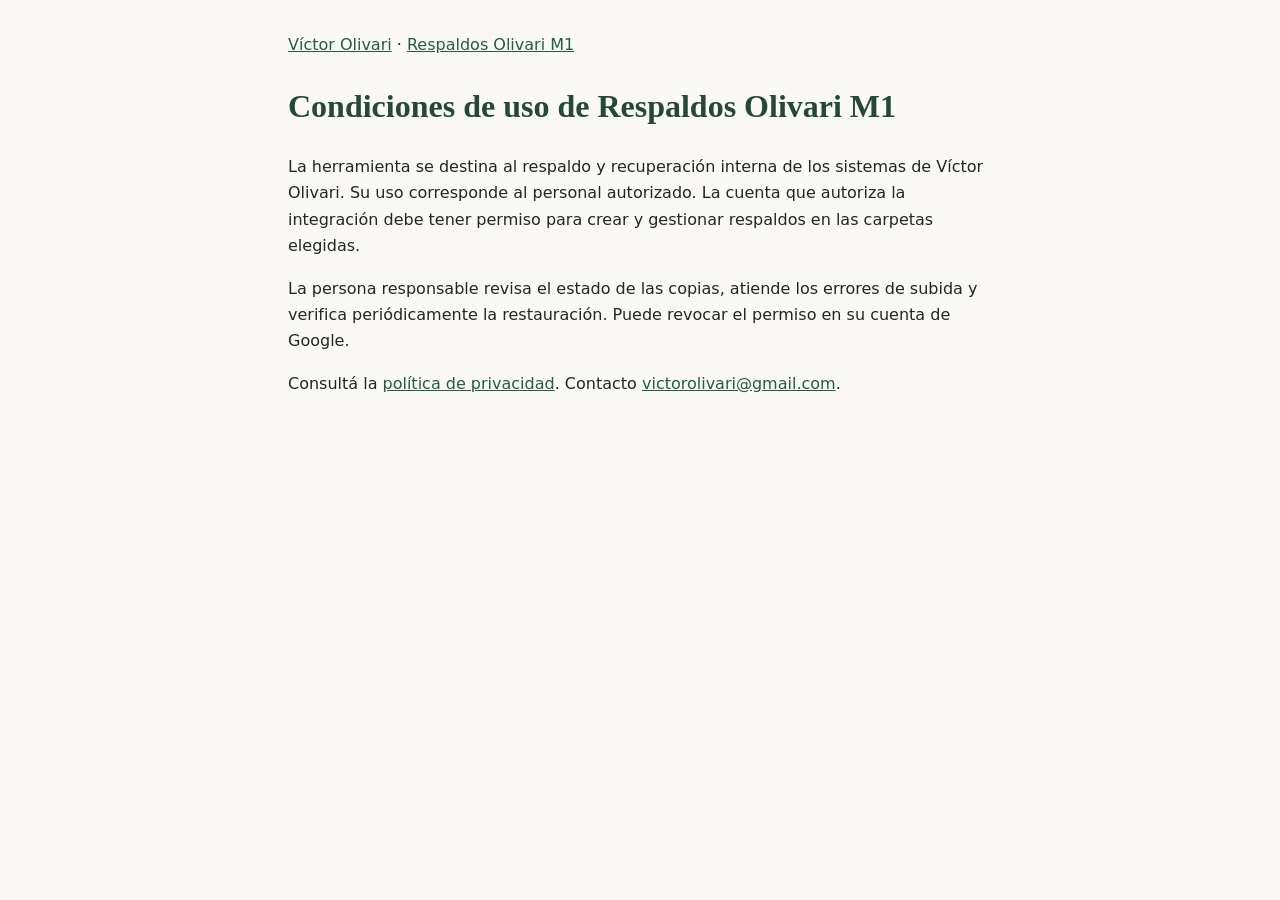
<file: respaldos-olivari/condiciones/index.html>
<!doctype html>
<html lang="es-AR"><head><meta charset="utf-8"><meta name="viewport" content="width=device-width, initial-scale=1"><title>Condiciones de uso de Respaldos Olivari M1 · Víctor Olivari</title><style>body{max-width:44rem;margin:2rem auto;padding:0 1rem;background:#faf9f6;color:#212626;font:1rem/1.65 system-ui,sans-serif}h1{font-family:Georgia,serif;color:#24483c}a{color:#245b4b}</style></head><body><nav><a href="/">Víctor Olivari</a> · <a href="/respaldos-olivari/">Respaldos Olivari M1</a></nav><main><h1>Condiciones de uso de Respaldos Olivari M1</h1><p>La herramienta se destina al respaldo y recuperación interna de los sistemas de Víctor Olivari. Su uso corresponde al personal autorizado. La cuenta que autoriza la integración debe tener permiso para crear y gestionar respaldos en las carpetas elegidas.</p><p>La persona responsable revisa el estado de las copias, atiende los errores de subida y verifica periódicamente la restauración. Puede revocar el permiso en su cuenta de Google.</p><p>Consultá la <a href="/respaldos-olivari/privacidad/">política de privacidad</a>. Contacto <a href="mailto:victorolivari@gmail.com">victorolivari@gmail.com</a>.</p></main></body></html>
</file>
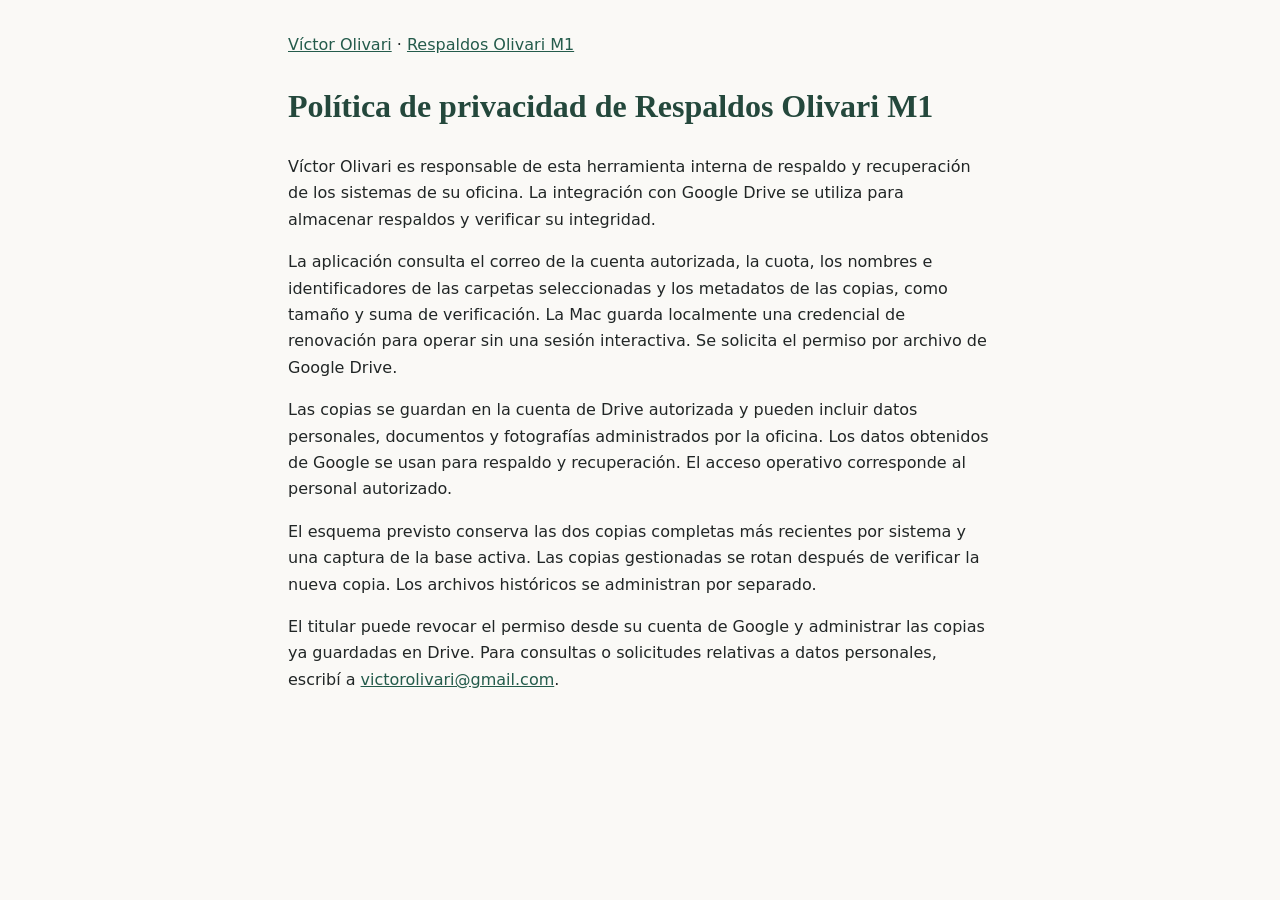
<file: respaldos-olivari/privacidad/index.html>
<!doctype html>
<html lang="es-AR"><head><meta charset="utf-8"><meta name="viewport" content="width=device-width, initial-scale=1"><title>Política de privacidad de Respaldos Olivari M1 · Víctor Olivari</title><style>body{max-width:44rem;margin:2rem auto;padding:0 1rem;background:#faf9f6;color:#212626;font:1rem/1.65 system-ui,sans-serif}h1{font-family:Georgia,serif;color:#24483c}a{color:#245b4b}</style></head><body><nav><a href="/">Víctor Olivari</a> · <a href="/respaldos-olivari/">Respaldos Olivari M1</a></nav><main><h1>Política de privacidad de Respaldos Olivari M1</h1><p>Víctor Olivari es responsable de esta herramienta interna de respaldo y recuperación de los sistemas de su oficina. La integración con Google Drive se utiliza para almacenar respaldos y verificar su integridad.</p><p>La aplicación consulta el correo de la cuenta autorizada, la cuota, los nombres e identificadores de las carpetas seleccionadas y los metadatos de las copias, como tamaño y suma de verificación. La Mac guarda localmente una credencial de renovación para operar sin una sesión interactiva. Se solicita el permiso por archivo de Google Drive.</p><p>Las copias se guardan en la cuenta de Drive autorizada y pueden incluir datos personales, documentos y fotografías administrados por la oficina. Los datos obtenidos de Google se usan para respaldo y recuperación. El acceso operativo corresponde al personal autorizado.</p><p>El esquema previsto conserva las dos copias completas más recientes por sistema y una captura de la base activa. Las copias gestionadas se rotan después de verificar la nueva copia. Los archivos históricos se administran por separado.</p><p>El titular puede revocar el permiso desde su cuenta de Google y administrar las copias ya guardadas en Drive. Para consultas o solicitudes relativas a datos personales, escribí a <a href="mailto:victorolivari@gmail.com">victorolivari@gmail.com</a>.</p></main></body></html>
</file>
<file: site-overrides.css>
/* Ajustes compartidos de marca, navegación y componentes editoriales. */
.page .site-nav .brand {
  display: inline-flex;
  align-items: center;
  gap: 10px;
  min-height: 48px;
  padding: 6px 10px 6px 7px;
  border: 1px solid rgba(103, 173, 213, .48);
  border-radius: 4px;
  color: var(--ocre);
  font-weight: 800;
  letter-spacing: .17em;
}

.page .site-nav .brand::before {
  content: '';
  width: 34px;
  height: 34px;
  flex: 0 0 34px;
  border-radius: 3px;
  background: url('/favicon.svg?v=20260909-2') center / contain no-repeat;
}

.page .site-nav .brand:hover,
.page .site-nav .brand:focus-visible {
  border-color: #67add5;
  color: var(--ink);
}

.page .practice-list {
  border-top: 0;
}

.page[data-page="BienesRaices"] .practice,
.page[data-page="Juridico"] .practice {
  overflow: hidden;
  min-width: 0;
  border-radius: 3px;
  transition: border-color .2s ease, background .2s ease, transform .2s ease;
}

.page[data-page="BienesRaices"] .practice summary,
.page[data-page="Juridico"] .practice summary {
  display: flex;
  align-items: center;
  justify-content: space-between;
  gap: 14px;
  min-height: 72px;
  list-style: none;
  cursor: pointer;
}

.page[data-page="BienesRaices"] .practice summary::-webkit-details-marker,
.page[data-page="Juridico"] .practice summary::-webkit-details-marker {
  display: none;
}

.page[data-page="BienesRaices"] .practice summary::after,
.page[data-page="Juridico"] .practice summary::after {
  content: '+';
  display: grid;
  place-items: center;
  width: 28px;
  height: 28px;
  flex: 0 0 28px;
  border: 1px solid currentColor;
  border-radius: 50%;
  font: 700 1rem/1 Arial, sans-serif;
}

.page[data-page="BienesRaices"] .practice[open] summary::after,
.page[data-page="Juridico"] .practice[open] summary::after {
  content: '−';
}

.page[data-page="BienesRaices"] .practice:hover,
.page[data-page="BienesRaices"] .practice:focus-within {
  border-color: var(--rojo);
  background: rgba(201, 133, 121, .11);
}

.page[data-page="Juridico"] .practice:hover,
.page[data-page="Juridico"] .practice:focus-within {
  border-color: var(--gris);
  background: rgba(186, 197, 202, .1);
}

.page .mentor-method {
  position: relative;
  display: grid;
  grid-template-columns: 1fr;
  gap: 0;
  padding: 14px 12px;
}

.page .mentor-step {
  min-height: 190px;
  margin: 0;
  padding: 42px 28px 30px 66px;
  border: 2px solid rgba(180, 167, 202, .65);
  background: linear-gradient(145deg, rgba(180, 167, 202, .14), rgba(28, 34, 39, .96));
}

.page .mentor-step:nth-child(1) { margin-right: 24px; transform: rotate(-.6deg); }
.page .mentor-step:nth-child(2) { margin: -2px 0 -2px 24px; transform: rotate(.45deg); }
.page .mentor-step:nth-child(3) { margin-right: 24px; transform: rotate(-.35deg); }

.page .mentor-step::before,
.page .mentor-step:nth-child(n+2)::before {
  left: 26px;
  top: 24px;
  font-weight: 800;
}

.page .mentor-step:not(:last-child)::after {
  content: '+';
  position: absolute;
  left: 50%;
  bottom: -18px;
  z-index: 4;
  display: grid;
  place-items: center;
  width: 36px;
  height: 36px;
  border: 3px solid var(--deep);
  border-radius: 50%;
  background: var(--violeta);
  color: #111519;
  font: 800 1.2rem/1 Arial, sans-serif;
}

.page .mentor-proof {
  border-radius: 3px;
}

.page .mentor-proof strong {
  font-weight: 800;
}

.page .personal-socials {
  display: grid;
  grid-template-columns: repeat(3, minmax(0, 1fr));
  gap: 8px;
  margin-top: 10px;
}

.page[data-page="Main"] .about .personal-socials .text-link {
  width: 100%;
  min-width: 0;
  margin: 0;
  padding: 10px 9px;
  justify-content: center;
  gap: 7px;
  font-size: .84rem;
  white-space: nowrap;
}

.page .personal-socials .social-logo {
  display: inline-flex;
  width: 24px;
  height: 24px;
  flex: 0 0 24px;
  align-items: center;
  justify-content: center;
  color: #67add5;
}

.page .personal-socials .social-logo svg {
  width: 22px;
  height: 22px;
  fill: currentColor;
}

@media (min-width: 700px) {
  .page .mentor-method {
    grid-template-columns: repeat(3, minmax(0, 1fr));
    padding: 22px 26px 34px;
  }

  .page .mentor-step {
    min-height: 260px;
    margin: 0 -1px 0 0;
    padding: 66px 28px 30px;
  }

  .page .mentor-step:nth-child(1) { margin: 0 -1px 18px 0; transform: translateX(14px) rotate(-.7deg); }
  .page .mentor-step:nth-child(2) { margin: 18px -1px 0; transform: none; }
  .page .mentor-step:nth-child(3) { margin: 0 0 18px -1px; transform: translateX(-14px) rotate(.7deg); }

  .page .mentor-step:not(:last-child)::after {
    left: auto;
    right: -19px;
    top: 50%;
    bottom: auto;
  }

  .page .personal-socials {
    max-width: 650px;
  }
}

@media (max-width: 699px) {
  .page .site-nav .brand {
    gap: 8px;
    min-height: 46px;
    padding: 5px 8px 5px 6px;
    font-size: .86rem;
    letter-spacing: .14em;
  }

  .page .site-nav .brand::before {
    width: 32px;
    height: 32px;
    flex-basis: 32px;
  }

  .page[data-page="Main"] .about .story-link {
    width: 100%;
  }
}

@media (max-width: 380px) {
  .page[data-page="Main"] .about .personal-socials .text-link {
    font-size: 0;
  }

  .page[data-page="Main"] .about .personal-socials .social-logo {
    width: 28px;
    height: 28px;
    flex-basis: 28px;
  }
}

/* Ajustes editoriales finales por área. */
.page .site-nav .brand::before {
  width: 38px;
  height: 30px;
  flex-basis: 38px;
  background-size: 100% 100%;
}

.page[data-page="BienesRaices"] .b-br {
  background: var(--rojo);
  border-color: var(--rojo);
  color: #fff;
}

/* Tasaciones: el botón queda neutro y se pinta con el rojo de los segmentos
   al pasar el mouse. Texto oscuro: el blanco sobre ese rojo no llega al
   contraste mínimo para leerse bien. */
.page[data-page="Tasaciones"] main .b:hover,
.page[data-page="Tasaciones"] main .b:focus-visible {
  background: var(--rojo);
  border-color: var(--rojo);
  color: #131618;
}

.page[data-page="BienesRaices"] .b-tas:hover,
.page[data-page="BienesRaices"] .b-tas:focus-visible {
  border-color: var(--rojo);
  box-shadow: 0 0 0 2px rgba(201, 133, 121, .22);
}

.page[data-page="Capacitaciones"] .course-catalog-link,
.page[data-page="Capacitaciones"] .b-cap[href^="https://olivari-capacitaciones"] {
  background: var(--verde);
  border-color: var(--verde);
  color: #101518;
}

.page[data-page="Capacitaciones"] .b-cap[href^="https://wa.me"]:hover,
.page[data-page="Capacitaciones"] .b-cap[href^="https://wa.me"]:focus-visible {
  border-color: var(--verde);
  box-shadow: 0 0 0 2px rgba(141, 189, 195, .22);
}

.page .mentor-hero .primary,
.page .mentor-cta .primary {
  background: var(--violeta);
  border-color: var(--violeta);
  color: #101518;
}

.page .mentor-case .lbl {
  color: var(--violeta) !important;
}

.page[data-page="SobreMi"] .phero .lbl,
.page[data-page="SobreMi"] main > .wrap > div > .lbl,
.page[data-page="SobreMi"] .family-story .lbl,
.page[data-page="SobreMi"] .course-carousel .lbl {
  font-weight: 800;
}

.page[data-page="SobreMi"] .about-creds {
  background: var(--panel);
  padding-top: 26px;
  padding-bottom: 26px;
  border-top: 1px solid var(--line);
  border-bottom: 1px solid var(--line);
}

.page[data-page="SobreMi"] .about-creds .creds-list {
  display: grid;
  grid-template-columns: repeat(4, minmax(0, 1fr));
  gap: 12px;
  width: 100%;
  color: var(--ink);
}

.page[data-page="SobreMi"] .about-creds .cred-item {
  display: flex;
  flex-direction: column;
  gap: 4px;
  min-height: 78px;
  padding: 13px 15px;
  border: 1px solid var(--line);
  border-left-width: 4px;
  background: rgba(255, 255, 255, .025);
}

.page[data-page="SobreMi"] .about-creds .cred-domain {
  font-size: .75rem;
  font-weight: 700;
  line-height: 1.35;
  letter-spacing: .11em;
  text-transform: uppercase;
}

.page[data-page="SobreMi"] .about-creds .cred-realestate { border-left-color: var(--rojo); }
.page[data-page="SobreMi"] .about-creds .cred-law { border-left-color: #67add5; }
.page[data-page="SobreMi"] .about-creds .cred-realestate .cred-domain,
.page[data-page="SobreMi"] .about-creds .cred-realestate strong { color: var(--rojo); }
.page[data-page="SobreMi"] .about-creds .cred-law .cred-domain,
.page[data-page="SobreMi"] .about-creds .cred-law strong { color: #67add5; }

.page[data-page="Trayectoria"] main > details > summary.wrap {
  padding-top: 12px !important;
  padding-bottom: 12px !important;
  min-height: 58px;
}

.page[data-page="Trayectoria"] main > details > div > .wrap {
  padding-top: 18px !important;
}

.page[data-page="Contacto"] .contact-institution {
  padding-top: 0 !important;
}

.page[data-page="Contacto"] .contact-orientations {
  padding-bottom: 24px !important;
}

.page[data-page="Contacto"] .b-men {
  background: #67add5;
  border-color: #67add5;
  color: #101518;
}

@media (max-width: 699px) {
  .page .site-nav .brand::before {
    width: 36px;
    height: 28px;
    flex-basis: 36px;
  }

  .page[data-page="SobreMi"] .about-creds .creds-list {
    grid-template-columns: 1fr;
  }
}

/* ── Texto justificado ──────────────────────────────────────────────────────
   Pedido de Víctor, 20/09/2026. `hyphens: auto` es imprescindible: sin cortar
   palabras, el justificado en castellano abre huecos enormes entre palabras.
   Funciona porque las páginas declaran lang="es".
   Se deja alineado a la izquierda lo que vive en columnas angostas o en líneas
   sueltas, donde justificar sólo separa las palabras sin ganar nada. */
.page main .body,
.page main .relato p {
  text-align: justify;
  hyphens: auto;
}

.page main .card .body,
.page main .tas-metodo .body,
.page main .unit .body,
.page main .tas-cta p,
.page main .chip,
.page main .lbl,
.page main .aviso-form,
.page main figcaption,
.page main .falta {
  text-align: left;
  hyphens: manual;
}
</file>
